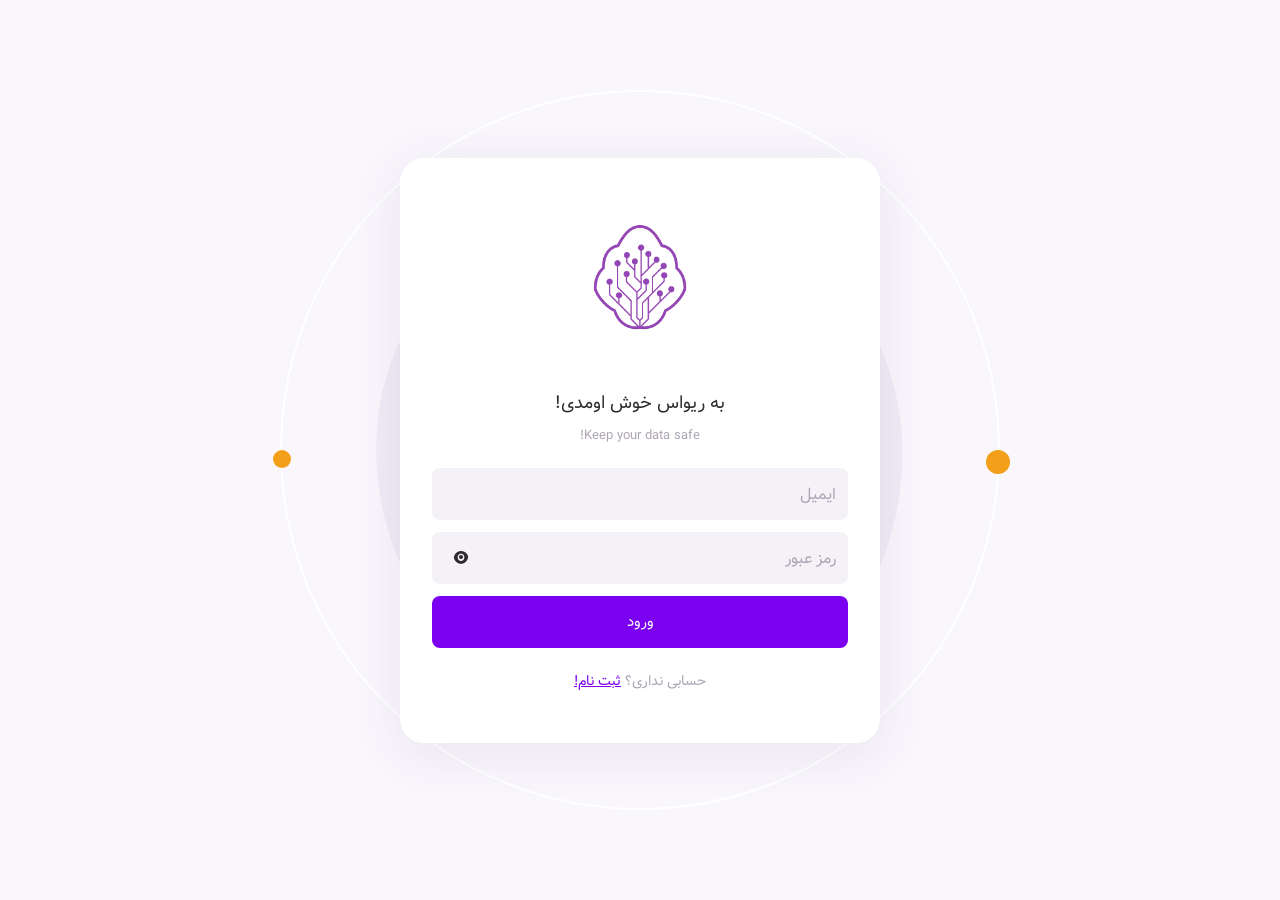
<file: Front/index.html>
<!DOCTYPE html>
<html lang="fa" dir="rtl">
  <head>
    <meta charset="UTF-8">
    <meta http-equiv="X-UA-Compatible" content="IE=edge" >
    <meta name="viewport" content="width=device-width, initial-scale=1.0" >
    <title>Login page</title>
    <link rel="stylesheet" href="./css/mainlog.css" >
    <!-- <link rel="preconnect" href="https://fonts.googleapis.com" >
    <link rel="preconnect" href="https://fonts.gstatic.com" crossorigin >
    <link
      href="https://fonts.googleapis.com/css2?family=Poppins:wght@300;400;500&display=swap"
      rel="stylesheet">
    <link
      rel="stylesheet"
      href="https://fonts.googleapis.com/css2?family=Material+Symbols+Outlined:opsz,wght,FILL,GRAD@24,400,0,0"> -->
      <link rel="stylesheet" href="./fonts/remixicon.css">
  </head>
  <body>
    <div class="container">

      <img src="image/blob.svg" class="blob" />
      <div class="orbit"></div>

      <div class="log--page sign-in-div">
        <div class="image-login-top">
          <img src="./image/rivas2.png" />
        </div>
        <div class="h-tag-top">
          <h2>به ریواس خوش اومدی!</h2>
          <h3 id="sign-in-error">Keep your data safe!</h3>
        </div>
        <form class="form">
          <div class="textbox">
            <input required type="text" id="sign-in-email">
            <label>ایمیل</label>
          </div>
          <div class="textbox">
            <input required  type="text" id="sign-in-password" >
             <div class="eye-icon" >
               <i class="ri-eye-fill" id="eye-icon-sign-in"></i>
             </div>
            <label>رمز عبور</label>
          </div>
          <button type="submit" id="subbtn-login">ورود</button>
        </form>
        <p class="footer">حسابی نداری؟ <a href="./upload.html">ثبت نام!</a></p>
      </div>
    </div>
    <script src="./js/jQuery.js"></script>
    <script src="./js/api-config.js"></script>
    <script src="./js/log.js"></script>
  </body>
</html>
</file>
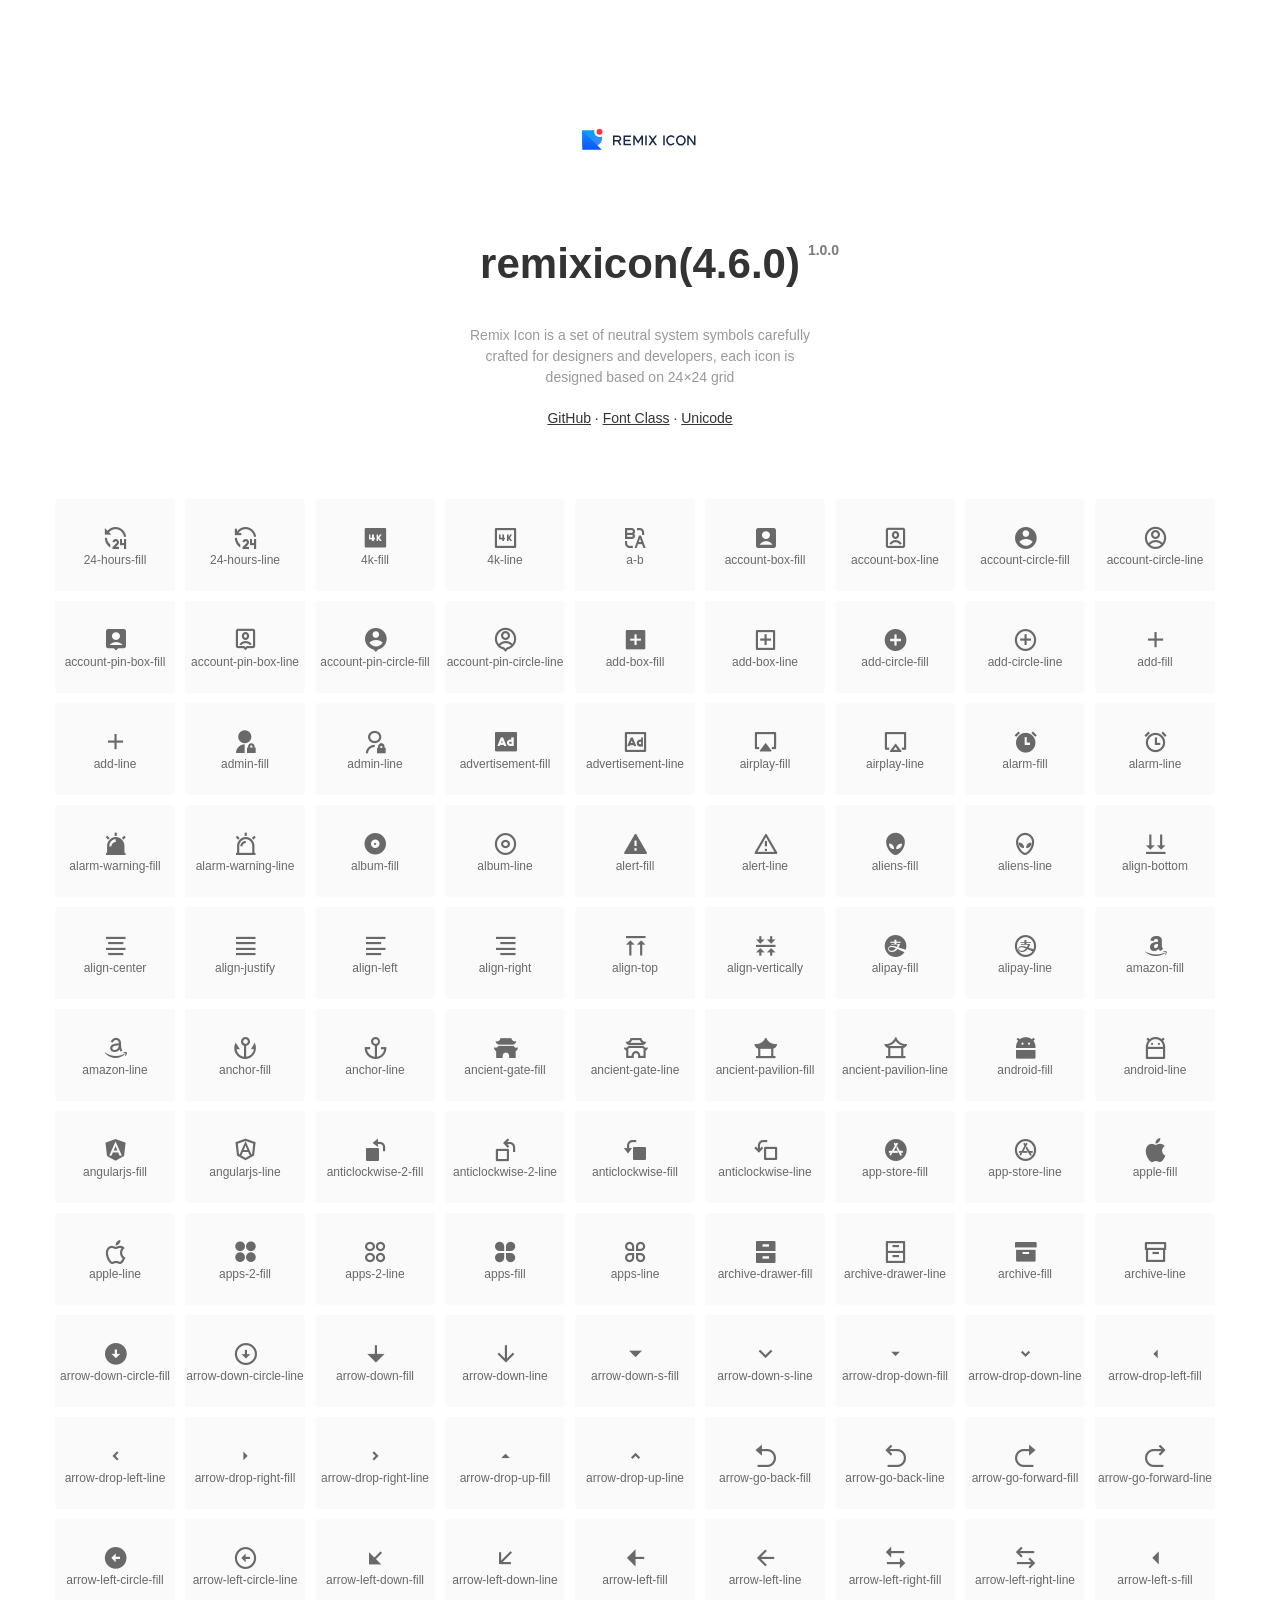
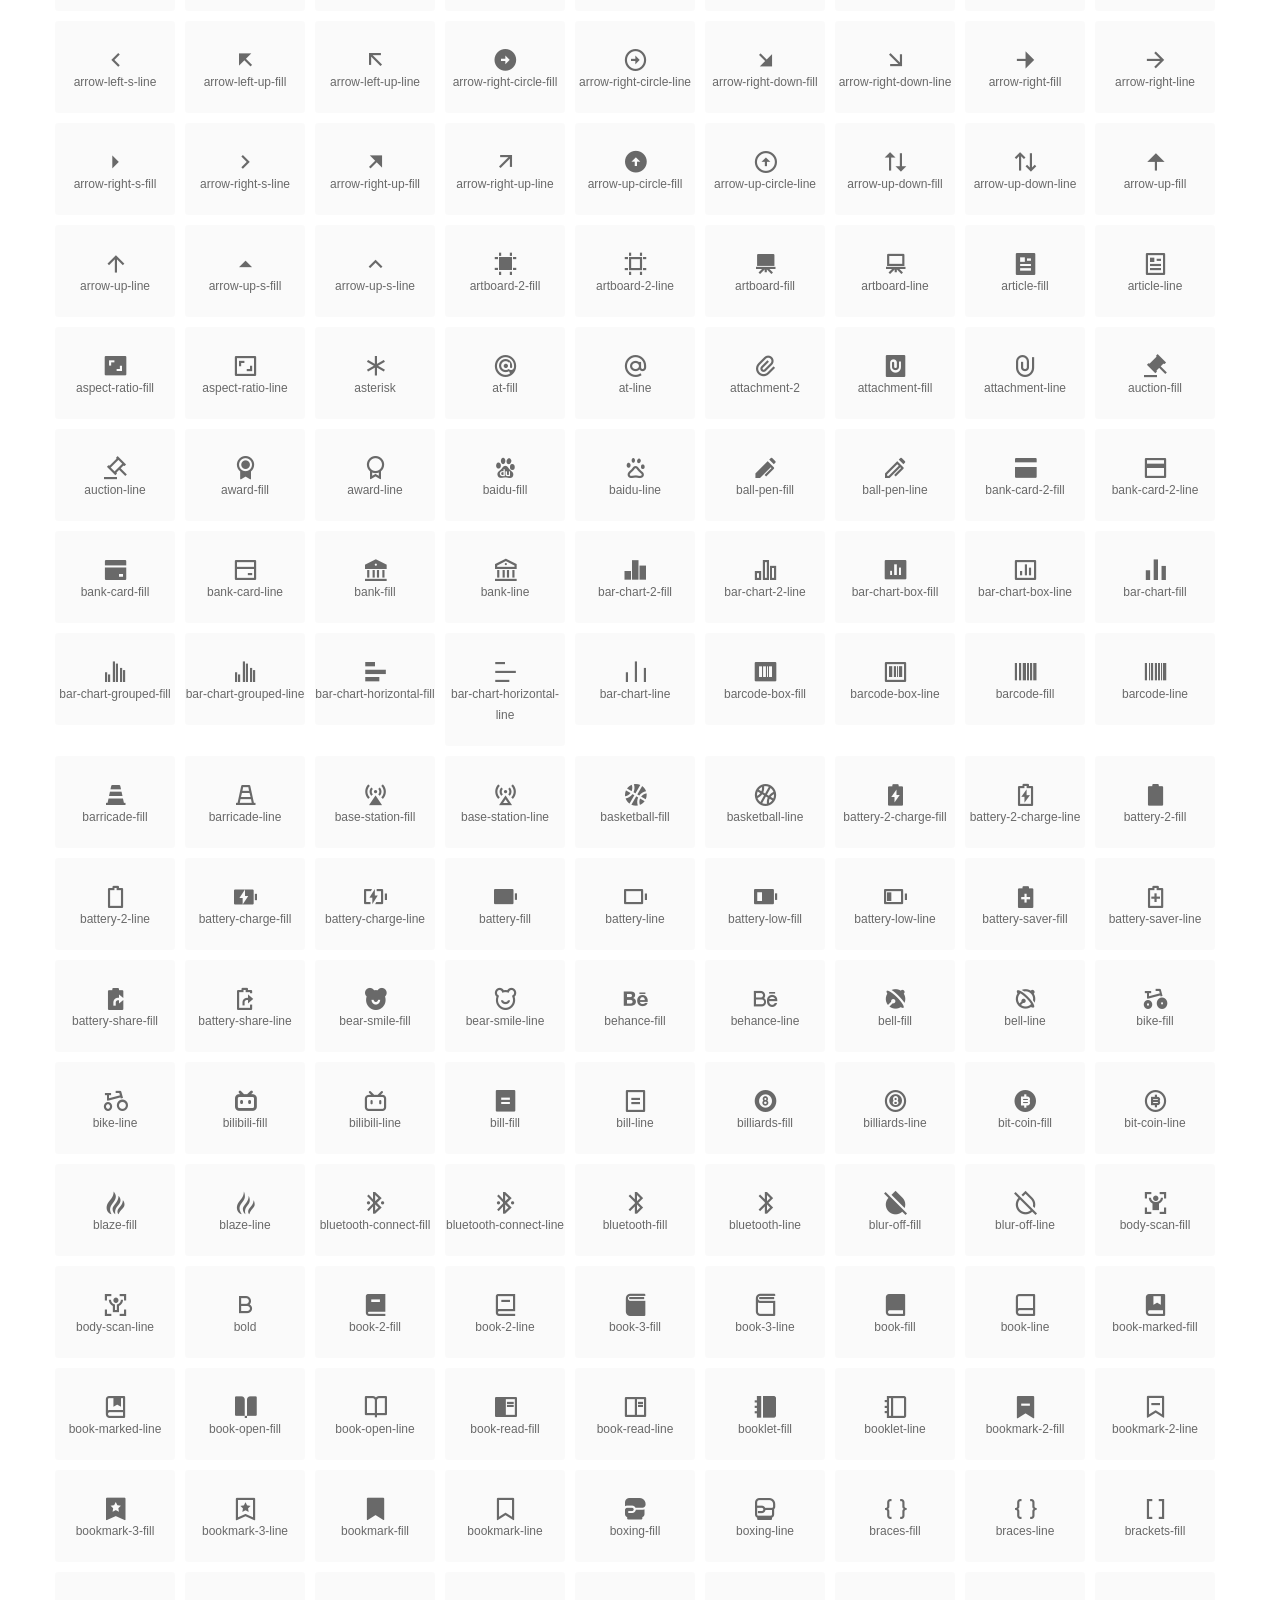
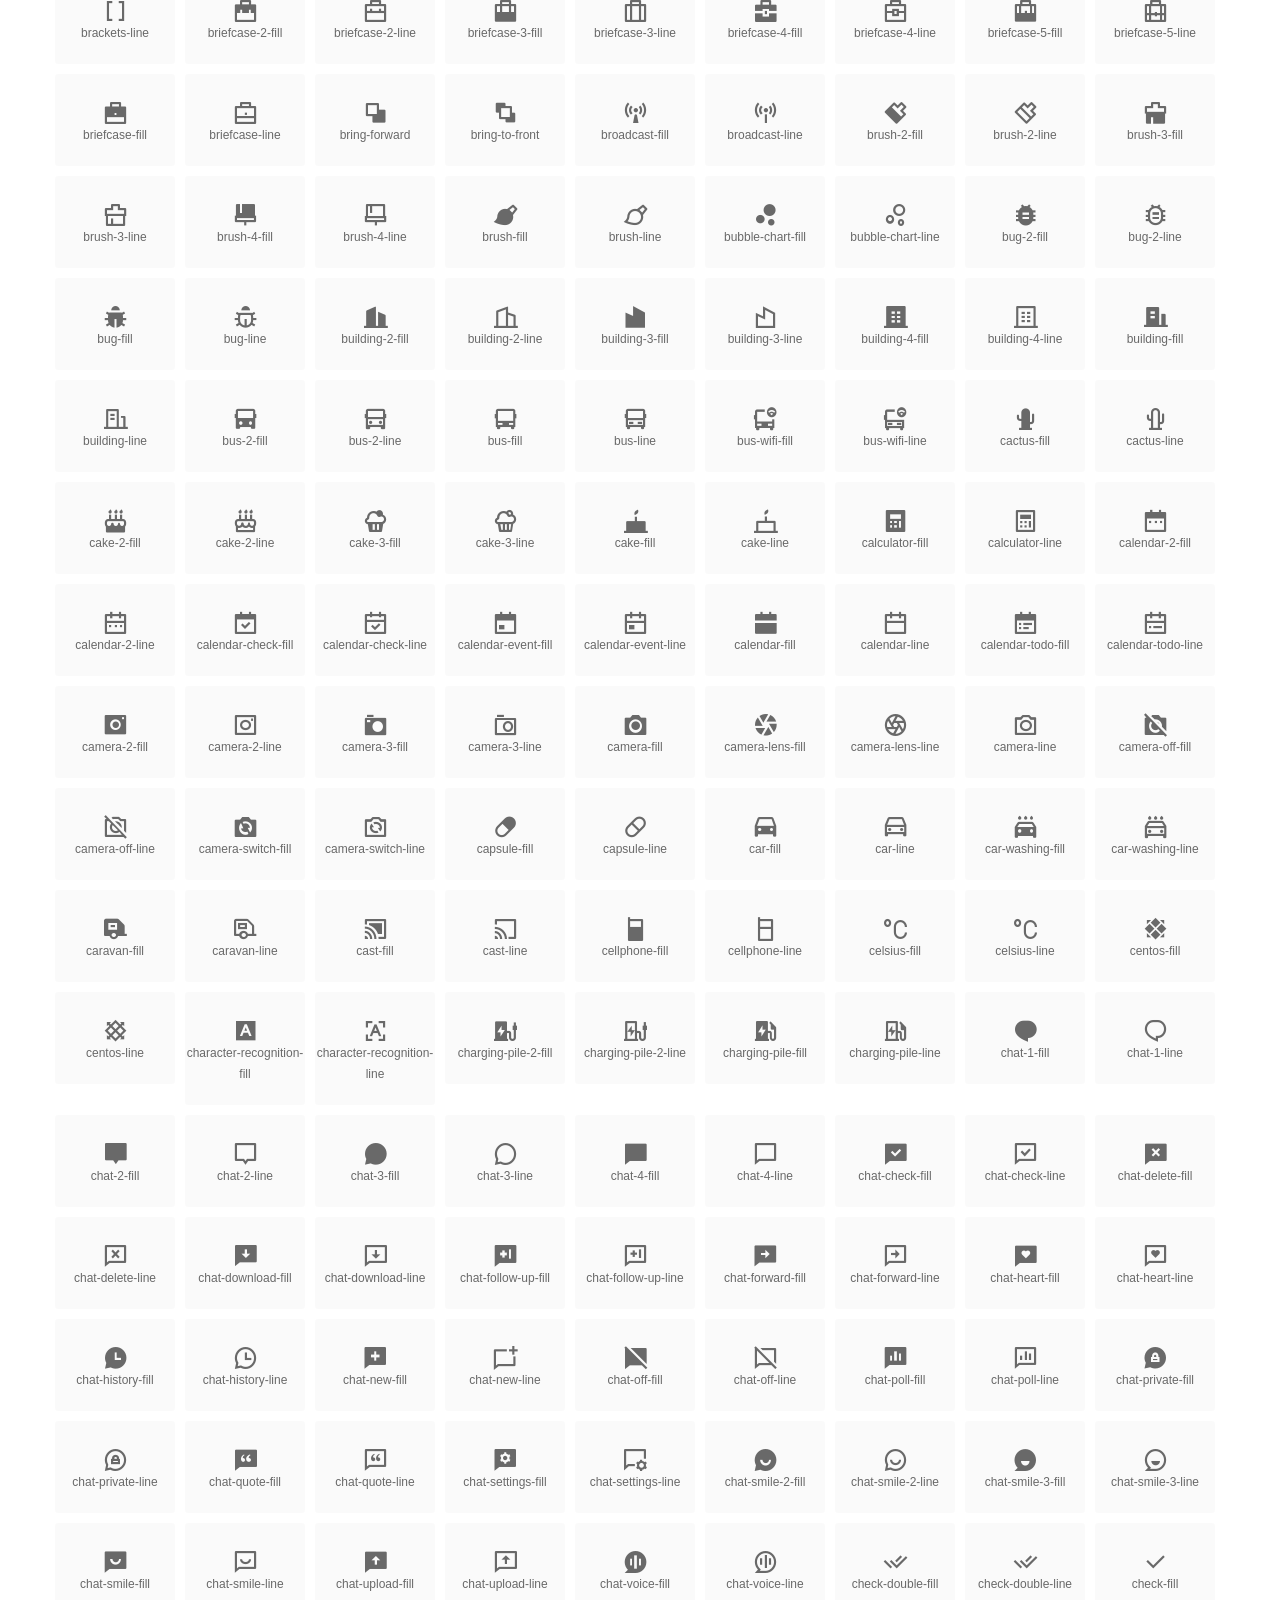
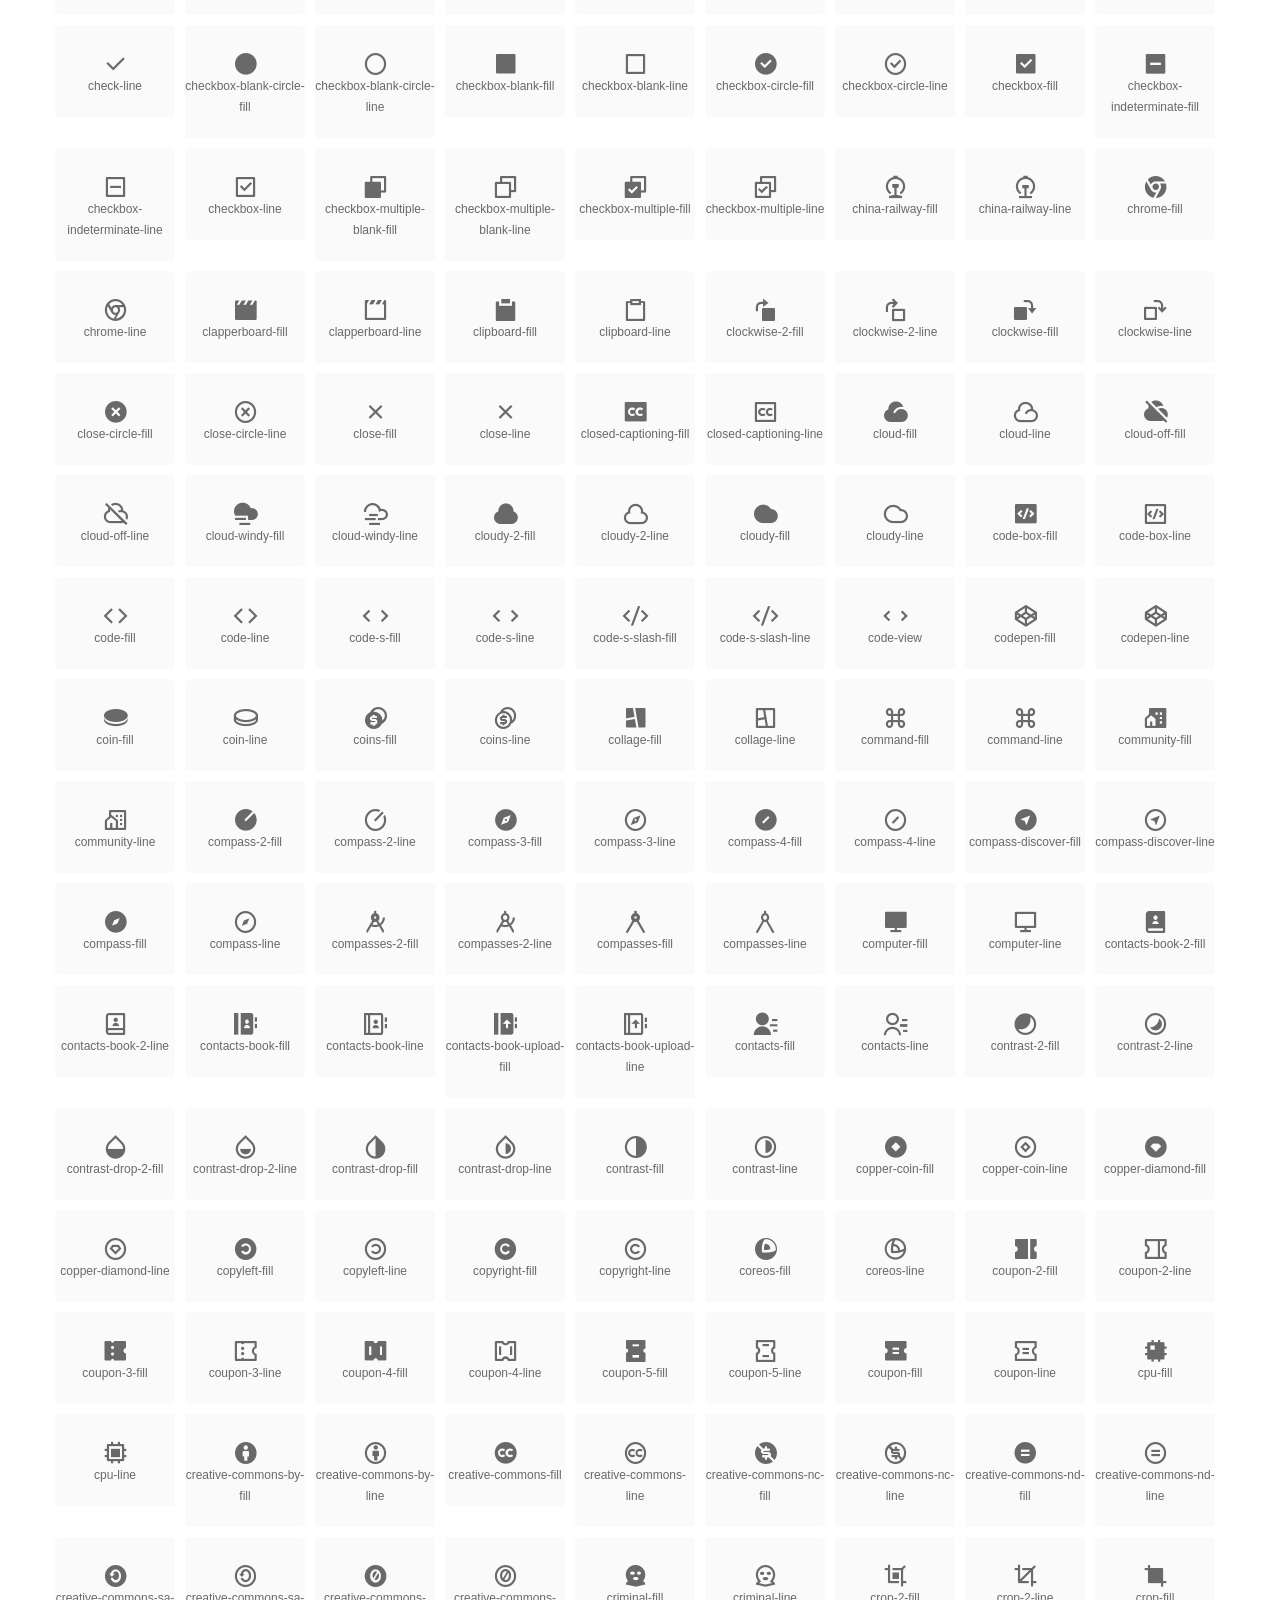
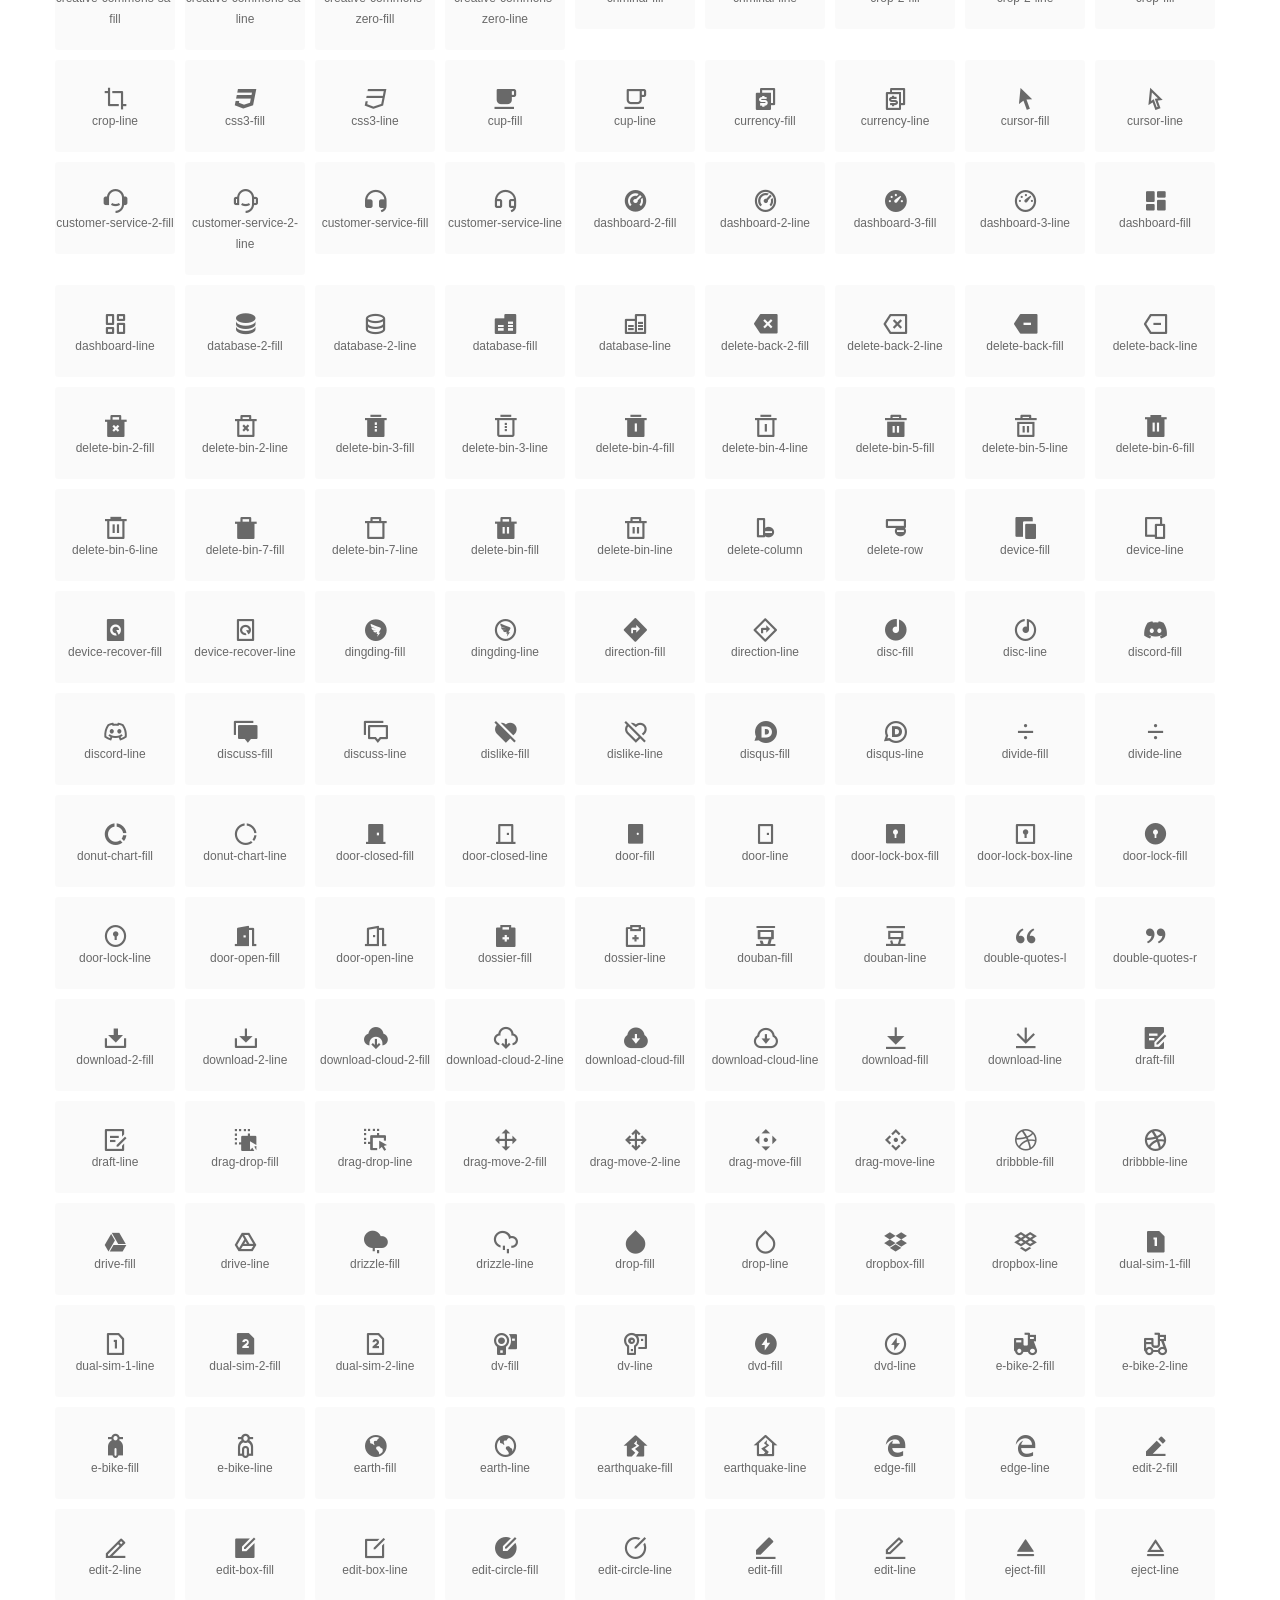
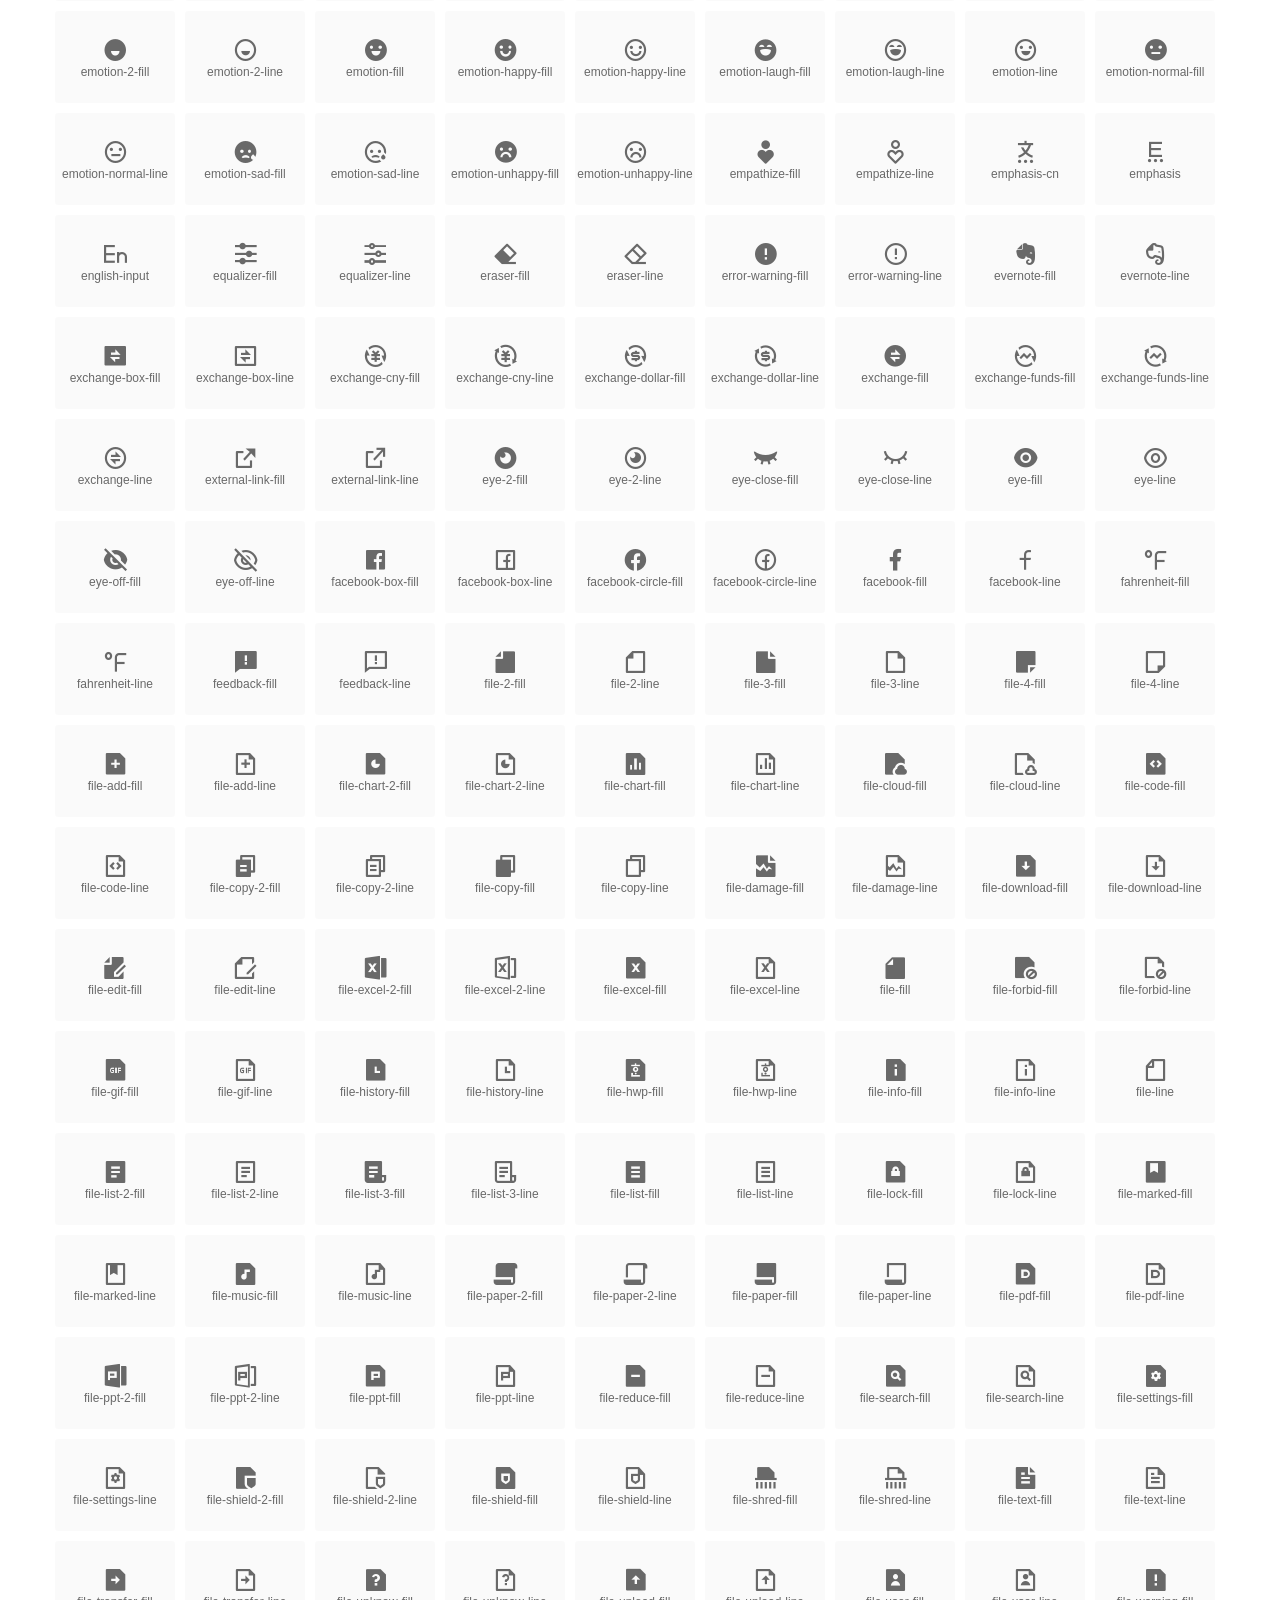
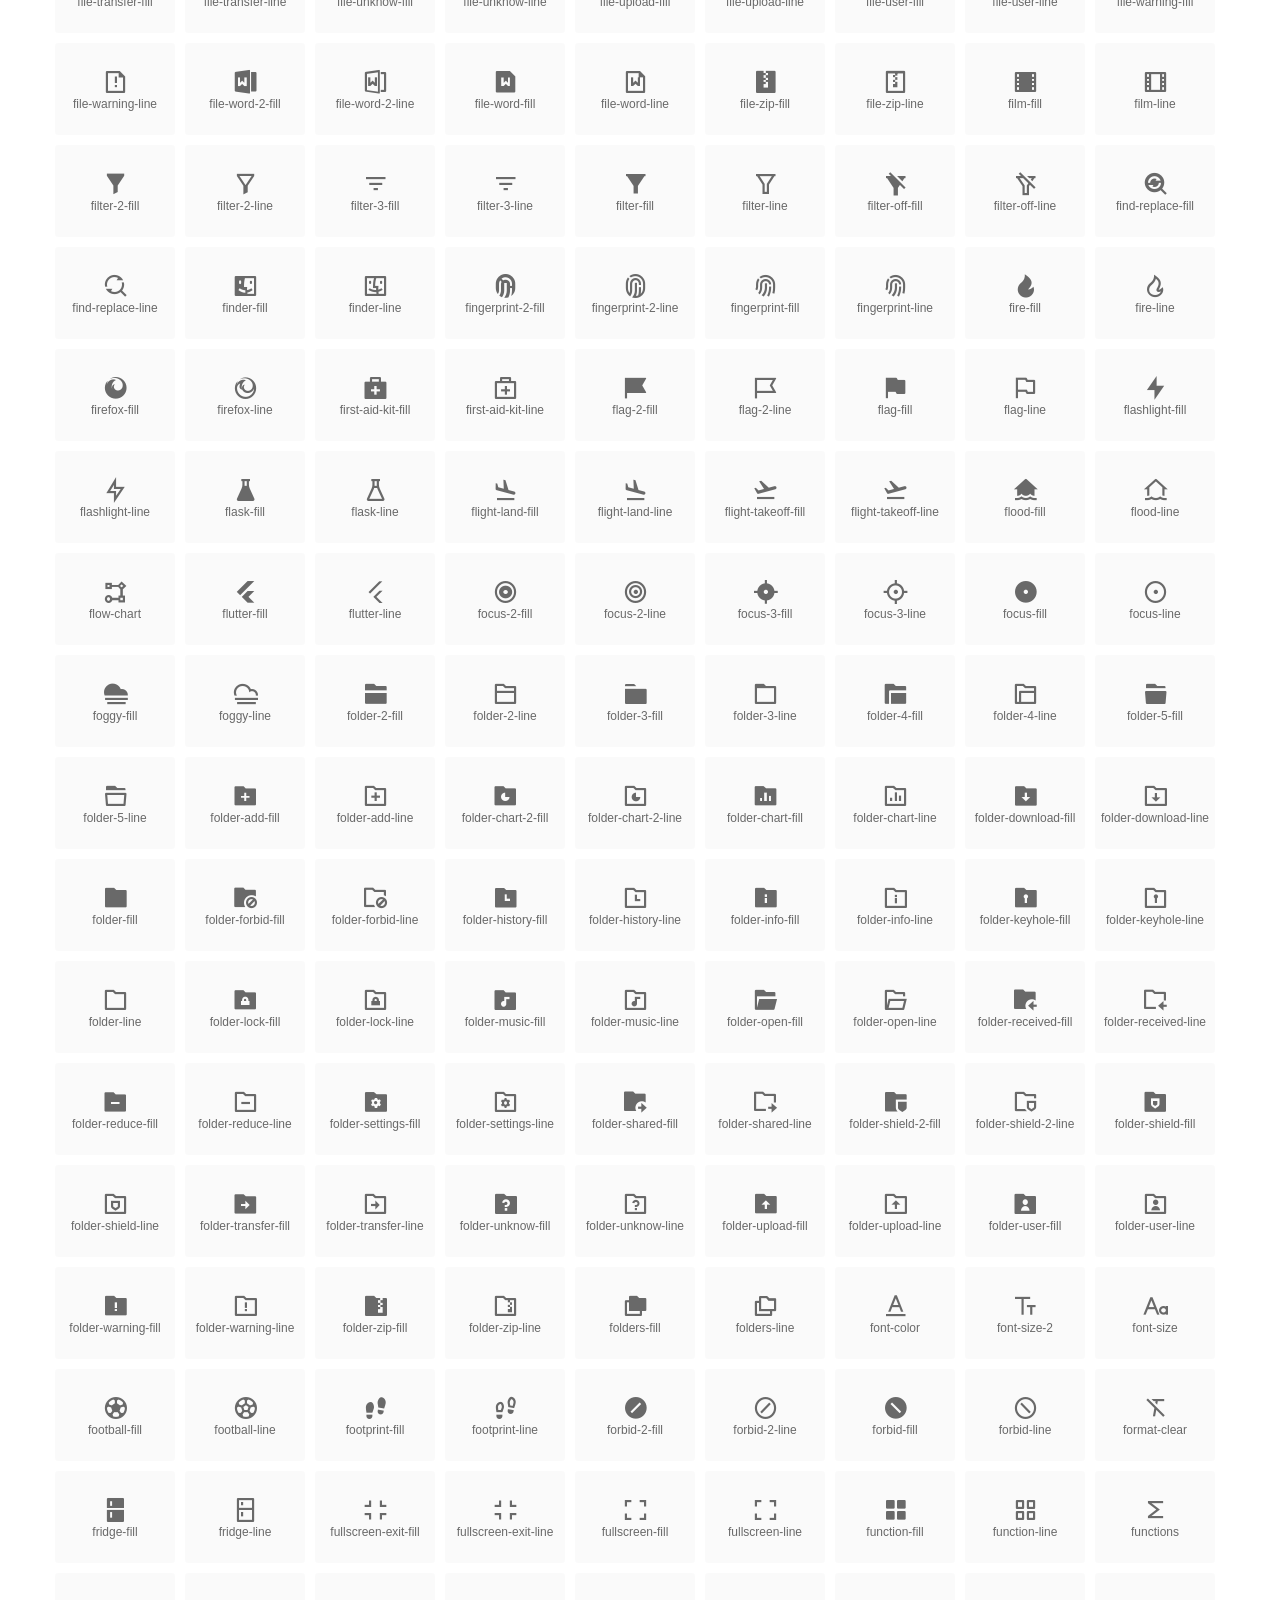
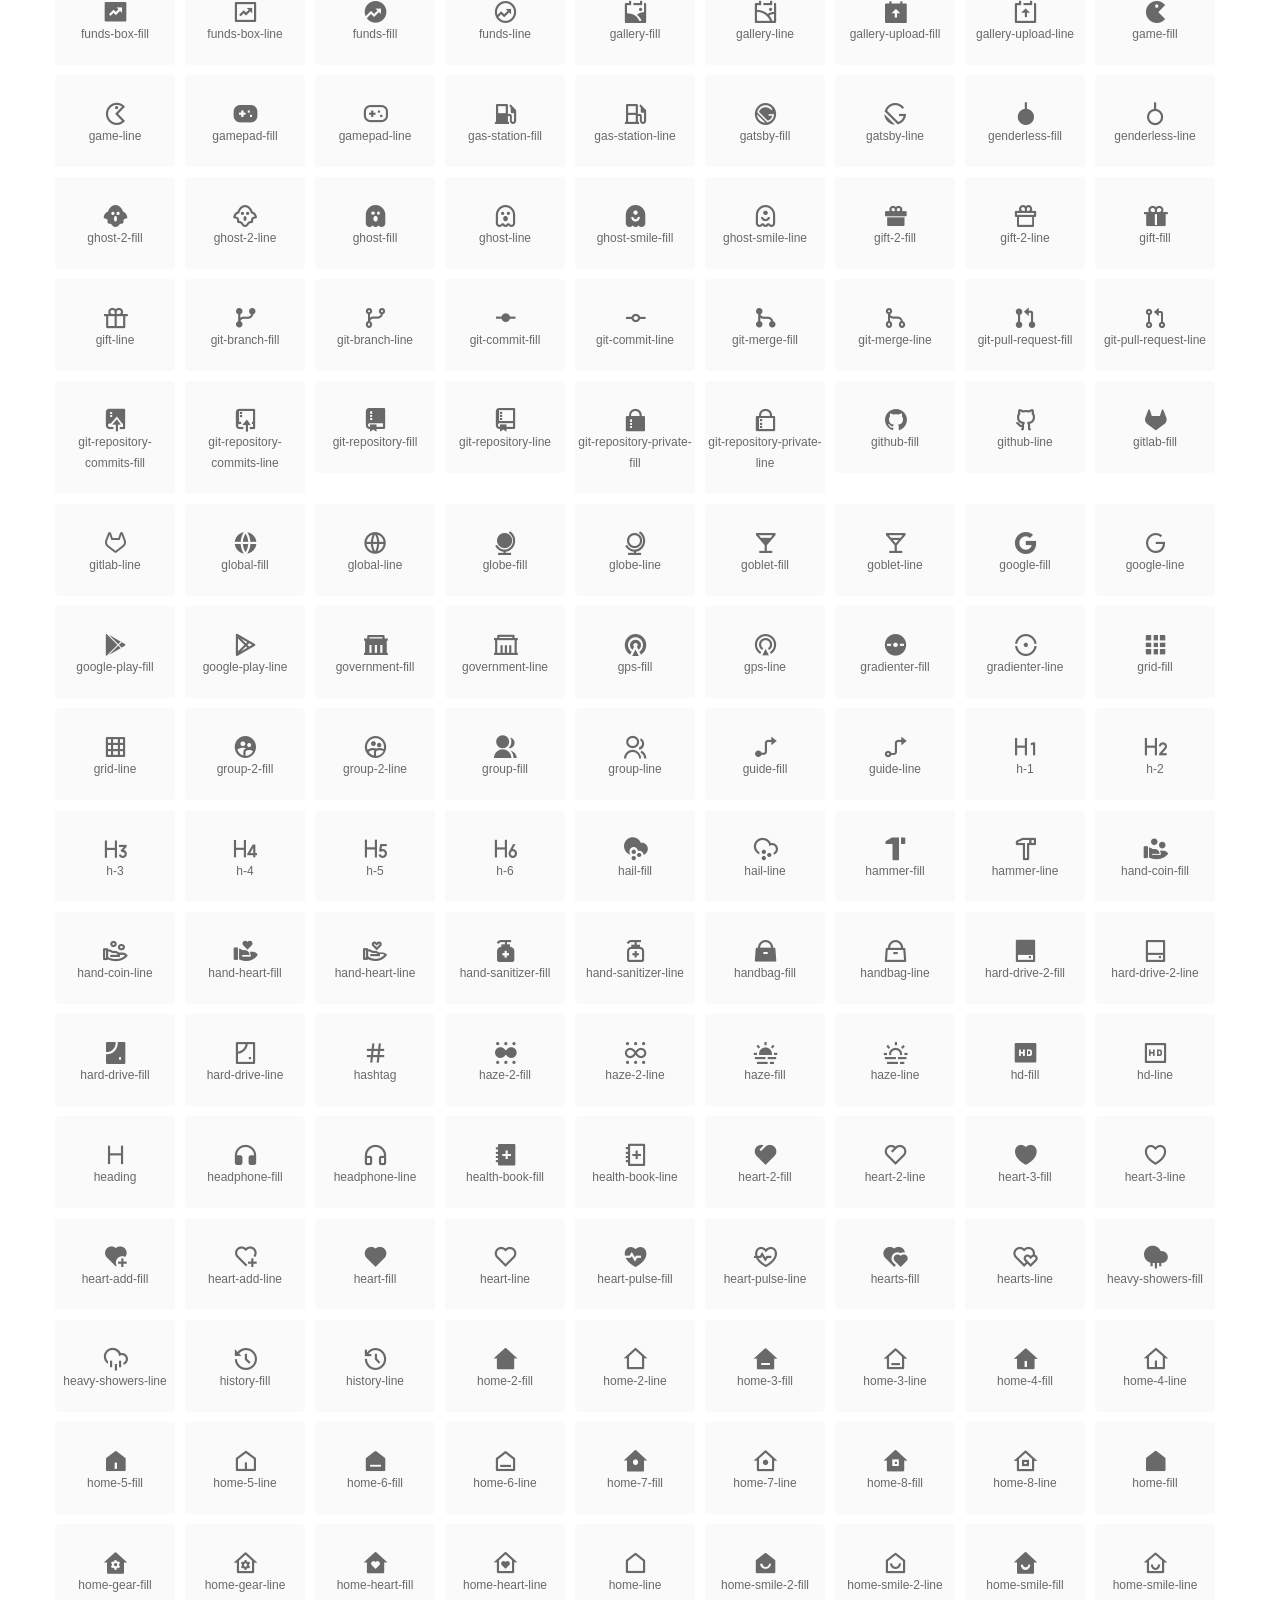
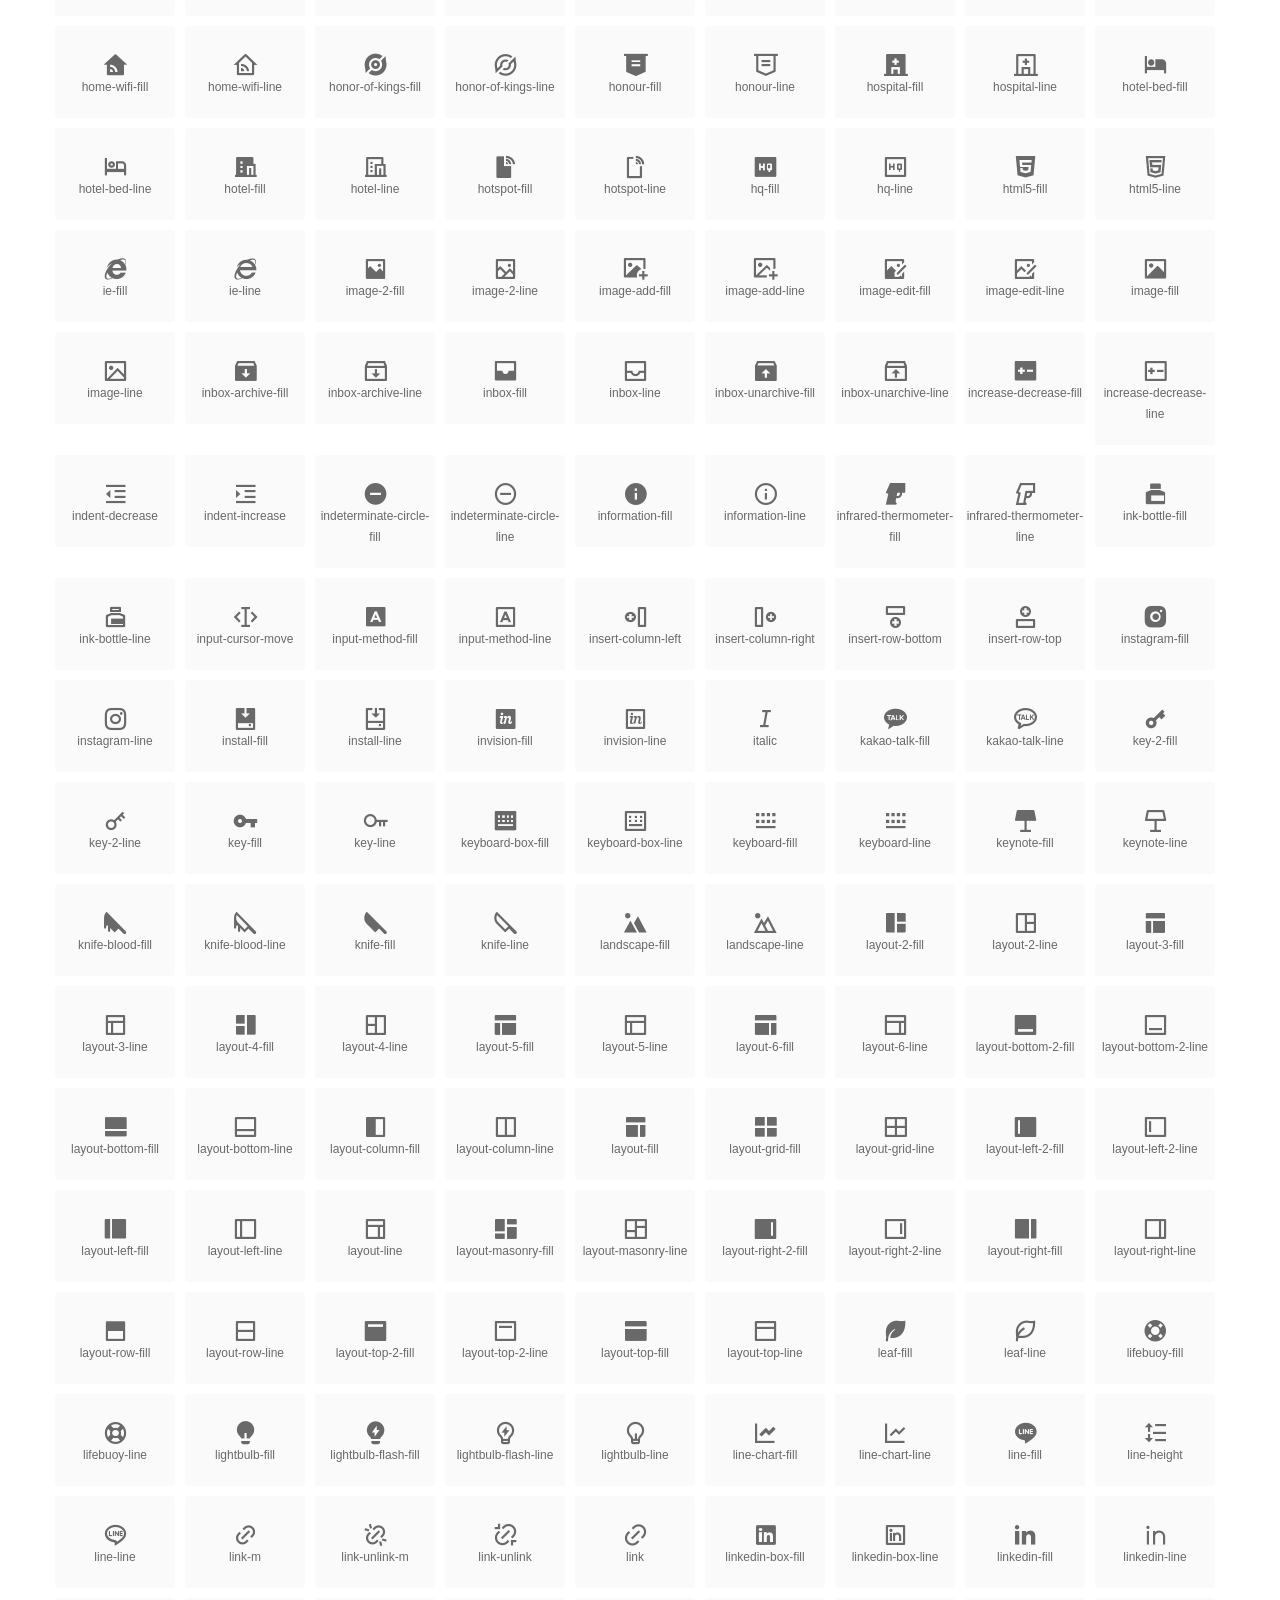
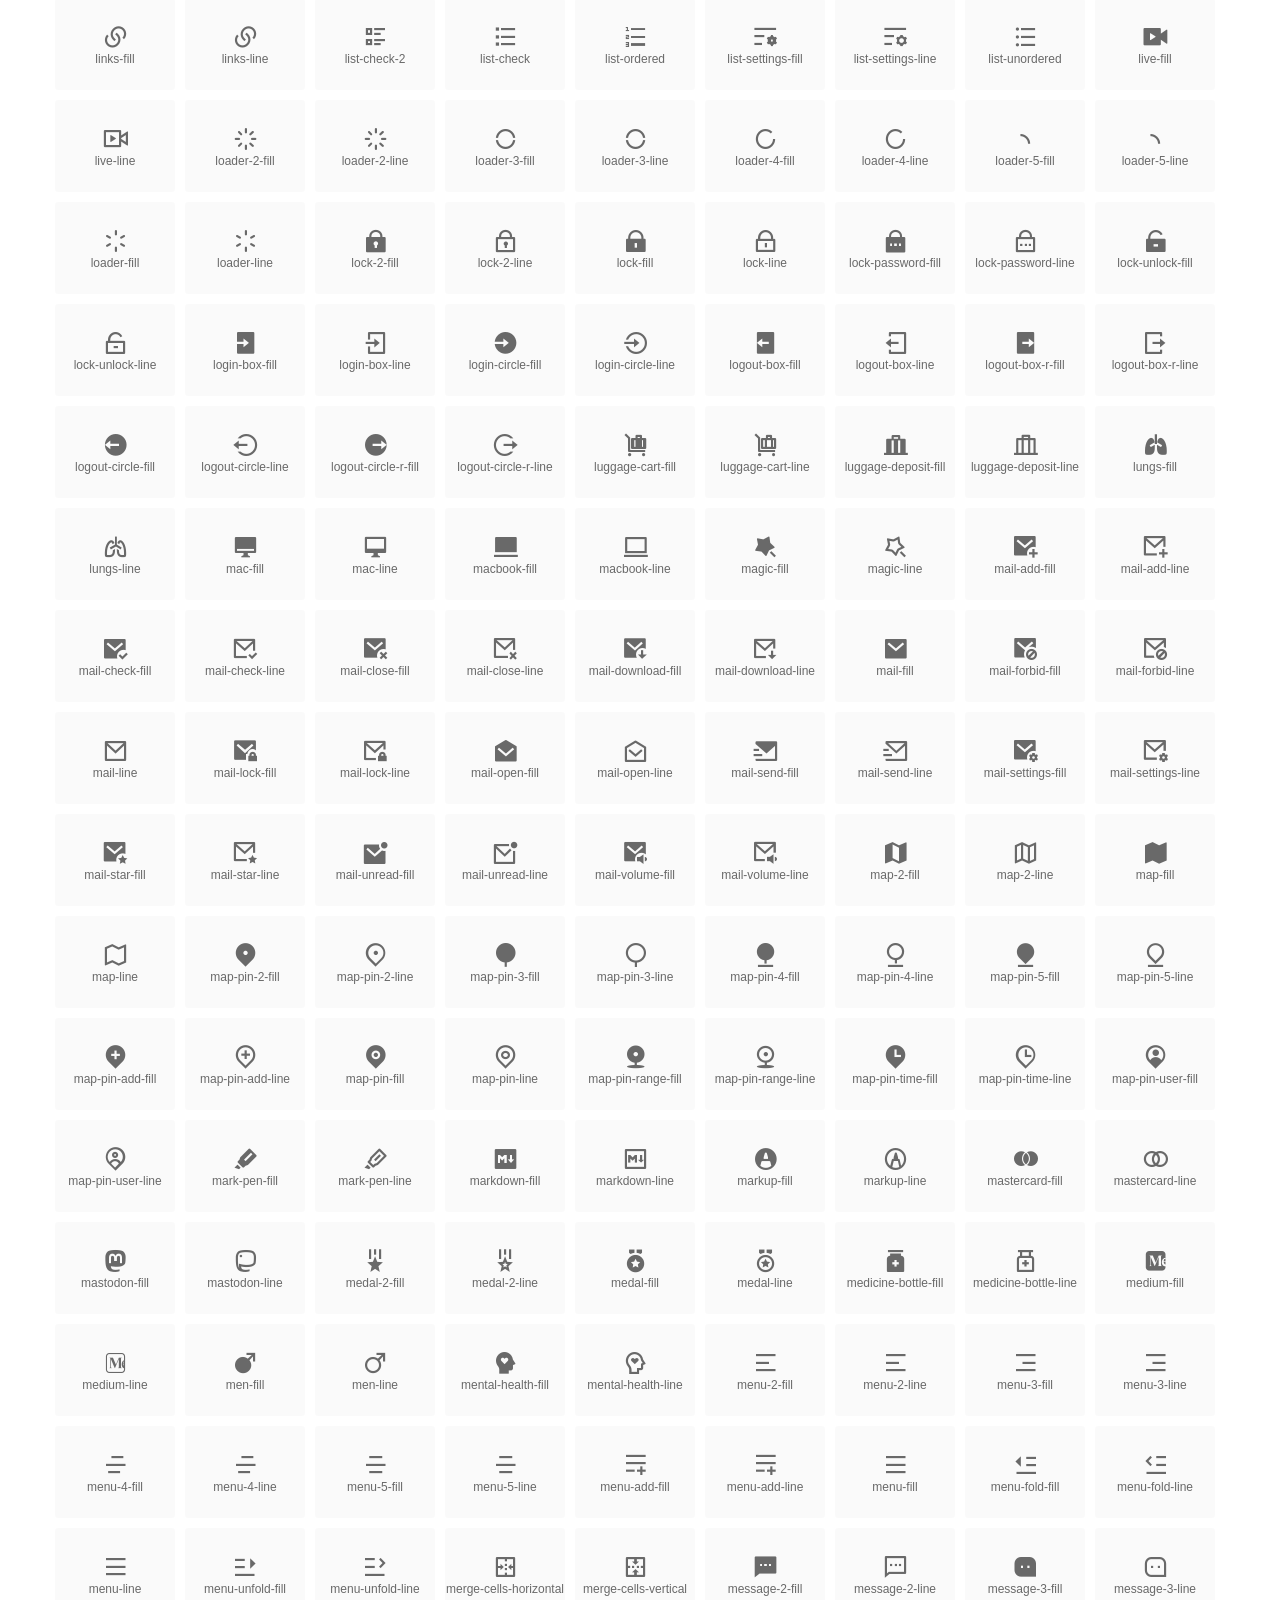
<file: Front/fonts/index.html>
<!DOCTYPE html>
<html lang="en">
<head>
  <meta charset="UTF-8">
  <title>remixicon(4.6.0)</title>
  <meta name="viewport" content="width=device-width,minimum-scale=1.0,maximum-scale=1.0,user-scalable=no">
   
  <meta name="description" content="Remix Icon is a set of neutral system symbols carefully crafted for designers and developers, each icon is designed based on 24×24 grid">
   
  <meta name="keywords" content="remixicon,TTF,EOT,WOFF,WOFF2,SVG">
  
  
  
  <link rel="stylesheet" href="remixicon.css" />
  
  <style>
    *{margin: 0;padding: 0;list-style: none;}
    body { color: #696969; font: 12px/1.5 tahoma, arial, \5b8b\4f53, sans-serif; }
    a { color: #333; text-decoration: underline; }
    a:hover { color: rgb(9, 73, 209); }
    .header { color: #333; text-align: center; padding: 80px 0 60px 0; min-height: 153px; font-size: 14px; }
    .header .logo svg { height: 120px; width: 120px; }
    .header h1 { font-size: 42px; padding: 26px 0 10px 0; }
    .header sup {font-size: 14px; margin: 8px 0 0 8px; position: absolute; color: #7b7b7b; }
    .info {
      color: #999;
      font-weight: normal;
      max-width: 346px;
      margin: 0 auto;
      padding: 20px 0;
      font-size: 14px;
    }

    .icons { max-width: 1190px; margin: 0 auto; }
    .icons ul { text-align: center; }
    .icons ul li {
      vertical-align: top;
      width: 120px;
      display: inline-block;
      text-align: center;
      background-color: rgba(0,0,0,.02);
      border-radius: 3px;
      padding: 29px 0 10px 0;
      margin-right: 10px;
      margin-top: 10px;
      transition: all 0.6s ease;
    }
    .icons ul li:hover { background-color: rgba(0,0,0,.06); }
    .icons ul li:hover span { color: #3c75e4; opacity: 1; }
    .icons ul li .unicode { color: #8c8c8c; opacity: 0.3; }
    .icons ul li h4 {
      font-weight: normal;
      padding: 10px 0 5px 0;
      display: block;
      color: #8c8c8c;
      font-size: 14px;
      line-height: 12px;
      opacity: 0.8;
    }
    .icons ul li:hover h4 { opacity: 1; }
    .icons ul li svg { width: 24px; height: 24px; }
    .icons ul li:hover { color: #3c75e4; }
    .footer { text-align: center; padding: 10px 0 90px 0; }
    .footer a { text-align: center; padding: 10px 0 90px 0; color: #696969;}
    .footer a:hover { color: #0949d1; }
    .links { text-align: center; padding: 50px 0 0 0; font-size: 14px; }
    
    .icons ul li.class-icon { font-size: 21px; line-height: 21px; padding-bottom: 20px; }
    .icons ul li.class-icon p{ font-size: 12px; }
    .icons ul li.class-icon [class^="ri-"]{ font-size: 26px; }
    
    
    
  </style>
  
</head>

<body>
  
  <div class="header">
    
    <div class="logo">
      <a href="./"><svg width="160" height="32" viewBox="0 0 160 32" fill="none" xmlns="http://www.w3.org/2000/svg">
<path d="M121.5 9.80005C123.33 9.80005 124.984 10.5797 126.165 11.8344L124.75 13.2496C123.929 12.3549 122.773 11.8 121.5 11.8C119.029 11.8 117 13.891 117 16.5C117 19.1091 119.029 21.2 121.5 21.2C122.773 21.2 123.929 20.6452 124.75 19.7505L126.165 21.1657C124.984 22.4204 123.33 23.2 121.5 23.2C117.91 23.2 115 20.2004 115 16.5C115 12.7997 117.91 9.80005 121.5 9.80005Z" fill="#1A2947"/>
<path d="M113 10V23H111V10H113Z" fill="#1A2947"/>
<path d="M154 23V9.99988H152L152 19.6019L144.997 9.99988L143 10.0039V23H145L145 13.3969L152 23H154Z" fill="#1A2947"/>
<path d="M68 10V12H60V15.5H67V17.5H60V21H68V23H58V10H68Z" fill="#1A2947"/>
<path d="M82 10L77.4999 17.201L73 10H71V23H73V13.775L77.4999 20.975L82 13.773V23H84V10H82Z" fill="#1A2947"/>
<path d="M89 10V23H87V10H89Z" fill="#1A2947"/>
<path d="M96.9999 14.7565L93.6689 9.99951H91.2279L95.7789 16.4995L91.2289 22.9995H93.6689L96.9999 18.2435L100.33 22.9995H102.772L98.2209 16.4995L102.773 9.99951H100.33L96.9999 14.7565Z" fill="#1A2947"/>
<path fill-rule="evenodd" clip-rule="evenodd" d="M141 16.5C141 12.7997 138.09 9.80005 134.5 9.80005C130.91 9.80005 128 12.7997 128 16.5C128 20.2004 130.91 23.2 134.5 23.2C138.09 23.2 141 20.2004 141 16.5ZM130 16.5C130 13.891 132.029 11.8 134.5 11.8C136.971 11.8 139 13.891 139 16.5C139 19.1091 136.971 21.2 134.5 21.2C132.029 21.2 130 19.1091 130 16.5Z" fill="#1A2947"/>
<path fill-rule="evenodd" clip-rule="evenodd" d="M51 10C53.2091 10 55 11.7909 55 14C55 15.7175 53.9176 17.1821 52.3977 17.749L55.1901 22.999H52.9251L50.267 18H46V23H44V10H51ZM46 11.999V15.999L51 16C52.1046 16 53 15.1046 53 14C53 12.8955 52.1 12 51 12L46 11.999Z" fill="#1A2947"/>
<path fill-rule="evenodd" clip-rule="evenodd" d="M19.2887 3.00389C19.1928 3.0013 19.0965 3 19 3H3V24H19C24.799 24 29.5 19.299 29.5 13.5C29.5 12.7108 29.4129 11.942 29.2479 11.2025C28.2772 11.7119 27.1722 12 26 12C22.134 12 19 8.86599 19 5C19 4.30645 19.1009 3.63646 19.2887 3.00389Z" fill="url(#paint0_linear_960_1054)"/>
<g filter="url(#filter0_b_960_1054)">
<path fill-rule="evenodd" clip-rule="evenodd" d="M3 3L29 29H3V3Z" fill="url(#paint1_linear_960_1054)"/>
</g>
<circle cx="26" cy="5" r="4" fill="url(#paint2_linear_960_1054)"/>
<defs>
<filter id="filter0_b_960_1054" x="-2.43656" y="-2.43656" width="36.8731" height="36.8731" filterUnits="userSpaceOnUse" color-interpolation-filters="sRGB">
<feFlood flood-opacity="0" result="BackgroundImageFix"/>
<feGaussianBlur in="BackgroundImage" stdDeviation="2.71828"/>
<feComposite in2="SourceAlpha" operator="in" result="effect1_backgroundBlur_960_1054"/>
<feBlend mode="normal" in="SourceGraphic" in2="effect1_backgroundBlur_960_1054" result="shape"/>
</filter>
<linearGradient id="paint0_linear_960_1054" x1="3" y1="3" x2="3" y2="24" gradientUnits="userSpaceOnUse">
<stop stop-color="#05A0FA"/>
<stop offset="1" stop-color="#4785FF"/>
</linearGradient>
<linearGradient id="paint1_linear_960_1054" x1="3" y1="3" x2="3" y2="29" gradientUnits="userSpaceOnUse">
<stop stop-color="#1A8CFF"/>
<stop offset="1" stop-color="#0557FA"/>
</linearGradient>
<linearGradient id="paint2_linear_960_1054" x1="22" y1="1" x2="22" y2="9" gradientUnits="userSpaceOnUse">
<stop stop-color="#FF463A"/>
<stop offset="1" stop-color="#FF1F5A"/>
</linearGradient>
</defs>
</svg>
</a>
    </div>
    
    <h1>remixicon(4.6.0)<sup>1.0.0</sup></h1>
    <div class="info">
      Remix Icon is a set of neutral system symbols carefully crafted for designers and developers, each icon is designed based on 24×24 grid
    </div>
    <p>
      
      <a href="https://github.com/Remix-Design/remixicon.git">GitHub</a> · 
      
      <a href="index.html">Font Class</a> · 
      
      <a href="unicode.html">Unicode</a>
      
    </p>
  </div>
  <div class="icons">
    <ul>
      <li class="class-icon"><i class="ri-24-hours-fill"></i><p class="name">24-hours-fill</p></li><li class="class-icon"><i class="ri-24-hours-line"></i><p class="name">24-hours-line</p></li><li class="class-icon"><i class="ri-4k-fill"></i><p class="name">4k-fill</p></li><li class="class-icon"><i class="ri-4k-line"></i><p class="name">4k-line</p></li><li class="class-icon"><i class="ri-a-b"></i><p class="name">a-b</p></li><li class="class-icon"><i class="ri-account-box-fill"></i><p class="name">account-box-fill</p></li><li class="class-icon"><i class="ri-account-box-line"></i><p class="name">account-box-line</p></li><li class="class-icon"><i class="ri-account-circle-fill"></i><p class="name">account-circle-fill</p></li><li class="class-icon"><i class="ri-account-circle-line"></i><p class="name">account-circle-line</p></li><li class="class-icon"><i class="ri-account-pin-box-fill"></i><p class="name">account-pin-box-fill</p></li><li class="class-icon"><i class="ri-account-pin-box-line"></i><p class="name">account-pin-box-line</p></li><li class="class-icon"><i class="ri-account-pin-circle-fill"></i><p class="name">account-pin-circle-fill</p></li><li class="class-icon"><i class="ri-account-pin-circle-line"></i><p class="name">account-pin-circle-line</p></li><li class="class-icon"><i class="ri-add-box-fill"></i><p class="name">add-box-fill</p></li><li class="class-icon"><i class="ri-add-box-line"></i><p class="name">add-box-line</p></li><li class="class-icon"><i class="ri-add-circle-fill"></i><p class="name">add-circle-fill</p></li><li class="class-icon"><i class="ri-add-circle-line"></i><p class="name">add-circle-line</p></li><li class="class-icon"><i class="ri-add-fill"></i><p class="name">add-fill</p></li><li class="class-icon"><i class="ri-add-line"></i><p class="name">add-line</p></li><li class="class-icon"><i class="ri-admin-fill"></i><p class="name">admin-fill</p></li><li class="class-icon"><i class="ri-admin-line"></i><p class="name">admin-line</p></li><li class="class-icon"><i class="ri-advertisement-fill"></i><p class="name">advertisement-fill</p></li><li class="class-icon"><i class="ri-advertisement-line"></i><p class="name">advertisement-line</p></li><li class="class-icon"><i class="ri-airplay-fill"></i><p class="name">airplay-fill</p></li><li class="class-icon"><i class="ri-airplay-line"></i><p class="name">airplay-line</p></li><li class="class-icon"><i class="ri-alarm-fill"></i><p class="name">alarm-fill</p></li><li class="class-icon"><i class="ri-alarm-line"></i><p class="name">alarm-line</p></li><li class="class-icon"><i class="ri-alarm-warning-fill"></i><p class="name">alarm-warning-fill</p></li><li class="class-icon"><i class="ri-alarm-warning-line"></i><p class="name">alarm-warning-line</p></li><li class="class-icon"><i class="ri-album-fill"></i><p class="name">album-fill</p></li><li class="class-icon"><i class="ri-album-line"></i><p class="name">album-line</p></li><li class="class-icon"><i class="ri-alert-fill"></i><p class="name">alert-fill</p></li><li class="class-icon"><i class="ri-alert-line"></i><p class="name">alert-line</p></li><li class="class-icon"><i class="ri-aliens-fill"></i><p class="name">aliens-fill</p></li><li class="class-icon"><i class="ri-aliens-line"></i><p class="name">aliens-line</p></li><li class="class-icon"><i class="ri-align-bottom"></i><p class="name">align-bottom</p></li><li class="class-icon"><i class="ri-align-center"></i><p class="name">align-center</p></li><li class="class-icon"><i class="ri-align-justify"></i><p class="name">align-justify</p></li><li class="class-icon"><i class="ri-align-left"></i><p class="name">align-left</p></li><li class="class-icon"><i class="ri-align-right"></i><p class="name">align-right</p></li><li class="class-icon"><i class="ri-align-top"></i><p class="name">align-top</p></li><li class="class-icon"><i class="ri-align-vertically"></i><p class="name">align-vertically</p></li><li class="class-icon"><i class="ri-alipay-fill"></i><p class="name">alipay-fill</p></li><li class="class-icon"><i class="ri-alipay-line"></i><p class="name">alipay-line</p></li><li class="class-icon"><i class="ri-amazon-fill"></i><p class="name">amazon-fill</p></li><li class="class-icon"><i class="ri-amazon-line"></i><p class="name">amazon-line</p></li><li class="class-icon"><i class="ri-anchor-fill"></i><p class="name">anchor-fill</p></li><li class="class-icon"><i class="ri-anchor-line"></i><p class="name">anchor-line</p></li><li class="class-icon"><i class="ri-ancient-gate-fill"></i><p class="name">ancient-gate-fill</p></li><li class="class-icon"><i class="ri-ancient-gate-line"></i><p class="name">ancient-gate-line</p></li><li class="class-icon"><i class="ri-ancient-pavilion-fill"></i><p class="name">ancient-pavilion-fill</p></li><li class="class-icon"><i class="ri-ancient-pavilion-line"></i><p class="name">ancient-pavilion-line</p></li><li class="class-icon"><i class="ri-android-fill"></i><p class="name">android-fill</p></li><li class="class-icon"><i class="ri-android-line"></i><p class="name">android-line</p></li><li class="class-icon"><i class="ri-angularjs-fill"></i><p class="name">angularjs-fill</p></li><li class="class-icon"><i class="ri-angularjs-line"></i><p class="name">angularjs-line</p></li><li class="class-icon"><i class="ri-anticlockwise-2-fill"></i><p class="name">anticlockwise-2-fill</p></li><li class="class-icon"><i class="ri-anticlockwise-2-line"></i><p class="name">anticlockwise-2-line</p></li><li class="class-icon"><i class="ri-anticlockwise-fill"></i><p class="name">anticlockwise-fill</p></li><li class="class-icon"><i class="ri-anticlockwise-line"></i><p class="name">anticlockwise-line</p></li><li class="class-icon"><i class="ri-app-store-fill"></i><p class="name">app-store-fill</p></li><li class="class-icon"><i class="ri-app-store-line"></i><p class="name">app-store-line</p></li><li class="class-icon"><i class="ri-apple-fill"></i><p class="name">apple-fill</p></li><li class="class-icon"><i class="ri-apple-line"></i><p class="name">apple-line</p></li><li class="class-icon"><i class="ri-apps-2-fill"></i><p class="name">apps-2-fill</p></li><li class="class-icon"><i class="ri-apps-2-line"></i><p class="name">apps-2-line</p></li><li class="class-icon"><i class="ri-apps-fill"></i><p class="name">apps-fill</p></li><li class="class-icon"><i class="ri-apps-line"></i><p class="name">apps-line</p></li><li class="class-icon"><i class="ri-archive-drawer-fill"></i><p class="name">archive-drawer-fill</p></li><li class="class-icon"><i class="ri-archive-drawer-line"></i><p class="name">archive-drawer-line</p></li><li class="class-icon"><i class="ri-archive-fill"></i><p class="name">archive-fill</p></li><li class="class-icon"><i class="ri-archive-line"></i><p class="name">archive-line</p></li><li class="class-icon"><i class="ri-arrow-down-circle-fill"></i><p class="name">arrow-down-circle-fill</p></li><li class="class-icon"><i class="ri-arrow-down-circle-line"></i><p class="name">arrow-down-circle-line</p></li><li class="class-icon"><i class="ri-arrow-down-fill"></i><p class="name">arrow-down-fill</p></li><li class="class-icon"><i class="ri-arrow-down-line"></i><p class="name">arrow-down-line</p></li><li class="class-icon"><i class="ri-arrow-down-s-fill"></i><p class="name">arrow-down-s-fill</p></li><li class="class-icon"><i class="ri-arrow-down-s-line"></i><p class="name">arrow-down-s-line</p></li><li class="class-icon"><i class="ri-arrow-drop-down-fill"></i><p class="name">arrow-drop-down-fill</p></li><li class="class-icon"><i class="ri-arrow-drop-down-line"></i><p class="name">arrow-drop-down-line</p></li><li class="class-icon"><i class="ri-arrow-drop-left-fill"></i><p class="name">arrow-drop-left-fill</p></li><li class="class-icon"><i class="ri-arrow-drop-left-line"></i><p class="name">arrow-drop-left-line</p></li><li class="class-icon"><i class="ri-arrow-drop-right-fill"></i><p class="name">arrow-drop-right-fill</p></li><li class="class-icon"><i class="ri-arrow-drop-right-line"></i><p class="name">arrow-drop-right-line</p></li><li class="class-icon"><i class="ri-arrow-drop-up-fill"></i><p class="name">arrow-drop-up-fill</p></li><li class="class-icon"><i class="ri-arrow-drop-up-line"></i><p class="name">arrow-drop-up-line</p></li><li class="class-icon"><i class="ri-arrow-go-back-fill"></i><p class="name">arrow-go-back-fill</p></li><li class="class-icon"><i class="ri-arrow-go-back-line"></i><p class="name">arrow-go-back-line</p></li><li class="class-icon"><i class="ri-arrow-go-forward-fill"></i><p class="name">arrow-go-forward-fill</p></li><li class="class-icon"><i class="ri-arrow-go-forward-line"></i><p class="name">arrow-go-forward-line</p></li><li class="class-icon"><i class="ri-arrow-left-circle-fill"></i><p class="name">arrow-left-circle-fill</p></li><li class="class-icon"><i class="ri-arrow-left-circle-line"></i><p class="name">arrow-left-circle-line</p></li><li class="class-icon"><i class="ri-arrow-left-down-fill"></i><p class="name">arrow-left-down-fill</p></li><li class="class-icon"><i class="ri-arrow-left-down-line"></i><p class="name">arrow-left-down-line</p></li><li class="class-icon"><i class="ri-arrow-left-fill"></i><p class="name">arrow-left-fill</p></li><li class="class-icon"><i class="ri-arrow-left-line"></i><p class="name">arrow-left-line</p></li><li class="class-icon"><i class="ri-arrow-left-right-fill"></i><p class="name">arrow-left-right-fill</p></li><li class="class-icon"><i class="ri-arrow-left-right-line"></i><p class="name">arrow-left-right-line</p></li><li class="class-icon"><i class="ri-arrow-left-s-fill"></i><p class="name">arrow-left-s-fill</p></li><li class="class-icon"><i class="ri-arrow-left-s-line"></i><p class="name">arrow-left-s-line</p></li><li class="class-icon"><i class="ri-arrow-left-up-fill"></i><p class="name">arrow-left-up-fill</p></li><li class="class-icon"><i class="ri-arrow-left-up-line"></i><p class="name">arrow-left-up-line</p></li><li class="class-icon"><i class="ri-arrow-right-circle-fill"></i><p class="name">arrow-right-circle-fill</p></li><li class="class-icon"><i class="ri-arrow-right-circle-line"></i><p class="name">arrow-right-circle-line</p></li><li class="class-icon"><i class="ri-arrow-right-down-fill"></i><p class="name">arrow-right-down-fill</p></li><li class="class-icon"><i class="ri-arrow-right-down-line"></i><p class="name">arrow-right-down-line</p></li><li class="class-icon"><i class="ri-arrow-right-fill"></i><p class="name">arrow-right-fill</p></li><li class="class-icon"><i class="ri-arrow-right-line"></i><p class="name">arrow-right-line</p></li><li class="class-icon"><i class="ri-arrow-right-s-fill"></i><p class="name">arrow-right-s-fill</p></li><li class="class-icon"><i class="ri-arrow-right-s-line"></i><p class="name">arrow-right-s-line</p></li><li class="class-icon"><i class="ri-arrow-right-up-fill"></i><p class="name">arrow-right-up-fill</p></li><li class="class-icon"><i class="ri-arrow-right-up-line"></i><p class="name">arrow-right-up-line</p></li><li class="class-icon"><i class="ri-arrow-up-circle-fill"></i><p class="name">arrow-up-circle-fill</p></li><li class="class-icon"><i class="ri-arrow-up-circle-line"></i><p class="name">arrow-up-circle-line</p></li><li class="class-icon"><i class="ri-arrow-up-down-fill"></i><p class="name">arrow-up-down-fill</p></li><li class="class-icon"><i class="ri-arrow-up-down-line"></i><p class="name">arrow-up-down-line</p></li><li class="class-icon"><i class="ri-arrow-up-fill"></i><p class="name">arrow-up-fill</p></li><li class="class-icon"><i class="ri-arrow-up-line"></i><p class="name">arrow-up-line</p></li><li class="class-icon"><i class="ri-arrow-up-s-fill"></i><p class="name">arrow-up-s-fill</p></li><li class="class-icon"><i class="ri-arrow-up-s-line"></i><p class="name">arrow-up-s-line</p></li><li class="class-icon"><i class="ri-artboard-2-fill"></i><p class="name">artboard-2-fill</p></li><li class="class-icon"><i class="ri-artboard-2-line"></i><p class="name">artboard-2-line</p></li><li class="class-icon"><i class="ri-artboard-fill"></i><p class="name">artboard-fill</p></li><li class="class-icon"><i class="ri-artboard-line"></i><p class="name">artboard-line</p></li><li class="class-icon"><i class="ri-article-fill"></i><p class="name">article-fill</p></li><li class="class-icon"><i class="ri-article-line"></i><p class="name">article-line</p></li><li class="class-icon"><i class="ri-aspect-ratio-fill"></i><p class="name">aspect-ratio-fill</p></li><li class="class-icon"><i class="ri-aspect-ratio-line"></i><p class="name">aspect-ratio-line</p></li><li class="class-icon"><i class="ri-asterisk"></i><p class="name">asterisk</p></li><li class="class-icon"><i class="ri-at-fill"></i><p class="name">at-fill</p></li><li class="class-icon"><i class="ri-at-line"></i><p class="name">at-line</p></li><li class="class-icon"><i class="ri-attachment-2"></i><p class="name">attachment-2</p></li><li class="class-icon"><i class="ri-attachment-fill"></i><p class="name">attachment-fill</p></li><li class="class-icon"><i class="ri-attachment-line"></i><p class="name">attachment-line</p></li><li class="class-icon"><i class="ri-auction-fill"></i><p class="name">auction-fill</p></li><li class="class-icon"><i class="ri-auction-line"></i><p class="name">auction-line</p></li><li class="class-icon"><i class="ri-award-fill"></i><p class="name">award-fill</p></li><li class="class-icon"><i class="ri-award-line"></i><p class="name">award-line</p></li><li class="class-icon"><i class="ri-baidu-fill"></i><p class="name">baidu-fill</p></li><li class="class-icon"><i class="ri-baidu-line"></i><p class="name">baidu-line</p></li><li class="class-icon"><i class="ri-ball-pen-fill"></i><p class="name">ball-pen-fill</p></li><li class="class-icon"><i class="ri-ball-pen-line"></i><p class="name">ball-pen-line</p></li><li class="class-icon"><i class="ri-bank-card-2-fill"></i><p class="name">bank-card-2-fill</p></li><li class="class-icon"><i class="ri-bank-card-2-line"></i><p class="name">bank-card-2-line</p></li><li class="class-icon"><i class="ri-bank-card-fill"></i><p class="name">bank-card-fill</p></li><li class="class-icon"><i class="ri-bank-card-line"></i><p class="name">bank-card-line</p></li><li class="class-icon"><i class="ri-bank-fill"></i><p class="name">bank-fill</p></li><li class="class-icon"><i class="ri-bank-line"></i><p class="name">bank-line</p></li><li class="class-icon"><i class="ri-bar-chart-2-fill"></i><p class="name">bar-chart-2-fill</p></li><li class="class-icon"><i class="ri-bar-chart-2-line"></i><p class="name">bar-chart-2-line</p></li><li class="class-icon"><i class="ri-bar-chart-box-fill"></i><p class="name">bar-chart-box-fill</p></li><li class="class-icon"><i class="ri-bar-chart-box-line"></i><p class="name">bar-chart-box-line</p></li><li class="class-icon"><i class="ri-bar-chart-fill"></i><p class="name">bar-chart-fill</p></li><li class="class-icon"><i class="ri-bar-chart-grouped-fill"></i><p class="name">bar-chart-grouped-fill</p></li><li class="class-icon"><i class="ri-bar-chart-grouped-line"></i><p class="name">bar-chart-grouped-line</p></li><li class="class-icon"><i class="ri-bar-chart-horizontal-fill"></i><p class="name">bar-chart-horizontal-fill</p></li><li class="class-icon"><i class="ri-bar-chart-horizontal-line"></i><p class="name">bar-chart-horizontal-line</p></li><li class="class-icon"><i class="ri-bar-chart-line"></i><p class="name">bar-chart-line</p></li><li class="class-icon"><i class="ri-barcode-box-fill"></i><p class="name">barcode-box-fill</p></li><li class="class-icon"><i class="ri-barcode-box-line"></i><p class="name">barcode-box-line</p></li><li class="class-icon"><i class="ri-barcode-fill"></i><p class="name">barcode-fill</p></li><li class="class-icon"><i class="ri-barcode-line"></i><p class="name">barcode-line</p></li><li class="class-icon"><i class="ri-barricade-fill"></i><p class="name">barricade-fill</p></li><li class="class-icon"><i class="ri-barricade-line"></i><p class="name">barricade-line</p></li><li class="class-icon"><i class="ri-base-station-fill"></i><p class="name">base-station-fill</p></li><li class="class-icon"><i class="ri-base-station-line"></i><p class="name">base-station-line</p></li><li class="class-icon"><i class="ri-basketball-fill"></i><p class="name">basketball-fill</p></li><li class="class-icon"><i class="ri-basketball-line"></i><p class="name">basketball-line</p></li><li class="class-icon"><i class="ri-battery-2-charge-fill"></i><p class="name">battery-2-charge-fill</p></li><li class="class-icon"><i class="ri-battery-2-charge-line"></i><p class="name">battery-2-charge-line</p></li><li class="class-icon"><i class="ri-battery-2-fill"></i><p class="name">battery-2-fill</p></li><li class="class-icon"><i class="ri-battery-2-line"></i><p class="name">battery-2-line</p></li><li class="class-icon"><i class="ri-battery-charge-fill"></i><p class="name">battery-charge-fill</p></li><li class="class-icon"><i class="ri-battery-charge-line"></i><p class="name">battery-charge-line</p></li><li class="class-icon"><i class="ri-battery-fill"></i><p class="name">battery-fill</p></li><li class="class-icon"><i class="ri-battery-line"></i><p class="name">battery-line</p></li><li class="class-icon"><i class="ri-battery-low-fill"></i><p class="name">battery-low-fill</p></li><li class="class-icon"><i class="ri-battery-low-line"></i><p class="name">battery-low-line</p></li><li class="class-icon"><i class="ri-battery-saver-fill"></i><p class="name">battery-saver-fill</p></li><li class="class-icon"><i class="ri-battery-saver-line"></i><p class="name">battery-saver-line</p></li><li class="class-icon"><i class="ri-battery-share-fill"></i><p class="name">battery-share-fill</p></li><li class="class-icon"><i class="ri-battery-share-line"></i><p class="name">battery-share-line</p></li><li class="class-icon"><i class="ri-bear-smile-fill"></i><p class="name">bear-smile-fill</p></li><li class="class-icon"><i class="ri-bear-smile-line"></i><p class="name">bear-smile-line</p></li><li class="class-icon"><i class="ri-behance-fill"></i><p class="name">behance-fill</p></li><li class="class-icon"><i class="ri-behance-line"></i><p class="name">behance-line</p></li><li class="class-icon"><i class="ri-bell-fill"></i><p class="name">bell-fill</p></li><li class="class-icon"><i class="ri-bell-line"></i><p class="name">bell-line</p></li><li class="class-icon"><i class="ri-bike-fill"></i><p class="name">bike-fill</p></li><li class="class-icon"><i class="ri-bike-line"></i><p class="name">bike-line</p></li><li class="class-icon"><i class="ri-bilibili-fill"></i><p class="name">bilibili-fill</p></li><li class="class-icon"><i class="ri-bilibili-line"></i><p class="name">bilibili-line</p></li><li class="class-icon"><i class="ri-bill-fill"></i><p class="name">bill-fill</p></li><li class="class-icon"><i class="ri-bill-line"></i><p class="name">bill-line</p></li><li class="class-icon"><i class="ri-billiards-fill"></i><p class="name">billiards-fill</p></li><li class="class-icon"><i class="ri-billiards-line"></i><p class="name">billiards-line</p></li><li class="class-icon"><i class="ri-bit-coin-fill"></i><p class="name">bit-coin-fill</p></li><li class="class-icon"><i class="ri-bit-coin-line"></i><p class="name">bit-coin-line</p></li><li class="class-icon"><i class="ri-blaze-fill"></i><p class="name">blaze-fill</p></li><li class="class-icon"><i class="ri-blaze-line"></i><p class="name">blaze-line</p></li><li class="class-icon"><i class="ri-bluetooth-connect-fill"></i><p class="name">bluetooth-connect-fill</p></li><li class="class-icon"><i class="ri-bluetooth-connect-line"></i><p class="name">bluetooth-connect-line</p></li><li class="class-icon"><i class="ri-bluetooth-fill"></i><p class="name">bluetooth-fill</p></li><li class="class-icon"><i class="ri-bluetooth-line"></i><p class="name">bluetooth-line</p></li><li class="class-icon"><i class="ri-blur-off-fill"></i><p class="name">blur-off-fill</p></li><li class="class-icon"><i class="ri-blur-off-line"></i><p class="name">blur-off-line</p></li><li class="class-icon"><i class="ri-body-scan-fill"></i><p class="name">body-scan-fill</p></li><li class="class-icon"><i class="ri-body-scan-line"></i><p class="name">body-scan-line</p></li><li class="class-icon"><i class="ri-bold"></i><p class="name">bold</p></li><li class="class-icon"><i class="ri-book-2-fill"></i><p class="name">book-2-fill</p></li><li class="class-icon"><i class="ri-book-2-line"></i><p class="name">book-2-line</p></li><li class="class-icon"><i class="ri-book-3-fill"></i><p class="name">book-3-fill</p></li><li class="class-icon"><i class="ri-book-3-line"></i><p class="name">book-3-line</p></li><li class="class-icon"><i class="ri-book-fill"></i><p class="name">book-fill</p></li><li class="class-icon"><i class="ri-book-line"></i><p class="name">book-line</p></li><li class="class-icon"><i class="ri-book-marked-fill"></i><p class="name">book-marked-fill</p></li><li class="class-icon"><i class="ri-book-marked-line"></i><p class="name">book-marked-line</p></li><li class="class-icon"><i class="ri-book-open-fill"></i><p class="name">book-open-fill</p></li><li class="class-icon"><i class="ri-book-open-line"></i><p class="name">book-open-line</p></li><li class="class-icon"><i class="ri-book-read-fill"></i><p class="name">book-read-fill</p></li><li class="class-icon"><i class="ri-book-read-line"></i><p class="name">book-read-line</p></li><li class="class-icon"><i class="ri-booklet-fill"></i><p class="name">booklet-fill</p></li><li class="class-icon"><i class="ri-booklet-line"></i><p class="name">booklet-line</p></li><li class="class-icon"><i class="ri-bookmark-2-fill"></i><p class="name">bookmark-2-fill</p></li><li class="class-icon"><i class="ri-bookmark-2-line"></i><p class="name">bookmark-2-line</p></li><li class="class-icon"><i class="ri-bookmark-3-fill"></i><p class="name">bookmark-3-fill</p></li><li class="class-icon"><i class="ri-bookmark-3-line"></i><p class="name">bookmark-3-line</p></li><li class="class-icon"><i class="ri-bookmark-fill"></i><p class="name">bookmark-fill</p></li><li class="class-icon"><i class="ri-bookmark-line"></i><p class="name">bookmark-line</p></li><li class="class-icon"><i class="ri-boxing-fill"></i><p class="name">boxing-fill</p></li><li class="class-icon"><i class="ri-boxing-line"></i><p class="name">boxing-line</p></li><li class="class-icon"><i class="ri-braces-fill"></i><p class="name">braces-fill</p></li><li class="class-icon"><i class="ri-braces-line"></i><p class="name">braces-line</p></li><li class="class-icon"><i class="ri-brackets-fill"></i><p class="name">brackets-fill</p></li><li class="class-icon"><i class="ri-brackets-line"></i><p class="name">brackets-line</p></li><li class="class-icon"><i class="ri-briefcase-2-fill"></i><p class="name">briefcase-2-fill</p></li><li class="class-icon"><i class="ri-briefcase-2-line"></i><p class="name">briefcase-2-line</p></li><li class="class-icon"><i class="ri-briefcase-3-fill"></i><p class="name">briefcase-3-fill</p></li><li class="class-icon"><i class="ri-briefcase-3-line"></i><p class="name">briefcase-3-line</p></li><li class="class-icon"><i class="ri-briefcase-4-fill"></i><p class="name">briefcase-4-fill</p></li><li class="class-icon"><i class="ri-briefcase-4-line"></i><p class="name">briefcase-4-line</p></li><li class="class-icon"><i class="ri-briefcase-5-fill"></i><p class="name">briefcase-5-fill</p></li><li class="class-icon"><i class="ri-briefcase-5-line"></i><p class="name">briefcase-5-line</p></li><li class="class-icon"><i class="ri-briefcase-fill"></i><p class="name">briefcase-fill</p></li><li class="class-icon"><i class="ri-briefcase-line"></i><p class="name">briefcase-line</p></li><li class="class-icon"><i class="ri-bring-forward"></i><p class="name">bring-forward</p></li><li class="class-icon"><i class="ri-bring-to-front"></i><p class="name">bring-to-front</p></li><li class="class-icon"><i class="ri-broadcast-fill"></i><p class="name">broadcast-fill</p></li><li class="class-icon"><i class="ri-broadcast-line"></i><p class="name">broadcast-line</p></li><li class="class-icon"><i class="ri-brush-2-fill"></i><p class="name">brush-2-fill</p></li><li class="class-icon"><i class="ri-brush-2-line"></i><p class="name">brush-2-line</p></li><li class="class-icon"><i class="ri-brush-3-fill"></i><p class="name">brush-3-fill</p></li><li class="class-icon"><i class="ri-brush-3-line"></i><p class="name">brush-3-line</p></li><li class="class-icon"><i class="ri-brush-4-fill"></i><p class="name">brush-4-fill</p></li><li class="class-icon"><i class="ri-brush-4-line"></i><p class="name">brush-4-line</p></li><li class="class-icon"><i class="ri-brush-fill"></i><p class="name">brush-fill</p></li><li class="class-icon"><i class="ri-brush-line"></i><p class="name">brush-line</p></li><li class="class-icon"><i class="ri-bubble-chart-fill"></i><p class="name">bubble-chart-fill</p></li><li class="class-icon"><i class="ri-bubble-chart-line"></i><p class="name">bubble-chart-line</p></li><li class="class-icon"><i class="ri-bug-2-fill"></i><p class="name">bug-2-fill</p></li><li class="class-icon"><i class="ri-bug-2-line"></i><p class="name">bug-2-line</p></li><li class="class-icon"><i class="ri-bug-fill"></i><p class="name">bug-fill</p></li><li class="class-icon"><i class="ri-bug-line"></i><p class="name">bug-line</p></li><li class="class-icon"><i class="ri-building-2-fill"></i><p class="name">building-2-fill</p></li><li class="class-icon"><i class="ri-building-2-line"></i><p class="name">building-2-line</p></li><li class="class-icon"><i class="ri-building-3-fill"></i><p class="name">building-3-fill</p></li><li class="class-icon"><i class="ri-building-3-line"></i><p class="name">building-3-line</p></li><li class="class-icon"><i class="ri-building-4-fill"></i><p class="name">building-4-fill</p></li><li class="class-icon"><i class="ri-building-4-line"></i><p class="name">building-4-line</p></li><li class="class-icon"><i class="ri-building-fill"></i><p class="name">building-fill</p></li><li class="class-icon"><i class="ri-building-line"></i><p class="name">building-line</p></li><li class="class-icon"><i class="ri-bus-2-fill"></i><p class="name">bus-2-fill</p></li><li class="class-icon"><i class="ri-bus-2-line"></i><p class="name">bus-2-line</p></li><li class="class-icon"><i class="ri-bus-fill"></i><p class="name">bus-fill</p></li><li class="class-icon"><i class="ri-bus-line"></i><p class="name">bus-line</p></li><li class="class-icon"><i class="ri-bus-wifi-fill"></i><p class="name">bus-wifi-fill</p></li><li class="class-icon"><i class="ri-bus-wifi-line"></i><p class="name">bus-wifi-line</p></li><li class="class-icon"><i class="ri-cactus-fill"></i><p class="name">cactus-fill</p></li><li class="class-icon"><i class="ri-cactus-line"></i><p class="name">cactus-line</p></li><li class="class-icon"><i class="ri-cake-2-fill"></i><p class="name">cake-2-fill</p></li><li class="class-icon"><i class="ri-cake-2-line"></i><p class="name">cake-2-line</p></li><li class="class-icon"><i class="ri-cake-3-fill"></i><p class="name">cake-3-fill</p></li><li class="class-icon"><i class="ri-cake-3-line"></i><p class="name">cake-3-line</p></li><li class="class-icon"><i class="ri-cake-fill"></i><p class="name">cake-fill</p></li><li class="class-icon"><i class="ri-cake-line"></i><p class="name">cake-line</p></li><li class="class-icon"><i class="ri-calculator-fill"></i><p class="name">calculator-fill</p></li><li class="class-icon"><i class="ri-calculator-line"></i><p class="name">calculator-line</p></li><li class="class-icon"><i class="ri-calendar-2-fill"></i><p class="name">calendar-2-fill</p></li><li class="class-icon"><i class="ri-calendar-2-line"></i><p class="name">calendar-2-line</p></li><li class="class-icon"><i class="ri-calendar-check-fill"></i><p class="name">calendar-check-fill</p></li><li class="class-icon"><i class="ri-calendar-check-line"></i><p class="name">calendar-check-line</p></li><li class="class-icon"><i class="ri-calendar-event-fill"></i><p class="name">calendar-event-fill</p></li><li class="class-icon"><i class="ri-calendar-event-line"></i><p class="name">calendar-event-line</p></li><li class="class-icon"><i class="ri-calendar-fill"></i><p class="name">calendar-fill</p></li><li class="class-icon"><i class="ri-calendar-line"></i><p class="name">calendar-line</p></li><li class="class-icon"><i class="ri-calendar-todo-fill"></i><p class="name">calendar-todo-fill</p></li><li class="class-icon"><i class="ri-calendar-todo-line"></i><p class="name">calendar-todo-line</p></li><li class="class-icon"><i class="ri-camera-2-fill"></i><p class="name">camera-2-fill</p></li><li class="class-icon"><i class="ri-camera-2-line"></i><p class="name">camera-2-line</p></li><li class="class-icon"><i class="ri-camera-3-fill"></i><p class="name">camera-3-fill</p></li><li class="class-icon"><i class="ri-camera-3-line"></i><p class="name">camera-3-line</p></li><li class="class-icon"><i class="ri-camera-fill"></i><p class="name">camera-fill</p></li><li class="class-icon"><i class="ri-camera-lens-fill"></i><p class="name">camera-lens-fill</p></li><li class="class-icon"><i class="ri-camera-lens-line"></i><p class="name">camera-lens-line</p></li><li class="class-icon"><i class="ri-camera-line"></i><p class="name">camera-line</p></li><li class="class-icon"><i class="ri-camera-off-fill"></i><p class="name">camera-off-fill</p></li><li class="class-icon"><i class="ri-camera-off-line"></i><p class="name">camera-off-line</p></li><li class="class-icon"><i class="ri-camera-switch-fill"></i><p class="name">camera-switch-fill</p></li><li class="class-icon"><i class="ri-camera-switch-line"></i><p class="name">camera-switch-line</p></li><li class="class-icon"><i class="ri-capsule-fill"></i><p class="name">capsule-fill</p></li><li class="class-icon"><i class="ri-capsule-line"></i><p class="name">capsule-line</p></li><li class="class-icon"><i class="ri-car-fill"></i><p class="name">car-fill</p></li><li class="class-icon"><i class="ri-car-line"></i><p class="name">car-line</p></li><li class="class-icon"><i class="ri-car-washing-fill"></i><p class="name">car-washing-fill</p></li><li class="class-icon"><i class="ri-car-washing-line"></i><p class="name">car-washing-line</p></li><li class="class-icon"><i class="ri-caravan-fill"></i><p class="name">caravan-fill</p></li><li class="class-icon"><i class="ri-caravan-line"></i><p class="name">caravan-line</p></li><li class="class-icon"><i class="ri-cast-fill"></i><p class="name">cast-fill</p></li><li class="class-icon"><i class="ri-cast-line"></i><p class="name">cast-line</p></li><li class="class-icon"><i class="ri-cellphone-fill"></i><p class="name">cellphone-fill</p></li><li class="class-icon"><i class="ri-cellphone-line"></i><p class="name">cellphone-line</p></li><li class="class-icon"><i class="ri-celsius-fill"></i><p class="name">celsius-fill</p></li><li class="class-icon"><i class="ri-celsius-line"></i><p class="name">celsius-line</p></li><li class="class-icon"><i class="ri-centos-fill"></i><p class="name">centos-fill</p></li><li class="class-icon"><i class="ri-centos-line"></i><p class="name">centos-line</p></li><li class="class-icon"><i class="ri-character-recognition-fill"></i><p class="name">character-recognition-fill</p></li><li class="class-icon"><i class="ri-character-recognition-line"></i><p class="name">character-recognition-line</p></li><li class="class-icon"><i class="ri-charging-pile-2-fill"></i><p class="name">charging-pile-2-fill</p></li><li class="class-icon"><i class="ri-charging-pile-2-line"></i><p class="name">charging-pile-2-line</p></li><li class="class-icon"><i class="ri-charging-pile-fill"></i><p class="name">charging-pile-fill</p></li><li class="class-icon"><i class="ri-charging-pile-line"></i><p class="name">charging-pile-line</p></li><li class="class-icon"><i class="ri-chat-1-fill"></i><p class="name">chat-1-fill</p></li><li class="class-icon"><i class="ri-chat-1-line"></i><p class="name">chat-1-line</p></li><li class="class-icon"><i class="ri-chat-2-fill"></i><p class="name">chat-2-fill</p></li><li class="class-icon"><i class="ri-chat-2-line"></i><p class="name">chat-2-line</p></li><li class="class-icon"><i class="ri-chat-3-fill"></i><p class="name">chat-3-fill</p></li><li class="class-icon"><i class="ri-chat-3-line"></i><p class="name">chat-3-line</p></li><li class="class-icon"><i class="ri-chat-4-fill"></i><p class="name">chat-4-fill</p></li><li class="class-icon"><i class="ri-chat-4-line"></i><p class="name">chat-4-line</p></li><li class="class-icon"><i class="ri-chat-check-fill"></i><p class="name">chat-check-fill</p></li><li class="class-icon"><i class="ri-chat-check-line"></i><p class="name">chat-check-line</p></li><li class="class-icon"><i class="ri-chat-delete-fill"></i><p class="name">chat-delete-fill</p></li><li class="class-icon"><i class="ri-chat-delete-line"></i><p class="name">chat-delete-line</p></li><li class="class-icon"><i class="ri-chat-download-fill"></i><p class="name">chat-download-fill</p></li><li class="class-icon"><i class="ri-chat-download-line"></i><p class="name">chat-download-line</p></li><li class="class-icon"><i class="ri-chat-follow-up-fill"></i><p class="name">chat-follow-up-fill</p></li><li class="class-icon"><i class="ri-chat-follow-up-line"></i><p class="name">chat-follow-up-line</p></li><li class="class-icon"><i class="ri-chat-forward-fill"></i><p class="name">chat-forward-fill</p></li><li class="class-icon"><i class="ri-chat-forward-line"></i><p class="name">chat-forward-line</p></li><li class="class-icon"><i class="ri-chat-heart-fill"></i><p class="name">chat-heart-fill</p></li><li class="class-icon"><i class="ri-chat-heart-line"></i><p class="name">chat-heart-line</p></li><li class="class-icon"><i class="ri-chat-history-fill"></i><p class="name">chat-history-fill</p></li><li class="class-icon"><i class="ri-chat-history-line"></i><p class="name">chat-history-line</p></li><li class="class-icon"><i class="ri-chat-new-fill"></i><p class="name">chat-new-fill</p></li><li class="class-icon"><i class="ri-chat-new-line"></i><p class="name">chat-new-line</p></li><li class="class-icon"><i class="ri-chat-off-fill"></i><p class="name">chat-off-fill</p></li><li class="class-icon"><i class="ri-chat-off-line"></i><p class="name">chat-off-line</p></li><li class="class-icon"><i class="ri-chat-poll-fill"></i><p class="name">chat-poll-fill</p></li><li class="class-icon"><i class="ri-chat-poll-line"></i><p class="name">chat-poll-line</p></li><li class="class-icon"><i class="ri-chat-private-fill"></i><p class="name">chat-private-fill</p></li><li class="class-icon"><i class="ri-chat-private-line"></i><p class="name">chat-private-line</p></li><li class="class-icon"><i class="ri-chat-quote-fill"></i><p class="name">chat-quote-fill</p></li><li class="class-icon"><i class="ri-chat-quote-line"></i><p class="name">chat-quote-line</p></li><li class="class-icon"><i class="ri-chat-settings-fill"></i><p class="name">chat-settings-fill</p></li><li class="class-icon"><i class="ri-chat-settings-line"></i><p class="name">chat-settings-line</p></li><li class="class-icon"><i class="ri-chat-smile-2-fill"></i><p class="name">chat-smile-2-fill</p></li><li class="class-icon"><i class="ri-chat-smile-2-line"></i><p class="name">chat-smile-2-line</p></li><li class="class-icon"><i class="ri-chat-smile-3-fill"></i><p class="name">chat-smile-3-fill</p></li><li class="class-icon"><i class="ri-chat-smile-3-line"></i><p class="name">chat-smile-3-line</p></li><li class="class-icon"><i class="ri-chat-smile-fill"></i><p class="name">chat-smile-fill</p></li><li class="class-icon"><i class="ri-chat-smile-line"></i><p class="name">chat-smile-line</p></li><li class="class-icon"><i class="ri-chat-upload-fill"></i><p class="name">chat-upload-fill</p></li><li class="class-icon"><i class="ri-chat-upload-line"></i><p class="name">chat-upload-line</p></li><li class="class-icon"><i class="ri-chat-voice-fill"></i><p class="name">chat-voice-fill</p></li><li class="class-icon"><i class="ri-chat-voice-line"></i><p class="name">chat-voice-line</p></li><li class="class-icon"><i class="ri-check-double-fill"></i><p class="name">check-double-fill</p></li><li class="class-icon"><i class="ri-check-double-line"></i><p class="name">check-double-line</p></li><li class="class-icon"><i class="ri-check-fill"></i><p class="name">check-fill</p></li><li class="class-icon"><i class="ri-check-line"></i><p class="name">check-line</p></li><li class="class-icon"><i class="ri-checkbox-blank-circle-fill"></i><p class="name">checkbox-blank-circle-fill</p></li><li class="class-icon"><i class="ri-checkbox-blank-circle-line"></i><p class="name">checkbox-blank-circle-line</p></li><li class="class-icon"><i class="ri-checkbox-blank-fill"></i><p class="name">checkbox-blank-fill</p></li><li class="class-icon"><i class="ri-checkbox-blank-line"></i><p class="name">checkbox-blank-line</p></li><li class="class-icon"><i class="ri-checkbox-circle-fill"></i><p class="name">checkbox-circle-fill</p></li><li class="class-icon"><i class="ri-checkbox-circle-line"></i><p class="name">checkbox-circle-line</p></li><li class="class-icon"><i class="ri-checkbox-fill"></i><p class="name">checkbox-fill</p></li><li class="class-icon"><i class="ri-checkbox-indeterminate-fill"></i><p class="name">checkbox-indeterminate-fill</p></li><li class="class-icon"><i class="ri-checkbox-indeterminate-line"></i><p class="name">checkbox-indeterminate-line</p></li><li class="class-icon"><i class="ri-checkbox-line"></i><p class="name">checkbox-line</p></li><li class="class-icon"><i class="ri-checkbox-multiple-blank-fill"></i><p class="name">checkbox-multiple-blank-fill</p></li><li class="class-icon"><i class="ri-checkbox-multiple-blank-line"></i><p class="name">checkbox-multiple-blank-line</p></li><li class="class-icon"><i class="ri-checkbox-multiple-fill"></i><p class="name">checkbox-multiple-fill</p></li><li class="class-icon"><i class="ri-checkbox-multiple-line"></i><p class="name">checkbox-multiple-line</p></li><li class="class-icon"><i class="ri-china-railway-fill"></i><p class="name">china-railway-fill</p></li><li class="class-icon"><i class="ri-china-railway-line"></i><p class="name">china-railway-line</p></li><li class="class-icon"><i class="ri-chrome-fill"></i><p class="name">chrome-fill</p></li><li class="class-icon"><i class="ri-chrome-line"></i><p class="name">chrome-line</p></li><li class="class-icon"><i class="ri-clapperboard-fill"></i><p class="name">clapperboard-fill</p></li><li class="class-icon"><i class="ri-clapperboard-line"></i><p class="name">clapperboard-line</p></li><li class="class-icon"><i class="ri-clipboard-fill"></i><p class="name">clipboard-fill</p></li><li class="class-icon"><i class="ri-clipboard-line"></i><p class="name">clipboard-line</p></li><li class="class-icon"><i class="ri-clockwise-2-fill"></i><p class="name">clockwise-2-fill</p></li><li class="class-icon"><i class="ri-clockwise-2-line"></i><p class="name">clockwise-2-line</p></li><li class="class-icon"><i class="ri-clockwise-fill"></i><p class="name">clockwise-fill</p></li><li class="class-icon"><i class="ri-clockwise-line"></i><p class="name">clockwise-line</p></li><li class="class-icon"><i class="ri-close-circle-fill"></i><p class="name">close-circle-fill</p></li><li class="class-icon"><i class="ri-close-circle-line"></i><p class="name">close-circle-line</p></li><li class="class-icon"><i class="ri-close-fill"></i><p class="name">close-fill</p></li><li class="class-icon"><i class="ri-close-line"></i><p class="name">close-line</p></li><li class="class-icon"><i class="ri-closed-captioning-fill"></i><p class="name">closed-captioning-fill</p></li><li class="class-icon"><i class="ri-closed-captioning-line"></i><p class="name">closed-captioning-line</p></li><li class="class-icon"><i class="ri-cloud-fill"></i><p class="name">cloud-fill</p></li><li class="class-icon"><i class="ri-cloud-line"></i><p class="name">cloud-line</p></li><li class="class-icon"><i class="ri-cloud-off-fill"></i><p class="name">cloud-off-fill</p></li><li class="class-icon"><i class="ri-cloud-off-line"></i><p class="name">cloud-off-line</p></li><li class="class-icon"><i class="ri-cloud-windy-fill"></i><p class="name">cloud-windy-fill</p></li><li class="class-icon"><i class="ri-cloud-windy-line"></i><p class="name">cloud-windy-line</p></li><li class="class-icon"><i class="ri-cloudy-2-fill"></i><p class="name">cloudy-2-fill</p></li><li class="class-icon"><i class="ri-cloudy-2-line"></i><p class="name">cloudy-2-line</p></li><li class="class-icon"><i class="ri-cloudy-fill"></i><p class="name">cloudy-fill</p></li><li class="class-icon"><i class="ri-cloudy-line"></i><p class="name">cloudy-line</p></li><li class="class-icon"><i class="ri-code-box-fill"></i><p class="name">code-box-fill</p></li><li class="class-icon"><i class="ri-code-box-line"></i><p class="name">code-box-line</p></li><li class="class-icon"><i class="ri-code-fill"></i><p class="name">code-fill</p></li><li class="class-icon"><i class="ri-code-line"></i><p class="name">code-line</p></li><li class="class-icon"><i class="ri-code-s-fill"></i><p class="name">code-s-fill</p></li><li class="class-icon"><i class="ri-code-s-line"></i><p class="name">code-s-line</p></li><li class="class-icon"><i class="ri-code-s-slash-fill"></i><p class="name">code-s-slash-fill</p></li><li class="class-icon"><i class="ri-code-s-slash-line"></i><p class="name">code-s-slash-line</p></li><li class="class-icon"><i class="ri-code-view"></i><p class="name">code-view</p></li><li class="class-icon"><i class="ri-codepen-fill"></i><p class="name">codepen-fill</p></li><li class="class-icon"><i class="ri-codepen-line"></i><p class="name">codepen-line</p></li><li class="class-icon"><i class="ri-coin-fill"></i><p class="name">coin-fill</p></li><li class="class-icon"><i class="ri-coin-line"></i><p class="name">coin-line</p></li><li class="class-icon"><i class="ri-coins-fill"></i><p class="name">coins-fill</p></li><li class="class-icon"><i class="ri-coins-line"></i><p class="name">coins-line</p></li><li class="class-icon"><i class="ri-collage-fill"></i><p class="name">collage-fill</p></li><li class="class-icon"><i class="ri-collage-line"></i><p class="name">collage-line</p></li><li class="class-icon"><i class="ri-command-fill"></i><p class="name">command-fill</p></li><li class="class-icon"><i class="ri-command-line"></i><p class="name">command-line</p></li><li class="class-icon"><i class="ri-community-fill"></i><p class="name">community-fill</p></li><li class="class-icon"><i class="ri-community-line"></i><p class="name">community-line</p></li><li class="class-icon"><i class="ri-compass-2-fill"></i><p class="name">compass-2-fill</p></li><li class="class-icon"><i class="ri-compass-2-line"></i><p class="name">compass-2-line</p></li><li class="class-icon"><i class="ri-compass-3-fill"></i><p class="name">compass-3-fill</p></li><li class="class-icon"><i class="ri-compass-3-line"></i><p class="name">compass-3-line</p></li><li class="class-icon"><i class="ri-compass-4-fill"></i><p class="name">compass-4-fill</p></li><li class="class-icon"><i class="ri-compass-4-line"></i><p class="name">compass-4-line</p></li><li class="class-icon"><i class="ri-compass-discover-fill"></i><p class="name">compass-discover-fill</p></li><li class="class-icon"><i class="ri-compass-discover-line"></i><p class="name">compass-discover-line</p></li><li class="class-icon"><i class="ri-compass-fill"></i><p class="name">compass-fill</p></li><li class="class-icon"><i class="ri-compass-line"></i><p class="name">compass-line</p></li><li class="class-icon"><i class="ri-compasses-2-fill"></i><p class="name">compasses-2-fill</p></li><li class="class-icon"><i class="ri-compasses-2-line"></i><p class="name">compasses-2-line</p></li><li class="class-icon"><i class="ri-compasses-fill"></i><p class="name">compasses-fill</p></li><li class="class-icon"><i class="ri-compasses-line"></i><p class="name">compasses-line</p></li><li class="class-icon"><i class="ri-computer-fill"></i><p class="name">computer-fill</p></li><li class="class-icon"><i class="ri-computer-line"></i><p class="name">computer-line</p></li><li class="class-icon"><i class="ri-contacts-book-2-fill"></i><p class="name">contacts-book-2-fill</p></li><li class="class-icon"><i class="ri-contacts-book-2-line"></i><p class="name">contacts-book-2-line</p></li><li class="class-icon"><i class="ri-contacts-book-fill"></i><p class="name">contacts-book-fill</p></li><li class="class-icon"><i class="ri-contacts-book-line"></i><p class="name">contacts-book-line</p></li><li class="class-icon"><i class="ri-contacts-book-upload-fill"></i><p class="name">contacts-book-upload-fill</p></li><li class="class-icon"><i class="ri-contacts-book-upload-line"></i><p class="name">contacts-book-upload-line</p></li><li class="class-icon"><i class="ri-contacts-fill"></i><p class="name">contacts-fill</p></li><li class="class-icon"><i class="ri-contacts-line"></i><p class="name">contacts-line</p></li><li class="class-icon"><i class="ri-contrast-2-fill"></i><p class="name">contrast-2-fill</p></li><li class="class-icon"><i class="ri-contrast-2-line"></i><p class="name">contrast-2-line</p></li><li class="class-icon"><i class="ri-contrast-drop-2-fill"></i><p class="name">contrast-drop-2-fill</p></li><li class="class-icon"><i class="ri-contrast-drop-2-line"></i><p class="name">contrast-drop-2-line</p></li><li class="class-icon"><i class="ri-contrast-drop-fill"></i><p class="name">contrast-drop-fill</p></li><li class="class-icon"><i class="ri-contrast-drop-line"></i><p class="name">contrast-drop-line</p></li><li class="class-icon"><i class="ri-contrast-fill"></i><p class="name">contrast-fill</p></li><li class="class-icon"><i class="ri-contrast-line"></i><p class="name">contrast-line</p></li><li class="class-icon"><i class="ri-copper-coin-fill"></i><p class="name">copper-coin-fill</p></li><li class="class-icon"><i class="ri-copper-coin-line"></i><p class="name">copper-coin-line</p></li><li class="class-icon"><i class="ri-copper-diamond-fill"></i><p class="name">copper-diamond-fill</p></li><li class="class-icon"><i class="ri-copper-diamond-line"></i><p class="name">copper-diamond-line</p></li><li class="class-icon"><i class="ri-copyleft-fill"></i><p class="name">copyleft-fill</p></li><li class="class-icon"><i class="ri-copyleft-line"></i><p class="name">copyleft-line</p></li><li class="class-icon"><i class="ri-copyright-fill"></i><p class="name">copyright-fill</p></li><li class="class-icon"><i class="ri-copyright-line"></i><p class="name">copyright-line</p></li><li class="class-icon"><i class="ri-coreos-fill"></i><p class="name">coreos-fill</p></li><li class="class-icon"><i class="ri-coreos-line"></i><p class="name">coreos-line</p></li><li class="class-icon"><i class="ri-coupon-2-fill"></i><p class="name">coupon-2-fill</p></li><li class="class-icon"><i class="ri-coupon-2-line"></i><p class="name">coupon-2-line</p></li><li class="class-icon"><i class="ri-coupon-3-fill"></i><p class="name">coupon-3-fill</p></li><li class="class-icon"><i class="ri-coupon-3-line"></i><p class="name">coupon-3-line</p></li><li class="class-icon"><i class="ri-coupon-4-fill"></i><p class="name">coupon-4-fill</p></li><li class="class-icon"><i class="ri-coupon-4-line"></i><p class="name">coupon-4-line</p></li><li class="class-icon"><i class="ri-coupon-5-fill"></i><p class="name">coupon-5-fill</p></li><li class="class-icon"><i class="ri-coupon-5-line"></i><p class="name">coupon-5-line</p></li><li class="class-icon"><i class="ri-coupon-fill"></i><p class="name">coupon-fill</p></li><li class="class-icon"><i class="ri-coupon-line"></i><p class="name">coupon-line</p></li><li class="class-icon"><i class="ri-cpu-fill"></i><p class="name">cpu-fill</p></li><li class="class-icon"><i class="ri-cpu-line"></i><p class="name">cpu-line</p></li><li class="class-icon"><i class="ri-creative-commons-by-fill"></i><p class="name">creative-commons-by-fill</p></li><li class="class-icon"><i class="ri-creative-commons-by-line"></i><p class="name">creative-commons-by-line</p></li><li class="class-icon"><i class="ri-creative-commons-fill"></i><p class="name">creative-commons-fill</p></li><li class="class-icon"><i class="ri-creative-commons-line"></i><p class="name">creative-commons-line</p></li><li class="class-icon"><i class="ri-creative-commons-nc-fill"></i><p class="name">creative-commons-nc-fill</p></li><li class="class-icon"><i class="ri-creative-commons-nc-line"></i><p class="name">creative-commons-nc-line</p></li><li class="class-icon"><i class="ri-creative-commons-nd-fill"></i><p class="name">creative-commons-nd-fill</p></li><li class="class-icon"><i class="ri-creative-commons-nd-line"></i><p class="name">creative-commons-nd-line</p></li><li class="class-icon"><i class="ri-creative-commons-sa-fill"></i><p class="name">creative-commons-sa-fill</p></li><li class="class-icon"><i class="ri-creative-commons-sa-line"></i><p class="name">creative-commons-sa-line</p></li><li class="class-icon"><i class="ri-creative-commons-zero-fill"></i><p class="name">creative-commons-zero-fill</p></li><li class="class-icon"><i class="ri-creative-commons-zero-line"></i><p class="name">creative-commons-zero-line</p></li><li class="class-icon"><i class="ri-criminal-fill"></i><p class="name">criminal-fill</p></li><li class="class-icon"><i class="ri-criminal-line"></i><p class="name">criminal-line</p></li><li class="class-icon"><i class="ri-crop-2-fill"></i><p class="name">crop-2-fill</p></li><li class="class-icon"><i class="ri-crop-2-line"></i><p class="name">crop-2-line</p></li><li class="class-icon"><i class="ri-crop-fill"></i><p class="name">crop-fill</p></li><li class="class-icon"><i class="ri-crop-line"></i><p class="name">crop-line</p></li><li class="class-icon"><i class="ri-css3-fill"></i><p class="name">css3-fill</p></li><li class="class-icon"><i class="ri-css3-line"></i><p class="name">css3-line</p></li><li class="class-icon"><i class="ri-cup-fill"></i><p class="name">cup-fill</p></li><li class="class-icon"><i class="ri-cup-line"></i><p class="name">cup-line</p></li><li class="class-icon"><i class="ri-currency-fill"></i><p class="name">currency-fill</p></li><li class="class-icon"><i class="ri-currency-line"></i><p class="name">currency-line</p></li><li class="class-icon"><i class="ri-cursor-fill"></i><p class="name">cursor-fill</p></li><li class="class-icon"><i class="ri-cursor-line"></i><p class="name">cursor-line</p></li><li class="class-icon"><i class="ri-customer-service-2-fill"></i><p class="name">customer-service-2-fill</p></li><li class="class-icon"><i class="ri-customer-service-2-line"></i><p class="name">customer-service-2-line</p></li><li class="class-icon"><i class="ri-customer-service-fill"></i><p class="name">customer-service-fill</p></li><li class="class-icon"><i class="ri-customer-service-line"></i><p class="name">customer-service-line</p></li><li class="class-icon"><i class="ri-dashboard-2-fill"></i><p class="name">dashboard-2-fill</p></li><li class="class-icon"><i class="ri-dashboard-2-line"></i><p class="name">dashboard-2-line</p></li><li class="class-icon"><i class="ri-dashboard-3-fill"></i><p class="name">dashboard-3-fill</p></li><li class="class-icon"><i class="ri-dashboard-3-line"></i><p class="name">dashboard-3-line</p></li><li class="class-icon"><i class="ri-dashboard-fill"></i><p class="name">dashboard-fill</p></li><li class="class-icon"><i class="ri-dashboard-line"></i><p class="name">dashboard-line</p></li><li class="class-icon"><i class="ri-database-2-fill"></i><p class="name">database-2-fill</p></li><li class="class-icon"><i class="ri-database-2-line"></i><p class="name">database-2-line</p></li><li class="class-icon"><i class="ri-database-fill"></i><p class="name">database-fill</p></li><li class="class-icon"><i class="ri-database-line"></i><p class="name">database-line</p></li><li class="class-icon"><i class="ri-delete-back-2-fill"></i><p class="name">delete-back-2-fill</p></li><li class="class-icon"><i class="ri-delete-back-2-line"></i><p class="name">delete-back-2-line</p></li><li class="class-icon"><i class="ri-delete-back-fill"></i><p class="name">delete-back-fill</p></li><li class="class-icon"><i class="ri-delete-back-line"></i><p class="name">delete-back-line</p></li><li class="class-icon"><i class="ri-delete-bin-2-fill"></i><p class="name">delete-bin-2-fill</p></li><li class="class-icon"><i class="ri-delete-bin-2-line"></i><p class="name">delete-bin-2-line</p></li><li class="class-icon"><i class="ri-delete-bin-3-fill"></i><p class="name">delete-bin-3-fill</p></li><li class="class-icon"><i class="ri-delete-bin-3-line"></i><p class="name">delete-bin-3-line</p></li><li class="class-icon"><i class="ri-delete-bin-4-fill"></i><p class="name">delete-bin-4-fill</p></li><li class="class-icon"><i class="ri-delete-bin-4-line"></i><p class="name">delete-bin-4-line</p></li><li class="class-icon"><i class="ri-delete-bin-5-fill"></i><p class="name">delete-bin-5-fill</p></li><li class="class-icon"><i class="ri-delete-bin-5-line"></i><p class="name">delete-bin-5-line</p></li><li class="class-icon"><i class="ri-delete-bin-6-fill"></i><p class="name">delete-bin-6-fill</p></li><li class="class-icon"><i class="ri-delete-bin-6-line"></i><p class="name">delete-bin-6-line</p></li><li class="class-icon"><i class="ri-delete-bin-7-fill"></i><p class="name">delete-bin-7-fill</p></li><li class="class-icon"><i class="ri-delete-bin-7-line"></i><p class="name">delete-bin-7-line</p></li><li class="class-icon"><i class="ri-delete-bin-fill"></i><p class="name">delete-bin-fill</p></li><li class="class-icon"><i class="ri-delete-bin-line"></i><p class="name">delete-bin-line</p></li><li class="class-icon"><i class="ri-delete-column"></i><p class="name">delete-column</p></li><li class="class-icon"><i class="ri-delete-row"></i><p class="name">delete-row</p></li><li class="class-icon"><i class="ri-device-fill"></i><p class="name">device-fill</p></li><li class="class-icon"><i class="ri-device-line"></i><p class="name">device-line</p></li><li class="class-icon"><i class="ri-device-recover-fill"></i><p class="name">device-recover-fill</p></li><li class="class-icon"><i class="ri-device-recover-line"></i><p class="name">device-recover-line</p></li><li class="class-icon"><i class="ri-dingding-fill"></i><p class="name">dingding-fill</p></li><li class="class-icon"><i class="ri-dingding-line"></i><p class="name">dingding-line</p></li><li class="class-icon"><i class="ri-direction-fill"></i><p class="name">direction-fill</p></li><li class="class-icon"><i class="ri-direction-line"></i><p class="name">direction-line</p></li><li class="class-icon"><i class="ri-disc-fill"></i><p class="name">disc-fill</p></li><li class="class-icon"><i class="ri-disc-line"></i><p class="name">disc-line</p></li><li class="class-icon"><i class="ri-discord-fill"></i><p class="name">discord-fill</p></li><li class="class-icon"><i class="ri-discord-line"></i><p class="name">discord-line</p></li><li class="class-icon"><i class="ri-discuss-fill"></i><p class="name">discuss-fill</p></li><li class="class-icon"><i class="ri-discuss-line"></i><p class="name">discuss-line</p></li><li class="class-icon"><i class="ri-dislike-fill"></i><p class="name">dislike-fill</p></li><li class="class-icon"><i class="ri-dislike-line"></i><p class="name">dislike-line</p></li><li class="class-icon"><i class="ri-disqus-fill"></i><p class="name">disqus-fill</p></li><li class="class-icon"><i class="ri-disqus-line"></i><p class="name">disqus-line</p></li><li class="class-icon"><i class="ri-divide-fill"></i><p class="name">divide-fill</p></li><li class="class-icon"><i class="ri-divide-line"></i><p class="name">divide-line</p></li><li class="class-icon"><i class="ri-donut-chart-fill"></i><p class="name">donut-chart-fill</p></li><li class="class-icon"><i class="ri-donut-chart-line"></i><p class="name">donut-chart-line</p></li><li class="class-icon"><i class="ri-door-closed-fill"></i><p class="name">door-closed-fill</p></li><li class="class-icon"><i class="ri-door-closed-line"></i><p class="name">door-closed-line</p></li><li class="class-icon"><i class="ri-door-fill"></i><p class="name">door-fill</p></li><li class="class-icon"><i class="ri-door-line"></i><p class="name">door-line</p></li><li class="class-icon"><i class="ri-door-lock-box-fill"></i><p class="name">door-lock-box-fill</p></li><li class="class-icon"><i class="ri-door-lock-box-line"></i><p class="name">door-lock-box-line</p></li><li class="class-icon"><i class="ri-door-lock-fill"></i><p class="name">door-lock-fill</p></li><li class="class-icon"><i class="ri-door-lock-line"></i><p class="name">door-lock-line</p></li><li class="class-icon"><i class="ri-door-open-fill"></i><p class="name">door-open-fill</p></li><li class="class-icon"><i class="ri-door-open-line"></i><p class="name">door-open-line</p></li><li class="class-icon"><i class="ri-dossier-fill"></i><p class="name">dossier-fill</p></li><li class="class-icon"><i class="ri-dossier-line"></i><p class="name">dossier-line</p></li><li class="class-icon"><i class="ri-douban-fill"></i><p class="name">douban-fill</p></li><li class="class-icon"><i class="ri-douban-line"></i><p class="name">douban-line</p></li><li class="class-icon"><i class="ri-double-quotes-l"></i><p class="name">double-quotes-l</p></li><li class="class-icon"><i class="ri-double-quotes-r"></i><p class="name">double-quotes-r</p></li><li class="class-icon"><i class="ri-download-2-fill"></i><p class="name">download-2-fill</p></li><li class="class-icon"><i class="ri-download-2-line"></i><p class="name">download-2-line</p></li><li class="class-icon"><i class="ri-download-cloud-2-fill"></i><p class="name">download-cloud-2-fill</p></li><li class="class-icon"><i class="ri-download-cloud-2-line"></i><p class="name">download-cloud-2-line</p></li><li class="class-icon"><i class="ri-download-cloud-fill"></i><p class="name">download-cloud-fill</p></li><li class="class-icon"><i class="ri-download-cloud-line"></i><p class="name">download-cloud-line</p></li><li class="class-icon"><i class="ri-download-fill"></i><p class="name">download-fill</p></li><li class="class-icon"><i class="ri-download-line"></i><p class="name">download-line</p></li><li class="class-icon"><i class="ri-draft-fill"></i><p class="name">draft-fill</p></li><li class="class-icon"><i class="ri-draft-line"></i><p class="name">draft-line</p></li><li class="class-icon"><i class="ri-drag-drop-fill"></i><p class="name">drag-drop-fill</p></li><li class="class-icon"><i class="ri-drag-drop-line"></i><p class="name">drag-drop-line</p></li><li class="class-icon"><i class="ri-drag-move-2-fill"></i><p class="name">drag-move-2-fill</p></li><li class="class-icon"><i class="ri-drag-move-2-line"></i><p class="name">drag-move-2-line</p></li><li class="class-icon"><i class="ri-drag-move-fill"></i><p class="name">drag-move-fill</p></li><li class="class-icon"><i class="ri-drag-move-line"></i><p class="name">drag-move-line</p></li><li class="class-icon"><i class="ri-dribbble-fill"></i><p class="name">dribbble-fill</p></li><li class="class-icon"><i class="ri-dribbble-line"></i><p class="name">dribbble-line</p></li><li class="class-icon"><i class="ri-drive-fill"></i><p class="name">drive-fill</p></li><li class="class-icon"><i class="ri-drive-line"></i><p class="name">drive-line</p></li><li class="class-icon"><i class="ri-drizzle-fill"></i><p class="name">drizzle-fill</p></li><li class="class-icon"><i class="ri-drizzle-line"></i><p class="name">drizzle-line</p></li><li class="class-icon"><i class="ri-drop-fill"></i><p class="name">drop-fill</p></li><li class="class-icon"><i class="ri-drop-line"></i><p class="name">drop-line</p></li><li class="class-icon"><i class="ri-dropbox-fill"></i><p class="name">dropbox-fill</p></li><li class="class-icon"><i class="ri-dropbox-line"></i><p class="name">dropbox-line</p></li><li class="class-icon"><i class="ri-dual-sim-1-fill"></i><p class="name">dual-sim-1-fill</p></li><li class="class-icon"><i class="ri-dual-sim-1-line"></i><p class="name">dual-sim-1-line</p></li><li class="class-icon"><i class="ri-dual-sim-2-fill"></i><p class="name">dual-sim-2-fill</p></li><li class="class-icon"><i class="ri-dual-sim-2-line"></i><p class="name">dual-sim-2-line</p></li><li class="class-icon"><i class="ri-dv-fill"></i><p class="name">dv-fill</p></li><li class="class-icon"><i class="ri-dv-line"></i><p class="name">dv-line</p></li><li class="class-icon"><i class="ri-dvd-fill"></i><p class="name">dvd-fill</p></li><li class="class-icon"><i class="ri-dvd-line"></i><p class="name">dvd-line</p></li><li class="class-icon"><i class="ri-e-bike-2-fill"></i><p class="name">e-bike-2-fill</p></li><li class="class-icon"><i class="ri-e-bike-2-line"></i><p class="name">e-bike-2-line</p></li><li class="class-icon"><i class="ri-e-bike-fill"></i><p class="name">e-bike-fill</p></li><li class="class-icon"><i class="ri-e-bike-line"></i><p class="name">e-bike-line</p></li><li class="class-icon"><i class="ri-earth-fill"></i><p class="name">earth-fill</p></li><li class="class-icon"><i class="ri-earth-line"></i><p class="name">earth-line</p></li><li class="class-icon"><i class="ri-earthquake-fill"></i><p class="name">earthquake-fill</p></li><li class="class-icon"><i class="ri-earthquake-line"></i><p class="name">earthquake-line</p></li><li class="class-icon"><i class="ri-edge-fill"></i><p class="name">edge-fill</p></li><li class="class-icon"><i class="ri-edge-line"></i><p class="name">edge-line</p></li><li class="class-icon"><i class="ri-edit-2-fill"></i><p class="name">edit-2-fill</p></li><li class="class-icon"><i class="ri-edit-2-line"></i><p class="name">edit-2-line</p></li><li class="class-icon"><i class="ri-edit-box-fill"></i><p class="name">edit-box-fill</p></li><li class="class-icon"><i class="ri-edit-box-line"></i><p class="name">edit-box-line</p></li><li class="class-icon"><i class="ri-edit-circle-fill"></i><p class="name">edit-circle-fill</p></li><li class="class-icon"><i class="ri-edit-circle-line"></i><p class="name">edit-circle-line</p></li><li class="class-icon"><i class="ri-edit-fill"></i><p class="name">edit-fill</p></li><li class="class-icon"><i class="ri-edit-line"></i><p class="name">edit-line</p></li><li class="class-icon"><i class="ri-eject-fill"></i><p class="name">eject-fill</p></li><li class="class-icon"><i class="ri-eject-line"></i><p class="name">eject-line</p></li><li class="class-icon"><i class="ri-emotion-2-fill"></i><p class="name">emotion-2-fill</p></li><li class="class-icon"><i class="ri-emotion-2-line"></i><p class="name">emotion-2-line</p></li><li class="class-icon"><i class="ri-emotion-fill"></i><p class="name">emotion-fill</p></li><li class="class-icon"><i class="ri-emotion-happy-fill"></i><p class="name">emotion-happy-fill</p></li><li class="class-icon"><i class="ri-emotion-happy-line"></i><p class="name">emotion-happy-line</p></li><li class="class-icon"><i class="ri-emotion-laugh-fill"></i><p class="name">emotion-laugh-fill</p></li><li class="class-icon"><i class="ri-emotion-laugh-line"></i><p class="name">emotion-laugh-line</p></li><li class="class-icon"><i class="ri-emotion-line"></i><p class="name">emotion-line</p></li><li class="class-icon"><i class="ri-emotion-normal-fill"></i><p class="name">emotion-normal-fill</p></li><li class="class-icon"><i class="ri-emotion-normal-line"></i><p class="name">emotion-normal-line</p></li><li class="class-icon"><i class="ri-emotion-sad-fill"></i><p class="name">emotion-sad-fill</p></li><li class="class-icon"><i class="ri-emotion-sad-line"></i><p class="name">emotion-sad-line</p></li><li class="class-icon"><i class="ri-emotion-unhappy-fill"></i><p class="name">emotion-unhappy-fill</p></li><li class="class-icon"><i class="ri-emotion-unhappy-line"></i><p class="name">emotion-unhappy-line</p></li><li class="class-icon"><i class="ri-empathize-fill"></i><p class="name">empathize-fill</p></li><li class="class-icon"><i class="ri-empathize-line"></i><p class="name">empathize-line</p></li><li class="class-icon"><i class="ri-emphasis-cn"></i><p class="name">emphasis-cn</p></li><li class="class-icon"><i class="ri-emphasis"></i><p class="name">emphasis</p></li><li class="class-icon"><i class="ri-english-input"></i><p class="name">english-input</p></li><li class="class-icon"><i class="ri-equalizer-fill"></i><p class="name">equalizer-fill</p></li><li class="class-icon"><i class="ri-equalizer-line"></i><p class="name">equalizer-line</p></li><li class="class-icon"><i class="ri-eraser-fill"></i><p class="name">eraser-fill</p></li><li class="class-icon"><i class="ri-eraser-line"></i><p class="name">eraser-line</p></li><li class="class-icon"><i class="ri-error-warning-fill"></i><p class="name">error-warning-fill</p></li><li class="class-icon"><i class="ri-error-warning-line"></i><p class="name">error-warning-line</p></li><li class="class-icon"><i class="ri-evernote-fill"></i><p class="name">evernote-fill</p></li><li class="class-icon"><i class="ri-evernote-line"></i><p class="name">evernote-line</p></li><li class="class-icon"><i class="ri-exchange-box-fill"></i><p class="name">exchange-box-fill</p></li><li class="class-icon"><i class="ri-exchange-box-line"></i><p class="name">exchange-box-line</p></li><li class="class-icon"><i class="ri-exchange-cny-fill"></i><p class="name">exchange-cny-fill</p></li><li class="class-icon"><i class="ri-exchange-cny-line"></i><p class="name">exchange-cny-line</p></li><li class="class-icon"><i class="ri-exchange-dollar-fill"></i><p class="name">exchange-dollar-fill</p></li><li class="class-icon"><i class="ri-exchange-dollar-line"></i><p class="name">exchange-dollar-line</p></li><li class="class-icon"><i class="ri-exchange-fill"></i><p class="name">exchange-fill</p></li><li class="class-icon"><i class="ri-exchange-funds-fill"></i><p class="name">exchange-funds-fill</p></li><li class="class-icon"><i class="ri-exchange-funds-line"></i><p class="name">exchange-funds-line</p></li><li class="class-icon"><i class="ri-exchange-line"></i><p class="name">exchange-line</p></li><li class="class-icon"><i class="ri-external-link-fill"></i><p class="name">external-link-fill</p></li><li class="class-icon"><i class="ri-external-link-line"></i><p class="name">external-link-line</p></li><li class="class-icon"><i class="ri-eye-2-fill"></i><p class="name">eye-2-fill</p></li><li class="class-icon"><i class="ri-eye-2-line"></i><p class="name">eye-2-line</p></li><li class="class-icon"><i class="ri-eye-close-fill"></i><p class="name">eye-close-fill</p></li><li class="class-icon"><i class="ri-eye-close-line"></i><p class="name">eye-close-line</p></li><li class="class-icon"><i class="ri-eye-fill"></i><p class="name">eye-fill</p></li><li class="class-icon"><i class="ri-eye-line"></i><p class="name">eye-line</p></li><li class="class-icon"><i class="ri-eye-off-fill"></i><p class="name">eye-off-fill</p></li><li class="class-icon"><i class="ri-eye-off-line"></i><p class="name">eye-off-line</p></li><li class="class-icon"><i class="ri-facebook-box-fill"></i><p class="name">facebook-box-fill</p></li><li class="class-icon"><i class="ri-facebook-box-line"></i><p class="name">facebook-box-line</p></li><li class="class-icon"><i class="ri-facebook-circle-fill"></i><p class="name">facebook-circle-fill</p></li><li class="class-icon"><i class="ri-facebook-circle-line"></i><p class="name">facebook-circle-line</p></li><li class="class-icon"><i class="ri-facebook-fill"></i><p class="name">facebook-fill</p></li><li class="class-icon"><i class="ri-facebook-line"></i><p class="name">facebook-line</p></li><li class="class-icon"><i class="ri-fahrenheit-fill"></i><p class="name">fahrenheit-fill</p></li><li class="class-icon"><i class="ri-fahrenheit-line"></i><p class="name">fahrenheit-line</p></li><li class="class-icon"><i class="ri-feedback-fill"></i><p class="name">feedback-fill</p></li><li class="class-icon"><i class="ri-feedback-line"></i><p class="name">feedback-line</p></li><li class="class-icon"><i class="ri-file-2-fill"></i><p class="name">file-2-fill</p></li><li class="class-icon"><i class="ri-file-2-line"></i><p class="name">file-2-line</p></li><li class="class-icon"><i class="ri-file-3-fill"></i><p class="name">file-3-fill</p></li><li class="class-icon"><i class="ri-file-3-line"></i><p class="name">file-3-line</p></li><li class="class-icon"><i class="ri-file-4-fill"></i><p class="name">file-4-fill</p></li><li class="class-icon"><i class="ri-file-4-line"></i><p class="name">file-4-line</p></li><li class="class-icon"><i class="ri-file-add-fill"></i><p class="name">file-add-fill</p></li><li class="class-icon"><i class="ri-file-add-line"></i><p class="name">file-add-line</p></li><li class="class-icon"><i class="ri-file-chart-2-fill"></i><p class="name">file-chart-2-fill</p></li><li class="class-icon"><i class="ri-file-chart-2-line"></i><p class="name">file-chart-2-line</p></li><li class="class-icon"><i class="ri-file-chart-fill"></i><p class="name">file-chart-fill</p></li><li class="class-icon"><i class="ri-file-chart-line"></i><p class="name">file-chart-line</p></li><li class="class-icon"><i class="ri-file-cloud-fill"></i><p class="name">file-cloud-fill</p></li><li class="class-icon"><i class="ri-file-cloud-line"></i><p class="name">file-cloud-line</p></li><li class="class-icon"><i class="ri-file-code-fill"></i><p class="name">file-code-fill</p></li><li class="class-icon"><i class="ri-file-code-line"></i><p class="name">file-code-line</p></li><li class="class-icon"><i class="ri-file-copy-2-fill"></i><p class="name">file-copy-2-fill</p></li><li class="class-icon"><i class="ri-file-copy-2-line"></i><p class="name">file-copy-2-line</p></li><li class="class-icon"><i class="ri-file-copy-fill"></i><p class="name">file-copy-fill</p></li><li class="class-icon"><i class="ri-file-copy-line"></i><p class="name">file-copy-line</p></li><li class="class-icon"><i class="ri-file-damage-fill"></i><p class="name">file-damage-fill</p></li><li class="class-icon"><i class="ri-file-damage-line"></i><p class="name">file-damage-line</p></li><li class="class-icon"><i class="ri-file-download-fill"></i><p class="name">file-download-fill</p></li><li class="class-icon"><i class="ri-file-download-line"></i><p class="name">file-download-line</p></li><li class="class-icon"><i class="ri-file-edit-fill"></i><p class="name">file-edit-fill</p></li><li class="class-icon"><i class="ri-file-edit-line"></i><p class="name">file-edit-line</p></li><li class="class-icon"><i class="ri-file-excel-2-fill"></i><p class="name">file-excel-2-fill</p></li><li class="class-icon"><i class="ri-file-excel-2-line"></i><p class="name">file-excel-2-line</p></li><li class="class-icon"><i class="ri-file-excel-fill"></i><p class="name">file-excel-fill</p></li><li class="class-icon"><i class="ri-file-excel-line"></i><p class="name">file-excel-line</p></li><li class="class-icon"><i class="ri-file-fill"></i><p class="name">file-fill</p></li><li class="class-icon"><i class="ri-file-forbid-fill"></i><p class="name">file-forbid-fill</p></li><li class="class-icon"><i class="ri-file-forbid-line"></i><p class="name">file-forbid-line</p></li><li class="class-icon"><i class="ri-file-gif-fill"></i><p class="name">file-gif-fill</p></li><li class="class-icon"><i class="ri-file-gif-line"></i><p class="name">file-gif-line</p></li><li class="class-icon"><i class="ri-file-history-fill"></i><p class="name">file-history-fill</p></li><li class="class-icon"><i class="ri-file-history-line"></i><p class="name">file-history-line</p></li><li class="class-icon"><i class="ri-file-hwp-fill"></i><p class="name">file-hwp-fill</p></li><li class="class-icon"><i class="ri-file-hwp-line"></i><p class="name">file-hwp-line</p></li><li class="class-icon"><i class="ri-file-info-fill"></i><p class="name">file-info-fill</p></li><li class="class-icon"><i class="ri-file-info-line"></i><p class="name">file-info-line</p></li><li class="class-icon"><i class="ri-file-line"></i><p class="name">file-line</p></li><li class="class-icon"><i class="ri-file-list-2-fill"></i><p class="name">file-list-2-fill</p></li><li class="class-icon"><i class="ri-file-list-2-line"></i><p class="name">file-list-2-line</p></li><li class="class-icon"><i class="ri-file-list-3-fill"></i><p class="name">file-list-3-fill</p></li><li class="class-icon"><i class="ri-file-list-3-line"></i><p class="name">file-list-3-line</p></li><li class="class-icon"><i class="ri-file-list-fill"></i><p class="name">file-list-fill</p></li><li class="class-icon"><i class="ri-file-list-line"></i><p class="name">file-list-line</p></li><li class="class-icon"><i class="ri-file-lock-fill"></i><p class="name">file-lock-fill</p></li><li class="class-icon"><i class="ri-file-lock-line"></i><p class="name">file-lock-line</p></li><li class="class-icon"><i class="ri-file-marked-fill"></i><p class="name">file-marked-fill</p></li><li class="class-icon"><i class="ri-file-marked-line"></i><p class="name">file-marked-line</p></li><li class="class-icon"><i class="ri-file-music-fill"></i><p class="name">file-music-fill</p></li><li class="class-icon"><i class="ri-file-music-line"></i><p class="name">file-music-line</p></li><li class="class-icon"><i class="ri-file-paper-2-fill"></i><p class="name">file-paper-2-fill</p></li><li class="class-icon"><i class="ri-file-paper-2-line"></i><p class="name">file-paper-2-line</p></li><li class="class-icon"><i class="ri-file-paper-fill"></i><p class="name">file-paper-fill</p></li><li class="class-icon"><i class="ri-file-paper-line"></i><p class="name">file-paper-line</p></li><li class="class-icon"><i class="ri-file-pdf-fill"></i><p class="name">file-pdf-fill</p></li><li class="class-icon"><i class="ri-file-pdf-line"></i><p class="name">file-pdf-line</p></li><li class="class-icon"><i class="ri-file-ppt-2-fill"></i><p class="name">file-ppt-2-fill</p></li><li class="class-icon"><i class="ri-file-ppt-2-line"></i><p class="name">file-ppt-2-line</p></li><li class="class-icon"><i class="ri-file-ppt-fill"></i><p class="name">file-ppt-fill</p></li><li class="class-icon"><i class="ri-file-ppt-line"></i><p class="name">file-ppt-line</p></li><li class="class-icon"><i class="ri-file-reduce-fill"></i><p class="name">file-reduce-fill</p></li><li class="class-icon"><i class="ri-file-reduce-line"></i><p class="name">file-reduce-line</p></li><li class="class-icon"><i class="ri-file-search-fill"></i><p class="name">file-search-fill</p></li><li class="class-icon"><i class="ri-file-search-line"></i><p class="name">file-search-line</p></li><li class="class-icon"><i class="ri-file-settings-fill"></i><p class="name">file-settings-fill</p></li><li class="class-icon"><i class="ri-file-settings-line"></i><p class="name">file-settings-line</p></li><li class="class-icon"><i class="ri-file-shield-2-fill"></i><p class="name">file-shield-2-fill</p></li><li class="class-icon"><i class="ri-file-shield-2-line"></i><p class="name">file-shield-2-line</p></li><li class="class-icon"><i class="ri-file-shield-fill"></i><p class="name">file-shield-fill</p></li><li class="class-icon"><i class="ri-file-shield-line"></i><p class="name">file-shield-line</p></li><li class="class-icon"><i class="ri-file-shred-fill"></i><p class="name">file-shred-fill</p></li><li class="class-icon"><i class="ri-file-shred-line"></i><p class="name">file-shred-line</p></li><li class="class-icon"><i class="ri-file-text-fill"></i><p class="name">file-text-fill</p></li><li class="class-icon"><i class="ri-file-text-line"></i><p class="name">file-text-line</p></li><li class="class-icon"><i class="ri-file-transfer-fill"></i><p class="name">file-transfer-fill</p></li><li class="class-icon"><i class="ri-file-transfer-line"></i><p class="name">file-transfer-line</p></li><li class="class-icon"><i class="ri-file-unknow-fill"></i><p class="name">file-unknow-fill</p></li><li class="class-icon"><i class="ri-file-unknow-line"></i><p class="name">file-unknow-line</p></li><li class="class-icon"><i class="ri-file-upload-fill"></i><p class="name">file-upload-fill</p></li><li class="class-icon"><i class="ri-file-upload-line"></i><p class="name">file-upload-line</p></li><li class="class-icon"><i class="ri-file-user-fill"></i><p class="name">file-user-fill</p></li><li class="class-icon"><i class="ri-file-user-line"></i><p class="name">file-user-line</p></li><li class="class-icon"><i class="ri-file-warning-fill"></i><p class="name">file-warning-fill</p></li><li class="class-icon"><i class="ri-file-warning-line"></i><p class="name">file-warning-line</p></li><li class="class-icon"><i class="ri-file-word-2-fill"></i><p class="name">file-word-2-fill</p></li><li class="class-icon"><i class="ri-file-word-2-line"></i><p class="name">file-word-2-line</p></li><li class="class-icon"><i class="ri-file-word-fill"></i><p class="name">file-word-fill</p></li><li class="class-icon"><i class="ri-file-word-line"></i><p class="name">file-word-line</p></li><li class="class-icon"><i class="ri-file-zip-fill"></i><p class="name">file-zip-fill</p></li><li class="class-icon"><i class="ri-file-zip-line"></i><p class="name">file-zip-line</p></li><li class="class-icon"><i class="ri-film-fill"></i><p class="name">film-fill</p></li><li class="class-icon"><i class="ri-film-line"></i><p class="name">film-line</p></li><li class="class-icon"><i class="ri-filter-2-fill"></i><p class="name">filter-2-fill</p></li><li class="class-icon"><i class="ri-filter-2-line"></i><p class="name">filter-2-line</p></li><li class="class-icon"><i class="ri-filter-3-fill"></i><p class="name">filter-3-fill</p></li><li class="class-icon"><i class="ri-filter-3-line"></i><p class="name">filter-3-line</p></li><li class="class-icon"><i class="ri-filter-fill"></i><p class="name">filter-fill</p></li><li class="class-icon"><i class="ri-filter-line"></i><p class="name">filter-line</p></li><li class="class-icon"><i class="ri-filter-off-fill"></i><p class="name">filter-off-fill</p></li><li class="class-icon"><i class="ri-filter-off-line"></i><p class="name">filter-off-line</p></li><li class="class-icon"><i class="ri-find-replace-fill"></i><p class="name">find-replace-fill</p></li><li class="class-icon"><i class="ri-find-replace-line"></i><p class="name">find-replace-line</p></li><li class="class-icon"><i class="ri-finder-fill"></i><p class="name">finder-fill</p></li><li class="class-icon"><i class="ri-finder-line"></i><p class="name">finder-line</p></li><li class="class-icon"><i class="ri-fingerprint-2-fill"></i><p class="name">fingerprint-2-fill</p></li><li class="class-icon"><i class="ri-fingerprint-2-line"></i><p class="name">fingerprint-2-line</p></li><li class="class-icon"><i class="ri-fingerprint-fill"></i><p class="name">fingerprint-fill</p></li><li class="class-icon"><i class="ri-fingerprint-line"></i><p class="name">fingerprint-line</p></li><li class="class-icon"><i class="ri-fire-fill"></i><p class="name">fire-fill</p></li><li class="class-icon"><i class="ri-fire-line"></i><p class="name">fire-line</p></li><li class="class-icon"><i class="ri-firefox-fill"></i><p class="name">firefox-fill</p></li><li class="class-icon"><i class="ri-firefox-line"></i><p class="name">firefox-line</p></li><li class="class-icon"><i class="ri-first-aid-kit-fill"></i><p class="name">first-aid-kit-fill</p></li><li class="class-icon"><i class="ri-first-aid-kit-line"></i><p class="name">first-aid-kit-line</p></li><li class="class-icon"><i class="ri-flag-2-fill"></i><p class="name">flag-2-fill</p></li><li class="class-icon"><i class="ri-flag-2-line"></i><p class="name">flag-2-line</p></li><li class="class-icon"><i class="ri-flag-fill"></i><p class="name">flag-fill</p></li><li class="class-icon"><i class="ri-flag-line"></i><p class="name">flag-line</p></li><li class="class-icon"><i class="ri-flashlight-fill"></i><p class="name">flashlight-fill</p></li><li class="class-icon"><i class="ri-flashlight-line"></i><p class="name">flashlight-line</p></li><li class="class-icon"><i class="ri-flask-fill"></i><p class="name">flask-fill</p></li><li class="class-icon"><i class="ri-flask-line"></i><p class="name">flask-line</p></li><li class="class-icon"><i class="ri-flight-land-fill"></i><p class="name">flight-land-fill</p></li><li class="class-icon"><i class="ri-flight-land-line"></i><p class="name">flight-land-line</p></li><li class="class-icon"><i class="ri-flight-takeoff-fill"></i><p class="name">flight-takeoff-fill</p></li><li class="class-icon"><i class="ri-flight-takeoff-line"></i><p class="name">flight-takeoff-line</p></li><li class="class-icon"><i class="ri-flood-fill"></i><p class="name">flood-fill</p></li><li class="class-icon"><i class="ri-flood-line"></i><p class="name">flood-line</p></li><li class="class-icon"><i class="ri-flow-chart"></i><p class="name">flow-chart</p></li><li class="class-icon"><i class="ri-flutter-fill"></i><p class="name">flutter-fill</p></li><li class="class-icon"><i class="ri-flutter-line"></i><p class="name">flutter-line</p></li><li class="class-icon"><i class="ri-focus-2-fill"></i><p class="name">focus-2-fill</p></li><li class="class-icon"><i class="ri-focus-2-line"></i><p class="name">focus-2-line</p></li><li class="class-icon"><i class="ri-focus-3-fill"></i><p class="name">focus-3-fill</p></li><li class="class-icon"><i class="ri-focus-3-line"></i><p class="name">focus-3-line</p></li><li class="class-icon"><i class="ri-focus-fill"></i><p class="name">focus-fill</p></li><li class="class-icon"><i class="ri-focus-line"></i><p class="name">focus-line</p></li><li class="class-icon"><i class="ri-foggy-fill"></i><p class="name">foggy-fill</p></li><li class="class-icon"><i class="ri-foggy-line"></i><p class="name">foggy-line</p></li><li class="class-icon"><i class="ri-folder-2-fill"></i><p class="name">folder-2-fill</p></li><li class="class-icon"><i class="ri-folder-2-line"></i><p class="name">folder-2-line</p></li><li class="class-icon"><i class="ri-folder-3-fill"></i><p class="name">folder-3-fill</p></li><li class="class-icon"><i class="ri-folder-3-line"></i><p class="name">folder-3-line</p></li><li class="class-icon"><i class="ri-folder-4-fill"></i><p class="name">folder-4-fill</p></li><li class="class-icon"><i class="ri-folder-4-line"></i><p class="name">folder-4-line</p></li><li class="class-icon"><i class="ri-folder-5-fill"></i><p class="name">folder-5-fill</p></li><li class="class-icon"><i class="ri-folder-5-line"></i><p class="name">folder-5-line</p></li><li class="class-icon"><i class="ri-folder-add-fill"></i><p class="name">folder-add-fill</p></li><li class="class-icon"><i class="ri-folder-add-line"></i><p class="name">folder-add-line</p></li><li class="class-icon"><i class="ri-folder-chart-2-fill"></i><p class="name">folder-chart-2-fill</p></li><li class="class-icon"><i class="ri-folder-chart-2-line"></i><p class="name">folder-chart-2-line</p></li><li class="class-icon"><i class="ri-folder-chart-fill"></i><p class="name">folder-chart-fill</p></li><li class="class-icon"><i class="ri-folder-chart-line"></i><p class="name">folder-chart-line</p></li><li class="class-icon"><i class="ri-folder-download-fill"></i><p class="name">folder-download-fill</p></li><li class="class-icon"><i class="ri-folder-download-line"></i><p class="name">folder-download-line</p></li><li class="class-icon"><i class="ri-folder-fill"></i><p class="name">folder-fill</p></li><li class="class-icon"><i class="ri-folder-forbid-fill"></i><p class="name">folder-forbid-fill</p></li><li class="class-icon"><i class="ri-folder-forbid-line"></i><p class="name">folder-forbid-line</p></li><li class="class-icon"><i class="ri-folder-history-fill"></i><p class="name">folder-history-fill</p></li><li class="class-icon"><i class="ri-folder-history-line"></i><p class="name">folder-history-line</p></li><li class="class-icon"><i class="ri-folder-info-fill"></i><p class="name">folder-info-fill</p></li><li class="class-icon"><i class="ri-folder-info-line"></i><p class="name">folder-info-line</p></li><li class="class-icon"><i class="ri-folder-keyhole-fill"></i><p class="name">folder-keyhole-fill</p></li><li class="class-icon"><i class="ri-folder-keyhole-line"></i><p class="name">folder-keyhole-line</p></li><li class="class-icon"><i class="ri-folder-line"></i><p class="name">folder-line</p></li><li class="class-icon"><i class="ri-folder-lock-fill"></i><p class="name">folder-lock-fill</p></li><li class="class-icon"><i class="ri-folder-lock-line"></i><p class="name">folder-lock-line</p></li><li class="class-icon"><i class="ri-folder-music-fill"></i><p class="name">folder-music-fill</p></li><li class="class-icon"><i class="ri-folder-music-line"></i><p class="name">folder-music-line</p></li><li class="class-icon"><i class="ri-folder-open-fill"></i><p class="name">folder-open-fill</p></li><li class="class-icon"><i class="ri-folder-open-line"></i><p class="name">folder-open-line</p></li><li class="class-icon"><i class="ri-folder-received-fill"></i><p class="name">folder-received-fill</p></li><li class="class-icon"><i class="ri-folder-received-line"></i><p class="name">folder-received-line</p></li><li class="class-icon"><i class="ri-folder-reduce-fill"></i><p class="name">folder-reduce-fill</p></li><li class="class-icon"><i class="ri-folder-reduce-line"></i><p class="name">folder-reduce-line</p></li><li class="class-icon"><i class="ri-folder-settings-fill"></i><p class="name">folder-settings-fill</p></li><li class="class-icon"><i class="ri-folder-settings-line"></i><p class="name">folder-settings-line</p></li><li class="class-icon"><i class="ri-folder-shared-fill"></i><p class="name">folder-shared-fill</p></li><li class="class-icon"><i class="ri-folder-shared-line"></i><p class="name">folder-shared-line</p></li><li class="class-icon"><i class="ri-folder-shield-2-fill"></i><p class="name">folder-shield-2-fill</p></li><li class="class-icon"><i class="ri-folder-shield-2-line"></i><p class="name">folder-shield-2-line</p></li><li class="class-icon"><i class="ri-folder-shield-fill"></i><p class="name">folder-shield-fill</p></li><li class="class-icon"><i class="ri-folder-shield-line"></i><p class="name">folder-shield-line</p></li><li class="class-icon"><i class="ri-folder-transfer-fill"></i><p class="name">folder-transfer-fill</p></li><li class="class-icon"><i class="ri-folder-transfer-line"></i><p class="name">folder-transfer-line</p></li><li class="class-icon"><i class="ri-folder-unknow-fill"></i><p class="name">folder-unknow-fill</p></li><li class="class-icon"><i class="ri-folder-unknow-line"></i><p class="name">folder-unknow-line</p></li><li class="class-icon"><i class="ri-folder-upload-fill"></i><p class="name">folder-upload-fill</p></li><li class="class-icon"><i class="ri-folder-upload-line"></i><p class="name">folder-upload-line</p></li><li class="class-icon"><i class="ri-folder-user-fill"></i><p class="name">folder-user-fill</p></li><li class="class-icon"><i class="ri-folder-user-line"></i><p class="name">folder-user-line</p></li><li class="class-icon"><i class="ri-folder-warning-fill"></i><p class="name">folder-warning-fill</p></li><li class="class-icon"><i class="ri-folder-warning-line"></i><p class="name">folder-warning-line</p></li><li class="class-icon"><i class="ri-folder-zip-fill"></i><p class="name">folder-zip-fill</p></li><li class="class-icon"><i class="ri-folder-zip-line"></i><p class="name">folder-zip-line</p></li><li class="class-icon"><i class="ri-folders-fill"></i><p class="name">folders-fill</p></li><li class="class-icon"><i class="ri-folders-line"></i><p class="name">folders-line</p></li><li class="class-icon"><i class="ri-font-color"></i><p class="name">font-color</p></li><li class="class-icon"><i class="ri-font-size-2"></i><p class="name">font-size-2</p></li><li class="class-icon"><i class="ri-font-size"></i><p class="name">font-size</p></li><li class="class-icon"><i class="ri-football-fill"></i><p class="name">football-fill</p></li><li class="class-icon"><i class="ri-football-line"></i><p class="name">football-line</p></li><li class="class-icon"><i class="ri-footprint-fill"></i><p class="name">footprint-fill</p></li><li class="class-icon"><i class="ri-footprint-line"></i><p class="name">footprint-line</p></li><li class="class-icon"><i class="ri-forbid-2-fill"></i><p class="name">forbid-2-fill</p></li><li class="class-icon"><i class="ri-forbid-2-line"></i><p class="name">forbid-2-line</p></li><li class="class-icon"><i class="ri-forbid-fill"></i><p class="name">forbid-fill</p></li><li class="class-icon"><i class="ri-forbid-line"></i><p class="name">forbid-line</p></li><li class="class-icon"><i class="ri-format-clear"></i><p class="name">format-clear</p></li><li class="class-icon"><i class="ri-fridge-fill"></i><p class="name">fridge-fill</p></li><li class="class-icon"><i class="ri-fridge-line"></i><p class="name">fridge-line</p></li><li class="class-icon"><i class="ri-fullscreen-exit-fill"></i><p class="name">fullscreen-exit-fill</p></li><li class="class-icon"><i class="ri-fullscreen-exit-line"></i><p class="name">fullscreen-exit-line</p></li><li class="class-icon"><i class="ri-fullscreen-fill"></i><p class="name">fullscreen-fill</p></li><li class="class-icon"><i class="ri-fullscreen-line"></i><p class="name">fullscreen-line</p></li><li class="class-icon"><i class="ri-function-fill"></i><p class="name">function-fill</p></li><li class="class-icon"><i class="ri-function-line"></i><p class="name">function-line</p></li><li class="class-icon"><i class="ri-functions"></i><p class="name">functions</p></li><li class="class-icon"><i class="ri-funds-box-fill"></i><p class="name">funds-box-fill</p></li><li class="class-icon"><i class="ri-funds-box-line"></i><p class="name">funds-box-line</p></li><li class="class-icon"><i class="ri-funds-fill"></i><p class="name">funds-fill</p></li><li class="class-icon"><i class="ri-funds-line"></i><p class="name">funds-line</p></li><li class="class-icon"><i class="ri-gallery-fill"></i><p class="name">gallery-fill</p></li><li class="class-icon"><i class="ri-gallery-line"></i><p class="name">gallery-line</p></li><li class="class-icon"><i class="ri-gallery-upload-fill"></i><p class="name">gallery-upload-fill</p></li><li class="class-icon"><i class="ri-gallery-upload-line"></i><p class="name">gallery-upload-line</p></li><li class="class-icon"><i class="ri-game-fill"></i><p class="name">game-fill</p></li><li class="class-icon"><i class="ri-game-line"></i><p class="name">game-line</p></li><li class="class-icon"><i class="ri-gamepad-fill"></i><p class="name">gamepad-fill</p></li><li class="class-icon"><i class="ri-gamepad-line"></i><p class="name">gamepad-line</p></li><li class="class-icon"><i class="ri-gas-station-fill"></i><p class="name">gas-station-fill</p></li><li class="class-icon"><i class="ri-gas-station-line"></i><p class="name">gas-station-line</p></li><li class="class-icon"><i class="ri-gatsby-fill"></i><p class="name">gatsby-fill</p></li><li class="class-icon"><i class="ri-gatsby-line"></i><p class="name">gatsby-line</p></li><li class="class-icon"><i class="ri-genderless-fill"></i><p class="name">genderless-fill</p></li><li class="class-icon"><i class="ri-genderless-line"></i><p class="name">genderless-line</p></li><li class="class-icon"><i class="ri-ghost-2-fill"></i><p class="name">ghost-2-fill</p></li><li class="class-icon"><i class="ri-ghost-2-line"></i><p class="name">ghost-2-line</p></li><li class="class-icon"><i class="ri-ghost-fill"></i><p class="name">ghost-fill</p></li><li class="class-icon"><i class="ri-ghost-line"></i><p class="name">ghost-line</p></li><li class="class-icon"><i class="ri-ghost-smile-fill"></i><p class="name">ghost-smile-fill</p></li><li class="class-icon"><i class="ri-ghost-smile-line"></i><p class="name">ghost-smile-line</p></li><li class="class-icon"><i class="ri-gift-2-fill"></i><p class="name">gift-2-fill</p></li><li class="class-icon"><i class="ri-gift-2-line"></i><p class="name">gift-2-line</p></li><li class="class-icon"><i class="ri-gift-fill"></i><p class="name">gift-fill</p></li><li class="class-icon"><i class="ri-gift-line"></i><p class="name">gift-line</p></li><li class="class-icon"><i class="ri-git-branch-fill"></i><p class="name">git-branch-fill</p></li><li class="class-icon"><i class="ri-git-branch-line"></i><p class="name">git-branch-line</p></li><li class="class-icon"><i class="ri-git-commit-fill"></i><p class="name">git-commit-fill</p></li><li class="class-icon"><i class="ri-git-commit-line"></i><p class="name">git-commit-line</p></li><li class="class-icon"><i class="ri-git-merge-fill"></i><p class="name">git-merge-fill</p></li><li class="class-icon"><i class="ri-git-merge-line"></i><p class="name">git-merge-line</p></li><li class="class-icon"><i class="ri-git-pull-request-fill"></i><p class="name">git-pull-request-fill</p></li><li class="class-icon"><i class="ri-git-pull-request-line"></i><p class="name">git-pull-request-line</p></li><li class="class-icon"><i class="ri-git-repository-commits-fill"></i><p class="name">git-repository-commits-fill</p></li><li class="class-icon"><i class="ri-git-repository-commits-line"></i><p class="name">git-repository-commits-line</p></li><li class="class-icon"><i class="ri-git-repository-fill"></i><p class="name">git-repository-fill</p></li><li class="class-icon"><i class="ri-git-repository-line"></i><p class="name">git-repository-line</p></li><li class="class-icon"><i class="ri-git-repository-private-fill"></i><p class="name">git-repository-private-fill</p></li><li class="class-icon"><i class="ri-git-repository-private-line"></i><p class="name">git-repository-private-line</p></li><li class="class-icon"><i class="ri-github-fill"></i><p class="name">github-fill</p></li><li class="class-icon"><i class="ri-github-line"></i><p class="name">github-line</p></li><li class="class-icon"><i class="ri-gitlab-fill"></i><p class="name">gitlab-fill</p></li><li class="class-icon"><i class="ri-gitlab-line"></i><p class="name">gitlab-line</p></li><li class="class-icon"><i class="ri-global-fill"></i><p class="name">global-fill</p></li><li class="class-icon"><i class="ri-global-line"></i><p class="name">global-line</p></li><li class="class-icon"><i class="ri-globe-fill"></i><p class="name">globe-fill</p></li><li class="class-icon"><i class="ri-globe-line"></i><p class="name">globe-line</p></li><li class="class-icon"><i class="ri-goblet-fill"></i><p class="name">goblet-fill</p></li><li class="class-icon"><i class="ri-goblet-line"></i><p class="name">goblet-line</p></li><li class="class-icon"><i class="ri-google-fill"></i><p class="name">google-fill</p></li><li class="class-icon"><i class="ri-google-line"></i><p class="name">google-line</p></li><li class="class-icon"><i class="ri-google-play-fill"></i><p class="name">google-play-fill</p></li><li class="class-icon"><i class="ri-google-play-line"></i><p class="name">google-play-line</p></li><li class="class-icon"><i class="ri-government-fill"></i><p class="name">government-fill</p></li><li class="class-icon"><i class="ri-government-line"></i><p class="name">government-line</p></li><li class="class-icon"><i class="ri-gps-fill"></i><p class="name">gps-fill</p></li><li class="class-icon"><i class="ri-gps-line"></i><p class="name">gps-line</p></li><li class="class-icon"><i class="ri-gradienter-fill"></i><p class="name">gradienter-fill</p></li><li class="class-icon"><i class="ri-gradienter-line"></i><p class="name">gradienter-line</p></li><li class="class-icon"><i class="ri-grid-fill"></i><p class="name">grid-fill</p></li><li class="class-icon"><i class="ri-grid-line"></i><p class="name">grid-line</p></li><li class="class-icon"><i class="ri-group-2-fill"></i><p class="name">group-2-fill</p></li><li class="class-icon"><i class="ri-group-2-line"></i><p class="name">group-2-line</p></li><li class="class-icon"><i class="ri-group-fill"></i><p class="name">group-fill</p></li><li class="class-icon"><i class="ri-group-line"></i><p class="name">group-line</p></li><li class="class-icon"><i class="ri-guide-fill"></i><p class="name">guide-fill</p></li><li class="class-icon"><i class="ri-guide-line"></i><p class="name">guide-line</p></li><li class="class-icon"><i class="ri-h-1"></i><p class="name">h-1</p></li><li class="class-icon"><i class="ri-h-2"></i><p class="name">h-2</p></li><li class="class-icon"><i class="ri-h-3"></i><p class="name">h-3</p></li><li class="class-icon"><i class="ri-h-4"></i><p class="name">h-4</p></li><li class="class-icon"><i class="ri-h-5"></i><p class="name">h-5</p></li><li class="class-icon"><i class="ri-h-6"></i><p class="name">h-6</p></li><li class="class-icon"><i class="ri-hail-fill"></i><p class="name">hail-fill</p></li><li class="class-icon"><i class="ri-hail-line"></i><p class="name">hail-line</p></li><li class="class-icon"><i class="ri-hammer-fill"></i><p class="name">hammer-fill</p></li><li class="class-icon"><i class="ri-hammer-line"></i><p class="name">hammer-line</p></li><li class="class-icon"><i class="ri-hand-coin-fill"></i><p class="name">hand-coin-fill</p></li><li class="class-icon"><i class="ri-hand-coin-line"></i><p class="name">hand-coin-line</p></li><li class="class-icon"><i class="ri-hand-heart-fill"></i><p class="name">hand-heart-fill</p></li><li class="class-icon"><i class="ri-hand-heart-line"></i><p class="name">hand-heart-line</p></li><li class="class-icon"><i class="ri-hand-sanitizer-fill"></i><p class="name">hand-sanitizer-fill</p></li><li class="class-icon"><i class="ri-hand-sanitizer-line"></i><p class="name">hand-sanitizer-line</p></li><li class="class-icon"><i class="ri-handbag-fill"></i><p class="name">handbag-fill</p></li><li class="class-icon"><i class="ri-handbag-line"></i><p class="name">handbag-line</p></li><li class="class-icon"><i class="ri-hard-drive-2-fill"></i><p class="name">hard-drive-2-fill</p></li><li class="class-icon"><i class="ri-hard-drive-2-line"></i><p class="name">hard-drive-2-line</p></li><li class="class-icon"><i class="ri-hard-drive-fill"></i><p class="name">hard-drive-fill</p></li><li class="class-icon"><i class="ri-hard-drive-line"></i><p class="name">hard-drive-line</p></li><li class="class-icon"><i class="ri-hashtag"></i><p class="name">hashtag</p></li><li class="class-icon"><i class="ri-haze-2-fill"></i><p class="name">haze-2-fill</p></li><li class="class-icon"><i class="ri-haze-2-line"></i><p class="name">haze-2-line</p></li><li class="class-icon"><i class="ri-haze-fill"></i><p class="name">haze-fill</p></li><li class="class-icon"><i class="ri-haze-line"></i><p class="name">haze-line</p></li><li class="class-icon"><i class="ri-hd-fill"></i><p class="name">hd-fill</p></li><li class="class-icon"><i class="ri-hd-line"></i><p class="name">hd-line</p></li><li class="class-icon"><i class="ri-heading"></i><p class="name">heading</p></li><li class="class-icon"><i class="ri-headphone-fill"></i><p class="name">headphone-fill</p></li><li class="class-icon"><i class="ri-headphone-line"></i><p class="name">headphone-line</p></li><li class="class-icon"><i class="ri-health-book-fill"></i><p class="name">health-book-fill</p></li><li class="class-icon"><i class="ri-health-book-line"></i><p class="name">health-book-line</p></li><li class="class-icon"><i class="ri-heart-2-fill"></i><p class="name">heart-2-fill</p></li><li class="class-icon"><i class="ri-heart-2-line"></i><p class="name">heart-2-line</p></li><li class="class-icon"><i class="ri-heart-3-fill"></i><p class="name">heart-3-fill</p></li><li class="class-icon"><i class="ri-heart-3-line"></i><p class="name">heart-3-line</p></li><li class="class-icon"><i class="ri-heart-add-fill"></i><p class="name">heart-add-fill</p></li><li class="class-icon"><i class="ri-heart-add-line"></i><p class="name">heart-add-line</p></li><li class="class-icon"><i class="ri-heart-fill"></i><p class="name">heart-fill</p></li><li class="class-icon"><i class="ri-heart-line"></i><p class="name">heart-line</p></li><li class="class-icon"><i class="ri-heart-pulse-fill"></i><p class="name">heart-pulse-fill</p></li><li class="class-icon"><i class="ri-heart-pulse-line"></i><p class="name">heart-pulse-line</p></li><li class="class-icon"><i class="ri-hearts-fill"></i><p class="name">hearts-fill</p></li><li class="class-icon"><i class="ri-hearts-line"></i><p class="name">hearts-line</p></li><li class="class-icon"><i class="ri-heavy-showers-fill"></i><p class="name">heavy-showers-fill</p></li><li class="class-icon"><i class="ri-heavy-showers-line"></i><p class="name">heavy-showers-line</p></li><li class="class-icon"><i class="ri-history-fill"></i><p class="name">history-fill</p></li><li class="class-icon"><i class="ri-history-line"></i><p class="name">history-line</p></li><li class="class-icon"><i class="ri-home-2-fill"></i><p class="name">home-2-fill</p></li><li class="class-icon"><i class="ri-home-2-line"></i><p class="name">home-2-line</p></li><li class="class-icon"><i class="ri-home-3-fill"></i><p class="name">home-3-fill</p></li><li class="class-icon"><i class="ri-home-3-line"></i><p class="name">home-3-line</p></li><li class="class-icon"><i class="ri-home-4-fill"></i><p class="name">home-4-fill</p></li><li class="class-icon"><i class="ri-home-4-line"></i><p class="name">home-4-line</p></li><li class="class-icon"><i class="ri-home-5-fill"></i><p class="name">home-5-fill</p></li><li class="class-icon"><i class="ri-home-5-line"></i><p class="name">home-5-line</p></li><li class="class-icon"><i class="ri-home-6-fill"></i><p class="name">home-6-fill</p></li><li class="class-icon"><i class="ri-home-6-line"></i><p class="name">home-6-line</p></li><li class="class-icon"><i class="ri-home-7-fill"></i><p class="name">home-7-fill</p></li><li class="class-icon"><i class="ri-home-7-line"></i><p class="name">home-7-line</p></li><li class="class-icon"><i class="ri-home-8-fill"></i><p class="name">home-8-fill</p></li><li class="class-icon"><i class="ri-home-8-line"></i><p class="name">home-8-line</p></li><li class="class-icon"><i class="ri-home-fill"></i><p class="name">home-fill</p></li><li class="class-icon"><i class="ri-home-gear-fill"></i><p class="name">home-gear-fill</p></li><li class="class-icon"><i class="ri-home-gear-line"></i><p class="name">home-gear-line</p></li><li class="class-icon"><i class="ri-home-heart-fill"></i><p class="name">home-heart-fill</p></li><li class="class-icon"><i class="ri-home-heart-line"></i><p class="name">home-heart-line</p></li><li class="class-icon"><i class="ri-home-line"></i><p class="name">home-line</p></li><li class="class-icon"><i class="ri-home-smile-2-fill"></i><p class="name">home-smile-2-fill</p></li><li class="class-icon"><i class="ri-home-smile-2-line"></i><p class="name">home-smile-2-line</p></li><li class="class-icon"><i class="ri-home-smile-fill"></i><p class="name">home-smile-fill</p></li><li class="class-icon"><i class="ri-home-smile-line"></i><p class="name">home-smile-line</p></li><li class="class-icon"><i class="ri-home-wifi-fill"></i><p class="name">home-wifi-fill</p></li><li class="class-icon"><i class="ri-home-wifi-line"></i><p class="name">home-wifi-line</p></li><li class="class-icon"><i class="ri-honor-of-kings-fill"></i><p class="name">honor-of-kings-fill</p></li><li class="class-icon"><i class="ri-honor-of-kings-line"></i><p class="name">honor-of-kings-line</p></li><li class="class-icon"><i class="ri-honour-fill"></i><p class="name">honour-fill</p></li><li class="class-icon"><i class="ri-honour-line"></i><p class="name">honour-line</p></li><li class="class-icon"><i class="ri-hospital-fill"></i><p class="name">hospital-fill</p></li><li class="class-icon"><i class="ri-hospital-line"></i><p class="name">hospital-line</p></li><li class="class-icon"><i class="ri-hotel-bed-fill"></i><p class="name">hotel-bed-fill</p></li><li class="class-icon"><i class="ri-hotel-bed-line"></i><p class="name">hotel-bed-line</p></li><li class="class-icon"><i class="ri-hotel-fill"></i><p class="name">hotel-fill</p></li><li class="class-icon"><i class="ri-hotel-line"></i><p class="name">hotel-line</p></li><li class="class-icon"><i class="ri-hotspot-fill"></i><p class="name">hotspot-fill</p></li><li class="class-icon"><i class="ri-hotspot-line"></i><p class="name">hotspot-line</p></li><li class="class-icon"><i class="ri-hq-fill"></i><p class="name">hq-fill</p></li><li class="class-icon"><i class="ri-hq-line"></i><p class="name">hq-line</p></li><li class="class-icon"><i class="ri-html5-fill"></i><p class="name">html5-fill</p></li><li class="class-icon"><i class="ri-html5-line"></i><p class="name">html5-line</p></li><li class="class-icon"><i class="ri-ie-fill"></i><p class="name">ie-fill</p></li><li class="class-icon"><i class="ri-ie-line"></i><p class="name">ie-line</p></li><li class="class-icon"><i class="ri-image-2-fill"></i><p class="name">image-2-fill</p></li><li class="class-icon"><i class="ri-image-2-line"></i><p class="name">image-2-line</p></li><li class="class-icon"><i class="ri-image-add-fill"></i><p class="name">image-add-fill</p></li><li class="class-icon"><i class="ri-image-add-line"></i><p class="name">image-add-line</p></li><li class="class-icon"><i class="ri-image-edit-fill"></i><p class="name">image-edit-fill</p></li><li class="class-icon"><i class="ri-image-edit-line"></i><p class="name">image-edit-line</p></li><li class="class-icon"><i class="ri-image-fill"></i><p class="name">image-fill</p></li><li class="class-icon"><i class="ri-image-line"></i><p class="name">image-line</p></li><li class="class-icon"><i class="ri-inbox-archive-fill"></i><p class="name">inbox-archive-fill</p></li><li class="class-icon"><i class="ri-inbox-archive-line"></i><p class="name">inbox-archive-line</p></li><li class="class-icon"><i class="ri-inbox-fill"></i><p class="name">inbox-fill</p></li><li class="class-icon"><i class="ri-inbox-line"></i><p class="name">inbox-line</p></li><li class="class-icon"><i class="ri-inbox-unarchive-fill"></i><p class="name">inbox-unarchive-fill</p></li><li class="class-icon"><i class="ri-inbox-unarchive-line"></i><p class="name">inbox-unarchive-line</p></li><li class="class-icon"><i class="ri-increase-decrease-fill"></i><p class="name">increase-decrease-fill</p></li><li class="class-icon"><i class="ri-increase-decrease-line"></i><p class="name">increase-decrease-line</p></li><li class="class-icon"><i class="ri-indent-decrease"></i><p class="name">indent-decrease</p></li><li class="class-icon"><i class="ri-indent-increase"></i><p class="name">indent-increase</p></li><li class="class-icon"><i class="ri-indeterminate-circle-fill"></i><p class="name">indeterminate-circle-fill</p></li><li class="class-icon"><i class="ri-indeterminate-circle-line"></i><p class="name">indeterminate-circle-line</p></li><li class="class-icon"><i class="ri-information-fill"></i><p class="name">information-fill</p></li><li class="class-icon"><i class="ri-information-line"></i><p class="name">information-line</p></li><li class="class-icon"><i class="ri-infrared-thermometer-fill"></i><p class="name">infrared-thermometer-fill</p></li><li class="class-icon"><i class="ri-infrared-thermometer-line"></i><p class="name">infrared-thermometer-line</p></li><li class="class-icon"><i class="ri-ink-bottle-fill"></i><p class="name">ink-bottle-fill</p></li><li class="class-icon"><i class="ri-ink-bottle-line"></i><p class="name">ink-bottle-line</p></li><li class="class-icon"><i class="ri-input-cursor-move"></i><p class="name">input-cursor-move</p></li><li class="class-icon"><i class="ri-input-method-fill"></i><p class="name">input-method-fill</p></li><li class="class-icon"><i class="ri-input-method-line"></i><p class="name">input-method-line</p></li><li class="class-icon"><i class="ri-insert-column-left"></i><p class="name">insert-column-left</p></li><li class="class-icon"><i class="ri-insert-column-right"></i><p class="name">insert-column-right</p></li><li class="class-icon"><i class="ri-insert-row-bottom"></i><p class="name">insert-row-bottom</p></li><li class="class-icon"><i class="ri-insert-row-top"></i><p class="name">insert-row-top</p></li><li class="class-icon"><i class="ri-instagram-fill"></i><p class="name">instagram-fill</p></li><li class="class-icon"><i class="ri-instagram-line"></i><p class="name">instagram-line</p></li><li class="class-icon"><i class="ri-install-fill"></i><p class="name">install-fill</p></li><li class="class-icon"><i class="ri-install-line"></i><p class="name">install-line</p></li><li class="class-icon"><i class="ri-invision-fill"></i><p class="name">invision-fill</p></li><li class="class-icon"><i class="ri-invision-line"></i><p class="name">invision-line</p></li><li class="class-icon"><i class="ri-italic"></i><p class="name">italic</p></li><li class="class-icon"><i class="ri-kakao-talk-fill"></i><p class="name">kakao-talk-fill</p></li><li class="class-icon"><i class="ri-kakao-talk-line"></i><p class="name">kakao-talk-line</p></li><li class="class-icon"><i class="ri-key-2-fill"></i><p class="name">key-2-fill</p></li><li class="class-icon"><i class="ri-key-2-line"></i><p class="name">key-2-line</p></li><li class="class-icon"><i class="ri-key-fill"></i><p class="name">key-fill</p></li><li class="class-icon"><i class="ri-key-line"></i><p class="name">key-line</p></li><li class="class-icon"><i class="ri-keyboard-box-fill"></i><p class="name">keyboard-box-fill</p></li><li class="class-icon"><i class="ri-keyboard-box-line"></i><p class="name">keyboard-box-line</p></li><li class="class-icon"><i class="ri-keyboard-fill"></i><p class="name">keyboard-fill</p></li><li class="class-icon"><i class="ri-keyboard-line"></i><p class="name">keyboard-line</p></li><li class="class-icon"><i class="ri-keynote-fill"></i><p class="name">keynote-fill</p></li><li class="class-icon"><i class="ri-keynote-line"></i><p class="name">keynote-line</p></li><li class="class-icon"><i class="ri-knife-blood-fill"></i><p class="name">knife-blood-fill</p></li><li class="class-icon"><i class="ri-knife-blood-line"></i><p class="name">knife-blood-line</p></li><li class="class-icon"><i class="ri-knife-fill"></i><p class="name">knife-fill</p></li><li class="class-icon"><i class="ri-knife-line"></i><p class="name">knife-line</p></li><li class="class-icon"><i class="ri-landscape-fill"></i><p class="name">landscape-fill</p></li><li class="class-icon"><i class="ri-landscape-line"></i><p class="name">landscape-line</p></li><li class="class-icon"><i class="ri-layout-2-fill"></i><p class="name">layout-2-fill</p></li><li class="class-icon"><i class="ri-layout-2-line"></i><p class="name">layout-2-line</p></li><li class="class-icon"><i class="ri-layout-3-fill"></i><p class="name">layout-3-fill</p></li><li class="class-icon"><i class="ri-layout-3-line"></i><p class="name">layout-3-line</p></li><li class="class-icon"><i class="ri-layout-4-fill"></i><p class="name">layout-4-fill</p></li><li class="class-icon"><i class="ri-layout-4-line"></i><p class="name">layout-4-line</p></li><li class="class-icon"><i class="ri-layout-5-fill"></i><p class="name">layout-5-fill</p></li><li class="class-icon"><i class="ri-layout-5-line"></i><p class="name">layout-5-line</p></li><li class="class-icon"><i class="ri-layout-6-fill"></i><p class="name">layout-6-fill</p></li><li class="class-icon"><i class="ri-layout-6-line"></i><p class="name">layout-6-line</p></li><li class="class-icon"><i class="ri-layout-bottom-2-fill"></i><p class="name">layout-bottom-2-fill</p></li><li class="class-icon"><i class="ri-layout-bottom-2-line"></i><p class="name">layout-bottom-2-line</p></li><li class="class-icon"><i class="ri-layout-bottom-fill"></i><p class="name">layout-bottom-fill</p></li><li class="class-icon"><i class="ri-layout-bottom-line"></i><p class="name">layout-bottom-line</p></li><li class="class-icon"><i class="ri-layout-column-fill"></i><p class="name">layout-column-fill</p></li><li class="class-icon"><i class="ri-layout-column-line"></i><p class="name">layout-column-line</p></li><li class="class-icon"><i class="ri-layout-fill"></i><p class="name">layout-fill</p></li><li class="class-icon"><i class="ri-layout-grid-fill"></i><p class="name">layout-grid-fill</p></li><li class="class-icon"><i class="ri-layout-grid-line"></i><p class="name">layout-grid-line</p></li><li class="class-icon"><i class="ri-layout-left-2-fill"></i><p class="name">layout-left-2-fill</p></li><li class="class-icon"><i class="ri-layout-left-2-line"></i><p class="name">layout-left-2-line</p></li><li class="class-icon"><i class="ri-layout-left-fill"></i><p class="name">layout-left-fill</p></li><li class="class-icon"><i class="ri-layout-left-line"></i><p class="name">layout-left-line</p></li><li class="class-icon"><i class="ri-layout-line"></i><p class="name">layout-line</p></li><li class="class-icon"><i class="ri-layout-masonry-fill"></i><p class="name">layout-masonry-fill</p></li><li class="class-icon"><i class="ri-layout-masonry-line"></i><p class="name">layout-masonry-line</p></li><li class="class-icon"><i class="ri-layout-right-2-fill"></i><p class="name">layout-right-2-fill</p></li><li class="class-icon"><i class="ri-layout-right-2-line"></i><p class="name">layout-right-2-line</p></li><li class="class-icon"><i class="ri-layout-right-fill"></i><p class="name">layout-right-fill</p></li><li class="class-icon"><i class="ri-layout-right-line"></i><p class="name">layout-right-line</p></li><li class="class-icon"><i class="ri-layout-row-fill"></i><p class="name">layout-row-fill</p></li><li class="class-icon"><i class="ri-layout-row-line"></i><p class="name">layout-row-line</p></li><li class="class-icon"><i class="ri-layout-top-2-fill"></i><p class="name">layout-top-2-fill</p></li><li class="class-icon"><i class="ri-layout-top-2-line"></i><p class="name">layout-top-2-line</p></li><li class="class-icon"><i class="ri-layout-top-fill"></i><p class="name">layout-top-fill</p></li><li class="class-icon"><i class="ri-layout-top-line"></i><p class="name">layout-top-line</p></li><li class="class-icon"><i class="ri-leaf-fill"></i><p class="name">leaf-fill</p></li><li class="class-icon"><i class="ri-leaf-line"></i><p class="name">leaf-line</p></li><li class="class-icon"><i class="ri-lifebuoy-fill"></i><p class="name">lifebuoy-fill</p></li><li class="class-icon"><i class="ri-lifebuoy-line"></i><p class="name">lifebuoy-line</p></li><li class="class-icon"><i class="ri-lightbulb-fill"></i><p class="name">lightbulb-fill</p></li><li class="class-icon"><i class="ri-lightbulb-flash-fill"></i><p class="name">lightbulb-flash-fill</p></li><li class="class-icon"><i class="ri-lightbulb-flash-line"></i><p class="name">lightbulb-flash-line</p></li><li class="class-icon"><i class="ri-lightbulb-line"></i><p class="name">lightbulb-line</p></li><li class="class-icon"><i class="ri-line-chart-fill"></i><p class="name">line-chart-fill</p></li><li class="class-icon"><i class="ri-line-chart-line"></i><p class="name">line-chart-line</p></li><li class="class-icon"><i class="ri-line-fill"></i><p class="name">line-fill</p></li><li class="class-icon"><i class="ri-line-height"></i><p class="name">line-height</p></li><li class="class-icon"><i class="ri-line-line"></i><p class="name">line-line</p></li><li class="class-icon"><i class="ri-link-m"></i><p class="name">link-m</p></li><li class="class-icon"><i class="ri-link-unlink-m"></i><p class="name">link-unlink-m</p></li><li class="class-icon"><i class="ri-link-unlink"></i><p class="name">link-unlink</p></li><li class="class-icon"><i class="ri-link"></i><p class="name">link</p></li><li class="class-icon"><i class="ri-linkedin-box-fill"></i><p class="name">linkedin-box-fill</p></li><li class="class-icon"><i class="ri-linkedin-box-line"></i><p class="name">linkedin-box-line</p></li><li class="class-icon"><i class="ri-linkedin-fill"></i><p class="name">linkedin-fill</p></li><li class="class-icon"><i class="ri-linkedin-line"></i><p class="name">linkedin-line</p></li><li class="class-icon"><i class="ri-links-fill"></i><p class="name">links-fill</p></li><li class="class-icon"><i class="ri-links-line"></i><p class="name">links-line</p></li><li class="class-icon"><i class="ri-list-check-2"></i><p class="name">list-check-2</p></li><li class="class-icon"><i class="ri-list-check"></i><p class="name">list-check</p></li><li class="class-icon"><i class="ri-list-ordered"></i><p class="name">list-ordered</p></li><li class="class-icon"><i class="ri-list-settings-fill"></i><p class="name">list-settings-fill</p></li><li class="class-icon"><i class="ri-list-settings-line"></i><p class="name">list-settings-line</p></li><li class="class-icon"><i class="ri-list-unordered"></i><p class="name">list-unordered</p></li><li class="class-icon"><i class="ri-live-fill"></i><p class="name">live-fill</p></li><li class="class-icon"><i class="ri-live-line"></i><p class="name">live-line</p></li><li class="class-icon"><i class="ri-loader-2-fill"></i><p class="name">loader-2-fill</p></li><li class="class-icon"><i class="ri-loader-2-line"></i><p class="name">loader-2-line</p></li><li class="class-icon"><i class="ri-loader-3-fill"></i><p class="name">loader-3-fill</p></li><li class="class-icon"><i class="ri-loader-3-line"></i><p class="name">loader-3-line</p></li><li class="class-icon"><i class="ri-loader-4-fill"></i><p class="name">loader-4-fill</p></li><li class="class-icon"><i class="ri-loader-4-line"></i><p class="name">loader-4-line</p></li><li class="class-icon"><i class="ri-loader-5-fill"></i><p class="name">loader-5-fill</p></li><li class="class-icon"><i class="ri-loader-5-line"></i><p class="name">loader-5-line</p></li><li class="class-icon"><i class="ri-loader-fill"></i><p class="name">loader-fill</p></li><li class="class-icon"><i class="ri-loader-line"></i><p class="name">loader-line</p></li><li class="class-icon"><i class="ri-lock-2-fill"></i><p class="name">lock-2-fill</p></li><li class="class-icon"><i class="ri-lock-2-line"></i><p class="name">lock-2-line</p></li><li class="class-icon"><i class="ri-lock-fill"></i><p class="name">lock-fill</p></li><li class="class-icon"><i class="ri-lock-line"></i><p class="name">lock-line</p></li><li class="class-icon"><i class="ri-lock-password-fill"></i><p class="name">lock-password-fill</p></li><li class="class-icon"><i class="ri-lock-password-line"></i><p class="name">lock-password-line</p></li><li class="class-icon"><i class="ri-lock-unlock-fill"></i><p class="name">lock-unlock-fill</p></li><li class="class-icon"><i class="ri-lock-unlock-line"></i><p class="name">lock-unlock-line</p></li><li class="class-icon"><i class="ri-login-box-fill"></i><p class="name">login-box-fill</p></li><li class="class-icon"><i class="ri-login-box-line"></i><p class="name">login-box-line</p></li><li class="class-icon"><i class="ri-login-circle-fill"></i><p class="name">login-circle-fill</p></li><li class="class-icon"><i class="ri-login-circle-line"></i><p class="name">login-circle-line</p></li><li class="class-icon"><i class="ri-logout-box-fill"></i><p class="name">logout-box-fill</p></li><li class="class-icon"><i class="ri-logout-box-line"></i><p class="name">logout-box-line</p></li><li class="class-icon"><i class="ri-logout-box-r-fill"></i><p class="name">logout-box-r-fill</p></li><li class="class-icon"><i class="ri-logout-box-r-line"></i><p class="name">logout-box-r-line</p></li><li class="class-icon"><i class="ri-logout-circle-fill"></i><p class="name">logout-circle-fill</p></li><li class="class-icon"><i class="ri-logout-circle-line"></i><p class="name">logout-circle-line</p></li><li class="class-icon"><i class="ri-logout-circle-r-fill"></i><p class="name">logout-circle-r-fill</p></li><li class="class-icon"><i class="ri-logout-circle-r-line"></i><p class="name">logout-circle-r-line</p></li><li class="class-icon"><i class="ri-luggage-cart-fill"></i><p class="name">luggage-cart-fill</p></li><li class="class-icon"><i class="ri-luggage-cart-line"></i><p class="name">luggage-cart-line</p></li><li class="class-icon"><i class="ri-luggage-deposit-fill"></i><p class="name">luggage-deposit-fill</p></li><li class="class-icon"><i class="ri-luggage-deposit-line"></i><p class="name">luggage-deposit-line</p></li><li class="class-icon"><i class="ri-lungs-fill"></i><p class="name">lungs-fill</p></li><li class="class-icon"><i class="ri-lungs-line"></i><p class="name">lungs-line</p></li><li class="class-icon"><i class="ri-mac-fill"></i><p class="name">mac-fill</p></li><li class="class-icon"><i class="ri-mac-line"></i><p class="name">mac-line</p></li><li class="class-icon"><i class="ri-macbook-fill"></i><p class="name">macbook-fill</p></li><li class="class-icon"><i class="ri-macbook-line"></i><p class="name">macbook-line</p></li><li class="class-icon"><i class="ri-magic-fill"></i><p class="name">magic-fill</p></li><li class="class-icon"><i class="ri-magic-line"></i><p class="name">magic-line</p></li><li class="class-icon"><i class="ri-mail-add-fill"></i><p class="name">mail-add-fill</p></li><li class="class-icon"><i class="ri-mail-add-line"></i><p class="name">mail-add-line</p></li><li class="class-icon"><i class="ri-mail-check-fill"></i><p class="name">mail-check-fill</p></li><li class="class-icon"><i class="ri-mail-check-line"></i><p class="name">mail-check-line</p></li><li class="class-icon"><i class="ri-mail-close-fill"></i><p class="name">mail-close-fill</p></li><li class="class-icon"><i class="ri-mail-close-line"></i><p class="name">mail-close-line</p></li><li class="class-icon"><i class="ri-mail-download-fill"></i><p class="name">mail-download-fill</p></li><li class="class-icon"><i class="ri-mail-download-line"></i><p class="name">mail-download-line</p></li><li class="class-icon"><i class="ri-mail-fill"></i><p class="name">mail-fill</p></li><li class="class-icon"><i class="ri-mail-forbid-fill"></i><p class="name">mail-forbid-fill</p></li><li class="class-icon"><i class="ri-mail-forbid-line"></i><p class="name">mail-forbid-line</p></li><li class="class-icon"><i class="ri-mail-line"></i><p class="name">mail-line</p></li><li class="class-icon"><i class="ri-mail-lock-fill"></i><p class="name">mail-lock-fill</p></li><li class="class-icon"><i class="ri-mail-lock-line"></i><p class="name">mail-lock-line</p></li><li class="class-icon"><i class="ri-mail-open-fill"></i><p class="name">mail-open-fill</p></li><li class="class-icon"><i class="ri-mail-open-line"></i><p class="name">mail-open-line</p></li><li class="class-icon"><i class="ri-mail-send-fill"></i><p class="name">mail-send-fill</p></li><li class="class-icon"><i class="ri-mail-send-line"></i><p class="name">mail-send-line</p></li><li class="class-icon"><i class="ri-mail-settings-fill"></i><p class="name">mail-settings-fill</p></li><li class="class-icon"><i class="ri-mail-settings-line"></i><p class="name">mail-settings-line</p></li><li class="class-icon"><i class="ri-mail-star-fill"></i><p class="name">mail-star-fill</p></li><li class="class-icon"><i class="ri-mail-star-line"></i><p class="name">mail-star-line</p></li><li class="class-icon"><i class="ri-mail-unread-fill"></i><p class="name">mail-unread-fill</p></li><li class="class-icon"><i class="ri-mail-unread-line"></i><p class="name">mail-unread-line</p></li><li class="class-icon"><i class="ri-mail-volume-fill"></i><p class="name">mail-volume-fill</p></li><li class="class-icon"><i class="ri-mail-volume-line"></i><p class="name">mail-volume-line</p></li><li class="class-icon"><i class="ri-map-2-fill"></i><p class="name">map-2-fill</p></li><li class="class-icon"><i class="ri-map-2-line"></i><p class="name">map-2-line</p></li><li class="class-icon"><i class="ri-map-fill"></i><p class="name">map-fill</p></li><li class="class-icon"><i class="ri-map-line"></i><p class="name">map-line</p></li><li class="class-icon"><i class="ri-map-pin-2-fill"></i><p class="name">map-pin-2-fill</p></li><li class="class-icon"><i class="ri-map-pin-2-line"></i><p class="name">map-pin-2-line</p></li><li class="class-icon"><i class="ri-map-pin-3-fill"></i><p class="name">map-pin-3-fill</p></li><li class="class-icon"><i class="ri-map-pin-3-line"></i><p class="name">map-pin-3-line</p></li><li class="class-icon"><i class="ri-map-pin-4-fill"></i><p class="name">map-pin-4-fill</p></li><li class="class-icon"><i class="ri-map-pin-4-line"></i><p class="name">map-pin-4-line</p></li><li class="class-icon"><i class="ri-map-pin-5-fill"></i><p class="name">map-pin-5-fill</p></li><li class="class-icon"><i class="ri-map-pin-5-line"></i><p class="name">map-pin-5-line</p></li><li class="class-icon"><i class="ri-map-pin-add-fill"></i><p class="name">map-pin-add-fill</p></li><li class="class-icon"><i class="ri-map-pin-add-line"></i><p class="name">map-pin-add-line</p></li><li class="class-icon"><i class="ri-map-pin-fill"></i><p class="name">map-pin-fill</p></li><li class="class-icon"><i class="ri-map-pin-line"></i><p class="name">map-pin-line</p></li><li class="class-icon"><i class="ri-map-pin-range-fill"></i><p class="name">map-pin-range-fill</p></li><li class="class-icon"><i class="ri-map-pin-range-line"></i><p class="name">map-pin-range-line</p></li><li class="class-icon"><i class="ri-map-pin-time-fill"></i><p class="name">map-pin-time-fill</p></li><li class="class-icon"><i class="ri-map-pin-time-line"></i><p class="name">map-pin-time-line</p></li><li class="class-icon"><i class="ri-map-pin-user-fill"></i><p class="name">map-pin-user-fill</p></li><li class="class-icon"><i class="ri-map-pin-user-line"></i><p class="name">map-pin-user-line</p></li><li class="class-icon"><i class="ri-mark-pen-fill"></i><p class="name">mark-pen-fill</p></li><li class="class-icon"><i class="ri-mark-pen-line"></i><p class="name">mark-pen-line</p></li><li class="class-icon"><i class="ri-markdown-fill"></i><p class="name">markdown-fill</p></li><li class="class-icon"><i class="ri-markdown-line"></i><p class="name">markdown-line</p></li><li class="class-icon"><i class="ri-markup-fill"></i><p class="name">markup-fill</p></li><li class="class-icon"><i class="ri-markup-line"></i><p class="name">markup-line</p></li><li class="class-icon"><i class="ri-mastercard-fill"></i><p class="name">mastercard-fill</p></li><li class="class-icon"><i class="ri-mastercard-line"></i><p class="name">mastercard-line</p></li><li class="class-icon"><i class="ri-mastodon-fill"></i><p class="name">mastodon-fill</p></li><li class="class-icon"><i class="ri-mastodon-line"></i><p class="name">mastodon-line</p></li><li class="class-icon"><i class="ri-medal-2-fill"></i><p class="name">medal-2-fill</p></li><li class="class-icon"><i class="ri-medal-2-line"></i><p class="name">medal-2-line</p></li><li class="class-icon"><i class="ri-medal-fill"></i><p class="name">medal-fill</p></li><li class="class-icon"><i class="ri-medal-line"></i><p class="name">medal-line</p></li><li class="class-icon"><i class="ri-medicine-bottle-fill"></i><p class="name">medicine-bottle-fill</p></li><li class="class-icon"><i class="ri-medicine-bottle-line"></i><p class="name">medicine-bottle-line</p></li><li class="class-icon"><i class="ri-medium-fill"></i><p class="name">medium-fill</p></li><li class="class-icon"><i class="ri-medium-line"></i><p class="name">medium-line</p></li><li class="class-icon"><i class="ri-men-fill"></i><p class="name">men-fill</p></li><li class="class-icon"><i class="ri-men-line"></i><p class="name">men-line</p></li><li class="class-icon"><i class="ri-mental-health-fill"></i><p class="name">mental-health-fill</p></li><li class="class-icon"><i class="ri-mental-health-line"></i><p class="name">mental-health-line</p></li><li class="class-icon"><i class="ri-menu-2-fill"></i><p class="name">menu-2-fill</p></li><li class="class-icon"><i class="ri-menu-2-line"></i><p class="name">menu-2-line</p></li><li class="class-icon"><i class="ri-menu-3-fill"></i><p class="name">menu-3-fill</p></li><li class="class-icon"><i class="ri-menu-3-line"></i><p class="name">menu-3-line</p></li><li class="class-icon"><i class="ri-menu-4-fill"></i><p class="name">menu-4-fill</p></li><li class="class-icon"><i class="ri-menu-4-line"></i><p class="name">menu-4-line</p></li><li class="class-icon"><i class="ri-menu-5-fill"></i><p class="name">menu-5-fill</p></li><li class="class-icon"><i class="ri-menu-5-line"></i><p class="name">menu-5-line</p></li><li class="class-icon"><i class="ri-menu-add-fill"></i><p class="name">menu-add-fill</p></li><li class="class-icon"><i class="ri-menu-add-line"></i><p class="name">menu-add-line</p></li><li class="class-icon"><i class="ri-menu-fill"></i><p class="name">menu-fill</p></li><li class="class-icon"><i class="ri-menu-fold-fill"></i><p class="name">menu-fold-fill</p></li><li class="class-icon"><i class="ri-menu-fold-line"></i><p class="name">menu-fold-line</p></li><li class="class-icon"><i class="ri-menu-line"></i><p class="name">menu-line</p></li><li class="class-icon"><i class="ri-menu-unfold-fill"></i><p class="name">menu-unfold-fill</p></li><li class="class-icon"><i class="ri-menu-unfold-line"></i><p class="name">menu-unfold-line</p></li><li class="class-icon"><i class="ri-merge-cells-horizontal"></i><p class="name">merge-cells-horizontal</p></li><li class="class-icon"><i class="ri-merge-cells-vertical"></i><p class="name">merge-cells-vertical</p></li><li class="class-icon"><i class="ri-message-2-fill"></i><p class="name">message-2-fill</p></li><li class="class-icon"><i class="ri-message-2-line"></i><p class="name">message-2-line</p></li><li class="class-icon"><i class="ri-message-3-fill"></i><p class="name">message-3-fill</p></li><li class="class-icon"><i class="ri-message-3-line"></i><p class="name">message-3-line</p></li><li class="class-icon"><i class="ri-message-fill"></i><p class="name">message-fill</p></li><li class="class-icon"><i class="ri-message-line"></i><p class="name">message-line</p></li><li class="class-icon"><i class="ri-messenger-fill"></i><p class="name">messenger-fill</p></li><li class="class-icon"><i class="ri-messenger-line"></i><p class="name">messenger-line</p></li><li class="class-icon"><i class="ri-meteor-fill"></i><p class="name">meteor-fill</p></li><li class="class-icon"><i class="ri-meteor-line"></i><p class="name">meteor-line</p></li><li class="class-icon"><i class="ri-mic-2-fill"></i><p class="name">mic-2-fill</p></li><li class="class-icon"><i class="ri-mic-2-line"></i><p class="name">mic-2-line</p></li><li class="class-icon"><i class="ri-mic-fill"></i><p class="name">mic-fill</p></li><li class="class-icon"><i class="ri-mic-line"></i><p class="name">mic-line</p></li><li class="class-icon"><i class="ri-mic-off-fill"></i><p class="name">mic-off-fill</p></li><li class="class-icon"><i class="ri-mic-off-line"></i><p class="name">mic-off-line</p></li><li class="class-icon"><i class="ri-mickey-fill"></i><p class="name">mickey-fill</p></li><li class="class-icon"><i class="ri-mickey-line"></i><p class="name">mickey-line</p></li><li class="class-icon"><i class="ri-microscope-fill"></i><p class="name">microscope-fill</p></li><li class="class-icon"><i class="ri-microscope-line"></i><p class="name">microscope-line</p></li><li class="class-icon"><i class="ri-microsoft-fill"></i><p class="name">microsoft-fill</p></li><li class="class-icon"><i class="ri-microsoft-line"></i><p class="name">microsoft-line</p></li><li class="class-icon"><i class="ri-mind-map"></i><p class="name">mind-map</p></li><li class="class-icon"><i class="ri-mini-program-fill"></i><p class="name">mini-program-fill</p></li><li class="class-icon"><i class="ri-mini-program-line"></i><p class="name">mini-program-line</p></li><li class="class-icon"><i class="ri-mist-fill"></i><p class="name">mist-fill</p></li><li class="class-icon"><i class="ri-mist-line"></i><p class="name">mist-line</p></li><li class="class-icon"><i class="ri-money-cny-box-fill"></i><p class="name">money-cny-box-fill</p></li><li class="class-icon"><i class="ri-money-cny-box-line"></i><p class="name">money-cny-box-line</p></li><li class="class-icon"><i class="ri-money-cny-circle-fill"></i><p class="name">money-cny-circle-fill</p></li><li class="class-icon"><i class="ri-money-cny-circle-line"></i><p class="name">money-cny-circle-line</p></li><li class="class-icon"><i class="ri-money-dollar-box-fill"></i><p class="name">money-dollar-box-fill</p></li><li class="class-icon"><i class="ri-money-dollar-box-line"></i><p class="name">money-dollar-box-line</p></li><li class="class-icon"><i class="ri-money-dollar-circle-fill"></i><p class="name">money-dollar-circle-fill</p></li><li class="class-icon"><i class="ri-money-dollar-circle-line"></i><p class="name">money-dollar-circle-line</p></li><li class="class-icon"><i class="ri-money-euro-box-fill"></i><p class="name">money-euro-box-fill</p></li><li class="class-icon"><i class="ri-money-euro-box-line"></i><p class="name">money-euro-box-line</p></li><li class="class-icon"><i class="ri-money-euro-circle-fill"></i><p class="name">money-euro-circle-fill</p></li><li class="class-icon"><i class="ri-money-euro-circle-line"></i><p class="name">money-euro-circle-line</p></li><li class="class-icon"><i class="ri-money-pound-box-fill"></i><p class="name">money-pound-box-fill</p></li><li class="class-icon"><i class="ri-money-pound-box-line"></i><p class="name">money-pound-box-line</p></li><li class="class-icon"><i class="ri-money-pound-circle-fill"></i><p class="name">money-pound-circle-fill</p></li><li class="class-icon"><i class="ri-money-pound-circle-line"></i><p class="name">money-pound-circle-line</p></li><li class="class-icon"><i class="ri-moon-clear-fill"></i><p class="name">moon-clear-fill</p></li><li class="class-icon"><i class="ri-moon-clear-line"></i><p class="name">moon-clear-line</p></li><li class="class-icon"><i class="ri-moon-cloudy-fill"></i><p class="name">moon-cloudy-fill</p></li><li class="class-icon"><i class="ri-moon-cloudy-line"></i><p class="name">moon-cloudy-line</p></li><li class="class-icon"><i class="ri-moon-fill"></i><p class="name">moon-fill</p></li><li class="class-icon"><i class="ri-moon-foggy-fill"></i><p class="name">moon-foggy-fill</p></li><li class="class-icon"><i class="ri-moon-foggy-line"></i><p class="name">moon-foggy-line</p></li><li class="class-icon"><i class="ri-moon-line"></i><p class="name">moon-line</p></li><li class="class-icon"><i class="ri-more-2-fill"></i><p class="name">more-2-fill</p></li><li class="class-icon"><i class="ri-more-2-line"></i><p class="name">more-2-line</p></li><li class="class-icon"><i class="ri-more-fill"></i><p class="name">more-fill</p></li><li class="class-icon"><i class="ri-more-line"></i><p class="name">more-line</p></li><li class="class-icon"><i class="ri-motorbike-fill"></i><p class="name">motorbike-fill</p></li><li class="class-icon"><i class="ri-motorbike-line"></i><p class="name">motorbike-line</p></li><li class="class-icon"><i class="ri-mouse-fill"></i><p class="name">mouse-fill</p></li><li class="class-icon"><i class="ri-mouse-line"></i><p class="name">mouse-line</p></li><li class="class-icon"><i class="ri-movie-2-fill"></i><p class="name">movie-2-fill</p></li><li class="class-icon"><i class="ri-movie-2-line"></i><p class="name">movie-2-line</p></li><li class="class-icon"><i class="ri-movie-fill"></i><p class="name">movie-fill</p></li><li class="class-icon"><i class="ri-movie-line"></i><p class="name">movie-line</p></li><li class="class-icon"><i class="ri-music-2-fill"></i><p class="name">music-2-fill</p></li><li class="class-icon"><i class="ri-music-2-line"></i><p class="name">music-2-line</p></li><li class="class-icon"><i class="ri-music-fill"></i><p class="name">music-fill</p></li><li class="class-icon"><i class="ri-music-line"></i><p class="name">music-line</p></li><li class="class-icon"><i class="ri-mv-fill"></i><p class="name">mv-fill</p></li><li class="class-icon"><i class="ri-mv-line"></i><p class="name">mv-line</p></li><li class="class-icon"><i class="ri-navigation-fill"></i><p class="name">navigation-fill</p></li><li class="class-icon"><i class="ri-navigation-line"></i><p class="name">navigation-line</p></li><li class="class-icon"><i class="ri-netease-cloud-music-fill"></i><p class="name">netease-cloud-music-fill</p></li><li class="class-icon"><i class="ri-netease-cloud-music-line"></i><p class="name">netease-cloud-music-line</p></li><li class="class-icon"><i class="ri-netflix-fill"></i><p class="name">netflix-fill</p></li><li class="class-icon"><i class="ri-netflix-line"></i><p class="name">netflix-line</p></li><li class="class-icon"><i class="ri-newspaper-fill"></i><p class="name">newspaper-fill</p></li><li class="class-icon"><i class="ri-newspaper-line"></i><p class="name">newspaper-line</p></li><li class="class-icon"><i class="ri-node-tree"></i><p class="name">node-tree</p></li><li class="class-icon"><i class="ri-notification-2-fill"></i><p class="name">notification-2-fill</p></li><li class="class-icon"><i class="ri-notification-2-line"></i><p class="name">notification-2-line</p></li><li class="class-icon"><i class="ri-notification-3-fill"></i><p class="name">notification-3-fill</p></li><li class="class-icon"><i class="ri-notification-3-line"></i><p class="name">notification-3-line</p></li><li class="class-icon"><i class="ri-notification-4-fill"></i><p class="name">notification-4-fill</p></li><li class="class-icon"><i class="ri-notification-4-line"></i><p class="name">notification-4-line</p></li><li class="class-icon"><i class="ri-notification-badge-fill"></i><p class="name">notification-badge-fill</p></li><li class="class-icon"><i class="ri-notification-badge-line"></i><p class="name">notification-badge-line</p></li><li class="class-icon"><i class="ri-notification-fill"></i><p class="name">notification-fill</p></li><li class="class-icon"><i class="ri-notification-line"></i><p class="name">notification-line</p></li><li class="class-icon"><i class="ri-notification-off-fill"></i><p class="name">notification-off-fill</p></li><li class="class-icon"><i class="ri-notification-off-line"></i><p class="name">notification-off-line</p></li><li class="class-icon"><i class="ri-npmjs-fill"></i><p class="name">npmjs-fill</p></li><li class="class-icon"><i class="ri-npmjs-line"></i><p class="name">npmjs-line</p></li><li class="class-icon"><i class="ri-number-0"></i><p class="name">number-0</p></li><li class="class-icon"><i class="ri-number-1"></i><p class="name">number-1</p></li><li class="class-icon"><i class="ri-number-2"></i><p class="name">number-2</p></li><li class="class-icon"><i class="ri-number-3"></i><p class="name">number-3</p></li><li class="class-icon"><i class="ri-number-4"></i><p class="name">number-4</p></li><li class="class-icon"><i class="ri-number-5"></i><p class="name">number-5</p></li><li class="class-icon"><i class="ri-number-6"></i><p class="name">number-6</p></li><li class="class-icon"><i class="ri-number-7"></i><p class="name">number-7</p></li><li class="class-icon"><i class="ri-number-8"></i><p class="name">number-8</p></li><li class="class-icon"><i class="ri-number-9"></i><p class="name">number-9</p></li><li class="class-icon"><i class="ri-numbers-fill"></i><p class="name">numbers-fill</p></li><li class="class-icon"><i class="ri-numbers-line"></i><p class="name">numbers-line</p></li><li class="class-icon"><i class="ri-nurse-fill"></i><p class="name">nurse-fill</p></li><li class="class-icon"><i class="ri-nurse-line"></i><p class="name">nurse-line</p></li><li class="class-icon"><i class="ri-oil-fill"></i><p class="name">oil-fill</p></li><li class="class-icon"><i class="ri-oil-line"></i><p class="name">oil-line</p></li><li class="class-icon"><i class="ri-omega"></i><p class="name">omega</p></li><li class="class-icon"><i class="ri-open-arm-fill"></i><p class="name">open-arm-fill</p></li><li class="class-icon"><i class="ri-open-arm-line"></i><p class="name">open-arm-line</p></li><li class="class-icon"><i class="ri-open-source-fill"></i><p class="name">open-source-fill</p></li><li class="class-icon"><i class="ri-open-source-line"></i><p class="name">open-source-line</p></li><li class="class-icon"><i class="ri-opera-fill"></i><p class="name">opera-fill</p></li><li class="class-icon"><i class="ri-opera-line"></i><p class="name">opera-line</p></li><li class="class-icon"><i class="ri-order-play-fill"></i><p class="name">order-play-fill</p></li><li class="class-icon"><i class="ri-order-play-line"></i><p class="name">order-play-line</p></li><li class="class-icon"><i class="ri-organization-chart"></i><p class="name">organization-chart</p></li><li class="class-icon"><i class="ri-outlet-2-fill"></i><p class="name">outlet-2-fill</p></li><li class="class-icon"><i class="ri-outlet-2-line"></i><p class="name">outlet-2-line</p></li><li class="class-icon"><i class="ri-outlet-fill"></i><p class="name">outlet-fill</p></li><li class="class-icon"><i class="ri-outlet-line"></i><p class="name">outlet-line</p></li><li class="class-icon"><i class="ri-page-separator"></i><p class="name">page-separator</p></li><li class="class-icon"><i class="ri-pages-fill"></i><p class="name">pages-fill</p></li><li class="class-icon"><i class="ri-pages-line"></i><p class="name">pages-line</p></li><li class="class-icon"><i class="ri-paint-brush-fill"></i><p class="name">paint-brush-fill</p></li><li class="class-icon"><i class="ri-paint-brush-line"></i><p class="name">paint-brush-line</p></li><li class="class-icon"><i class="ri-paint-fill"></i><p class="name">paint-fill</p></li><li class="class-icon"><i class="ri-paint-line"></i><p class="name">paint-line</p></li><li class="class-icon"><i class="ri-palette-fill"></i><p class="name">palette-fill</p></li><li class="class-icon"><i class="ri-palette-line"></i><p class="name">palette-line</p></li><li class="class-icon"><i class="ri-pantone-fill"></i><p class="name">pantone-fill</p></li><li class="class-icon"><i class="ri-pantone-line"></i><p class="name">pantone-line</p></li><li class="class-icon"><i class="ri-paragraph"></i><p class="name">paragraph</p></li><li class="class-icon"><i class="ri-parent-fill"></i><p class="name">parent-fill</p></li><li class="class-icon"><i class="ri-parent-line"></i><p class="name">parent-line</p></li><li class="class-icon"><i class="ri-parentheses-fill"></i><p class="name">parentheses-fill</p></li><li class="class-icon"><i class="ri-parentheses-line"></i><p class="name">parentheses-line</p></li><li class="class-icon"><i class="ri-parking-box-fill"></i><p class="name">parking-box-fill</p></li><li class="class-icon"><i class="ri-parking-box-line"></i><p class="name">parking-box-line</p></li><li class="class-icon"><i class="ri-parking-fill"></i><p class="name">parking-fill</p></li><li class="class-icon"><i class="ri-parking-line"></i><p class="name">parking-line</p></li><li class="class-icon"><i class="ri-passport-fill"></i><p class="name">passport-fill</p></li><li class="class-icon"><i class="ri-passport-line"></i><p class="name">passport-line</p></li><li class="class-icon"><i class="ri-patreon-fill"></i><p class="name">patreon-fill</p></li><li class="class-icon"><i class="ri-patreon-line"></i><p class="name">patreon-line</p></li><li class="class-icon"><i class="ri-pause-circle-fill"></i><p class="name">pause-circle-fill</p></li><li class="class-icon"><i class="ri-pause-circle-line"></i><p class="name">pause-circle-line</p></li><li class="class-icon"><i class="ri-pause-fill"></i><p class="name">pause-fill</p></li><li class="class-icon"><i class="ri-pause-line"></i><p class="name">pause-line</p></li><li class="class-icon"><i class="ri-pause-mini-fill"></i><p class="name">pause-mini-fill</p></li><li class="class-icon"><i class="ri-pause-mini-line"></i><p class="name">pause-mini-line</p></li><li class="class-icon"><i class="ri-paypal-fill"></i><p class="name">paypal-fill</p></li><li class="class-icon"><i class="ri-paypal-line"></i><p class="name">paypal-line</p></li><li class="class-icon"><i class="ri-pen-nib-fill"></i><p class="name">pen-nib-fill</p></li><li class="class-icon"><i class="ri-pen-nib-line"></i><p class="name">pen-nib-line</p></li><li class="class-icon"><i class="ri-pencil-fill"></i><p class="name">pencil-fill</p></li><li class="class-icon"><i class="ri-pencil-line"></i><p class="name">pencil-line</p></li><li class="class-icon"><i class="ri-pencil-ruler-2-fill"></i><p class="name">pencil-ruler-2-fill</p></li><li class="class-icon"><i class="ri-pencil-ruler-2-line"></i><p class="name">pencil-ruler-2-line</p></li><li class="class-icon"><i class="ri-pencil-ruler-fill"></i><p class="name">pencil-ruler-fill</p></li><li class="class-icon"><i class="ri-pencil-ruler-line"></i><p class="name">pencil-ruler-line</p></li><li class="class-icon"><i class="ri-percent-fill"></i><p class="name">percent-fill</p></li><li class="class-icon"><i class="ri-percent-line"></i><p class="name">percent-line</p></li><li class="class-icon"><i class="ri-phone-camera-fill"></i><p class="name">phone-camera-fill</p></li><li class="class-icon"><i class="ri-phone-camera-line"></i><p class="name">phone-camera-line</p></li><li class="class-icon"><i class="ri-phone-fill"></i><p class="name">phone-fill</p></li><li class="class-icon"><i class="ri-phone-find-fill"></i><p class="name">phone-find-fill</p></li><li class="class-icon"><i class="ri-phone-find-line"></i><p class="name">phone-find-line</p></li><li class="class-icon"><i class="ri-phone-line"></i><p class="name">phone-line</p></li><li class="class-icon"><i class="ri-phone-lock-fill"></i><p class="name">phone-lock-fill</p></li><li class="class-icon"><i class="ri-phone-lock-line"></i><p class="name">phone-lock-line</p></li><li class="class-icon"><i class="ri-picture-in-picture-2-fill"></i><p class="name">picture-in-picture-2-fill</p></li><li class="class-icon"><i class="ri-picture-in-picture-2-line"></i><p class="name">picture-in-picture-2-line</p></li><li class="class-icon"><i class="ri-picture-in-picture-exit-fill"></i><p class="name">picture-in-picture-exit-fill</p></li><li class="class-icon"><i class="ri-picture-in-picture-exit-line"></i><p class="name">picture-in-picture-exit-line</p></li><li class="class-icon"><i class="ri-picture-in-picture-fill"></i><p class="name">picture-in-picture-fill</p></li><li class="class-icon"><i class="ri-picture-in-picture-line"></i><p class="name">picture-in-picture-line</p></li><li class="class-icon"><i class="ri-pie-chart-2-fill"></i><p class="name">pie-chart-2-fill</p></li><li class="class-icon"><i class="ri-pie-chart-2-line"></i><p class="name">pie-chart-2-line</p></li><li class="class-icon"><i class="ri-pie-chart-box-fill"></i><p class="name">pie-chart-box-fill</p></li><li class="class-icon"><i class="ri-pie-chart-box-line"></i><p class="name">pie-chart-box-line</p></li><li class="class-icon"><i class="ri-pie-chart-fill"></i><p class="name">pie-chart-fill</p></li><li class="class-icon"><i class="ri-pie-chart-line"></i><p class="name">pie-chart-line</p></li><li class="class-icon"><i class="ri-pin-distance-fill"></i><p class="name">pin-distance-fill</p></li><li class="class-icon"><i class="ri-pin-distance-line"></i><p class="name">pin-distance-line</p></li><li class="class-icon"><i class="ri-ping-pong-fill"></i><p class="name">ping-pong-fill</p></li><li class="class-icon"><i class="ri-ping-pong-line"></i><p class="name">ping-pong-line</p></li><li class="class-icon"><i class="ri-pinterest-fill"></i><p class="name">pinterest-fill</p></li><li class="class-icon"><i class="ri-pinterest-line"></i><p class="name">pinterest-line</p></li><li class="class-icon"><i class="ri-pinyin-input"></i><p class="name">pinyin-input</p></li><li class="class-icon"><i class="ri-pixelfed-fill"></i><p class="name">pixelfed-fill</p></li><li class="class-icon"><i class="ri-pixelfed-line"></i><p class="name">pixelfed-line</p></li><li class="class-icon"><i class="ri-plane-fill"></i><p class="name">plane-fill</p></li><li class="class-icon"><i class="ri-plane-line"></i><p class="name">plane-line</p></li><li class="class-icon"><i class="ri-plant-fill"></i><p class="name">plant-fill</p></li><li class="class-icon"><i class="ri-plant-line"></i><p class="name">plant-line</p></li><li class="class-icon"><i class="ri-play-circle-fill"></i><p class="name">play-circle-fill</p></li><li class="class-icon"><i class="ri-play-circle-line"></i><p class="name">play-circle-line</p></li><li class="class-icon"><i class="ri-play-fill"></i><p class="name">play-fill</p></li><li class="class-icon"><i class="ri-play-line"></i><p class="name">play-line</p></li><li class="class-icon"><i class="ri-play-list-2-fill"></i><p class="name">play-list-2-fill</p></li><li class="class-icon"><i class="ri-play-list-2-line"></i><p class="name">play-list-2-line</p></li><li class="class-icon"><i class="ri-play-list-add-fill"></i><p class="name">play-list-add-fill</p></li><li class="class-icon"><i class="ri-play-list-add-line"></i><p class="name">play-list-add-line</p></li><li class="class-icon"><i class="ri-play-list-fill"></i><p class="name">play-list-fill</p></li><li class="class-icon"><i class="ri-play-list-line"></i><p class="name">play-list-line</p></li><li class="class-icon"><i class="ri-play-mini-fill"></i><p class="name">play-mini-fill</p></li><li class="class-icon"><i class="ri-play-mini-line"></i><p class="name">play-mini-line</p></li><li class="class-icon"><i class="ri-playstation-fill"></i><p class="name">playstation-fill</p></li><li class="class-icon"><i class="ri-playstation-line"></i><p class="name">playstation-line</p></li><li class="class-icon"><i class="ri-plug-2-fill"></i><p class="name">plug-2-fill</p></li><li class="class-icon"><i class="ri-plug-2-line"></i><p class="name">plug-2-line</p></li><li class="class-icon"><i class="ri-plug-fill"></i><p class="name">plug-fill</p></li><li class="class-icon"><i class="ri-plug-line"></i><p class="name">plug-line</p></li><li class="class-icon"><i class="ri-polaroid-2-fill"></i><p class="name">polaroid-2-fill</p></li><li class="class-icon"><i class="ri-polaroid-2-line"></i><p class="name">polaroid-2-line</p></li><li class="class-icon"><i class="ri-polaroid-fill"></i><p class="name">polaroid-fill</p></li><li class="class-icon"><i class="ri-polaroid-line"></i><p class="name">polaroid-line</p></li><li class="class-icon"><i class="ri-police-car-fill"></i><p class="name">police-car-fill</p></li><li class="class-icon"><i class="ri-police-car-line"></i><p class="name">police-car-line</p></li><li class="class-icon"><i class="ri-price-tag-2-fill"></i><p class="name">price-tag-2-fill</p></li><li class="class-icon"><i class="ri-price-tag-2-line"></i><p class="name">price-tag-2-line</p></li><li class="class-icon"><i class="ri-price-tag-3-fill"></i><p class="name">price-tag-3-fill</p></li><li class="class-icon"><i class="ri-price-tag-3-line"></i><p class="name">price-tag-3-line</p></li><li class="class-icon"><i class="ri-price-tag-fill"></i><p class="name">price-tag-fill</p></li><li class="class-icon"><i class="ri-price-tag-line"></i><p class="name">price-tag-line</p></li><li class="class-icon"><i class="ri-printer-cloud-fill"></i><p class="name">printer-cloud-fill</p></li><li class="class-icon"><i class="ri-printer-cloud-line"></i><p class="name">printer-cloud-line</p></li><li class="class-icon"><i class="ri-printer-fill"></i><p class="name">printer-fill</p></li><li class="class-icon"><i class="ri-printer-line"></i><p class="name">printer-line</p></li><li class="class-icon"><i class="ri-product-hunt-fill"></i><p class="name">product-hunt-fill</p></li><li class="class-icon"><i class="ri-product-hunt-line"></i><p class="name">product-hunt-line</p></li><li class="class-icon"><i class="ri-profile-fill"></i><p class="name">profile-fill</p></li><li class="class-icon"><i class="ri-profile-line"></i><p class="name">profile-line</p></li><li class="class-icon"><i class="ri-projector-2-fill"></i><p class="name">projector-2-fill</p></li><li class="class-icon"><i class="ri-projector-2-line"></i><p class="name">projector-2-line</p></li><li class="class-icon"><i class="ri-projector-fill"></i><p class="name">projector-fill</p></li><li class="class-icon"><i class="ri-projector-line"></i><p class="name">projector-line</p></li><li class="class-icon"><i class="ri-psychotherapy-fill"></i><p class="name">psychotherapy-fill</p></li><li class="class-icon"><i class="ri-psychotherapy-line"></i><p class="name">psychotherapy-line</p></li><li class="class-icon"><i class="ri-pulse-fill"></i><p class="name">pulse-fill</p></li><li class="class-icon"><i class="ri-pulse-line"></i><p class="name">pulse-line</p></li><li class="class-icon"><i class="ri-pushpin-2-fill"></i><p class="name">pushpin-2-fill</p></li><li class="class-icon"><i class="ri-pushpin-2-line"></i><p class="name">pushpin-2-line</p></li><li class="class-icon"><i class="ri-pushpin-fill"></i><p class="name">pushpin-fill</p></li><li class="class-icon"><i class="ri-pushpin-line"></i><p class="name">pushpin-line</p></li><li class="class-icon"><i class="ri-qq-fill"></i><p class="name">qq-fill</p></li><li class="class-icon"><i class="ri-qq-line"></i><p class="name">qq-line</p></li><li class="class-icon"><i class="ri-qr-code-fill"></i><p class="name">qr-code-fill</p></li><li class="class-icon"><i class="ri-qr-code-line"></i><p class="name">qr-code-line</p></li><li class="class-icon"><i class="ri-qr-scan-2-fill"></i><p class="name">qr-scan-2-fill</p></li><li class="class-icon"><i class="ri-qr-scan-2-line"></i><p class="name">qr-scan-2-line</p></li><li class="class-icon"><i class="ri-qr-scan-fill"></i><p class="name">qr-scan-fill</p></li><li class="class-icon"><i class="ri-qr-scan-line"></i><p class="name">qr-scan-line</p></li><li class="class-icon"><i class="ri-question-answer-fill"></i><p class="name">question-answer-fill</p></li><li class="class-icon"><i class="ri-question-answer-line"></i><p class="name">question-answer-line</p></li><li class="class-icon"><i class="ri-question-fill"></i><p class="name">question-fill</p></li><li class="class-icon"><i class="ri-question-line"></i><p class="name">question-line</p></li><li class="class-icon"><i class="ri-question-mark"></i><p class="name">question-mark</p></li><li class="class-icon"><i class="ri-questionnaire-fill"></i><p class="name">questionnaire-fill</p></li><li class="class-icon"><i class="ri-questionnaire-line"></i><p class="name">questionnaire-line</p></li><li class="class-icon"><i class="ri-quill-pen-fill"></i><p class="name">quill-pen-fill</p></li><li class="class-icon"><i class="ri-quill-pen-line"></i><p class="name">quill-pen-line</p></li><li class="class-icon"><i class="ri-radar-fill"></i><p class="name">radar-fill</p></li><li class="class-icon"><i class="ri-radar-line"></i><p class="name">radar-line</p></li><li class="class-icon"><i class="ri-radio-2-fill"></i><p class="name">radio-2-fill</p></li><li class="class-icon"><i class="ri-radio-2-line"></i><p class="name">radio-2-line</p></li><li class="class-icon"><i class="ri-radio-button-fill"></i><p class="name">radio-button-fill</p></li><li class="class-icon"><i class="ri-radio-button-line"></i><p class="name">radio-button-line</p></li><li class="class-icon"><i class="ri-radio-fill"></i><p class="name">radio-fill</p></li><li class="class-icon"><i class="ri-radio-line"></i><p class="name">radio-line</p></li><li class="class-icon"><i class="ri-rainbow-fill"></i><p class="name">rainbow-fill</p></li><li class="class-icon"><i class="ri-rainbow-line"></i><p class="name">rainbow-line</p></li><li class="class-icon"><i class="ri-rainy-fill"></i><p class="name">rainy-fill</p></li><li class="class-icon"><i class="ri-rainy-line"></i><p class="name">rainy-line</p></li><li class="class-icon"><i class="ri-reactjs-fill"></i><p class="name">reactjs-fill</p></li><li class="class-icon"><i class="ri-reactjs-line"></i><p class="name">reactjs-line</p></li><li class="class-icon"><i class="ri-record-circle-fill"></i><p class="name">record-circle-fill</p></li><li class="class-icon"><i class="ri-record-circle-line"></i><p class="name">record-circle-line</p></li><li class="class-icon"><i class="ri-record-mail-fill"></i><p class="name">record-mail-fill</p></li><li class="class-icon"><i class="ri-record-mail-line"></i><p class="name">record-mail-line</p></li><li class="class-icon"><i class="ri-recycle-fill"></i><p class="name">recycle-fill</p></li><li class="class-icon"><i class="ri-recycle-line"></i><p class="name">recycle-line</p></li><li class="class-icon"><i class="ri-red-packet-fill"></i><p class="name">red-packet-fill</p></li><li class="class-icon"><i class="ri-red-packet-line"></i><p class="name">red-packet-line</p></li><li class="class-icon"><i class="ri-reddit-fill"></i><p class="name">reddit-fill</p></li><li class="class-icon"><i class="ri-reddit-line"></i><p class="name">reddit-line</p></li><li class="class-icon"><i class="ri-refresh-fill"></i><p class="name">refresh-fill</p></li><li class="class-icon"><i class="ri-refresh-line"></i><p class="name">refresh-line</p></li><li class="class-icon"><i class="ri-refund-2-fill"></i><p class="name">refund-2-fill</p></li><li class="class-icon"><i class="ri-refund-2-line"></i><p class="name">refund-2-line</p></li><li class="class-icon"><i class="ri-refund-fill"></i><p class="name">refund-fill</p></li><li class="class-icon"><i class="ri-refund-line"></i><p class="name">refund-line</p></li><li class="class-icon"><i class="ri-registered-fill"></i><p class="name">registered-fill</p></li><li class="class-icon"><i class="ri-registered-line"></i><p class="name">registered-line</p></li><li class="class-icon"><i class="ri-remixicon-fill"></i><p class="name">remixicon-fill</p></li><li class="class-icon"><i class="ri-remixicon-line"></i><p class="name">remixicon-line</p></li><li class="class-icon"><i class="ri-remote-control-2-fill"></i><p class="name">remote-control-2-fill</p></li><li class="class-icon"><i class="ri-remote-control-2-line"></i><p class="name">remote-control-2-line</p></li><li class="class-icon"><i class="ri-remote-control-fill"></i><p class="name">remote-control-fill</p></li><li class="class-icon"><i class="ri-remote-control-line"></i><p class="name">remote-control-line</p></li><li class="class-icon"><i class="ri-repeat-2-fill"></i><p class="name">repeat-2-fill</p></li><li class="class-icon"><i class="ri-repeat-2-line"></i><p class="name">repeat-2-line</p></li><li class="class-icon"><i class="ri-repeat-fill"></i><p class="name">repeat-fill</p></li><li class="class-icon"><i class="ri-repeat-line"></i><p class="name">repeat-line</p></li><li class="class-icon"><i class="ri-repeat-one-fill"></i><p class="name">repeat-one-fill</p></li><li class="class-icon"><i class="ri-repeat-one-line"></i><p class="name">repeat-one-line</p></li><li class="class-icon"><i class="ri-reply-all-fill"></i><p class="name">reply-all-fill</p></li><li class="class-icon"><i class="ri-reply-all-line"></i><p class="name">reply-all-line</p></li><li class="class-icon"><i class="ri-reply-fill"></i><p class="name">reply-fill</p></li><li class="class-icon"><i class="ri-reply-line"></i><p class="name">reply-line</p></li><li class="class-icon"><i class="ri-reserved-fill"></i><p class="name">reserved-fill</p></li><li class="class-icon"><i class="ri-reserved-line"></i><p class="name">reserved-line</p></li><li class="class-icon"><i class="ri-rest-time-fill"></i><p class="name">rest-time-fill</p></li><li class="class-icon"><i class="ri-rest-time-line"></i><p class="name">rest-time-line</p></li><li class="class-icon"><i class="ri-restart-fill"></i><p class="name">restart-fill</p></li><li class="class-icon"><i class="ri-restart-line"></i><p class="name">restart-line</p></li><li class="class-icon"><i class="ri-restaurant-2-fill"></i><p class="name">restaurant-2-fill</p></li><li class="class-icon"><i class="ri-restaurant-2-line"></i><p class="name">restaurant-2-line</p></li><li class="class-icon"><i class="ri-restaurant-fill"></i><p class="name">restaurant-fill</p></li><li class="class-icon"><i class="ri-restaurant-line"></i><p class="name">restaurant-line</p></li><li class="class-icon"><i class="ri-rewind-fill"></i><p class="name">rewind-fill</p></li><li class="class-icon"><i class="ri-rewind-line"></i><p class="name">rewind-line</p></li><li class="class-icon"><i class="ri-rewind-mini-fill"></i><p class="name">rewind-mini-fill</p></li><li class="class-icon"><i class="ri-rewind-mini-line"></i><p class="name">rewind-mini-line</p></li><li class="class-icon"><i class="ri-rhythm-fill"></i><p class="name">rhythm-fill</p></li><li class="class-icon"><i class="ri-rhythm-line"></i><p class="name">rhythm-line</p></li><li class="class-icon"><i class="ri-riding-fill"></i><p class="name">riding-fill</p></li><li class="class-icon"><i class="ri-riding-line"></i><p class="name">riding-line</p></li><li class="class-icon"><i class="ri-road-map-fill"></i><p class="name">road-map-fill</p></li><li class="class-icon"><i class="ri-road-map-line"></i><p class="name">road-map-line</p></li><li class="class-icon"><i class="ri-roadster-fill"></i><p class="name">roadster-fill</p></li><li class="class-icon"><i class="ri-roadster-line"></i><p class="name">roadster-line</p></li><li class="class-icon"><i class="ri-robot-fill"></i><p class="name">robot-fill</p></li><li class="class-icon"><i class="ri-robot-line"></i><p class="name">robot-line</p></li><li class="class-icon"><i class="ri-rocket-2-fill"></i><p class="name">rocket-2-fill</p></li><li class="class-icon"><i class="ri-rocket-2-line"></i><p class="name">rocket-2-line</p></li><li class="class-icon"><i class="ri-rocket-fill"></i><p class="name">rocket-fill</p></li><li class="class-icon"><i class="ri-rocket-line"></i><p class="name">rocket-line</p></li><li class="class-icon"><i class="ri-rotate-lock-fill"></i><p class="name">rotate-lock-fill</p></li><li class="class-icon"><i class="ri-rotate-lock-line"></i><p class="name">rotate-lock-line</p></li><li class="class-icon"><i class="ri-rounded-corner"></i><p class="name">rounded-corner</p></li><li class="class-icon"><i class="ri-route-fill"></i><p class="name">route-fill</p></li><li class="class-icon"><i class="ri-route-line"></i><p class="name">route-line</p></li><li class="class-icon"><i class="ri-router-fill"></i><p class="name">router-fill</p></li><li class="class-icon"><i class="ri-router-line"></i><p class="name">router-line</p></li><li class="class-icon"><i class="ri-rss-fill"></i><p class="name">rss-fill</p></li><li class="class-icon"><i class="ri-rss-line"></i><p class="name">rss-line</p></li><li class="class-icon"><i class="ri-ruler-2-fill"></i><p class="name">ruler-2-fill</p></li><li class="class-icon"><i class="ri-ruler-2-line"></i><p class="name">ruler-2-line</p></li><li class="class-icon"><i class="ri-ruler-fill"></i><p class="name">ruler-fill</p></li><li class="class-icon"><i class="ri-ruler-line"></i><p class="name">ruler-line</p></li><li class="class-icon"><i class="ri-run-fill"></i><p class="name">run-fill</p></li><li class="class-icon"><i class="ri-run-line"></i><p class="name">run-line</p></li><li class="class-icon"><i class="ri-safari-fill"></i><p class="name">safari-fill</p></li><li class="class-icon"><i class="ri-safari-line"></i><p class="name">safari-line</p></li><li class="class-icon"><i class="ri-safe-2-fill"></i><p class="name">safe-2-fill</p></li><li class="class-icon"><i class="ri-safe-2-line"></i><p class="name">safe-2-line</p></li><li class="class-icon"><i class="ri-safe-fill"></i><p class="name">safe-fill</p></li><li class="class-icon"><i class="ri-safe-line"></i><p class="name">safe-line</p></li><li class="class-icon"><i class="ri-sailboat-fill"></i><p class="name">sailboat-fill</p></li><li class="class-icon"><i class="ri-sailboat-line"></i><p class="name">sailboat-line</p></li><li class="class-icon"><i class="ri-save-2-fill"></i><p class="name">save-2-fill</p></li><li class="class-icon"><i class="ri-save-2-line"></i><p class="name">save-2-line</p></li><li class="class-icon"><i class="ri-save-3-fill"></i><p class="name">save-3-fill</p></li><li class="class-icon"><i class="ri-save-3-line"></i><p class="name">save-3-line</p></li><li class="class-icon"><i class="ri-save-fill"></i><p class="name">save-fill</p></li><li class="class-icon"><i class="ri-save-line"></i><p class="name">save-line</p></li><li class="class-icon"><i class="ri-scales-2-fill"></i><p class="name">scales-2-fill</p></li><li class="class-icon"><i class="ri-scales-2-line"></i><p class="name">scales-2-line</p></li><li class="class-icon"><i class="ri-scales-3-fill"></i><p class="name">scales-3-fill</p></li><li class="class-icon"><i class="ri-scales-3-line"></i><p class="name">scales-3-line</p></li><li class="class-icon"><i class="ri-scales-fill"></i><p class="name">scales-fill</p></li><li class="class-icon"><i class="ri-scales-line"></i><p class="name">scales-line</p></li><li class="class-icon"><i class="ri-scan-2-fill"></i><p class="name">scan-2-fill</p></li><li class="class-icon"><i class="ri-scan-2-line"></i><p class="name">scan-2-line</p></li><li class="class-icon"><i class="ri-scan-fill"></i><p class="name">scan-fill</p></li><li class="class-icon"><i class="ri-scan-line"></i><p class="name">scan-line</p></li><li class="class-icon"><i class="ri-scissors-2-fill"></i><p class="name">scissors-2-fill</p></li><li class="class-icon"><i class="ri-scissors-2-line"></i><p class="name">scissors-2-line</p></li><li class="class-icon"><i class="ri-scissors-cut-fill"></i><p class="name">scissors-cut-fill</p></li><li class="class-icon"><i class="ri-scissors-cut-line"></i><p class="name">scissors-cut-line</p></li><li class="class-icon"><i class="ri-scissors-fill"></i><p class="name">scissors-fill</p></li><li class="class-icon"><i class="ri-scissors-line"></i><p class="name">scissors-line</p></li><li class="class-icon"><i class="ri-screenshot-2-fill"></i><p class="name">screenshot-2-fill</p></li><li class="class-icon"><i class="ri-screenshot-2-line"></i><p class="name">screenshot-2-line</p></li><li class="class-icon"><i class="ri-screenshot-fill"></i><p class="name">screenshot-fill</p></li><li class="class-icon"><i class="ri-screenshot-line"></i><p class="name">screenshot-line</p></li><li class="class-icon"><i class="ri-sd-card-fill"></i><p class="name">sd-card-fill</p></li><li class="class-icon"><i class="ri-sd-card-line"></i><p class="name">sd-card-line</p></li><li class="class-icon"><i class="ri-sd-card-mini-fill"></i><p class="name">sd-card-mini-fill</p></li><li class="class-icon"><i class="ri-sd-card-mini-line"></i><p class="name">sd-card-mini-line</p></li><li class="class-icon"><i class="ri-search-2-fill"></i><p class="name">search-2-fill</p></li><li class="class-icon"><i class="ri-search-2-line"></i><p class="name">search-2-line</p></li><li class="class-icon"><i class="ri-search-eye-fill"></i><p class="name">search-eye-fill</p></li><li class="class-icon"><i class="ri-search-eye-line"></i><p class="name">search-eye-line</p></li><li class="class-icon"><i class="ri-search-fill"></i><p class="name">search-fill</p></li><li class="class-icon"><i class="ri-search-line"></i><p class="name">search-line</p></li><li class="class-icon"><i class="ri-secure-payment-fill"></i><p class="name">secure-payment-fill</p></li><li class="class-icon"><i class="ri-secure-payment-line"></i><p class="name">secure-payment-line</p></li><li class="class-icon"><i class="ri-seedling-fill"></i><p class="name">seedling-fill</p></li><li class="class-icon"><i class="ri-seedling-line"></i><p class="name">seedling-line</p></li><li class="class-icon"><i class="ri-send-backward"></i><p class="name">send-backward</p></li><li class="class-icon"><i class="ri-send-plane-2-fill"></i><p class="name">send-plane-2-fill</p></li><li class="class-icon"><i class="ri-send-plane-2-line"></i><p class="name">send-plane-2-line</p></li><li class="class-icon"><i class="ri-send-plane-fill"></i><p class="name">send-plane-fill</p></li><li class="class-icon"><i class="ri-send-plane-line"></i><p class="name">send-plane-line</p></li><li class="class-icon"><i class="ri-send-to-back"></i><p class="name">send-to-back</p></li><li class="class-icon"><i class="ri-sensor-fill"></i><p class="name">sensor-fill</p></li><li class="class-icon"><i class="ri-sensor-line"></i><p class="name">sensor-line</p></li><li class="class-icon"><i class="ri-separator"></i><p class="name">separator</p></li><li class="class-icon"><i class="ri-server-fill"></i><p class="name">server-fill</p></li><li class="class-icon"><i class="ri-server-line"></i><p class="name">server-line</p></li><li class="class-icon"><i class="ri-service-fill"></i><p class="name">service-fill</p></li><li class="class-icon"><i class="ri-service-line"></i><p class="name">service-line</p></li><li class="class-icon"><i class="ri-settings-2-fill"></i><p class="name">settings-2-fill</p></li><li class="class-icon"><i class="ri-settings-2-line"></i><p class="name">settings-2-line</p></li><li class="class-icon"><i class="ri-settings-3-fill"></i><p class="name">settings-3-fill</p></li><li class="class-icon"><i class="ri-settings-3-line"></i><p class="name">settings-3-line</p></li><li class="class-icon"><i class="ri-settings-4-fill"></i><p class="name">settings-4-fill</p></li><li class="class-icon"><i class="ri-settings-4-line"></i><p class="name">settings-4-line</p></li><li class="class-icon"><i class="ri-settings-5-fill"></i><p class="name">settings-5-fill</p></li><li class="class-icon"><i class="ri-settings-5-line"></i><p class="name">settings-5-line</p></li><li class="class-icon"><i class="ri-settings-6-fill"></i><p class="name">settings-6-fill</p></li><li class="class-icon"><i class="ri-settings-6-line"></i><p class="name">settings-6-line</p></li><li class="class-icon"><i class="ri-settings-fill"></i><p class="name">settings-fill</p></li><li class="class-icon"><i class="ri-settings-line"></i><p class="name">settings-line</p></li><li class="class-icon"><i class="ri-shape-2-fill"></i><p class="name">shape-2-fill</p></li><li class="class-icon"><i class="ri-shape-2-line"></i><p class="name">shape-2-line</p></li><li class="class-icon"><i class="ri-shape-fill"></i><p class="name">shape-fill</p></li><li class="class-icon"><i class="ri-shape-line"></i><p class="name">shape-line</p></li><li class="class-icon"><i class="ri-share-box-fill"></i><p class="name">share-box-fill</p></li><li class="class-icon"><i class="ri-share-box-line"></i><p class="name">share-box-line</p></li><li class="class-icon"><i class="ri-share-circle-fill"></i><p class="name">share-circle-fill</p></li><li class="class-icon"><i class="ri-share-circle-line"></i><p class="name">share-circle-line</p></li><li class="class-icon"><i class="ri-share-fill"></i><p class="name">share-fill</p></li><li class="class-icon"><i class="ri-share-forward-2-fill"></i><p class="name">share-forward-2-fill</p></li><li class="class-icon"><i class="ri-share-forward-2-line"></i><p class="name">share-forward-2-line</p></li><li class="class-icon"><i class="ri-share-forward-box-fill"></i><p class="name">share-forward-box-fill</p></li><li class="class-icon"><i class="ri-share-forward-box-line"></i><p class="name">share-forward-box-line</p></li><li class="class-icon"><i class="ri-share-forward-fill"></i><p class="name">share-forward-fill</p></li><li class="class-icon"><i class="ri-share-forward-line"></i><p class="name">share-forward-line</p></li><li class="class-icon"><i class="ri-share-line"></i><p class="name">share-line</p></li><li class="class-icon"><i class="ri-shield-check-fill"></i><p class="name">shield-check-fill</p></li><li class="class-icon"><i class="ri-shield-check-line"></i><p class="name">shield-check-line</p></li><li class="class-icon"><i class="ri-shield-cross-fill"></i><p class="name">shield-cross-fill</p></li><li class="class-icon"><i class="ri-shield-cross-line"></i><p class="name">shield-cross-line</p></li><li class="class-icon"><i class="ri-shield-fill"></i><p class="name">shield-fill</p></li><li class="class-icon"><i class="ri-shield-flash-fill"></i><p class="name">shield-flash-fill</p></li><li class="class-icon"><i class="ri-shield-flash-line"></i><p class="name">shield-flash-line</p></li><li class="class-icon"><i class="ri-shield-keyhole-fill"></i><p class="name">shield-keyhole-fill</p></li><li class="class-icon"><i class="ri-shield-keyhole-line"></i><p class="name">shield-keyhole-line</p></li><li class="class-icon"><i class="ri-shield-line"></i><p class="name">shield-line</p></li><li class="class-icon"><i class="ri-shield-star-fill"></i><p class="name">shield-star-fill</p></li><li class="class-icon"><i class="ri-shield-star-line"></i><p class="name">shield-star-line</p></li><li class="class-icon"><i class="ri-shield-user-fill"></i><p class="name">shield-user-fill</p></li><li class="class-icon"><i class="ri-shield-user-line"></i><p class="name">shield-user-line</p></li><li class="class-icon"><i class="ri-ship-2-fill"></i><p class="name">ship-2-fill</p></li><li class="class-icon"><i class="ri-ship-2-line"></i><p class="name">ship-2-line</p></li><li class="class-icon"><i class="ri-ship-fill"></i><p class="name">ship-fill</p></li><li class="class-icon"><i class="ri-ship-line"></i><p class="name">ship-line</p></li><li class="class-icon"><i class="ri-shirt-fill"></i><p class="name">shirt-fill</p></li><li class="class-icon"><i class="ri-shirt-line"></i><p class="name">shirt-line</p></li><li class="class-icon"><i class="ri-shopping-bag-2-fill"></i><p class="name">shopping-bag-2-fill</p></li><li class="class-icon"><i class="ri-shopping-bag-2-line"></i><p class="name">shopping-bag-2-line</p></li><li class="class-icon"><i class="ri-shopping-bag-3-fill"></i><p class="name">shopping-bag-3-fill</p></li><li class="class-icon"><i class="ri-shopping-bag-3-line"></i><p class="name">shopping-bag-3-line</p></li><li class="class-icon"><i class="ri-shopping-bag-fill"></i><p class="name">shopping-bag-fill</p></li><li class="class-icon"><i class="ri-shopping-bag-line"></i><p class="name">shopping-bag-line</p></li><li class="class-icon"><i class="ri-shopping-basket-2-fill"></i><p class="name">shopping-basket-2-fill</p></li><li class="class-icon"><i class="ri-shopping-basket-2-line"></i><p class="name">shopping-basket-2-line</p></li><li class="class-icon"><i class="ri-shopping-basket-fill"></i><p class="name">shopping-basket-fill</p></li><li class="class-icon"><i class="ri-shopping-basket-line"></i><p class="name">shopping-basket-line</p></li><li class="class-icon"><i class="ri-shopping-cart-2-fill"></i><p class="name">shopping-cart-2-fill</p></li><li class="class-icon"><i class="ri-shopping-cart-2-line"></i><p class="name">shopping-cart-2-line</p></li><li class="class-icon"><i class="ri-shopping-cart-fill"></i><p class="name">shopping-cart-fill</p></li><li class="class-icon"><i class="ri-shopping-cart-line"></i><p class="name">shopping-cart-line</p></li><li class="class-icon"><i class="ri-showers-fill"></i><p class="name">showers-fill</p></li><li class="class-icon"><i class="ri-showers-line"></i><p class="name">showers-line</p></li><li class="class-icon"><i class="ri-shuffle-fill"></i><p class="name">shuffle-fill</p></li><li class="class-icon"><i class="ri-shuffle-line"></i><p class="name">shuffle-line</p></li><li class="class-icon"><i class="ri-shut-down-fill"></i><p class="name">shut-down-fill</p></li><li class="class-icon"><i class="ri-shut-down-line"></i><p class="name">shut-down-line</p></li><li class="class-icon"><i class="ri-side-bar-fill"></i><p class="name">side-bar-fill</p></li><li class="class-icon"><i class="ri-side-bar-line"></i><p class="name">side-bar-line</p></li><li class="class-icon"><i class="ri-signal-tower-fill"></i><p class="name">signal-tower-fill</p></li><li class="class-icon"><i class="ri-signal-tower-line"></i><p class="name">signal-tower-line</p></li><li class="class-icon"><i class="ri-signal-wifi-1-fill"></i><p class="name">signal-wifi-1-fill</p></li><li class="class-icon"><i class="ri-signal-wifi-1-line"></i><p class="name">signal-wifi-1-line</p></li><li class="class-icon"><i class="ri-signal-wifi-2-fill"></i><p class="name">signal-wifi-2-fill</p></li><li class="class-icon"><i class="ri-signal-wifi-2-line"></i><p class="name">signal-wifi-2-line</p></li><li class="class-icon"><i class="ri-signal-wifi-3-fill"></i><p class="name">signal-wifi-3-fill</p></li><li class="class-icon"><i class="ri-signal-wifi-3-line"></i><p class="name">signal-wifi-3-line</p></li><li class="class-icon"><i class="ri-signal-wifi-error-fill"></i><p class="name">signal-wifi-error-fill</p></li><li class="class-icon"><i class="ri-signal-wifi-error-line"></i><p class="name">signal-wifi-error-line</p></li><li class="class-icon"><i class="ri-signal-wifi-fill"></i><p class="name">signal-wifi-fill</p></li><li class="class-icon"><i class="ri-signal-wifi-line"></i><p class="name">signal-wifi-line</p></li><li class="class-icon"><i class="ri-signal-wifi-off-fill"></i><p class="name">signal-wifi-off-fill</p></li><li class="class-icon"><i class="ri-signal-wifi-off-line"></i><p class="name">signal-wifi-off-line</p></li><li class="class-icon"><i class="ri-sim-card-2-fill"></i><p class="name">sim-card-2-fill</p></li><li class="class-icon"><i class="ri-sim-card-2-line"></i><p class="name">sim-card-2-line</p></li><li class="class-icon"><i class="ri-sim-card-fill"></i><p class="name">sim-card-fill</p></li><li class="class-icon"><i class="ri-sim-card-line"></i><p class="name">sim-card-line</p></li><li class="class-icon"><i class="ri-single-quotes-l"></i><p class="name">single-quotes-l</p></li><li class="class-icon"><i class="ri-single-quotes-r"></i><p class="name">single-quotes-r</p></li><li class="class-icon"><i class="ri-sip-fill"></i><p class="name">sip-fill</p></li><li class="class-icon"><i class="ri-sip-line"></i><p class="name">sip-line</p></li><li class="class-icon"><i class="ri-skip-back-fill"></i><p class="name">skip-back-fill</p></li><li class="class-icon"><i class="ri-skip-back-line"></i><p class="name">skip-back-line</p></li><li class="class-icon"><i class="ri-skip-back-mini-fill"></i><p class="name">skip-back-mini-fill</p></li><li class="class-icon"><i class="ri-skip-back-mini-line"></i><p class="name">skip-back-mini-line</p></li><li class="class-icon"><i class="ri-skip-forward-fill"></i><p class="name">skip-forward-fill</p></li><li class="class-icon"><i class="ri-skip-forward-line"></i><p class="name">skip-forward-line</p></li><li class="class-icon"><i class="ri-skip-forward-mini-fill"></i><p class="name">skip-forward-mini-fill</p></li><li class="class-icon"><i class="ri-skip-forward-mini-line"></i><p class="name">skip-forward-mini-line</p></li><li class="class-icon"><i class="ri-skull-2-fill"></i><p class="name">skull-2-fill</p></li><li class="class-icon"><i class="ri-skull-2-line"></i><p class="name">skull-2-line</p></li><li class="class-icon"><i class="ri-skull-fill"></i><p class="name">skull-fill</p></li><li class="class-icon"><i class="ri-skull-line"></i><p class="name">skull-line</p></li><li class="class-icon"><i class="ri-skype-fill"></i><p class="name">skype-fill</p></li><li class="class-icon"><i class="ri-skype-line"></i><p class="name">skype-line</p></li><li class="class-icon"><i class="ri-slack-fill"></i><p class="name">slack-fill</p></li><li class="class-icon"><i class="ri-slack-line"></i><p class="name">slack-line</p></li><li class="class-icon"><i class="ri-slice-fill"></i><p class="name">slice-fill</p></li><li class="class-icon"><i class="ri-slice-line"></i><p class="name">slice-line</p></li><li class="class-icon"><i class="ri-slideshow-2-fill"></i><p class="name">slideshow-2-fill</p></li><li class="class-icon"><i class="ri-slideshow-2-line"></i><p class="name">slideshow-2-line</p></li><li class="class-icon"><i class="ri-slideshow-3-fill"></i><p class="name">slideshow-3-fill</p></li><li class="class-icon"><i class="ri-slideshow-3-line"></i><p class="name">slideshow-3-line</p></li><li class="class-icon"><i class="ri-slideshow-4-fill"></i><p class="name">slideshow-4-fill</p></li><li class="class-icon"><i class="ri-slideshow-4-line"></i><p class="name">slideshow-4-line</p></li><li class="class-icon"><i class="ri-slideshow-fill"></i><p class="name">slideshow-fill</p></li><li class="class-icon"><i class="ri-slideshow-line"></i><p class="name">slideshow-line</p></li><li class="class-icon"><i class="ri-smartphone-fill"></i><p class="name">smartphone-fill</p></li><li class="class-icon"><i class="ri-smartphone-line"></i><p class="name">smartphone-line</p></li><li class="class-icon"><i class="ri-snapchat-fill"></i><p class="name">snapchat-fill</p></li><li class="class-icon"><i class="ri-snapchat-line"></i><p class="name">snapchat-line</p></li><li class="class-icon"><i class="ri-snowy-fill"></i><p class="name">snowy-fill</p></li><li class="class-icon"><i class="ri-snowy-line"></i><p class="name">snowy-line</p></li><li class="class-icon"><i class="ri-sort-asc"></i><p class="name">sort-asc</p></li><li class="class-icon"><i class="ri-sort-desc"></i><p class="name">sort-desc</p></li><li class="class-icon"><i class="ri-sound-module-fill"></i><p class="name">sound-module-fill</p></li><li class="class-icon"><i class="ri-sound-module-line"></i><p class="name">sound-module-line</p></li><li class="class-icon"><i class="ri-soundcloud-fill"></i><p class="name">soundcloud-fill</p></li><li class="class-icon"><i class="ri-soundcloud-line"></i><p class="name">soundcloud-line</p></li><li class="class-icon"><i class="ri-space-ship-fill"></i><p class="name">space-ship-fill</p></li><li class="class-icon"><i class="ri-space-ship-line"></i><p class="name">space-ship-line</p></li><li class="class-icon"><i class="ri-space"></i><p class="name">space</p></li><li class="class-icon"><i class="ri-spam-2-fill"></i><p class="name">spam-2-fill</p></li><li class="class-icon"><i class="ri-spam-2-line"></i><p class="name">spam-2-line</p></li><li class="class-icon"><i class="ri-spam-3-fill"></i><p class="name">spam-3-fill</p></li><li class="class-icon"><i class="ri-spam-3-line"></i><p class="name">spam-3-line</p></li><li class="class-icon"><i class="ri-spam-fill"></i><p class="name">spam-fill</p></li><li class="class-icon"><i class="ri-spam-line"></i><p class="name">spam-line</p></li><li class="class-icon"><i class="ri-speaker-2-fill"></i><p class="name">speaker-2-fill</p></li><li class="class-icon"><i class="ri-speaker-2-line"></i><p class="name">speaker-2-line</p></li><li class="class-icon"><i class="ri-speaker-3-fill"></i><p class="name">speaker-3-fill</p></li><li class="class-icon"><i class="ri-speaker-3-line"></i><p class="name">speaker-3-line</p></li><li class="class-icon"><i class="ri-speaker-fill"></i><p class="name">speaker-fill</p></li><li class="class-icon"><i class="ri-speaker-line"></i><p class="name">speaker-line</p></li><li class="class-icon"><i class="ri-spectrum-fill"></i><p class="name">spectrum-fill</p></li><li class="class-icon"><i class="ri-spectrum-line"></i><p class="name">spectrum-line</p></li><li class="class-icon"><i class="ri-speed-fill"></i><p class="name">speed-fill</p></li><li class="class-icon"><i class="ri-speed-line"></i><p class="name">speed-line</p></li><li class="class-icon"><i class="ri-speed-mini-fill"></i><p class="name">speed-mini-fill</p></li><li class="class-icon"><i class="ri-speed-mini-line"></i><p class="name">speed-mini-line</p></li><li class="class-icon"><i class="ri-split-cells-horizontal"></i><p class="name">split-cells-horizontal</p></li><li class="class-icon"><i class="ri-split-cells-vertical"></i><p class="name">split-cells-vertical</p></li><li class="class-icon"><i class="ri-spotify-fill"></i><p class="name">spotify-fill</p></li><li class="class-icon"><i class="ri-spotify-line"></i><p class="name">spotify-line</p></li><li class="class-icon"><i class="ri-spy-fill"></i><p class="name">spy-fill</p></li><li class="class-icon"><i class="ri-spy-line"></i><p class="name">spy-line</p></li><li class="class-icon"><i class="ri-stack-fill"></i><p class="name">stack-fill</p></li><li class="class-icon"><i class="ri-stack-line"></i><p class="name">stack-line</p></li><li class="class-icon"><i class="ri-stack-overflow-fill"></i><p class="name">stack-overflow-fill</p></li><li class="class-icon"><i class="ri-stack-overflow-line"></i><p class="name">stack-overflow-line</p></li><li class="class-icon"><i class="ri-stackshare-fill"></i><p class="name">stackshare-fill</p></li><li class="class-icon"><i class="ri-stackshare-line"></i><p class="name">stackshare-line</p></li><li class="class-icon"><i class="ri-star-fill"></i><p class="name">star-fill</p></li><li class="class-icon"><i class="ri-star-half-fill"></i><p class="name">star-half-fill</p></li><li class="class-icon"><i class="ri-star-half-line"></i><p class="name">star-half-line</p></li><li class="class-icon"><i class="ri-star-half-s-fill"></i><p class="name">star-half-s-fill</p></li><li class="class-icon"><i class="ri-star-half-s-line"></i><p class="name">star-half-s-line</p></li><li class="class-icon"><i class="ri-star-line"></i><p class="name">star-line</p></li><li class="class-icon"><i class="ri-star-s-fill"></i><p class="name">star-s-fill</p></li><li class="class-icon"><i class="ri-star-s-line"></i><p class="name">star-s-line</p></li><li class="class-icon"><i class="ri-star-smile-fill"></i><p class="name">star-smile-fill</p></li><li class="class-icon"><i class="ri-star-smile-line"></i><p class="name">star-smile-line</p></li><li class="class-icon"><i class="ri-steam-fill"></i><p class="name">steam-fill</p></li><li class="class-icon"><i class="ri-steam-line"></i><p class="name">steam-line</p></li><li class="class-icon"><i class="ri-steering-2-fill"></i><p class="name">steering-2-fill</p></li><li class="class-icon"><i class="ri-steering-2-line"></i><p class="name">steering-2-line</p></li><li class="class-icon"><i class="ri-steering-fill"></i><p class="name">steering-fill</p></li><li class="class-icon"><i class="ri-steering-line"></i><p class="name">steering-line</p></li><li class="class-icon"><i class="ri-stethoscope-fill"></i><p class="name">stethoscope-fill</p></li><li class="class-icon"><i class="ri-stethoscope-line"></i><p class="name">stethoscope-line</p></li><li class="class-icon"><i class="ri-sticky-note-2-fill"></i><p class="name">sticky-note-2-fill</p></li><li class="class-icon"><i class="ri-sticky-note-2-line"></i><p class="name">sticky-note-2-line</p></li><li class="class-icon"><i class="ri-sticky-note-fill"></i><p class="name">sticky-note-fill</p></li><li class="class-icon"><i class="ri-sticky-note-line"></i><p class="name">sticky-note-line</p></li><li class="class-icon"><i class="ri-stock-fill"></i><p class="name">stock-fill</p></li><li class="class-icon"><i class="ri-stock-line"></i><p class="name">stock-line</p></li><li class="class-icon"><i class="ri-stop-circle-fill"></i><p class="name">stop-circle-fill</p></li><li class="class-icon"><i class="ri-stop-circle-line"></i><p class="name">stop-circle-line</p></li><li class="class-icon"><i class="ri-stop-fill"></i><p class="name">stop-fill</p></li><li class="class-icon"><i class="ri-stop-line"></i><p class="name">stop-line</p></li><li class="class-icon"><i class="ri-stop-mini-fill"></i><p class="name">stop-mini-fill</p></li><li class="class-icon"><i class="ri-stop-mini-line"></i><p class="name">stop-mini-line</p></li><li class="class-icon"><i class="ri-store-2-fill"></i><p class="name">store-2-fill</p></li><li class="class-icon"><i class="ri-store-2-line"></i><p class="name">store-2-line</p></li><li class="class-icon"><i class="ri-store-3-fill"></i><p class="name">store-3-fill</p></li><li class="class-icon"><i class="ri-store-3-line"></i><p class="name">store-3-line</p></li><li class="class-icon"><i class="ri-store-fill"></i><p class="name">store-fill</p></li><li class="class-icon"><i class="ri-store-line"></i><p class="name">store-line</p></li><li class="class-icon"><i class="ri-strikethrough-2"></i><p class="name">strikethrough-2</p></li><li class="class-icon"><i class="ri-strikethrough"></i><p class="name">strikethrough</p></li><li class="class-icon"><i class="ri-subscript-2"></i><p class="name">subscript-2</p></li><li class="class-icon"><i class="ri-subscript"></i><p class="name">subscript</p></li><li class="class-icon"><i class="ri-subtract-fill"></i><p class="name">subtract-fill</p></li><li class="class-icon"><i class="ri-subtract-line"></i><p class="name">subtract-line</p></li><li class="class-icon"><i class="ri-subway-fill"></i><p class="name">subway-fill</p></li><li class="class-icon"><i class="ri-subway-line"></i><p class="name">subway-line</p></li><li class="class-icon"><i class="ri-subway-wifi-fill"></i><p class="name">subway-wifi-fill</p></li><li class="class-icon"><i class="ri-subway-wifi-line"></i><p class="name">subway-wifi-line</p></li><li class="class-icon"><i class="ri-suitcase-2-fill"></i><p class="name">suitcase-2-fill</p></li><li class="class-icon"><i class="ri-suitcase-2-line"></i><p class="name">suitcase-2-line</p></li><li class="class-icon"><i class="ri-suitcase-3-fill"></i><p class="name">suitcase-3-fill</p></li><li class="class-icon"><i class="ri-suitcase-3-line"></i><p class="name">suitcase-3-line</p></li><li class="class-icon"><i class="ri-suitcase-fill"></i><p class="name">suitcase-fill</p></li><li class="class-icon"><i class="ri-suitcase-line"></i><p class="name">suitcase-line</p></li><li class="class-icon"><i class="ri-sun-cloudy-fill"></i><p class="name">sun-cloudy-fill</p></li><li class="class-icon"><i class="ri-sun-cloudy-line"></i><p class="name">sun-cloudy-line</p></li><li class="class-icon"><i class="ri-sun-fill"></i><p class="name">sun-fill</p></li><li class="class-icon"><i class="ri-sun-foggy-fill"></i><p class="name">sun-foggy-fill</p></li><li class="class-icon"><i class="ri-sun-foggy-line"></i><p class="name">sun-foggy-line</p></li><li class="class-icon"><i class="ri-sun-line"></i><p class="name">sun-line</p></li><li class="class-icon"><i class="ri-superscript-2"></i><p class="name">superscript-2</p></li><li class="class-icon"><i class="ri-superscript"></i><p class="name">superscript</p></li><li class="class-icon"><i class="ri-surgical-mask-fill"></i><p class="name">surgical-mask-fill</p></li><li class="class-icon"><i class="ri-surgical-mask-line"></i><p class="name">surgical-mask-line</p></li><li class="class-icon"><i class="ri-surround-sound-fill"></i><p class="name">surround-sound-fill</p></li><li class="class-icon"><i class="ri-surround-sound-line"></i><p class="name">surround-sound-line</p></li><li class="class-icon"><i class="ri-survey-fill"></i><p class="name">survey-fill</p></li><li class="class-icon"><i class="ri-survey-line"></i><p class="name">survey-line</p></li><li class="class-icon"><i class="ri-swap-box-fill"></i><p class="name">swap-box-fill</p></li><li class="class-icon"><i class="ri-swap-box-line"></i><p class="name">swap-box-line</p></li><li class="class-icon"><i class="ri-swap-fill"></i><p class="name">swap-fill</p></li><li class="class-icon"><i class="ri-swap-line"></i><p class="name">swap-line</p></li><li class="class-icon"><i class="ri-switch-fill"></i><p class="name">switch-fill</p></li><li class="class-icon"><i class="ri-switch-line"></i><p class="name">switch-line</p></li><li class="class-icon"><i class="ri-sword-fill"></i><p class="name">sword-fill</p></li><li class="class-icon"><i class="ri-sword-line"></i><p class="name">sword-line</p></li><li class="class-icon"><i class="ri-syringe-fill"></i><p class="name">syringe-fill</p></li><li class="class-icon"><i class="ri-syringe-line"></i><p class="name">syringe-line</p></li><li class="class-icon"><i class="ri-t-box-fill"></i><p class="name">t-box-fill</p></li><li class="class-icon"><i class="ri-t-box-line"></i><p class="name">t-box-line</p></li><li class="class-icon"><i class="ri-t-shirt-2-fill"></i><p class="name">t-shirt-2-fill</p></li><li class="class-icon"><i class="ri-t-shirt-2-line"></i><p class="name">t-shirt-2-line</p></li><li class="class-icon"><i class="ri-t-shirt-air-fill"></i><p class="name">t-shirt-air-fill</p></li><li class="class-icon"><i class="ri-t-shirt-air-line"></i><p class="name">t-shirt-air-line</p></li><li class="class-icon"><i class="ri-t-shirt-fill"></i><p class="name">t-shirt-fill</p></li><li class="class-icon"><i class="ri-t-shirt-line"></i><p class="name">t-shirt-line</p></li><li class="class-icon"><i class="ri-table-2"></i><p class="name">table-2</p></li><li class="class-icon"><i class="ri-table-alt-fill"></i><p class="name">table-alt-fill</p></li><li class="class-icon"><i class="ri-table-alt-line"></i><p class="name">table-alt-line</p></li><li class="class-icon"><i class="ri-table-fill"></i><p class="name">table-fill</p></li><li class="class-icon"><i class="ri-table-line"></i><p class="name">table-line</p></li><li class="class-icon"><i class="ri-tablet-fill"></i><p class="name">tablet-fill</p></li><li class="class-icon"><i class="ri-tablet-line"></i><p class="name">tablet-line</p></li><li class="class-icon"><i class="ri-takeaway-fill"></i><p class="name">takeaway-fill</p></li><li class="class-icon"><i class="ri-takeaway-line"></i><p class="name">takeaway-line</p></li><li class="class-icon"><i class="ri-taobao-fill"></i><p class="name">taobao-fill</p></li><li class="class-icon"><i class="ri-taobao-line"></i><p class="name">taobao-line</p></li><li class="class-icon"><i class="ri-tape-fill"></i><p class="name">tape-fill</p></li><li class="class-icon"><i class="ri-tape-line"></i><p class="name">tape-line</p></li><li class="class-icon"><i class="ri-task-fill"></i><p class="name">task-fill</p></li><li class="class-icon"><i class="ri-task-line"></i><p class="name">task-line</p></li><li class="class-icon"><i class="ri-taxi-fill"></i><p class="name">taxi-fill</p></li><li class="class-icon"><i class="ri-taxi-line"></i><p class="name">taxi-line</p></li><li class="class-icon"><i class="ri-taxi-wifi-fill"></i><p class="name">taxi-wifi-fill</p></li><li class="class-icon"><i class="ri-taxi-wifi-line"></i><p class="name">taxi-wifi-line</p></li><li class="class-icon"><i class="ri-team-fill"></i><p class="name">team-fill</p></li><li class="class-icon"><i class="ri-team-line"></i><p class="name">team-line</p></li><li class="class-icon"><i class="ri-telegram-fill"></i><p class="name">telegram-fill</p></li><li class="class-icon"><i class="ri-telegram-line"></i><p class="name">telegram-line</p></li><li class="class-icon"><i class="ri-temp-cold-fill"></i><p class="name">temp-cold-fill</p></li><li class="class-icon"><i class="ri-temp-cold-line"></i><p class="name">temp-cold-line</p></li><li class="class-icon"><i class="ri-temp-hot-fill"></i><p class="name">temp-hot-fill</p></li><li class="class-icon"><i class="ri-temp-hot-line"></i><p class="name">temp-hot-line</p></li><li class="class-icon"><i class="ri-terminal-box-fill"></i><p class="name">terminal-box-fill</p></li><li class="class-icon"><i class="ri-terminal-box-line"></i><p class="name">terminal-box-line</p></li><li class="class-icon"><i class="ri-terminal-fill"></i><p class="name">terminal-fill</p></li><li class="class-icon"><i class="ri-terminal-line"></i><p class="name">terminal-line</p></li><li class="class-icon"><i class="ri-terminal-window-fill"></i><p class="name">terminal-window-fill</p></li><li class="class-icon"><i class="ri-terminal-window-line"></i><p class="name">terminal-window-line</p></li><li class="class-icon"><i class="ri-test-tube-fill"></i><p class="name">test-tube-fill</p></li><li class="class-icon"><i class="ri-test-tube-line"></i><p class="name">test-tube-line</p></li><li class="class-icon"><i class="ri-text-direction-l"></i><p class="name">text-direction-l</p></li><li class="class-icon"><i class="ri-text-direction-r"></i><p class="name">text-direction-r</p></li><li class="class-icon"><i class="ri-text-spacing"></i><p class="name">text-spacing</p></li><li class="class-icon"><i class="ri-text-wrap"></i><p class="name">text-wrap</p></li><li class="class-icon"><i class="ri-text"></i><p class="name">text</p></li><li class="class-icon"><i class="ri-thermometer-fill"></i><p class="name">thermometer-fill</p></li><li class="class-icon"><i class="ri-thermometer-line"></i><p class="name">thermometer-line</p></li><li class="class-icon"><i class="ri-thumb-down-fill"></i><p class="name">thumb-down-fill</p></li><li class="class-icon"><i class="ri-thumb-down-line"></i><p class="name">thumb-down-line</p></li><li class="class-icon"><i class="ri-thumb-up-fill"></i><p class="name">thumb-up-fill</p></li><li class="class-icon"><i class="ri-thumb-up-line"></i><p class="name">thumb-up-line</p></li><li class="class-icon"><i class="ri-thunderstorms-fill"></i><p class="name">thunderstorms-fill</p></li><li class="class-icon"><i class="ri-thunderstorms-line"></i><p class="name">thunderstorms-line</p></li><li class="class-icon"><i class="ri-ticket-2-fill"></i><p class="name">ticket-2-fill</p></li><li class="class-icon"><i class="ri-ticket-2-line"></i><p class="name">ticket-2-line</p></li><li class="class-icon"><i class="ri-ticket-fill"></i><p class="name">ticket-fill</p></li><li class="class-icon"><i class="ri-ticket-line"></i><p class="name">ticket-line</p></li><li class="class-icon"><i class="ri-time-fill"></i><p class="name">time-fill</p></li><li class="class-icon"><i class="ri-time-line"></i><p class="name">time-line</p></li><li class="class-icon"><i class="ri-timer-2-fill"></i><p class="name">timer-2-fill</p></li><li class="class-icon"><i class="ri-timer-2-line"></i><p class="name">timer-2-line</p></li><li class="class-icon"><i class="ri-timer-fill"></i><p class="name">timer-fill</p></li><li class="class-icon"><i class="ri-timer-flash-fill"></i><p class="name">timer-flash-fill</p></li><li class="class-icon"><i class="ri-timer-flash-line"></i><p class="name">timer-flash-line</p></li><li class="class-icon"><i class="ri-timer-line"></i><p class="name">timer-line</p></li><li class="class-icon"><i class="ri-todo-fill"></i><p class="name">todo-fill</p></li><li class="class-icon"><i class="ri-todo-line"></i><p class="name">todo-line</p></li><li class="class-icon"><i class="ri-toggle-fill"></i><p class="name">toggle-fill</p></li><li class="class-icon"><i class="ri-toggle-line"></i><p class="name">toggle-line</p></li><li class="class-icon"><i class="ri-tools-fill"></i><p class="name">tools-fill</p></li><li class="class-icon"><i class="ri-tools-line"></i><p class="name">tools-line</p></li><li class="class-icon"><i class="ri-tornado-fill"></i><p class="name">tornado-fill</p></li><li class="class-icon"><i class="ri-tornado-line"></i><p class="name">tornado-line</p></li><li class="class-icon"><i class="ri-trademark-fill"></i><p class="name">trademark-fill</p></li><li class="class-icon"><i class="ri-trademark-line"></i><p class="name">trademark-line</p></li><li class="class-icon"><i class="ri-traffic-light-fill"></i><p class="name">traffic-light-fill</p></li><li class="class-icon"><i class="ri-traffic-light-line"></i><p class="name">traffic-light-line</p></li><li class="class-icon"><i class="ri-train-fill"></i><p class="name">train-fill</p></li><li class="class-icon"><i class="ri-train-line"></i><p class="name">train-line</p></li><li class="class-icon"><i class="ri-train-wifi-fill"></i><p class="name">train-wifi-fill</p></li><li class="class-icon"><i class="ri-train-wifi-line"></i><p class="name">train-wifi-line</p></li><li class="class-icon"><i class="ri-translate-2"></i><p class="name">translate-2</p></li><li class="class-icon"><i class="ri-translate"></i><p class="name">translate</p></li><li class="class-icon"><i class="ri-travesti-fill"></i><p class="name">travesti-fill</p></li><li class="class-icon"><i class="ri-travesti-line"></i><p class="name">travesti-line</p></li><li class="class-icon"><i class="ri-treasure-map-fill"></i><p class="name">treasure-map-fill</p></li><li class="class-icon"><i class="ri-treasure-map-line"></i><p class="name">treasure-map-line</p></li><li class="class-icon"><i class="ri-trello-fill"></i><p class="name">trello-fill</p></li><li class="class-icon"><i class="ri-trello-line"></i><p class="name">trello-line</p></li><li class="class-icon"><i class="ri-trophy-fill"></i><p class="name">trophy-fill</p></li><li class="class-icon"><i class="ri-trophy-line"></i><p class="name">trophy-line</p></li><li class="class-icon"><i class="ri-truck-fill"></i><p class="name">truck-fill</p></li><li class="class-icon"><i class="ri-truck-line"></i><p class="name">truck-line</p></li><li class="class-icon"><i class="ri-tumblr-fill"></i><p class="name">tumblr-fill</p></li><li class="class-icon"><i class="ri-tumblr-line"></i><p class="name">tumblr-line</p></li><li class="class-icon"><i class="ri-tv-2-fill"></i><p class="name">tv-2-fill</p></li><li class="class-icon"><i class="ri-tv-2-line"></i><p class="name">tv-2-line</p></li><li class="class-icon"><i class="ri-tv-fill"></i><p class="name">tv-fill</p></li><li class="class-icon"><i class="ri-tv-line"></i><p class="name">tv-line</p></li><li class="class-icon"><i class="ri-twitch-fill"></i><p class="name">twitch-fill</p></li><li class="class-icon"><i class="ri-twitch-line"></i><p class="name">twitch-line</p></li><li class="class-icon"><i class="ri-twitter-fill"></i><p class="name">twitter-fill</p></li><li class="class-icon"><i class="ri-twitter-line"></i><p class="name">twitter-line</p></li><li class="class-icon"><i class="ri-typhoon-fill"></i><p class="name">typhoon-fill</p></li><li class="class-icon"><i class="ri-typhoon-line"></i><p class="name">typhoon-line</p></li><li class="class-icon"><i class="ri-u-disk-fill"></i><p class="name">u-disk-fill</p></li><li class="class-icon"><i class="ri-u-disk-line"></i><p class="name">u-disk-line</p></li><li class="class-icon"><i class="ri-ubuntu-fill"></i><p class="name">ubuntu-fill</p></li><li class="class-icon"><i class="ri-ubuntu-line"></i><p class="name">ubuntu-line</p></li><li class="class-icon"><i class="ri-umbrella-fill"></i><p class="name">umbrella-fill</p></li><li class="class-icon"><i class="ri-umbrella-line"></i><p class="name">umbrella-line</p></li><li class="class-icon"><i class="ri-underline"></i><p class="name">underline</p></li><li class="class-icon"><i class="ri-uninstall-fill"></i><p class="name">uninstall-fill</p></li><li class="class-icon"><i class="ri-uninstall-line"></i><p class="name">uninstall-line</p></li><li class="class-icon"><i class="ri-unsplash-fill"></i><p class="name">unsplash-fill</p></li><li class="class-icon"><i class="ri-unsplash-line"></i><p class="name">unsplash-line</p></li><li class="class-icon"><i class="ri-upload-2-fill"></i><p class="name">upload-2-fill</p></li><li class="class-icon"><i class="ri-upload-2-line"></i><p class="name">upload-2-line</p></li><li class="class-icon"><i class="ri-upload-cloud-2-fill"></i><p class="name">upload-cloud-2-fill</p></li><li class="class-icon"><i class="ri-upload-cloud-2-line"></i><p class="name">upload-cloud-2-line</p></li><li class="class-icon"><i class="ri-upload-cloud-fill"></i><p class="name">upload-cloud-fill</p></li><li class="class-icon"><i class="ri-upload-cloud-line"></i><p class="name">upload-cloud-line</p></li><li class="class-icon"><i class="ri-upload-fill"></i><p class="name">upload-fill</p></li><li class="class-icon"><i class="ri-upload-line"></i><p class="name">upload-line</p></li><li class="class-icon"><i class="ri-usb-fill"></i><p class="name">usb-fill</p></li><li class="class-icon"><i class="ri-usb-line"></i><p class="name">usb-line</p></li><li class="class-icon"><i class="ri-user-2-fill"></i><p class="name">user-2-fill</p></li><li class="class-icon"><i class="ri-user-2-line"></i><p class="name">user-2-line</p></li><li class="class-icon"><i class="ri-user-3-fill"></i><p class="name">user-3-fill</p></li><li class="class-icon"><i class="ri-user-3-line"></i><p class="name">user-3-line</p></li><li class="class-icon"><i class="ri-user-4-fill"></i><p class="name">user-4-fill</p></li><li class="class-icon"><i class="ri-user-4-line"></i><p class="name">user-4-line</p></li><li class="class-icon"><i class="ri-user-5-fill"></i><p class="name">user-5-fill</p></li><li class="class-icon"><i class="ri-user-5-line"></i><p class="name">user-5-line</p></li><li class="class-icon"><i class="ri-user-6-fill"></i><p class="name">user-6-fill</p></li><li class="class-icon"><i class="ri-user-6-line"></i><p class="name">user-6-line</p></li><li class="class-icon"><i class="ri-user-add-fill"></i><p class="name">user-add-fill</p></li><li class="class-icon"><i class="ri-user-add-line"></i><p class="name">user-add-line</p></li><li class="class-icon"><i class="ri-user-fill"></i><p class="name">user-fill</p></li><li class="class-icon"><i class="ri-user-follow-fill"></i><p class="name">user-follow-fill</p></li><li class="class-icon"><i class="ri-user-follow-line"></i><p class="name">user-follow-line</p></li><li class="class-icon"><i class="ri-user-heart-fill"></i><p class="name">user-heart-fill</p></li><li class="class-icon"><i class="ri-user-heart-line"></i><p class="name">user-heart-line</p></li><li class="class-icon"><i class="ri-user-line"></i><p class="name">user-line</p></li><li class="class-icon"><i class="ri-user-location-fill"></i><p class="name">user-location-fill</p></li><li class="class-icon"><i class="ri-user-location-line"></i><p class="name">user-location-line</p></li><li class="class-icon"><i class="ri-user-received-2-fill"></i><p class="name">user-received-2-fill</p></li><li class="class-icon"><i class="ri-user-received-2-line"></i><p class="name">user-received-2-line</p></li><li class="class-icon"><i class="ri-user-received-fill"></i><p class="name">user-received-fill</p></li><li class="class-icon"><i class="ri-user-received-line"></i><p class="name">user-received-line</p></li><li class="class-icon"><i class="ri-user-search-fill"></i><p class="name">user-search-fill</p></li><li class="class-icon"><i class="ri-user-search-line"></i><p class="name">user-search-line</p></li><li class="class-icon"><i class="ri-user-settings-fill"></i><p class="name">user-settings-fill</p></li><li class="class-icon"><i class="ri-user-settings-line"></i><p class="name">user-settings-line</p></li><li class="class-icon"><i class="ri-user-shared-2-fill"></i><p class="name">user-shared-2-fill</p></li><li class="class-icon"><i class="ri-user-shared-2-line"></i><p class="name">user-shared-2-line</p></li><li class="class-icon"><i class="ri-user-shared-fill"></i><p class="name">user-shared-fill</p></li><li class="class-icon"><i class="ri-user-shared-line"></i><p class="name">user-shared-line</p></li><li class="class-icon"><i class="ri-user-smile-fill"></i><p class="name">user-smile-fill</p></li><li class="class-icon"><i class="ri-user-smile-line"></i><p class="name">user-smile-line</p></li><li class="class-icon"><i class="ri-user-star-fill"></i><p class="name">user-star-fill</p></li><li class="class-icon"><i class="ri-user-star-line"></i><p class="name">user-star-line</p></li><li class="class-icon"><i class="ri-user-unfollow-fill"></i><p class="name">user-unfollow-fill</p></li><li class="class-icon"><i class="ri-user-unfollow-line"></i><p class="name">user-unfollow-line</p></li><li class="class-icon"><i class="ri-user-voice-fill"></i><p class="name">user-voice-fill</p></li><li class="class-icon"><i class="ri-user-voice-line"></i><p class="name">user-voice-line</p></li><li class="class-icon"><i class="ri-video-add-fill"></i><p class="name">video-add-fill</p></li><li class="class-icon"><i class="ri-video-add-line"></i><p class="name">video-add-line</p></li><li class="class-icon"><i class="ri-video-chat-fill"></i><p class="name">video-chat-fill</p></li><li class="class-icon"><i class="ri-video-chat-line"></i><p class="name">video-chat-line</p></li><li class="class-icon"><i class="ri-video-download-fill"></i><p class="name">video-download-fill</p></li><li class="class-icon"><i class="ri-video-download-line"></i><p class="name">video-download-line</p></li><li class="class-icon"><i class="ri-video-fill"></i><p class="name">video-fill</p></li><li class="class-icon"><i class="ri-video-line"></i><p class="name">video-line</p></li><li class="class-icon"><i class="ri-video-upload-fill"></i><p class="name">video-upload-fill</p></li><li class="class-icon"><i class="ri-video-upload-line"></i><p class="name">video-upload-line</p></li><li class="class-icon"><i class="ri-vidicon-2-fill"></i><p class="name">vidicon-2-fill</p></li><li class="class-icon"><i class="ri-vidicon-2-line"></i><p class="name">vidicon-2-line</p></li><li class="class-icon"><i class="ri-vidicon-fill"></i><p class="name">vidicon-fill</p></li><li class="class-icon"><i class="ri-vidicon-line"></i><p class="name">vidicon-line</p></li><li class="class-icon"><i class="ri-vimeo-fill"></i><p class="name">vimeo-fill</p></li><li class="class-icon"><i class="ri-vimeo-line"></i><p class="name">vimeo-line</p></li><li class="class-icon"><i class="ri-vip-crown-2-fill"></i><p class="name">vip-crown-2-fill</p></li><li class="class-icon"><i class="ri-vip-crown-2-line"></i><p class="name">vip-crown-2-line</p></li><li class="class-icon"><i class="ri-vip-crown-fill"></i><p class="name">vip-crown-fill</p></li><li class="class-icon"><i class="ri-vip-crown-line"></i><p class="name">vip-crown-line</p></li><li class="class-icon"><i class="ri-vip-diamond-fill"></i><p class="name">vip-diamond-fill</p></li><li class="class-icon"><i class="ri-vip-diamond-line"></i><p class="name">vip-diamond-line</p></li><li class="class-icon"><i class="ri-vip-fill"></i><p class="name">vip-fill</p></li><li class="class-icon"><i class="ri-vip-line"></i><p class="name">vip-line</p></li><li class="class-icon"><i class="ri-virus-fill"></i><p class="name">virus-fill</p></li><li class="class-icon"><i class="ri-virus-line"></i><p class="name">virus-line</p></li><li class="class-icon"><i class="ri-visa-fill"></i><p class="name">visa-fill</p></li><li class="class-icon"><i class="ri-visa-line"></i><p class="name">visa-line</p></li><li class="class-icon"><i class="ri-voice-recognition-fill"></i><p class="name">voice-recognition-fill</p></li><li class="class-icon"><i class="ri-voice-recognition-line"></i><p class="name">voice-recognition-line</p></li><li class="class-icon"><i class="ri-voiceprint-fill"></i><p class="name">voiceprint-fill</p></li><li class="class-icon"><i class="ri-voiceprint-line"></i><p class="name">voiceprint-line</p></li><li class="class-icon"><i class="ri-volume-down-fill"></i><p class="name">volume-down-fill</p></li><li class="class-icon"><i class="ri-volume-down-line"></i><p class="name">volume-down-line</p></li><li class="class-icon"><i class="ri-volume-mute-fill"></i><p class="name">volume-mute-fill</p></li><li class="class-icon"><i class="ri-volume-mute-line"></i><p class="name">volume-mute-line</p></li><li class="class-icon"><i class="ri-volume-off-vibrate-fill"></i><p class="name">volume-off-vibrate-fill</p></li><li class="class-icon"><i class="ri-volume-off-vibrate-line"></i><p class="name">volume-off-vibrate-line</p></li><li class="class-icon"><i class="ri-volume-up-fill"></i><p class="name">volume-up-fill</p></li><li class="class-icon"><i class="ri-volume-up-line"></i><p class="name">volume-up-line</p></li><li class="class-icon"><i class="ri-volume-vibrate-fill"></i><p class="name">volume-vibrate-fill</p></li><li class="class-icon"><i class="ri-volume-vibrate-line"></i><p class="name">volume-vibrate-line</p></li><li class="class-icon"><i class="ri-vuejs-fill"></i><p class="name">vuejs-fill</p></li><li class="class-icon"><i class="ri-vuejs-line"></i><p class="name">vuejs-line</p></li><li class="class-icon"><i class="ri-walk-fill"></i><p class="name">walk-fill</p></li><li class="class-icon"><i class="ri-walk-line"></i><p class="name">walk-line</p></li><li class="class-icon"><i class="ri-wallet-2-fill"></i><p class="name">wallet-2-fill</p></li><li class="class-icon"><i class="ri-wallet-2-line"></i><p class="name">wallet-2-line</p></li><li class="class-icon"><i class="ri-wallet-3-fill"></i><p class="name">wallet-3-fill</p></li><li class="class-icon"><i class="ri-wallet-3-line"></i><p class="name">wallet-3-line</p></li><li class="class-icon"><i class="ri-wallet-fill"></i><p class="name">wallet-fill</p></li><li class="class-icon"><i class="ri-wallet-line"></i><p class="name">wallet-line</p></li><li class="class-icon"><i class="ri-water-flash-fill"></i><p class="name">water-flash-fill</p></li><li class="class-icon"><i class="ri-water-flash-line"></i><p class="name">water-flash-line</p></li><li class="class-icon"><i class="ri-webcam-fill"></i><p class="name">webcam-fill</p></li><li class="class-icon"><i class="ri-webcam-line"></i><p class="name">webcam-line</p></li><li class="class-icon"><i class="ri-wechat-2-fill"></i><p class="name">wechat-2-fill</p></li><li class="class-icon"><i class="ri-wechat-2-line"></i><p class="name">wechat-2-line</p></li><li class="class-icon"><i class="ri-wechat-fill"></i><p class="name">wechat-fill</p></li><li class="class-icon"><i class="ri-wechat-line"></i><p class="name">wechat-line</p></li><li class="class-icon"><i class="ri-wechat-pay-fill"></i><p class="name">wechat-pay-fill</p></li><li class="class-icon"><i class="ri-wechat-pay-line"></i><p class="name">wechat-pay-line</p></li><li class="class-icon"><i class="ri-weibo-fill"></i><p class="name">weibo-fill</p></li><li class="class-icon"><i class="ri-weibo-line"></i><p class="name">weibo-line</p></li><li class="class-icon"><i class="ri-whatsapp-fill"></i><p class="name">whatsapp-fill</p></li><li class="class-icon"><i class="ri-whatsapp-line"></i><p class="name">whatsapp-line</p></li><li class="class-icon"><i class="ri-wheelchair-fill"></i><p class="name">wheelchair-fill</p></li><li class="class-icon"><i class="ri-wheelchair-line"></i><p class="name">wheelchair-line</p></li><li class="class-icon"><i class="ri-wifi-fill"></i><p class="name">wifi-fill</p></li><li class="class-icon"><i class="ri-wifi-line"></i><p class="name">wifi-line</p></li><li class="class-icon"><i class="ri-wifi-off-fill"></i><p class="name">wifi-off-fill</p></li><li class="class-icon"><i class="ri-wifi-off-line"></i><p class="name">wifi-off-line</p></li><li class="class-icon"><i class="ri-window-2-fill"></i><p class="name">window-2-fill</p></li><li class="class-icon"><i class="ri-window-2-line"></i><p class="name">window-2-line</p></li><li class="class-icon"><i class="ri-window-fill"></i><p class="name">window-fill</p></li><li class="class-icon"><i class="ri-window-line"></i><p class="name">window-line</p></li><li class="class-icon"><i class="ri-windows-fill"></i><p class="name">windows-fill</p></li><li class="class-icon"><i class="ri-windows-line"></i><p class="name">windows-line</p></li><li class="class-icon"><i class="ri-windy-fill"></i><p class="name">windy-fill</p></li><li class="class-icon"><i class="ri-windy-line"></i><p class="name">windy-line</p></li><li class="class-icon"><i class="ri-wireless-charging-fill"></i><p class="name">wireless-charging-fill</p></li><li class="class-icon"><i class="ri-wireless-charging-line"></i><p class="name">wireless-charging-line</p></li><li class="class-icon"><i class="ri-women-fill"></i><p class="name">women-fill</p></li><li class="class-icon"><i class="ri-women-line"></i><p class="name">women-line</p></li><li class="class-icon"><i class="ri-wubi-input"></i><p class="name">wubi-input</p></li><li class="class-icon"><i class="ri-xbox-fill"></i><p class="name">xbox-fill</p></li><li class="class-icon"><i class="ri-xbox-line"></i><p class="name">xbox-line</p></li><li class="class-icon"><i class="ri-xing-fill"></i><p class="name">xing-fill</p></li><li class="class-icon"><i class="ri-xing-line"></i><p class="name">xing-line</p></li><li class="class-icon"><i class="ri-youtube-fill"></i><p class="name">youtube-fill</p></li><li class="class-icon"><i class="ri-youtube-line"></i><p class="name">youtube-line</p></li><li class="class-icon"><i class="ri-zcool-fill"></i><p class="name">zcool-fill</p></li><li class="class-icon"><i class="ri-zcool-line"></i><p class="name">zcool-line</p></li><li class="class-icon"><i class="ri-zhihu-fill"></i><p class="name">zhihu-fill</p></li><li class="class-icon"><i class="ri-zhihu-line"></i><p class="name">zhihu-line</p></li><li class="class-icon"><i class="ri-zoom-in-fill"></i><p class="name">zoom-in-fill</p></li><li class="class-icon"><i class="ri-zoom-in-line"></i><p class="name">zoom-in-line</p></li><li class="class-icon"><i class="ri-zoom-out-fill"></i><p class="name">zoom-out-fill</p></li><li class="class-icon"><i class="ri-zoom-out-line"></i><p class="name">zoom-out-line</p></li><li class="class-icon"><i class="ri-zzz-fill"></i><p class="name">zzz-fill</p></li><li class="class-icon"><i class="ri-zzz-line"></i><p class="name">zzz-line</p></li><li class="class-icon"><i class="ri-arrow-down-double-fill"></i><p class="name">arrow-down-double-fill</p></li><li class="class-icon"><i class="ri-arrow-down-double-line"></i><p class="name">arrow-down-double-line</p></li><li class="class-icon"><i class="ri-arrow-left-double-fill"></i><p class="name">arrow-left-double-fill</p></li><li class="class-icon"><i class="ri-arrow-left-double-line"></i><p class="name">arrow-left-double-line</p></li><li class="class-icon"><i class="ri-arrow-right-double-fill"></i><p class="name">arrow-right-double-fill</p></li><li class="class-icon"><i class="ri-arrow-right-double-line"></i><p class="name">arrow-right-double-line</p></li><li class="class-icon"><i class="ri-arrow-turn-back-fill"></i><p class="name">arrow-turn-back-fill</p></li><li class="class-icon"><i class="ri-arrow-turn-back-line"></i><p class="name">arrow-turn-back-line</p></li><li class="class-icon"><i class="ri-arrow-turn-forward-fill"></i><p class="name">arrow-turn-forward-fill</p></li><li class="class-icon"><i class="ri-arrow-turn-forward-line"></i><p class="name">arrow-turn-forward-line</p></li><li class="class-icon"><i class="ri-arrow-up-double-fill"></i><p class="name">arrow-up-double-fill</p></li><li class="class-icon"><i class="ri-arrow-up-double-line"></i><p class="name">arrow-up-double-line</p></li><li class="class-icon"><i class="ri-bard-fill"></i><p class="name">bard-fill</p></li><li class="class-icon"><i class="ri-bard-line"></i><p class="name">bard-line</p></li><li class="class-icon"><i class="ri-bootstrap-fill"></i><p class="name">bootstrap-fill</p></li><li class="class-icon"><i class="ri-bootstrap-line"></i><p class="name">bootstrap-line</p></li><li class="class-icon"><i class="ri-box-1-fill"></i><p class="name">box-1-fill</p></li><li class="class-icon"><i class="ri-box-1-line"></i><p class="name">box-1-line</p></li><li class="class-icon"><i class="ri-box-2-fill"></i><p class="name">box-2-fill</p></li><li class="class-icon"><i class="ri-box-2-line"></i><p class="name">box-2-line</p></li><li class="class-icon"><i class="ri-box-3-fill"></i><p class="name">box-3-fill</p></li><li class="class-icon"><i class="ri-box-3-line"></i><p class="name">box-3-line</p></li><li class="class-icon"><i class="ri-brain-fill"></i><p class="name">brain-fill</p></li><li class="class-icon"><i class="ri-brain-line"></i><p class="name">brain-line</p></li><li class="class-icon"><i class="ri-candle-fill"></i><p class="name">candle-fill</p></li><li class="class-icon"><i class="ri-candle-line"></i><p class="name">candle-line</p></li><li class="class-icon"><i class="ri-cash-fill"></i><p class="name">cash-fill</p></li><li class="class-icon"><i class="ri-cash-line"></i><p class="name">cash-line</p></li><li class="class-icon"><i class="ri-contract-left-fill"></i><p class="name">contract-left-fill</p></li><li class="class-icon"><i class="ri-contract-left-line"></i><p class="name">contract-left-line</p></li><li class="class-icon"><i class="ri-contract-left-right-fill"></i><p class="name">contract-left-right-fill</p></li><li class="class-icon"><i class="ri-contract-left-right-line"></i><p class="name">contract-left-right-line</p></li><li class="class-icon"><i class="ri-contract-right-fill"></i><p class="name">contract-right-fill</p></li><li class="class-icon"><i class="ri-contract-right-line"></i><p class="name">contract-right-line</p></li><li class="class-icon"><i class="ri-contract-up-down-fill"></i><p class="name">contract-up-down-fill</p></li><li class="class-icon"><i class="ri-contract-up-down-line"></i><p class="name">contract-up-down-line</p></li><li class="class-icon"><i class="ri-copilot-fill"></i><p class="name">copilot-fill</p></li><li class="class-icon"><i class="ri-copilot-line"></i><p class="name">copilot-line</p></li><li class="class-icon"><i class="ri-corner-down-left-fill"></i><p class="name">corner-down-left-fill</p></li><li class="class-icon"><i class="ri-corner-down-left-line"></i><p class="name">corner-down-left-line</p></li><li class="class-icon"><i class="ri-corner-down-right-fill"></i><p class="name">corner-down-right-fill</p></li><li class="class-icon"><i class="ri-corner-down-right-line"></i><p class="name">corner-down-right-line</p></li><li class="class-icon"><i class="ri-corner-left-down-fill"></i><p class="name">corner-left-down-fill</p></li><li class="class-icon"><i class="ri-corner-left-down-line"></i><p class="name">corner-left-down-line</p></li><li class="class-icon"><i class="ri-corner-left-up-fill"></i><p class="name">corner-left-up-fill</p></li><li class="class-icon"><i class="ri-corner-left-up-line"></i><p class="name">corner-left-up-line</p></li><li class="class-icon"><i class="ri-corner-right-down-fill"></i><p class="name">corner-right-down-fill</p></li><li class="class-icon"><i class="ri-corner-right-down-line"></i><p class="name">corner-right-down-line</p></li><li class="class-icon"><i class="ri-corner-right-up-fill"></i><p class="name">corner-right-up-fill</p></li><li class="class-icon"><i class="ri-corner-right-up-line"></i><p class="name">corner-right-up-line</p></li><li class="class-icon"><i class="ri-corner-up-left-double-fill"></i><p class="name">corner-up-left-double-fill</p></li><li class="class-icon"><i class="ri-corner-up-left-double-line"></i><p class="name">corner-up-left-double-line</p></li><li class="class-icon"><i class="ri-corner-up-left-fill"></i><p class="name">corner-up-left-fill</p></li><li class="class-icon"><i class="ri-corner-up-left-line"></i><p class="name">corner-up-left-line</p></li><li class="class-icon"><i class="ri-corner-up-right-double-fill"></i><p class="name">corner-up-right-double-fill</p></li><li class="class-icon"><i class="ri-corner-up-right-double-line"></i><p class="name">corner-up-right-double-line</p></li><li class="class-icon"><i class="ri-corner-up-right-fill"></i><p class="name">corner-up-right-fill</p></li><li class="class-icon"><i class="ri-corner-up-right-line"></i><p class="name">corner-up-right-line</p></li><li class="class-icon"><i class="ri-cross-fill"></i><p class="name">cross-fill</p></li><li class="class-icon"><i class="ri-cross-line"></i><p class="name">cross-line</p></li><li class="class-icon"><i class="ri-edge-new-fill"></i><p class="name">edge-new-fill</p></li><li class="class-icon"><i class="ri-edge-new-line"></i><p class="name">edge-new-line</p></li><li class="class-icon"><i class="ri-equal-fill"></i><p class="name">equal-fill</p></li><li class="class-icon"><i class="ri-equal-line"></i><p class="name">equal-line</p></li><li class="class-icon"><i class="ri-expand-left-fill"></i><p class="name">expand-left-fill</p></li><li class="class-icon"><i class="ri-expand-left-line"></i><p class="name">expand-left-line</p></li><li class="class-icon"><i class="ri-expand-left-right-fill"></i><p class="name">expand-left-right-fill</p></li><li class="class-icon"><i class="ri-expand-left-right-line"></i><p class="name">expand-left-right-line</p></li><li class="class-icon"><i class="ri-expand-right-fill"></i><p class="name">expand-right-fill</p></li><li class="class-icon"><i class="ri-expand-right-line"></i><p class="name">expand-right-line</p></li><li class="class-icon"><i class="ri-expand-up-down-fill"></i><p class="name">expand-up-down-fill</p></li><li class="class-icon"><i class="ri-expand-up-down-line"></i><p class="name">expand-up-down-line</p></li><li class="class-icon"><i class="ri-flickr-fill"></i><p class="name">flickr-fill</p></li><li class="class-icon"><i class="ri-flickr-line"></i><p class="name">flickr-line</p></li><li class="class-icon"><i class="ri-forward-10-fill"></i><p class="name">forward-10-fill</p></li><li class="class-icon"><i class="ri-forward-10-line"></i><p class="name">forward-10-line</p></li><li class="class-icon"><i class="ri-forward-15-fill"></i><p class="name">forward-15-fill</p></li><li class="class-icon"><i class="ri-forward-15-line"></i><p class="name">forward-15-line</p></li><li class="class-icon"><i class="ri-forward-30-fill"></i><p class="name">forward-30-fill</p></li><li class="class-icon"><i class="ri-forward-30-line"></i><p class="name">forward-30-line</p></li><li class="class-icon"><i class="ri-forward-5-fill"></i><p class="name">forward-5-fill</p></li><li class="class-icon"><i class="ri-forward-5-line"></i><p class="name">forward-5-line</p></li><li class="class-icon"><i class="ri-graduation-cap-fill"></i><p class="name">graduation-cap-fill</p></li><li class="class-icon"><i class="ri-graduation-cap-line"></i><p class="name">graduation-cap-line</p></li><li class="class-icon"><i class="ri-home-office-fill"></i><p class="name">home-office-fill</p></li><li class="class-icon"><i class="ri-home-office-line"></i><p class="name">home-office-line</p></li><li class="class-icon"><i class="ri-hourglass-2-fill"></i><p class="name">hourglass-2-fill</p></li><li class="class-icon"><i class="ri-hourglass-2-line"></i><p class="name">hourglass-2-line</p></li><li class="class-icon"><i class="ri-hourglass-fill"></i><p class="name">hourglass-fill</p></li><li class="class-icon"><i class="ri-hourglass-line"></i><p class="name">hourglass-line</p></li><li class="class-icon"><i class="ri-javascript-fill"></i><p class="name">javascript-fill</p></li><li class="class-icon"><i class="ri-javascript-line"></i><p class="name">javascript-line</p></li><li class="class-icon"><i class="ri-loop-left-fill"></i><p class="name">loop-left-fill</p></li><li class="class-icon"><i class="ri-loop-left-line"></i><p class="name">loop-left-line</p></li><li class="class-icon"><i class="ri-loop-right-fill"></i><p class="name">loop-right-fill</p></li><li class="class-icon"><i class="ri-loop-right-line"></i><p class="name">loop-right-line</p></li><li class="class-icon"><i class="ri-memories-fill"></i><p class="name">memories-fill</p></li><li class="class-icon"><i class="ri-memories-line"></i><p class="name">memories-line</p></li><li class="class-icon"><i class="ri-meta-fill"></i><p class="name">meta-fill</p></li><li class="class-icon"><i class="ri-meta-line"></i><p class="name">meta-line</p></li><li class="class-icon"><i class="ri-microsoft-loop-fill"></i><p class="name">microsoft-loop-fill</p></li><li class="class-icon"><i class="ri-microsoft-loop-line"></i><p class="name">microsoft-loop-line</p></li><li class="class-icon"><i class="ri-nft-fill"></i><p class="name">nft-fill</p></li><li class="class-icon"><i class="ri-nft-line"></i><p class="name">nft-line</p></li><li class="class-icon"><i class="ri-notion-fill"></i><p class="name">notion-fill</p></li><li class="class-icon"><i class="ri-notion-line"></i><p class="name">notion-line</p></li><li class="class-icon"><i class="ri-openai-fill"></i><p class="name">openai-fill</p></li><li class="class-icon"><i class="ri-openai-line"></i><p class="name">openai-line</p></li><li class="class-icon"><i class="ri-overline"></i><p class="name">overline</p></li><li class="class-icon"><i class="ri-p2p-fill"></i><p class="name">p2p-fill</p></li><li class="class-icon"><i class="ri-p2p-line"></i><p class="name">p2p-line</p></li><li class="class-icon"><i class="ri-presentation-fill"></i><p class="name">presentation-fill</p></li><li class="class-icon"><i class="ri-presentation-line"></i><p class="name">presentation-line</p></li><li class="class-icon"><i class="ri-replay-10-fill"></i><p class="name">replay-10-fill</p></li><li class="class-icon"><i class="ri-replay-10-line"></i><p class="name">replay-10-line</p></li><li class="class-icon"><i class="ri-replay-15-fill"></i><p class="name">replay-15-fill</p></li><li class="class-icon"><i class="ri-replay-15-line"></i><p class="name">replay-15-line</p></li><li class="class-icon"><i class="ri-replay-30-fill"></i><p class="name">replay-30-fill</p></li><li class="class-icon"><i class="ri-replay-30-line"></i><p class="name">replay-30-line</p></li><li class="class-icon"><i class="ri-replay-5-fill"></i><p class="name">replay-5-fill</p></li><li class="class-icon"><i class="ri-replay-5-line"></i><p class="name">replay-5-line</p></li><li class="class-icon"><i class="ri-school-fill"></i><p class="name">school-fill</p></li><li class="class-icon"><i class="ri-school-line"></i><p class="name">school-line</p></li><li class="class-icon"><i class="ri-shining-2-fill"></i><p class="name">shining-2-fill</p></li><li class="class-icon"><i class="ri-shining-2-line"></i><p class="name">shining-2-line</p></li><li class="class-icon"><i class="ri-shining-fill"></i><p class="name">shining-fill</p></li><li class="class-icon"><i class="ri-shining-line"></i><p class="name">shining-line</p></li><li class="class-icon"><i class="ri-sketching"></i><p class="name">sketching</p></li><li class="class-icon"><i class="ri-skip-down-fill"></i><p class="name">skip-down-fill</p></li><li class="class-icon"><i class="ri-skip-down-line"></i><p class="name">skip-down-line</p></li><li class="class-icon"><i class="ri-skip-left-fill"></i><p class="name">skip-left-fill</p></li><li class="class-icon"><i class="ri-skip-left-line"></i><p class="name">skip-left-line</p></li><li class="class-icon"><i class="ri-skip-right-fill"></i><p class="name">skip-right-fill</p></li><li class="class-icon"><i class="ri-skip-right-line"></i><p class="name">skip-right-line</p></li><li class="class-icon"><i class="ri-skip-up-fill"></i><p class="name">skip-up-fill</p></li><li class="class-icon"><i class="ri-skip-up-line"></i><p class="name">skip-up-line</p></li><li class="class-icon"><i class="ri-slow-down-fill"></i><p class="name">slow-down-fill</p></li><li class="class-icon"><i class="ri-slow-down-line"></i><p class="name">slow-down-line</p></li><li class="class-icon"><i class="ri-sparkling-2-fill"></i><p class="name">sparkling-2-fill</p></li><li class="class-icon"><i class="ri-sparkling-2-line"></i><p class="name">sparkling-2-line</p></li><li class="class-icon"><i class="ri-sparkling-fill"></i><p class="name">sparkling-fill</p></li><li class="class-icon"><i class="ri-sparkling-line"></i><p class="name">sparkling-line</p></li><li class="class-icon"><i class="ri-speak-fill"></i><p class="name">speak-fill</p></li><li class="class-icon"><i class="ri-speak-line"></i><p class="name">speak-line</p></li><li class="class-icon"><i class="ri-speed-up-fill"></i><p class="name">speed-up-fill</p></li><li class="class-icon"><i class="ri-speed-up-line"></i><p class="name">speed-up-line</p></li><li class="class-icon"><i class="ri-tiktok-fill"></i><p class="name">tiktok-fill</p></li><li class="class-icon"><i class="ri-tiktok-line"></i><p class="name">tiktok-line</p></li><li class="class-icon"><i class="ri-token-swap-fill"></i><p class="name">token-swap-fill</p></li><li class="class-icon"><i class="ri-token-swap-line"></i><p class="name">token-swap-line</p></li><li class="class-icon"><i class="ri-unpin-fill"></i><p class="name">unpin-fill</p></li><li class="class-icon"><i class="ri-unpin-line"></i><p class="name">unpin-line</p></li><li class="class-icon"><i class="ri-wechat-channels-fill"></i><p class="name">wechat-channels-fill</p></li><li class="class-icon"><i class="ri-wechat-channels-line"></i><p class="name">wechat-channels-line</p></li><li class="class-icon"><i class="ri-wordpress-fill"></i><p class="name">wordpress-fill</p></li><li class="class-icon"><i class="ri-wordpress-line"></i><p class="name">wordpress-line</p></li><li class="class-icon"><i class="ri-blender-fill"></i><p class="name">blender-fill</p></li><li class="class-icon"><i class="ri-blender-line"></i><p class="name">blender-line</p></li><li class="class-icon"><i class="ri-emoji-sticker-fill"></i><p class="name">emoji-sticker-fill</p></li><li class="class-icon"><i class="ri-emoji-sticker-line"></i><p class="name">emoji-sticker-line</p></li><li class="class-icon"><i class="ri-git-close-pull-request-fill"></i><p class="name">git-close-pull-request-fill</p></li><li class="class-icon"><i class="ri-git-close-pull-request-line"></i><p class="name">git-close-pull-request-line</p></li><li class="class-icon"><i class="ri-instance-fill"></i><p class="name">instance-fill</p></li><li class="class-icon"><i class="ri-instance-line"></i><p class="name">instance-line</p></li><li class="class-icon"><i class="ri-megaphone-fill"></i><p class="name">megaphone-fill</p></li><li class="class-icon"><i class="ri-megaphone-line"></i><p class="name">megaphone-line</p></li><li class="class-icon"><i class="ri-pass-expired-fill"></i><p class="name">pass-expired-fill</p></li><li class="class-icon"><i class="ri-pass-expired-line"></i><p class="name">pass-expired-line</p></li><li class="class-icon"><i class="ri-pass-pending-fill"></i><p class="name">pass-pending-fill</p></li><li class="class-icon"><i class="ri-pass-pending-line"></i><p class="name">pass-pending-line</p></li><li class="class-icon"><i class="ri-pass-valid-fill"></i><p class="name">pass-valid-fill</p></li><li class="class-icon"><i class="ri-pass-valid-line"></i><p class="name">pass-valid-line</p></li><li class="class-icon"><i class="ri-ai-generate"></i><p class="name">ai-generate</p></li><li class="class-icon"><i class="ri-calendar-close-fill"></i><p class="name">calendar-close-fill</p></li><li class="class-icon"><i class="ri-calendar-close-line"></i><p class="name">calendar-close-line</p></li><li class="class-icon"><i class="ri-draggable"></i><p class="name">draggable</p></li><li class="class-icon"><i class="ri-font-family"></i><p class="name">font-family</p></li><li class="class-icon"><i class="ri-font-mono"></i><p class="name">font-mono</p></li><li class="class-icon"><i class="ri-font-sans-serif"></i><p class="name">font-sans-serif</p></li><li class="class-icon"><i class="ri-font-sans"></i><p class="name">font-sans</p></li><li class="class-icon"><i class="ri-hard-drive-3-fill"></i><p class="name">hard-drive-3-fill</p></li><li class="class-icon"><i class="ri-hard-drive-3-line"></i><p class="name">hard-drive-3-line</p></li><li class="class-icon"><i class="ri-kick-fill"></i><p class="name">kick-fill</p></li><li class="class-icon"><i class="ri-kick-line"></i><p class="name">kick-line</p></li><li class="class-icon"><i class="ri-list-check-3"></i><p class="name">list-check-3</p></li><li class="class-icon"><i class="ri-list-indefinite"></i><p class="name">list-indefinite</p></li><li class="class-icon"><i class="ri-list-ordered-2"></i><p class="name">list-ordered-2</p></li><li class="class-icon"><i class="ri-list-radio"></i><p class="name">list-radio</p></li><li class="class-icon"><i class="ri-openbase-fill"></i><p class="name">openbase-fill</p></li><li class="class-icon"><i class="ri-openbase-line"></i><p class="name">openbase-line</p></li><li class="class-icon"><i class="ri-planet-fill"></i><p class="name">planet-fill</p></li><li class="class-icon"><i class="ri-planet-line"></i><p class="name">planet-line</p></li><li class="class-icon"><i class="ri-prohibited-fill"></i><p class="name">prohibited-fill</p></li><li class="class-icon"><i class="ri-prohibited-line"></i><p class="name">prohibited-line</p></li><li class="class-icon"><i class="ri-quote-text"></i><p class="name">quote-text</p></li><li class="class-icon"><i class="ri-seo-fill"></i><p class="name">seo-fill</p></li><li class="class-icon"><i class="ri-seo-line"></i><p class="name">seo-line</p></li><li class="class-icon"><i class="ri-slash-commands"></i><p class="name">slash-commands</p></li><li class="class-icon"><i class="ri-archive-2-fill"></i><p class="name">archive-2-fill</p></li><li class="class-icon"><i class="ri-archive-2-line"></i><p class="name">archive-2-line</p></li><li class="class-icon"><i class="ri-inbox-2-fill"></i><p class="name">inbox-2-fill</p></li><li class="class-icon"><i class="ri-inbox-2-line"></i><p class="name">inbox-2-line</p></li><li class="class-icon"><i class="ri-shake-hands-fill"></i><p class="name">shake-hands-fill</p></li><li class="class-icon"><i class="ri-shake-hands-line"></i><p class="name">shake-hands-line</p></li><li class="class-icon"><i class="ri-supabase-fill"></i><p class="name">supabase-fill</p></li><li class="class-icon"><i class="ri-supabase-line"></i><p class="name">supabase-line</p></li><li class="class-icon"><i class="ri-water-percent-fill"></i><p class="name">water-percent-fill</p></li><li class="class-icon"><i class="ri-water-percent-line"></i><p class="name">water-percent-line</p></li><li class="class-icon"><i class="ri-yuque-fill"></i><p class="name">yuque-fill</p></li><li class="class-icon"><i class="ri-yuque-line"></i><p class="name">yuque-line</p></li><li class="class-icon"><i class="ri-crosshair-2-fill"></i><p class="name">crosshair-2-fill</p></li><li class="class-icon"><i class="ri-crosshair-2-line"></i><p class="name">crosshair-2-line</p></li><li class="class-icon"><i class="ri-crosshair-fill"></i><p class="name">crosshair-fill</p></li><li class="class-icon"><i class="ri-crosshair-line"></i><p class="name">crosshair-line</p></li><li class="class-icon"><i class="ri-file-close-fill"></i><p class="name">file-close-fill</p></li><li class="class-icon"><i class="ri-file-close-line"></i><p class="name">file-close-line</p></li><li class="class-icon"><i class="ri-infinity-fill"></i><p class="name">infinity-fill</p></li><li class="class-icon"><i class="ri-infinity-line"></i><p class="name">infinity-line</p></li><li class="class-icon"><i class="ri-rfid-fill"></i><p class="name">rfid-fill</p></li><li class="class-icon"><i class="ri-rfid-line"></i><p class="name">rfid-line</p></li><li class="class-icon"><i class="ri-slash-commands-2"></i><p class="name">slash-commands-2</p></li><li class="class-icon"><i class="ri-user-forbid-fill"></i><p class="name">user-forbid-fill</p></li><li class="class-icon"><i class="ri-user-forbid-line"></i><p class="name">user-forbid-line</p></li><li class="class-icon"><i class="ri-beer-fill"></i><p class="name">beer-fill</p></li><li class="class-icon"><i class="ri-beer-line"></i><p class="name">beer-line</p></li><li class="class-icon"><i class="ri-circle-fill"></i><p class="name">circle-fill</p></li><li class="class-icon"><i class="ri-circle-line"></i><p class="name">circle-line</p></li><li class="class-icon"><i class="ri-dropdown-list"></i><p class="name">dropdown-list</p></li><li class="class-icon"><i class="ri-file-image-fill"></i><p class="name">file-image-fill</p></li><li class="class-icon"><i class="ri-file-image-line"></i><p class="name">file-image-line</p></li><li class="class-icon"><i class="ri-file-pdf-2-fill"></i><p class="name">file-pdf-2-fill</p></li><li class="class-icon"><i class="ri-file-pdf-2-line"></i><p class="name">file-pdf-2-line</p></li><li class="class-icon"><i class="ri-file-video-fill"></i><p class="name">file-video-fill</p></li><li class="class-icon"><i class="ri-file-video-line"></i><p class="name">file-video-line</p></li><li class="class-icon"><i class="ri-folder-image-fill"></i><p class="name">folder-image-fill</p></li><li class="class-icon"><i class="ri-folder-image-line"></i><p class="name">folder-image-line</p></li><li class="class-icon"><i class="ri-folder-video-fill"></i><p class="name">folder-video-fill</p></li><li class="class-icon"><i class="ri-folder-video-line"></i><p class="name">folder-video-line</p></li><li class="class-icon"><i class="ri-hexagon-fill"></i><p class="name">hexagon-fill</p></li><li class="class-icon"><i class="ri-hexagon-line"></i><p class="name">hexagon-line</p></li><li class="class-icon"><i class="ri-menu-search-fill"></i><p class="name">menu-search-fill</p></li><li class="class-icon"><i class="ri-menu-search-line"></i><p class="name">menu-search-line</p></li><li class="class-icon"><i class="ri-octagon-fill"></i><p class="name">octagon-fill</p></li><li class="class-icon"><i class="ri-octagon-line"></i><p class="name">octagon-line</p></li><li class="class-icon"><i class="ri-pentagon-fill"></i><p class="name">pentagon-fill</p></li><li class="class-icon"><i class="ri-pentagon-line"></i><p class="name">pentagon-line</p></li><li class="class-icon"><i class="ri-rectangle-fill"></i><p class="name">rectangle-fill</p></li><li class="class-icon"><i class="ri-rectangle-line"></i><p class="name">rectangle-line</p></li><li class="class-icon"><i class="ri-robot-2-fill"></i><p class="name">robot-2-fill</p></li><li class="class-icon"><i class="ri-robot-2-line"></i><p class="name">robot-2-line</p></li><li class="class-icon"><i class="ri-shapes-fill"></i><p class="name">shapes-fill</p></li><li class="class-icon"><i class="ri-shapes-line"></i><p class="name">shapes-line</p></li><li class="class-icon"><i class="ri-square-fill"></i><p class="name">square-fill</p></li><li class="class-icon"><i class="ri-square-line"></i><p class="name">square-line</p></li><li class="class-icon"><i class="ri-tent-fill"></i><p class="name">tent-fill</p></li><li class="class-icon"><i class="ri-tent-line"></i><p class="name">tent-line</p></li><li class="class-icon"><i class="ri-threads-fill"></i><p class="name">threads-fill</p></li><li class="class-icon"><i class="ri-threads-line"></i><p class="name">threads-line</p></li><li class="class-icon"><i class="ri-tree-fill"></i><p class="name">tree-fill</p></li><li class="class-icon"><i class="ri-tree-line"></i><p class="name">tree-line</p></li><li class="class-icon"><i class="ri-triangle-fill"></i><p class="name">triangle-fill</p></li><li class="class-icon"><i class="ri-triangle-line"></i><p class="name">triangle-line</p></li><li class="class-icon"><i class="ri-twitter-x-fill"></i><p class="name">twitter-x-fill</p></li><li class="class-icon"><i class="ri-twitter-x-line"></i><p class="name">twitter-x-line</p></li><li class="class-icon"><i class="ri-verified-badge-fill"></i><p class="name">verified-badge-fill</p></li><li class="class-icon"><i class="ri-verified-badge-line"></i><p class="name">verified-badge-line</p></li><li class="class-icon"><i class="ri-armchair-fill"></i><p class="name">armchair-fill</p></li><li class="class-icon"><i class="ri-armchair-line"></i><p class="name">armchair-line</p></li><li class="class-icon"><i class="ri-bnb-fill"></i><p class="name">bnb-fill</p></li><li class="class-icon"><i class="ri-bnb-line"></i><p class="name">bnb-line</p></li><li class="class-icon"><i class="ri-bread-fill"></i><p class="name">bread-fill</p></li><li class="class-icon"><i class="ri-bread-line"></i><p class="name">bread-line</p></li><li class="class-icon"><i class="ri-btc-fill"></i><p class="name">btc-fill</p></li><li class="class-icon"><i class="ri-btc-line"></i><p class="name">btc-line</p></li><li class="class-icon"><i class="ri-calendar-schedule-fill"></i><p class="name">calendar-schedule-fill</p></li><li class="class-icon"><i class="ri-calendar-schedule-line"></i><p class="name">calendar-schedule-line</p></li><li class="class-icon"><i class="ri-dice-1-fill"></i><p class="name">dice-1-fill</p></li><li class="class-icon"><i class="ri-dice-1-line"></i><p class="name">dice-1-line</p></li><li class="class-icon"><i class="ri-dice-2-fill"></i><p class="name">dice-2-fill</p></li><li class="class-icon"><i class="ri-dice-2-line"></i><p class="name">dice-2-line</p></li><li class="class-icon"><i class="ri-dice-3-fill"></i><p class="name">dice-3-fill</p></li><li class="class-icon"><i class="ri-dice-3-line"></i><p class="name">dice-3-line</p></li><li class="class-icon"><i class="ri-dice-4-fill"></i><p class="name">dice-4-fill</p></li><li class="class-icon"><i class="ri-dice-4-line"></i><p class="name">dice-4-line</p></li><li class="class-icon"><i class="ri-dice-5-fill"></i><p class="name">dice-5-fill</p></li><li class="class-icon"><i class="ri-dice-5-line"></i><p class="name">dice-5-line</p></li><li class="class-icon"><i class="ri-dice-6-fill"></i><p class="name">dice-6-fill</p></li><li class="class-icon"><i class="ri-dice-6-line"></i><p class="name">dice-6-line</p></li><li class="class-icon"><i class="ri-dice-fill"></i><p class="name">dice-fill</p></li><li class="class-icon"><i class="ri-dice-line"></i><p class="name">dice-line</p></li><li class="class-icon"><i class="ri-drinks-fill"></i><p class="name">drinks-fill</p></li><li class="class-icon"><i class="ri-drinks-line"></i><p class="name">drinks-line</p></li><li class="class-icon"><i class="ri-equalizer-2-fill"></i><p class="name">equalizer-2-fill</p></li><li class="class-icon"><i class="ri-equalizer-2-line"></i><p class="name">equalizer-2-line</p></li><li class="class-icon"><i class="ri-equalizer-3-fill"></i><p class="name">equalizer-3-fill</p></li><li class="class-icon"><i class="ri-equalizer-3-line"></i><p class="name">equalizer-3-line</p></li><li class="class-icon"><i class="ri-eth-fill"></i><p class="name">eth-fill</p></li><li class="class-icon"><i class="ri-eth-line"></i><p class="name">eth-line</p></li><li class="class-icon"><i class="ri-flower-fill"></i><p class="name">flower-fill</p></li><li class="class-icon"><i class="ri-flower-line"></i><p class="name">flower-line</p></li><li class="class-icon"><i class="ri-glasses-2-fill"></i><p class="name">glasses-2-fill</p></li><li class="class-icon"><i class="ri-glasses-2-line"></i><p class="name">glasses-2-line</p></li><li class="class-icon"><i class="ri-glasses-fill"></i><p class="name">glasses-fill</p></li><li class="class-icon"><i class="ri-glasses-line"></i><p class="name">glasses-line</p></li><li class="class-icon"><i class="ri-goggles-fill"></i><p class="name">goggles-fill</p></li><li class="class-icon"><i class="ri-goggles-line"></i><p class="name">goggles-line</p></li><li class="class-icon"><i class="ri-image-circle-fill"></i><p class="name">image-circle-fill</p></li><li class="class-icon"><i class="ri-image-circle-line"></i><p class="name">image-circle-line</p></li><li class="class-icon"><i class="ri-info-i"></i><p class="name">info-i</p></li><li class="class-icon"><i class="ri-money-rupee-circle-fill"></i><p class="name">money-rupee-circle-fill</p></li><li class="class-icon"><i class="ri-money-rupee-circle-line"></i><p class="name">money-rupee-circle-line</p></li><li class="class-icon"><i class="ri-news-fill"></i><p class="name">news-fill</p></li><li class="class-icon"><i class="ri-news-line"></i><p class="name">news-line</p></li><li class="class-icon"><i class="ri-robot-3-fill"></i><p class="name">robot-3-fill</p></li><li class="class-icon"><i class="ri-robot-3-line"></i><p class="name">robot-3-line</p></li><li class="class-icon"><i class="ri-share-2-fill"></i><p class="name">share-2-fill</p></li><li class="class-icon"><i class="ri-share-2-line"></i><p class="name">share-2-line</p></li><li class="class-icon"><i class="ri-sofa-fill"></i><p class="name">sofa-fill</p></li><li class="class-icon"><i class="ri-sofa-line"></i><p class="name">sofa-line</p></li><li class="class-icon"><i class="ri-svelte-fill"></i><p class="name">svelte-fill</p></li><li class="class-icon"><i class="ri-svelte-line"></i><p class="name">svelte-line</p></li><li class="class-icon"><i class="ri-vk-fill"></i><p class="name">vk-fill</p></li><li class="class-icon"><i class="ri-vk-line"></i><p class="name">vk-line</p></li><li class="class-icon"><i class="ri-xrp-fill"></i><p class="name">xrp-fill</p></li><li class="class-icon"><i class="ri-xrp-line"></i><p class="name">xrp-line</p></li><li class="class-icon"><i class="ri-xtz-fill"></i><p class="name">xtz-fill</p></li><li class="class-icon"><i class="ri-xtz-line"></i><p class="name">xtz-line</p></li><li class="class-icon"><i class="ri-archive-stack-fill"></i><p class="name">archive-stack-fill</p></li><li class="class-icon"><i class="ri-archive-stack-line"></i><p class="name">archive-stack-line</p></li><li class="class-icon"><i class="ri-bowl-fill"></i><p class="name">bowl-fill</p></li><li class="class-icon"><i class="ri-bowl-line"></i><p class="name">bowl-line</p></li><li class="class-icon"><i class="ri-calendar-view"></i><p class="name">calendar-view</p></li><li class="class-icon"><i class="ri-carousel-view"></i><p class="name">carousel-view</p></li><li class="class-icon"><i class="ri-code-block"></i><p class="name">code-block</p></li><li class="class-icon"><i class="ri-color-filter-fill"></i><p class="name">color-filter-fill</p></li><li class="class-icon"><i class="ri-color-filter-line"></i><p class="name">color-filter-line</p></li><li class="class-icon"><i class="ri-contacts-book-3-fill"></i><p class="name">contacts-book-3-fill</p></li><li class="class-icon"><i class="ri-contacts-book-3-line"></i><p class="name">contacts-book-3-line</p></li><li class="class-icon"><i class="ri-contract-fill"></i><p class="name">contract-fill</p></li><li class="class-icon"><i class="ri-contract-line"></i><p class="name">contract-line</p></li><li class="class-icon"><i class="ri-drinks-2-fill"></i><p class="name">drinks-2-fill</p></li><li class="class-icon"><i class="ri-drinks-2-line"></i><p class="name">drinks-2-line</p></li><li class="class-icon"><i class="ri-export-fill"></i><p class="name">export-fill</p></li><li class="class-icon"><i class="ri-export-line"></i><p class="name">export-line</p></li><li class="class-icon"><i class="ri-file-check-fill"></i><p class="name">file-check-fill</p></li><li class="class-icon"><i class="ri-file-check-line"></i><p class="name">file-check-line</p></li><li class="class-icon"><i class="ri-focus-mode"></i><p class="name">focus-mode</p></li><li class="class-icon"><i class="ri-folder-6-fill"></i><p class="name">folder-6-fill</p></li><li class="class-icon"><i class="ri-folder-6-line"></i><p class="name">folder-6-line</p></li><li class="class-icon"><i class="ri-folder-check-fill"></i><p class="name">folder-check-fill</p></li><li class="class-icon"><i class="ri-folder-check-line"></i><p class="name">folder-check-line</p></li><li class="class-icon"><i class="ri-folder-close-fill"></i><p class="name">folder-close-fill</p></li><li class="class-icon"><i class="ri-folder-close-line"></i><p class="name">folder-close-line</p></li><li class="class-icon"><i class="ri-folder-cloud-fill"></i><p class="name">folder-cloud-fill</p></li><li class="class-icon"><i class="ri-folder-cloud-line"></i><p class="name">folder-cloud-line</p></li><li class="class-icon"><i class="ri-gallery-view-2"></i><p class="name">gallery-view-2</p></li><li class="class-icon"><i class="ri-gallery-view"></i><p class="name">gallery-view</p></li><li class="class-icon"><i class="ri-hand"></i><p class="name">hand</p></li><li class="class-icon"><i class="ri-import-fill"></i><p class="name">import-fill</p></li><li class="class-icon"><i class="ri-import-line"></i><p class="name">import-line</p></li><li class="class-icon"><i class="ri-information-2-fill"></i><p class="name">information-2-fill</p></li><li class="class-icon"><i class="ri-information-2-line"></i><p class="name">information-2-line</p></li><li class="class-icon"><i class="ri-kanban-view-2"></i><p class="name">kanban-view-2</p></li><li class="class-icon"><i class="ri-kanban-view"></i><p class="name">kanban-view</p></li><li class="class-icon"><i class="ri-list-view"></i><p class="name">list-view</p></li><li class="class-icon"><i class="ri-lock-star-fill"></i><p class="name">lock-star-fill</p></li><li class="class-icon"><i class="ri-lock-star-line"></i><p class="name">lock-star-line</p></li><li class="class-icon"><i class="ri-puzzle-2-fill"></i><p class="name">puzzle-2-fill</p></li><li class="class-icon"><i class="ri-puzzle-2-line"></i><p class="name">puzzle-2-line</p></li><li class="class-icon"><i class="ri-puzzle-fill"></i><p class="name">puzzle-fill</p></li><li class="class-icon"><i class="ri-puzzle-line"></i><p class="name">puzzle-line</p></li><li class="class-icon"><i class="ri-ram-2-fill"></i><p class="name">ram-2-fill</p></li><li class="class-icon"><i class="ri-ram-2-line"></i><p class="name">ram-2-line</p></li><li class="class-icon"><i class="ri-ram-fill"></i><p class="name">ram-fill</p></li><li class="class-icon"><i class="ri-ram-line"></i><p class="name">ram-line</p></li><li class="class-icon"><i class="ri-receipt-fill"></i><p class="name">receipt-fill</p></li><li class="class-icon"><i class="ri-receipt-line"></i><p class="name">receipt-line</p></li><li class="class-icon"><i class="ri-shadow-fill"></i><p class="name">shadow-fill</p></li><li class="class-icon"><i class="ri-shadow-line"></i><p class="name">shadow-line</p></li><li class="class-icon"><i class="ri-sidebar-fold-fill"></i><p class="name">sidebar-fold-fill</p></li><li class="class-icon"><i class="ri-sidebar-fold-line"></i><p class="name">sidebar-fold-line</p></li><li class="class-icon"><i class="ri-sidebar-unfold-fill"></i><p class="name">sidebar-unfold-fill</p></li><li class="class-icon"><i class="ri-sidebar-unfold-line"></i><p class="name">sidebar-unfold-line</p></li><li class="class-icon"><i class="ri-slideshow-view"></i><p class="name">slideshow-view</p></li><li class="class-icon"><i class="ri-sort-alphabet-asc"></i><p class="name">sort-alphabet-asc</p></li><li class="class-icon"><i class="ri-sort-alphabet-desc"></i><p class="name">sort-alphabet-desc</p></li><li class="class-icon"><i class="ri-sort-number-asc"></i><p class="name">sort-number-asc</p></li><li class="class-icon"><i class="ri-sort-number-desc"></i><p class="name">sort-number-desc</p></li><li class="class-icon"><i class="ri-stacked-view"></i><p class="name">stacked-view</p></li><li class="class-icon"><i class="ri-sticky-note-add-fill"></i><p class="name">sticky-note-add-fill</p></li><li class="class-icon"><i class="ri-sticky-note-add-line"></i><p class="name">sticky-note-add-line</p></li><li class="class-icon"><i class="ri-swap-2-fill"></i><p class="name">swap-2-fill</p></li><li class="class-icon"><i class="ri-swap-2-line"></i><p class="name">swap-2-line</p></li><li class="class-icon"><i class="ri-swap-3-fill"></i><p class="name">swap-3-fill</p></li><li class="class-icon"><i class="ri-swap-3-line"></i><p class="name">swap-3-line</p></li><li class="class-icon"><i class="ri-table-3"></i><p class="name">table-3</p></li><li class="class-icon"><i class="ri-table-view"></i><p class="name">table-view</p></li><li class="class-icon"><i class="ri-text-block"></i><p class="name">text-block</p></li><li class="class-icon"><i class="ri-text-snippet"></i><p class="name">text-snippet</p></li><li class="class-icon"><i class="ri-timeline-view"></i><p class="name">timeline-view</p></li><li class="class-icon"><i class="ri-blogger-fill"></i><p class="name">blogger-fill</p></li><li class="class-icon"><i class="ri-blogger-line"></i><p class="name">blogger-line</p></li><li class="class-icon"><i class="ri-chat-thread-fill"></i><p class="name">chat-thread-fill</p></li><li class="class-icon"><i class="ri-chat-thread-line"></i><p class="name">chat-thread-line</p></li><li class="class-icon"><i class="ri-discount-percent-fill"></i><p class="name">discount-percent-fill</p></li><li class="class-icon"><i class="ri-discount-percent-line"></i><p class="name">discount-percent-line</p></li><li class="class-icon"><i class="ri-exchange-2-fill"></i><p class="name">exchange-2-fill</p></li><li class="class-icon"><i class="ri-exchange-2-line"></i><p class="name">exchange-2-line</p></li><li class="class-icon"><i class="ri-git-fork-fill"></i><p class="name">git-fork-fill</p></li><li class="class-icon"><i class="ri-git-fork-line"></i><p class="name">git-fork-line</p></li><li class="class-icon"><i class="ri-input-field"></i><p class="name">input-field</p></li><li class="class-icon"><i class="ri-progress-1-fill"></i><p class="name">progress-1-fill</p></li><li class="class-icon"><i class="ri-progress-1-line"></i><p class="name">progress-1-line</p></li><li class="class-icon"><i class="ri-progress-2-fill"></i><p class="name">progress-2-fill</p></li><li class="class-icon"><i class="ri-progress-2-line"></i><p class="name">progress-2-line</p></li><li class="class-icon"><i class="ri-progress-3-fill"></i><p class="name">progress-3-fill</p></li><li class="class-icon"><i class="ri-progress-3-line"></i><p class="name">progress-3-line</p></li><li class="class-icon"><i class="ri-progress-4-fill"></i><p class="name">progress-4-fill</p></li><li class="class-icon"><i class="ri-progress-4-line"></i><p class="name">progress-4-line</p></li><li class="class-icon"><i class="ri-progress-5-fill"></i><p class="name">progress-5-fill</p></li><li class="class-icon"><i class="ri-progress-5-line"></i><p class="name">progress-5-line</p></li><li class="class-icon"><i class="ri-progress-6-fill"></i><p class="name">progress-6-fill</p></li><li class="class-icon"><i class="ri-progress-6-line"></i><p class="name">progress-6-line</p></li><li class="class-icon"><i class="ri-progress-7-fill"></i><p class="name">progress-7-fill</p></li><li class="class-icon"><i class="ri-progress-7-line"></i><p class="name">progress-7-line</p></li><li class="class-icon"><i class="ri-progress-8-fill"></i><p class="name">progress-8-fill</p></li><li class="class-icon"><i class="ri-progress-8-line"></i><p class="name">progress-8-line</p></li><li class="class-icon"><i class="ri-remix-run-fill"></i><p class="name">remix-run-fill</p></li><li class="class-icon"><i class="ri-remix-run-line"></i><p class="name">remix-run-line</p></li><li class="class-icon"><i class="ri-signpost-fill"></i><p class="name">signpost-fill</p></li><li class="class-icon"><i class="ri-signpost-line"></i><p class="name">signpost-line</p></li><li class="class-icon"><i class="ri-time-zone-fill"></i><p class="name">time-zone-fill</p></li><li class="class-icon"><i class="ri-time-zone-line"></i><p class="name">time-zone-line</p></li><li class="class-icon"><i class="ri-arrow-down-wide-fill"></i><p class="name">arrow-down-wide-fill</p></li><li class="class-icon"><i class="ri-arrow-down-wide-line"></i><p class="name">arrow-down-wide-line</p></li><li class="class-icon"><i class="ri-arrow-left-wide-fill"></i><p class="name">arrow-left-wide-fill</p></li><li class="class-icon"><i class="ri-arrow-left-wide-line"></i><p class="name">arrow-left-wide-line</p></li><li class="class-icon"><i class="ri-arrow-right-wide-fill"></i><p class="name">arrow-right-wide-fill</p></li><li class="class-icon"><i class="ri-arrow-right-wide-line"></i><p class="name">arrow-right-wide-line</p></li><li class="class-icon"><i class="ri-arrow-up-wide-fill"></i><p class="name">arrow-up-wide-fill</p></li><li class="class-icon"><i class="ri-arrow-up-wide-line"></i><p class="name">arrow-up-wide-line</p></li><li class="class-icon"><i class="ri-bluesky-fill"></i><p class="name">bluesky-fill</p></li><li class="class-icon"><i class="ri-bluesky-line"></i><p class="name">bluesky-line</p></li><li class="class-icon"><i class="ri-expand-height-fill"></i><p class="name">expand-height-fill</p></li><li class="class-icon"><i class="ri-expand-height-line"></i><p class="name">expand-height-line</p></li><li class="class-icon"><i class="ri-expand-width-fill"></i><p class="name">expand-width-fill</p></li><li class="class-icon"><i class="ri-expand-width-line"></i><p class="name">expand-width-line</p></li><li class="class-icon"><i class="ri-forward-end-fill"></i><p class="name">forward-end-fill</p></li><li class="class-icon"><i class="ri-forward-end-line"></i><p class="name">forward-end-line</p></li><li class="class-icon"><i class="ri-forward-end-mini-fill"></i><p class="name">forward-end-mini-fill</p></li><li class="class-icon"><i class="ri-forward-end-mini-line"></i><p class="name">forward-end-mini-line</p></li><li class="class-icon"><i class="ri-friendica-fill"></i><p class="name">friendica-fill</p></li><li class="class-icon"><i class="ri-friendica-line"></i><p class="name">friendica-line</p></li><li class="class-icon"><i class="ri-git-pr-draft-fill"></i><p class="name">git-pr-draft-fill</p></li><li class="class-icon"><i class="ri-git-pr-draft-line"></i><p class="name">git-pr-draft-line</p></li><li class="class-icon"><i class="ri-play-reverse-fill"></i><p class="name">play-reverse-fill</p></li><li class="class-icon"><i class="ri-play-reverse-line"></i><p class="name">play-reverse-line</p></li><li class="class-icon"><i class="ri-play-reverse-mini-fill"></i><p class="name">play-reverse-mini-fill</p></li><li class="class-icon"><i class="ri-play-reverse-mini-line"></i><p class="name">play-reverse-mini-line</p></li><li class="class-icon"><i class="ri-rewind-start-fill"></i><p class="name">rewind-start-fill</p></li><li class="class-icon"><i class="ri-rewind-start-line"></i><p class="name">rewind-start-line</p></li><li class="class-icon"><i class="ri-rewind-start-mini-fill"></i><p class="name">rewind-start-mini-fill</p></li><li class="class-icon"><i class="ri-rewind-start-mini-line"></i><p class="name">rewind-start-mini-line</p></li><li class="class-icon"><i class="ri-scroll-to-bottom-fill"></i><p class="name">scroll-to-bottom-fill</p></li><li class="class-icon"><i class="ri-scroll-to-bottom-line"></i><p class="name">scroll-to-bottom-line</p></li><li class="class-icon"><i class="ri-add-large-fill"></i><p class="name">add-large-fill</p></li><li class="class-icon"><i class="ri-add-large-line"></i><p class="name">add-large-line</p></li><li class="class-icon"><i class="ri-aed-electrodes-fill"></i><p class="name">aed-electrodes-fill</p></li><li class="class-icon"><i class="ri-aed-electrodes-line"></i><p class="name">aed-electrodes-line</p></li><li class="class-icon"><i class="ri-aed-fill"></i><p class="name">aed-fill</p></li><li class="class-icon"><i class="ri-aed-line"></i><p class="name">aed-line</p></li><li class="class-icon"><i class="ri-alibaba-cloud-fill"></i><p class="name">alibaba-cloud-fill</p></li><li class="class-icon"><i class="ri-alibaba-cloud-line"></i><p class="name">alibaba-cloud-line</p></li><li class="class-icon"><i class="ri-align-item-bottom-fill"></i><p class="name">align-item-bottom-fill</p></li><li class="class-icon"><i class="ri-align-item-bottom-line"></i><p class="name">align-item-bottom-line</p></li><li class="class-icon"><i class="ri-align-item-horizontal-center-fill"></i><p class="name">align-item-horizontal-center-fill</p></li><li class="class-icon"><i class="ri-align-item-horizontal-center-line"></i><p class="name">align-item-horizontal-center-line</p></li><li class="class-icon"><i class="ri-align-item-left-fill"></i><p class="name">align-item-left-fill</p></li><li class="class-icon"><i class="ri-align-item-left-line"></i><p class="name">align-item-left-line</p></li><li class="class-icon"><i class="ri-align-item-right-fill"></i><p class="name">align-item-right-fill</p></li><li class="class-icon"><i class="ri-align-item-right-line"></i><p class="name">align-item-right-line</p></li><li class="class-icon"><i class="ri-align-item-top-fill"></i><p class="name">align-item-top-fill</p></li><li class="class-icon"><i class="ri-align-item-top-line"></i><p class="name">align-item-top-line</p></li><li class="class-icon"><i class="ri-align-item-vertical-center-fill"></i><p class="name">align-item-vertical-center-fill</p></li><li class="class-icon"><i class="ri-align-item-vertical-center-line"></i><p class="name">align-item-vertical-center-line</p></li><li class="class-icon"><i class="ri-apps-2-add-fill"></i><p class="name">apps-2-add-fill</p></li><li class="class-icon"><i class="ri-apps-2-add-line"></i><p class="name">apps-2-add-line</p></li><li class="class-icon"><i class="ri-close-large-fill"></i><p class="name">close-large-fill</p></li><li class="class-icon"><i class="ri-close-large-line"></i><p class="name">close-large-line</p></li><li class="class-icon"><i class="ri-collapse-diagonal-2-fill"></i><p class="name">collapse-diagonal-2-fill</p></li><li class="class-icon"><i class="ri-collapse-diagonal-2-line"></i><p class="name">collapse-diagonal-2-line</p></li><li class="class-icon"><i class="ri-collapse-diagonal-fill"></i><p class="name">collapse-diagonal-fill</p></li><li class="class-icon"><i class="ri-collapse-diagonal-line"></i><p class="name">collapse-diagonal-line</p></li><li class="class-icon"><i class="ri-dashboard-horizontal-fill"></i><p class="name">dashboard-horizontal-fill</p></li><li class="class-icon"><i class="ri-dashboard-horizontal-line"></i><p class="name">dashboard-horizontal-line</p></li><li class="class-icon"><i class="ri-expand-diagonal-2-fill"></i><p class="name">expand-diagonal-2-fill</p></li><li class="class-icon"><i class="ri-expand-diagonal-2-line"></i><p class="name">expand-diagonal-2-line</p></li><li class="class-icon"><i class="ri-expand-diagonal-fill"></i><p class="name">expand-diagonal-fill</p></li><li class="class-icon"><i class="ri-expand-diagonal-line"></i><p class="name">expand-diagonal-line</p></li><li class="class-icon"><i class="ri-firebase-fill"></i><p class="name">firebase-fill</p></li><li class="class-icon"><i class="ri-firebase-line"></i><p class="name">firebase-line</p></li><li class="class-icon"><i class="ri-flip-horizontal-2-fill"></i><p class="name">flip-horizontal-2-fill</p></li><li class="class-icon"><i class="ri-flip-horizontal-2-line"></i><p class="name">flip-horizontal-2-line</p></li><li class="class-icon"><i class="ri-flip-horizontal-fill"></i><p class="name">flip-horizontal-fill</p></li><li class="class-icon"><i class="ri-flip-horizontal-line"></i><p class="name">flip-horizontal-line</p></li><li class="class-icon"><i class="ri-flip-vertical-2-fill"></i><p class="name">flip-vertical-2-fill</p></li><li class="class-icon"><i class="ri-flip-vertical-2-line"></i><p class="name">flip-vertical-2-line</p></li><li class="class-icon"><i class="ri-flip-vertical-fill"></i><p class="name">flip-vertical-fill</p></li><li class="class-icon"><i class="ri-flip-vertical-line"></i><p class="name">flip-vertical-line</p></li><li class="class-icon"><i class="ri-formula"></i><p class="name">formula</p></li><li class="class-icon"><i class="ri-function-add-fill"></i><p class="name">function-add-fill</p></li><li class="class-icon"><i class="ri-function-add-line"></i><p class="name">function-add-line</p></li><li class="class-icon"><i class="ri-goblet-2-fill"></i><p class="name">goblet-2-fill</p></li><li class="class-icon"><i class="ri-goblet-2-line"></i><p class="name">goblet-2-line</p></li><li class="class-icon"><i class="ri-golf-ball-fill"></i><p class="name">golf-ball-fill</p></li><li class="class-icon"><i class="ri-golf-ball-line"></i><p class="name">golf-ball-line</p></li><li class="class-icon"><i class="ri-group-3-fill"></i><p class="name">group-3-fill</p></li><li class="class-icon"><i class="ri-group-3-line"></i><p class="name">group-3-line</p></li><li class="class-icon"><i class="ri-heart-add-2-fill"></i><p class="name">heart-add-2-fill</p></li><li class="class-icon"><i class="ri-heart-add-2-line"></i><p class="name">heart-add-2-line</p></li><li class="class-icon"><i class="ri-id-card-fill"></i><p class="name">id-card-fill</p></li><li class="class-icon"><i class="ri-id-card-line"></i><p class="name">id-card-line</p></li><li class="class-icon"><i class="ri-information-off-fill"></i><p class="name">information-off-fill</p></li><li class="class-icon"><i class="ri-information-off-line"></i><p class="name">information-off-line</p></li><li class="class-icon"><i class="ri-java-fill"></i><p class="name">java-fill</p></li><li class="class-icon"><i class="ri-java-line"></i><p class="name">java-line</p></li><li class="class-icon"><i class="ri-layout-grid-2-fill"></i><p class="name">layout-grid-2-fill</p></li><li class="class-icon"><i class="ri-layout-grid-2-line"></i><p class="name">layout-grid-2-line</p></li><li class="class-icon"><i class="ri-layout-horizontal-fill"></i><p class="name">layout-horizontal-fill</p></li><li class="class-icon"><i class="ri-layout-horizontal-line"></i><p class="name">layout-horizontal-line</p></li><li class="class-icon"><i class="ri-layout-vertical-fill"></i><p class="name">layout-vertical-fill</p></li><li class="class-icon"><i class="ri-layout-vertical-line"></i><p class="name">layout-vertical-line</p></li><li class="class-icon"><i class="ri-menu-fold-2-fill"></i><p class="name">menu-fold-2-fill</p></li><li class="class-icon"><i class="ri-menu-fold-2-line"></i><p class="name">menu-fold-2-line</p></li><li class="class-icon"><i class="ri-menu-fold-3-fill"></i><p class="name">menu-fold-3-fill</p></li><li class="class-icon"><i class="ri-menu-fold-3-line"></i><p class="name">menu-fold-3-line</p></li><li class="class-icon"><i class="ri-menu-fold-4-fill"></i><p class="name">menu-fold-4-fill</p></li><li class="class-icon"><i class="ri-menu-fold-4-line"></i><p class="name">menu-fold-4-line</p></li><li class="class-icon"><i class="ri-menu-unfold-2-fill"></i><p class="name">menu-unfold-2-fill</p></li><li class="class-icon"><i class="ri-menu-unfold-2-line"></i><p class="name">menu-unfold-2-line</p></li><li class="class-icon"><i class="ri-menu-unfold-3-fill"></i><p class="name">menu-unfold-3-fill</p></li><li class="class-icon"><i class="ri-menu-unfold-3-line"></i><p class="name">menu-unfold-3-line</p></li><li class="class-icon"><i class="ri-menu-unfold-4-fill"></i><p class="name">menu-unfold-4-fill</p></li><li class="class-icon"><i class="ri-menu-unfold-4-line"></i><p class="name">menu-unfold-4-line</p></li><li class="class-icon"><i class="ri-mobile-download-fill"></i><p class="name">mobile-download-fill</p></li><li class="class-icon"><i class="ri-mobile-download-line"></i><p class="name">mobile-download-line</p></li><li class="class-icon"><i class="ri-nextjs-fill"></i><p class="name">nextjs-fill</p></li><li class="class-icon"><i class="ri-nextjs-line"></i><p class="name">nextjs-line</p></li><li class="class-icon"><i class="ri-nodejs-fill"></i><p class="name">nodejs-fill</p></li><li class="class-icon"><i class="ri-nodejs-line"></i><p class="name">nodejs-line</p></li><li class="class-icon"><i class="ri-pause-large-fill"></i><p class="name">pause-large-fill</p></li><li class="class-icon"><i class="ri-pause-large-line"></i><p class="name">pause-large-line</p></li><li class="class-icon"><i class="ri-play-large-fill"></i><p class="name">play-large-fill</p></li><li class="class-icon"><i class="ri-play-large-line"></i><p class="name">play-large-line</p></li><li class="class-icon"><i class="ri-play-reverse-large-fill"></i><p class="name">play-reverse-large-fill</p></li><li class="class-icon"><i class="ri-play-reverse-large-line"></i><p class="name">play-reverse-large-line</p></li><li class="class-icon"><i class="ri-police-badge-fill"></i><p class="name">police-badge-fill</p></li><li class="class-icon"><i class="ri-police-badge-line"></i><p class="name">police-badge-line</p></li><li class="class-icon"><i class="ri-prohibited-2-fill"></i><p class="name">prohibited-2-fill</p></li><li class="class-icon"><i class="ri-prohibited-2-line"></i><p class="name">prohibited-2-line</p></li><li class="class-icon"><i class="ri-shopping-bag-4-fill"></i><p class="name">shopping-bag-4-fill</p></li><li class="class-icon"><i class="ri-shopping-bag-4-line"></i><p class="name">shopping-bag-4-line</p></li><li class="class-icon"><i class="ri-snowflake-fill"></i><p class="name">snowflake-fill</p></li><li class="class-icon"><i class="ri-snowflake-line"></i><p class="name">snowflake-line</p></li><li class="class-icon"><i class="ri-square-root"></i><p class="name">square-root</p></li><li class="class-icon"><i class="ri-stop-large-fill"></i><p class="name">stop-large-fill</p></li><li class="class-icon"><i class="ri-stop-large-line"></i><p class="name">stop-large-line</p></li><li class="class-icon"><i class="ri-tailwind-css-fill"></i><p class="name">tailwind-css-fill</p></li><li class="class-icon"><i class="ri-tailwind-css-line"></i><p class="name">tailwind-css-line</p></li><li class="class-icon"><i class="ri-tooth-fill"></i><p class="name">tooth-fill</p></li><li class="class-icon"><i class="ri-tooth-line"></i><p class="name">tooth-line</p></li><li class="class-icon"><i class="ri-video-off-fill"></i><p class="name">video-off-fill</p></li><li class="class-icon"><i class="ri-video-off-line"></i><p class="name">video-off-line</p></li><li class="class-icon"><i class="ri-video-on-fill"></i><p class="name">video-on-fill</p></li><li class="class-icon"><i class="ri-video-on-line"></i><p class="name">video-on-line</p></li><li class="class-icon"><i class="ri-webhook-fill"></i><p class="name">webhook-fill</p></li><li class="class-icon"><i class="ri-webhook-line"></i><p class="name">webhook-line</p></li><li class="class-icon"><i class="ri-weight-fill"></i><p class="name">weight-fill</p></li><li class="class-icon"><i class="ri-weight-line"></i><p class="name">weight-line</p></li><li class="class-icon"><i class="ri-book-shelf-fill"></i><p class="name">book-shelf-fill</p></li><li class="class-icon"><i class="ri-book-shelf-line"></i><p class="name">book-shelf-line</p></li><li class="class-icon"><i class="ri-brain-2-fill"></i><p class="name">brain-2-fill</p></li><li class="class-icon"><i class="ri-brain-2-line"></i><p class="name">brain-2-line</p></li><li class="class-icon"><i class="ri-chat-search-fill"></i><p class="name">chat-search-fill</p></li><li class="class-icon"><i class="ri-chat-search-line"></i><p class="name">chat-search-line</p></li><li class="class-icon"><i class="ri-chat-unread-fill"></i><p class="name">chat-unread-fill</p></li><li class="class-icon"><i class="ri-chat-unread-line"></i><p class="name">chat-unread-line</p></li><li class="class-icon"><i class="ri-collapse-horizontal-fill"></i><p class="name">collapse-horizontal-fill</p></li><li class="class-icon"><i class="ri-collapse-horizontal-line"></i><p class="name">collapse-horizontal-line</p></li><li class="class-icon"><i class="ri-collapse-vertical-fill"></i><p class="name">collapse-vertical-fill</p></li><li class="class-icon"><i class="ri-collapse-vertical-line"></i><p class="name">collapse-vertical-line</p></li><li class="class-icon"><i class="ri-dna-fill"></i><p class="name">dna-fill</p></li><li class="class-icon"><i class="ri-dna-line"></i><p class="name">dna-line</p></li><li class="class-icon"><i class="ri-dropper-fill"></i><p class="name">dropper-fill</p></li><li class="class-icon"><i class="ri-dropper-line"></i><p class="name">dropper-line</p></li><li class="class-icon"><i class="ri-expand-diagonal-s-2-fill"></i><p class="name">expand-diagonal-s-2-fill</p></li><li class="class-icon"><i class="ri-expand-diagonal-s-2-line"></i><p class="name">expand-diagonal-s-2-line</p></li><li class="class-icon"><i class="ri-expand-diagonal-s-fill"></i><p class="name">expand-diagonal-s-fill</p></li><li class="class-icon"><i class="ri-expand-diagonal-s-line"></i><p class="name">expand-diagonal-s-line</p></li><li class="class-icon"><i class="ri-expand-horizontal-fill"></i><p class="name">expand-horizontal-fill</p></li><li class="class-icon"><i class="ri-expand-horizontal-line"></i><p class="name">expand-horizontal-line</p></li><li class="class-icon"><i class="ri-expand-horizontal-s-fill"></i><p class="name">expand-horizontal-s-fill</p></li><li class="class-icon"><i class="ri-expand-horizontal-s-line"></i><p class="name">expand-horizontal-s-line</p></li><li class="class-icon"><i class="ri-expand-vertical-fill"></i><p class="name">expand-vertical-fill</p></li><li class="class-icon"><i class="ri-expand-vertical-line"></i><p class="name">expand-vertical-line</p></li><li class="class-icon"><i class="ri-expand-vertical-s-fill"></i><p class="name">expand-vertical-s-fill</p></li><li class="class-icon"><i class="ri-expand-vertical-s-line"></i><p class="name">expand-vertical-s-line</p></li><li class="class-icon"><i class="ri-gemini-fill"></i><p class="name">gemini-fill</p></li><li class="class-icon"><i class="ri-gemini-line"></i><p class="name">gemini-line</p></li><li class="class-icon"><i class="ri-reset-left-fill"></i><p class="name">reset-left-fill</p></li><li class="class-icon"><i class="ri-reset-left-line"></i><p class="name">reset-left-line</p></li><li class="class-icon"><i class="ri-reset-right-fill"></i><p class="name">reset-right-fill</p></li><li class="class-icon"><i class="ri-reset-right-line"></i><p class="name">reset-right-line</p></li><li class="class-icon"><i class="ri-stairs-fill"></i><p class="name">stairs-fill</p></li><li class="class-icon"><i class="ri-stairs-line"></i><p class="name">stairs-line</p></li><li class="class-icon"><i class="ri-telegram-2-fill"></i><p class="name">telegram-2-fill</p></li><li class="class-icon"><i class="ri-telegram-2-line"></i><p class="name">telegram-2-line</p></li><li class="class-icon"><i class="ri-triangular-flag-fill"></i><p class="name">triangular-flag-fill</p></li><li class="class-icon"><i class="ri-triangular-flag-line"></i><p class="name">triangular-flag-line</p></li><li class="class-icon"><i class="ri-user-minus-fill"></i><p class="name">user-minus-fill</p></li><li class="class-icon"><i class="ri-user-minus-line"></i><p class="name">user-minus-line</p></li><li class="class-icon"><i class="ri-account-box-2-fill"></i><p class="name">account-box-2-fill</p></li><li class="class-icon"><i class="ri-account-box-2-line"></i><p class="name">account-box-2-line</p></li><li class="class-icon"><i class="ri-account-circle-2-fill"></i><p class="name">account-circle-2-fill</p></li><li class="class-icon"><i class="ri-account-circle-2-line"></i><p class="name">account-circle-2-line</p></li><li class="class-icon"><i class="ri-alarm-snooze-fill"></i><p class="name">alarm-snooze-fill</p></li><li class="class-icon"><i class="ri-alarm-snooze-line"></i><p class="name">alarm-snooze-line</p></li><li class="class-icon"><i class="ri-arrow-down-box-fill"></i><p class="name">arrow-down-box-fill</p></li><li class="class-icon"><i class="ri-arrow-down-box-line"></i><p class="name">arrow-down-box-line</p></li><li class="class-icon"><i class="ri-arrow-left-box-fill"></i><p class="name">arrow-left-box-fill</p></li><li class="class-icon"><i class="ri-arrow-left-box-line"></i><p class="name">arrow-left-box-line</p></li><li class="class-icon"><i class="ri-arrow-left-down-box-fill"></i><p class="name">arrow-left-down-box-fill</p></li><li class="class-icon"><i class="ri-arrow-left-down-box-line"></i><p class="name">arrow-left-down-box-line</p></li><li class="class-icon"><i class="ri-arrow-left-up-box-fill"></i><p class="name">arrow-left-up-box-fill</p></li><li class="class-icon"><i class="ri-arrow-left-up-box-line"></i><p class="name">arrow-left-up-box-line</p></li><li class="class-icon"><i class="ri-arrow-right-box-fill"></i><p class="name">arrow-right-box-fill</p></li><li class="class-icon"><i class="ri-arrow-right-box-line"></i><p class="name">arrow-right-box-line</p></li><li class="class-icon"><i class="ri-arrow-right-down-box-fill"></i><p class="name">arrow-right-down-box-fill</p></li><li class="class-icon"><i class="ri-arrow-right-down-box-line"></i><p class="name">arrow-right-down-box-line</p></li><li class="class-icon"><i class="ri-arrow-right-up-box-fill"></i><p class="name">arrow-right-up-box-fill</p></li><li class="class-icon"><i class="ri-arrow-right-up-box-line"></i><p class="name">arrow-right-up-box-line</p></li><li class="class-icon"><i class="ri-arrow-up-box-fill"></i><p class="name">arrow-up-box-fill</p></li><li class="class-icon"><i class="ri-arrow-up-box-line"></i><p class="name">arrow-up-box-line</p></li><li class="class-icon"><i class="ri-bar-chart-box-ai-fill"></i><p class="name">bar-chart-box-ai-fill</p></li><li class="class-icon"><i class="ri-bar-chart-box-ai-line"></i><p class="name">bar-chart-box-ai-line</p></li><li class="class-icon"><i class="ri-brush-ai-fill"></i><p class="name">brush-ai-fill</p></li><li class="class-icon"><i class="ri-brush-ai-line"></i><p class="name">brush-ai-line</p></li><li class="class-icon"><i class="ri-camera-ai-fill"></i><p class="name">camera-ai-fill</p></li><li class="class-icon"><i class="ri-camera-ai-line"></i><p class="name">camera-ai-line</p></li><li class="class-icon"><i class="ri-chat-ai-fill"></i><p class="name">chat-ai-fill</p></li><li class="class-icon"><i class="ri-chat-ai-line"></i><p class="name">chat-ai-line</p></li><li class="class-icon"><i class="ri-chat-smile-ai-fill"></i><p class="name">chat-smile-ai-fill</p></li><li class="class-icon"><i class="ri-chat-smile-ai-line"></i><p class="name">chat-smile-ai-line</p></li><li class="class-icon"><i class="ri-chat-voice-ai-fill"></i><p class="name">chat-voice-ai-fill</p></li><li class="class-icon"><i class="ri-chat-voice-ai-line"></i><p class="name">chat-voice-ai-line</p></li><li class="class-icon"><i class="ri-code-ai-fill"></i><p class="name">code-ai-fill</p></li><li class="class-icon"><i class="ri-code-ai-line"></i><p class="name">code-ai-line</p></li><li class="class-icon"><i class="ri-color-filter-ai-fill"></i><p class="name">color-filter-ai-fill</p></li><li class="class-icon"><i class="ri-color-filter-ai-line"></i><p class="name">color-filter-ai-line</p></li><li class="class-icon"><i class="ri-custom-size"></i><p class="name">custom-size</p></li><li class="class-icon"><i class="ri-fediverse-fill"></i><p class="name">fediverse-fill</p></li><li class="class-icon"><i class="ri-fediverse-line"></i><p class="name">fediverse-line</p></li><li class="class-icon"><i class="ri-flag-off-fill"></i><p class="name">flag-off-fill</p></li><li class="class-icon"><i class="ri-flag-off-line"></i><p class="name">flag-off-line</p></li><li class="class-icon"><i class="ri-home-9-fill"></i><p class="name">home-9-fill</p></li><li class="class-icon"><i class="ri-home-9-line"></i><p class="name">home-9-line</p></li><li class="class-icon"><i class="ri-image-ai-fill"></i><p class="name">image-ai-fill</p></li><li class="class-icon"><i class="ri-image-ai-line"></i><p class="name">image-ai-line</p></li><li class="class-icon"><i class="ri-image-circle-ai-fill"></i><p class="name">image-circle-ai-fill</p></li><li class="class-icon"><i class="ri-image-circle-ai-line"></i><p class="name">image-circle-ai-line</p></li><li class="class-icon"><i class="ri-info-card-fill"></i><p class="name">info-card-fill</p></li><li class="class-icon"><i class="ri-info-card-line"></i><p class="name">info-card-line</p></li><li class="class-icon"><i class="ri-landscape-ai-fill"></i><p class="name">landscape-ai-fill</p></li><li class="class-icon"><i class="ri-landscape-ai-line"></i><p class="name">landscape-ai-line</p></li><li class="class-icon"><i class="ri-letter-spacing-2"></i><p class="name">letter-spacing-2</p></li><li class="class-icon"><i class="ri-line-height-2"></i><p class="name">line-height-2</p></li><li class="class-icon"><i class="ri-mail-ai-fill"></i><p class="name">mail-ai-fill</p></li><li class="class-icon"><i class="ri-mail-ai-line"></i><p class="name">mail-ai-line</p></li><li class="class-icon"><i class="ri-mic-2-ai-fill"></i><p class="name">mic-2-ai-fill</p></li><li class="class-icon"><i class="ri-mic-2-ai-line"></i><p class="name">mic-2-ai-line</p></li><li class="class-icon"><i class="ri-mic-ai-fill"></i><p class="name">mic-ai-fill</p></li><li class="class-icon"><i class="ri-mic-ai-line"></i><p class="name">mic-ai-line</p></li><li class="class-icon"><i class="ri-movie-ai-fill"></i><p class="name">movie-ai-fill</p></li><li class="class-icon"><i class="ri-movie-ai-line"></i><p class="name">movie-ai-line</p></li><li class="class-icon"><i class="ri-music-ai-fill"></i><p class="name">music-ai-fill</p></li><li class="class-icon"><i class="ri-music-ai-line"></i><p class="name">music-ai-line</p></li><li class="class-icon"><i class="ri-notification-snooze-fill"></i><p class="name">notification-snooze-fill</p></li><li class="class-icon"><i class="ri-notification-snooze-line"></i><p class="name">notification-snooze-line</p></li><li class="class-icon"><i class="ri-php-fill"></i><p class="name">php-fill</p></li><li class="class-icon"><i class="ri-php-line"></i><p class="name">php-line</p></li><li class="class-icon"><i class="ri-pix-fill"></i><p class="name">pix-fill</p></li><li class="class-icon"><i class="ri-pix-line"></i><p class="name">pix-line</p></li><li class="class-icon"><i class="ri-pulse-ai-fill"></i><p class="name">pulse-ai-fill</p></li><li class="class-icon"><i class="ri-pulse-ai-line"></i><p class="name">pulse-ai-line</p></li><li class="class-icon"><i class="ri-quill-pen-ai-fill"></i><p class="name">quill-pen-ai-fill</p></li><li class="class-icon"><i class="ri-quill-pen-ai-line"></i><p class="name">quill-pen-ai-line</p></li><li class="class-icon"><i class="ri-speak-ai-fill"></i><p class="name">speak-ai-fill</p></li><li class="class-icon"><i class="ri-speak-ai-line"></i><p class="name">speak-ai-line</p></li><li class="class-icon"><i class="ri-star-off-fill"></i><p class="name">star-off-fill</p></li><li class="class-icon"><i class="ri-star-off-line"></i><p class="name">star-off-line</p></li><li class="class-icon"><i class="ri-translate-ai-2"></i><p class="name">translate-ai-2</p></li><li class="class-icon"><i class="ri-translate-ai"></i><p class="name">translate-ai</p></li><li class="class-icon"><i class="ri-user-community-fill"></i><p class="name">user-community-fill</p></li><li class="class-icon"><i class="ri-user-community-line"></i><p class="name">user-community-line</p></li><li class="class-icon"><i class="ri-vercel-fill"></i><p class="name">vercel-fill</p></li><li class="class-icon"><i class="ri-vercel-line"></i><p class="name">vercel-line</p></li><li class="class-icon"><i class="ri-video-ai-fill"></i><p class="name">video-ai-fill</p></li><li class="class-icon"><i class="ri-video-ai-line"></i><p class="name">video-ai-line</p></li><li class="class-icon"><i class="ri-video-on-ai-fill"></i><p class="name">video-on-ai-fill</p></li><li class="class-icon"><i class="ri-video-on-ai-line"></i><p class="name">video-on-ai-line</p></li><li class="class-icon"><i class="ri-voice-ai-fill"></i><p class="name">voice-ai-fill</p></li><li class="class-icon"><i class="ri-voice-ai-line"></i><p class="name">voice-ai-line</p></li><li class="class-icon"><i class="ri-ai-generate-2"></i><p class="name">ai-generate-2</p></li><li class="class-icon"><i class="ri-ai-generate-text"></i><p class="name">ai-generate-text</p></li><li class="class-icon"><i class="ri-anthropic-fill"></i><p class="name">anthropic-fill</p></li><li class="class-icon"><i class="ri-anthropic-line"></i><p class="name">anthropic-line</p></li><li class="class-icon"><i class="ri-apps-2-ai-fill"></i><p class="name">apps-2-ai-fill</p></li><li class="class-icon"><i class="ri-apps-2-ai-line"></i><p class="name">apps-2-ai-line</p></li><li class="class-icon"><i class="ri-camera-lens-ai-fill"></i><p class="name">camera-lens-ai-fill</p></li><li class="class-icon"><i class="ri-camera-lens-ai-line"></i><p class="name">camera-lens-ai-line</p></li><li class="class-icon"><i class="ri-clapperboard-ai-fill"></i><p class="name">clapperboard-ai-fill</p></li><li class="class-icon"><i class="ri-clapperboard-ai-line"></i><p class="name">clapperboard-ai-line</p></li><li class="class-icon"><i class="ri-claude-fill"></i><p class="name">claude-fill</p></li><li class="class-icon"><i class="ri-claude-line"></i><p class="name">claude-line</p></li><li class="class-icon"><i class="ri-closed-captioning-ai-fill"></i><p class="name">closed-captioning-ai-fill</p></li><li class="class-icon"><i class="ri-closed-captioning-ai-line"></i><p class="name">closed-captioning-ai-line</p></li><li class="class-icon"><i class="ri-dvd-ai-fill"></i><p class="name">dvd-ai-fill</p></li><li class="class-icon"><i class="ri-dvd-ai-line"></i><p class="name">dvd-ai-line</p></li><li class="class-icon"><i class="ri-film-ai-fill"></i><p class="name">film-ai-fill</p></li><li class="class-icon"><i class="ri-film-ai-line"></i><p class="name">film-ai-line</p></li><li class="class-icon"><i class="ri-font-size-ai"></i><p class="name">font-size-ai</p></li><li class="class-icon"><i class="ri-mixtral-fill"></i><p class="name">mixtral-fill</p></li><li class="class-icon"><i class="ri-mixtral-line"></i><p class="name">mixtral-line</p></li><li class="class-icon"><i class="ri-movie-2-ai-fill"></i><p class="name">movie-2-ai-fill</p></li><li class="class-icon"><i class="ri-movie-2-ai-line"></i><p class="name">movie-2-ai-line</p></li><li class="class-icon"><i class="ri-mv-ai-fill"></i><p class="name">mv-ai-fill</p></li><li class="class-icon"><i class="ri-mv-ai-line"></i><p class="name">mv-ai-line</p></li><li class="class-icon"><i class="ri-perplexity-fill"></i><p class="name">perplexity-fill</p></li><li class="class-icon"><i class="ri-perplexity-line"></i><p class="name">perplexity-line</p></li><li class="class-icon"><i class="ri-poker-clubs-fill"></i><p class="name">poker-clubs-fill</p></li><li class="class-icon"><i class="ri-poker-clubs-line"></i><p class="name">poker-clubs-line</p></li><li class="class-icon"><i class="ri-poker-diamonds-fill"></i><p class="name">poker-diamonds-fill</p></li><li class="class-icon"><i class="ri-poker-diamonds-line"></i><p class="name">poker-diamonds-line</p></li><li class="class-icon"><i class="ri-poker-hearts-fill"></i><p class="name">poker-hearts-fill</p></li><li class="class-icon"><i class="ri-poker-hearts-line"></i><p class="name">poker-hearts-line</p></li><li class="class-icon"><i class="ri-poker-spades-fill"></i><p class="name">poker-spades-fill</p></li><li class="class-icon"><i class="ri-poker-spades-line"></i><p class="name">poker-spades-line</p></li><li class="class-icon"><i class="ri-safe-3-fill"></i><p class="name">safe-3-fill</p></li><li class="class-icon"><i class="ri-safe-3-line"></i><p class="name">safe-3-line</p></li><li class="class-icon"><i class="ri-accessibility-fill"></i><p class="name">accessibility-fill</p></li><li class="class-icon"><i class="ri-accessibility-line"></i><p class="name">accessibility-line</p></li><li class="class-icon"><i class="ri-alarm-add-fill"></i><p class="name">alarm-add-fill</p></li><li class="class-icon"><i class="ri-alarm-add-line"></i><p class="name">alarm-add-line</p></li><li class="class-icon"><i class="ri-arrow-down-long-fill"></i><p class="name">arrow-down-long-fill</p></li><li class="class-icon"><i class="ri-arrow-down-long-line"></i><p class="name">arrow-down-long-line</p></li><li class="class-icon"><i class="ri-arrow-left-down-long-fill"></i><p class="name">arrow-left-down-long-fill</p></li><li class="class-icon"><i class="ri-arrow-left-down-long-line"></i><p class="name">arrow-left-down-long-line</p></li><li class="class-icon"><i class="ri-arrow-left-long-fill"></i><p class="name">arrow-left-long-fill</p></li><li class="class-icon"><i class="ri-arrow-left-long-line"></i><p class="name">arrow-left-long-line</p></li><li class="class-icon"><i class="ri-arrow-left-up-long-fill"></i><p class="name">arrow-left-up-long-fill</p></li><li class="class-icon"><i class="ri-arrow-left-up-long-line"></i><p class="name">arrow-left-up-long-line</p></li><li class="class-icon"><i class="ri-arrow-right-down-long-fill"></i><p class="name">arrow-right-down-long-fill</p></li><li class="class-icon"><i class="ri-arrow-right-down-long-line"></i><p class="name">arrow-right-down-long-line</p></li><li class="class-icon"><i class="ri-arrow-right-long-fill"></i><p class="name">arrow-right-long-fill</p></li><li class="class-icon"><i class="ri-arrow-right-long-line"></i><p class="name">arrow-right-long-line</p></li><li class="class-icon"><i class="ri-arrow-right-up-long-fill"></i><p class="name">arrow-right-up-long-fill</p></li><li class="class-icon"><i class="ri-arrow-right-up-long-line"></i><p class="name">arrow-right-up-long-line</p></li><li class="class-icon"><i class="ri-arrow-up-long-fill"></i><p class="name">arrow-up-long-fill</p></li><li class="class-icon"><i class="ri-arrow-up-long-line"></i><p class="name">arrow-up-long-line</p></li><li class="class-icon"><i class="ri-chess-fill"></i><p class="name">chess-fill</p></li><li class="class-icon"><i class="ri-chess-line"></i><p class="name">chess-line</p></li><li class="class-icon"><i class="ri-diamond-fill"></i><p class="name">diamond-fill</p></li><li class="class-icon"><i class="ri-diamond-line"></i><p class="name">diamond-line</p></li><li class="class-icon"><i class="ri-diamond-ring-fill"></i><p class="name">diamond-ring-fill</p></li><li class="class-icon"><i class="ri-diamond-ring-line"></i><p class="name">diamond-ring-line</p></li><li class="class-icon"><i class="ri-figma-fill"></i><p class="name">figma-fill</p></li><li class="class-icon"><i class="ri-figma-line"></i><p class="name">figma-line</p></li><li class="class-icon"><i class="ri-firefox-browser-fill"></i><p class="name">firefox-browser-fill</p></li><li class="class-icon"><i class="ri-firefox-browser-line"></i><p class="name">firefox-browser-line</p></li><li class="class-icon"><i class="ri-jewelry-fill"></i><p class="name">jewelry-fill</p></li><li class="class-icon"><i class="ri-jewelry-line"></i><p class="name">jewelry-line</p></li><li class="class-icon"><i class="ri-multi-image-fill"></i><p class="name">multi-image-fill</p></li><li class="class-icon"><i class="ri-multi-image-line"></i><p class="name">multi-image-line</p></li><li class="class-icon"><i class="ri-no-credit-card-fill"></i><p class="name">no-credit-card-fill</p></li><li class="class-icon"><i class="ri-no-credit-card-line"></i><p class="name">no-credit-card-line</p></li><li class="class-icon"><i class="ri-service-bell-fill"></i><p class="name">service-bell-fill</p></li><li class="class-icon"><i class="ri-service-bell-line"></i><p class="name">service-bell-line</p></li>
    </ul>
  </div>
  <p class="links">
    
    <a href="https://github.com/Remix-Design/remixicon.git">GitHub</a> · 
    
    <a href="index.html">Font Class</a> · 
    
    <a href="unicode.html">Unicode</a>
    
  </p>
  <div class="footer">
    Licensed under MIT. (Yes it's free and <a href="https://github.com/Remix-Design/remixicon">open-sourced</a>)
    <div><a target="_blank" href="https://github.com/jaywcjlove/svgtofont">Created By svgtofont</a></div>
  </div>
</body>

</html>
</file>
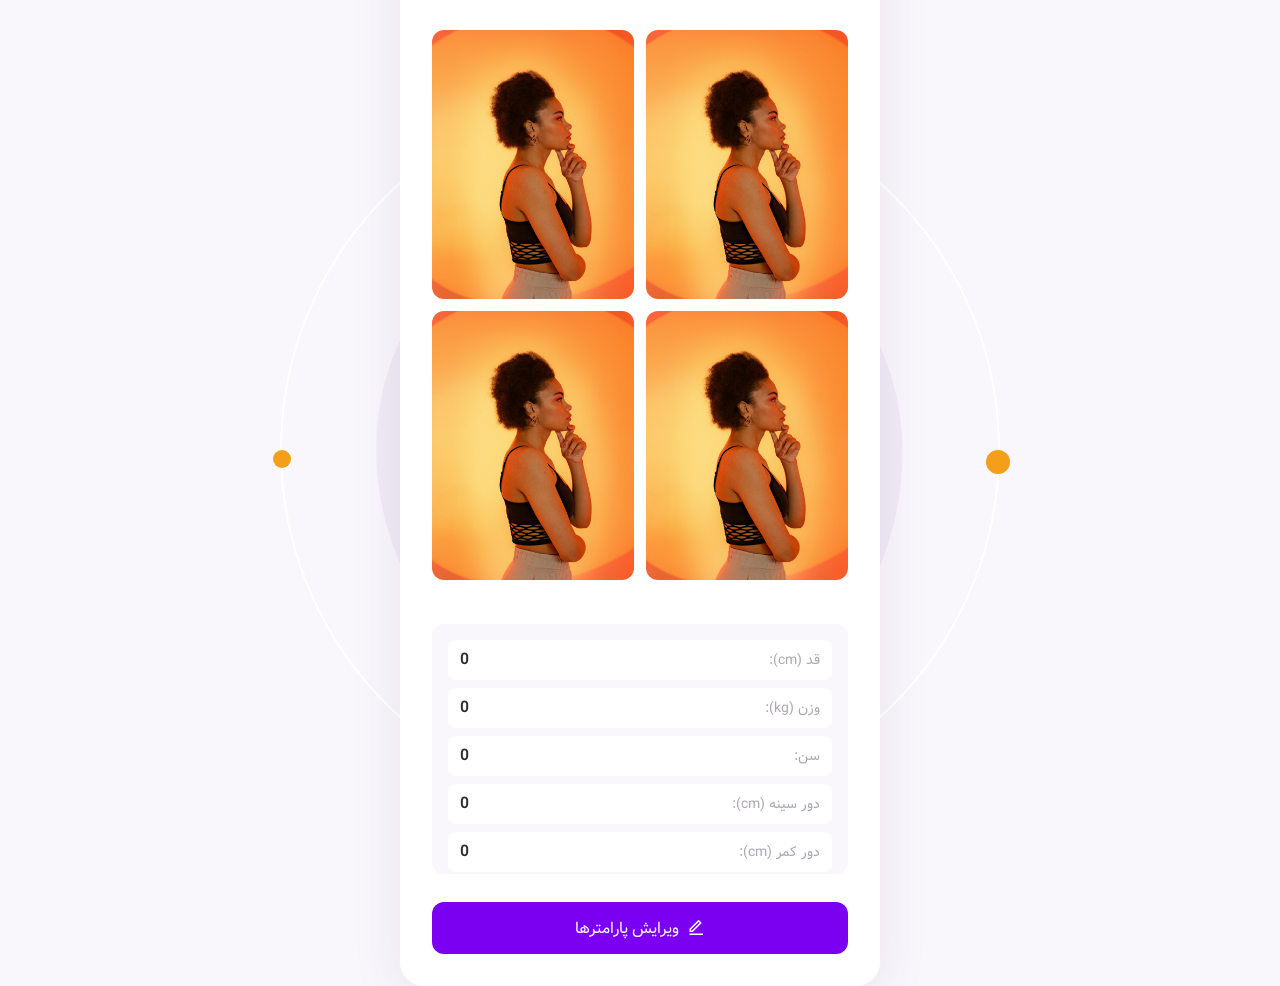
<file: Front/check.html>
<!DOCTYPE html>
<html lang="en">
  <head>
    <meta charset="UTF-8" />
    <meta http-equiv="X-UA-Compatible" content="IE=edge" />
    <meta name="viewport" content="width=device-width, initial-scale=1.0" />
    <title>check page</title>
    <link rel="stylesheet" href="./css/mainlog.css" />
    <link rel="preconnect" href="https://fonts.googleapis.com" />
    <link rel="preconnect" href="https://fonts.gstatic.com" crossorigin />
    <link
      href="https://fonts.googleapis.com/css2?family=Poppins:wght@300;400;500&display=swap"
      rel="stylesheet"
    />
    <link
      rel="stylesheet"
      href="https://fonts.googleapis.com/css2?family=Material+Symbols+Outlined:opsz,wght,FILL,GRAD@24,400,0,0"
    />
    <link rel="stylesheet" href="./fonts/remixicon.css" />
  </head>
  <body>
    <div class="container">
      <img src="image/blob.svg" class="blob" />
      <div class="orbit"></div>

      <div class="check-form">
        <div class="h-tag-top">
          <h2>صفحه چک نهایی</h2>
        </div>

        <!--  images grid section -->
        <div class="check-images-grid">
          <div class="check-image-item">
            <img id="checkImage1" src="./image/image.jpg" alt="جلو A-Pose" />
          </div>
          <div class="check-image-item">
            <img id="checkImage2" src="./image/image.jpg" alt="نیم‌رخ" />
          </div>
          <div class="check-image-item">
            <img id="checkImage3" src="./image/image.jpg" alt="پشت A-Pose" />
          </div>
          <div class="check-image-item">
            <img id="checkImage4" src="./image/image.jpg" alt="جلو T-Pose" />
          </div>
        </div>

        <!--  parameters display section -->
        <form class="check-parameters">
          <div class="parameter-item">
            <span class="parameter-label">قد (cm):</span>
            <span class="parameter-value" id="param-height">0</span>
          </div>
          <div class="parameter-item">
            <span class="parameter-label">وزن (kg):</span>
            <span class="parameter-value" id="param-weight">0</span>
          </div>
          <div class="parameter-item">
            <span class="parameter-label">سن:</span>
            <span class="parameter-value" id="param-age">0</span>
          </div>
          <div class="parameter-item">
            <span class="parameter-label">دور سینه (cm):</span>
            <span class="parameter-value" id="param-chest">0</span>
          </div>
          <div class="parameter-item">
            <span class="parameter-label">دور کمر (cm):</span>
            <span class="parameter-value" id="param-waist">0</span>
          </div>
          <div class="parameter-item">
            <span class="parameter-label">دور باسن (cm):</span>
            <span class="parameter-value" id="param-hips">0</span>
          </div>
          <div class="parameter-item">
            <span class="parameter-label">دور بازو (cm):</span>
            <span class="parameter-value" id="param-arm">0</span>
          </div>
          <div class="parameter-item">
            <span class="parameter-label">دور ران (cm):</span>
            <span class="parameter-value" id="param-thigh">0</span>
          </div>
          <div class="parameter-item">
            <span class="parameter-label">دور ساق (cm):</span>
            <span class="parameter-value" id="param-calf">0</span>
          </div>
          <div class="parameter-item">
            <span class="parameter-label">دور گردن (cm):</span>
            <span class="parameter-value" id="param-neck">0</span>
          </div>
          <div class="parameter-item">
            <span class="parameter-label">طول دست (cm):</span>
            <span class="parameter-value" id="param-arm-length">0</span>
          </div>
          <div class="parameter-item">
            <span class="parameter-label">طول پا (cm):</span>
            <span class="parameter-value" id="param-leg-length">0</span>
          </div>
        </form>

        <!--  Save/Edit button -->
        <button type="button" class="check-edit-btn" id="openEditModal">
          <i class="ri-edit-line"></i>
          ویرایش پارامترها
        </button>
      </div>
    </div>

    <!--  edit modal -->
    <div class="edit-modal" id="editModal">
      <div class="edit-modal-box">
        <div class="modal-header">
          <h3>ویرایش پارامترها</h3>
          <button type="button" class="modal-close" id="closeModal">
            <i class="ri-close-line"></i>
          </button>
        </div>
        
        <form id="editForm" class="modal-form">
          <div class="modal-input-group">
            <label for="edit-height">قد (cm)</label>
            <input type="number" id="edit-height" name="height" required />
          </div>
          <div class="modal-input-group">
            <label for="edit-weight">وزن (kg)</label>
            <input type="number" id="edit-weight" name="weight" required />
          </div>
          <div class="modal-input-group">
            <label for="edit-age">سن</label>
            <input type="number" id="edit-age" name="age" min="3" max="120" required />
          </div>
          <div class="modal-input-group">
            <label for="edit-chest">دور سینه (cm)</label>
            <input type="number" id="edit-chest" name="chest" required />
          </div>
          <div class="modal-input-group">
            <label for="edit-waist">دور کمر (cm)</label>
            <input type="number" id="edit-waist" name="waist" required />
          </div>
          <div class="modal-input-group">
            <label for="edit-hips">دور باسن (cm)</label>
            <input type="number" id="edit-hips" name="hips" required />
          </div>
          <div class="modal-input-group">
            <label for="edit-arm">دور بازو (cm)</label>
            <input type="number" id="edit-arm" name="arm" required />
          </div>
          <div class="modal-input-group">
            <label for="edit-thigh">دور ران (cm)</label>
            <input type="number" id="edit-thigh" name="thigh" required />
          </div>
          <div class="modal-input-group">
            <label for="edit-calf">دور ساق (cm)</label>
            <input type="number" id="edit-calf" name="calf" required />
          </div>
          <div class="modal-input-group">
            <label for="edit-neck">دور گردن (cm)</label>
            <input type="number" id="edit-neck" name="neck" required />
          </div>
          <div class="modal-input-group">
            <label for="edit-arm-length">طول دست (cm)</label>
            <input type="number" id="edit-arm-length" name="arm-length" required />
          </div>
          <div class="modal-input-group">
            <label for="edit-leg-length">طول پا (cm)</label>
            <input type="number" id="edit-leg-length" name="leg-length" required />
          </div>

          <div class="modal-actions">
            <button type="submit" class="modal-save-btn">
              <i class="ri-save-line"></i>
              ذخیره تغییرات
            </button>
            <button type="button" class="modal-cancel-btn" id="cancelModal">
              انصراف
            </button>
          </div>
        </form>
      </div>
    </div>
    
     <script src="./js/jQuery.js"></script>
    <script src="./js/api-config.js"></script>
    <script src="./js/nakh.js"></script>
  </body>
</html>
</file>
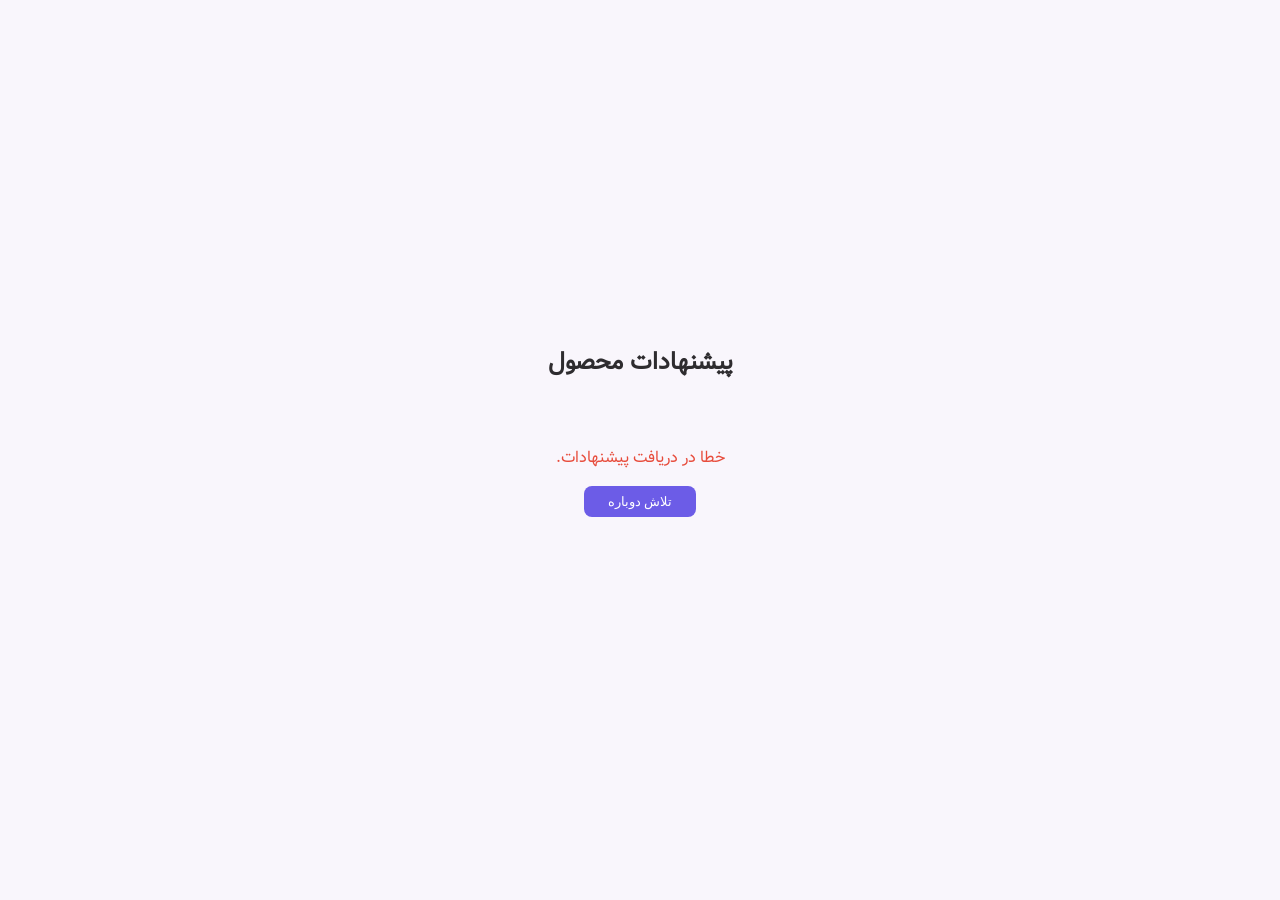
<file: Front/recommendations.html>
<!DOCTYPE html>
<html lang="fa" dir="rtl">
  <head>
    <meta charset="UTF-8" />
    <meta http-equiv="X-UA-Compatible" content="IE=edge" />
    <meta name="viewport" content="width=device-width, initial-scale=1.0" />
    <title>پیشنهادات</title>
    <link rel="stylesheet" href="css/mainlog.css" />
    <!-- <link rel="preconnect" href="https://fonts.googleapis.com" />
    <link rel="preconnect" href="https://fonts.gstatic.com" crossorigin />
    <link
      href="https://fonts.googleapis.com/css2?family=Poppins:wght@300;400;500&display=swap"
      rel="stylesheet"
    />
    <link
      rel="stylesheet"
      href="https://fonts.googleapis.com/css2?family=Material+Symbols+Outlined:opsz,wght,FILL,GRAD@24,400,0,0"
    /> -->
    <link rel="stylesheet" href="fonts/remixicon.css" />
    <style>
      .rec-container {
        max-width: 720px;
        margin: 0 auto;
        padding: 20px;
      }
      .rec-loading {
        text-align: center;
        padding: 60px 20px;
      }
      .rec-loading .loader {
        display: inline-block;
        width: 48px;
        height: 48px;
        border: 4px solid rgba(0,0,0,0.1);
        border-top-color: #6c5ce7;
        border-radius: 50%;
        animation: spin 0.8s linear infinite;
      }
      @keyframes spin { to { transform: rotate(360deg); } }
      .rec-loading p {
        margin-top: 16px;
        color: #666;
        font-size: 14px;
      }
      .rec-text {
        background: #f8f9fa;
        border-radius: 12px;
        padding: 24px;
        margin-bottom: 24px;
        line-height: 1.8;
        white-space: pre-wrap;
        font-size: 15px;
      }
      .rec-products {
        display: grid;
        grid-template-columns: repeat(auto-fill, minmax(200px, 1fr));
        gap: 16px;
      }
      /* Card link wrapper — no underline, block-level */
      .product-card-link {
        text-decoration: none;
        color: inherit;
        display: block;
      }
      .product-card {
        background: #fff;
        border: 1px solid #e0e0e0;
        border-radius: 12px;
        padding: 16px;
        text-align: center;
        transition: box-shadow 0.2s, transform 0.2s;
        cursor: pointer;
        position: relative;
      }
      .product-card:hover {
        box-shadow: 0 4px 16px rgba(108, 92, 231, 0.15);
        transform: translateY(-2px);
      }
      .product-card.out-of-stock { opacity: 0.7; }
      .product-card .product-name { margin: 0 0 6px; font-size: 15px; color: #2d3436; }
      .product-card .brand { font-size: 12px; color: #999; margin-bottom: 6px; }
      .product-card .category { font-size: 12px; color: #888; margin-top: 6px; }

      /* Image wrapper + out-of-stock overlay */
      .product-card .product-img-wrap { position: relative; margin-bottom: 10px; }
      .product-card .product-img {
        width: 100%;
        height: 180px;
        object-fit: cover;
        border-radius: 8px;
      }
      .stock-overlay {
        position: absolute;
        top: 8px;
        left: 8px;
        background: rgba(231,76,60,0.85);
        color: #fff;
        font-size: 11px;
        padding: 2px 8px;
        border-radius: 4px;
      }

      /* Size badge */
      .product-card .size-badge {
        background: #dfe6e9;
        color: #2d3436;
        border-radius: 6px;
        padding: 4px 10px;
        font-size: 13px;
        margin-bottom: 8px;
        display: inline-block;
      }

      /* Price block */
      .price-block {
        display: flex;
        align-items: center;
        justify-content: center;
        gap: 6px;
        margin: 6px 0;
        flex-wrap: wrap;
      }
      .price-block .price {
        color: #6c5ce7;
        font-weight: 700;
        font-size: 15px;
      }
      .price-block .regular-price {
        color: #b2bec3;
        text-decoration: line-through;
        font-size: 12px;
      }
      .price-block .discount-badge {
        background: #e74c3c;
        color: #fff;
        font-size: 11px;
        padding: 1px 6px;
        border-radius: 4px;
        font-weight: 600;
      }

      /* Availability text (fallback when no image) */
      .availability {
        font-size: 12px;
        margin-top: 4px;
        font-weight: 500;
      }
      .availability.in-stock { color: #00b894; }
      .availability.no-stock { color: #e74c3c; }

      /* Size chips */
      .product-card .available-sizes {
        display: flex;
        gap: 4px;
        flex-wrap: wrap;
        justify-content: center;
        margin-top: 8px;
      }
      .size-chip {
        display: inline-block;
        padding: 2px 8px;
        border: 1px solid #ddd;
        border-radius: 4px;
        font-size: 11px;
        color: #666;
      }
      .size-chip.active {
        background: #6c5ce7;
        color: #fff;
        border-color: #6c5ce7;
        font-weight: 600;
      }

      /* CTA button */
      .product-card .view-btn {
        display: inline-block;
        margin-top: 12px;
        padding: 8px 20px;
        background: #6c5ce7;
        color: #fff;
        border-radius: 8px;
        text-decoration: none;
        font-size: 13px;
        font-weight: 500;
        transition: background 0.2s;
      }
      .product-card:hover .view-btn { background: #5a4bd1; }
      /* Size info banner */
      .size-info {
        background: linear-gradient(135deg, #6c5ce7 0%, #a29bfe 100%);
        color: #fff;
        border-radius: 12px;
        padding: 20px 24px;
        margin-bottom: 20px;
        text-align: center;
      }
      .size-info .size-main {
        font-size: 28px;
        font-weight: 700;
        margin-bottom: 4px;
      }
      .size-info .size-sub {
        font-size: 13px;
        opacity: 0.85;
      }
      .rec-error {
        text-align: center;
        color: #e74c3c;
        padding: 40px 20px;
      }
      .rec-error button {
        margin-top: 16px;
        padding: 8px 24px;
        border: none;
        border-radius: 8px;
        background: #6c5ce7;
        color: #fff;
        cursor: pointer;
      }
    </style>
  </head>
  <body>
    <div class="container">
      <!-- <img src="image/blob.svg" class="blob" alt="background" /> -->
      <!-- <div class="orbit"></div> -->

      <div class="rec-container">
        <h2 style="text-align:center;margin-bottom:24px;">پیشنهادات محصول</h2>

        <!-- Loading -->
        <div id="recLoading" class="rec-loading">
          <span class="loader"></span>
          <p>در حال دریافت پیشنهادات از هوش مصنوعی...</p>
          <p style="font-size:12px;color:#999;">این فرایند ممکن است تا ۳ دقیقه طول بکشد.</p>
        </div>

        <!-- Results (hidden initially) -->
        <div id="recResults" style="display:none;">
          <!-- Calculated size banner -->
          <div id="sizeInfo" class="size-info" style="display:none;">
            <div>سایز محاسبه‌شده شما</div>
            <div id="sizeLabel" class="size-main"></div>
            <div id="sizeDetails" class="size-sub"></div>
          </div>

          <div id="recText" class="rec-text"></div>
          <h3 style="margin-bottom:12px;">محصولات پیشنهادی برای سایز شما</h3>
          <div id="recProducts" class="rec-products"></div>
        </div>

        <!-- Error (hidden initially) -->
        <div id="recError" class="rec-error" style="display:none;">
          <p id="recErrorMsg">خطا در دریافت پیشنهادات</p>
          <button onclick="location.reload()">تلاش دوباره</button>
        </div>
      </div>
    </div>

    <script src="./js/jQuery.js"></script>
    <script src="./js/api-config.js"></script>
    <script src="./js/recommendations.js"></script>
  </body>
</html>
</file>
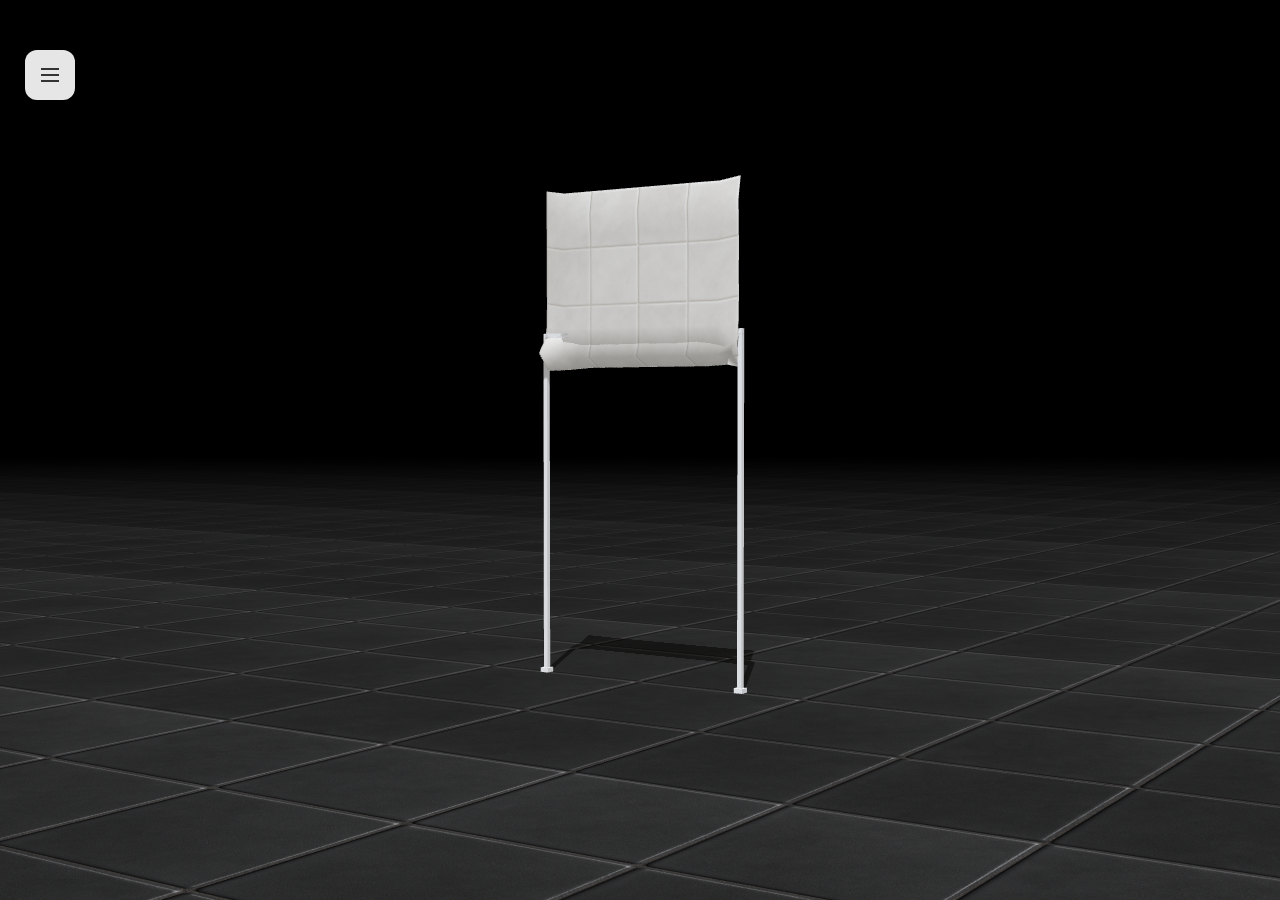
<file: Front/ShowFabrics.html>
<!DOCTYPE html>
<html lang="fa" dir="rtl">
  <head>
    <title>Show Fabrics</title>
    <meta charset="utf-8" />
    <meta
      name="viewport"
      content="width=device-width, user-scalable=no, minimum-scale=1.0, maximum-scale=1.0"
    />
    <link type="text/css" rel="stylesheet" href="./css/style.css" />
  </head>

  <body>
    <!-- menu toggle button for when menu is hidden -->
    <button class="menu-toggle-btn" id="menuToggleBtn" >
      <svg width="24" height="24" viewBox="0 0 24 24" fill="none" stroke="currentColor" stroke-width="2">
        <line x1="3" y1="12" x2="21" y2="12"></line>
        <line x1="3" y1="6" x2="21" y2="6"></line>
        <line x1="3" y1="18" x2="21" y2="18"></line>
      </svg>
    </button>

    <div class="dynamic-menu" id="dynamicMenu" >
      <!--close button to menu header -->
      <div class="menu-header">
        <button class="menu-close-btn" id="menuCloseBtn">
          <svg width="20" height="20" viewBox="0 0 24 24" fill="none" stroke="currentColor" stroke-width="2">
            <line x1="18" y1="6" x2="6" y2="18"></line>
            <line x1="6" y1="6" x2="18" y2="18"></line>
          </svg>
        </button>
      </div>

      <!-- AI recommendation text -->
      <div class="fabric-rec-text" id="fabricRecText" style="display:none;"></div>

      <div class="dynamic-menu-options-btn">
        <button data-option="fabric" class="active">پارچه</button>
        <button data-option="color">رنگ</button>
      </div>
	  <div class="dynamic-menu-options-list" id="optionsList">
        <div class="empty-state">در حال بارگذاری پیشنهادات...</div>
	  </div>
	  <div class="dynamic-menu-submit-btn">
		<button id="saveSubmitBtn">ثبت و ارسال</button>
	  </div>
    </div>

    <!--AI Suggestions Modal -->
    <div class="ai-modal" id="aiModal">
      <div class="ai-modal-content">
        <div class="ai-modal-header">
          <h2>پیشنهادات هوش مصنوعی</h2>
          <button class="ai-modal-close" id="aiModalClose">
            <svg width="24" height="24" viewBox="0 0 24 24" fill="none" stroke="currentColor" stroke-width="2">
              <line x1="18" y1="6" x2="6" y2="18"></line>
              <line x1="6" y1="6" x2="18" y2="18"></line>
            </svg>
          </button>
        </div>
        <div class="ai-modal-body" id="aiModalBody">
          <!-- AI suggestions will be populated here -->
        </div>
      </div>
    </div>
  </body>
  <script src="./js/api-config.js"></script>
  <script type="module" src="./js/app.js"></script>
</html>
</file>
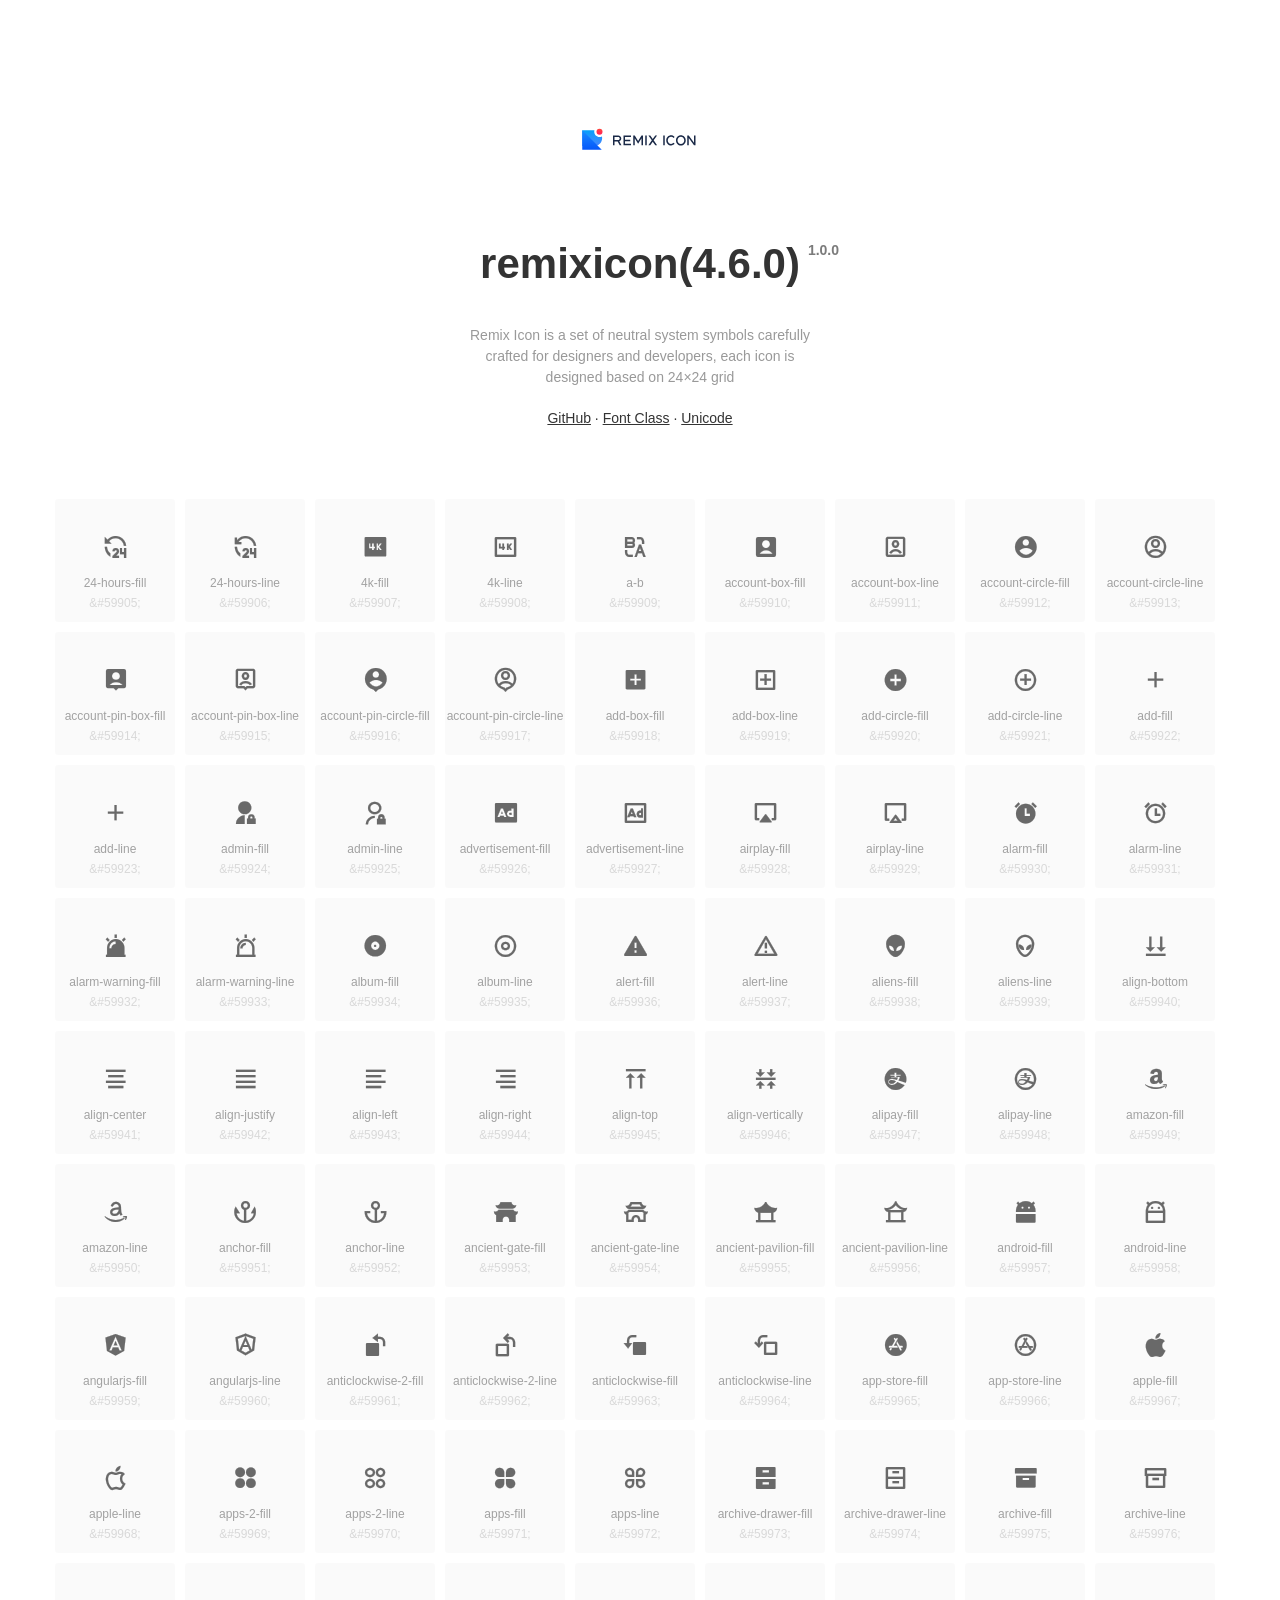
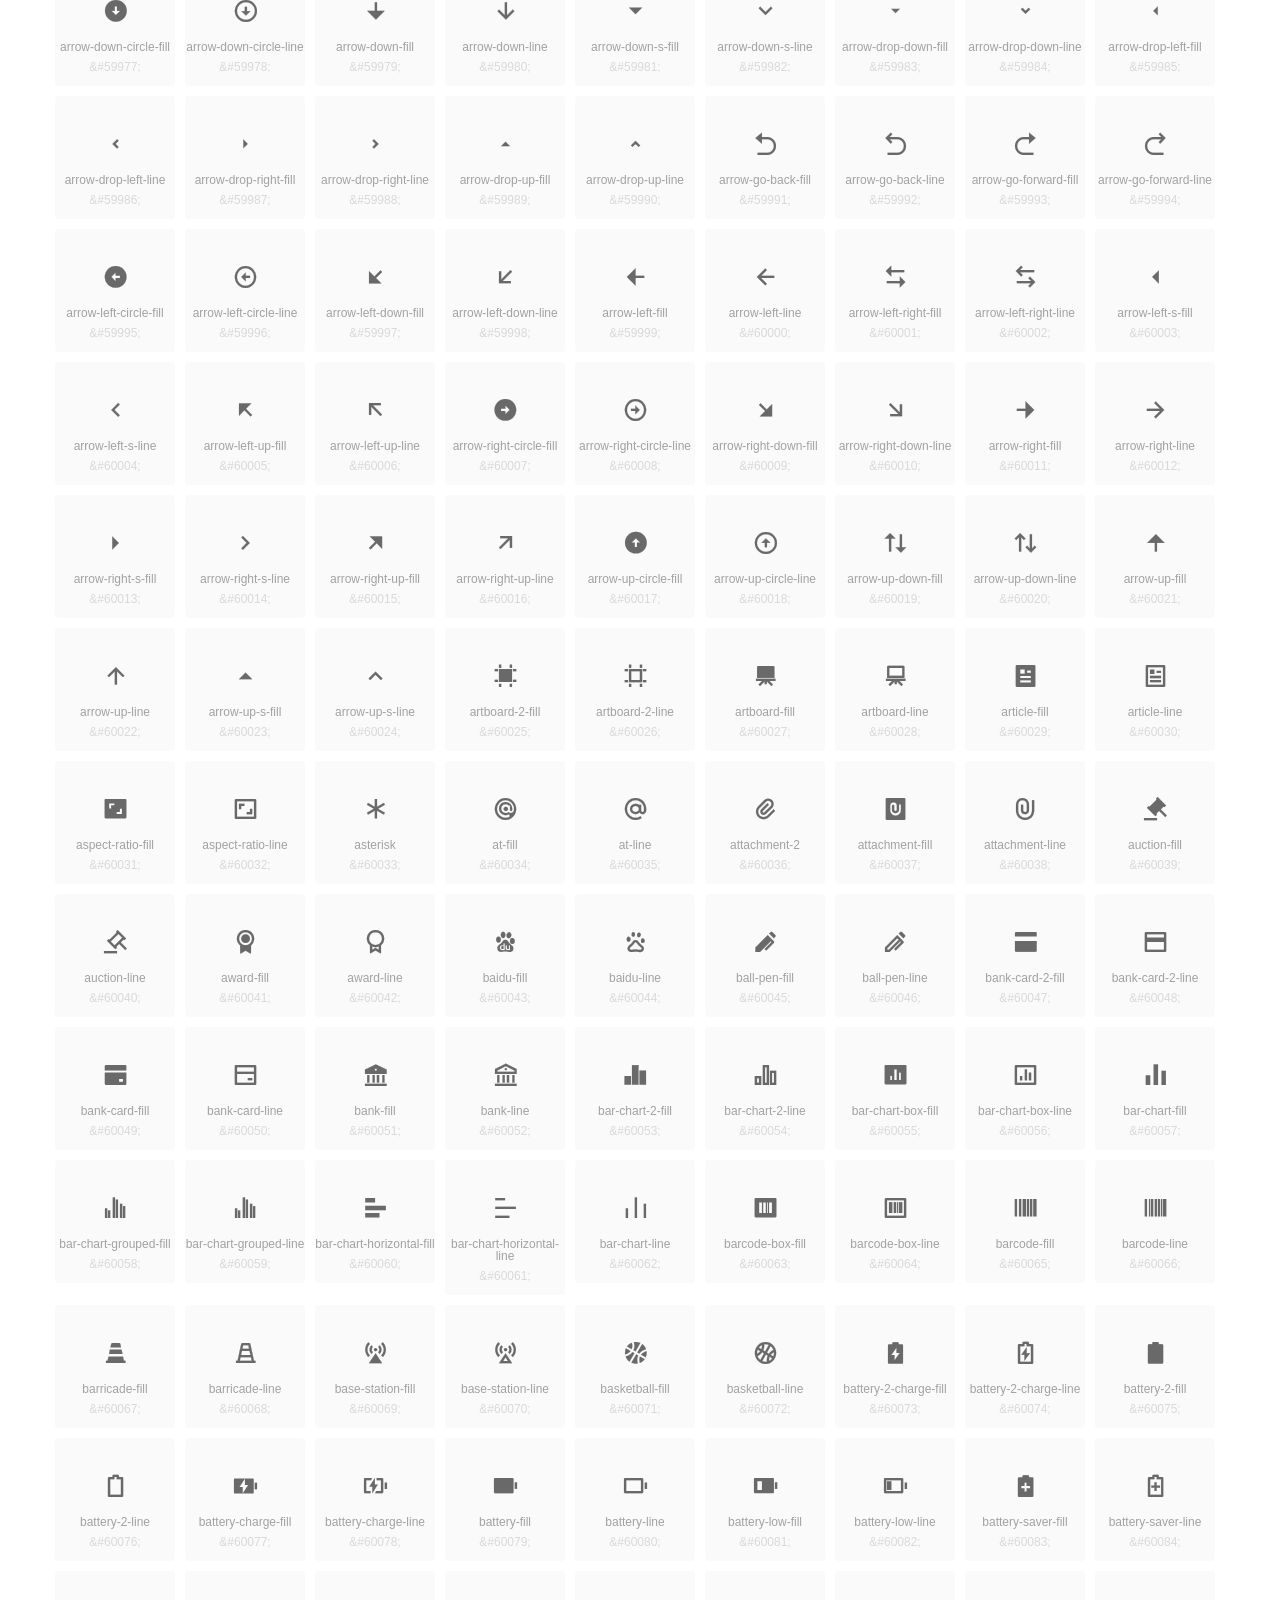
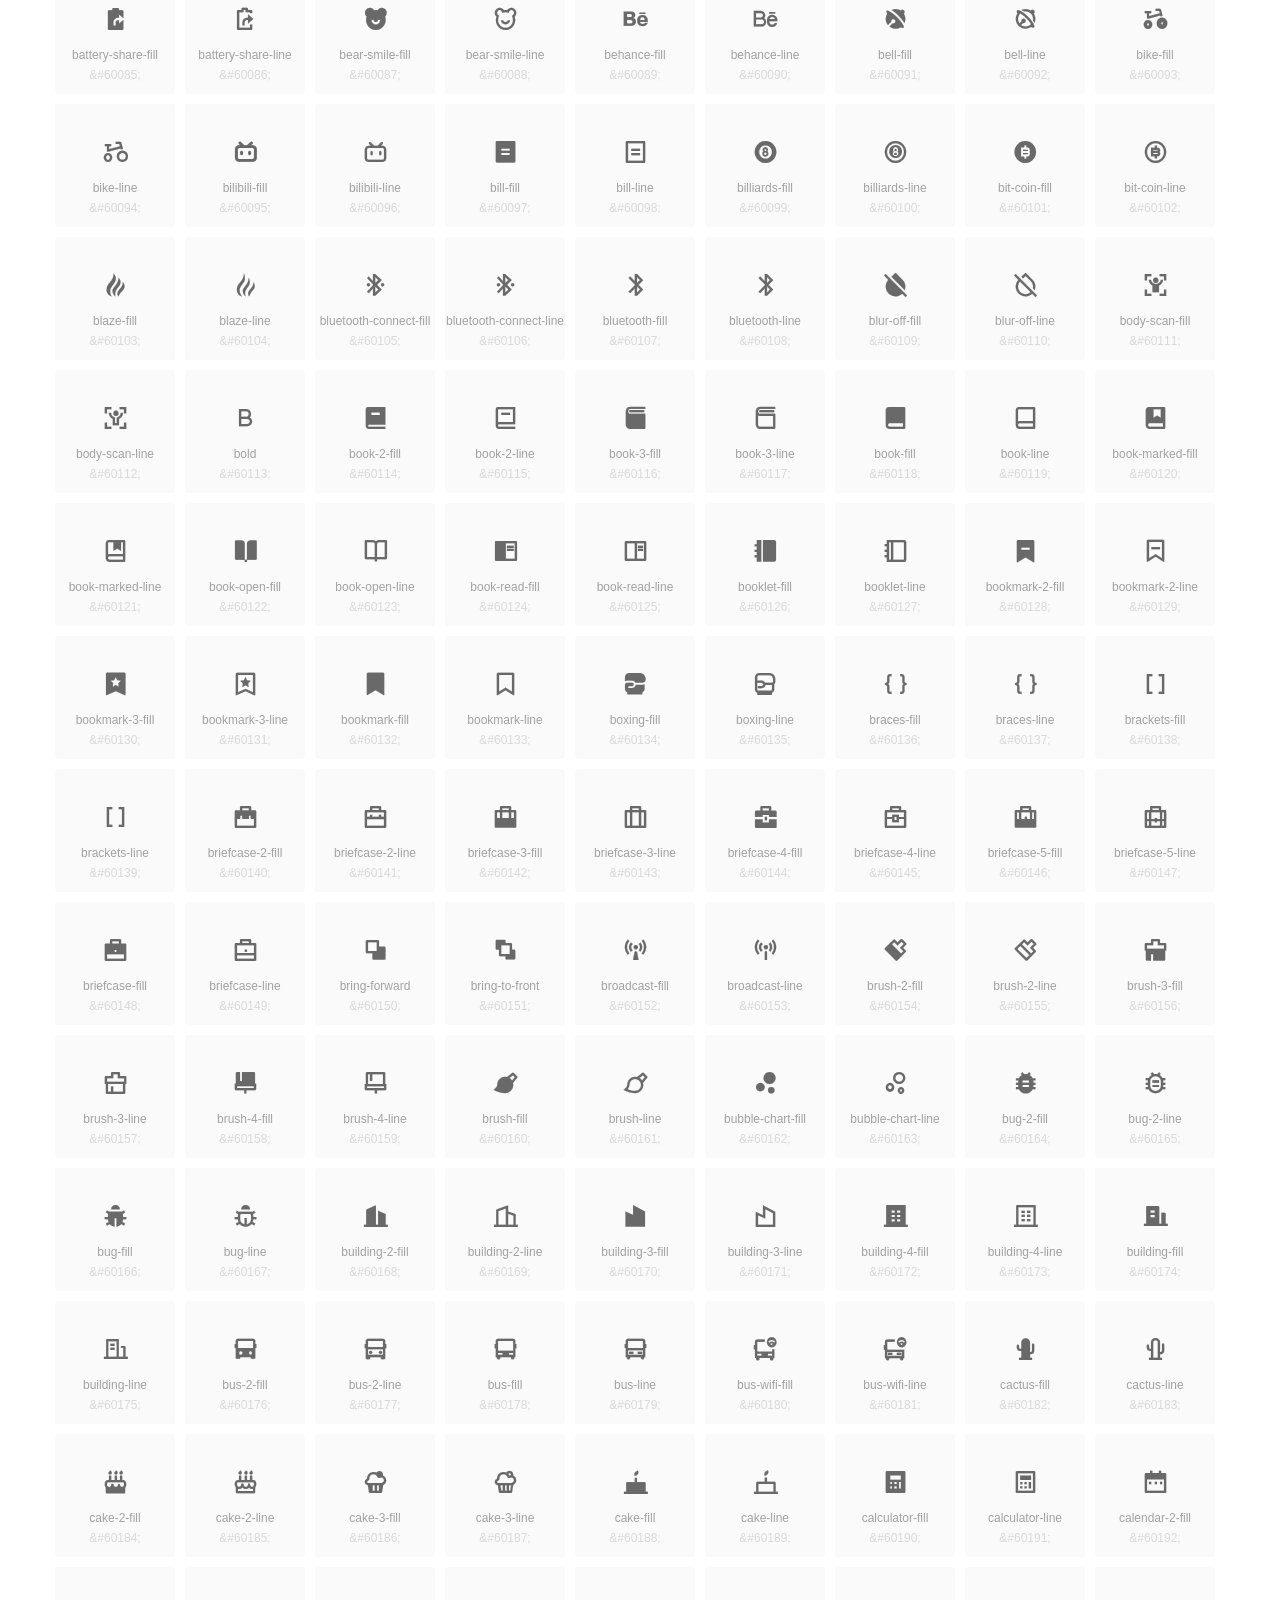
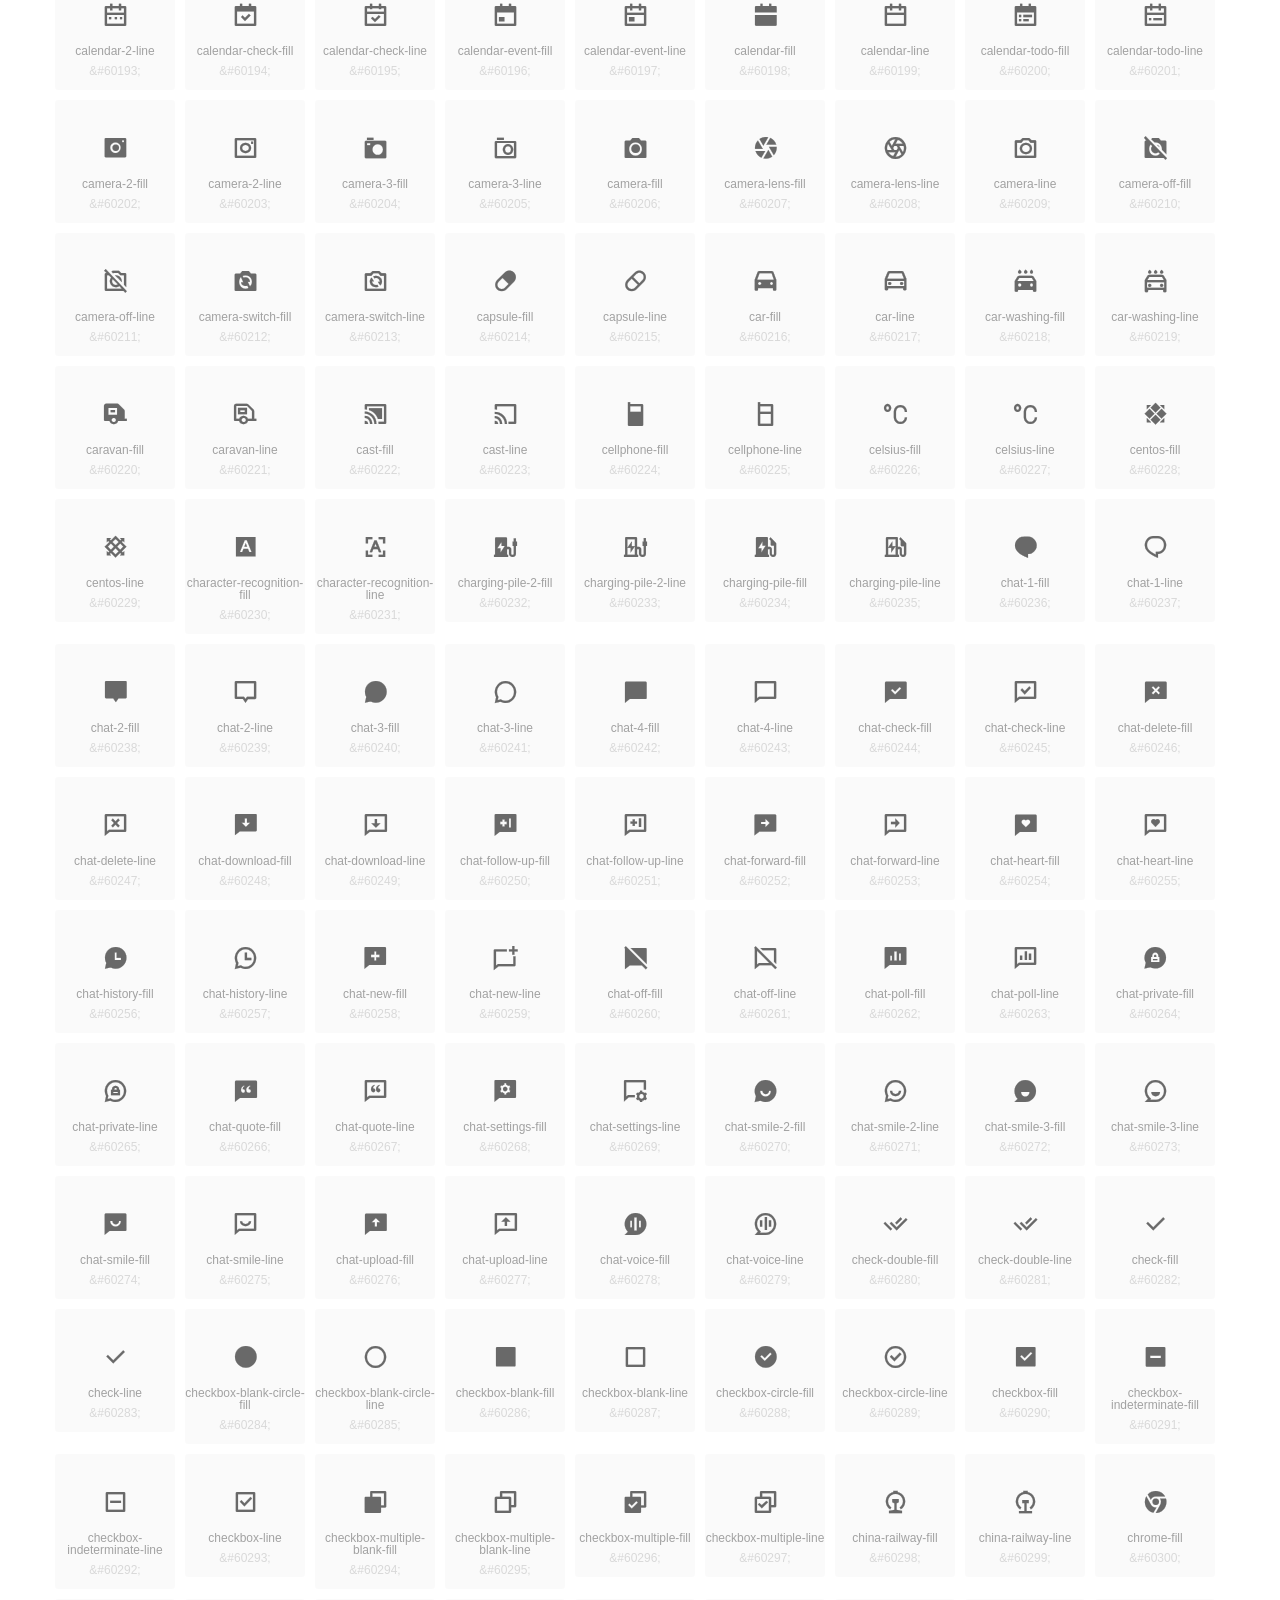
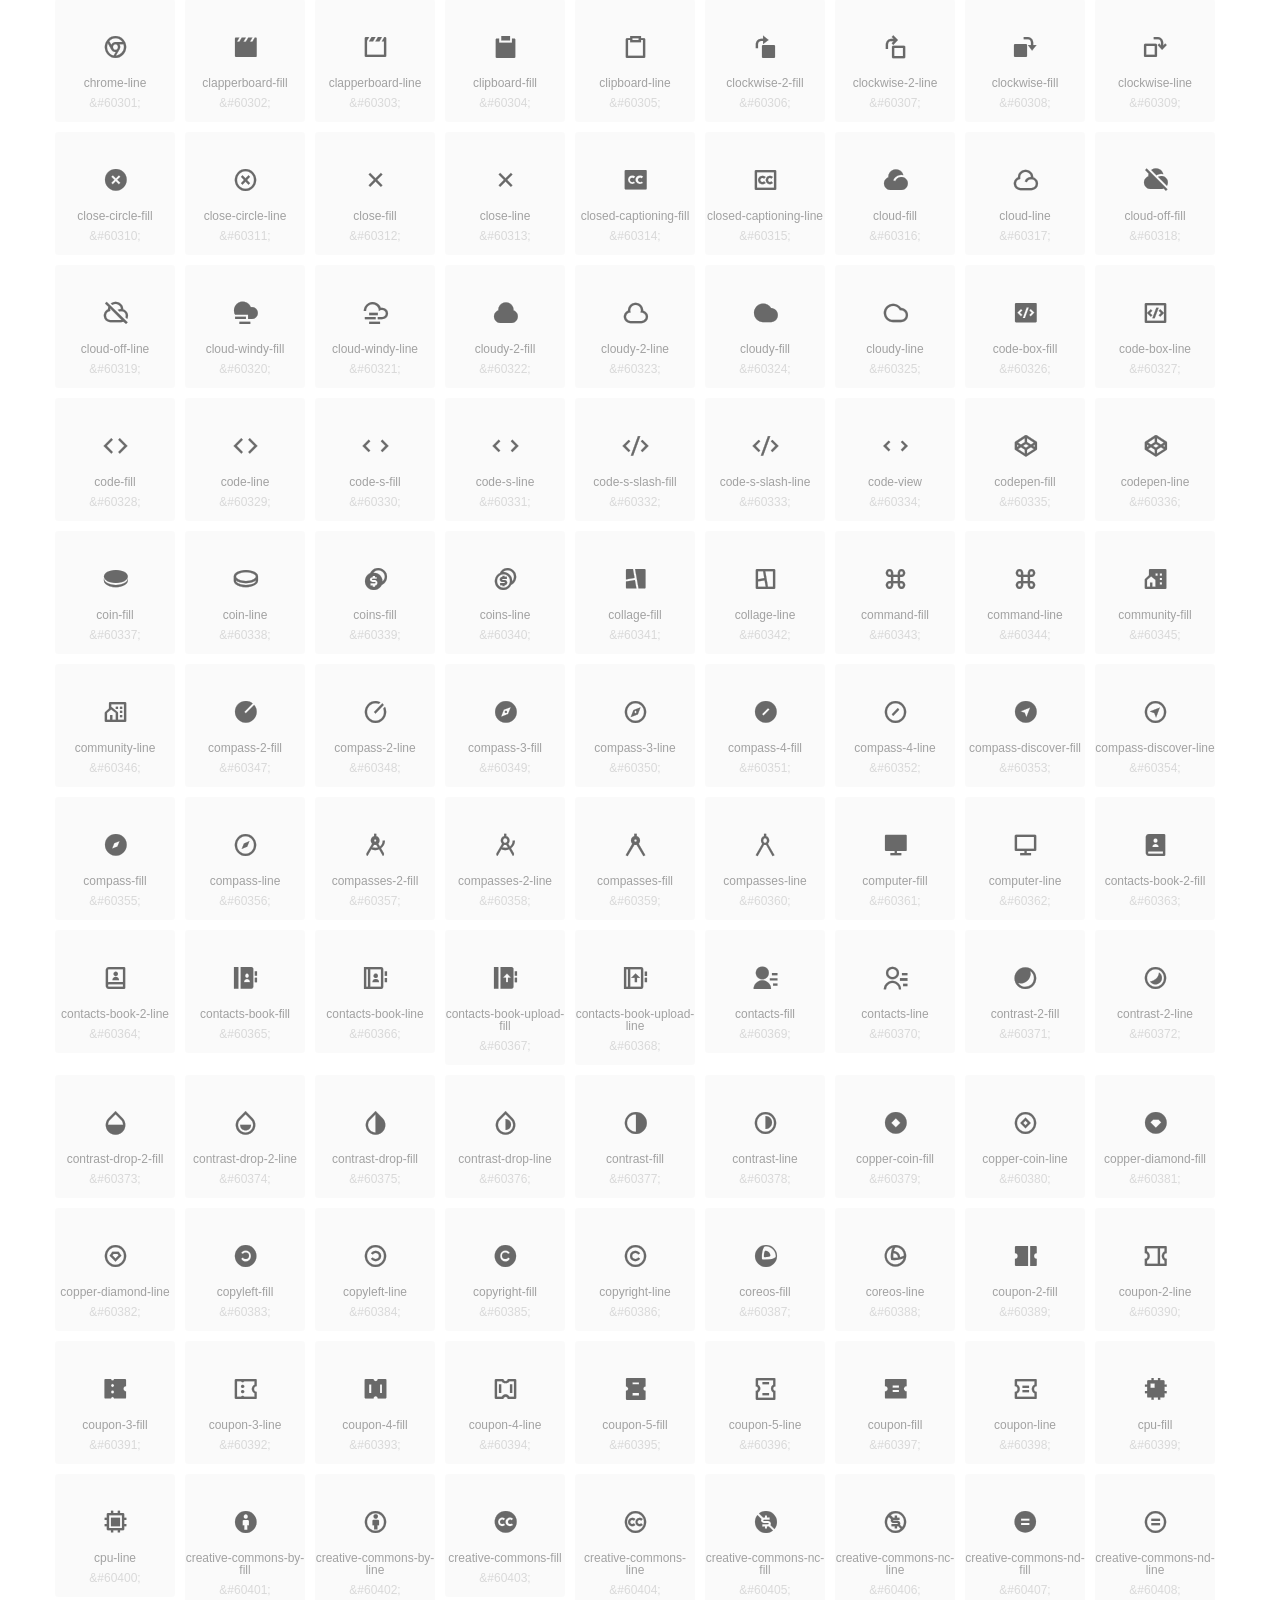
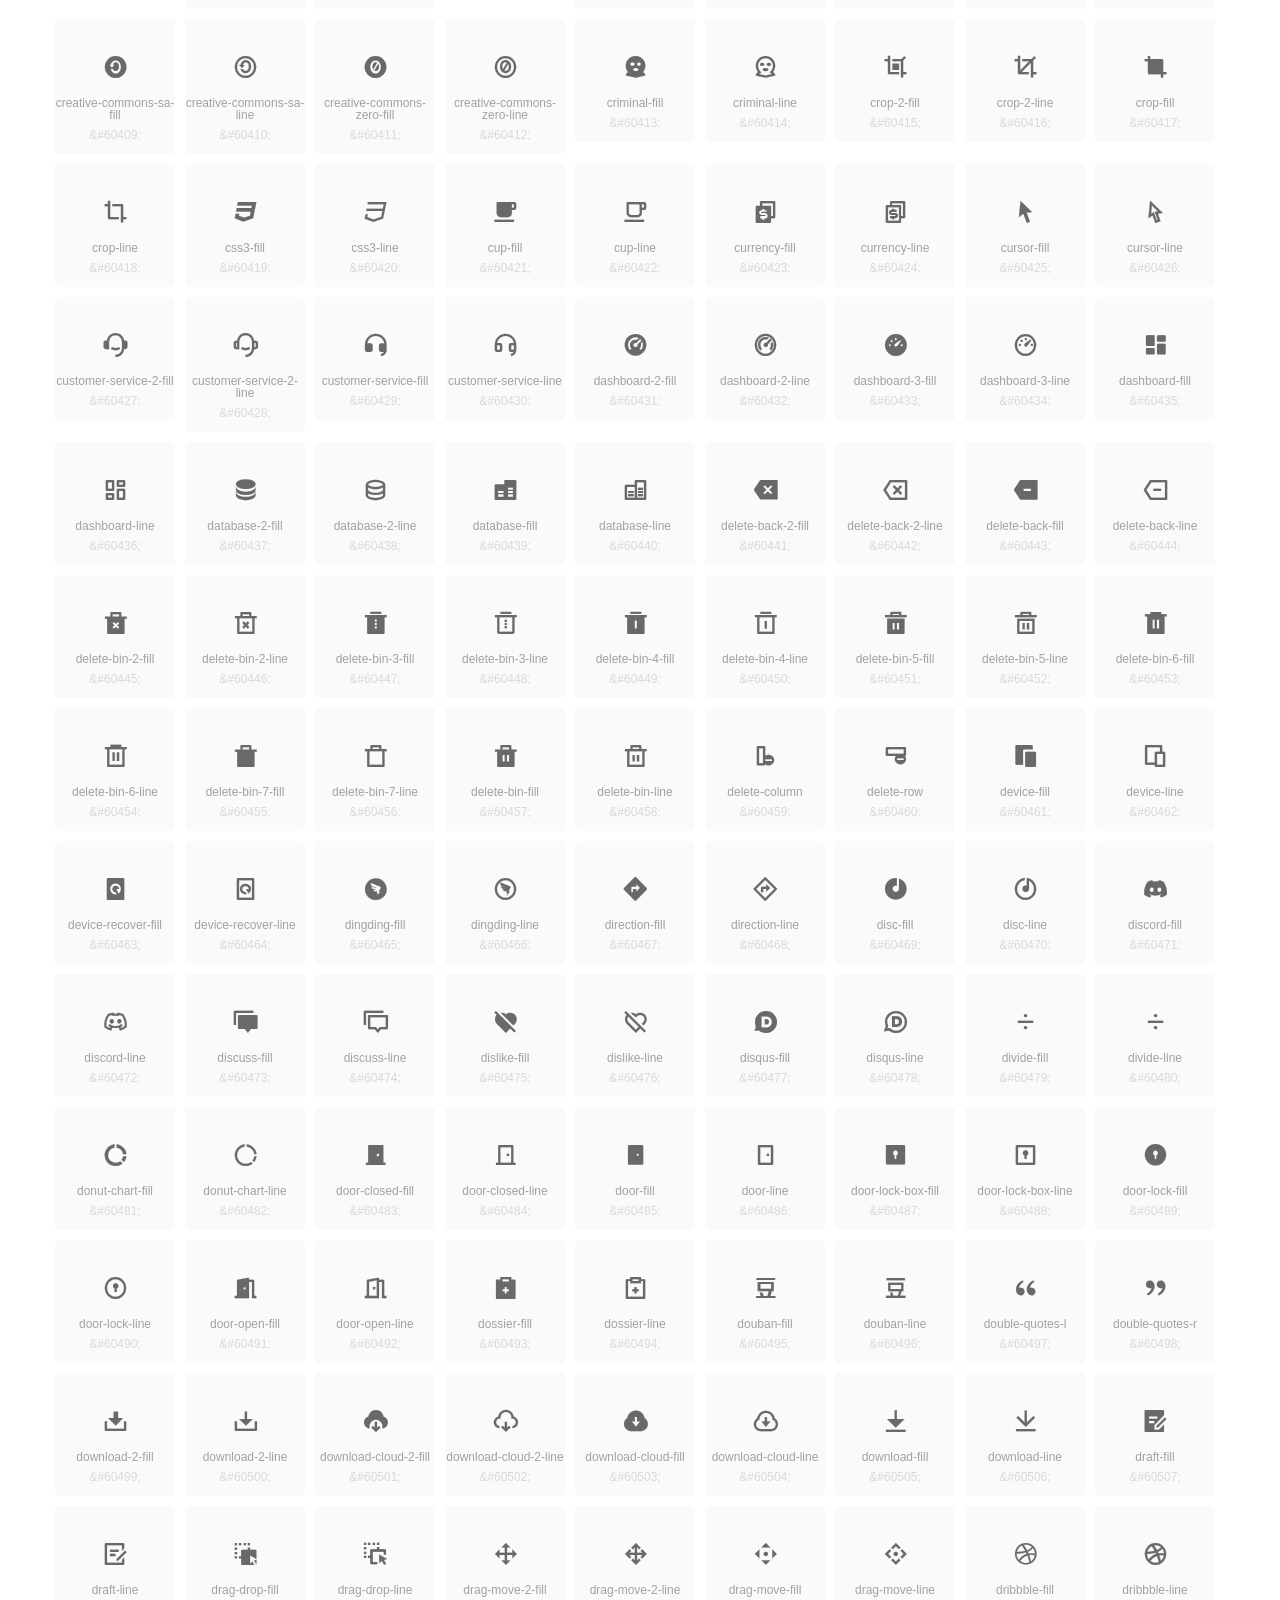
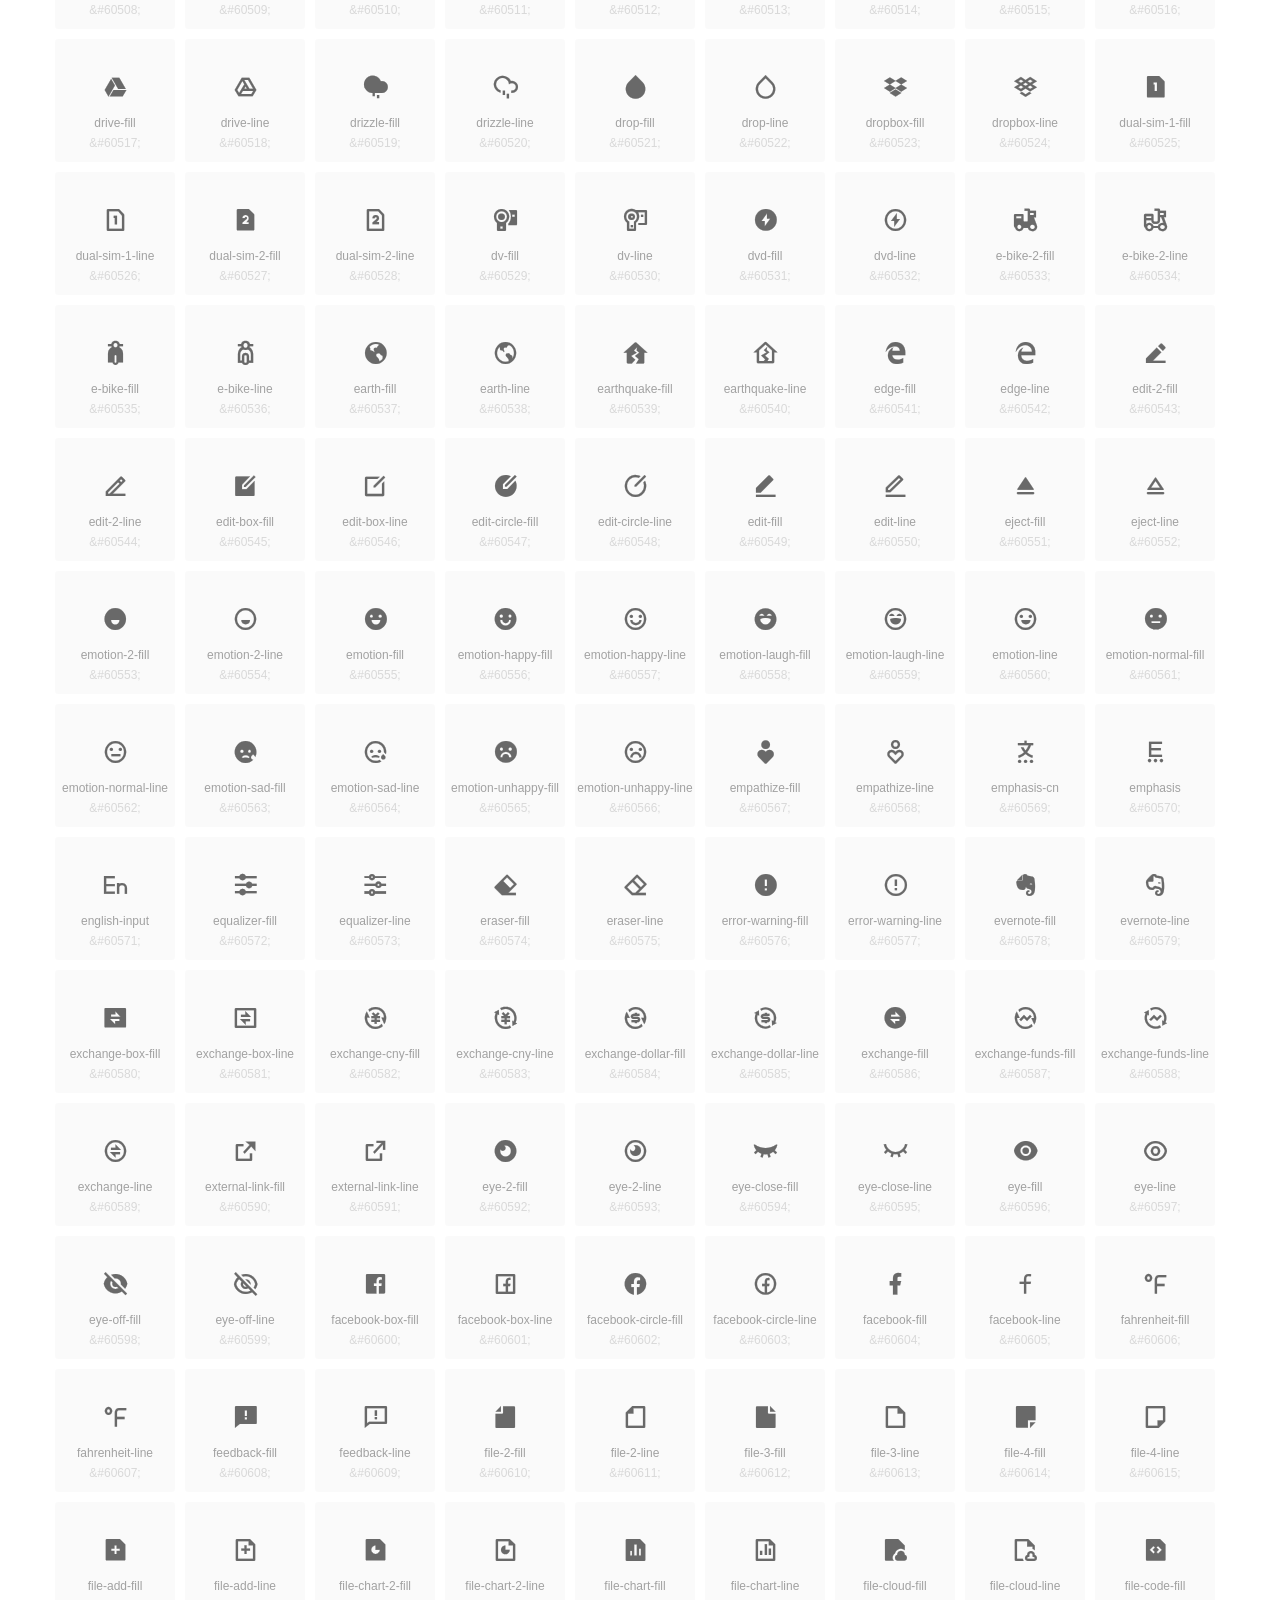
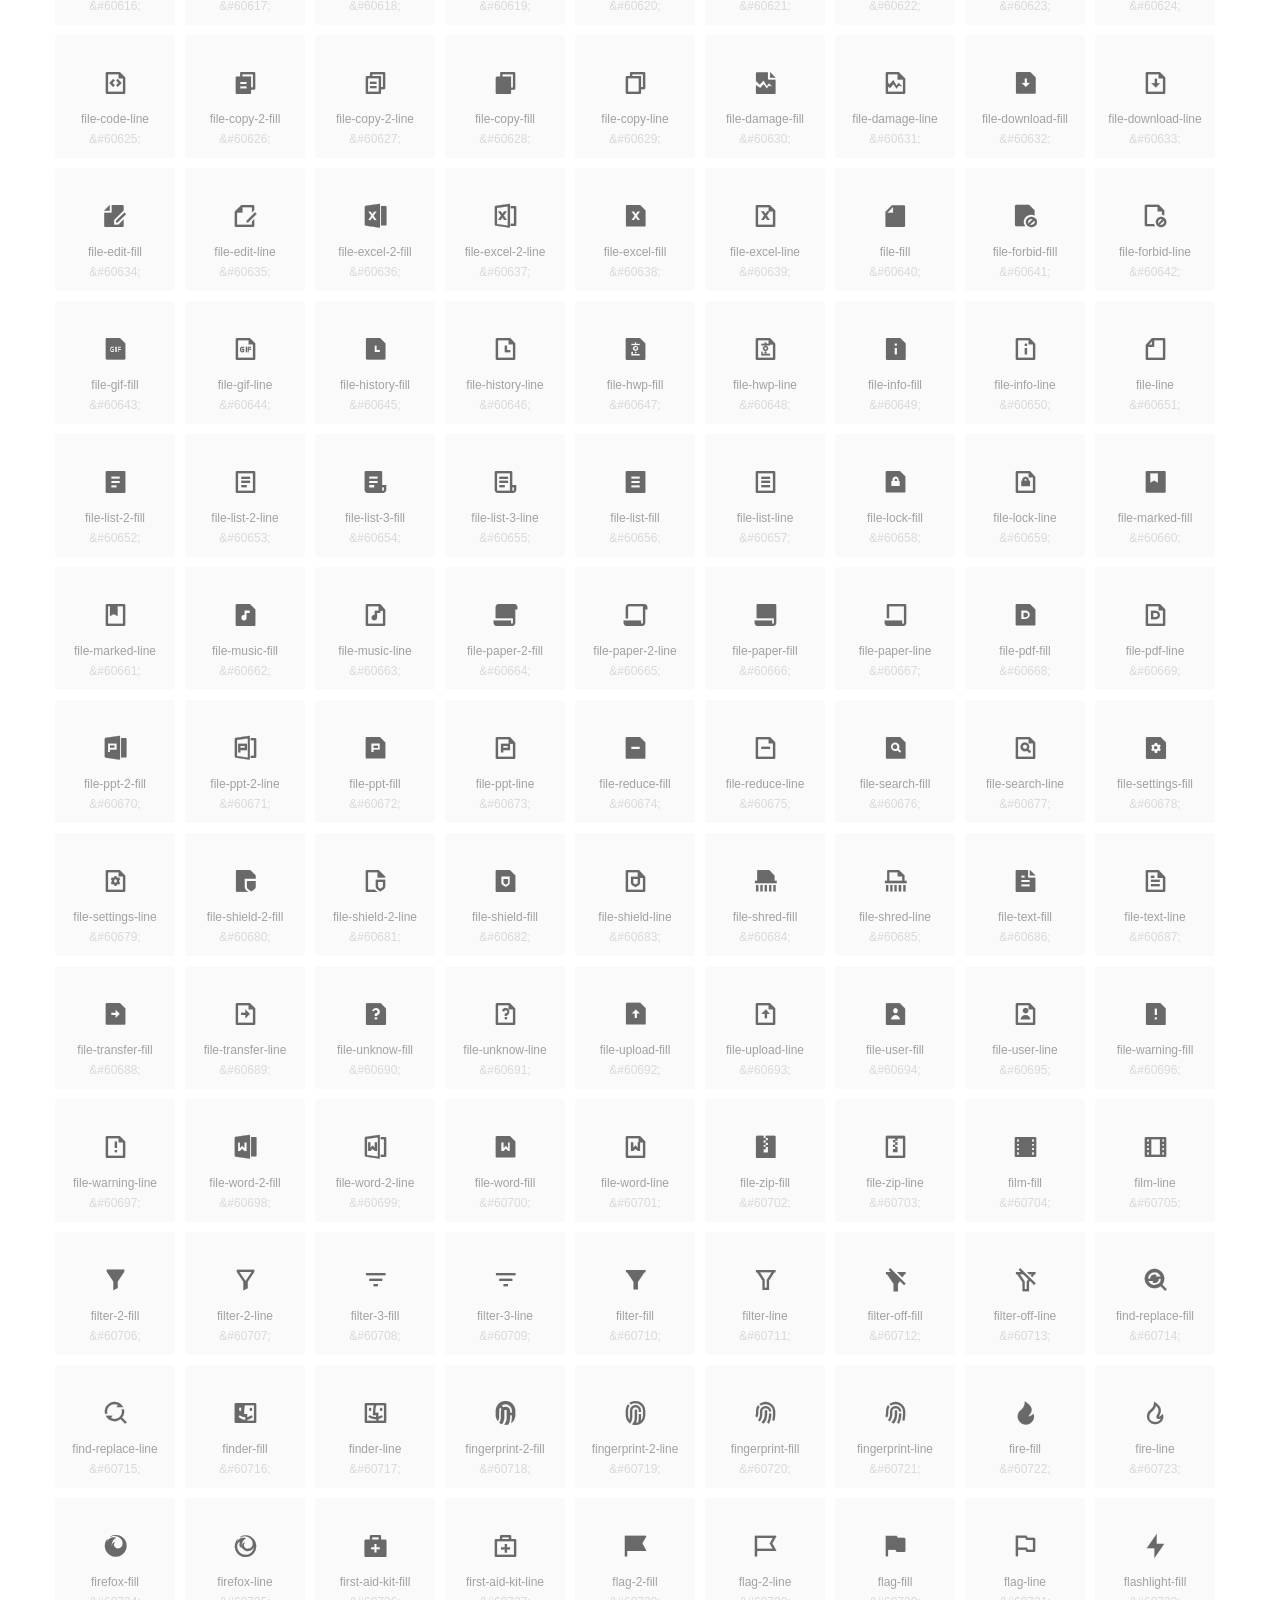
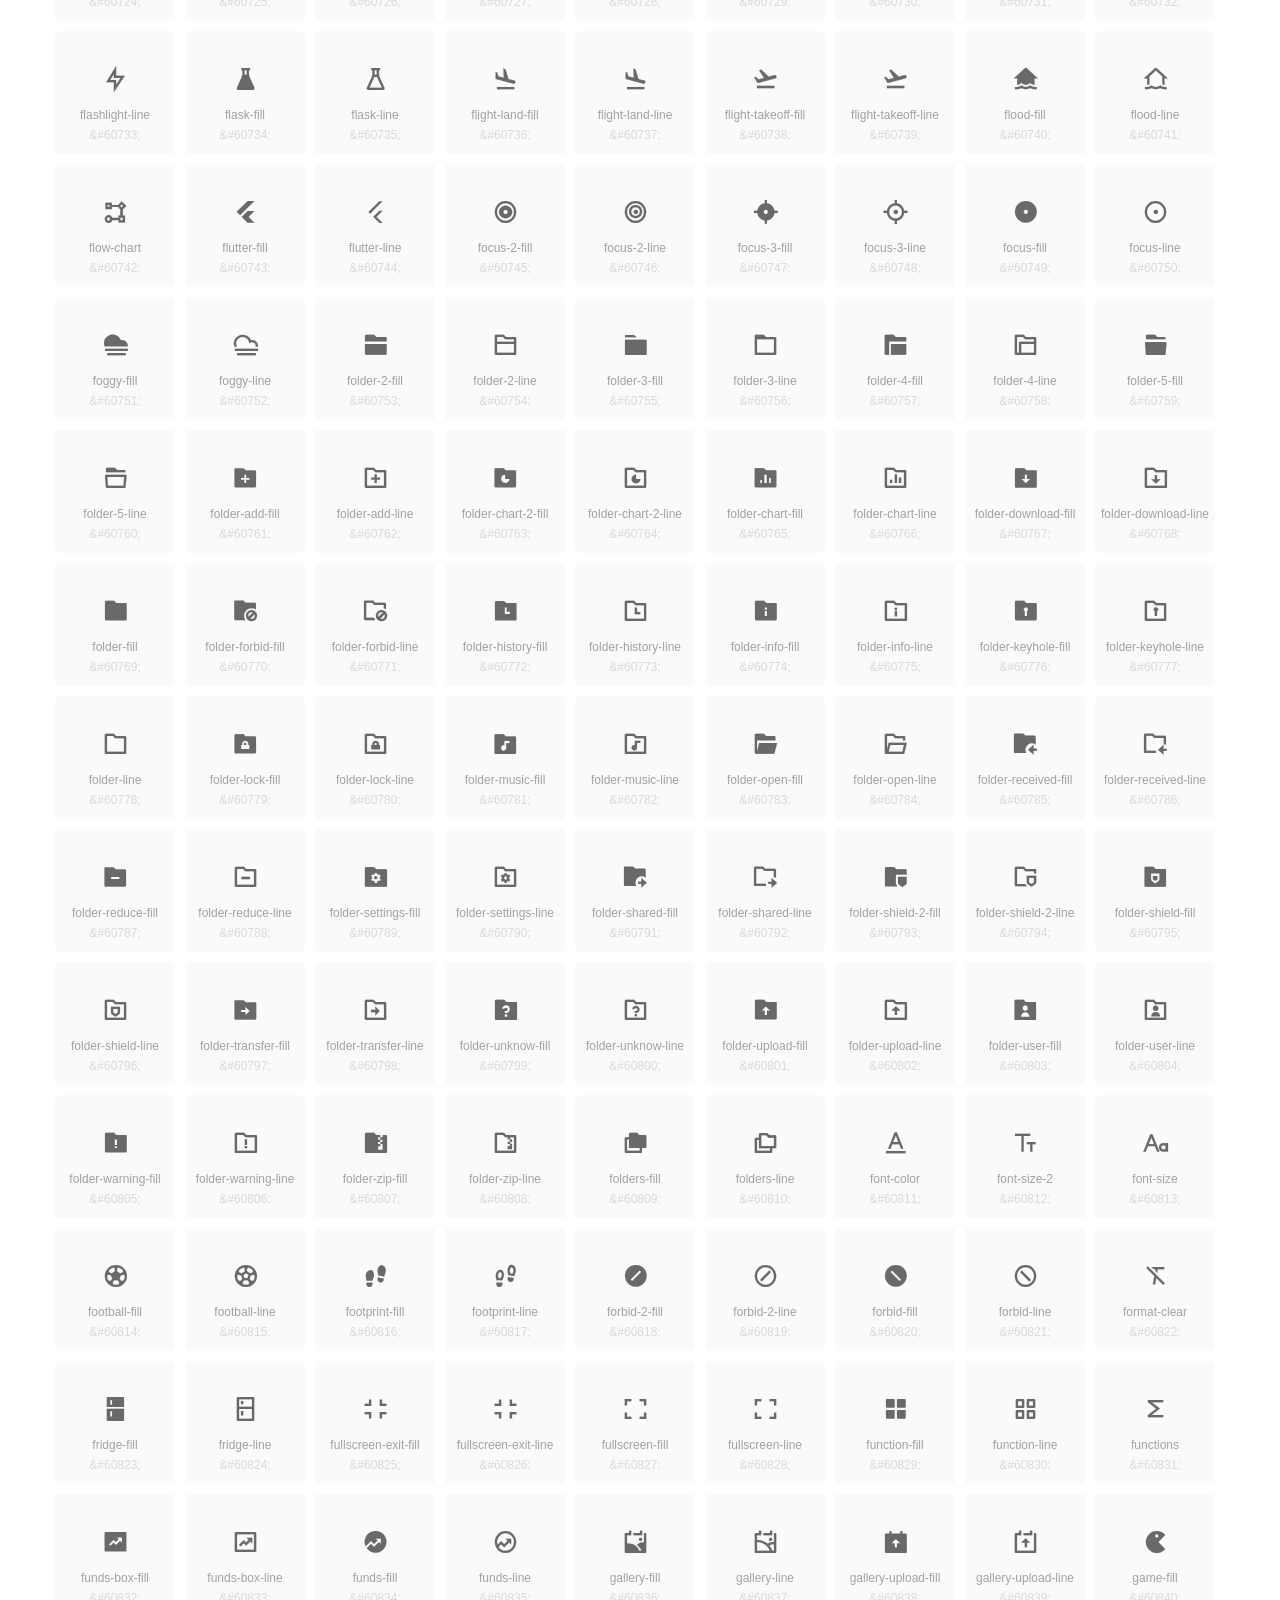
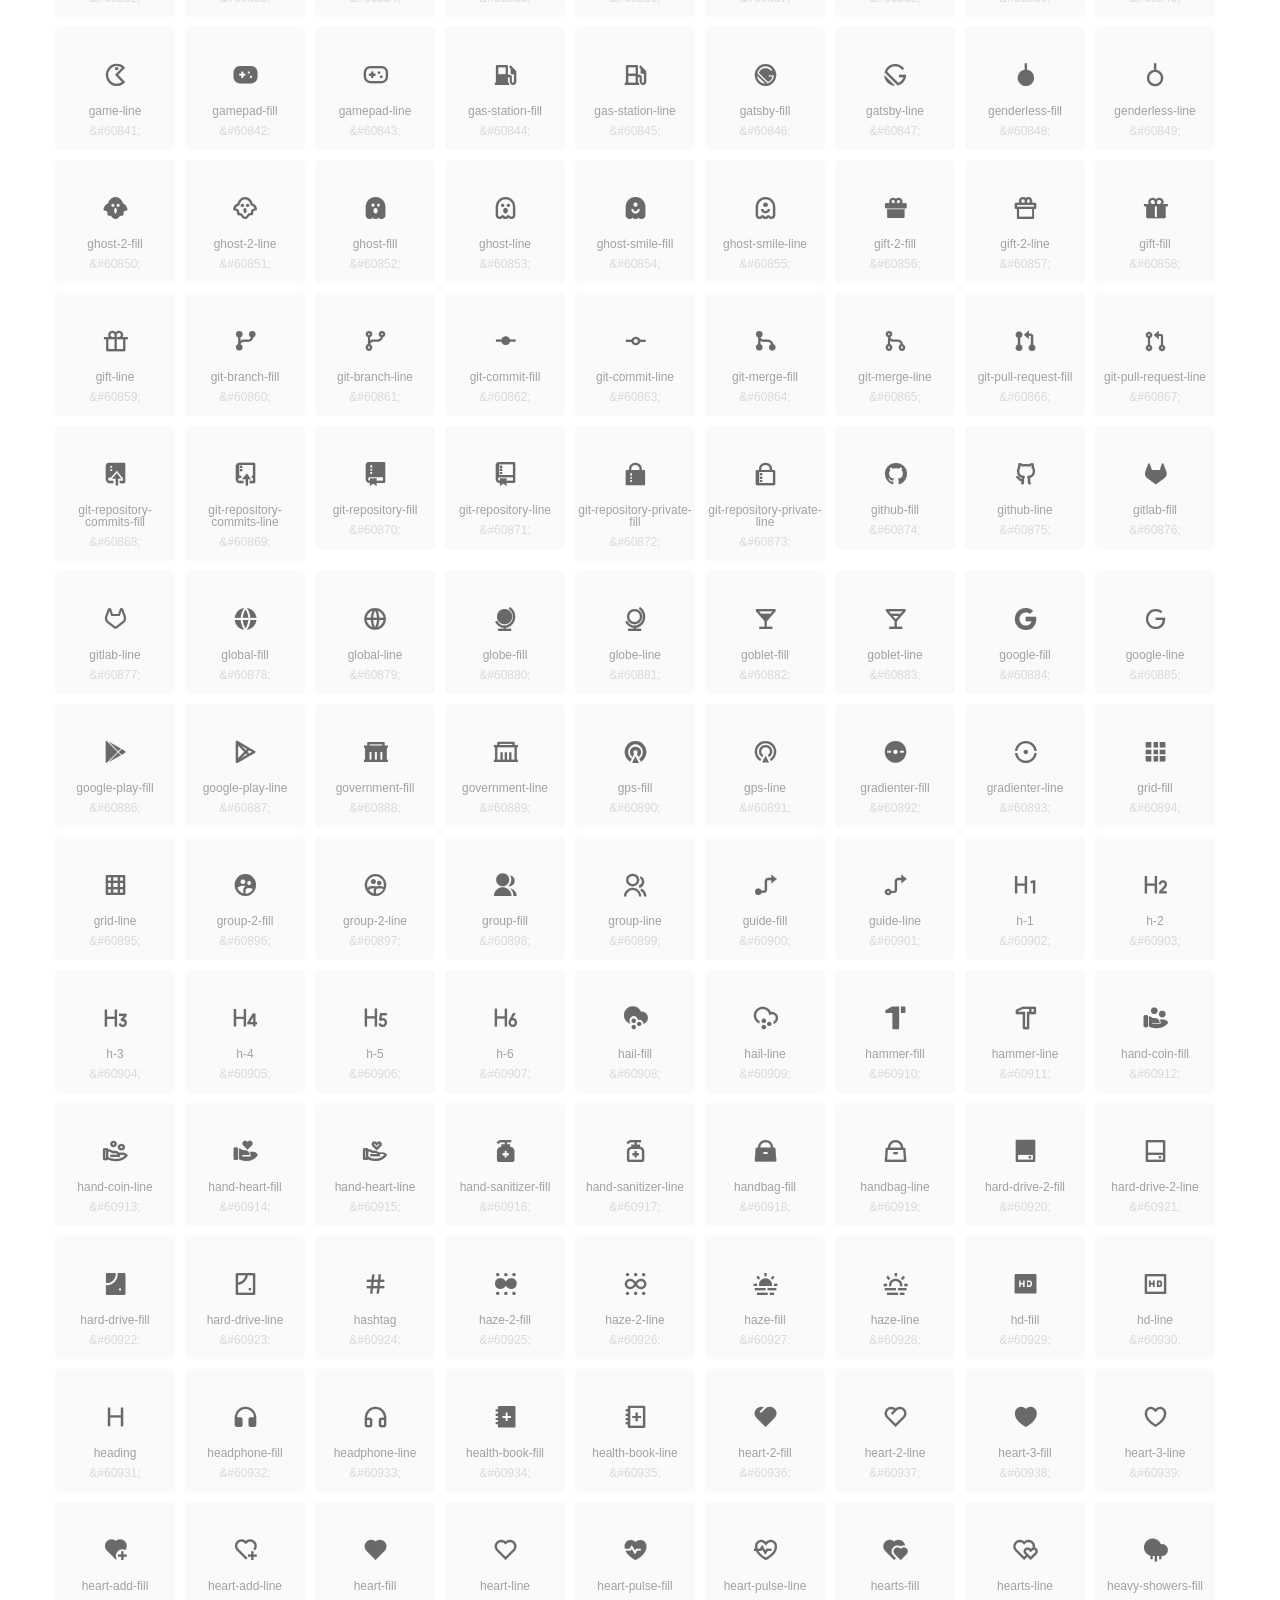
<file: Front/fonts/unicode.html>
<!DOCTYPE html>
<html lang="en">
<head>
  <meta charset="UTF-8">
  <title>remixicon(4.6.0)</title>
  <meta name="viewport" content="width=device-width,minimum-scale=1.0,maximum-scale=1.0,user-scalable=no">
   
  <meta name="description" content="Remix Icon is a set of neutral system symbols carefully crafted for designers and developers, each icon is designed based on 24×24 grid">
   
  <meta name="keywords" content="remixicon,TTF,EOT,WOFF,WOFF2,SVG">
  
  
  
  <style>
    *{margin: 0;padding: 0;list-style: none;}
    body { color: #696969; font: 12px/1.5 tahoma, arial, \5b8b\4f53, sans-serif; }
    a { color: #333; text-decoration: underline; }
    a:hover { color: rgb(9, 73, 209); }
    .header { color: #333; text-align: center; padding: 80px 0 60px 0; min-height: 153px; font-size: 14px; }
    .header .logo svg { height: 120px; width: 120px; }
    .header h1 { font-size: 42px; padding: 26px 0 10px 0; }
    .header sup {font-size: 14px; margin: 8px 0 0 8px; position: absolute; color: #7b7b7b; }
    .info {
      color: #999;
      font-weight: normal;
      max-width: 346px;
      margin: 0 auto;
      padding: 20px 0;
      font-size: 14px;
    }

    .icons { max-width: 1190px; margin: 0 auto; }
    .icons ul { text-align: center; }
    .icons ul li {
      vertical-align: top;
      width: 120px;
      display: inline-block;
      text-align: center;
      background-color: rgba(0,0,0,.02);
      border-radius: 3px;
      padding: 29px 0 10px 0;
      margin-right: 10px;
      margin-top: 10px;
      transition: all 0.6s ease;
    }
    .icons ul li:hover { background-color: rgba(0,0,0,.06); }
    .icons ul li:hover span { color: #3c75e4; opacity: 1; }
    .icons ul li .unicode { color: #8c8c8c; opacity: 0.3; }
    .icons ul li h4 {
      font-weight: normal;
      padding: 10px 0 5px 0;
      display: block;
      color: #8c8c8c;
      font-size: 14px;
      line-height: 12px;
      opacity: 0.8;
    }
    .icons ul li:hover h4 { opacity: 1; }
    .icons ul li svg { width: 24px; height: 24px; }
    .icons ul li:hover { color: #3c75e4; }
    .footer { text-align: center; padding: 10px 0 90px 0; }
    .footer a { text-align: center; padding: 10px 0 90px 0; color: #696969;}
    .footer a:hover { color: #0949d1; }
    .links { text-align: center; padding: 50px 0 0 0; font-size: 14px; }
    
    
    .icons ul .unicode-icon span { display: block; }
    .icons ul .unicode-icon h4 { font-size: 12px; }
    @font-face {
      font-family: "remixicon";
      src: url("remixicon.eot");
      /* IE9*/
      src: url("remixicon.eot#iefix") format("embedded-opentype"),
      /* IE6-IE8 */
      url("remixicon.woff2?1734404658166") format("woff2"),
      url("remixicon.woff?1734404658166") format("woff"),
      /* chrome, firefox */
      url("remixicon.ttf?1734404658166") format("truetype"),
      /* chrome, firefox, opera, Safari, Android, iOS 4.2+*/
      url("remixicon.svg#remixicon?1734404658166") format("svg");
      /* iOS 4.1- */
    }
    .iconfont {
      font-family: "remixicon" !important;
      font-size: 26px;
      font-style: normal;
      -webkit-font-smoothing: antialiased;
      -webkit-text-stroke-width: 0.2px;
      -moz-osx-font-smoothing: grayscale;
    }
    
    
  </style>
  
</head>

<body>
  
  <div class="header">
    
    <div class="logo">
      <a href="./"><svg width="160" height="32" viewBox="0 0 160 32" fill="none" xmlns="http://www.w3.org/2000/svg">
<path d="M121.5 9.80005C123.33 9.80005 124.984 10.5797 126.165 11.8344L124.75 13.2496C123.929 12.3549 122.773 11.8 121.5 11.8C119.029 11.8 117 13.891 117 16.5C117 19.1091 119.029 21.2 121.5 21.2C122.773 21.2 123.929 20.6452 124.75 19.7505L126.165 21.1657C124.984 22.4204 123.33 23.2 121.5 23.2C117.91 23.2 115 20.2004 115 16.5C115 12.7997 117.91 9.80005 121.5 9.80005Z" fill="#1A2947"/>
<path d="M113 10V23H111V10H113Z" fill="#1A2947"/>
<path d="M154 23V9.99988H152L152 19.6019L144.997 9.99988L143 10.0039V23H145L145 13.3969L152 23H154Z" fill="#1A2947"/>
<path d="M68 10V12H60V15.5H67V17.5H60V21H68V23H58V10H68Z" fill="#1A2947"/>
<path d="M82 10L77.4999 17.201L73 10H71V23H73V13.775L77.4999 20.975L82 13.773V23H84V10H82Z" fill="#1A2947"/>
<path d="M89 10V23H87V10H89Z" fill="#1A2947"/>
<path d="M96.9999 14.7565L93.6689 9.99951H91.2279L95.7789 16.4995L91.2289 22.9995H93.6689L96.9999 18.2435L100.33 22.9995H102.772L98.2209 16.4995L102.773 9.99951H100.33L96.9999 14.7565Z" fill="#1A2947"/>
<path fill-rule="evenodd" clip-rule="evenodd" d="M141 16.5C141 12.7997 138.09 9.80005 134.5 9.80005C130.91 9.80005 128 12.7997 128 16.5C128 20.2004 130.91 23.2 134.5 23.2C138.09 23.2 141 20.2004 141 16.5ZM130 16.5C130 13.891 132.029 11.8 134.5 11.8C136.971 11.8 139 13.891 139 16.5C139 19.1091 136.971 21.2 134.5 21.2C132.029 21.2 130 19.1091 130 16.5Z" fill="#1A2947"/>
<path fill-rule="evenodd" clip-rule="evenodd" d="M51 10C53.2091 10 55 11.7909 55 14C55 15.7175 53.9176 17.1821 52.3977 17.749L55.1901 22.999H52.9251L50.267 18H46V23H44V10H51ZM46 11.999V15.999L51 16C52.1046 16 53 15.1046 53 14C53 12.8955 52.1 12 51 12L46 11.999Z" fill="#1A2947"/>
<path fill-rule="evenodd" clip-rule="evenodd" d="M19.2887 3.00389C19.1928 3.0013 19.0965 3 19 3H3V24H19C24.799 24 29.5 19.299 29.5 13.5C29.5 12.7108 29.4129 11.942 29.2479 11.2025C28.2772 11.7119 27.1722 12 26 12C22.134 12 19 8.86599 19 5C19 4.30645 19.1009 3.63646 19.2887 3.00389Z" fill="url(#paint0_linear_960_1054)"/>
<g filter="url(#filter0_b_960_1054)">
<path fill-rule="evenodd" clip-rule="evenodd" d="M3 3L29 29H3V3Z" fill="url(#paint1_linear_960_1054)"/>
</g>
<circle cx="26" cy="5" r="4" fill="url(#paint2_linear_960_1054)"/>
<defs>
<filter id="filter0_b_960_1054" x="-2.43656" y="-2.43656" width="36.8731" height="36.8731" filterUnits="userSpaceOnUse" color-interpolation-filters="sRGB">
<feFlood flood-opacity="0" result="BackgroundImageFix"/>
<feGaussianBlur in="BackgroundImage" stdDeviation="2.71828"/>
<feComposite in2="SourceAlpha" operator="in" result="effect1_backgroundBlur_960_1054"/>
<feBlend mode="normal" in="SourceGraphic" in2="effect1_backgroundBlur_960_1054" result="shape"/>
</filter>
<linearGradient id="paint0_linear_960_1054" x1="3" y1="3" x2="3" y2="24" gradientUnits="userSpaceOnUse">
<stop stop-color="#05A0FA"/>
<stop offset="1" stop-color="#4785FF"/>
</linearGradient>
<linearGradient id="paint1_linear_960_1054" x1="3" y1="3" x2="3" y2="29" gradientUnits="userSpaceOnUse">
<stop stop-color="#1A8CFF"/>
<stop offset="1" stop-color="#0557FA"/>
</linearGradient>
<linearGradient id="paint2_linear_960_1054" x1="22" y1="1" x2="22" y2="9" gradientUnits="userSpaceOnUse">
<stop stop-color="#FF463A"/>
<stop offset="1" stop-color="#FF1F5A"/>
</linearGradient>
</defs>
</svg>
</a>
    </div>
    
    <h1>remixicon(4.6.0)<sup>1.0.0</sup></h1>
    <div class="info">
      Remix Icon is a set of neutral system symbols carefully crafted for designers and developers, each icon is designed based on 24×24 grid
    </div>
    <p>
      
      <a href="https://github.com/Remix-Design/remixicon.git">GitHub</a> · 
      
      <a href="index.html">Font Class</a> · 
      
      <a href="unicode.html">Unicode</a>
      
    </p>
  </div>
  <div class="icons">
    <ul>
      <li class="unicode-icon"><span class="iconfont"></span><h4>24-hours-fill</h4><span class="unicode">&amp;#59905;</span></li><li class="unicode-icon"><span class="iconfont"></span><h4>24-hours-line</h4><span class="unicode">&amp;#59906;</span></li><li class="unicode-icon"><span class="iconfont"></span><h4>4k-fill</h4><span class="unicode">&amp;#59907;</span></li><li class="unicode-icon"><span class="iconfont"></span><h4>4k-line</h4><span class="unicode">&amp;#59908;</span></li><li class="unicode-icon"><span class="iconfont"></span><h4>a-b</h4><span class="unicode">&amp;#59909;</span></li><li class="unicode-icon"><span class="iconfont"></span><h4>account-box-fill</h4><span class="unicode">&amp;#59910;</span></li><li class="unicode-icon"><span class="iconfont"></span><h4>account-box-line</h4><span class="unicode">&amp;#59911;</span></li><li class="unicode-icon"><span class="iconfont"></span><h4>account-circle-fill</h4><span class="unicode">&amp;#59912;</span></li><li class="unicode-icon"><span class="iconfont"></span><h4>account-circle-line</h4><span class="unicode">&amp;#59913;</span></li><li class="unicode-icon"><span class="iconfont"></span><h4>account-pin-box-fill</h4><span class="unicode">&amp;#59914;</span></li><li class="unicode-icon"><span class="iconfont"></span><h4>account-pin-box-line</h4><span class="unicode">&amp;#59915;</span></li><li class="unicode-icon"><span class="iconfont"></span><h4>account-pin-circle-fill</h4><span class="unicode">&amp;#59916;</span></li><li class="unicode-icon"><span class="iconfont"></span><h4>account-pin-circle-line</h4><span class="unicode">&amp;#59917;</span></li><li class="unicode-icon"><span class="iconfont"></span><h4>add-box-fill</h4><span class="unicode">&amp;#59918;</span></li><li class="unicode-icon"><span class="iconfont"></span><h4>add-box-line</h4><span class="unicode">&amp;#59919;</span></li><li class="unicode-icon"><span class="iconfont"></span><h4>add-circle-fill</h4><span class="unicode">&amp;#59920;</span></li><li class="unicode-icon"><span class="iconfont"></span><h4>add-circle-line</h4><span class="unicode">&amp;#59921;</span></li><li class="unicode-icon"><span class="iconfont"></span><h4>add-fill</h4><span class="unicode">&amp;#59922;</span></li><li class="unicode-icon"><span class="iconfont"></span><h4>add-line</h4><span class="unicode">&amp;#59923;</span></li><li class="unicode-icon"><span class="iconfont"></span><h4>admin-fill</h4><span class="unicode">&amp;#59924;</span></li><li class="unicode-icon"><span class="iconfont"></span><h4>admin-line</h4><span class="unicode">&amp;#59925;</span></li><li class="unicode-icon"><span class="iconfont"></span><h4>advertisement-fill</h4><span class="unicode">&amp;#59926;</span></li><li class="unicode-icon"><span class="iconfont"></span><h4>advertisement-line</h4><span class="unicode">&amp;#59927;</span></li><li class="unicode-icon"><span class="iconfont"></span><h4>airplay-fill</h4><span class="unicode">&amp;#59928;</span></li><li class="unicode-icon"><span class="iconfont"></span><h4>airplay-line</h4><span class="unicode">&amp;#59929;</span></li><li class="unicode-icon"><span class="iconfont"></span><h4>alarm-fill</h4><span class="unicode">&amp;#59930;</span></li><li class="unicode-icon"><span class="iconfont"></span><h4>alarm-line</h4><span class="unicode">&amp;#59931;</span></li><li class="unicode-icon"><span class="iconfont"></span><h4>alarm-warning-fill</h4><span class="unicode">&amp;#59932;</span></li><li class="unicode-icon"><span class="iconfont"></span><h4>alarm-warning-line</h4><span class="unicode">&amp;#59933;</span></li><li class="unicode-icon"><span class="iconfont"></span><h4>album-fill</h4><span class="unicode">&amp;#59934;</span></li><li class="unicode-icon"><span class="iconfont"></span><h4>album-line</h4><span class="unicode">&amp;#59935;</span></li><li class="unicode-icon"><span class="iconfont"></span><h4>alert-fill</h4><span class="unicode">&amp;#59936;</span></li><li class="unicode-icon"><span class="iconfont"></span><h4>alert-line</h4><span class="unicode">&amp;#59937;</span></li><li class="unicode-icon"><span class="iconfont"></span><h4>aliens-fill</h4><span class="unicode">&amp;#59938;</span></li><li class="unicode-icon"><span class="iconfont"></span><h4>aliens-line</h4><span class="unicode">&amp;#59939;</span></li><li class="unicode-icon"><span class="iconfont"></span><h4>align-bottom</h4><span class="unicode">&amp;#59940;</span></li><li class="unicode-icon"><span class="iconfont"></span><h4>align-center</h4><span class="unicode">&amp;#59941;</span></li><li class="unicode-icon"><span class="iconfont"></span><h4>align-justify</h4><span class="unicode">&amp;#59942;</span></li><li class="unicode-icon"><span class="iconfont"></span><h4>align-left</h4><span class="unicode">&amp;#59943;</span></li><li class="unicode-icon"><span class="iconfont"></span><h4>align-right</h4><span class="unicode">&amp;#59944;</span></li><li class="unicode-icon"><span class="iconfont"></span><h4>align-top</h4><span class="unicode">&amp;#59945;</span></li><li class="unicode-icon"><span class="iconfont"></span><h4>align-vertically</h4><span class="unicode">&amp;#59946;</span></li><li class="unicode-icon"><span class="iconfont"></span><h4>alipay-fill</h4><span class="unicode">&amp;#59947;</span></li><li class="unicode-icon"><span class="iconfont"></span><h4>alipay-line</h4><span class="unicode">&amp;#59948;</span></li><li class="unicode-icon"><span class="iconfont"></span><h4>amazon-fill</h4><span class="unicode">&amp;#59949;</span></li><li class="unicode-icon"><span class="iconfont"></span><h4>amazon-line</h4><span class="unicode">&amp;#59950;</span></li><li class="unicode-icon"><span class="iconfont"></span><h4>anchor-fill</h4><span class="unicode">&amp;#59951;</span></li><li class="unicode-icon"><span class="iconfont"></span><h4>anchor-line</h4><span class="unicode">&amp;#59952;</span></li><li class="unicode-icon"><span class="iconfont"></span><h4>ancient-gate-fill</h4><span class="unicode">&amp;#59953;</span></li><li class="unicode-icon"><span class="iconfont"></span><h4>ancient-gate-line</h4><span class="unicode">&amp;#59954;</span></li><li class="unicode-icon"><span class="iconfont"></span><h4>ancient-pavilion-fill</h4><span class="unicode">&amp;#59955;</span></li><li class="unicode-icon"><span class="iconfont"></span><h4>ancient-pavilion-line</h4><span class="unicode">&amp;#59956;</span></li><li class="unicode-icon"><span class="iconfont"></span><h4>android-fill</h4><span class="unicode">&amp;#59957;</span></li><li class="unicode-icon"><span class="iconfont"></span><h4>android-line</h4><span class="unicode">&amp;#59958;</span></li><li class="unicode-icon"><span class="iconfont"></span><h4>angularjs-fill</h4><span class="unicode">&amp;#59959;</span></li><li class="unicode-icon"><span class="iconfont"></span><h4>angularjs-line</h4><span class="unicode">&amp;#59960;</span></li><li class="unicode-icon"><span class="iconfont"></span><h4>anticlockwise-2-fill</h4><span class="unicode">&amp;#59961;</span></li><li class="unicode-icon"><span class="iconfont"></span><h4>anticlockwise-2-line</h4><span class="unicode">&amp;#59962;</span></li><li class="unicode-icon"><span class="iconfont"></span><h4>anticlockwise-fill</h4><span class="unicode">&amp;#59963;</span></li><li class="unicode-icon"><span class="iconfont"></span><h4>anticlockwise-line</h4><span class="unicode">&amp;#59964;</span></li><li class="unicode-icon"><span class="iconfont"></span><h4>app-store-fill</h4><span class="unicode">&amp;#59965;</span></li><li class="unicode-icon"><span class="iconfont"></span><h4>app-store-line</h4><span class="unicode">&amp;#59966;</span></li><li class="unicode-icon"><span class="iconfont"></span><h4>apple-fill</h4><span class="unicode">&amp;#59967;</span></li><li class="unicode-icon"><span class="iconfont"></span><h4>apple-line</h4><span class="unicode">&amp;#59968;</span></li><li class="unicode-icon"><span class="iconfont"></span><h4>apps-2-fill</h4><span class="unicode">&amp;#59969;</span></li><li class="unicode-icon"><span class="iconfont"></span><h4>apps-2-line</h4><span class="unicode">&amp;#59970;</span></li><li class="unicode-icon"><span class="iconfont"></span><h4>apps-fill</h4><span class="unicode">&amp;#59971;</span></li><li class="unicode-icon"><span class="iconfont"></span><h4>apps-line</h4><span class="unicode">&amp;#59972;</span></li><li class="unicode-icon"><span class="iconfont"></span><h4>archive-drawer-fill</h4><span class="unicode">&amp;#59973;</span></li><li class="unicode-icon"><span class="iconfont"></span><h4>archive-drawer-line</h4><span class="unicode">&amp;#59974;</span></li><li class="unicode-icon"><span class="iconfont"></span><h4>archive-fill</h4><span class="unicode">&amp;#59975;</span></li><li class="unicode-icon"><span class="iconfont"></span><h4>archive-line</h4><span class="unicode">&amp;#59976;</span></li><li class="unicode-icon"><span class="iconfont"></span><h4>arrow-down-circle-fill</h4><span class="unicode">&amp;#59977;</span></li><li class="unicode-icon"><span class="iconfont"></span><h4>arrow-down-circle-line</h4><span class="unicode">&amp;#59978;</span></li><li class="unicode-icon"><span class="iconfont"></span><h4>arrow-down-fill</h4><span class="unicode">&amp;#59979;</span></li><li class="unicode-icon"><span class="iconfont"></span><h4>arrow-down-line</h4><span class="unicode">&amp;#59980;</span></li><li class="unicode-icon"><span class="iconfont"></span><h4>arrow-down-s-fill</h4><span class="unicode">&amp;#59981;</span></li><li class="unicode-icon"><span class="iconfont"></span><h4>arrow-down-s-line</h4><span class="unicode">&amp;#59982;</span></li><li class="unicode-icon"><span class="iconfont"></span><h4>arrow-drop-down-fill</h4><span class="unicode">&amp;#59983;</span></li><li class="unicode-icon"><span class="iconfont"></span><h4>arrow-drop-down-line</h4><span class="unicode">&amp;#59984;</span></li><li class="unicode-icon"><span class="iconfont"></span><h4>arrow-drop-left-fill</h4><span class="unicode">&amp;#59985;</span></li><li class="unicode-icon"><span class="iconfont"></span><h4>arrow-drop-left-line</h4><span class="unicode">&amp;#59986;</span></li><li class="unicode-icon"><span class="iconfont"></span><h4>arrow-drop-right-fill</h4><span class="unicode">&amp;#59987;</span></li><li class="unicode-icon"><span class="iconfont"></span><h4>arrow-drop-right-line</h4><span class="unicode">&amp;#59988;</span></li><li class="unicode-icon"><span class="iconfont"></span><h4>arrow-drop-up-fill</h4><span class="unicode">&amp;#59989;</span></li><li class="unicode-icon"><span class="iconfont"></span><h4>arrow-drop-up-line</h4><span class="unicode">&amp;#59990;</span></li><li class="unicode-icon"><span class="iconfont"></span><h4>arrow-go-back-fill</h4><span class="unicode">&amp;#59991;</span></li><li class="unicode-icon"><span class="iconfont"></span><h4>arrow-go-back-line</h4><span class="unicode">&amp;#59992;</span></li><li class="unicode-icon"><span class="iconfont"></span><h4>arrow-go-forward-fill</h4><span class="unicode">&amp;#59993;</span></li><li class="unicode-icon"><span class="iconfont"></span><h4>arrow-go-forward-line</h4><span class="unicode">&amp;#59994;</span></li><li class="unicode-icon"><span class="iconfont"></span><h4>arrow-left-circle-fill</h4><span class="unicode">&amp;#59995;</span></li><li class="unicode-icon"><span class="iconfont"></span><h4>arrow-left-circle-line</h4><span class="unicode">&amp;#59996;</span></li><li class="unicode-icon"><span class="iconfont"></span><h4>arrow-left-down-fill</h4><span class="unicode">&amp;#59997;</span></li><li class="unicode-icon"><span class="iconfont"></span><h4>arrow-left-down-line</h4><span class="unicode">&amp;#59998;</span></li><li class="unicode-icon"><span class="iconfont"></span><h4>arrow-left-fill</h4><span class="unicode">&amp;#59999;</span></li><li class="unicode-icon"><span class="iconfont"></span><h4>arrow-left-line</h4><span class="unicode">&amp;#60000;</span></li><li class="unicode-icon"><span class="iconfont"></span><h4>arrow-left-right-fill</h4><span class="unicode">&amp;#60001;</span></li><li class="unicode-icon"><span class="iconfont"></span><h4>arrow-left-right-line</h4><span class="unicode">&amp;#60002;</span></li><li class="unicode-icon"><span class="iconfont"></span><h4>arrow-left-s-fill</h4><span class="unicode">&amp;#60003;</span></li><li class="unicode-icon"><span class="iconfont"></span><h4>arrow-left-s-line</h4><span class="unicode">&amp;#60004;</span></li><li class="unicode-icon"><span class="iconfont"></span><h4>arrow-left-up-fill</h4><span class="unicode">&amp;#60005;</span></li><li class="unicode-icon"><span class="iconfont"></span><h4>arrow-left-up-line</h4><span class="unicode">&amp;#60006;</span></li><li class="unicode-icon"><span class="iconfont"></span><h4>arrow-right-circle-fill</h4><span class="unicode">&amp;#60007;</span></li><li class="unicode-icon"><span class="iconfont"></span><h4>arrow-right-circle-line</h4><span class="unicode">&amp;#60008;</span></li><li class="unicode-icon"><span class="iconfont"></span><h4>arrow-right-down-fill</h4><span class="unicode">&amp;#60009;</span></li><li class="unicode-icon"><span class="iconfont"></span><h4>arrow-right-down-line</h4><span class="unicode">&amp;#60010;</span></li><li class="unicode-icon"><span class="iconfont"></span><h4>arrow-right-fill</h4><span class="unicode">&amp;#60011;</span></li><li class="unicode-icon"><span class="iconfont"></span><h4>arrow-right-line</h4><span class="unicode">&amp;#60012;</span></li><li class="unicode-icon"><span class="iconfont"></span><h4>arrow-right-s-fill</h4><span class="unicode">&amp;#60013;</span></li><li class="unicode-icon"><span class="iconfont"></span><h4>arrow-right-s-line</h4><span class="unicode">&amp;#60014;</span></li><li class="unicode-icon"><span class="iconfont"></span><h4>arrow-right-up-fill</h4><span class="unicode">&amp;#60015;</span></li><li class="unicode-icon"><span class="iconfont"></span><h4>arrow-right-up-line</h4><span class="unicode">&amp;#60016;</span></li><li class="unicode-icon"><span class="iconfont"></span><h4>arrow-up-circle-fill</h4><span class="unicode">&amp;#60017;</span></li><li class="unicode-icon"><span class="iconfont"></span><h4>arrow-up-circle-line</h4><span class="unicode">&amp;#60018;</span></li><li class="unicode-icon"><span class="iconfont"></span><h4>arrow-up-down-fill</h4><span class="unicode">&amp;#60019;</span></li><li class="unicode-icon"><span class="iconfont"></span><h4>arrow-up-down-line</h4><span class="unicode">&amp;#60020;</span></li><li class="unicode-icon"><span class="iconfont"></span><h4>arrow-up-fill</h4><span class="unicode">&amp;#60021;</span></li><li class="unicode-icon"><span class="iconfont"></span><h4>arrow-up-line</h4><span class="unicode">&amp;#60022;</span></li><li class="unicode-icon"><span class="iconfont"></span><h4>arrow-up-s-fill</h4><span class="unicode">&amp;#60023;</span></li><li class="unicode-icon"><span class="iconfont"></span><h4>arrow-up-s-line</h4><span class="unicode">&amp;#60024;</span></li><li class="unicode-icon"><span class="iconfont"></span><h4>artboard-2-fill</h4><span class="unicode">&amp;#60025;</span></li><li class="unicode-icon"><span class="iconfont"></span><h4>artboard-2-line</h4><span class="unicode">&amp;#60026;</span></li><li class="unicode-icon"><span class="iconfont"></span><h4>artboard-fill</h4><span class="unicode">&amp;#60027;</span></li><li class="unicode-icon"><span class="iconfont"></span><h4>artboard-line</h4><span class="unicode">&amp;#60028;</span></li><li class="unicode-icon"><span class="iconfont"></span><h4>article-fill</h4><span class="unicode">&amp;#60029;</span></li><li class="unicode-icon"><span class="iconfont"></span><h4>article-line</h4><span class="unicode">&amp;#60030;</span></li><li class="unicode-icon"><span class="iconfont"></span><h4>aspect-ratio-fill</h4><span class="unicode">&amp;#60031;</span></li><li class="unicode-icon"><span class="iconfont"></span><h4>aspect-ratio-line</h4><span class="unicode">&amp;#60032;</span></li><li class="unicode-icon"><span class="iconfont"></span><h4>asterisk</h4><span class="unicode">&amp;#60033;</span></li><li class="unicode-icon"><span class="iconfont"></span><h4>at-fill</h4><span class="unicode">&amp;#60034;</span></li><li class="unicode-icon"><span class="iconfont"></span><h4>at-line</h4><span class="unicode">&amp;#60035;</span></li><li class="unicode-icon"><span class="iconfont"></span><h4>attachment-2</h4><span class="unicode">&amp;#60036;</span></li><li class="unicode-icon"><span class="iconfont"></span><h4>attachment-fill</h4><span class="unicode">&amp;#60037;</span></li><li class="unicode-icon"><span class="iconfont"></span><h4>attachment-line</h4><span class="unicode">&amp;#60038;</span></li><li class="unicode-icon"><span class="iconfont"></span><h4>auction-fill</h4><span class="unicode">&amp;#60039;</span></li><li class="unicode-icon"><span class="iconfont"></span><h4>auction-line</h4><span class="unicode">&amp;#60040;</span></li><li class="unicode-icon"><span class="iconfont"></span><h4>award-fill</h4><span class="unicode">&amp;#60041;</span></li><li class="unicode-icon"><span class="iconfont"></span><h4>award-line</h4><span class="unicode">&amp;#60042;</span></li><li class="unicode-icon"><span class="iconfont"></span><h4>baidu-fill</h4><span class="unicode">&amp;#60043;</span></li><li class="unicode-icon"><span class="iconfont"></span><h4>baidu-line</h4><span class="unicode">&amp;#60044;</span></li><li class="unicode-icon"><span class="iconfont"></span><h4>ball-pen-fill</h4><span class="unicode">&amp;#60045;</span></li><li class="unicode-icon"><span class="iconfont"></span><h4>ball-pen-line</h4><span class="unicode">&amp;#60046;</span></li><li class="unicode-icon"><span class="iconfont"></span><h4>bank-card-2-fill</h4><span class="unicode">&amp;#60047;</span></li><li class="unicode-icon"><span class="iconfont"></span><h4>bank-card-2-line</h4><span class="unicode">&amp;#60048;</span></li><li class="unicode-icon"><span class="iconfont"></span><h4>bank-card-fill</h4><span class="unicode">&amp;#60049;</span></li><li class="unicode-icon"><span class="iconfont"></span><h4>bank-card-line</h4><span class="unicode">&amp;#60050;</span></li><li class="unicode-icon"><span class="iconfont"></span><h4>bank-fill</h4><span class="unicode">&amp;#60051;</span></li><li class="unicode-icon"><span class="iconfont"></span><h4>bank-line</h4><span class="unicode">&amp;#60052;</span></li><li class="unicode-icon"><span class="iconfont"></span><h4>bar-chart-2-fill</h4><span class="unicode">&amp;#60053;</span></li><li class="unicode-icon"><span class="iconfont"></span><h4>bar-chart-2-line</h4><span class="unicode">&amp;#60054;</span></li><li class="unicode-icon"><span class="iconfont"></span><h4>bar-chart-box-fill</h4><span class="unicode">&amp;#60055;</span></li><li class="unicode-icon"><span class="iconfont"></span><h4>bar-chart-box-line</h4><span class="unicode">&amp;#60056;</span></li><li class="unicode-icon"><span class="iconfont"></span><h4>bar-chart-fill</h4><span class="unicode">&amp;#60057;</span></li><li class="unicode-icon"><span class="iconfont"></span><h4>bar-chart-grouped-fill</h4><span class="unicode">&amp;#60058;</span></li><li class="unicode-icon"><span class="iconfont"></span><h4>bar-chart-grouped-line</h4><span class="unicode">&amp;#60059;</span></li><li class="unicode-icon"><span class="iconfont"></span><h4>bar-chart-horizontal-fill</h4><span class="unicode">&amp;#60060;</span></li><li class="unicode-icon"><span class="iconfont"></span><h4>bar-chart-horizontal-line</h4><span class="unicode">&amp;#60061;</span></li><li class="unicode-icon"><span class="iconfont"></span><h4>bar-chart-line</h4><span class="unicode">&amp;#60062;</span></li><li class="unicode-icon"><span class="iconfont"></span><h4>barcode-box-fill</h4><span class="unicode">&amp;#60063;</span></li><li class="unicode-icon"><span class="iconfont"></span><h4>barcode-box-line</h4><span class="unicode">&amp;#60064;</span></li><li class="unicode-icon"><span class="iconfont"></span><h4>barcode-fill</h4><span class="unicode">&amp;#60065;</span></li><li class="unicode-icon"><span class="iconfont"></span><h4>barcode-line</h4><span class="unicode">&amp;#60066;</span></li><li class="unicode-icon"><span class="iconfont"></span><h4>barricade-fill</h4><span class="unicode">&amp;#60067;</span></li><li class="unicode-icon"><span class="iconfont"></span><h4>barricade-line</h4><span class="unicode">&amp;#60068;</span></li><li class="unicode-icon"><span class="iconfont"></span><h4>base-station-fill</h4><span class="unicode">&amp;#60069;</span></li><li class="unicode-icon"><span class="iconfont"></span><h4>base-station-line</h4><span class="unicode">&amp;#60070;</span></li><li class="unicode-icon"><span class="iconfont"></span><h4>basketball-fill</h4><span class="unicode">&amp;#60071;</span></li><li class="unicode-icon"><span class="iconfont"></span><h4>basketball-line</h4><span class="unicode">&amp;#60072;</span></li><li class="unicode-icon"><span class="iconfont"></span><h4>battery-2-charge-fill</h4><span class="unicode">&amp;#60073;</span></li><li class="unicode-icon"><span class="iconfont"></span><h4>battery-2-charge-line</h4><span class="unicode">&amp;#60074;</span></li><li class="unicode-icon"><span class="iconfont"></span><h4>battery-2-fill</h4><span class="unicode">&amp;#60075;</span></li><li class="unicode-icon"><span class="iconfont"></span><h4>battery-2-line</h4><span class="unicode">&amp;#60076;</span></li><li class="unicode-icon"><span class="iconfont"></span><h4>battery-charge-fill</h4><span class="unicode">&amp;#60077;</span></li><li class="unicode-icon"><span class="iconfont"></span><h4>battery-charge-line</h4><span class="unicode">&amp;#60078;</span></li><li class="unicode-icon"><span class="iconfont"></span><h4>battery-fill</h4><span class="unicode">&amp;#60079;</span></li><li class="unicode-icon"><span class="iconfont"></span><h4>battery-line</h4><span class="unicode">&amp;#60080;</span></li><li class="unicode-icon"><span class="iconfont"></span><h4>battery-low-fill</h4><span class="unicode">&amp;#60081;</span></li><li class="unicode-icon"><span class="iconfont"></span><h4>battery-low-line</h4><span class="unicode">&amp;#60082;</span></li><li class="unicode-icon"><span class="iconfont"></span><h4>battery-saver-fill</h4><span class="unicode">&amp;#60083;</span></li><li class="unicode-icon"><span class="iconfont"></span><h4>battery-saver-line</h4><span class="unicode">&amp;#60084;</span></li><li class="unicode-icon"><span class="iconfont"></span><h4>battery-share-fill</h4><span class="unicode">&amp;#60085;</span></li><li class="unicode-icon"><span class="iconfont"></span><h4>battery-share-line</h4><span class="unicode">&amp;#60086;</span></li><li class="unicode-icon"><span class="iconfont"></span><h4>bear-smile-fill</h4><span class="unicode">&amp;#60087;</span></li><li class="unicode-icon"><span class="iconfont"></span><h4>bear-smile-line</h4><span class="unicode">&amp;#60088;</span></li><li class="unicode-icon"><span class="iconfont"></span><h4>behance-fill</h4><span class="unicode">&amp;#60089;</span></li><li class="unicode-icon"><span class="iconfont"></span><h4>behance-line</h4><span class="unicode">&amp;#60090;</span></li><li class="unicode-icon"><span class="iconfont"></span><h4>bell-fill</h4><span class="unicode">&amp;#60091;</span></li><li class="unicode-icon"><span class="iconfont"></span><h4>bell-line</h4><span class="unicode">&amp;#60092;</span></li><li class="unicode-icon"><span class="iconfont"></span><h4>bike-fill</h4><span class="unicode">&amp;#60093;</span></li><li class="unicode-icon"><span class="iconfont"></span><h4>bike-line</h4><span class="unicode">&amp;#60094;</span></li><li class="unicode-icon"><span class="iconfont"></span><h4>bilibili-fill</h4><span class="unicode">&amp;#60095;</span></li><li class="unicode-icon"><span class="iconfont"></span><h4>bilibili-line</h4><span class="unicode">&amp;#60096;</span></li><li class="unicode-icon"><span class="iconfont"></span><h4>bill-fill</h4><span class="unicode">&amp;#60097;</span></li><li class="unicode-icon"><span class="iconfont"></span><h4>bill-line</h4><span class="unicode">&amp;#60098;</span></li><li class="unicode-icon"><span class="iconfont"></span><h4>billiards-fill</h4><span class="unicode">&amp;#60099;</span></li><li class="unicode-icon"><span class="iconfont"></span><h4>billiards-line</h4><span class="unicode">&amp;#60100;</span></li><li class="unicode-icon"><span class="iconfont"></span><h4>bit-coin-fill</h4><span class="unicode">&amp;#60101;</span></li><li class="unicode-icon"><span class="iconfont"></span><h4>bit-coin-line</h4><span class="unicode">&amp;#60102;</span></li><li class="unicode-icon"><span class="iconfont"></span><h4>blaze-fill</h4><span class="unicode">&amp;#60103;</span></li><li class="unicode-icon"><span class="iconfont"></span><h4>blaze-line</h4><span class="unicode">&amp;#60104;</span></li><li class="unicode-icon"><span class="iconfont"></span><h4>bluetooth-connect-fill</h4><span class="unicode">&amp;#60105;</span></li><li class="unicode-icon"><span class="iconfont"></span><h4>bluetooth-connect-line</h4><span class="unicode">&amp;#60106;</span></li><li class="unicode-icon"><span class="iconfont"></span><h4>bluetooth-fill</h4><span class="unicode">&amp;#60107;</span></li><li class="unicode-icon"><span class="iconfont"></span><h4>bluetooth-line</h4><span class="unicode">&amp;#60108;</span></li><li class="unicode-icon"><span class="iconfont"></span><h4>blur-off-fill</h4><span class="unicode">&amp;#60109;</span></li><li class="unicode-icon"><span class="iconfont"></span><h4>blur-off-line</h4><span class="unicode">&amp;#60110;</span></li><li class="unicode-icon"><span class="iconfont"></span><h4>body-scan-fill</h4><span class="unicode">&amp;#60111;</span></li><li class="unicode-icon"><span class="iconfont"></span><h4>body-scan-line</h4><span class="unicode">&amp;#60112;</span></li><li class="unicode-icon"><span class="iconfont"></span><h4>bold</h4><span class="unicode">&amp;#60113;</span></li><li class="unicode-icon"><span class="iconfont"></span><h4>book-2-fill</h4><span class="unicode">&amp;#60114;</span></li><li class="unicode-icon"><span class="iconfont"></span><h4>book-2-line</h4><span class="unicode">&amp;#60115;</span></li><li class="unicode-icon"><span class="iconfont"></span><h4>book-3-fill</h4><span class="unicode">&amp;#60116;</span></li><li class="unicode-icon"><span class="iconfont"></span><h4>book-3-line</h4><span class="unicode">&amp;#60117;</span></li><li class="unicode-icon"><span class="iconfont"></span><h4>book-fill</h4><span class="unicode">&amp;#60118;</span></li><li class="unicode-icon"><span class="iconfont"></span><h4>book-line</h4><span class="unicode">&amp;#60119;</span></li><li class="unicode-icon"><span class="iconfont"></span><h4>book-marked-fill</h4><span class="unicode">&amp;#60120;</span></li><li class="unicode-icon"><span class="iconfont"></span><h4>book-marked-line</h4><span class="unicode">&amp;#60121;</span></li><li class="unicode-icon"><span class="iconfont"></span><h4>book-open-fill</h4><span class="unicode">&amp;#60122;</span></li><li class="unicode-icon"><span class="iconfont"></span><h4>book-open-line</h4><span class="unicode">&amp;#60123;</span></li><li class="unicode-icon"><span class="iconfont"></span><h4>book-read-fill</h4><span class="unicode">&amp;#60124;</span></li><li class="unicode-icon"><span class="iconfont"></span><h4>book-read-line</h4><span class="unicode">&amp;#60125;</span></li><li class="unicode-icon"><span class="iconfont"></span><h4>booklet-fill</h4><span class="unicode">&amp;#60126;</span></li><li class="unicode-icon"><span class="iconfont"></span><h4>booklet-line</h4><span class="unicode">&amp;#60127;</span></li><li class="unicode-icon"><span class="iconfont"></span><h4>bookmark-2-fill</h4><span class="unicode">&amp;#60128;</span></li><li class="unicode-icon"><span class="iconfont"></span><h4>bookmark-2-line</h4><span class="unicode">&amp;#60129;</span></li><li class="unicode-icon"><span class="iconfont"></span><h4>bookmark-3-fill</h4><span class="unicode">&amp;#60130;</span></li><li class="unicode-icon"><span class="iconfont"></span><h4>bookmark-3-line</h4><span class="unicode">&amp;#60131;</span></li><li class="unicode-icon"><span class="iconfont"></span><h4>bookmark-fill</h4><span class="unicode">&amp;#60132;</span></li><li class="unicode-icon"><span class="iconfont"></span><h4>bookmark-line</h4><span class="unicode">&amp;#60133;</span></li><li class="unicode-icon"><span class="iconfont"></span><h4>boxing-fill</h4><span class="unicode">&amp;#60134;</span></li><li class="unicode-icon"><span class="iconfont"></span><h4>boxing-line</h4><span class="unicode">&amp;#60135;</span></li><li class="unicode-icon"><span class="iconfont"></span><h4>braces-fill</h4><span class="unicode">&amp;#60136;</span></li><li class="unicode-icon"><span class="iconfont"></span><h4>braces-line</h4><span class="unicode">&amp;#60137;</span></li><li class="unicode-icon"><span class="iconfont"></span><h4>brackets-fill</h4><span class="unicode">&amp;#60138;</span></li><li class="unicode-icon"><span class="iconfont"></span><h4>brackets-line</h4><span class="unicode">&amp;#60139;</span></li><li class="unicode-icon"><span class="iconfont"></span><h4>briefcase-2-fill</h4><span class="unicode">&amp;#60140;</span></li><li class="unicode-icon"><span class="iconfont"></span><h4>briefcase-2-line</h4><span class="unicode">&amp;#60141;</span></li><li class="unicode-icon"><span class="iconfont"></span><h4>briefcase-3-fill</h4><span class="unicode">&amp;#60142;</span></li><li class="unicode-icon"><span class="iconfont"></span><h4>briefcase-3-line</h4><span class="unicode">&amp;#60143;</span></li><li class="unicode-icon"><span class="iconfont"></span><h4>briefcase-4-fill</h4><span class="unicode">&amp;#60144;</span></li><li class="unicode-icon"><span class="iconfont"></span><h4>briefcase-4-line</h4><span class="unicode">&amp;#60145;</span></li><li class="unicode-icon"><span class="iconfont"></span><h4>briefcase-5-fill</h4><span class="unicode">&amp;#60146;</span></li><li class="unicode-icon"><span class="iconfont"></span><h4>briefcase-5-line</h4><span class="unicode">&amp;#60147;</span></li><li class="unicode-icon"><span class="iconfont"></span><h4>briefcase-fill</h4><span class="unicode">&amp;#60148;</span></li><li class="unicode-icon"><span class="iconfont"></span><h4>briefcase-line</h4><span class="unicode">&amp;#60149;</span></li><li class="unicode-icon"><span class="iconfont"></span><h4>bring-forward</h4><span class="unicode">&amp;#60150;</span></li><li class="unicode-icon"><span class="iconfont"></span><h4>bring-to-front</h4><span class="unicode">&amp;#60151;</span></li><li class="unicode-icon"><span class="iconfont"></span><h4>broadcast-fill</h4><span class="unicode">&amp;#60152;</span></li><li class="unicode-icon"><span class="iconfont"></span><h4>broadcast-line</h4><span class="unicode">&amp;#60153;</span></li><li class="unicode-icon"><span class="iconfont"></span><h4>brush-2-fill</h4><span class="unicode">&amp;#60154;</span></li><li class="unicode-icon"><span class="iconfont"></span><h4>brush-2-line</h4><span class="unicode">&amp;#60155;</span></li><li class="unicode-icon"><span class="iconfont"></span><h4>brush-3-fill</h4><span class="unicode">&amp;#60156;</span></li><li class="unicode-icon"><span class="iconfont"></span><h4>brush-3-line</h4><span class="unicode">&amp;#60157;</span></li><li class="unicode-icon"><span class="iconfont"></span><h4>brush-4-fill</h4><span class="unicode">&amp;#60158;</span></li><li class="unicode-icon"><span class="iconfont"></span><h4>brush-4-line</h4><span class="unicode">&amp;#60159;</span></li><li class="unicode-icon"><span class="iconfont"></span><h4>brush-fill</h4><span class="unicode">&amp;#60160;</span></li><li class="unicode-icon"><span class="iconfont"></span><h4>brush-line</h4><span class="unicode">&amp;#60161;</span></li><li class="unicode-icon"><span class="iconfont"></span><h4>bubble-chart-fill</h4><span class="unicode">&amp;#60162;</span></li><li class="unicode-icon"><span class="iconfont"></span><h4>bubble-chart-line</h4><span class="unicode">&amp;#60163;</span></li><li class="unicode-icon"><span class="iconfont"></span><h4>bug-2-fill</h4><span class="unicode">&amp;#60164;</span></li><li class="unicode-icon"><span class="iconfont"></span><h4>bug-2-line</h4><span class="unicode">&amp;#60165;</span></li><li class="unicode-icon"><span class="iconfont"></span><h4>bug-fill</h4><span class="unicode">&amp;#60166;</span></li><li class="unicode-icon"><span class="iconfont"></span><h4>bug-line</h4><span class="unicode">&amp;#60167;</span></li><li class="unicode-icon"><span class="iconfont"></span><h4>building-2-fill</h4><span class="unicode">&amp;#60168;</span></li><li class="unicode-icon"><span class="iconfont"></span><h4>building-2-line</h4><span class="unicode">&amp;#60169;</span></li><li class="unicode-icon"><span class="iconfont"></span><h4>building-3-fill</h4><span class="unicode">&amp;#60170;</span></li><li class="unicode-icon"><span class="iconfont"></span><h4>building-3-line</h4><span class="unicode">&amp;#60171;</span></li><li class="unicode-icon"><span class="iconfont"></span><h4>building-4-fill</h4><span class="unicode">&amp;#60172;</span></li><li class="unicode-icon"><span class="iconfont"></span><h4>building-4-line</h4><span class="unicode">&amp;#60173;</span></li><li class="unicode-icon"><span class="iconfont"></span><h4>building-fill</h4><span class="unicode">&amp;#60174;</span></li><li class="unicode-icon"><span class="iconfont"></span><h4>building-line</h4><span class="unicode">&amp;#60175;</span></li><li class="unicode-icon"><span class="iconfont"></span><h4>bus-2-fill</h4><span class="unicode">&amp;#60176;</span></li><li class="unicode-icon"><span class="iconfont"></span><h4>bus-2-line</h4><span class="unicode">&amp;#60177;</span></li><li class="unicode-icon"><span class="iconfont"></span><h4>bus-fill</h4><span class="unicode">&amp;#60178;</span></li><li class="unicode-icon"><span class="iconfont"></span><h4>bus-line</h4><span class="unicode">&amp;#60179;</span></li><li class="unicode-icon"><span class="iconfont"></span><h4>bus-wifi-fill</h4><span class="unicode">&amp;#60180;</span></li><li class="unicode-icon"><span class="iconfont"></span><h4>bus-wifi-line</h4><span class="unicode">&amp;#60181;</span></li><li class="unicode-icon"><span class="iconfont"></span><h4>cactus-fill</h4><span class="unicode">&amp;#60182;</span></li><li class="unicode-icon"><span class="iconfont"></span><h4>cactus-line</h4><span class="unicode">&amp;#60183;</span></li><li class="unicode-icon"><span class="iconfont"></span><h4>cake-2-fill</h4><span class="unicode">&amp;#60184;</span></li><li class="unicode-icon"><span class="iconfont"></span><h4>cake-2-line</h4><span class="unicode">&amp;#60185;</span></li><li class="unicode-icon"><span class="iconfont"></span><h4>cake-3-fill</h4><span class="unicode">&amp;#60186;</span></li><li class="unicode-icon"><span class="iconfont"></span><h4>cake-3-line</h4><span class="unicode">&amp;#60187;</span></li><li class="unicode-icon"><span class="iconfont"></span><h4>cake-fill</h4><span class="unicode">&amp;#60188;</span></li><li class="unicode-icon"><span class="iconfont"></span><h4>cake-line</h4><span class="unicode">&amp;#60189;</span></li><li class="unicode-icon"><span class="iconfont"></span><h4>calculator-fill</h4><span class="unicode">&amp;#60190;</span></li><li class="unicode-icon"><span class="iconfont"></span><h4>calculator-line</h4><span class="unicode">&amp;#60191;</span></li><li class="unicode-icon"><span class="iconfont"></span><h4>calendar-2-fill</h4><span class="unicode">&amp;#60192;</span></li><li class="unicode-icon"><span class="iconfont"></span><h4>calendar-2-line</h4><span class="unicode">&amp;#60193;</span></li><li class="unicode-icon"><span class="iconfont"></span><h4>calendar-check-fill</h4><span class="unicode">&amp;#60194;</span></li><li class="unicode-icon"><span class="iconfont"></span><h4>calendar-check-line</h4><span class="unicode">&amp;#60195;</span></li><li class="unicode-icon"><span class="iconfont"></span><h4>calendar-event-fill</h4><span class="unicode">&amp;#60196;</span></li><li class="unicode-icon"><span class="iconfont"></span><h4>calendar-event-line</h4><span class="unicode">&amp;#60197;</span></li><li class="unicode-icon"><span class="iconfont"></span><h4>calendar-fill</h4><span class="unicode">&amp;#60198;</span></li><li class="unicode-icon"><span class="iconfont"></span><h4>calendar-line</h4><span class="unicode">&amp;#60199;</span></li><li class="unicode-icon"><span class="iconfont"></span><h4>calendar-todo-fill</h4><span class="unicode">&amp;#60200;</span></li><li class="unicode-icon"><span class="iconfont"></span><h4>calendar-todo-line</h4><span class="unicode">&amp;#60201;</span></li><li class="unicode-icon"><span class="iconfont"></span><h4>camera-2-fill</h4><span class="unicode">&amp;#60202;</span></li><li class="unicode-icon"><span class="iconfont"></span><h4>camera-2-line</h4><span class="unicode">&amp;#60203;</span></li><li class="unicode-icon"><span class="iconfont"></span><h4>camera-3-fill</h4><span class="unicode">&amp;#60204;</span></li><li class="unicode-icon"><span class="iconfont"></span><h4>camera-3-line</h4><span class="unicode">&amp;#60205;</span></li><li class="unicode-icon"><span class="iconfont"></span><h4>camera-fill</h4><span class="unicode">&amp;#60206;</span></li><li class="unicode-icon"><span class="iconfont"></span><h4>camera-lens-fill</h4><span class="unicode">&amp;#60207;</span></li><li class="unicode-icon"><span class="iconfont"></span><h4>camera-lens-line</h4><span class="unicode">&amp;#60208;</span></li><li class="unicode-icon"><span class="iconfont"></span><h4>camera-line</h4><span class="unicode">&amp;#60209;</span></li><li class="unicode-icon"><span class="iconfont"></span><h4>camera-off-fill</h4><span class="unicode">&amp;#60210;</span></li><li class="unicode-icon"><span class="iconfont"></span><h4>camera-off-line</h4><span class="unicode">&amp;#60211;</span></li><li class="unicode-icon"><span class="iconfont"></span><h4>camera-switch-fill</h4><span class="unicode">&amp;#60212;</span></li><li class="unicode-icon"><span class="iconfont"></span><h4>camera-switch-line</h4><span class="unicode">&amp;#60213;</span></li><li class="unicode-icon"><span class="iconfont"></span><h4>capsule-fill</h4><span class="unicode">&amp;#60214;</span></li><li class="unicode-icon"><span class="iconfont"></span><h4>capsule-line</h4><span class="unicode">&amp;#60215;</span></li><li class="unicode-icon"><span class="iconfont"></span><h4>car-fill</h4><span class="unicode">&amp;#60216;</span></li><li class="unicode-icon"><span class="iconfont"></span><h4>car-line</h4><span class="unicode">&amp;#60217;</span></li><li class="unicode-icon"><span class="iconfont"></span><h4>car-washing-fill</h4><span class="unicode">&amp;#60218;</span></li><li class="unicode-icon"><span class="iconfont"></span><h4>car-washing-line</h4><span class="unicode">&amp;#60219;</span></li><li class="unicode-icon"><span class="iconfont"></span><h4>caravan-fill</h4><span class="unicode">&amp;#60220;</span></li><li class="unicode-icon"><span class="iconfont"></span><h4>caravan-line</h4><span class="unicode">&amp;#60221;</span></li><li class="unicode-icon"><span class="iconfont"></span><h4>cast-fill</h4><span class="unicode">&amp;#60222;</span></li><li class="unicode-icon"><span class="iconfont"></span><h4>cast-line</h4><span class="unicode">&amp;#60223;</span></li><li class="unicode-icon"><span class="iconfont"></span><h4>cellphone-fill</h4><span class="unicode">&amp;#60224;</span></li><li class="unicode-icon"><span class="iconfont"></span><h4>cellphone-line</h4><span class="unicode">&amp;#60225;</span></li><li class="unicode-icon"><span class="iconfont"></span><h4>celsius-fill</h4><span class="unicode">&amp;#60226;</span></li><li class="unicode-icon"><span class="iconfont"></span><h4>celsius-line</h4><span class="unicode">&amp;#60227;</span></li><li class="unicode-icon"><span class="iconfont"></span><h4>centos-fill</h4><span class="unicode">&amp;#60228;</span></li><li class="unicode-icon"><span class="iconfont"></span><h4>centos-line</h4><span class="unicode">&amp;#60229;</span></li><li class="unicode-icon"><span class="iconfont"></span><h4>character-recognition-fill</h4><span class="unicode">&amp;#60230;</span></li><li class="unicode-icon"><span class="iconfont"></span><h4>character-recognition-line</h4><span class="unicode">&amp;#60231;</span></li><li class="unicode-icon"><span class="iconfont"></span><h4>charging-pile-2-fill</h4><span class="unicode">&amp;#60232;</span></li><li class="unicode-icon"><span class="iconfont"></span><h4>charging-pile-2-line</h4><span class="unicode">&amp;#60233;</span></li><li class="unicode-icon"><span class="iconfont"></span><h4>charging-pile-fill</h4><span class="unicode">&amp;#60234;</span></li><li class="unicode-icon"><span class="iconfont"></span><h4>charging-pile-line</h4><span class="unicode">&amp;#60235;</span></li><li class="unicode-icon"><span class="iconfont"></span><h4>chat-1-fill</h4><span class="unicode">&amp;#60236;</span></li><li class="unicode-icon"><span class="iconfont"></span><h4>chat-1-line</h4><span class="unicode">&amp;#60237;</span></li><li class="unicode-icon"><span class="iconfont"></span><h4>chat-2-fill</h4><span class="unicode">&amp;#60238;</span></li><li class="unicode-icon"><span class="iconfont"></span><h4>chat-2-line</h4><span class="unicode">&amp;#60239;</span></li><li class="unicode-icon"><span class="iconfont"></span><h4>chat-3-fill</h4><span class="unicode">&amp;#60240;</span></li><li class="unicode-icon"><span class="iconfont"></span><h4>chat-3-line</h4><span class="unicode">&amp;#60241;</span></li><li class="unicode-icon"><span class="iconfont"></span><h4>chat-4-fill</h4><span class="unicode">&amp;#60242;</span></li><li class="unicode-icon"><span class="iconfont"></span><h4>chat-4-line</h4><span class="unicode">&amp;#60243;</span></li><li class="unicode-icon"><span class="iconfont"></span><h4>chat-check-fill</h4><span class="unicode">&amp;#60244;</span></li><li class="unicode-icon"><span class="iconfont"></span><h4>chat-check-line</h4><span class="unicode">&amp;#60245;</span></li><li class="unicode-icon"><span class="iconfont"></span><h4>chat-delete-fill</h4><span class="unicode">&amp;#60246;</span></li><li class="unicode-icon"><span class="iconfont"></span><h4>chat-delete-line</h4><span class="unicode">&amp;#60247;</span></li><li class="unicode-icon"><span class="iconfont"></span><h4>chat-download-fill</h4><span class="unicode">&amp;#60248;</span></li><li class="unicode-icon"><span class="iconfont"></span><h4>chat-download-line</h4><span class="unicode">&amp;#60249;</span></li><li class="unicode-icon"><span class="iconfont"></span><h4>chat-follow-up-fill</h4><span class="unicode">&amp;#60250;</span></li><li class="unicode-icon"><span class="iconfont"></span><h4>chat-follow-up-line</h4><span class="unicode">&amp;#60251;</span></li><li class="unicode-icon"><span class="iconfont"></span><h4>chat-forward-fill</h4><span class="unicode">&amp;#60252;</span></li><li class="unicode-icon"><span class="iconfont"></span><h4>chat-forward-line</h4><span class="unicode">&amp;#60253;</span></li><li class="unicode-icon"><span class="iconfont"></span><h4>chat-heart-fill</h4><span class="unicode">&amp;#60254;</span></li><li class="unicode-icon"><span class="iconfont"></span><h4>chat-heart-line</h4><span class="unicode">&amp;#60255;</span></li><li class="unicode-icon"><span class="iconfont"></span><h4>chat-history-fill</h4><span class="unicode">&amp;#60256;</span></li><li class="unicode-icon"><span class="iconfont"></span><h4>chat-history-line</h4><span class="unicode">&amp;#60257;</span></li><li class="unicode-icon"><span class="iconfont"></span><h4>chat-new-fill</h4><span class="unicode">&amp;#60258;</span></li><li class="unicode-icon"><span class="iconfont"></span><h4>chat-new-line</h4><span class="unicode">&amp;#60259;</span></li><li class="unicode-icon"><span class="iconfont"></span><h4>chat-off-fill</h4><span class="unicode">&amp;#60260;</span></li><li class="unicode-icon"><span class="iconfont"></span><h4>chat-off-line</h4><span class="unicode">&amp;#60261;</span></li><li class="unicode-icon"><span class="iconfont"></span><h4>chat-poll-fill</h4><span class="unicode">&amp;#60262;</span></li><li class="unicode-icon"><span class="iconfont"></span><h4>chat-poll-line</h4><span class="unicode">&amp;#60263;</span></li><li class="unicode-icon"><span class="iconfont"></span><h4>chat-private-fill</h4><span class="unicode">&amp;#60264;</span></li><li class="unicode-icon"><span class="iconfont"></span><h4>chat-private-line</h4><span class="unicode">&amp;#60265;</span></li><li class="unicode-icon"><span class="iconfont"></span><h4>chat-quote-fill</h4><span class="unicode">&amp;#60266;</span></li><li class="unicode-icon"><span class="iconfont"></span><h4>chat-quote-line</h4><span class="unicode">&amp;#60267;</span></li><li class="unicode-icon"><span class="iconfont"></span><h4>chat-settings-fill</h4><span class="unicode">&amp;#60268;</span></li><li class="unicode-icon"><span class="iconfont"></span><h4>chat-settings-line</h4><span class="unicode">&amp;#60269;</span></li><li class="unicode-icon"><span class="iconfont"></span><h4>chat-smile-2-fill</h4><span class="unicode">&amp;#60270;</span></li><li class="unicode-icon"><span class="iconfont"></span><h4>chat-smile-2-line</h4><span class="unicode">&amp;#60271;</span></li><li class="unicode-icon"><span class="iconfont"></span><h4>chat-smile-3-fill</h4><span class="unicode">&amp;#60272;</span></li><li class="unicode-icon"><span class="iconfont"></span><h4>chat-smile-3-line</h4><span class="unicode">&amp;#60273;</span></li><li class="unicode-icon"><span class="iconfont"></span><h4>chat-smile-fill</h4><span class="unicode">&amp;#60274;</span></li><li class="unicode-icon"><span class="iconfont"></span><h4>chat-smile-line</h4><span class="unicode">&amp;#60275;</span></li><li class="unicode-icon"><span class="iconfont"></span><h4>chat-upload-fill</h4><span class="unicode">&amp;#60276;</span></li><li class="unicode-icon"><span class="iconfont"></span><h4>chat-upload-line</h4><span class="unicode">&amp;#60277;</span></li><li class="unicode-icon"><span class="iconfont"></span><h4>chat-voice-fill</h4><span class="unicode">&amp;#60278;</span></li><li class="unicode-icon"><span class="iconfont"></span><h4>chat-voice-line</h4><span class="unicode">&amp;#60279;</span></li><li class="unicode-icon"><span class="iconfont"></span><h4>check-double-fill</h4><span class="unicode">&amp;#60280;</span></li><li class="unicode-icon"><span class="iconfont"></span><h4>check-double-line</h4><span class="unicode">&amp;#60281;</span></li><li class="unicode-icon"><span class="iconfont"></span><h4>check-fill</h4><span class="unicode">&amp;#60282;</span></li><li class="unicode-icon"><span class="iconfont"></span><h4>check-line</h4><span class="unicode">&amp;#60283;</span></li><li class="unicode-icon"><span class="iconfont"></span><h4>checkbox-blank-circle-fill</h4><span class="unicode">&amp;#60284;</span></li><li class="unicode-icon"><span class="iconfont"></span><h4>checkbox-blank-circle-line</h4><span class="unicode">&amp;#60285;</span></li><li class="unicode-icon"><span class="iconfont"></span><h4>checkbox-blank-fill</h4><span class="unicode">&amp;#60286;</span></li><li class="unicode-icon"><span class="iconfont"></span><h4>checkbox-blank-line</h4><span class="unicode">&amp;#60287;</span></li><li class="unicode-icon"><span class="iconfont"></span><h4>checkbox-circle-fill</h4><span class="unicode">&amp;#60288;</span></li><li class="unicode-icon"><span class="iconfont"></span><h4>checkbox-circle-line</h4><span class="unicode">&amp;#60289;</span></li><li class="unicode-icon"><span class="iconfont"></span><h4>checkbox-fill</h4><span class="unicode">&amp;#60290;</span></li><li class="unicode-icon"><span class="iconfont"></span><h4>checkbox-indeterminate-fill</h4><span class="unicode">&amp;#60291;</span></li><li class="unicode-icon"><span class="iconfont"></span><h4>checkbox-indeterminate-line</h4><span class="unicode">&amp;#60292;</span></li><li class="unicode-icon"><span class="iconfont"></span><h4>checkbox-line</h4><span class="unicode">&amp;#60293;</span></li><li class="unicode-icon"><span class="iconfont"></span><h4>checkbox-multiple-blank-fill</h4><span class="unicode">&amp;#60294;</span></li><li class="unicode-icon"><span class="iconfont"></span><h4>checkbox-multiple-blank-line</h4><span class="unicode">&amp;#60295;</span></li><li class="unicode-icon"><span class="iconfont"></span><h4>checkbox-multiple-fill</h4><span class="unicode">&amp;#60296;</span></li><li class="unicode-icon"><span class="iconfont"></span><h4>checkbox-multiple-line</h4><span class="unicode">&amp;#60297;</span></li><li class="unicode-icon"><span class="iconfont"></span><h4>china-railway-fill</h4><span class="unicode">&amp;#60298;</span></li><li class="unicode-icon"><span class="iconfont"></span><h4>china-railway-line</h4><span class="unicode">&amp;#60299;</span></li><li class="unicode-icon"><span class="iconfont"></span><h4>chrome-fill</h4><span class="unicode">&amp;#60300;</span></li><li class="unicode-icon"><span class="iconfont"></span><h4>chrome-line</h4><span class="unicode">&amp;#60301;</span></li><li class="unicode-icon"><span class="iconfont"></span><h4>clapperboard-fill</h4><span class="unicode">&amp;#60302;</span></li><li class="unicode-icon"><span class="iconfont"></span><h4>clapperboard-line</h4><span class="unicode">&amp;#60303;</span></li><li class="unicode-icon"><span class="iconfont"></span><h4>clipboard-fill</h4><span class="unicode">&amp;#60304;</span></li><li class="unicode-icon"><span class="iconfont"></span><h4>clipboard-line</h4><span class="unicode">&amp;#60305;</span></li><li class="unicode-icon"><span class="iconfont"></span><h4>clockwise-2-fill</h4><span class="unicode">&amp;#60306;</span></li><li class="unicode-icon"><span class="iconfont"></span><h4>clockwise-2-line</h4><span class="unicode">&amp;#60307;</span></li><li class="unicode-icon"><span class="iconfont"></span><h4>clockwise-fill</h4><span class="unicode">&amp;#60308;</span></li><li class="unicode-icon"><span class="iconfont"></span><h4>clockwise-line</h4><span class="unicode">&amp;#60309;</span></li><li class="unicode-icon"><span class="iconfont"></span><h4>close-circle-fill</h4><span class="unicode">&amp;#60310;</span></li><li class="unicode-icon"><span class="iconfont"></span><h4>close-circle-line</h4><span class="unicode">&amp;#60311;</span></li><li class="unicode-icon"><span class="iconfont"></span><h4>close-fill</h4><span class="unicode">&amp;#60312;</span></li><li class="unicode-icon"><span class="iconfont"></span><h4>close-line</h4><span class="unicode">&amp;#60313;</span></li><li class="unicode-icon"><span class="iconfont"></span><h4>closed-captioning-fill</h4><span class="unicode">&amp;#60314;</span></li><li class="unicode-icon"><span class="iconfont"></span><h4>closed-captioning-line</h4><span class="unicode">&amp;#60315;</span></li><li class="unicode-icon"><span class="iconfont"></span><h4>cloud-fill</h4><span class="unicode">&amp;#60316;</span></li><li class="unicode-icon"><span class="iconfont"></span><h4>cloud-line</h4><span class="unicode">&amp;#60317;</span></li><li class="unicode-icon"><span class="iconfont"></span><h4>cloud-off-fill</h4><span class="unicode">&amp;#60318;</span></li><li class="unicode-icon"><span class="iconfont"></span><h4>cloud-off-line</h4><span class="unicode">&amp;#60319;</span></li><li class="unicode-icon"><span class="iconfont"></span><h4>cloud-windy-fill</h4><span class="unicode">&amp;#60320;</span></li><li class="unicode-icon"><span class="iconfont"></span><h4>cloud-windy-line</h4><span class="unicode">&amp;#60321;</span></li><li class="unicode-icon"><span class="iconfont"></span><h4>cloudy-2-fill</h4><span class="unicode">&amp;#60322;</span></li><li class="unicode-icon"><span class="iconfont"></span><h4>cloudy-2-line</h4><span class="unicode">&amp;#60323;</span></li><li class="unicode-icon"><span class="iconfont"></span><h4>cloudy-fill</h4><span class="unicode">&amp;#60324;</span></li><li class="unicode-icon"><span class="iconfont"></span><h4>cloudy-line</h4><span class="unicode">&amp;#60325;</span></li><li class="unicode-icon"><span class="iconfont"></span><h4>code-box-fill</h4><span class="unicode">&amp;#60326;</span></li><li class="unicode-icon"><span class="iconfont"></span><h4>code-box-line</h4><span class="unicode">&amp;#60327;</span></li><li class="unicode-icon"><span class="iconfont"></span><h4>code-fill</h4><span class="unicode">&amp;#60328;</span></li><li class="unicode-icon"><span class="iconfont"></span><h4>code-line</h4><span class="unicode">&amp;#60329;</span></li><li class="unicode-icon"><span class="iconfont"></span><h4>code-s-fill</h4><span class="unicode">&amp;#60330;</span></li><li class="unicode-icon"><span class="iconfont"></span><h4>code-s-line</h4><span class="unicode">&amp;#60331;</span></li><li class="unicode-icon"><span class="iconfont"></span><h4>code-s-slash-fill</h4><span class="unicode">&amp;#60332;</span></li><li class="unicode-icon"><span class="iconfont"></span><h4>code-s-slash-line</h4><span class="unicode">&amp;#60333;</span></li><li class="unicode-icon"><span class="iconfont"></span><h4>code-view</h4><span class="unicode">&amp;#60334;</span></li><li class="unicode-icon"><span class="iconfont"></span><h4>codepen-fill</h4><span class="unicode">&amp;#60335;</span></li><li class="unicode-icon"><span class="iconfont"></span><h4>codepen-line</h4><span class="unicode">&amp;#60336;</span></li><li class="unicode-icon"><span class="iconfont"></span><h4>coin-fill</h4><span class="unicode">&amp;#60337;</span></li><li class="unicode-icon"><span class="iconfont"></span><h4>coin-line</h4><span class="unicode">&amp;#60338;</span></li><li class="unicode-icon"><span class="iconfont"></span><h4>coins-fill</h4><span class="unicode">&amp;#60339;</span></li><li class="unicode-icon"><span class="iconfont"></span><h4>coins-line</h4><span class="unicode">&amp;#60340;</span></li><li class="unicode-icon"><span class="iconfont"></span><h4>collage-fill</h4><span class="unicode">&amp;#60341;</span></li><li class="unicode-icon"><span class="iconfont"></span><h4>collage-line</h4><span class="unicode">&amp;#60342;</span></li><li class="unicode-icon"><span class="iconfont"></span><h4>command-fill</h4><span class="unicode">&amp;#60343;</span></li><li class="unicode-icon"><span class="iconfont"></span><h4>command-line</h4><span class="unicode">&amp;#60344;</span></li><li class="unicode-icon"><span class="iconfont"></span><h4>community-fill</h4><span class="unicode">&amp;#60345;</span></li><li class="unicode-icon"><span class="iconfont"></span><h4>community-line</h4><span class="unicode">&amp;#60346;</span></li><li class="unicode-icon"><span class="iconfont"></span><h4>compass-2-fill</h4><span class="unicode">&amp;#60347;</span></li><li class="unicode-icon"><span class="iconfont"></span><h4>compass-2-line</h4><span class="unicode">&amp;#60348;</span></li><li class="unicode-icon"><span class="iconfont"></span><h4>compass-3-fill</h4><span class="unicode">&amp;#60349;</span></li><li class="unicode-icon"><span class="iconfont"></span><h4>compass-3-line</h4><span class="unicode">&amp;#60350;</span></li><li class="unicode-icon"><span class="iconfont"></span><h4>compass-4-fill</h4><span class="unicode">&amp;#60351;</span></li><li class="unicode-icon"><span class="iconfont"></span><h4>compass-4-line</h4><span class="unicode">&amp;#60352;</span></li><li class="unicode-icon"><span class="iconfont"></span><h4>compass-discover-fill</h4><span class="unicode">&amp;#60353;</span></li><li class="unicode-icon"><span class="iconfont"></span><h4>compass-discover-line</h4><span class="unicode">&amp;#60354;</span></li><li class="unicode-icon"><span class="iconfont"></span><h4>compass-fill</h4><span class="unicode">&amp;#60355;</span></li><li class="unicode-icon"><span class="iconfont"></span><h4>compass-line</h4><span class="unicode">&amp;#60356;</span></li><li class="unicode-icon"><span class="iconfont"></span><h4>compasses-2-fill</h4><span class="unicode">&amp;#60357;</span></li><li class="unicode-icon"><span class="iconfont"></span><h4>compasses-2-line</h4><span class="unicode">&amp;#60358;</span></li><li class="unicode-icon"><span class="iconfont"></span><h4>compasses-fill</h4><span class="unicode">&amp;#60359;</span></li><li class="unicode-icon"><span class="iconfont"></span><h4>compasses-line</h4><span class="unicode">&amp;#60360;</span></li><li class="unicode-icon"><span class="iconfont"></span><h4>computer-fill</h4><span class="unicode">&amp;#60361;</span></li><li class="unicode-icon"><span class="iconfont"></span><h4>computer-line</h4><span class="unicode">&amp;#60362;</span></li><li class="unicode-icon"><span class="iconfont"></span><h4>contacts-book-2-fill</h4><span class="unicode">&amp;#60363;</span></li><li class="unicode-icon"><span class="iconfont"></span><h4>contacts-book-2-line</h4><span class="unicode">&amp;#60364;</span></li><li class="unicode-icon"><span class="iconfont"></span><h4>contacts-book-fill</h4><span class="unicode">&amp;#60365;</span></li><li class="unicode-icon"><span class="iconfont"></span><h4>contacts-book-line</h4><span class="unicode">&amp;#60366;</span></li><li class="unicode-icon"><span class="iconfont"></span><h4>contacts-book-upload-fill</h4><span class="unicode">&amp;#60367;</span></li><li class="unicode-icon"><span class="iconfont"></span><h4>contacts-book-upload-line</h4><span class="unicode">&amp;#60368;</span></li><li class="unicode-icon"><span class="iconfont"></span><h4>contacts-fill</h4><span class="unicode">&amp;#60369;</span></li><li class="unicode-icon"><span class="iconfont"></span><h4>contacts-line</h4><span class="unicode">&amp;#60370;</span></li><li class="unicode-icon"><span class="iconfont"></span><h4>contrast-2-fill</h4><span class="unicode">&amp;#60371;</span></li><li class="unicode-icon"><span class="iconfont"></span><h4>contrast-2-line</h4><span class="unicode">&amp;#60372;</span></li><li class="unicode-icon"><span class="iconfont"></span><h4>contrast-drop-2-fill</h4><span class="unicode">&amp;#60373;</span></li><li class="unicode-icon"><span class="iconfont"></span><h4>contrast-drop-2-line</h4><span class="unicode">&amp;#60374;</span></li><li class="unicode-icon"><span class="iconfont"></span><h4>contrast-drop-fill</h4><span class="unicode">&amp;#60375;</span></li><li class="unicode-icon"><span class="iconfont"></span><h4>contrast-drop-line</h4><span class="unicode">&amp;#60376;</span></li><li class="unicode-icon"><span class="iconfont"></span><h4>contrast-fill</h4><span class="unicode">&amp;#60377;</span></li><li class="unicode-icon"><span class="iconfont"></span><h4>contrast-line</h4><span class="unicode">&amp;#60378;</span></li><li class="unicode-icon"><span class="iconfont"></span><h4>copper-coin-fill</h4><span class="unicode">&amp;#60379;</span></li><li class="unicode-icon"><span class="iconfont"></span><h4>copper-coin-line</h4><span class="unicode">&amp;#60380;</span></li><li class="unicode-icon"><span class="iconfont"></span><h4>copper-diamond-fill</h4><span class="unicode">&amp;#60381;</span></li><li class="unicode-icon"><span class="iconfont"></span><h4>copper-diamond-line</h4><span class="unicode">&amp;#60382;</span></li><li class="unicode-icon"><span class="iconfont"></span><h4>copyleft-fill</h4><span class="unicode">&amp;#60383;</span></li><li class="unicode-icon"><span class="iconfont"></span><h4>copyleft-line</h4><span class="unicode">&amp;#60384;</span></li><li class="unicode-icon"><span class="iconfont"></span><h4>copyright-fill</h4><span class="unicode">&amp;#60385;</span></li><li class="unicode-icon"><span class="iconfont"></span><h4>copyright-line</h4><span class="unicode">&amp;#60386;</span></li><li class="unicode-icon"><span class="iconfont"></span><h4>coreos-fill</h4><span class="unicode">&amp;#60387;</span></li><li class="unicode-icon"><span class="iconfont"></span><h4>coreos-line</h4><span class="unicode">&amp;#60388;</span></li><li class="unicode-icon"><span class="iconfont"></span><h4>coupon-2-fill</h4><span class="unicode">&amp;#60389;</span></li><li class="unicode-icon"><span class="iconfont"></span><h4>coupon-2-line</h4><span class="unicode">&amp;#60390;</span></li><li class="unicode-icon"><span class="iconfont"></span><h4>coupon-3-fill</h4><span class="unicode">&amp;#60391;</span></li><li class="unicode-icon"><span class="iconfont"></span><h4>coupon-3-line</h4><span class="unicode">&amp;#60392;</span></li><li class="unicode-icon"><span class="iconfont"></span><h4>coupon-4-fill</h4><span class="unicode">&amp;#60393;</span></li><li class="unicode-icon"><span class="iconfont"></span><h4>coupon-4-line</h4><span class="unicode">&amp;#60394;</span></li><li class="unicode-icon"><span class="iconfont"></span><h4>coupon-5-fill</h4><span class="unicode">&amp;#60395;</span></li><li class="unicode-icon"><span class="iconfont"></span><h4>coupon-5-line</h4><span class="unicode">&amp;#60396;</span></li><li class="unicode-icon"><span class="iconfont"></span><h4>coupon-fill</h4><span class="unicode">&amp;#60397;</span></li><li class="unicode-icon"><span class="iconfont"></span><h4>coupon-line</h4><span class="unicode">&amp;#60398;</span></li><li class="unicode-icon"><span class="iconfont"></span><h4>cpu-fill</h4><span class="unicode">&amp;#60399;</span></li><li class="unicode-icon"><span class="iconfont"></span><h4>cpu-line</h4><span class="unicode">&amp;#60400;</span></li><li class="unicode-icon"><span class="iconfont"></span><h4>creative-commons-by-fill</h4><span class="unicode">&amp;#60401;</span></li><li class="unicode-icon"><span class="iconfont"></span><h4>creative-commons-by-line</h4><span class="unicode">&amp;#60402;</span></li><li class="unicode-icon"><span class="iconfont"></span><h4>creative-commons-fill</h4><span class="unicode">&amp;#60403;</span></li><li class="unicode-icon"><span class="iconfont"></span><h4>creative-commons-line</h4><span class="unicode">&amp;#60404;</span></li><li class="unicode-icon"><span class="iconfont"></span><h4>creative-commons-nc-fill</h4><span class="unicode">&amp;#60405;</span></li><li class="unicode-icon"><span class="iconfont"></span><h4>creative-commons-nc-line</h4><span class="unicode">&amp;#60406;</span></li><li class="unicode-icon"><span class="iconfont"></span><h4>creative-commons-nd-fill</h4><span class="unicode">&amp;#60407;</span></li><li class="unicode-icon"><span class="iconfont"></span><h4>creative-commons-nd-line</h4><span class="unicode">&amp;#60408;</span></li><li class="unicode-icon"><span class="iconfont"></span><h4>creative-commons-sa-fill</h4><span class="unicode">&amp;#60409;</span></li><li class="unicode-icon"><span class="iconfont"></span><h4>creative-commons-sa-line</h4><span class="unicode">&amp;#60410;</span></li><li class="unicode-icon"><span class="iconfont"></span><h4>creative-commons-zero-fill</h4><span class="unicode">&amp;#60411;</span></li><li class="unicode-icon"><span class="iconfont"></span><h4>creative-commons-zero-line</h4><span class="unicode">&amp;#60412;</span></li><li class="unicode-icon"><span class="iconfont"></span><h4>criminal-fill</h4><span class="unicode">&amp;#60413;</span></li><li class="unicode-icon"><span class="iconfont"></span><h4>criminal-line</h4><span class="unicode">&amp;#60414;</span></li><li class="unicode-icon"><span class="iconfont"></span><h4>crop-2-fill</h4><span class="unicode">&amp;#60415;</span></li><li class="unicode-icon"><span class="iconfont"></span><h4>crop-2-line</h4><span class="unicode">&amp;#60416;</span></li><li class="unicode-icon"><span class="iconfont"></span><h4>crop-fill</h4><span class="unicode">&amp;#60417;</span></li><li class="unicode-icon"><span class="iconfont"></span><h4>crop-line</h4><span class="unicode">&amp;#60418;</span></li><li class="unicode-icon"><span class="iconfont"></span><h4>css3-fill</h4><span class="unicode">&amp;#60419;</span></li><li class="unicode-icon"><span class="iconfont"></span><h4>css3-line</h4><span class="unicode">&amp;#60420;</span></li><li class="unicode-icon"><span class="iconfont"></span><h4>cup-fill</h4><span class="unicode">&amp;#60421;</span></li><li class="unicode-icon"><span class="iconfont"></span><h4>cup-line</h4><span class="unicode">&amp;#60422;</span></li><li class="unicode-icon"><span class="iconfont"></span><h4>currency-fill</h4><span class="unicode">&amp;#60423;</span></li><li class="unicode-icon"><span class="iconfont"></span><h4>currency-line</h4><span class="unicode">&amp;#60424;</span></li><li class="unicode-icon"><span class="iconfont"></span><h4>cursor-fill</h4><span class="unicode">&amp;#60425;</span></li><li class="unicode-icon"><span class="iconfont"></span><h4>cursor-line</h4><span class="unicode">&amp;#60426;</span></li><li class="unicode-icon"><span class="iconfont"></span><h4>customer-service-2-fill</h4><span class="unicode">&amp;#60427;</span></li><li class="unicode-icon"><span class="iconfont"></span><h4>customer-service-2-line</h4><span class="unicode">&amp;#60428;</span></li><li class="unicode-icon"><span class="iconfont"></span><h4>customer-service-fill</h4><span class="unicode">&amp;#60429;</span></li><li class="unicode-icon"><span class="iconfont"></span><h4>customer-service-line</h4><span class="unicode">&amp;#60430;</span></li><li class="unicode-icon"><span class="iconfont"></span><h4>dashboard-2-fill</h4><span class="unicode">&amp;#60431;</span></li><li class="unicode-icon"><span class="iconfont"></span><h4>dashboard-2-line</h4><span class="unicode">&amp;#60432;</span></li><li class="unicode-icon"><span class="iconfont"></span><h4>dashboard-3-fill</h4><span class="unicode">&amp;#60433;</span></li><li class="unicode-icon"><span class="iconfont"></span><h4>dashboard-3-line</h4><span class="unicode">&amp;#60434;</span></li><li class="unicode-icon"><span class="iconfont"></span><h4>dashboard-fill</h4><span class="unicode">&amp;#60435;</span></li><li class="unicode-icon"><span class="iconfont"></span><h4>dashboard-line</h4><span class="unicode">&amp;#60436;</span></li><li class="unicode-icon"><span class="iconfont"></span><h4>database-2-fill</h4><span class="unicode">&amp;#60437;</span></li><li class="unicode-icon"><span class="iconfont"></span><h4>database-2-line</h4><span class="unicode">&amp;#60438;</span></li><li class="unicode-icon"><span class="iconfont"></span><h4>database-fill</h4><span class="unicode">&amp;#60439;</span></li><li class="unicode-icon"><span class="iconfont"></span><h4>database-line</h4><span class="unicode">&amp;#60440;</span></li><li class="unicode-icon"><span class="iconfont"></span><h4>delete-back-2-fill</h4><span class="unicode">&amp;#60441;</span></li><li class="unicode-icon"><span class="iconfont"></span><h4>delete-back-2-line</h4><span class="unicode">&amp;#60442;</span></li><li class="unicode-icon"><span class="iconfont"></span><h4>delete-back-fill</h4><span class="unicode">&amp;#60443;</span></li><li class="unicode-icon"><span class="iconfont"></span><h4>delete-back-line</h4><span class="unicode">&amp;#60444;</span></li><li class="unicode-icon"><span class="iconfont"></span><h4>delete-bin-2-fill</h4><span class="unicode">&amp;#60445;</span></li><li class="unicode-icon"><span class="iconfont"></span><h4>delete-bin-2-line</h4><span class="unicode">&amp;#60446;</span></li><li class="unicode-icon"><span class="iconfont"></span><h4>delete-bin-3-fill</h4><span class="unicode">&amp;#60447;</span></li><li class="unicode-icon"><span class="iconfont"></span><h4>delete-bin-3-line</h4><span class="unicode">&amp;#60448;</span></li><li class="unicode-icon"><span class="iconfont"></span><h4>delete-bin-4-fill</h4><span class="unicode">&amp;#60449;</span></li><li class="unicode-icon"><span class="iconfont"></span><h4>delete-bin-4-line</h4><span class="unicode">&amp;#60450;</span></li><li class="unicode-icon"><span class="iconfont"></span><h4>delete-bin-5-fill</h4><span class="unicode">&amp;#60451;</span></li><li class="unicode-icon"><span class="iconfont"></span><h4>delete-bin-5-line</h4><span class="unicode">&amp;#60452;</span></li><li class="unicode-icon"><span class="iconfont"></span><h4>delete-bin-6-fill</h4><span class="unicode">&amp;#60453;</span></li><li class="unicode-icon"><span class="iconfont"></span><h4>delete-bin-6-line</h4><span class="unicode">&amp;#60454;</span></li><li class="unicode-icon"><span class="iconfont"></span><h4>delete-bin-7-fill</h4><span class="unicode">&amp;#60455;</span></li><li class="unicode-icon"><span class="iconfont"></span><h4>delete-bin-7-line</h4><span class="unicode">&amp;#60456;</span></li><li class="unicode-icon"><span class="iconfont"></span><h4>delete-bin-fill</h4><span class="unicode">&amp;#60457;</span></li><li class="unicode-icon"><span class="iconfont"></span><h4>delete-bin-line</h4><span class="unicode">&amp;#60458;</span></li><li class="unicode-icon"><span class="iconfont"></span><h4>delete-column</h4><span class="unicode">&amp;#60459;</span></li><li class="unicode-icon"><span class="iconfont"></span><h4>delete-row</h4><span class="unicode">&amp;#60460;</span></li><li class="unicode-icon"><span class="iconfont"></span><h4>device-fill</h4><span class="unicode">&amp;#60461;</span></li><li class="unicode-icon"><span class="iconfont"></span><h4>device-line</h4><span class="unicode">&amp;#60462;</span></li><li class="unicode-icon"><span class="iconfont"></span><h4>device-recover-fill</h4><span class="unicode">&amp;#60463;</span></li><li class="unicode-icon"><span class="iconfont"></span><h4>device-recover-line</h4><span class="unicode">&amp;#60464;</span></li><li class="unicode-icon"><span class="iconfont"></span><h4>dingding-fill</h4><span class="unicode">&amp;#60465;</span></li><li class="unicode-icon"><span class="iconfont"></span><h4>dingding-line</h4><span class="unicode">&amp;#60466;</span></li><li class="unicode-icon"><span class="iconfont"></span><h4>direction-fill</h4><span class="unicode">&amp;#60467;</span></li><li class="unicode-icon"><span class="iconfont"></span><h4>direction-line</h4><span class="unicode">&amp;#60468;</span></li><li class="unicode-icon"><span class="iconfont"></span><h4>disc-fill</h4><span class="unicode">&amp;#60469;</span></li><li class="unicode-icon"><span class="iconfont"></span><h4>disc-line</h4><span class="unicode">&amp;#60470;</span></li><li class="unicode-icon"><span class="iconfont"></span><h4>discord-fill</h4><span class="unicode">&amp;#60471;</span></li><li class="unicode-icon"><span class="iconfont"></span><h4>discord-line</h4><span class="unicode">&amp;#60472;</span></li><li class="unicode-icon"><span class="iconfont"></span><h4>discuss-fill</h4><span class="unicode">&amp;#60473;</span></li><li class="unicode-icon"><span class="iconfont"></span><h4>discuss-line</h4><span class="unicode">&amp;#60474;</span></li><li class="unicode-icon"><span class="iconfont"></span><h4>dislike-fill</h4><span class="unicode">&amp;#60475;</span></li><li class="unicode-icon"><span class="iconfont"></span><h4>dislike-line</h4><span class="unicode">&amp;#60476;</span></li><li class="unicode-icon"><span class="iconfont"></span><h4>disqus-fill</h4><span class="unicode">&amp;#60477;</span></li><li class="unicode-icon"><span class="iconfont"></span><h4>disqus-line</h4><span class="unicode">&amp;#60478;</span></li><li class="unicode-icon"><span class="iconfont"></span><h4>divide-fill</h4><span class="unicode">&amp;#60479;</span></li><li class="unicode-icon"><span class="iconfont"></span><h4>divide-line</h4><span class="unicode">&amp;#60480;</span></li><li class="unicode-icon"><span class="iconfont"></span><h4>donut-chart-fill</h4><span class="unicode">&amp;#60481;</span></li><li class="unicode-icon"><span class="iconfont"></span><h4>donut-chart-line</h4><span class="unicode">&amp;#60482;</span></li><li class="unicode-icon"><span class="iconfont"></span><h4>door-closed-fill</h4><span class="unicode">&amp;#60483;</span></li><li class="unicode-icon"><span class="iconfont"></span><h4>door-closed-line</h4><span class="unicode">&amp;#60484;</span></li><li class="unicode-icon"><span class="iconfont"></span><h4>door-fill</h4><span class="unicode">&amp;#60485;</span></li><li class="unicode-icon"><span class="iconfont"></span><h4>door-line</h4><span class="unicode">&amp;#60486;</span></li><li class="unicode-icon"><span class="iconfont"></span><h4>door-lock-box-fill</h4><span class="unicode">&amp;#60487;</span></li><li class="unicode-icon"><span class="iconfont"></span><h4>door-lock-box-line</h4><span class="unicode">&amp;#60488;</span></li><li class="unicode-icon"><span class="iconfont"></span><h4>door-lock-fill</h4><span class="unicode">&amp;#60489;</span></li><li class="unicode-icon"><span class="iconfont"></span><h4>door-lock-line</h4><span class="unicode">&amp;#60490;</span></li><li class="unicode-icon"><span class="iconfont"></span><h4>door-open-fill</h4><span class="unicode">&amp;#60491;</span></li><li class="unicode-icon"><span class="iconfont"></span><h4>door-open-line</h4><span class="unicode">&amp;#60492;</span></li><li class="unicode-icon"><span class="iconfont"></span><h4>dossier-fill</h4><span class="unicode">&amp;#60493;</span></li><li class="unicode-icon"><span class="iconfont"></span><h4>dossier-line</h4><span class="unicode">&amp;#60494;</span></li><li class="unicode-icon"><span class="iconfont"></span><h4>douban-fill</h4><span class="unicode">&amp;#60495;</span></li><li class="unicode-icon"><span class="iconfont"></span><h4>douban-line</h4><span class="unicode">&amp;#60496;</span></li><li class="unicode-icon"><span class="iconfont"></span><h4>double-quotes-l</h4><span class="unicode">&amp;#60497;</span></li><li class="unicode-icon"><span class="iconfont"></span><h4>double-quotes-r</h4><span class="unicode">&amp;#60498;</span></li><li class="unicode-icon"><span class="iconfont"></span><h4>download-2-fill</h4><span class="unicode">&amp;#60499;</span></li><li class="unicode-icon"><span class="iconfont"></span><h4>download-2-line</h4><span class="unicode">&amp;#60500;</span></li><li class="unicode-icon"><span class="iconfont"></span><h4>download-cloud-2-fill</h4><span class="unicode">&amp;#60501;</span></li><li class="unicode-icon"><span class="iconfont"></span><h4>download-cloud-2-line</h4><span class="unicode">&amp;#60502;</span></li><li class="unicode-icon"><span class="iconfont"></span><h4>download-cloud-fill</h4><span class="unicode">&amp;#60503;</span></li><li class="unicode-icon"><span class="iconfont"></span><h4>download-cloud-line</h4><span class="unicode">&amp;#60504;</span></li><li class="unicode-icon"><span class="iconfont"></span><h4>download-fill</h4><span class="unicode">&amp;#60505;</span></li><li class="unicode-icon"><span class="iconfont"></span><h4>download-line</h4><span class="unicode">&amp;#60506;</span></li><li class="unicode-icon"><span class="iconfont"></span><h4>draft-fill</h4><span class="unicode">&amp;#60507;</span></li><li class="unicode-icon"><span class="iconfont"></span><h4>draft-line</h4><span class="unicode">&amp;#60508;</span></li><li class="unicode-icon"><span class="iconfont"></span><h4>drag-drop-fill</h4><span class="unicode">&amp;#60509;</span></li><li class="unicode-icon"><span class="iconfont"></span><h4>drag-drop-line</h4><span class="unicode">&amp;#60510;</span></li><li class="unicode-icon"><span class="iconfont"></span><h4>drag-move-2-fill</h4><span class="unicode">&amp;#60511;</span></li><li class="unicode-icon"><span class="iconfont"></span><h4>drag-move-2-line</h4><span class="unicode">&amp;#60512;</span></li><li class="unicode-icon"><span class="iconfont"></span><h4>drag-move-fill</h4><span class="unicode">&amp;#60513;</span></li><li class="unicode-icon"><span class="iconfont"></span><h4>drag-move-line</h4><span class="unicode">&amp;#60514;</span></li><li class="unicode-icon"><span class="iconfont"></span><h4>dribbble-fill</h4><span class="unicode">&amp;#60515;</span></li><li class="unicode-icon"><span class="iconfont"></span><h4>dribbble-line</h4><span class="unicode">&amp;#60516;</span></li><li class="unicode-icon"><span class="iconfont"></span><h4>drive-fill</h4><span class="unicode">&amp;#60517;</span></li><li class="unicode-icon"><span class="iconfont"></span><h4>drive-line</h4><span class="unicode">&amp;#60518;</span></li><li class="unicode-icon"><span class="iconfont"></span><h4>drizzle-fill</h4><span class="unicode">&amp;#60519;</span></li><li class="unicode-icon"><span class="iconfont"></span><h4>drizzle-line</h4><span class="unicode">&amp;#60520;</span></li><li class="unicode-icon"><span class="iconfont"></span><h4>drop-fill</h4><span class="unicode">&amp;#60521;</span></li><li class="unicode-icon"><span class="iconfont"></span><h4>drop-line</h4><span class="unicode">&amp;#60522;</span></li><li class="unicode-icon"><span class="iconfont"></span><h4>dropbox-fill</h4><span class="unicode">&amp;#60523;</span></li><li class="unicode-icon"><span class="iconfont"></span><h4>dropbox-line</h4><span class="unicode">&amp;#60524;</span></li><li class="unicode-icon"><span class="iconfont"></span><h4>dual-sim-1-fill</h4><span class="unicode">&amp;#60525;</span></li><li class="unicode-icon"><span class="iconfont"></span><h4>dual-sim-1-line</h4><span class="unicode">&amp;#60526;</span></li><li class="unicode-icon"><span class="iconfont"></span><h4>dual-sim-2-fill</h4><span class="unicode">&amp;#60527;</span></li><li class="unicode-icon"><span class="iconfont"></span><h4>dual-sim-2-line</h4><span class="unicode">&amp;#60528;</span></li><li class="unicode-icon"><span class="iconfont"></span><h4>dv-fill</h4><span class="unicode">&amp;#60529;</span></li><li class="unicode-icon"><span class="iconfont"></span><h4>dv-line</h4><span class="unicode">&amp;#60530;</span></li><li class="unicode-icon"><span class="iconfont"></span><h4>dvd-fill</h4><span class="unicode">&amp;#60531;</span></li><li class="unicode-icon"><span class="iconfont"></span><h4>dvd-line</h4><span class="unicode">&amp;#60532;</span></li><li class="unicode-icon"><span class="iconfont"></span><h4>e-bike-2-fill</h4><span class="unicode">&amp;#60533;</span></li><li class="unicode-icon"><span class="iconfont"></span><h4>e-bike-2-line</h4><span class="unicode">&amp;#60534;</span></li><li class="unicode-icon"><span class="iconfont"></span><h4>e-bike-fill</h4><span class="unicode">&amp;#60535;</span></li><li class="unicode-icon"><span class="iconfont"></span><h4>e-bike-line</h4><span class="unicode">&amp;#60536;</span></li><li class="unicode-icon"><span class="iconfont"></span><h4>earth-fill</h4><span class="unicode">&amp;#60537;</span></li><li class="unicode-icon"><span class="iconfont"></span><h4>earth-line</h4><span class="unicode">&amp;#60538;</span></li><li class="unicode-icon"><span class="iconfont"></span><h4>earthquake-fill</h4><span class="unicode">&amp;#60539;</span></li><li class="unicode-icon"><span class="iconfont"></span><h4>earthquake-line</h4><span class="unicode">&amp;#60540;</span></li><li class="unicode-icon"><span class="iconfont"></span><h4>edge-fill</h4><span class="unicode">&amp;#60541;</span></li><li class="unicode-icon"><span class="iconfont"></span><h4>edge-line</h4><span class="unicode">&amp;#60542;</span></li><li class="unicode-icon"><span class="iconfont"></span><h4>edit-2-fill</h4><span class="unicode">&amp;#60543;</span></li><li class="unicode-icon"><span class="iconfont"></span><h4>edit-2-line</h4><span class="unicode">&amp;#60544;</span></li><li class="unicode-icon"><span class="iconfont"></span><h4>edit-box-fill</h4><span class="unicode">&amp;#60545;</span></li><li class="unicode-icon"><span class="iconfont"></span><h4>edit-box-line</h4><span class="unicode">&amp;#60546;</span></li><li class="unicode-icon"><span class="iconfont"></span><h4>edit-circle-fill</h4><span class="unicode">&amp;#60547;</span></li><li class="unicode-icon"><span class="iconfont"></span><h4>edit-circle-line</h4><span class="unicode">&amp;#60548;</span></li><li class="unicode-icon"><span class="iconfont"></span><h4>edit-fill</h4><span class="unicode">&amp;#60549;</span></li><li class="unicode-icon"><span class="iconfont"></span><h4>edit-line</h4><span class="unicode">&amp;#60550;</span></li><li class="unicode-icon"><span class="iconfont"></span><h4>eject-fill</h4><span class="unicode">&amp;#60551;</span></li><li class="unicode-icon"><span class="iconfont"></span><h4>eject-line</h4><span class="unicode">&amp;#60552;</span></li><li class="unicode-icon"><span class="iconfont"></span><h4>emotion-2-fill</h4><span class="unicode">&amp;#60553;</span></li><li class="unicode-icon"><span class="iconfont"></span><h4>emotion-2-line</h4><span class="unicode">&amp;#60554;</span></li><li class="unicode-icon"><span class="iconfont"></span><h4>emotion-fill</h4><span class="unicode">&amp;#60555;</span></li><li class="unicode-icon"><span class="iconfont"></span><h4>emotion-happy-fill</h4><span class="unicode">&amp;#60556;</span></li><li class="unicode-icon"><span class="iconfont"></span><h4>emotion-happy-line</h4><span class="unicode">&amp;#60557;</span></li><li class="unicode-icon"><span class="iconfont"></span><h4>emotion-laugh-fill</h4><span class="unicode">&amp;#60558;</span></li><li class="unicode-icon"><span class="iconfont"></span><h4>emotion-laugh-line</h4><span class="unicode">&amp;#60559;</span></li><li class="unicode-icon"><span class="iconfont"></span><h4>emotion-line</h4><span class="unicode">&amp;#60560;</span></li><li class="unicode-icon"><span class="iconfont"></span><h4>emotion-normal-fill</h4><span class="unicode">&amp;#60561;</span></li><li class="unicode-icon"><span class="iconfont"></span><h4>emotion-normal-line</h4><span class="unicode">&amp;#60562;</span></li><li class="unicode-icon"><span class="iconfont"></span><h4>emotion-sad-fill</h4><span class="unicode">&amp;#60563;</span></li><li class="unicode-icon"><span class="iconfont"></span><h4>emotion-sad-line</h4><span class="unicode">&amp;#60564;</span></li><li class="unicode-icon"><span class="iconfont"></span><h4>emotion-unhappy-fill</h4><span class="unicode">&amp;#60565;</span></li><li class="unicode-icon"><span class="iconfont"></span><h4>emotion-unhappy-line</h4><span class="unicode">&amp;#60566;</span></li><li class="unicode-icon"><span class="iconfont"></span><h4>empathize-fill</h4><span class="unicode">&amp;#60567;</span></li><li class="unicode-icon"><span class="iconfont"></span><h4>empathize-line</h4><span class="unicode">&amp;#60568;</span></li><li class="unicode-icon"><span class="iconfont"></span><h4>emphasis-cn</h4><span class="unicode">&amp;#60569;</span></li><li class="unicode-icon"><span class="iconfont"></span><h4>emphasis</h4><span class="unicode">&amp;#60570;</span></li><li class="unicode-icon"><span class="iconfont"></span><h4>english-input</h4><span class="unicode">&amp;#60571;</span></li><li class="unicode-icon"><span class="iconfont"></span><h4>equalizer-fill</h4><span class="unicode">&amp;#60572;</span></li><li class="unicode-icon"><span class="iconfont"></span><h4>equalizer-line</h4><span class="unicode">&amp;#60573;</span></li><li class="unicode-icon"><span class="iconfont"></span><h4>eraser-fill</h4><span class="unicode">&amp;#60574;</span></li><li class="unicode-icon"><span class="iconfont"></span><h4>eraser-line</h4><span class="unicode">&amp;#60575;</span></li><li class="unicode-icon"><span class="iconfont"></span><h4>error-warning-fill</h4><span class="unicode">&amp;#60576;</span></li><li class="unicode-icon"><span class="iconfont"></span><h4>error-warning-line</h4><span class="unicode">&amp;#60577;</span></li><li class="unicode-icon"><span class="iconfont"></span><h4>evernote-fill</h4><span class="unicode">&amp;#60578;</span></li><li class="unicode-icon"><span class="iconfont"></span><h4>evernote-line</h4><span class="unicode">&amp;#60579;</span></li><li class="unicode-icon"><span class="iconfont"></span><h4>exchange-box-fill</h4><span class="unicode">&amp;#60580;</span></li><li class="unicode-icon"><span class="iconfont"></span><h4>exchange-box-line</h4><span class="unicode">&amp;#60581;</span></li><li class="unicode-icon"><span class="iconfont"></span><h4>exchange-cny-fill</h4><span class="unicode">&amp;#60582;</span></li><li class="unicode-icon"><span class="iconfont"></span><h4>exchange-cny-line</h4><span class="unicode">&amp;#60583;</span></li><li class="unicode-icon"><span class="iconfont"></span><h4>exchange-dollar-fill</h4><span class="unicode">&amp;#60584;</span></li><li class="unicode-icon"><span class="iconfont"></span><h4>exchange-dollar-line</h4><span class="unicode">&amp;#60585;</span></li><li class="unicode-icon"><span class="iconfont"></span><h4>exchange-fill</h4><span class="unicode">&amp;#60586;</span></li><li class="unicode-icon"><span class="iconfont"></span><h4>exchange-funds-fill</h4><span class="unicode">&amp;#60587;</span></li><li class="unicode-icon"><span class="iconfont"></span><h4>exchange-funds-line</h4><span class="unicode">&amp;#60588;</span></li><li class="unicode-icon"><span class="iconfont"></span><h4>exchange-line</h4><span class="unicode">&amp;#60589;</span></li><li class="unicode-icon"><span class="iconfont"></span><h4>external-link-fill</h4><span class="unicode">&amp;#60590;</span></li><li class="unicode-icon"><span class="iconfont"></span><h4>external-link-line</h4><span class="unicode">&amp;#60591;</span></li><li class="unicode-icon"><span class="iconfont"></span><h4>eye-2-fill</h4><span class="unicode">&amp;#60592;</span></li><li class="unicode-icon"><span class="iconfont"></span><h4>eye-2-line</h4><span class="unicode">&amp;#60593;</span></li><li class="unicode-icon"><span class="iconfont"></span><h4>eye-close-fill</h4><span class="unicode">&amp;#60594;</span></li><li class="unicode-icon"><span class="iconfont"></span><h4>eye-close-line</h4><span class="unicode">&amp;#60595;</span></li><li class="unicode-icon"><span class="iconfont"></span><h4>eye-fill</h4><span class="unicode">&amp;#60596;</span></li><li class="unicode-icon"><span class="iconfont"></span><h4>eye-line</h4><span class="unicode">&amp;#60597;</span></li><li class="unicode-icon"><span class="iconfont"></span><h4>eye-off-fill</h4><span class="unicode">&amp;#60598;</span></li><li class="unicode-icon"><span class="iconfont"></span><h4>eye-off-line</h4><span class="unicode">&amp;#60599;</span></li><li class="unicode-icon"><span class="iconfont"></span><h4>facebook-box-fill</h4><span class="unicode">&amp;#60600;</span></li><li class="unicode-icon"><span class="iconfont"></span><h4>facebook-box-line</h4><span class="unicode">&amp;#60601;</span></li><li class="unicode-icon"><span class="iconfont"></span><h4>facebook-circle-fill</h4><span class="unicode">&amp;#60602;</span></li><li class="unicode-icon"><span class="iconfont"></span><h4>facebook-circle-line</h4><span class="unicode">&amp;#60603;</span></li><li class="unicode-icon"><span class="iconfont"></span><h4>facebook-fill</h4><span class="unicode">&amp;#60604;</span></li><li class="unicode-icon"><span class="iconfont"></span><h4>facebook-line</h4><span class="unicode">&amp;#60605;</span></li><li class="unicode-icon"><span class="iconfont"></span><h4>fahrenheit-fill</h4><span class="unicode">&amp;#60606;</span></li><li class="unicode-icon"><span class="iconfont"></span><h4>fahrenheit-line</h4><span class="unicode">&amp;#60607;</span></li><li class="unicode-icon"><span class="iconfont"></span><h4>feedback-fill</h4><span class="unicode">&amp;#60608;</span></li><li class="unicode-icon"><span class="iconfont"></span><h4>feedback-line</h4><span class="unicode">&amp;#60609;</span></li><li class="unicode-icon"><span class="iconfont"></span><h4>file-2-fill</h4><span class="unicode">&amp;#60610;</span></li><li class="unicode-icon"><span class="iconfont"></span><h4>file-2-line</h4><span class="unicode">&amp;#60611;</span></li><li class="unicode-icon"><span class="iconfont"></span><h4>file-3-fill</h4><span class="unicode">&amp;#60612;</span></li><li class="unicode-icon"><span class="iconfont"></span><h4>file-3-line</h4><span class="unicode">&amp;#60613;</span></li><li class="unicode-icon"><span class="iconfont"></span><h4>file-4-fill</h4><span class="unicode">&amp;#60614;</span></li><li class="unicode-icon"><span class="iconfont"></span><h4>file-4-line</h4><span class="unicode">&amp;#60615;</span></li><li class="unicode-icon"><span class="iconfont"></span><h4>file-add-fill</h4><span class="unicode">&amp;#60616;</span></li><li class="unicode-icon"><span class="iconfont"></span><h4>file-add-line</h4><span class="unicode">&amp;#60617;</span></li><li class="unicode-icon"><span class="iconfont"></span><h4>file-chart-2-fill</h4><span class="unicode">&amp;#60618;</span></li><li class="unicode-icon"><span class="iconfont"></span><h4>file-chart-2-line</h4><span class="unicode">&amp;#60619;</span></li><li class="unicode-icon"><span class="iconfont"></span><h4>file-chart-fill</h4><span class="unicode">&amp;#60620;</span></li><li class="unicode-icon"><span class="iconfont"></span><h4>file-chart-line</h4><span class="unicode">&amp;#60621;</span></li><li class="unicode-icon"><span class="iconfont"></span><h4>file-cloud-fill</h4><span class="unicode">&amp;#60622;</span></li><li class="unicode-icon"><span class="iconfont"></span><h4>file-cloud-line</h4><span class="unicode">&amp;#60623;</span></li><li class="unicode-icon"><span class="iconfont"></span><h4>file-code-fill</h4><span class="unicode">&amp;#60624;</span></li><li class="unicode-icon"><span class="iconfont"></span><h4>file-code-line</h4><span class="unicode">&amp;#60625;</span></li><li class="unicode-icon"><span class="iconfont"></span><h4>file-copy-2-fill</h4><span class="unicode">&amp;#60626;</span></li><li class="unicode-icon"><span class="iconfont"></span><h4>file-copy-2-line</h4><span class="unicode">&amp;#60627;</span></li><li class="unicode-icon"><span class="iconfont"></span><h4>file-copy-fill</h4><span class="unicode">&amp;#60628;</span></li><li class="unicode-icon"><span class="iconfont"></span><h4>file-copy-line</h4><span class="unicode">&amp;#60629;</span></li><li class="unicode-icon"><span class="iconfont"></span><h4>file-damage-fill</h4><span class="unicode">&amp;#60630;</span></li><li class="unicode-icon"><span class="iconfont"></span><h4>file-damage-line</h4><span class="unicode">&amp;#60631;</span></li><li class="unicode-icon"><span class="iconfont"></span><h4>file-download-fill</h4><span class="unicode">&amp;#60632;</span></li><li class="unicode-icon"><span class="iconfont"></span><h4>file-download-line</h4><span class="unicode">&amp;#60633;</span></li><li class="unicode-icon"><span class="iconfont"></span><h4>file-edit-fill</h4><span class="unicode">&amp;#60634;</span></li><li class="unicode-icon"><span class="iconfont"></span><h4>file-edit-line</h4><span class="unicode">&amp;#60635;</span></li><li class="unicode-icon"><span class="iconfont"></span><h4>file-excel-2-fill</h4><span class="unicode">&amp;#60636;</span></li><li class="unicode-icon"><span class="iconfont"></span><h4>file-excel-2-line</h4><span class="unicode">&amp;#60637;</span></li><li class="unicode-icon"><span class="iconfont"></span><h4>file-excel-fill</h4><span class="unicode">&amp;#60638;</span></li><li class="unicode-icon"><span class="iconfont"></span><h4>file-excel-line</h4><span class="unicode">&amp;#60639;</span></li><li class="unicode-icon"><span class="iconfont"></span><h4>file-fill</h4><span class="unicode">&amp;#60640;</span></li><li class="unicode-icon"><span class="iconfont"></span><h4>file-forbid-fill</h4><span class="unicode">&amp;#60641;</span></li><li class="unicode-icon"><span class="iconfont"></span><h4>file-forbid-line</h4><span class="unicode">&amp;#60642;</span></li><li class="unicode-icon"><span class="iconfont"></span><h4>file-gif-fill</h4><span class="unicode">&amp;#60643;</span></li><li class="unicode-icon"><span class="iconfont"></span><h4>file-gif-line</h4><span class="unicode">&amp;#60644;</span></li><li class="unicode-icon"><span class="iconfont"></span><h4>file-history-fill</h4><span class="unicode">&amp;#60645;</span></li><li class="unicode-icon"><span class="iconfont"></span><h4>file-history-line</h4><span class="unicode">&amp;#60646;</span></li><li class="unicode-icon"><span class="iconfont"></span><h4>file-hwp-fill</h4><span class="unicode">&amp;#60647;</span></li><li class="unicode-icon"><span class="iconfont"></span><h4>file-hwp-line</h4><span class="unicode">&amp;#60648;</span></li><li class="unicode-icon"><span class="iconfont"></span><h4>file-info-fill</h4><span class="unicode">&amp;#60649;</span></li><li class="unicode-icon"><span class="iconfont"></span><h4>file-info-line</h4><span class="unicode">&amp;#60650;</span></li><li class="unicode-icon"><span class="iconfont"></span><h4>file-line</h4><span class="unicode">&amp;#60651;</span></li><li class="unicode-icon"><span class="iconfont"></span><h4>file-list-2-fill</h4><span class="unicode">&amp;#60652;</span></li><li class="unicode-icon"><span class="iconfont"></span><h4>file-list-2-line</h4><span class="unicode">&amp;#60653;</span></li><li class="unicode-icon"><span class="iconfont"></span><h4>file-list-3-fill</h4><span class="unicode">&amp;#60654;</span></li><li class="unicode-icon"><span class="iconfont"></span><h4>file-list-3-line</h4><span class="unicode">&amp;#60655;</span></li><li class="unicode-icon"><span class="iconfont"></span><h4>file-list-fill</h4><span class="unicode">&amp;#60656;</span></li><li class="unicode-icon"><span class="iconfont"></span><h4>file-list-line</h4><span class="unicode">&amp;#60657;</span></li><li class="unicode-icon"><span class="iconfont"></span><h4>file-lock-fill</h4><span class="unicode">&amp;#60658;</span></li><li class="unicode-icon"><span class="iconfont"></span><h4>file-lock-line</h4><span class="unicode">&amp;#60659;</span></li><li class="unicode-icon"><span class="iconfont"></span><h4>file-marked-fill</h4><span class="unicode">&amp;#60660;</span></li><li class="unicode-icon"><span class="iconfont"></span><h4>file-marked-line</h4><span class="unicode">&amp;#60661;</span></li><li class="unicode-icon"><span class="iconfont"></span><h4>file-music-fill</h4><span class="unicode">&amp;#60662;</span></li><li class="unicode-icon"><span class="iconfont"></span><h4>file-music-line</h4><span class="unicode">&amp;#60663;</span></li><li class="unicode-icon"><span class="iconfont"></span><h4>file-paper-2-fill</h4><span class="unicode">&amp;#60664;</span></li><li class="unicode-icon"><span class="iconfont"></span><h4>file-paper-2-line</h4><span class="unicode">&amp;#60665;</span></li><li class="unicode-icon"><span class="iconfont"></span><h4>file-paper-fill</h4><span class="unicode">&amp;#60666;</span></li><li class="unicode-icon"><span class="iconfont"></span><h4>file-paper-line</h4><span class="unicode">&amp;#60667;</span></li><li class="unicode-icon"><span class="iconfont"></span><h4>file-pdf-fill</h4><span class="unicode">&amp;#60668;</span></li><li class="unicode-icon"><span class="iconfont"></span><h4>file-pdf-line</h4><span class="unicode">&amp;#60669;</span></li><li class="unicode-icon"><span class="iconfont"></span><h4>file-ppt-2-fill</h4><span class="unicode">&amp;#60670;</span></li><li class="unicode-icon"><span class="iconfont"></span><h4>file-ppt-2-line</h4><span class="unicode">&amp;#60671;</span></li><li class="unicode-icon"><span class="iconfont"></span><h4>file-ppt-fill</h4><span class="unicode">&amp;#60672;</span></li><li class="unicode-icon"><span class="iconfont"></span><h4>file-ppt-line</h4><span class="unicode">&amp;#60673;</span></li><li class="unicode-icon"><span class="iconfont"></span><h4>file-reduce-fill</h4><span class="unicode">&amp;#60674;</span></li><li class="unicode-icon"><span class="iconfont"></span><h4>file-reduce-line</h4><span class="unicode">&amp;#60675;</span></li><li class="unicode-icon"><span class="iconfont"></span><h4>file-search-fill</h4><span class="unicode">&amp;#60676;</span></li><li class="unicode-icon"><span class="iconfont"></span><h4>file-search-line</h4><span class="unicode">&amp;#60677;</span></li><li class="unicode-icon"><span class="iconfont"></span><h4>file-settings-fill</h4><span class="unicode">&amp;#60678;</span></li><li class="unicode-icon"><span class="iconfont"></span><h4>file-settings-line</h4><span class="unicode">&amp;#60679;</span></li><li class="unicode-icon"><span class="iconfont"></span><h4>file-shield-2-fill</h4><span class="unicode">&amp;#60680;</span></li><li class="unicode-icon"><span class="iconfont"></span><h4>file-shield-2-line</h4><span class="unicode">&amp;#60681;</span></li><li class="unicode-icon"><span class="iconfont"></span><h4>file-shield-fill</h4><span class="unicode">&amp;#60682;</span></li><li class="unicode-icon"><span class="iconfont"></span><h4>file-shield-line</h4><span class="unicode">&amp;#60683;</span></li><li class="unicode-icon"><span class="iconfont"></span><h4>file-shred-fill</h4><span class="unicode">&amp;#60684;</span></li><li class="unicode-icon"><span class="iconfont"></span><h4>file-shred-line</h4><span class="unicode">&amp;#60685;</span></li><li class="unicode-icon"><span class="iconfont"></span><h4>file-text-fill</h4><span class="unicode">&amp;#60686;</span></li><li class="unicode-icon"><span class="iconfont"></span><h4>file-text-line</h4><span class="unicode">&amp;#60687;</span></li><li class="unicode-icon"><span class="iconfont"></span><h4>file-transfer-fill</h4><span class="unicode">&amp;#60688;</span></li><li class="unicode-icon"><span class="iconfont"></span><h4>file-transfer-line</h4><span class="unicode">&amp;#60689;</span></li><li class="unicode-icon"><span class="iconfont"></span><h4>file-unknow-fill</h4><span class="unicode">&amp;#60690;</span></li><li class="unicode-icon"><span class="iconfont"></span><h4>file-unknow-line</h4><span class="unicode">&amp;#60691;</span></li><li class="unicode-icon"><span class="iconfont"></span><h4>file-upload-fill</h4><span class="unicode">&amp;#60692;</span></li><li class="unicode-icon"><span class="iconfont"></span><h4>file-upload-line</h4><span class="unicode">&amp;#60693;</span></li><li class="unicode-icon"><span class="iconfont"></span><h4>file-user-fill</h4><span class="unicode">&amp;#60694;</span></li><li class="unicode-icon"><span class="iconfont"></span><h4>file-user-line</h4><span class="unicode">&amp;#60695;</span></li><li class="unicode-icon"><span class="iconfont"></span><h4>file-warning-fill</h4><span class="unicode">&amp;#60696;</span></li><li class="unicode-icon"><span class="iconfont"></span><h4>file-warning-line</h4><span class="unicode">&amp;#60697;</span></li><li class="unicode-icon"><span class="iconfont"></span><h4>file-word-2-fill</h4><span class="unicode">&amp;#60698;</span></li><li class="unicode-icon"><span class="iconfont"></span><h4>file-word-2-line</h4><span class="unicode">&amp;#60699;</span></li><li class="unicode-icon"><span class="iconfont"></span><h4>file-word-fill</h4><span class="unicode">&amp;#60700;</span></li><li class="unicode-icon"><span class="iconfont"></span><h4>file-word-line</h4><span class="unicode">&amp;#60701;</span></li><li class="unicode-icon"><span class="iconfont"></span><h4>file-zip-fill</h4><span class="unicode">&amp;#60702;</span></li><li class="unicode-icon"><span class="iconfont"></span><h4>file-zip-line</h4><span class="unicode">&amp;#60703;</span></li><li class="unicode-icon"><span class="iconfont"></span><h4>film-fill</h4><span class="unicode">&amp;#60704;</span></li><li class="unicode-icon"><span class="iconfont"></span><h4>film-line</h4><span class="unicode">&amp;#60705;</span></li><li class="unicode-icon"><span class="iconfont"></span><h4>filter-2-fill</h4><span class="unicode">&amp;#60706;</span></li><li class="unicode-icon"><span class="iconfont"></span><h4>filter-2-line</h4><span class="unicode">&amp;#60707;</span></li><li class="unicode-icon"><span class="iconfont"></span><h4>filter-3-fill</h4><span class="unicode">&amp;#60708;</span></li><li class="unicode-icon"><span class="iconfont"></span><h4>filter-3-line</h4><span class="unicode">&amp;#60709;</span></li><li class="unicode-icon"><span class="iconfont"></span><h4>filter-fill</h4><span class="unicode">&amp;#60710;</span></li><li class="unicode-icon"><span class="iconfont"></span><h4>filter-line</h4><span class="unicode">&amp;#60711;</span></li><li class="unicode-icon"><span class="iconfont"></span><h4>filter-off-fill</h4><span class="unicode">&amp;#60712;</span></li><li class="unicode-icon"><span class="iconfont"></span><h4>filter-off-line</h4><span class="unicode">&amp;#60713;</span></li><li class="unicode-icon"><span class="iconfont"></span><h4>find-replace-fill</h4><span class="unicode">&amp;#60714;</span></li><li class="unicode-icon"><span class="iconfont"></span><h4>find-replace-line</h4><span class="unicode">&amp;#60715;</span></li><li class="unicode-icon"><span class="iconfont"></span><h4>finder-fill</h4><span class="unicode">&amp;#60716;</span></li><li class="unicode-icon"><span class="iconfont"></span><h4>finder-line</h4><span class="unicode">&amp;#60717;</span></li><li class="unicode-icon"><span class="iconfont"></span><h4>fingerprint-2-fill</h4><span class="unicode">&amp;#60718;</span></li><li class="unicode-icon"><span class="iconfont"></span><h4>fingerprint-2-line</h4><span class="unicode">&amp;#60719;</span></li><li class="unicode-icon"><span class="iconfont"></span><h4>fingerprint-fill</h4><span class="unicode">&amp;#60720;</span></li><li class="unicode-icon"><span class="iconfont"></span><h4>fingerprint-line</h4><span class="unicode">&amp;#60721;</span></li><li class="unicode-icon"><span class="iconfont"></span><h4>fire-fill</h4><span class="unicode">&amp;#60722;</span></li><li class="unicode-icon"><span class="iconfont"></span><h4>fire-line</h4><span class="unicode">&amp;#60723;</span></li><li class="unicode-icon"><span class="iconfont"></span><h4>firefox-fill</h4><span class="unicode">&amp;#60724;</span></li><li class="unicode-icon"><span class="iconfont"></span><h4>firefox-line</h4><span class="unicode">&amp;#60725;</span></li><li class="unicode-icon"><span class="iconfont"></span><h4>first-aid-kit-fill</h4><span class="unicode">&amp;#60726;</span></li><li class="unicode-icon"><span class="iconfont"></span><h4>first-aid-kit-line</h4><span class="unicode">&amp;#60727;</span></li><li class="unicode-icon"><span class="iconfont"></span><h4>flag-2-fill</h4><span class="unicode">&amp;#60728;</span></li><li class="unicode-icon"><span class="iconfont"></span><h4>flag-2-line</h4><span class="unicode">&amp;#60729;</span></li><li class="unicode-icon"><span class="iconfont"></span><h4>flag-fill</h4><span class="unicode">&amp;#60730;</span></li><li class="unicode-icon"><span class="iconfont"></span><h4>flag-line</h4><span class="unicode">&amp;#60731;</span></li><li class="unicode-icon"><span class="iconfont"></span><h4>flashlight-fill</h4><span class="unicode">&amp;#60732;</span></li><li class="unicode-icon"><span class="iconfont"></span><h4>flashlight-line</h4><span class="unicode">&amp;#60733;</span></li><li class="unicode-icon"><span class="iconfont"></span><h4>flask-fill</h4><span class="unicode">&amp;#60734;</span></li><li class="unicode-icon"><span class="iconfont"></span><h4>flask-line</h4><span class="unicode">&amp;#60735;</span></li><li class="unicode-icon"><span class="iconfont"></span><h4>flight-land-fill</h4><span class="unicode">&amp;#60736;</span></li><li class="unicode-icon"><span class="iconfont"></span><h4>flight-land-line</h4><span class="unicode">&amp;#60737;</span></li><li class="unicode-icon"><span class="iconfont"></span><h4>flight-takeoff-fill</h4><span class="unicode">&amp;#60738;</span></li><li class="unicode-icon"><span class="iconfont"></span><h4>flight-takeoff-line</h4><span class="unicode">&amp;#60739;</span></li><li class="unicode-icon"><span class="iconfont"></span><h4>flood-fill</h4><span class="unicode">&amp;#60740;</span></li><li class="unicode-icon"><span class="iconfont"></span><h4>flood-line</h4><span class="unicode">&amp;#60741;</span></li><li class="unicode-icon"><span class="iconfont"></span><h4>flow-chart</h4><span class="unicode">&amp;#60742;</span></li><li class="unicode-icon"><span class="iconfont"></span><h4>flutter-fill</h4><span class="unicode">&amp;#60743;</span></li><li class="unicode-icon"><span class="iconfont"></span><h4>flutter-line</h4><span class="unicode">&amp;#60744;</span></li><li class="unicode-icon"><span class="iconfont"></span><h4>focus-2-fill</h4><span class="unicode">&amp;#60745;</span></li><li class="unicode-icon"><span class="iconfont"></span><h4>focus-2-line</h4><span class="unicode">&amp;#60746;</span></li><li class="unicode-icon"><span class="iconfont"></span><h4>focus-3-fill</h4><span class="unicode">&amp;#60747;</span></li><li class="unicode-icon"><span class="iconfont"></span><h4>focus-3-line</h4><span class="unicode">&amp;#60748;</span></li><li class="unicode-icon"><span class="iconfont"></span><h4>focus-fill</h4><span class="unicode">&amp;#60749;</span></li><li class="unicode-icon"><span class="iconfont"></span><h4>focus-line</h4><span class="unicode">&amp;#60750;</span></li><li class="unicode-icon"><span class="iconfont"></span><h4>foggy-fill</h4><span class="unicode">&amp;#60751;</span></li><li class="unicode-icon"><span class="iconfont"></span><h4>foggy-line</h4><span class="unicode">&amp;#60752;</span></li><li class="unicode-icon"><span class="iconfont"></span><h4>folder-2-fill</h4><span class="unicode">&amp;#60753;</span></li><li class="unicode-icon"><span class="iconfont"></span><h4>folder-2-line</h4><span class="unicode">&amp;#60754;</span></li><li class="unicode-icon"><span class="iconfont"></span><h4>folder-3-fill</h4><span class="unicode">&amp;#60755;</span></li><li class="unicode-icon"><span class="iconfont"></span><h4>folder-3-line</h4><span class="unicode">&amp;#60756;</span></li><li class="unicode-icon"><span class="iconfont"></span><h4>folder-4-fill</h4><span class="unicode">&amp;#60757;</span></li><li class="unicode-icon"><span class="iconfont"></span><h4>folder-4-line</h4><span class="unicode">&amp;#60758;</span></li><li class="unicode-icon"><span class="iconfont"></span><h4>folder-5-fill</h4><span class="unicode">&amp;#60759;</span></li><li class="unicode-icon"><span class="iconfont"></span><h4>folder-5-line</h4><span class="unicode">&amp;#60760;</span></li><li class="unicode-icon"><span class="iconfont"></span><h4>folder-add-fill</h4><span class="unicode">&amp;#60761;</span></li><li class="unicode-icon"><span class="iconfont"></span><h4>folder-add-line</h4><span class="unicode">&amp;#60762;</span></li><li class="unicode-icon"><span class="iconfont"></span><h4>folder-chart-2-fill</h4><span class="unicode">&amp;#60763;</span></li><li class="unicode-icon"><span class="iconfont"></span><h4>folder-chart-2-line</h4><span class="unicode">&amp;#60764;</span></li><li class="unicode-icon"><span class="iconfont"></span><h4>folder-chart-fill</h4><span class="unicode">&amp;#60765;</span></li><li class="unicode-icon"><span class="iconfont"></span><h4>folder-chart-line</h4><span class="unicode">&amp;#60766;</span></li><li class="unicode-icon"><span class="iconfont"></span><h4>folder-download-fill</h4><span class="unicode">&amp;#60767;</span></li><li class="unicode-icon"><span class="iconfont"></span><h4>folder-download-line</h4><span class="unicode">&amp;#60768;</span></li><li class="unicode-icon"><span class="iconfont"></span><h4>folder-fill</h4><span class="unicode">&amp;#60769;</span></li><li class="unicode-icon"><span class="iconfont"></span><h4>folder-forbid-fill</h4><span class="unicode">&amp;#60770;</span></li><li class="unicode-icon"><span class="iconfont"></span><h4>folder-forbid-line</h4><span class="unicode">&amp;#60771;</span></li><li class="unicode-icon"><span class="iconfont"></span><h4>folder-history-fill</h4><span class="unicode">&amp;#60772;</span></li><li class="unicode-icon"><span class="iconfont"></span><h4>folder-history-line</h4><span class="unicode">&amp;#60773;</span></li><li class="unicode-icon"><span class="iconfont"></span><h4>folder-info-fill</h4><span class="unicode">&amp;#60774;</span></li><li class="unicode-icon"><span class="iconfont"></span><h4>folder-info-line</h4><span class="unicode">&amp;#60775;</span></li><li class="unicode-icon"><span class="iconfont"></span><h4>folder-keyhole-fill</h4><span class="unicode">&amp;#60776;</span></li><li class="unicode-icon"><span class="iconfont"></span><h4>folder-keyhole-line</h4><span class="unicode">&amp;#60777;</span></li><li class="unicode-icon"><span class="iconfont"></span><h4>folder-line</h4><span class="unicode">&amp;#60778;</span></li><li class="unicode-icon"><span class="iconfont"></span><h4>folder-lock-fill</h4><span class="unicode">&amp;#60779;</span></li><li class="unicode-icon"><span class="iconfont"></span><h4>folder-lock-line</h4><span class="unicode">&amp;#60780;</span></li><li class="unicode-icon"><span class="iconfont"></span><h4>folder-music-fill</h4><span class="unicode">&amp;#60781;</span></li><li class="unicode-icon"><span class="iconfont"></span><h4>folder-music-line</h4><span class="unicode">&amp;#60782;</span></li><li class="unicode-icon"><span class="iconfont"></span><h4>folder-open-fill</h4><span class="unicode">&amp;#60783;</span></li><li class="unicode-icon"><span class="iconfont"></span><h4>folder-open-line</h4><span class="unicode">&amp;#60784;</span></li><li class="unicode-icon"><span class="iconfont"></span><h4>folder-received-fill</h4><span class="unicode">&amp;#60785;</span></li><li class="unicode-icon"><span class="iconfont"></span><h4>folder-received-line</h4><span class="unicode">&amp;#60786;</span></li><li class="unicode-icon"><span class="iconfont"></span><h4>folder-reduce-fill</h4><span class="unicode">&amp;#60787;</span></li><li class="unicode-icon"><span class="iconfont"></span><h4>folder-reduce-line</h4><span class="unicode">&amp;#60788;</span></li><li class="unicode-icon"><span class="iconfont"></span><h4>folder-settings-fill</h4><span class="unicode">&amp;#60789;</span></li><li class="unicode-icon"><span class="iconfont"></span><h4>folder-settings-line</h4><span class="unicode">&amp;#60790;</span></li><li class="unicode-icon"><span class="iconfont"></span><h4>folder-shared-fill</h4><span class="unicode">&amp;#60791;</span></li><li class="unicode-icon"><span class="iconfont"></span><h4>folder-shared-line</h4><span class="unicode">&amp;#60792;</span></li><li class="unicode-icon"><span class="iconfont"></span><h4>folder-shield-2-fill</h4><span class="unicode">&amp;#60793;</span></li><li class="unicode-icon"><span class="iconfont"></span><h4>folder-shield-2-line</h4><span class="unicode">&amp;#60794;</span></li><li class="unicode-icon"><span class="iconfont"></span><h4>folder-shield-fill</h4><span class="unicode">&amp;#60795;</span></li><li class="unicode-icon"><span class="iconfont"></span><h4>folder-shield-line</h4><span class="unicode">&amp;#60796;</span></li><li class="unicode-icon"><span class="iconfont"></span><h4>folder-transfer-fill</h4><span class="unicode">&amp;#60797;</span></li><li class="unicode-icon"><span class="iconfont"></span><h4>folder-transfer-line</h4><span class="unicode">&amp;#60798;</span></li><li class="unicode-icon"><span class="iconfont"></span><h4>folder-unknow-fill</h4><span class="unicode">&amp;#60799;</span></li><li class="unicode-icon"><span class="iconfont"></span><h4>folder-unknow-line</h4><span class="unicode">&amp;#60800;</span></li><li class="unicode-icon"><span class="iconfont"></span><h4>folder-upload-fill</h4><span class="unicode">&amp;#60801;</span></li><li class="unicode-icon"><span class="iconfont"></span><h4>folder-upload-line</h4><span class="unicode">&amp;#60802;</span></li><li class="unicode-icon"><span class="iconfont"></span><h4>folder-user-fill</h4><span class="unicode">&amp;#60803;</span></li><li class="unicode-icon"><span class="iconfont"></span><h4>folder-user-line</h4><span class="unicode">&amp;#60804;</span></li><li class="unicode-icon"><span class="iconfont"></span><h4>folder-warning-fill</h4><span class="unicode">&amp;#60805;</span></li><li class="unicode-icon"><span class="iconfont"></span><h4>folder-warning-line</h4><span class="unicode">&amp;#60806;</span></li><li class="unicode-icon"><span class="iconfont"></span><h4>folder-zip-fill</h4><span class="unicode">&amp;#60807;</span></li><li class="unicode-icon"><span class="iconfont"></span><h4>folder-zip-line</h4><span class="unicode">&amp;#60808;</span></li><li class="unicode-icon"><span class="iconfont"></span><h4>folders-fill</h4><span class="unicode">&amp;#60809;</span></li><li class="unicode-icon"><span class="iconfont"></span><h4>folders-line</h4><span class="unicode">&amp;#60810;</span></li><li class="unicode-icon"><span class="iconfont"></span><h4>font-color</h4><span class="unicode">&amp;#60811;</span></li><li class="unicode-icon"><span class="iconfont"></span><h4>font-size-2</h4><span class="unicode">&amp;#60812;</span></li><li class="unicode-icon"><span class="iconfont"></span><h4>font-size</h4><span class="unicode">&amp;#60813;</span></li><li class="unicode-icon"><span class="iconfont"></span><h4>football-fill</h4><span class="unicode">&amp;#60814;</span></li><li class="unicode-icon"><span class="iconfont"></span><h4>football-line</h4><span class="unicode">&amp;#60815;</span></li><li class="unicode-icon"><span class="iconfont"></span><h4>footprint-fill</h4><span class="unicode">&amp;#60816;</span></li><li class="unicode-icon"><span class="iconfont"></span><h4>footprint-line</h4><span class="unicode">&amp;#60817;</span></li><li class="unicode-icon"><span class="iconfont"></span><h4>forbid-2-fill</h4><span class="unicode">&amp;#60818;</span></li><li class="unicode-icon"><span class="iconfont"></span><h4>forbid-2-line</h4><span class="unicode">&amp;#60819;</span></li><li class="unicode-icon"><span class="iconfont"></span><h4>forbid-fill</h4><span class="unicode">&amp;#60820;</span></li><li class="unicode-icon"><span class="iconfont"></span><h4>forbid-line</h4><span class="unicode">&amp;#60821;</span></li><li class="unicode-icon"><span class="iconfont"></span><h4>format-clear</h4><span class="unicode">&amp;#60822;</span></li><li class="unicode-icon"><span class="iconfont"></span><h4>fridge-fill</h4><span class="unicode">&amp;#60823;</span></li><li class="unicode-icon"><span class="iconfont"></span><h4>fridge-line</h4><span class="unicode">&amp;#60824;</span></li><li class="unicode-icon"><span class="iconfont"></span><h4>fullscreen-exit-fill</h4><span class="unicode">&amp;#60825;</span></li><li class="unicode-icon"><span class="iconfont"></span><h4>fullscreen-exit-line</h4><span class="unicode">&amp;#60826;</span></li><li class="unicode-icon"><span class="iconfont"></span><h4>fullscreen-fill</h4><span class="unicode">&amp;#60827;</span></li><li class="unicode-icon"><span class="iconfont"></span><h4>fullscreen-line</h4><span class="unicode">&amp;#60828;</span></li><li class="unicode-icon"><span class="iconfont"></span><h4>function-fill</h4><span class="unicode">&amp;#60829;</span></li><li class="unicode-icon"><span class="iconfont"></span><h4>function-line</h4><span class="unicode">&amp;#60830;</span></li><li class="unicode-icon"><span class="iconfont"></span><h4>functions</h4><span class="unicode">&amp;#60831;</span></li><li class="unicode-icon"><span class="iconfont"></span><h4>funds-box-fill</h4><span class="unicode">&amp;#60832;</span></li><li class="unicode-icon"><span class="iconfont"></span><h4>funds-box-line</h4><span class="unicode">&amp;#60833;</span></li><li class="unicode-icon"><span class="iconfont"></span><h4>funds-fill</h4><span class="unicode">&amp;#60834;</span></li><li class="unicode-icon"><span class="iconfont"></span><h4>funds-line</h4><span class="unicode">&amp;#60835;</span></li><li class="unicode-icon"><span class="iconfont"></span><h4>gallery-fill</h4><span class="unicode">&amp;#60836;</span></li><li class="unicode-icon"><span class="iconfont"></span><h4>gallery-line</h4><span class="unicode">&amp;#60837;</span></li><li class="unicode-icon"><span class="iconfont"></span><h4>gallery-upload-fill</h4><span class="unicode">&amp;#60838;</span></li><li class="unicode-icon"><span class="iconfont"></span><h4>gallery-upload-line</h4><span class="unicode">&amp;#60839;</span></li><li class="unicode-icon"><span class="iconfont"></span><h4>game-fill</h4><span class="unicode">&amp;#60840;</span></li><li class="unicode-icon"><span class="iconfont"></span><h4>game-line</h4><span class="unicode">&amp;#60841;</span></li><li class="unicode-icon"><span class="iconfont"></span><h4>gamepad-fill</h4><span class="unicode">&amp;#60842;</span></li><li class="unicode-icon"><span class="iconfont"></span><h4>gamepad-line</h4><span class="unicode">&amp;#60843;</span></li><li class="unicode-icon"><span class="iconfont"></span><h4>gas-station-fill</h4><span class="unicode">&amp;#60844;</span></li><li class="unicode-icon"><span class="iconfont"></span><h4>gas-station-line</h4><span class="unicode">&amp;#60845;</span></li><li class="unicode-icon"><span class="iconfont"></span><h4>gatsby-fill</h4><span class="unicode">&amp;#60846;</span></li><li class="unicode-icon"><span class="iconfont"></span><h4>gatsby-line</h4><span class="unicode">&amp;#60847;</span></li><li class="unicode-icon"><span class="iconfont"></span><h4>genderless-fill</h4><span class="unicode">&amp;#60848;</span></li><li class="unicode-icon"><span class="iconfont"></span><h4>genderless-line</h4><span class="unicode">&amp;#60849;</span></li><li class="unicode-icon"><span class="iconfont"></span><h4>ghost-2-fill</h4><span class="unicode">&amp;#60850;</span></li><li class="unicode-icon"><span class="iconfont"></span><h4>ghost-2-line</h4><span class="unicode">&amp;#60851;</span></li><li class="unicode-icon"><span class="iconfont"></span><h4>ghost-fill</h4><span class="unicode">&amp;#60852;</span></li><li class="unicode-icon"><span class="iconfont"></span><h4>ghost-line</h4><span class="unicode">&amp;#60853;</span></li><li class="unicode-icon"><span class="iconfont"></span><h4>ghost-smile-fill</h4><span class="unicode">&amp;#60854;</span></li><li class="unicode-icon"><span class="iconfont"></span><h4>ghost-smile-line</h4><span class="unicode">&amp;#60855;</span></li><li class="unicode-icon"><span class="iconfont"></span><h4>gift-2-fill</h4><span class="unicode">&amp;#60856;</span></li><li class="unicode-icon"><span class="iconfont"></span><h4>gift-2-line</h4><span class="unicode">&amp;#60857;</span></li><li class="unicode-icon"><span class="iconfont"></span><h4>gift-fill</h4><span class="unicode">&amp;#60858;</span></li><li class="unicode-icon"><span class="iconfont"></span><h4>gift-line</h4><span class="unicode">&amp;#60859;</span></li><li class="unicode-icon"><span class="iconfont"></span><h4>git-branch-fill</h4><span class="unicode">&amp;#60860;</span></li><li class="unicode-icon"><span class="iconfont"></span><h4>git-branch-line</h4><span class="unicode">&amp;#60861;</span></li><li class="unicode-icon"><span class="iconfont"></span><h4>git-commit-fill</h4><span class="unicode">&amp;#60862;</span></li><li class="unicode-icon"><span class="iconfont"></span><h4>git-commit-line</h4><span class="unicode">&amp;#60863;</span></li><li class="unicode-icon"><span class="iconfont"></span><h4>git-merge-fill</h4><span class="unicode">&amp;#60864;</span></li><li class="unicode-icon"><span class="iconfont"></span><h4>git-merge-line</h4><span class="unicode">&amp;#60865;</span></li><li class="unicode-icon"><span class="iconfont"></span><h4>git-pull-request-fill</h4><span class="unicode">&amp;#60866;</span></li><li class="unicode-icon"><span class="iconfont"></span><h4>git-pull-request-line</h4><span class="unicode">&amp;#60867;</span></li><li class="unicode-icon"><span class="iconfont"></span><h4>git-repository-commits-fill</h4><span class="unicode">&amp;#60868;</span></li><li class="unicode-icon"><span class="iconfont"></span><h4>git-repository-commits-line</h4><span class="unicode">&amp;#60869;</span></li><li class="unicode-icon"><span class="iconfont"></span><h4>git-repository-fill</h4><span class="unicode">&amp;#60870;</span></li><li class="unicode-icon"><span class="iconfont"></span><h4>git-repository-line</h4><span class="unicode">&amp;#60871;</span></li><li class="unicode-icon"><span class="iconfont"></span><h4>git-repository-private-fill</h4><span class="unicode">&amp;#60872;</span></li><li class="unicode-icon"><span class="iconfont"></span><h4>git-repository-private-line</h4><span class="unicode">&amp;#60873;</span></li><li class="unicode-icon"><span class="iconfont"></span><h4>github-fill</h4><span class="unicode">&amp;#60874;</span></li><li class="unicode-icon"><span class="iconfont"></span><h4>github-line</h4><span class="unicode">&amp;#60875;</span></li><li class="unicode-icon"><span class="iconfont"></span><h4>gitlab-fill</h4><span class="unicode">&amp;#60876;</span></li><li class="unicode-icon"><span class="iconfont"></span><h4>gitlab-line</h4><span class="unicode">&amp;#60877;</span></li><li class="unicode-icon"><span class="iconfont"></span><h4>global-fill</h4><span class="unicode">&amp;#60878;</span></li><li class="unicode-icon"><span class="iconfont"></span><h4>global-line</h4><span class="unicode">&amp;#60879;</span></li><li class="unicode-icon"><span class="iconfont"></span><h4>globe-fill</h4><span class="unicode">&amp;#60880;</span></li><li class="unicode-icon"><span class="iconfont"></span><h4>globe-line</h4><span class="unicode">&amp;#60881;</span></li><li class="unicode-icon"><span class="iconfont"></span><h4>goblet-fill</h4><span class="unicode">&amp;#60882;</span></li><li class="unicode-icon"><span class="iconfont"></span><h4>goblet-line</h4><span class="unicode">&amp;#60883;</span></li><li class="unicode-icon"><span class="iconfont"></span><h4>google-fill</h4><span class="unicode">&amp;#60884;</span></li><li class="unicode-icon"><span class="iconfont"></span><h4>google-line</h4><span class="unicode">&amp;#60885;</span></li><li class="unicode-icon"><span class="iconfont"></span><h4>google-play-fill</h4><span class="unicode">&amp;#60886;</span></li><li class="unicode-icon"><span class="iconfont"></span><h4>google-play-line</h4><span class="unicode">&amp;#60887;</span></li><li class="unicode-icon"><span class="iconfont"></span><h4>government-fill</h4><span class="unicode">&amp;#60888;</span></li><li class="unicode-icon"><span class="iconfont"></span><h4>government-line</h4><span class="unicode">&amp;#60889;</span></li><li class="unicode-icon"><span class="iconfont"></span><h4>gps-fill</h4><span class="unicode">&amp;#60890;</span></li><li class="unicode-icon"><span class="iconfont"></span><h4>gps-line</h4><span class="unicode">&amp;#60891;</span></li><li class="unicode-icon"><span class="iconfont"></span><h4>gradienter-fill</h4><span class="unicode">&amp;#60892;</span></li><li class="unicode-icon"><span class="iconfont"></span><h4>gradienter-line</h4><span class="unicode">&amp;#60893;</span></li><li class="unicode-icon"><span class="iconfont"></span><h4>grid-fill</h4><span class="unicode">&amp;#60894;</span></li><li class="unicode-icon"><span class="iconfont"></span><h4>grid-line</h4><span class="unicode">&amp;#60895;</span></li><li class="unicode-icon"><span class="iconfont"></span><h4>group-2-fill</h4><span class="unicode">&amp;#60896;</span></li><li class="unicode-icon"><span class="iconfont"></span><h4>group-2-line</h4><span class="unicode">&amp;#60897;</span></li><li class="unicode-icon"><span class="iconfont"></span><h4>group-fill</h4><span class="unicode">&amp;#60898;</span></li><li class="unicode-icon"><span class="iconfont"></span><h4>group-line</h4><span class="unicode">&amp;#60899;</span></li><li class="unicode-icon"><span class="iconfont"></span><h4>guide-fill</h4><span class="unicode">&amp;#60900;</span></li><li class="unicode-icon"><span class="iconfont"></span><h4>guide-line</h4><span class="unicode">&amp;#60901;</span></li><li class="unicode-icon"><span class="iconfont"></span><h4>h-1</h4><span class="unicode">&amp;#60902;</span></li><li class="unicode-icon"><span class="iconfont"></span><h4>h-2</h4><span class="unicode">&amp;#60903;</span></li><li class="unicode-icon"><span class="iconfont"></span><h4>h-3</h4><span class="unicode">&amp;#60904;</span></li><li class="unicode-icon"><span class="iconfont"></span><h4>h-4</h4><span class="unicode">&amp;#60905;</span></li><li class="unicode-icon"><span class="iconfont"></span><h4>h-5</h4><span class="unicode">&amp;#60906;</span></li><li class="unicode-icon"><span class="iconfont"></span><h4>h-6</h4><span class="unicode">&amp;#60907;</span></li><li class="unicode-icon"><span class="iconfont"></span><h4>hail-fill</h4><span class="unicode">&amp;#60908;</span></li><li class="unicode-icon"><span class="iconfont"></span><h4>hail-line</h4><span class="unicode">&amp;#60909;</span></li><li class="unicode-icon"><span class="iconfont"></span><h4>hammer-fill</h4><span class="unicode">&amp;#60910;</span></li><li class="unicode-icon"><span class="iconfont"></span><h4>hammer-line</h4><span class="unicode">&amp;#60911;</span></li><li class="unicode-icon"><span class="iconfont"></span><h4>hand-coin-fill</h4><span class="unicode">&amp;#60912;</span></li><li class="unicode-icon"><span class="iconfont"></span><h4>hand-coin-line</h4><span class="unicode">&amp;#60913;</span></li><li class="unicode-icon"><span class="iconfont"></span><h4>hand-heart-fill</h4><span class="unicode">&amp;#60914;</span></li><li class="unicode-icon"><span class="iconfont"></span><h4>hand-heart-line</h4><span class="unicode">&amp;#60915;</span></li><li class="unicode-icon"><span class="iconfont"></span><h4>hand-sanitizer-fill</h4><span class="unicode">&amp;#60916;</span></li><li class="unicode-icon"><span class="iconfont"></span><h4>hand-sanitizer-line</h4><span class="unicode">&amp;#60917;</span></li><li class="unicode-icon"><span class="iconfont"></span><h4>handbag-fill</h4><span class="unicode">&amp;#60918;</span></li><li class="unicode-icon"><span class="iconfont"></span><h4>handbag-line</h4><span class="unicode">&amp;#60919;</span></li><li class="unicode-icon"><span class="iconfont"></span><h4>hard-drive-2-fill</h4><span class="unicode">&amp;#60920;</span></li><li class="unicode-icon"><span class="iconfont"></span><h4>hard-drive-2-line</h4><span class="unicode">&amp;#60921;</span></li><li class="unicode-icon"><span class="iconfont"></span><h4>hard-drive-fill</h4><span class="unicode">&amp;#60922;</span></li><li class="unicode-icon"><span class="iconfont"></span><h4>hard-drive-line</h4><span class="unicode">&amp;#60923;</span></li><li class="unicode-icon"><span class="iconfont"></span><h4>hashtag</h4><span class="unicode">&amp;#60924;</span></li><li class="unicode-icon"><span class="iconfont"></span><h4>haze-2-fill</h4><span class="unicode">&amp;#60925;</span></li><li class="unicode-icon"><span class="iconfont"></span><h4>haze-2-line</h4><span class="unicode">&amp;#60926;</span></li><li class="unicode-icon"><span class="iconfont"></span><h4>haze-fill</h4><span class="unicode">&amp;#60927;</span></li><li class="unicode-icon"><span class="iconfont"></span><h4>haze-line</h4><span class="unicode">&amp;#60928;</span></li><li class="unicode-icon"><span class="iconfont"></span><h4>hd-fill</h4><span class="unicode">&amp;#60929;</span></li><li class="unicode-icon"><span class="iconfont"></span><h4>hd-line</h4><span class="unicode">&amp;#60930;</span></li><li class="unicode-icon"><span class="iconfont"></span><h4>heading</h4><span class="unicode">&amp;#60931;</span></li><li class="unicode-icon"><span class="iconfont"></span><h4>headphone-fill</h4><span class="unicode">&amp;#60932;</span></li><li class="unicode-icon"><span class="iconfont"></span><h4>headphone-line</h4><span class="unicode">&amp;#60933;</span></li><li class="unicode-icon"><span class="iconfont"></span><h4>health-book-fill</h4><span class="unicode">&amp;#60934;</span></li><li class="unicode-icon"><span class="iconfont"></span><h4>health-book-line</h4><span class="unicode">&amp;#60935;</span></li><li class="unicode-icon"><span class="iconfont"></span><h4>heart-2-fill</h4><span class="unicode">&amp;#60936;</span></li><li class="unicode-icon"><span class="iconfont"></span><h4>heart-2-line</h4><span class="unicode">&amp;#60937;</span></li><li class="unicode-icon"><span class="iconfont"></span><h4>heart-3-fill</h4><span class="unicode">&amp;#60938;</span></li><li class="unicode-icon"><span class="iconfont"></span><h4>heart-3-line</h4><span class="unicode">&amp;#60939;</span></li><li class="unicode-icon"><span class="iconfont"></span><h4>heart-add-fill</h4><span class="unicode">&amp;#60940;</span></li><li class="unicode-icon"><span class="iconfont"></span><h4>heart-add-line</h4><span class="unicode">&amp;#60941;</span></li><li class="unicode-icon"><span class="iconfont"></span><h4>heart-fill</h4><span class="unicode">&amp;#60942;</span></li><li class="unicode-icon"><span class="iconfont"></span><h4>heart-line</h4><span class="unicode">&amp;#60943;</span></li><li class="unicode-icon"><span class="iconfont"></span><h4>heart-pulse-fill</h4><span class="unicode">&amp;#60944;</span></li><li class="unicode-icon"><span class="iconfont"></span><h4>heart-pulse-line</h4><span class="unicode">&amp;#60945;</span></li><li class="unicode-icon"><span class="iconfont"></span><h4>hearts-fill</h4><span class="unicode">&amp;#60946;</span></li><li class="unicode-icon"><span class="iconfont"></span><h4>hearts-line</h4><span class="unicode">&amp;#60947;</span></li><li class="unicode-icon"><span class="iconfont"></span><h4>heavy-showers-fill</h4><span class="unicode">&amp;#60948;</span></li><li class="unicode-icon"><span class="iconfont"></span><h4>heavy-showers-line</h4><span class="unicode">&amp;#60949;</span></li><li class="unicode-icon"><span class="iconfont"></span><h4>history-fill</h4><span class="unicode">&amp;#60950;</span></li><li class="unicode-icon"><span class="iconfont"></span><h4>history-line</h4><span class="unicode">&amp;#60951;</span></li><li class="unicode-icon"><span class="iconfont"></span><h4>home-2-fill</h4><span class="unicode">&amp;#60952;</span></li><li class="unicode-icon"><span class="iconfont"></span><h4>home-2-line</h4><span class="unicode">&amp;#60953;</span></li><li class="unicode-icon"><span class="iconfont"></span><h4>home-3-fill</h4><span class="unicode">&amp;#60954;</span></li><li class="unicode-icon"><span class="iconfont"></span><h4>home-3-line</h4><span class="unicode">&amp;#60955;</span></li><li class="unicode-icon"><span class="iconfont"></span><h4>home-4-fill</h4><span class="unicode">&amp;#60956;</span></li><li class="unicode-icon"><span class="iconfont"></span><h4>home-4-line</h4><span class="unicode">&amp;#60957;</span></li><li class="unicode-icon"><span class="iconfont"></span><h4>home-5-fill</h4><span class="unicode">&amp;#60958;</span></li><li class="unicode-icon"><span class="iconfont"></span><h4>home-5-line</h4><span class="unicode">&amp;#60959;</span></li><li class="unicode-icon"><span class="iconfont"></span><h4>home-6-fill</h4><span class="unicode">&amp;#60960;</span></li><li class="unicode-icon"><span class="iconfont"></span><h4>home-6-line</h4><span class="unicode">&amp;#60961;</span></li><li class="unicode-icon"><span class="iconfont"></span><h4>home-7-fill</h4><span class="unicode">&amp;#60962;</span></li><li class="unicode-icon"><span class="iconfont"></span><h4>home-7-line</h4><span class="unicode">&amp;#60963;</span></li><li class="unicode-icon"><span class="iconfont"></span><h4>home-8-fill</h4><span class="unicode">&amp;#60964;</span></li><li class="unicode-icon"><span class="iconfont"></span><h4>home-8-line</h4><span class="unicode">&amp;#60965;</span></li><li class="unicode-icon"><span class="iconfont"></span><h4>home-fill</h4><span class="unicode">&amp;#60966;</span></li><li class="unicode-icon"><span class="iconfont"></span><h4>home-gear-fill</h4><span class="unicode">&amp;#60967;</span></li><li class="unicode-icon"><span class="iconfont"></span><h4>home-gear-line</h4><span class="unicode">&amp;#60968;</span></li><li class="unicode-icon"><span class="iconfont"></span><h4>home-heart-fill</h4><span class="unicode">&amp;#60969;</span></li><li class="unicode-icon"><span class="iconfont"></span><h4>home-heart-line</h4><span class="unicode">&amp;#60970;</span></li><li class="unicode-icon"><span class="iconfont"></span><h4>home-line</h4><span class="unicode">&amp;#60971;</span></li><li class="unicode-icon"><span class="iconfont"></span><h4>home-smile-2-fill</h4><span class="unicode">&amp;#60972;</span></li><li class="unicode-icon"><span class="iconfont"></span><h4>home-smile-2-line</h4><span class="unicode">&amp;#60973;</span></li><li class="unicode-icon"><span class="iconfont"></span><h4>home-smile-fill</h4><span class="unicode">&amp;#60974;</span></li><li class="unicode-icon"><span class="iconfont"></span><h4>home-smile-line</h4><span class="unicode">&amp;#60975;</span></li><li class="unicode-icon"><span class="iconfont"></span><h4>home-wifi-fill</h4><span class="unicode">&amp;#60976;</span></li><li class="unicode-icon"><span class="iconfont"></span><h4>home-wifi-line</h4><span class="unicode">&amp;#60977;</span></li><li class="unicode-icon"><span class="iconfont"></span><h4>honor-of-kings-fill</h4><span class="unicode">&amp;#60978;</span></li><li class="unicode-icon"><span class="iconfont"></span><h4>honor-of-kings-line</h4><span class="unicode">&amp;#60979;</span></li><li class="unicode-icon"><span class="iconfont"></span><h4>honour-fill</h4><span class="unicode">&amp;#60980;</span></li><li class="unicode-icon"><span class="iconfont"></span><h4>honour-line</h4><span class="unicode">&amp;#60981;</span></li><li class="unicode-icon"><span class="iconfont"></span><h4>hospital-fill</h4><span class="unicode">&amp;#60982;</span></li><li class="unicode-icon"><span class="iconfont"></span><h4>hospital-line</h4><span class="unicode">&amp;#60983;</span></li><li class="unicode-icon"><span class="iconfont"></span><h4>hotel-bed-fill</h4><span class="unicode">&amp;#60984;</span></li><li class="unicode-icon"><span class="iconfont"></span><h4>hotel-bed-line</h4><span class="unicode">&amp;#60985;</span></li><li class="unicode-icon"><span class="iconfont"></span><h4>hotel-fill</h4><span class="unicode">&amp;#60986;</span></li><li class="unicode-icon"><span class="iconfont"></span><h4>hotel-line</h4><span class="unicode">&amp;#60987;</span></li><li class="unicode-icon"><span class="iconfont"></span><h4>hotspot-fill</h4><span class="unicode">&amp;#60988;</span></li><li class="unicode-icon"><span class="iconfont"></span><h4>hotspot-line</h4><span class="unicode">&amp;#60989;</span></li><li class="unicode-icon"><span class="iconfont"></span><h4>hq-fill</h4><span class="unicode">&amp;#60990;</span></li><li class="unicode-icon"><span class="iconfont"></span><h4>hq-line</h4><span class="unicode">&amp;#60991;</span></li><li class="unicode-icon"><span class="iconfont"></span><h4>html5-fill</h4><span class="unicode">&amp;#60992;</span></li><li class="unicode-icon"><span class="iconfont"></span><h4>html5-line</h4><span class="unicode">&amp;#60993;</span></li><li class="unicode-icon"><span class="iconfont"></span><h4>ie-fill</h4><span class="unicode">&amp;#60994;</span></li><li class="unicode-icon"><span class="iconfont"></span><h4>ie-line</h4><span class="unicode">&amp;#60995;</span></li><li class="unicode-icon"><span class="iconfont"></span><h4>image-2-fill</h4><span class="unicode">&amp;#60996;</span></li><li class="unicode-icon"><span class="iconfont"></span><h4>image-2-line</h4><span class="unicode">&amp;#60997;</span></li><li class="unicode-icon"><span class="iconfont"></span><h4>image-add-fill</h4><span class="unicode">&amp;#60998;</span></li><li class="unicode-icon"><span class="iconfont"></span><h4>image-add-line</h4><span class="unicode">&amp;#60999;</span></li><li class="unicode-icon"><span class="iconfont"></span><h4>image-edit-fill</h4><span class="unicode">&amp;#61000;</span></li><li class="unicode-icon"><span class="iconfont"></span><h4>image-edit-line</h4><span class="unicode">&amp;#61001;</span></li><li class="unicode-icon"><span class="iconfont"></span><h4>image-fill</h4><span class="unicode">&amp;#61002;</span></li><li class="unicode-icon"><span class="iconfont"></span><h4>image-line</h4><span class="unicode">&amp;#61003;</span></li><li class="unicode-icon"><span class="iconfont"></span><h4>inbox-archive-fill</h4><span class="unicode">&amp;#61004;</span></li><li class="unicode-icon"><span class="iconfont"></span><h4>inbox-archive-line</h4><span class="unicode">&amp;#61005;</span></li><li class="unicode-icon"><span class="iconfont"></span><h4>inbox-fill</h4><span class="unicode">&amp;#61006;</span></li><li class="unicode-icon"><span class="iconfont"></span><h4>inbox-line</h4><span class="unicode">&amp;#61007;</span></li><li class="unicode-icon"><span class="iconfont"></span><h4>inbox-unarchive-fill</h4><span class="unicode">&amp;#61008;</span></li><li class="unicode-icon"><span class="iconfont"></span><h4>inbox-unarchive-line</h4><span class="unicode">&amp;#61009;</span></li><li class="unicode-icon"><span class="iconfont"></span><h4>increase-decrease-fill</h4><span class="unicode">&amp;#61010;</span></li><li class="unicode-icon"><span class="iconfont"></span><h4>increase-decrease-line</h4><span class="unicode">&amp;#61011;</span></li><li class="unicode-icon"><span class="iconfont"></span><h4>indent-decrease</h4><span class="unicode">&amp;#61012;</span></li><li class="unicode-icon"><span class="iconfont"></span><h4>indent-increase</h4><span class="unicode">&amp;#61013;</span></li><li class="unicode-icon"><span class="iconfont"></span><h4>indeterminate-circle-fill</h4><span class="unicode">&amp;#61014;</span></li><li class="unicode-icon"><span class="iconfont"></span><h4>indeterminate-circle-line</h4><span class="unicode">&amp;#61015;</span></li><li class="unicode-icon"><span class="iconfont"></span><h4>information-fill</h4><span class="unicode">&amp;#61016;</span></li><li class="unicode-icon"><span class="iconfont"></span><h4>information-line</h4><span class="unicode">&amp;#61017;</span></li><li class="unicode-icon"><span class="iconfont"></span><h4>infrared-thermometer-fill</h4><span class="unicode">&amp;#61018;</span></li><li class="unicode-icon"><span class="iconfont"></span><h4>infrared-thermometer-line</h4><span class="unicode">&amp;#61019;</span></li><li class="unicode-icon"><span class="iconfont"></span><h4>ink-bottle-fill</h4><span class="unicode">&amp;#61020;</span></li><li class="unicode-icon"><span class="iconfont"></span><h4>ink-bottle-line</h4><span class="unicode">&amp;#61021;</span></li><li class="unicode-icon"><span class="iconfont"></span><h4>input-cursor-move</h4><span class="unicode">&amp;#61022;</span></li><li class="unicode-icon"><span class="iconfont"></span><h4>input-method-fill</h4><span class="unicode">&amp;#61023;</span></li><li class="unicode-icon"><span class="iconfont"></span><h4>input-method-line</h4><span class="unicode">&amp;#61024;</span></li><li class="unicode-icon"><span class="iconfont"></span><h4>insert-column-left</h4><span class="unicode">&amp;#61025;</span></li><li class="unicode-icon"><span class="iconfont"></span><h4>insert-column-right</h4><span class="unicode">&amp;#61026;</span></li><li class="unicode-icon"><span class="iconfont"></span><h4>insert-row-bottom</h4><span class="unicode">&amp;#61027;</span></li><li class="unicode-icon"><span class="iconfont"></span><h4>insert-row-top</h4><span class="unicode">&amp;#61028;</span></li><li class="unicode-icon"><span class="iconfont"></span><h4>instagram-fill</h4><span class="unicode">&amp;#61029;</span></li><li class="unicode-icon"><span class="iconfont"></span><h4>instagram-line</h4><span class="unicode">&amp;#61030;</span></li><li class="unicode-icon"><span class="iconfont"></span><h4>install-fill</h4><span class="unicode">&amp;#61031;</span></li><li class="unicode-icon"><span class="iconfont"></span><h4>install-line</h4><span class="unicode">&amp;#61032;</span></li><li class="unicode-icon"><span class="iconfont"></span><h4>invision-fill</h4><span class="unicode">&amp;#61033;</span></li><li class="unicode-icon"><span class="iconfont"></span><h4>invision-line</h4><span class="unicode">&amp;#61034;</span></li><li class="unicode-icon"><span class="iconfont"></span><h4>italic</h4><span class="unicode">&amp;#61035;</span></li><li class="unicode-icon"><span class="iconfont"></span><h4>kakao-talk-fill</h4><span class="unicode">&amp;#61036;</span></li><li class="unicode-icon"><span class="iconfont"></span><h4>kakao-talk-line</h4><span class="unicode">&amp;#61037;</span></li><li class="unicode-icon"><span class="iconfont"></span><h4>key-2-fill</h4><span class="unicode">&amp;#61038;</span></li><li class="unicode-icon"><span class="iconfont"></span><h4>key-2-line</h4><span class="unicode">&amp;#61039;</span></li><li class="unicode-icon"><span class="iconfont"></span><h4>key-fill</h4><span class="unicode">&amp;#61040;</span></li><li class="unicode-icon"><span class="iconfont"></span><h4>key-line</h4><span class="unicode">&amp;#61041;</span></li><li class="unicode-icon"><span class="iconfont"></span><h4>keyboard-box-fill</h4><span class="unicode">&amp;#61042;</span></li><li class="unicode-icon"><span class="iconfont"></span><h4>keyboard-box-line</h4><span class="unicode">&amp;#61043;</span></li><li class="unicode-icon"><span class="iconfont"></span><h4>keyboard-fill</h4><span class="unicode">&amp;#61044;</span></li><li class="unicode-icon"><span class="iconfont"></span><h4>keyboard-line</h4><span class="unicode">&amp;#61045;</span></li><li class="unicode-icon"><span class="iconfont"></span><h4>keynote-fill</h4><span class="unicode">&amp;#61046;</span></li><li class="unicode-icon"><span class="iconfont"></span><h4>keynote-line</h4><span class="unicode">&amp;#61047;</span></li><li class="unicode-icon"><span class="iconfont"></span><h4>knife-blood-fill</h4><span class="unicode">&amp;#61048;</span></li><li class="unicode-icon"><span class="iconfont"></span><h4>knife-blood-line</h4><span class="unicode">&amp;#61049;</span></li><li class="unicode-icon"><span class="iconfont"></span><h4>knife-fill</h4><span class="unicode">&amp;#61050;</span></li><li class="unicode-icon"><span class="iconfont"></span><h4>knife-line</h4><span class="unicode">&amp;#61051;</span></li><li class="unicode-icon"><span class="iconfont"></span><h4>landscape-fill</h4><span class="unicode">&amp;#61052;</span></li><li class="unicode-icon"><span class="iconfont"></span><h4>landscape-line</h4><span class="unicode">&amp;#61053;</span></li><li class="unicode-icon"><span class="iconfont"></span><h4>layout-2-fill</h4><span class="unicode">&amp;#61054;</span></li><li class="unicode-icon"><span class="iconfont"></span><h4>layout-2-line</h4><span class="unicode">&amp;#61055;</span></li><li class="unicode-icon"><span class="iconfont"></span><h4>layout-3-fill</h4><span class="unicode">&amp;#61056;</span></li><li class="unicode-icon"><span class="iconfont"></span><h4>layout-3-line</h4><span class="unicode">&amp;#61057;</span></li><li class="unicode-icon"><span class="iconfont"></span><h4>layout-4-fill</h4><span class="unicode">&amp;#61058;</span></li><li class="unicode-icon"><span class="iconfont"></span><h4>layout-4-line</h4><span class="unicode">&amp;#61059;</span></li><li class="unicode-icon"><span class="iconfont"></span><h4>layout-5-fill</h4><span class="unicode">&amp;#61060;</span></li><li class="unicode-icon"><span class="iconfont"></span><h4>layout-5-line</h4><span class="unicode">&amp;#61061;</span></li><li class="unicode-icon"><span class="iconfont"></span><h4>layout-6-fill</h4><span class="unicode">&amp;#61062;</span></li><li class="unicode-icon"><span class="iconfont"></span><h4>layout-6-line</h4><span class="unicode">&amp;#61063;</span></li><li class="unicode-icon"><span class="iconfont"></span><h4>layout-bottom-2-fill</h4><span class="unicode">&amp;#61064;</span></li><li class="unicode-icon"><span class="iconfont"></span><h4>layout-bottom-2-line</h4><span class="unicode">&amp;#61065;</span></li><li class="unicode-icon"><span class="iconfont"></span><h4>layout-bottom-fill</h4><span class="unicode">&amp;#61066;</span></li><li class="unicode-icon"><span class="iconfont"></span><h4>layout-bottom-line</h4><span class="unicode">&amp;#61067;</span></li><li class="unicode-icon"><span class="iconfont"></span><h4>layout-column-fill</h4><span class="unicode">&amp;#61068;</span></li><li class="unicode-icon"><span class="iconfont"></span><h4>layout-column-line</h4><span class="unicode">&amp;#61069;</span></li><li class="unicode-icon"><span class="iconfont"></span><h4>layout-fill</h4><span class="unicode">&amp;#61070;</span></li><li class="unicode-icon"><span class="iconfont"></span><h4>layout-grid-fill</h4><span class="unicode">&amp;#61071;</span></li><li class="unicode-icon"><span class="iconfont"></span><h4>layout-grid-line</h4><span class="unicode">&amp;#61072;</span></li><li class="unicode-icon"><span class="iconfont"></span><h4>layout-left-2-fill</h4><span class="unicode">&amp;#61073;</span></li><li class="unicode-icon"><span class="iconfont"></span><h4>layout-left-2-line</h4><span class="unicode">&amp;#61074;</span></li><li class="unicode-icon"><span class="iconfont"></span><h4>layout-left-fill</h4><span class="unicode">&amp;#61075;</span></li><li class="unicode-icon"><span class="iconfont"></span><h4>layout-left-line</h4><span class="unicode">&amp;#61076;</span></li><li class="unicode-icon"><span class="iconfont"></span><h4>layout-line</h4><span class="unicode">&amp;#61077;</span></li><li class="unicode-icon"><span class="iconfont"></span><h4>layout-masonry-fill</h4><span class="unicode">&amp;#61078;</span></li><li class="unicode-icon"><span class="iconfont"></span><h4>layout-masonry-line</h4><span class="unicode">&amp;#61079;</span></li><li class="unicode-icon"><span class="iconfont"></span><h4>layout-right-2-fill</h4><span class="unicode">&amp;#61080;</span></li><li class="unicode-icon"><span class="iconfont"></span><h4>layout-right-2-line</h4><span class="unicode">&amp;#61081;</span></li><li class="unicode-icon"><span class="iconfont"></span><h4>layout-right-fill</h4><span class="unicode">&amp;#61082;</span></li><li class="unicode-icon"><span class="iconfont"></span><h4>layout-right-line</h4><span class="unicode">&amp;#61083;</span></li><li class="unicode-icon"><span class="iconfont"></span><h4>layout-row-fill</h4><span class="unicode">&amp;#61084;</span></li><li class="unicode-icon"><span class="iconfont"></span><h4>layout-row-line</h4><span class="unicode">&amp;#61085;</span></li><li class="unicode-icon"><span class="iconfont"></span><h4>layout-top-2-fill</h4><span class="unicode">&amp;#61086;</span></li><li class="unicode-icon"><span class="iconfont"></span><h4>layout-top-2-line</h4><span class="unicode">&amp;#61087;</span></li><li class="unicode-icon"><span class="iconfont"></span><h4>layout-top-fill</h4><span class="unicode">&amp;#61088;</span></li><li class="unicode-icon"><span class="iconfont"></span><h4>layout-top-line</h4><span class="unicode">&amp;#61089;</span></li><li class="unicode-icon"><span class="iconfont"></span><h4>leaf-fill</h4><span class="unicode">&amp;#61090;</span></li><li class="unicode-icon"><span class="iconfont"></span><h4>leaf-line</h4><span class="unicode">&amp;#61091;</span></li><li class="unicode-icon"><span class="iconfont"></span><h4>lifebuoy-fill</h4><span class="unicode">&amp;#61092;</span></li><li class="unicode-icon"><span class="iconfont"></span><h4>lifebuoy-line</h4><span class="unicode">&amp;#61093;</span></li><li class="unicode-icon"><span class="iconfont"></span><h4>lightbulb-fill</h4><span class="unicode">&amp;#61094;</span></li><li class="unicode-icon"><span class="iconfont"></span><h4>lightbulb-flash-fill</h4><span class="unicode">&amp;#61095;</span></li><li class="unicode-icon"><span class="iconfont"></span><h4>lightbulb-flash-line</h4><span class="unicode">&amp;#61096;</span></li><li class="unicode-icon"><span class="iconfont"></span><h4>lightbulb-line</h4><span class="unicode">&amp;#61097;</span></li><li class="unicode-icon"><span class="iconfont"></span><h4>line-chart-fill</h4><span class="unicode">&amp;#61098;</span></li><li class="unicode-icon"><span class="iconfont"></span><h4>line-chart-line</h4><span class="unicode">&amp;#61099;</span></li><li class="unicode-icon"><span class="iconfont"></span><h4>line-fill</h4><span class="unicode">&amp;#61100;</span></li><li class="unicode-icon"><span class="iconfont"></span><h4>line-height</h4><span class="unicode">&amp;#61101;</span></li><li class="unicode-icon"><span class="iconfont"></span><h4>line-line</h4><span class="unicode">&amp;#61102;</span></li><li class="unicode-icon"><span class="iconfont"></span><h4>link-m</h4><span class="unicode">&amp;#61103;</span></li><li class="unicode-icon"><span class="iconfont"></span><h4>link-unlink-m</h4><span class="unicode">&amp;#61104;</span></li><li class="unicode-icon"><span class="iconfont"></span><h4>link-unlink</h4><span class="unicode">&amp;#61105;</span></li><li class="unicode-icon"><span class="iconfont"></span><h4>link</h4><span class="unicode">&amp;#61106;</span></li><li class="unicode-icon"><span class="iconfont"></span><h4>linkedin-box-fill</h4><span class="unicode">&amp;#61107;</span></li><li class="unicode-icon"><span class="iconfont"></span><h4>linkedin-box-line</h4><span class="unicode">&amp;#61108;</span></li><li class="unicode-icon"><span class="iconfont"></span><h4>linkedin-fill</h4><span class="unicode">&amp;#61109;</span></li><li class="unicode-icon"><span class="iconfont"></span><h4>linkedin-line</h4><span class="unicode">&amp;#61110;</span></li><li class="unicode-icon"><span class="iconfont"></span><h4>links-fill</h4><span class="unicode">&amp;#61111;</span></li><li class="unicode-icon"><span class="iconfont"></span><h4>links-line</h4><span class="unicode">&amp;#61112;</span></li><li class="unicode-icon"><span class="iconfont"></span><h4>list-check-2</h4><span class="unicode">&amp;#61113;</span></li><li class="unicode-icon"><span class="iconfont"></span><h4>list-check</h4><span class="unicode">&amp;#61114;</span></li><li class="unicode-icon"><span class="iconfont"></span><h4>list-ordered</h4><span class="unicode">&amp;#61115;</span></li><li class="unicode-icon"><span class="iconfont"></span><h4>list-settings-fill</h4><span class="unicode">&amp;#61116;</span></li><li class="unicode-icon"><span class="iconfont"></span><h4>list-settings-line</h4><span class="unicode">&amp;#61117;</span></li><li class="unicode-icon"><span class="iconfont"></span><h4>list-unordered</h4><span class="unicode">&amp;#61118;</span></li><li class="unicode-icon"><span class="iconfont"></span><h4>live-fill</h4><span class="unicode">&amp;#61119;</span></li><li class="unicode-icon"><span class="iconfont"></span><h4>live-line</h4><span class="unicode">&amp;#61120;</span></li><li class="unicode-icon"><span class="iconfont"></span><h4>loader-2-fill</h4><span class="unicode">&amp;#61121;</span></li><li class="unicode-icon"><span class="iconfont"></span><h4>loader-2-line</h4><span class="unicode">&amp;#61122;</span></li><li class="unicode-icon"><span class="iconfont"></span><h4>loader-3-fill</h4><span class="unicode">&amp;#61123;</span></li><li class="unicode-icon"><span class="iconfont"></span><h4>loader-3-line</h4><span class="unicode">&amp;#61124;</span></li><li class="unicode-icon"><span class="iconfont"></span><h4>loader-4-fill</h4><span class="unicode">&amp;#61125;</span></li><li class="unicode-icon"><span class="iconfont"></span><h4>loader-4-line</h4><span class="unicode">&amp;#61126;</span></li><li class="unicode-icon"><span class="iconfont"></span><h4>loader-5-fill</h4><span class="unicode">&amp;#61127;</span></li><li class="unicode-icon"><span class="iconfont"></span><h4>loader-5-line</h4><span class="unicode">&amp;#61128;</span></li><li class="unicode-icon"><span class="iconfont"></span><h4>loader-fill</h4><span class="unicode">&amp;#61129;</span></li><li class="unicode-icon"><span class="iconfont"></span><h4>loader-line</h4><span class="unicode">&amp;#61130;</span></li><li class="unicode-icon"><span class="iconfont"></span><h4>lock-2-fill</h4><span class="unicode">&amp;#61131;</span></li><li class="unicode-icon"><span class="iconfont"></span><h4>lock-2-line</h4><span class="unicode">&amp;#61132;</span></li><li class="unicode-icon"><span class="iconfont"></span><h4>lock-fill</h4><span class="unicode">&amp;#61133;</span></li><li class="unicode-icon"><span class="iconfont"></span><h4>lock-line</h4><span class="unicode">&amp;#61134;</span></li><li class="unicode-icon"><span class="iconfont"></span><h4>lock-password-fill</h4><span class="unicode">&amp;#61135;</span></li><li class="unicode-icon"><span class="iconfont"></span><h4>lock-password-line</h4><span class="unicode">&amp;#61136;</span></li><li class="unicode-icon"><span class="iconfont"></span><h4>lock-unlock-fill</h4><span class="unicode">&amp;#61137;</span></li><li class="unicode-icon"><span class="iconfont"></span><h4>lock-unlock-line</h4><span class="unicode">&amp;#61138;</span></li><li class="unicode-icon"><span class="iconfont"></span><h4>login-box-fill</h4><span class="unicode">&amp;#61139;</span></li><li class="unicode-icon"><span class="iconfont"></span><h4>login-box-line</h4><span class="unicode">&amp;#61140;</span></li><li class="unicode-icon"><span class="iconfont"></span><h4>login-circle-fill</h4><span class="unicode">&amp;#61141;</span></li><li class="unicode-icon"><span class="iconfont"></span><h4>login-circle-line</h4><span class="unicode">&amp;#61142;</span></li><li class="unicode-icon"><span class="iconfont"></span><h4>logout-box-fill</h4><span class="unicode">&amp;#61143;</span></li><li class="unicode-icon"><span class="iconfont"></span><h4>logout-box-line</h4><span class="unicode">&amp;#61144;</span></li><li class="unicode-icon"><span class="iconfont"></span><h4>logout-box-r-fill</h4><span class="unicode">&amp;#61145;</span></li><li class="unicode-icon"><span class="iconfont"></span><h4>logout-box-r-line</h4><span class="unicode">&amp;#61146;</span></li><li class="unicode-icon"><span class="iconfont"></span><h4>logout-circle-fill</h4><span class="unicode">&amp;#61147;</span></li><li class="unicode-icon"><span class="iconfont"></span><h4>logout-circle-line</h4><span class="unicode">&amp;#61148;</span></li><li class="unicode-icon"><span class="iconfont"></span><h4>logout-circle-r-fill</h4><span class="unicode">&amp;#61149;</span></li><li class="unicode-icon"><span class="iconfont"></span><h4>logout-circle-r-line</h4><span class="unicode">&amp;#61150;</span></li><li class="unicode-icon"><span class="iconfont"></span><h4>luggage-cart-fill</h4><span class="unicode">&amp;#61151;</span></li><li class="unicode-icon"><span class="iconfont"></span><h4>luggage-cart-line</h4><span class="unicode">&amp;#61152;</span></li><li class="unicode-icon"><span class="iconfont"></span><h4>luggage-deposit-fill</h4><span class="unicode">&amp;#61153;</span></li><li class="unicode-icon"><span class="iconfont"></span><h4>luggage-deposit-line</h4><span class="unicode">&amp;#61154;</span></li><li class="unicode-icon"><span class="iconfont"></span><h4>lungs-fill</h4><span class="unicode">&amp;#61155;</span></li><li class="unicode-icon"><span class="iconfont"></span><h4>lungs-line</h4><span class="unicode">&amp;#61156;</span></li><li class="unicode-icon"><span class="iconfont"></span><h4>mac-fill</h4><span class="unicode">&amp;#61157;</span></li><li class="unicode-icon"><span class="iconfont"></span><h4>mac-line</h4><span class="unicode">&amp;#61158;</span></li><li class="unicode-icon"><span class="iconfont"></span><h4>macbook-fill</h4><span class="unicode">&amp;#61159;</span></li><li class="unicode-icon"><span class="iconfont"></span><h4>macbook-line</h4><span class="unicode">&amp;#61160;</span></li><li class="unicode-icon"><span class="iconfont"></span><h4>magic-fill</h4><span class="unicode">&amp;#61161;</span></li><li class="unicode-icon"><span class="iconfont"></span><h4>magic-line</h4><span class="unicode">&amp;#61162;</span></li><li class="unicode-icon"><span class="iconfont"></span><h4>mail-add-fill</h4><span class="unicode">&amp;#61163;</span></li><li class="unicode-icon"><span class="iconfont"></span><h4>mail-add-line</h4><span class="unicode">&amp;#61164;</span></li><li class="unicode-icon"><span class="iconfont"></span><h4>mail-check-fill</h4><span class="unicode">&amp;#61165;</span></li><li class="unicode-icon"><span class="iconfont"></span><h4>mail-check-line</h4><span class="unicode">&amp;#61166;</span></li><li class="unicode-icon"><span class="iconfont"></span><h4>mail-close-fill</h4><span class="unicode">&amp;#61167;</span></li><li class="unicode-icon"><span class="iconfont"></span><h4>mail-close-line</h4><span class="unicode">&amp;#61168;</span></li><li class="unicode-icon"><span class="iconfont"></span><h4>mail-download-fill</h4><span class="unicode">&amp;#61169;</span></li><li class="unicode-icon"><span class="iconfont"></span><h4>mail-download-line</h4><span class="unicode">&amp;#61170;</span></li><li class="unicode-icon"><span class="iconfont"></span><h4>mail-fill</h4><span class="unicode">&amp;#61171;</span></li><li class="unicode-icon"><span class="iconfont"></span><h4>mail-forbid-fill</h4><span class="unicode">&amp;#61172;</span></li><li class="unicode-icon"><span class="iconfont"></span><h4>mail-forbid-line</h4><span class="unicode">&amp;#61173;</span></li><li class="unicode-icon"><span class="iconfont"></span><h4>mail-line</h4><span class="unicode">&amp;#61174;</span></li><li class="unicode-icon"><span class="iconfont"></span><h4>mail-lock-fill</h4><span class="unicode">&amp;#61175;</span></li><li class="unicode-icon"><span class="iconfont"></span><h4>mail-lock-line</h4><span class="unicode">&amp;#61176;</span></li><li class="unicode-icon"><span class="iconfont"></span><h4>mail-open-fill</h4><span class="unicode">&amp;#61177;</span></li><li class="unicode-icon"><span class="iconfont"></span><h4>mail-open-line</h4><span class="unicode">&amp;#61178;</span></li><li class="unicode-icon"><span class="iconfont"></span><h4>mail-send-fill</h4><span class="unicode">&amp;#61179;</span></li><li class="unicode-icon"><span class="iconfont"></span><h4>mail-send-line</h4><span class="unicode">&amp;#61180;</span></li><li class="unicode-icon"><span class="iconfont"></span><h4>mail-settings-fill</h4><span class="unicode">&amp;#61181;</span></li><li class="unicode-icon"><span class="iconfont"></span><h4>mail-settings-line</h4><span class="unicode">&amp;#61182;</span></li><li class="unicode-icon"><span class="iconfont"></span><h4>mail-star-fill</h4><span class="unicode">&amp;#61183;</span></li><li class="unicode-icon"><span class="iconfont"></span><h4>mail-star-line</h4><span class="unicode">&amp;#61184;</span></li><li class="unicode-icon"><span class="iconfont"></span><h4>mail-unread-fill</h4><span class="unicode">&amp;#61185;</span></li><li class="unicode-icon"><span class="iconfont"></span><h4>mail-unread-line</h4><span class="unicode">&amp;#61186;</span></li><li class="unicode-icon"><span class="iconfont"></span><h4>mail-volume-fill</h4><span class="unicode">&amp;#61187;</span></li><li class="unicode-icon"><span class="iconfont"></span><h4>mail-volume-line</h4><span class="unicode">&amp;#61188;</span></li><li class="unicode-icon"><span class="iconfont"></span><h4>map-2-fill</h4><span class="unicode">&amp;#61189;</span></li><li class="unicode-icon"><span class="iconfont"></span><h4>map-2-line</h4><span class="unicode">&amp;#61190;</span></li><li class="unicode-icon"><span class="iconfont"></span><h4>map-fill</h4><span class="unicode">&amp;#61191;</span></li><li class="unicode-icon"><span class="iconfont"></span><h4>map-line</h4><span class="unicode">&amp;#61192;</span></li><li class="unicode-icon"><span class="iconfont"></span><h4>map-pin-2-fill</h4><span class="unicode">&amp;#61193;</span></li><li class="unicode-icon"><span class="iconfont"></span><h4>map-pin-2-line</h4><span class="unicode">&amp;#61194;</span></li><li class="unicode-icon"><span class="iconfont"></span><h4>map-pin-3-fill</h4><span class="unicode">&amp;#61195;</span></li><li class="unicode-icon"><span class="iconfont"></span><h4>map-pin-3-line</h4><span class="unicode">&amp;#61196;</span></li><li class="unicode-icon"><span class="iconfont"></span><h4>map-pin-4-fill</h4><span class="unicode">&amp;#61197;</span></li><li class="unicode-icon"><span class="iconfont"></span><h4>map-pin-4-line</h4><span class="unicode">&amp;#61198;</span></li><li class="unicode-icon"><span class="iconfont"></span><h4>map-pin-5-fill</h4><span class="unicode">&amp;#61199;</span></li><li class="unicode-icon"><span class="iconfont"></span><h4>map-pin-5-line</h4><span class="unicode">&amp;#61200;</span></li><li class="unicode-icon"><span class="iconfont"></span><h4>map-pin-add-fill</h4><span class="unicode">&amp;#61201;</span></li><li class="unicode-icon"><span class="iconfont"></span><h4>map-pin-add-line</h4><span class="unicode">&amp;#61202;</span></li><li class="unicode-icon"><span class="iconfont"></span><h4>map-pin-fill</h4><span class="unicode">&amp;#61203;</span></li><li class="unicode-icon"><span class="iconfont"></span><h4>map-pin-line</h4><span class="unicode">&amp;#61204;</span></li><li class="unicode-icon"><span class="iconfont"></span><h4>map-pin-range-fill</h4><span class="unicode">&amp;#61205;</span></li><li class="unicode-icon"><span class="iconfont"></span><h4>map-pin-range-line</h4><span class="unicode">&amp;#61206;</span></li><li class="unicode-icon"><span class="iconfont"></span><h4>map-pin-time-fill</h4><span class="unicode">&amp;#61207;</span></li><li class="unicode-icon"><span class="iconfont"></span><h4>map-pin-time-line</h4><span class="unicode">&amp;#61208;</span></li><li class="unicode-icon"><span class="iconfont"></span><h4>map-pin-user-fill</h4><span class="unicode">&amp;#61209;</span></li><li class="unicode-icon"><span class="iconfont"></span><h4>map-pin-user-line</h4><span class="unicode">&amp;#61210;</span></li><li class="unicode-icon"><span class="iconfont"></span><h4>mark-pen-fill</h4><span class="unicode">&amp;#61211;</span></li><li class="unicode-icon"><span class="iconfont"></span><h4>mark-pen-line</h4><span class="unicode">&amp;#61212;</span></li><li class="unicode-icon"><span class="iconfont"></span><h4>markdown-fill</h4><span class="unicode">&amp;#61213;</span></li><li class="unicode-icon"><span class="iconfont"></span><h4>markdown-line</h4><span class="unicode">&amp;#61214;</span></li><li class="unicode-icon"><span class="iconfont"></span><h4>markup-fill</h4><span class="unicode">&amp;#61215;</span></li><li class="unicode-icon"><span class="iconfont"></span><h4>markup-line</h4><span class="unicode">&amp;#61216;</span></li><li class="unicode-icon"><span class="iconfont"></span><h4>mastercard-fill</h4><span class="unicode">&amp;#61217;</span></li><li class="unicode-icon"><span class="iconfont"></span><h4>mastercard-line</h4><span class="unicode">&amp;#61218;</span></li><li class="unicode-icon"><span class="iconfont"></span><h4>mastodon-fill</h4><span class="unicode">&amp;#61219;</span></li><li class="unicode-icon"><span class="iconfont"></span><h4>mastodon-line</h4><span class="unicode">&amp;#61220;</span></li><li class="unicode-icon"><span class="iconfont"></span><h4>medal-2-fill</h4><span class="unicode">&amp;#61221;</span></li><li class="unicode-icon"><span class="iconfont"></span><h4>medal-2-line</h4><span class="unicode">&amp;#61222;</span></li><li class="unicode-icon"><span class="iconfont"></span><h4>medal-fill</h4><span class="unicode">&amp;#61223;</span></li><li class="unicode-icon"><span class="iconfont"></span><h4>medal-line</h4><span class="unicode">&amp;#61224;</span></li><li class="unicode-icon"><span class="iconfont"></span><h4>medicine-bottle-fill</h4><span class="unicode">&amp;#61225;</span></li><li class="unicode-icon"><span class="iconfont"></span><h4>medicine-bottle-line</h4><span class="unicode">&amp;#61226;</span></li><li class="unicode-icon"><span class="iconfont"></span><h4>medium-fill</h4><span class="unicode">&amp;#61227;</span></li><li class="unicode-icon"><span class="iconfont"></span><h4>medium-line</h4><span class="unicode">&amp;#61228;</span></li><li class="unicode-icon"><span class="iconfont"></span><h4>men-fill</h4><span class="unicode">&amp;#61229;</span></li><li class="unicode-icon"><span class="iconfont"></span><h4>men-line</h4><span class="unicode">&amp;#61230;</span></li><li class="unicode-icon"><span class="iconfont"></span><h4>mental-health-fill</h4><span class="unicode">&amp;#61231;</span></li><li class="unicode-icon"><span class="iconfont"></span><h4>mental-health-line</h4><span class="unicode">&amp;#61232;</span></li><li class="unicode-icon"><span class="iconfont"></span><h4>menu-2-fill</h4><span class="unicode">&amp;#61233;</span></li><li class="unicode-icon"><span class="iconfont"></span><h4>menu-2-line</h4><span class="unicode">&amp;#61234;</span></li><li class="unicode-icon"><span class="iconfont"></span><h4>menu-3-fill</h4><span class="unicode">&amp;#61235;</span></li><li class="unicode-icon"><span class="iconfont"></span><h4>menu-3-line</h4><span class="unicode">&amp;#61236;</span></li><li class="unicode-icon"><span class="iconfont"></span><h4>menu-4-fill</h4><span class="unicode">&amp;#61237;</span></li><li class="unicode-icon"><span class="iconfont"></span><h4>menu-4-line</h4><span class="unicode">&amp;#61238;</span></li><li class="unicode-icon"><span class="iconfont"></span><h4>menu-5-fill</h4><span class="unicode">&amp;#61239;</span></li><li class="unicode-icon"><span class="iconfont"></span><h4>menu-5-line</h4><span class="unicode">&amp;#61240;</span></li><li class="unicode-icon"><span class="iconfont"></span><h4>menu-add-fill</h4><span class="unicode">&amp;#61241;</span></li><li class="unicode-icon"><span class="iconfont"></span><h4>menu-add-line</h4><span class="unicode">&amp;#61242;</span></li><li class="unicode-icon"><span class="iconfont"></span><h4>menu-fill</h4><span class="unicode">&amp;#61243;</span></li><li class="unicode-icon"><span class="iconfont"></span><h4>menu-fold-fill</h4><span class="unicode">&amp;#61244;</span></li><li class="unicode-icon"><span class="iconfont"></span><h4>menu-fold-line</h4><span class="unicode">&amp;#61245;</span></li><li class="unicode-icon"><span class="iconfont"></span><h4>menu-line</h4><span class="unicode">&amp;#61246;</span></li><li class="unicode-icon"><span class="iconfont"></span><h4>menu-unfold-fill</h4><span class="unicode">&amp;#61247;</span></li><li class="unicode-icon"><span class="iconfont"></span><h4>menu-unfold-line</h4><span class="unicode">&amp;#61248;</span></li><li class="unicode-icon"><span class="iconfont"></span><h4>merge-cells-horizontal</h4><span class="unicode">&amp;#61249;</span></li><li class="unicode-icon"><span class="iconfont"></span><h4>merge-cells-vertical</h4><span class="unicode">&amp;#61250;</span></li><li class="unicode-icon"><span class="iconfont"></span><h4>message-2-fill</h4><span class="unicode">&amp;#61251;</span></li><li class="unicode-icon"><span class="iconfont"></span><h4>message-2-line</h4><span class="unicode">&amp;#61252;</span></li><li class="unicode-icon"><span class="iconfont"></span><h4>message-3-fill</h4><span class="unicode">&amp;#61253;</span></li><li class="unicode-icon"><span class="iconfont"></span><h4>message-3-line</h4><span class="unicode">&amp;#61254;</span></li><li class="unicode-icon"><span class="iconfont"></span><h4>message-fill</h4><span class="unicode">&amp;#61255;</span></li><li class="unicode-icon"><span class="iconfont"></span><h4>message-line</h4><span class="unicode">&amp;#61256;</span></li><li class="unicode-icon"><span class="iconfont"></span><h4>messenger-fill</h4><span class="unicode">&amp;#61257;</span></li><li class="unicode-icon"><span class="iconfont"></span><h4>messenger-line</h4><span class="unicode">&amp;#61258;</span></li><li class="unicode-icon"><span class="iconfont"></span><h4>meteor-fill</h4><span class="unicode">&amp;#61259;</span></li><li class="unicode-icon"><span class="iconfont"></span><h4>meteor-line</h4><span class="unicode">&amp;#61260;</span></li><li class="unicode-icon"><span class="iconfont"></span><h4>mic-2-fill</h4><span class="unicode">&amp;#61261;</span></li><li class="unicode-icon"><span class="iconfont"></span><h4>mic-2-line</h4><span class="unicode">&amp;#61262;</span></li><li class="unicode-icon"><span class="iconfont"></span><h4>mic-fill</h4><span class="unicode">&amp;#61263;</span></li><li class="unicode-icon"><span class="iconfont"></span><h4>mic-line</h4><span class="unicode">&amp;#61264;</span></li><li class="unicode-icon"><span class="iconfont"></span><h4>mic-off-fill</h4><span class="unicode">&amp;#61265;</span></li><li class="unicode-icon"><span class="iconfont"></span><h4>mic-off-line</h4><span class="unicode">&amp;#61266;</span></li><li class="unicode-icon"><span class="iconfont"></span><h4>mickey-fill</h4><span class="unicode">&amp;#61267;</span></li><li class="unicode-icon"><span class="iconfont"></span><h4>mickey-line</h4><span class="unicode">&amp;#61268;</span></li><li class="unicode-icon"><span class="iconfont"></span><h4>microscope-fill</h4><span class="unicode">&amp;#61269;</span></li><li class="unicode-icon"><span class="iconfont"></span><h4>microscope-line</h4><span class="unicode">&amp;#61270;</span></li><li class="unicode-icon"><span class="iconfont"></span><h4>microsoft-fill</h4><span class="unicode">&amp;#61271;</span></li><li class="unicode-icon"><span class="iconfont"></span><h4>microsoft-line</h4><span class="unicode">&amp;#61272;</span></li><li class="unicode-icon"><span class="iconfont"></span><h4>mind-map</h4><span class="unicode">&amp;#61273;</span></li><li class="unicode-icon"><span class="iconfont"></span><h4>mini-program-fill</h4><span class="unicode">&amp;#61274;</span></li><li class="unicode-icon"><span class="iconfont"></span><h4>mini-program-line</h4><span class="unicode">&amp;#61275;</span></li><li class="unicode-icon"><span class="iconfont"></span><h4>mist-fill</h4><span class="unicode">&amp;#61276;</span></li><li class="unicode-icon"><span class="iconfont"></span><h4>mist-line</h4><span class="unicode">&amp;#61277;</span></li><li class="unicode-icon"><span class="iconfont"></span><h4>money-cny-box-fill</h4><span class="unicode">&amp;#61278;</span></li><li class="unicode-icon"><span class="iconfont"></span><h4>money-cny-box-line</h4><span class="unicode">&amp;#61279;</span></li><li class="unicode-icon"><span class="iconfont"></span><h4>money-cny-circle-fill</h4><span class="unicode">&amp;#61280;</span></li><li class="unicode-icon"><span class="iconfont"></span><h4>money-cny-circle-line</h4><span class="unicode">&amp;#61281;</span></li><li class="unicode-icon"><span class="iconfont"></span><h4>money-dollar-box-fill</h4><span class="unicode">&amp;#61282;</span></li><li class="unicode-icon"><span class="iconfont"></span><h4>money-dollar-box-line</h4><span class="unicode">&amp;#61283;</span></li><li class="unicode-icon"><span class="iconfont"></span><h4>money-dollar-circle-fill</h4><span class="unicode">&amp;#61284;</span></li><li class="unicode-icon"><span class="iconfont"></span><h4>money-dollar-circle-line</h4><span class="unicode">&amp;#61285;</span></li><li class="unicode-icon"><span class="iconfont"></span><h4>money-euro-box-fill</h4><span class="unicode">&amp;#61286;</span></li><li class="unicode-icon"><span class="iconfont"></span><h4>money-euro-box-line</h4><span class="unicode">&amp;#61287;</span></li><li class="unicode-icon"><span class="iconfont"></span><h4>money-euro-circle-fill</h4><span class="unicode">&amp;#61288;</span></li><li class="unicode-icon"><span class="iconfont"></span><h4>money-euro-circle-line</h4><span class="unicode">&amp;#61289;</span></li><li class="unicode-icon"><span class="iconfont"></span><h4>money-pound-box-fill</h4><span class="unicode">&amp;#61290;</span></li><li class="unicode-icon"><span class="iconfont"></span><h4>money-pound-box-line</h4><span class="unicode">&amp;#61291;</span></li><li class="unicode-icon"><span class="iconfont"></span><h4>money-pound-circle-fill</h4><span class="unicode">&amp;#61292;</span></li><li class="unicode-icon"><span class="iconfont"></span><h4>money-pound-circle-line</h4><span class="unicode">&amp;#61293;</span></li><li class="unicode-icon"><span class="iconfont"></span><h4>moon-clear-fill</h4><span class="unicode">&amp;#61294;</span></li><li class="unicode-icon"><span class="iconfont"></span><h4>moon-clear-line</h4><span class="unicode">&amp;#61295;</span></li><li class="unicode-icon"><span class="iconfont"></span><h4>moon-cloudy-fill</h4><span class="unicode">&amp;#61296;</span></li><li class="unicode-icon"><span class="iconfont"></span><h4>moon-cloudy-line</h4><span class="unicode">&amp;#61297;</span></li><li class="unicode-icon"><span class="iconfont"></span><h4>moon-fill</h4><span class="unicode">&amp;#61298;</span></li><li class="unicode-icon"><span class="iconfont"></span><h4>moon-foggy-fill</h4><span class="unicode">&amp;#61299;</span></li><li class="unicode-icon"><span class="iconfont"></span><h4>moon-foggy-line</h4><span class="unicode">&amp;#61300;</span></li><li class="unicode-icon"><span class="iconfont"></span><h4>moon-line</h4><span class="unicode">&amp;#61301;</span></li><li class="unicode-icon"><span class="iconfont"></span><h4>more-2-fill</h4><span class="unicode">&amp;#61302;</span></li><li class="unicode-icon"><span class="iconfont"></span><h4>more-2-line</h4><span class="unicode">&amp;#61303;</span></li><li class="unicode-icon"><span class="iconfont"></span><h4>more-fill</h4><span class="unicode">&amp;#61304;</span></li><li class="unicode-icon"><span class="iconfont"></span><h4>more-line</h4><span class="unicode">&amp;#61305;</span></li><li class="unicode-icon"><span class="iconfont"></span><h4>motorbike-fill</h4><span class="unicode">&amp;#61306;</span></li><li class="unicode-icon"><span class="iconfont"></span><h4>motorbike-line</h4><span class="unicode">&amp;#61307;</span></li><li class="unicode-icon"><span class="iconfont"></span><h4>mouse-fill</h4><span class="unicode">&amp;#61308;</span></li><li class="unicode-icon"><span class="iconfont"></span><h4>mouse-line</h4><span class="unicode">&amp;#61309;</span></li><li class="unicode-icon"><span class="iconfont"></span><h4>movie-2-fill</h4><span class="unicode">&amp;#61310;</span></li><li class="unicode-icon"><span class="iconfont"></span><h4>movie-2-line</h4><span class="unicode">&amp;#61311;</span></li><li class="unicode-icon"><span class="iconfont"></span><h4>movie-fill</h4><span class="unicode">&amp;#61312;</span></li><li class="unicode-icon"><span class="iconfont"></span><h4>movie-line</h4><span class="unicode">&amp;#61313;</span></li><li class="unicode-icon"><span class="iconfont"></span><h4>music-2-fill</h4><span class="unicode">&amp;#61314;</span></li><li class="unicode-icon"><span class="iconfont"></span><h4>music-2-line</h4><span class="unicode">&amp;#61315;</span></li><li class="unicode-icon"><span class="iconfont"></span><h4>music-fill</h4><span class="unicode">&amp;#61316;</span></li><li class="unicode-icon"><span class="iconfont"></span><h4>music-line</h4><span class="unicode">&amp;#61317;</span></li><li class="unicode-icon"><span class="iconfont"></span><h4>mv-fill</h4><span class="unicode">&amp;#61318;</span></li><li class="unicode-icon"><span class="iconfont"></span><h4>mv-line</h4><span class="unicode">&amp;#61319;</span></li><li class="unicode-icon"><span class="iconfont"></span><h4>navigation-fill</h4><span class="unicode">&amp;#61320;</span></li><li class="unicode-icon"><span class="iconfont"></span><h4>navigation-line</h4><span class="unicode">&amp;#61321;</span></li><li class="unicode-icon"><span class="iconfont"></span><h4>netease-cloud-music-fill</h4><span class="unicode">&amp;#61322;</span></li><li class="unicode-icon"><span class="iconfont"></span><h4>netease-cloud-music-line</h4><span class="unicode">&amp;#61323;</span></li><li class="unicode-icon"><span class="iconfont"></span><h4>netflix-fill</h4><span class="unicode">&amp;#61324;</span></li><li class="unicode-icon"><span class="iconfont"></span><h4>netflix-line</h4><span class="unicode">&amp;#61325;</span></li><li class="unicode-icon"><span class="iconfont"></span><h4>newspaper-fill</h4><span class="unicode">&amp;#61326;</span></li><li class="unicode-icon"><span class="iconfont"></span><h4>newspaper-line</h4><span class="unicode">&amp;#61327;</span></li><li class="unicode-icon"><span class="iconfont"></span><h4>node-tree</h4><span class="unicode">&amp;#61328;</span></li><li class="unicode-icon"><span class="iconfont"></span><h4>notification-2-fill</h4><span class="unicode">&amp;#61329;</span></li><li class="unicode-icon"><span class="iconfont"></span><h4>notification-2-line</h4><span class="unicode">&amp;#61330;</span></li><li class="unicode-icon"><span class="iconfont"></span><h4>notification-3-fill</h4><span class="unicode">&amp;#61331;</span></li><li class="unicode-icon"><span class="iconfont"></span><h4>notification-3-line</h4><span class="unicode">&amp;#61332;</span></li><li class="unicode-icon"><span class="iconfont"></span><h4>notification-4-fill</h4><span class="unicode">&amp;#61333;</span></li><li class="unicode-icon"><span class="iconfont"></span><h4>notification-4-line</h4><span class="unicode">&amp;#61334;</span></li><li class="unicode-icon"><span class="iconfont"></span><h4>notification-badge-fill</h4><span class="unicode">&amp;#61335;</span></li><li class="unicode-icon"><span class="iconfont"></span><h4>notification-badge-line</h4><span class="unicode">&amp;#61336;</span></li><li class="unicode-icon"><span class="iconfont"></span><h4>notification-fill</h4><span class="unicode">&amp;#61337;</span></li><li class="unicode-icon"><span class="iconfont"></span><h4>notification-line</h4><span class="unicode">&amp;#61338;</span></li><li class="unicode-icon"><span class="iconfont"></span><h4>notification-off-fill</h4><span class="unicode">&amp;#61339;</span></li><li class="unicode-icon"><span class="iconfont"></span><h4>notification-off-line</h4><span class="unicode">&amp;#61340;</span></li><li class="unicode-icon"><span class="iconfont"></span><h4>npmjs-fill</h4><span class="unicode">&amp;#61341;</span></li><li class="unicode-icon"><span class="iconfont"></span><h4>npmjs-line</h4><span class="unicode">&amp;#61342;</span></li><li class="unicode-icon"><span class="iconfont"></span><h4>number-0</h4><span class="unicode">&amp;#61343;</span></li><li class="unicode-icon"><span class="iconfont"></span><h4>number-1</h4><span class="unicode">&amp;#61344;</span></li><li class="unicode-icon"><span class="iconfont"></span><h4>number-2</h4><span class="unicode">&amp;#61345;</span></li><li class="unicode-icon"><span class="iconfont"></span><h4>number-3</h4><span class="unicode">&amp;#61346;</span></li><li class="unicode-icon"><span class="iconfont"></span><h4>number-4</h4><span class="unicode">&amp;#61347;</span></li><li class="unicode-icon"><span class="iconfont"></span><h4>number-5</h4><span class="unicode">&amp;#61348;</span></li><li class="unicode-icon"><span class="iconfont"></span><h4>number-6</h4><span class="unicode">&amp;#61349;</span></li><li class="unicode-icon"><span class="iconfont"></span><h4>number-7</h4><span class="unicode">&amp;#61350;</span></li><li class="unicode-icon"><span class="iconfont"></span><h4>number-8</h4><span class="unicode">&amp;#61351;</span></li><li class="unicode-icon"><span class="iconfont"></span><h4>number-9</h4><span class="unicode">&amp;#61352;</span></li><li class="unicode-icon"><span class="iconfont"></span><h4>numbers-fill</h4><span class="unicode">&amp;#61353;</span></li><li class="unicode-icon"><span class="iconfont"></span><h4>numbers-line</h4><span class="unicode">&amp;#61354;</span></li><li class="unicode-icon"><span class="iconfont"></span><h4>nurse-fill</h4><span class="unicode">&amp;#61355;</span></li><li class="unicode-icon"><span class="iconfont"></span><h4>nurse-line</h4><span class="unicode">&amp;#61356;</span></li><li class="unicode-icon"><span class="iconfont"></span><h4>oil-fill</h4><span class="unicode">&amp;#61357;</span></li><li class="unicode-icon"><span class="iconfont"></span><h4>oil-line</h4><span class="unicode">&amp;#61358;</span></li><li class="unicode-icon"><span class="iconfont"></span><h4>omega</h4><span class="unicode">&amp;#61359;</span></li><li class="unicode-icon"><span class="iconfont"></span><h4>open-arm-fill</h4><span class="unicode">&amp;#61360;</span></li><li class="unicode-icon"><span class="iconfont"></span><h4>open-arm-line</h4><span class="unicode">&amp;#61361;</span></li><li class="unicode-icon"><span class="iconfont"></span><h4>open-source-fill</h4><span class="unicode">&amp;#61362;</span></li><li class="unicode-icon"><span class="iconfont"></span><h4>open-source-line</h4><span class="unicode">&amp;#61363;</span></li><li class="unicode-icon"><span class="iconfont"></span><h4>opera-fill</h4><span class="unicode">&amp;#61364;</span></li><li class="unicode-icon"><span class="iconfont"></span><h4>opera-line</h4><span class="unicode">&amp;#61365;</span></li><li class="unicode-icon"><span class="iconfont"></span><h4>order-play-fill</h4><span class="unicode">&amp;#61366;</span></li><li class="unicode-icon"><span class="iconfont"></span><h4>order-play-line</h4><span class="unicode">&amp;#61367;</span></li><li class="unicode-icon"><span class="iconfont"></span><h4>organization-chart</h4><span class="unicode">&amp;#61368;</span></li><li class="unicode-icon"><span class="iconfont"></span><h4>outlet-2-fill</h4><span class="unicode">&amp;#61369;</span></li><li class="unicode-icon"><span class="iconfont"></span><h4>outlet-2-line</h4><span class="unicode">&amp;#61370;</span></li><li class="unicode-icon"><span class="iconfont"></span><h4>outlet-fill</h4><span class="unicode">&amp;#61371;</span></li><li class="unicode-icon"><span class="iconfont"></span><h4>outlet-line</h4><span class="unicode">&amp;#61372;</span></li><li class="unicode-icon"><span class="iconfont"></span><h4>page-separator</h4><span class="unicode">&amp;#61373;</span></li><li class="unicode-icon"><span class="iconfont"></span><h4>pages-fill</h4><span class="unicode">&amp;#61374;</span></li><li class="unicode-icon"><span class="iconfont"></span><h4>pages-line</h4><span class="unicode">&amp;#61375;</span></li><li class="unicode-icon"><span class="iconfont"></span><h4>paint-brush-fill</h4><span class="unicode">&amp;#61376;</span></li><li class="unicode-icon"><span class="iconfont"></span><h4>paint-brush-line</h4><span class="unicode">&amp;#61377;</span></li><li class="unicode-icon"><span class="iconfont"></span><h4>paint-fill</h4><span class="unicode">&amp;#61378;</span></li><li class="unicode-icon"><span class="iconfont"></span><h4>paint-line</h4><span class="unicode">&amp;#61379;</span></li><li class="unicode-icon"><span class="iconfont"></span><h4>palette-fill</h4><span class="unicode">&amp;#61380;</span></li><li class="unicode-icon"><span class="iconfont"></span><h4>palette-line</h4><span class="unicode">&amp;#61381;</span></li><li class="unicode-icon"><span class="iconfont"></span><h4>pantone-fill</h4><span class="unicode">&amp;#61382;</span></li><li class="unicode-icon"><span class="iconfont"></span><h4>pantone-line</h4><span class="unicode">&amp;#61383;</span></li><li class="unicode-icon"><span class="iconfont"></span><h4>paragraph</h4><span class="unicode">&amp;#61384;</span></li><li class="unicode-icon"><span class="iconfont"></span><h4>parent-fill</h4><span class="unicode">&amp;#61385;</span></li><li class="unicode-icon"><span class="iconfont"></span><h4>parent-line</h4><span class="unicode">&amp;#61386;</span></li><li class="unicode-icon"><span class="iconfont"></span><h4>parentheses-fill</h4><span class="unicode">&amp;#61387;</span></li><li class="unicode-icon"><span class="iconfont"></span><h4>parentheses-line</h4><span class="unicode">&amp;#61388;</span></li><li class="unicode-icon"><span class="iconfont"></span><h4>parking-box-fill</h4><span class="unicode">&amp;#61389;</span></li><li class="unicode-icon"><span class="iconfont"></span><h4>parking-box-line</h4><span class="unicode">&amp;#61390;</span></li><li class="unicode-icon"><span class="iconfont"></span><h4>parking-fill</h4><span class="unicode">&amp;#61391;</span></li><li class="unicode-icon"><span class="iconfont"></span><h4>parking-line</h4><span class="unicode">&amp;#61392;</span></li><li class="unicode-icon"><span class="iconfont"></span><h4>passport-fill</h4><span class="unicode">&amp;#61393;</span></li><li class="unicode-icon"><span class="iconfont"></span><h4>passport-line</h4><span class="unicode">&amp;#61394;</span></li><li class="unicode-icon"><span class="iconfont"></span><h4>patreon-fill</h4><span class="unicode">&amp;#61395;</span></li><li class="unicode-icon"><span class="iconfont"></span><h4>patreon-line</h4><span class="unicode">&amp;#61396;</span></li><li class="unicode-icon"><span class="iconfont"></span><h4>pause-circle-fill</h4><span class="unicode">&amp;#61397;</span></li><li class="unicode-icon"><span class="iconfont"></span><h4>pause-circle-line</h4><span class="unicode">&amp;#61398;</span></li><li class="unicode-icon"><span class="iconfont"></span><h4>pause-fill</h4><span class="unicode">&amp;#61399;</span></li><li class="unicode-icon"><span class="iconfont"></span><h4>pause-line</h4><span class="unicode">&amp;#61400;</span></li><li class="unicode-icon"><span class="iconfont"></span><h4>pause-mini-fill</h4><span class="unicode">&amp;#61401;</span></li><li class="unicode-icon"><span class="iconfont"></span><h4>pause-mini-line</h4><span class="unicode">&amp;#61402;</span></li><li class="unicode-icon"><span class="iconfont"></span><h4>paypal-fill</h4><span class="unicode">&amp;#61403;</span></li><li class="unicode-icon"><span class="iconfont"></span><h4>paypal-line</h4><span class="unicode">&amp;#61404;</span></li><li class="unicode-icon"><span class="iconfont"></span><h4>pen-nib-fill</h4><span class="unicode">&amp;#61405;</span></li><li class="unicode-icon"><span class="iconfont"></span><h4>pen-nib-line</h4><span class="unicode">&amp;#61406;</span></li><li class="unicode-icon"><span class="iconfont"></span><h4>pencil-fill</h4><span class="unicode">&amp;#61407;</span></li><li class="unicode-icon"><span class="iconfont"></span><h4>pencil-line</h4><span class="unicode">&amp;#61408;</span></li><li class="unicode-icon"><span class="iconfont"></span><h4>pencil-ruler-2-fill</h4><span class="unicode">&amp;#61409;</span></li><li class="unicode-icon"><span class="iconfont"></span><h4>pencil-ruler-2-line</h4><span class="unicode">&amp;#61410;</span></li><li class="unicode-icon"><span class="iconfont"></span><h4>pencil-ruler-fill</h4><span class="unicode">&amp;#61411;</span></li><li class="unicode-icon"><span class="iconfont"></span><h4>pencil-ruler-line</h4><span class="unicode">&amp;#61412;</span></li><li class="unicode-icon"><span class="iconfont"></span><h4>percent-fill</h4><span class="unicode">&amp;#61413;</span></li><li class="unicode-icon"><span class="iconfont"></span><h4>percent-line</h4><span class="unicode">&amp;#61414;</span></li><li class="unicode-icon"><span class="iconfont"></span><h4>phone-camera-fill</h4><span class="unicode">&amp;#61415;</span></li><li class="unicode-icon"><span class="iconfont"></span><h4>phone-camera-line</h4><span class="unicode">&amp;#61416;</span></li><li class="unicode-icon"><span class="iconfont"></span><h4>phone-fill</h4><span class="unicode">&amp;#61417;</span></li><li class="unicode-icon"><span class="iconfont"></span><h4>phone-find-fill</h4><span class="unicode">&amp;#61418;</span></li><li class="unicode-icon"><span class="iconfont"></span><h4>phone-find-line</h4><span class="unicode">&amp;#61419;</span></li><li class="unicode-icon"><span class="iconfont"></span><h4>phone-line</h4><span class="unicode">&amp;#61420;</span></li><li class="unicode-icon"><span class="iconfont"></span><h4>phone-lock-fill</h4><span class="unicode">&amp;#61421;</span></li><li class="unicode-icon"><span class="iconfont"></span><h4>phone-lock-line</h4><span class="unicode">&amp;#61422;</span></li><li class="unicode-icon"><span class="iconfont"></span><h4>picture-in-picture-2-fill</h4><span class="unicode">&amp;#61423;</span></li><li class="unicode-icon"><span class="iconfont"></span><h4>picture-in-picture-2-line</h4><span class="unicode">&amp;#61424;</span></li><li class="unicode-icon"><span class="iconfont"></span><h4>picture-in-picture-exit-fill</h4><span class="unicode">&amp;#61425;</span></li><li class="unicode-icon"><span class="iconfont"></span><h4>picture-in-picture-exit-line</h4><span class="unicode">&amp;#61426;</span></li><li class="unicode-icon"><span class="iconfont"></span><h4>picture-in-picture-fill</h4><span class="unicode">&amp;#61427;</span></li><li class="unicode-icon"><span class="iconfont"></span><h4>picture-in-picture-line</h4><span class="unicode">&amp;#61428;</span></li><li class="unicode-icon"><span class="iconfont"></span><h4>pie-chart-2-fill</h4><span class="unicode">&amp;#61429;</span></li><li class="unicode-icon"><span class="iconfont"></span><h4>pie-chart-2-line</h4><span class="unicode">&amp;#61430;</span></li><li class="unicode-icon"><span class="iconfont"></span><h4>pie-chart-box-fill</h4><span class="unicode">&amp;#61431;</span></li><li class="unicode-icon"><span class="iconfont"></span><h4>pie-chart-box-line</h4><span class="unicode">&amp;#61432;</span></li><li class="unicode-icon"><span class="iconfont"></span><h4>pie-chart-fill</h4><span class="unicode">&amp;#61433;</span></li><li class="unicode-icon"><span class="iconfont"></span><h4>pie-chart-line</h4><span class="unicode">&amp;#61434;</span></li><li class="unicode-icon"><span class="iconfont"></span><h4>pin-distance-fill</h4><span class="unicode">&amp;#61435;</span></li><li class="unicode-icon"><span class="iconfont"></span><h4>pin-distance-line</h4><span class="unicode">&amp;#61436;</span></li><li class="unicode-icon"><span class="iconfont"></span><h4>ping-pong-fill</h4><span class="unicode">&amp;#61437;</span></li><li class="unicode-icon"><span class="iconfont"></span><h4>ping-pong-line</h4><span class="unicode">&amp;#61438;</span></li><li class="unicode-icon"><span class="iconfont"></span><h4>pinterest-fill</h4><span class="unicode">&amp;#61439;</span></li><li class="unicode-icon"><span class="iconfont"></span><h4>pinterest-line</h4><span class="unicode">&amp;#61440;</span></li><li class="unicode-icon"><span class="iconfont"></span><h4>pinyin-input</h4><span class="unicode">&amp;#61441;</span></li><li class="unicode-icon"><span class="iconfont"></span><h4>pixelfed-fill</h4><span class="unicode">&amp;#61442;</span></li><li class="unicode-icon"><span class="iconfont"></span><h4>pixelfed-line</h4><span class="unicode">&amp;#61443;</span></li><li class="unicode-icon"><span class="iconfont"></span><h4>plane-fill</h4><span class="unicode">&amp;#61444;</span></li><li class="unicode-icon"><span class="iconfont"></span><h4>plane-line</h4><span class="unicode">&amp;#61445;</span></li><li class="unicode-icon"><span class="iconfont"></span><h4>plant-fill</h4><span class="unicode">&amp;#61446;</span></li><li class="unicode-icon"><span class="iconfont"></span><h4>plant-line</h4><span class="unicode">&amp;#61447;</span></li><li class="unicode-icon"><span class="iconfont"></span><h4>play-circle-fill</h4><span class="unicode">&amp;#61448;</span></li><li class="unicode-icon"><span class="iconfont"></span><h4>play-circle-line</h4><span class="unicode">&amp;#61449;</span></li><li class="unicode-icon"><span class="iconfont"></span><h4>play-fill</h4><span class="unicode">&amp;#61450;</span></li><li class="unicode-icon"><span class="iconfont"></span><h4>play-line</h4><span class="unicode">&amp;#61451;</span></li><li class="unicode-icon"><span class="iconfont"></span><h4>play-list-2-fill</h4><span class="unicode">&amp;#61452;</span></li><li class="unicode-icon"><span class="iconfont"></span><h4>play-list-2-line</h4><span class="unicode">&amp;#61453;</span></li><li class="unicode-icon"><span class="iconfont"></span><h4>play-list-add-fill</h4><span class="unicode">&amp;#61454;</span></li><li class="unicode-icon"><span class="iconfont"></span><h4>play-list-add-line</h4><span class="unicode">&amp;#61455;</span></li><li class="unicode-icon"><span class="iconfont"></span><h4>play-list-fill</h4><span class="unicode">&amp;#61456;</span></li><li class="unicode-icon"><span class="iconfont"></span><h4>play-list-line</h4><span class="unicode">&amp;#61457;</span></li><li class="unicode-icon"><span class="iconfont"></span><h4>play-mini-fill</h4><span class="unicode">&amp;#61458;</span></li><li class="unicode-icon"><span class="iconfont"></span><h4>play-mini-line</h4><span class="unicode">&amp;#61459;</span></li><li class="unicode-icon"><span class="iconfont"></span><h4>playstation-fill</h4><span class="unicode">&amp;#61460;</span></li><li class="unicode-icon"><span class="iconfont"></span><h4>playstation-line</h4><span class="unicode">&amp;#61461;</span></li><li class="unicode-icon"><span class="iconfont"></span><h4>plug-2-fill</h4><span class="unicode">&amp;#61462;</span></li><li class="unicode-icon"><span class="iconfont"></span><h4>plug-2-line</h4><span class="unicode">&amp;#61463;</span></li><li class="unicode-icon"><span class="iconfont"></span><h4>plug-fill</h4><span class="unicode">&amp;#61464;</span></li><li class="unicode-icon"><span class="iconfont"></span><h4>plug-line</h4><span class="unicode">&amp;#61465;</span></li><li class="unicode-icon"><span class="iconfont"></span><h4>polaroid-2-fill</h4><span class="unicode">&amp;#61466;</span></li><li class="unicode-icon"><span class="iconfont"></span><h4>polaroid-2-line</h4><span class="unicode">&amp;#61467;</span></li><li class="unicode-icon"><span class="iconfont"></span><h4>polaroid-fill</h4><span class="unicode">&amp;#61468;</span></li><li class="unicode-icon"><span class="iconfont"></span><h4>polaroid-line</h4><span class="unicode">&amp;#61469;</span></li><li class="unicode-icon"><span class="iconfont"></span><h4>police-car-fill</h4><span class="unicode">&amp;#61470;</span></li><li class="unicode-icon"><span class="iconfont"></span><h4>police-car-line</h4><span class="unicode">&amp;#61471;</span></li><li class="unicode-icon"><span class="iconfont"></span><h4>price-tag-2-fill</h4><span class="unicode">&amp;#61472;</span></li><li class="unicode-icon"><span class="iconfont"></span><h4>price-tag-2-line</h4><span class="unicode">&amp;#61473;</span></li><li class="unicode-icon"><span class="iconfont"></span><h4>price-tag-3-fill</h4><span class="unicode">&amp;#61474;</span></li><li class="unicode-icon"><span class="iconfont"></span><h4>price-tag-3-line</h4><span class="unicode">&amp;#61475;</span></li><li class="unicode-icon"><span class="iconfont"></span><h4>price-tag-fill</h4><span class="unicode">&amp;#61476;</span></li><li class="unicode-icon"><span class="iconfont"></span><h4>price-tag-line</h4><span class="unicode">&amp;#61477;</span></li><li class="unicode-icon"><span class="iconfont"></span><h4>printer-cloud-fill</h4><span class="unicode">&amp;#61478;</span></li><li class="unicode-icon"><span class="iconfont"></span><h4>printer-cloud-line</h4><span class="unicode">&amp;#61479;</span></li><li class="unicode-icon"><span class="iconfont"></span><h4>printer-fill</h4><span class="unicode">&amp;#61480;</span></li><li class="unicode-icon"><span class="iconfont"></span><h4>printer-line</h4><span class="unicode">&amp;#61481;</span></li><li class="unicode-icon"><span class="iconfont"></span><h4>product-hunt-fill</h4><span class="unicode">&amp;#61482;</span></li><li class="unicode-icon"><span class="iconfont"></span><h4>product-hunt-line</h4><span class="unicode">&amp;#61483;</span></li><li class="unicode-icon"><span class="iconfont"></span><h4>profile-fill</h4><span class="unicode">&amp;#61484;</span></li><li class="unicode-icon"><span class="iconfont"></span><h4>profile-line</h4><span class="unicode">&amp;#61485;</span></li><li class="unicode-icon"><span class="iconfont"></span><h4>projector-2-fill</h4><span class="unicode">&amp;#61486;</span></li><li class="unicode-icon"><span class="iconfont"></span><h4>projector-2-line</h4><span class="unicode">&amp;#61487;</span></li><li class="unicode-icon"><span class="iconfont"></span><h4>projector-fill</h4><span class="unicode">&amp;#61488;</span></li><li class="unicode-icon"><span class="iconfont"></span><h4>projector-line</h4><span class="unicode">&amp;#61489;</span></li><li class="unicode-icon"><span class="iconfont"></span><h4>psychotherapy-fill</h4><span class="unicode">&amp;#61490;</span></li><li class="unicode-icon"><span class="iconfont"></span><h4>psychotherapy-line</h4><span class="unicode">&amp;#61491;</span></li><li class="unicode-icon"><span class="iconfont"></span><h4>pulse-fill</h4><span class="unicode">&amp;#61492;</span></li><li class="unicode-icon"><span class="iconfont"></span><h4>pulse-line</h4><span class="unicode">&amp;#61493;</span></li><li class="unicode-icon"><span class="iconfont"></span><h4>pushpin-2-fill</h4><span class="unicode">&amp;#61494;</span></li><li class="unicode-icon"><span class="iconfont"></span><h4>pushpin-2-line</h4><span class="unicode">&amp;#61495;</span></li><li class="unicode-icon"><span class="iconfont"></span><h4>pushpin-fill</h4><span class="unicode">&amp;#61496;</span></li><li class="unicode-icon"><span class="iconfont"></span><h4>pushpin-line</h4><span class="unicode">&amp;#61497;</span></li><li class="unicode-icon"><span class="iconfont"></span><h4>qq-fill</h4><span class="unicode">&amp;#61498;</span></li><li class="unicode-icon"><span class="iconfont"></span><h4>qq-line</h4><span class="unicode">&amp;#61499;</span></li><li class="unicode-icon"><span class="iconfont"></span><h4>qr-code-fill</h4><span class="unicode">&amp;#61500;</span></li><li class="unicode-icon"><span class="iconfont"></span><h4>qr-code-line</h4><span class="unicode">&amp;#61501;</span></li><li class="unicode-icon"><span class="iconfont"></span><h4>qr-scan-2-fill</h4><span class="unicode">&amp;#61502;</span></li><li class="unicode-icon"><span class="iconfont"></span><h4>qr-scan-2-line</h4><span class="unicode">&amp;#61503;</span></li><li class="unicode-icon"><span class="iconfont"></span><h4>qr-scan-fill</h4><span class="unicode">&amp;#61504;</span></li><li class="unicode-icon"><span class="iconfont"></span><h4>qr-scan-line</h4><span class="unicode">&amp;#61505;</span></li><li class="unicode-icon"><span class="iconfont"></span><h4>question-answer-fill</h4><span class="unicode">&amp;#61506;</span></li><li class="unicode-icon"><span class="iconfont"></span><h4>question-answer-line</h4><span class="unicode">&amp;#61507;</span></li><li class="unicode-icon"><span class="iconfont"></span><h4>question-fill</h4><span class="unicode">&amp;#61508;</span></li><li class="unicode-icon"><span class="iconfont"></span><h4>question-line</h4><span class="unicode">&amp;#61509;</span></li><li class="unicode-icon"><span class="iconfont"></span><h4>question-mark</h4><span class="unicode">&amp;#61510;</span></li><li class="unicode-icon"><span class="iconfont"></span><h4>questionnaire-fill</h4><span class="unicode">&amp;#61511;</span></li><li class="unicode-icon"><span class="iconfont"></span><h4>questionnaire-line</h4><span class="unicode">&amp;#61512;</span></li><li class="unicode-icon"><span class="iconfont"></span><h4>quill-pen-fill</h4><span class="unicode">&amp;#61513;</span></li><li class="unicode-icon"><span class="iconfont"></span><h4>quill-pen-line</h4><span class="unicode">&amp;#61514;</span></li><li class="unicode-icon"><span class="iconfont"></span><h4>radar-fill</h4><span class="unicode">&amp;#61515;</span></li><li class="unicode-icon"><span class="iconfont"></span><h4>radar-line</h4><span class="unicode">&amp;#61516;</span></li><li class="unicode-icon"><span class="iconfont"></span><h4>radio-2-fill</h4><span class="unicode">&amp;#61517;</span></li><li class="unicode-icon"><span class="iconfont"></span><h4>radio-2-line</h4><span class="unicode">&amp;#61518;</span></li><li class="unicode-icon"><span class="iconfont"></span><h4>radio-button-fill</h4><span class="unicode">&amp;#61519;</span></li><li class="unicode-icon"><span class="iconfont"></span><h4>radio-button-line</h4><span class="unicode">&amp;#61520;</span></li><li class="unicode-icon"><span class="iconfont"></span><h4>radio-fill</h4><span class="unicode">&amp;#61521;</span></li><li class="unicode-icon"><span class="iconfont"></span><h4>radio-line</h4><span class="unicode">&amp;#61522;</span></li><li class="unicode-icon"><span class="iconfont"></span><h4>rainbow-fill</h4><span class="unicode">&amp;#61523;</span></li><li class="unicode-icon"><span class="iconfont"></span><h4>rainbow-line</h4><span class="unicode">&amp;#61524;</span></li><li class="unicode-icon"><span class="iconfont"></span><h4>rainy-fill</h4><span class="unicode">&amp;#61525;</span></li><li class="unicode-icon"><span class="iconfont"></span><h4>rainy-line</h4><span class="unicode">&amp;#61526;</span></li><li class="unicode-icon"><span class="iconfont"></span><h4>reactjs-fill</h4><span class="unicode">&amp;#61527;</span></li><li class="unicode-icon"><span class="iconfont"></span><h4>reactjs-line</h4><span class="unicode">&amp;#61528;</span></li><li class="unicode-icon"><span class="iconfont"></span><h4>record-circle-fill</h4><span class="unicode">&amp;#61529;</span></li><li class="unicode-icon"><span class="iconfont"></span><h4>record-circle-line</h4><span class="unicode">&amp;#61530;</span></li><li class="unicode-icon"><span class="iconfont"></span><h4>record-mail-fill</h4><span class="unicode">&amp;#61531;</span></li><li class="unicode-icon"><span class="iconfont"></span><h4>record-mail-line</h4><span class="unicode">&amp;#61532;</span></li><li class="unicode-icon"><span class="iconfont"></span><h4>recycle-fill</h4><span class="unicode">&amp;#61533;</span></li><li class="unicode-icon"><span class="iconfont"></span><h4>recycle-line</h4><span class="unicode">&amp;#61534;</span></li><li class="unicode-icon"><span class="iconfont"></span><h4>red-packet-fill</h4><span class="unicode">&amp;#61535;</span></li><li class="unicode-icon"><span class="iconfont"></span><h4>red-packet-line</h4><span class="unicode">&amp;#61536;</span></li><li class="unicode-icon"><span class="iconfont"></span><h4>reddit-fill</h4><span class="unicode">&amp;#61537;</span></li><li class="unicode-icon"><span class="iconfont"></span><h4>reddit-line</h4><span class="unicode">&amp;#61538;</span></li><li class="unicode-icon"><span class="iconfont"></span><h4>refresh-fill</h4><span class="unicode">&amp;#61539;</span></li><li class="unicode-icon"><span class="iconfont"></span><h4>refresh-line</h4><span class="unicode">&amp;#61540;</span></li><li class="unicode-icon"><span class="iconfont"></span><h4>refund-2-fill</h4><span class="unicode">&amp;#61541;</span></li><li class="unicode-icon"><span class="iconfont"></span><h4>refund-2-line</h4><span class="unicode">&amp;#61542;</span></li><li class="unicode-icon"><span class="iconfont"></span><h4>refund-fill</h4><span class="unicode">&amp;#61543;</span></li><li class="unicode-icon"><span class="iconfont"></span><h4>refund-line</h4><span class="unicode">&amp;#61544;</span></li><li class="unicode-icon"><span class="iconfont"></span><h4>registered-fill</h4><span class="unicode">&amp;#61545;</span></li><li class="unicode-icon"><span class="iconfont"></span><h4>registered-line</h4><span class="unicode">&amp;#61546;</span></li><li class="unicode-icon"><span class="iconfont"></span><h4>remixicon-fill</h4><span class="unicode">&amp;#61547;</span></li><li class="unicode-icon"><span class="iconfont"></span><h4>remixicon-line</h4><span class="unicode">&amp;#61548;</span></li><li class="unicode-icon"><span class="iconfont"></span><h4>remote-control-2-fill</h4><span class="unicode">&amp;#61549;</span></li><li class="unicode-icon"><span class="iconfont"></span><h4>remote-control-2-line</h4><span class="unicode">&amp;#61550;</span></li><li class="unicode-icon"><span class="iconfont"></span><h4>remote-control-fill</h4><span class="unicode">&amp;#61551;</span></li><li class="unicode-icon"><span class="iconfont"></span><h4>remote-control-line</h4><span class="unicode">&amp;#61552;</span></li><li class="unicode-icon"><span class="iconfont"></span><h4>repeat-2-fill</h4><span class="unicode">&amp;#61553;</span></li><li class="unicode-icon"><span class="iconfont"></span><h4>repeat-2-line</h4><span class="unicode">&amp;#61554;</span></li><li class="unicode-icon"><span class="iconfont"></span><h4>repeat-fill</h4><span class="unicode">&amp;#61555;</span></li><li class="unicode-icon"><span class="iconfont"></span><h4>repeat-line</h4><span class="unicode">&amp;#61556;</span></li><li class="unicode-icon"><span class="iconfont"></span><h4>repeat-one-fill</h4><span class="unicode">&amp;#61557;</span></li><li class="unicode-icon"><span class="iconfont"></span><h4>repeat-one-line</h4><span class="unicode">&amp;#61558;</span></li><li class="unicode-icon"><span class="iconfont"></span><h4>reply-all-fill</h4><span class="unicode">&amp;#61559;</span></li><li class="unicode-icon"><span class="iconfont"></span><h4>reply-all-line</h4><span class="unicode">&amp;#61560;</span></li><li class="unicode-icon"><span class="iconfont"></span><h4>reply-fill</h4><span class="unicode">&amp;#61561;</span></li><li class="unicode-icon"><span class="iconfont"></span><h4>reply-line</h4><span class="unicode">&amp;#61562;</span></li><li class="unicode-icon"><span class="iconfont"></span><h4>reserved-fill</h4><span class="unicode">&amp;#61563;</span></li><li class="unicode-icon"><span class="iconfont"></span><h4>reserved-line</h4><span class="unicode">&amp;#61564;</span></li><li class="unicode-icon"><span class="iconfont"></span><h4>rest-time-fill</h4><span class="unicode">&amp;#61565;</span></li><li class="unicode-icon"><span class="iconfont"></span><h4>rest-time-line</h4><span class="unicode">&amp;#61566;</span></li><li class="unicode-icon"><span class="iconfont"></span><h4>restart-fill</h4><span class="unicode">&amp;#61567;</span></li><li class="unicode-icon"><span class="iconfont"></span><h4>restart-line</h4><span class="unicode">&amp;#61568;</span></li><li class="unicode-icon"><span class="iconfont"></span><h4>restaurant-2-fill</h4><span class="unicode">&amp;#61569;</span></li><li class="unicode-icon"><span class="iconfont"></span><h4>restaurant-2-line</h4><span class="unicode">&amp;#61570;</span></li><li class="unicode-icon"><span class="iconfont"></span><h4>restaurant-fill</h4><span class="unicode">&amp;#61571;</span></li><li class="unicode-icon"><span class="iconfont"></span><h4>restaurant-line</h4><span class="unicode">&amp;#61572;</span></li><li class="unicode-icon"><span class="iconfont"></span><h4>rewind-fill</h4><span class="unicode">&amp;#61573;</span></li><li class="unicode-icon"><span class="iconfont"></span><h4>rewind-line</h4><span class="unicode">&amp;#61574;</span></li><li class="unicode-icon"><span class="iconfont"></span><h4>rewind-mini-fill</h4><span class="unicode">&amp;#61575;</span></li><li class="unicode-icon"><span class="iconfont"></span><h4>rewind-mini-line</h4><span class="unicode">&amp;#61576;</span></li><li class="unicode-icon"><span class="iconfont"></span><h4>rhythm-fill</h4><span class="unicode">&amp;#61577;</span></li><li class="unicode-icon"><span class="iconfont"></span><h4>rhythm-line</h4><span class="unicode">&amp;#61578;</span></li><li class="unicode-icon"><span class="iconfont"></span><h4>riding-fill</h4><span class="unicode">&amp;#61579;</span></li><li class="unicode-icon"><span class="iconfont"></span><h4>riding-line</h4><span class="unicode">&amp;#61580;</span></li><li class="unicode-icon"><span class="iconfont"></span><h4>road-map-fill</h4><span class="unicode">&amp;#61581;</span></li><li class="unicode-icon"><span class="iconfont"></span><h4>road-map-line</h4><span class="unicode">&amp;#61582;</span></li><li class="unicode-icon"><span class="iconfont"></span><h4>roadster-fill</h4><span class="unicode">&amp;#61583;</span></li><li class="unicode-icon"><span class="iconfont"></span><h4>roadster-line</h4><span class="unicode">&amp;#61584;</span></li><li class="unicode-icon"><span class="iconfont"></span><h4>robot-fill</h4><span class="unicode">&amp;#61585;</span></li><li class="unicode-icon"><span class="iconfont"></span><h4>robot-line</h4><span class="unicode">&amp;#61586;</span></li><li class="unicode-icon"><span class="iconfont"></span><h4>rocket-2-fill</h4><span class="unicode">&amp;#61587;</span></li><li class="unicode-icon"><span class="iconfont"></span><h4>rocket-2-line</h4><span class="unicode">&amp;#61588;</span></li><li class="unicode-icon"><span class="iconfont"></span><h4>rocket-fill</h4><span class="unicode">&amp;#61589;</span></li><li class="unicode-icon"><span class="iconfont"></span><h4>rocket-line</h4><span class="unicode">&amp;#61590;</span></li><li class="unicode-icon"><span class="iconfont"></span><h4>rotate-lock-fill</h4><span class="unicode">&amp;#61591;</span></li><li class="unicode-icon"><span class="iconfont"></span><h4>rotate-lock-line</h4><span class="unicode">&amp;#61592;</span></li><li class="unicode-icon"><span class="iconfont"></span><h4>rounded-corner</h4><span class="unicode">&amp;#61593;</span></li><li class="unicode-icon"><span class="iconfont"></span><h4>route-fill</h4><span class="unicode">&amp;#61594;</span></li><li class="unicode-icon"><span class="iconfont"></span><h4>route-line</h4><span class="unicode">&amp;#61595;</span></li><li class="unicode-icon"><span class="iconfont"></span><h4>router-fill</h4><span class="unicode">&amp;#61596;</span></li><li class="unicode-icon"><span class="iconfont"></span><h4>router-line</h4><span class="unicode">&amp;#61597;</span></li><li class="unicode-icon"><span class="iconfont"></span><h4>rss-fill</h4><span class="unicode">&amp;#61598;</span></li><li class="unicode-icon"><span class="iconfont"></span><h4>rss-line</h4><span class="unicode">&amp;#61599;</span></li><li class="unicode-icon"><span class="iconfont"></span><h4>ruler-2-fill</h4><span class="unicode">&amp;#61600;</span></li><li class="unicode-icon"><span class="iconfont"></span><h4>ruler-2-line</h4><span class="unicode">&amp;#61601;</span></li><li class="unicode-icon"><span class="iconfont"></span><h4>ruler-fill</h4><span class="unicode">&amp;#61602;</span></li><li class="unicode-icon"><span class="iconfont"></span><h4>ruler-line</h4><span class="unicode">&amp;#61603;</span></li><li class="unicode-icon"><span class="iconfont"></span><h4>run-fill</h4><span class="unicode">&amp;#61604;</span></li><li class="unicode-icon"><span class="iconfont"></span><h4>run-line</h4><span class="unicode">&amp;#61605;</span></li><li class="unicode-icon"><span class="iconfont"></span><h4>safari-fill</h4><span class="unicode">&amp;#61606;</span></li><li class="unicode-icon"><span class="iconfont"></span><h4>safari-line</h4><span class="unicode">&amp;#61607;</span></li><li class="unicode-icon"><span class="iconfont"></span><h4>safe-2-fill</h4><span class="unicode">&amp;#61608;</span></li><li class="unicode-icon"><span class="iconfont"></span><h4>safe-2-line</h4><span class="unicode">&amp;#61609;</span></li><li class="unicode-icon"><span class="iconfont"></span><h4>safe-fill</h4><span class="unicode">&amp;#61610;</span></li><li class="unicode-icon"><span class="iconfont"></span><h4>safe-line</h4><span class="unicode">&amp;#61611;</span></li><li class="unicode-icon"><span class="iconfont"></span><h4>sailboat-fill</h4><span class="unicode">&amp;#61612;</span></li><li class="unicode-icon"><span class="iconfont"></span><h4>sailboat-line</h4><span class="unicode">&amp;#61613;</span></li><li class="unicode-icon"><span class="iconfont"></span><h4>save-2-fill</h4><span class="unicode">&amp;#61614;</span></li><li class="unicode-icon"><span class="iconfont"></span><h4>save-2-line</h4><span class="unicode">&amp;#61615;</span></li><li class="unicode-icon"><span class="iconfont"></span><h4>save-3-fill</h4><span class="unicode">&amp;#61616;</span></li><li class="unicode-icon"><span class="iconfont"></span><h4>save-3-line</h4><span class="unicode">&amp;#61617;</span></li><li class="unicode-icon"><span class="iconfont"></span><h4>save-fill</h4><span class="unicode">&amp;#61618;</span></li><li class="unicode-icon"><span class="iconfont"></span><h4>save-line</h4><span class="unicode">&amp;#61619;</span></li><li class="unicode-icon"><span class="iconfont"></span><h4>scales-2-fill</h4><span class="unicode">&amp;#61620;</span></li><li class="unicode-icon"><span class="iconfont"></span><h4>scales-2-line</h4><span class="unicode">&amp;#61621;</span></li><li class="unicode-icon"><span class="iconfont"></span><h4>scales-3-fill</h4><span class="unicode">&amp;#61622;</span></li><li class="unicode-icon"><span class="iconfont"></span><h4>scales-3-line</h4><span class="unicode">&amp;#61623;</span></li><li class="unicode-icon"><span class="iconfont"></span><h4>scales-fill</h4><span class="unicode">&amp;#61624;</span></li><li class="unicode-icon"><span class="iconfont"></span><h4>scales-line</h4><span class="unicode">&amp;#61625;</span></li><li class="unicode-icon"><span class="iconfont"></span><h4>scan-2-fill</h4><span class="unicode">&amp;#61626;</span></li><li class="unicode-icon"><span class="iconfont"></span><h4>scan-2-line</h4><span class="unicode">&amp;#61627;</span></li><li class="unicode-icon"><span class="iconfont"></span><h4>scan-fill</h4><span class="unicode">&amp;#61628;</span></li><li class="unicode-icon"><span class="iconfont"></span><h4>scan-line</h4><span class="unicode">&amp;#61629;</span></li><li class="unicode-icon"><span class="iconfont"></span><h4>scissors-2-fill</h4><span class="unicode">&amp;#61630;</span></li><li class="unicode-icon"><span class="iconfont"></span><h4>scissors-2-line</h4><span class="unicode">&amp;#61631;</span></li><li class="unicode-icon"><span class="iconfont"></span><h4>scissors-cut-fill</h4><span class="unicode">&amp;#61632;</span></li><li class="unicode-icon"><span class="iconfont"></span><h4>scissors-cut-line</h4><span class="unicode">&amp;#61633;</span></li><li class="unicode-icon"><span class="iconfont"></span><h4>scissors-fill</h4><span class="unicode">&amp;#61634;</span></li><li class="unicode-icon"><span class="iconfont"></span><h4>scissors-line</h4><span class="unicode">&amp;#61635;</span></li><li class="unicode-icon"><span class="iconfont"></span><h4>screenshot-2-fill</h4><span class="unicode">&amp;#61636;</span></li><li class="unicode-icon"><span class="iconfont"></span><h4>screenshot-2-line</h4><span class="unicode">&amp;#61637;</span></li><li class="unicode-icon"><span class="iconfont"></span><h4>screenshot-fill</h4><span class="unicode">&amp;#61638;</span></li><li class="unicode-icon"><span class="iconfont"></span><h4>screenshot-line</h4><span class="unicode">&amp;#61639;</span></li><li class="unicode-icon"><span class="iconfont"></span><h4>sd-card-fill</h4><span class="unicode">&amp;#61640;</span></li><li class="unicode-icon"><span class="iconfont"></span><h4>sd-card-line</h4><span class="unicode">&amp;#61641;</span></li><li class="unicode-icon"><span class="iconfont"></span><h4>sd-card-mini-fill</h4><span class="unicode">&amp;#61642;</span></li><li class="unicode-icon"><span class="iconfont"></span><h4>sd-card-mini-line</h4><span class="unicode">&amp;#61643;</span></li><li class="unicode-icon"><span class="iconfont"></span><h4>search-2-fill</h4><span class="unicode">&amp;#61644;</span></li><li class="unicode-icon"><span class="iconfont"></span><h4>search-2-line</h4><span class="unicode">&amp;#61645;</span></li><li class="unicode-icon"><span class="iconfont"></span><h4>search-eye-fill</h4><span class="unicode">&amp;#61646;</span></li><li class="unicode-icon"><span class="iconfont"></span><h4>search-eye-line</h4><span class="unicode">&amp;#61647;</span></li><li class="unicode-icon"><span class="iconfont"></span><h4>search-fill</h4><span class="unicode">&amp;#61648;</span></li><li class="unicode-icon"><span class="iconfont"></span><h4>search-line</h4><span class="unicode">&amp;#61649;</span></li><li class="unicode-icon"><span class="iconfont"></span><h4>secure-payment-fill</h4><span class="unicode">&amp;#61650;</span></li><li class="unicode-icon"><span class="iconfont"></span><h4>secure-payment-line</h4><span class="unicode">&amp;#61651;</span></li><li class="unicode-icon"><span class="iconfont"></span><h4>seedling-fill</h4><span class="unicode">&amp;#61652;</span></li><li class="unicode-icon"><span class="iconfont"></span><h4>seedling-line</h4><span class="unicode">&amp;#61653;</span></li><li class="unicode-icon"><span class="iconfont"></span><h4>send-backward</h4><span class="unicode">&amp;#61654;</span></li><li class="unicode-icon"><span class="iconfont"></span><h4>send-plane-2-fill</h4><span class="unicode">&amp;#61655;</span></li><li class="unicode-icon"><span class="iconfont"></span><h4>send-plane-2-line</h4><span class="unicode">&amp;#61656;</span></li><li class="unicode-icon"><span class="iconfont"></span><h4>send-plane-fill</h4><span class="unicode">&amp;#61657;</span></li><li class="unicode-icon"><span class="iconfont"></span><h4>send-plane-line</h4><span class="unicode">&amp;#61658;</span></li><li class="unicode-icon"><span class="iconfont"></span><h4>send-to-back</h4><span class="unicode">&amp;#61659;</span></li><li class="unicode-icon"><span class="iconfont"></span><h4>sensor-fill</h4><span class="unicode">&amp;#61660;</span></li><li class="unicode-icon"><span class="iconfont"></span><h4>sensor-line</h4><span class="unicode">&amp;#61661;</span></li><li class="unicode-icon"><span class="iconfont"></span><h4>separator</h4><span class="unicode">&amp;#61662;</span></li><li class="unicode-icon"><span class="iconfont"></span><h4>server-fill</h4><span class="unicode">&amp;#61663;</span></li><li class="unicode-icon"><span class="iconfont"></span><h4>server-line</h4><span class="unicode">&amp;#61664;</span></li><li class="unicode-icon"><span class="iconfont"></span><h4>service-fill</h4><span class="unicode">&amp;#61665;</span></li><li class="unicode-icon"><span class="iconfont"></span><h4>service-line</h4><span class="unicode">&amp;#61666;</span></li><li class="unicode-icon"><span class="iconfont"></span><h4>settings-2-fill</h4><span class="unicode">&amp;#61667;</span></li><li class="unicode-icon"><span class="iconfont"></span><h4>settings-2-line</h4><span class="unicode">&amp;#61668;</span></li><li class="unicode-icon"><span class="iconfont"></span><h4>settings-3-fill</h4><span class="unicode">&amp;#61669;</span></li><li class="unicode-icon"><span class="iconfont"></span><h4>settings-3-line</h4><span class="unicode">&amp;#61670;</span></li><li class="unicode-icon"><span class="iconfont"></span><h4>settings-4-fill</h4><span class="unicode">&amp;#61671;</span></li><li class="unicode-icon"><span class="iconfont"></span><h4>settings-4-line</h4><span class="unicode">&amp;#61672;</span></li><li class="unicode-icon"><span class="iconfont"></span><h4>settings-5-fill</h4><span class="unicode">&amp;#61673;</span></li><li class="unicode-icon"><span class="iconfont"></span><h4>settings-5-line</h4><span class="unicode">&amp;#61674;</span></li><li class="unicode-icon"><span class="iconfont"></span><h4>settings-6-fill</h4><span class="unicode">&amp;#61675;</span></li><li class="unicode-icon"><span class="iconfont"></span><h4>settings-6-line</h4><span class="unicode">&amp;#61676;</span></li><li class="unicode-icon"><span class="iconfont"></span><h4>settings-fill</h4><span class="unicode">&amp;#61677;</span></li><li class="unicode-icon"><span class="iconfont"></span><h4>settings-line</h4><span class="unicode">&amp;#61678;</span></li><li class="unicode-icon"><span class="iconfont"></span><h4>shape-2-fill</h4><span class="unicode">&amp;#61679;</span></li><li class="unicode-icon"><span class="iconfont"></span><h4>shape-2-line</h4><span class="unicode">&amp;#61680;</span></li><li class="unicode-icon"><span class="iconfont"></span><h4>shape-fill</h4><span class="unicode">&amp;#61681;</span></li><li class="unicode-icon"><span class="iconfont"></span><h4>shape-line</h4><span class="unicode">&amp;#61682;</span></li><li class="unicode-icon"><span class="iconfont"></span><h4>share-box-fill</h4><span class="unicode">&amp;#61683;</span></li><li class="unicode-icon"><span class="iconfont"></span><h4>share-box-line</h4><span class="unicode">&amp;#61684;</span></li><li class="unicode-icon"><span class="iconfont"></span><h4>share-circle-fill</h4><span class="unicode">&amp;#61685;</span></li><li class="unicode-icon"><span class="iconfont"></span><h4>share-circle-line</h4><span class="unicode">&amp;#61686;</span></li><li class="unicode-icon"><span class="iconfont"></span><h4>share-fill</h4><span class="unicode">&amp;#61687;</span></li><li class="unicode-icon"><span class="iconfont"></span><h4>share-forward-2-fill</h4><span class="unicode">&amp;#61688;</span></li><li class="unicode-icon"><span class="iconfont"></span><h4>share-forward-2-line</h4><span class="unicode">&amp;#61689;</span></li><li class="unicode-icon"><span class="iconfont"></span><h4>share-forward-box-fill</h4><span class="unicode">&amp;#61690;</span></li><li class="unicode-icon"><span class="iconfont"></span><h4>share-forward-box-line</h4><span class="unicode">&amp;#61691;</span></li><li class="unicode-icon"><span class="iconfont"></span><h4>share-forward-fill</h4><span class="unicode">&amp;#61692;</span></li><li class="unicode-icon"><span class="iconfont"></span><h4>share-forward-line</h4><span class="unicode">&amp;#61693;</span></li><li class="unicode-icon"><span class="iconfont"></span><h4>share-line</h4><span class="unicode">&amp;#61694;</span></li><li class="unicode-icon"><span class="iconfont"></span><h4>shield-check-fill</h4><span class="unicode">&amp;#61695;</span></li><li class="unicode-icon"><span class="iconfont"></span><h4>shield-check-line</h4><span class="unicode">&amp;#61696;</span></li><li class="unicode-icon"><span class="iconfont"></span><h4>shield-cross-fill</h4><span class="unicode">&amp;#61697;</span></li><li class="unicode-icon"><span class="iconfont"></span><h4>shield-cross-line</h4><span class="unicode">&amp;#61698;</span></li><li class="unicode-icon"><span class="iconfont"></span><h4>shield-fill</h4><span class="unicode">&amp;#61699;</span></li><li class="unicode-icon"><span class="iconfont"></span><h4>shield-flash-fill</h4><span class="unicode">&amp;#61700;</span></li><li class="unicode-icon"><span class="iconfont"></span><h4>shield-flash-line</h4><span class="unicode">&amp;#61701;</span></li><li class="unicode-icon"><span class="iconfont"></span><h4>shield-keyhole-fill</h4><span class="unicode">&amp;#61702;</span></li><li class="unicode-icon"><span class="iconfont"></span><h4>shield-keyhole-line</h4><span class="unicode">&amp;#61703;</span></li><li class="unicode-icon"><span class="iconfont"></span><h4>shield-line</h4><span class="unicode">&amp;#61704;</span></li><li class="unicode-icon"><span class="iconfont"></span><h4>shield-star-fill</h4><span class="unicode">&amp;#61705;</span></li><li class="unicode-icon"><span class="iconfont"></span><h4>shield-star-line</h4><span class="unicode">&amp;#61706;</span></li><li class="unicode-icon"><span class="iconfont"></span><h4>shield-user-fill</h4><span class="unicode">&amp;#61707;</span></li><li class="unicode-icon"><span class="iconfont"></span><h4>shield-user-line</h4><span class="unicode">&amp;#61708;</span></li><li class="unicode-icon"><span class="iconfont"></span><h4>ship-2-fill</h4><span class="unicode">&amp;#61709;</span></li><li class="unicode-icon"><span class="iconfont"></span><h4>ship-2-line</h4><span class="unicode">&amp;#61710;</span></li><li class="unicode-icon"><span class="iconfont"></span><h4>ship-fill</h4><span class="unicode">&amp;#61711;</span></li><li class="unicode-icon"><span class="iconfont"></span><h4>ship-line</h4><span class="unicode">&amp;#61712;</span></li><li class="unicode-icon"><span class="iconfont"></span><h4>shirt-fill</h4><span class="unicode">&amp;#61713;</span></li><li class="unicode-icon"><span class="iconfont"></span><h4>shirt-line</h4><span class="unicode">&amp;#61714;</span></li><li class="unicode-icon"><span class="iconfont"></span><h4>shopping-bag-2-fill</h4><span class="unicode">&amp;#61715;</span></li><li class="unicode-icon"><span class="iconfont"></span><h4>shopping-bag-2-line</h4><span class="unicode">&amp;#61716;</span></li><li class="unicode-icon"><span class="iconfont"></span><h4>shopping-bag-3-fill</h4><span class="unicode">&amp;#61717;</span></li><li class="unicode-icon"><span class="iconfont"></span><h4>shopping-bag-3-line</h4><span class="unicode">&amp;#61718;</span></li><li class="unicode-icon"><span class="iconfont"></span><h4>shopping-bag-fill</h4><span class="unicode">&amp;#61719;</span></li><li class="unicode-icon"><span class="iconfont"></span><h4>shopping-bag-line</h4><span class="unicode">&amp;#61720;</span></li><li class="unicode-icon"><span class="iconfont"></span><h4>shopping-basket-2-fill</h4><span class="unicode">&amp;#61721;</span></li><li class="unicode-icon"><span class="iconfont"></span><h4>shopping-basket-2-line</h4><span class="unicode">&amp;#61722;</span></li><li class="unicode-icon"><span class="iconfont"></span><h4>shopping-basket-fill</h4><span class="unicode">&amp;#61723;</span></li><li class="unicode-icon"><span class="iconfont"></span><h4>shopping-basket-line</h4><span class="unicode">&amp;#61724;</span></li><li class="unicode-icon"><span class="iconfont"></span><h4>shopping-cart-2-fill</h4><span class="unicode">&amp;#61725;</span></li><li class="unicode-icon"><span class="iconfont"></span><h4>shopping-cart-2-line</h4><span class="unicode">&amp;#61726;</span></li><li class="unicode-icon"><span class="iconfont"></span><h4>shopping-cart-fill</h4><span class="unicode">&amp;#61727;</span></li><li class="unicode-icon"><span class="iconfont"></span><h4>shopping-cart-line</h4><span class="unicode">&amp;#61728;</span></li><li class="unicode-icon"><span class="iconfont"></span><h4>showers-fill</h4><span class="unicode">&amp;#61729;</span></li><li class="unicode-icon"><span class="iconfont"></span><h4>showers-line</h4><span class="unicode">&amp;#61730;</span></li><li class="unicode-icon"><span class="iconfont"></span><h4>shuffle-fill</h4><span class="unicode">&amp;#61731;</span></li><li class="unicode-icon"><span class="iconfont"></span><h4>shuffle-line</h4><span class="unicode">&amp;#61732;</span></li><li class="unicode-icon"><span class="iconfont"></span><h4>shut-down-fill</h4><span class="unicode">&amp;#61733;</span></li><li class="unicode-icon"><span class="iconfont"></span><h4>shut-down-line</h4><span class="unicode">&amp;#61734;</span></li><li class="unicode-icon"><span class="iconfont"></span><h4>side-bar-fill</h4><span class="unicode">&amp;#61735;</span></li><li class="unicode-icon"><span class="iconfont"></span><h4>side-bar-line</h4><span class="unicode">&amp;#61736;</span></li><li class="unicode-icon"><span class="iconfont"></span><h4>signal-tower-fill</h4><span class="unicode">&amp;#61737;</span></li><li class="unicode-icon"><span class="iconfont"></span><h4>signal-tower-line</h4><span class="unicode">&amp;#61738;</span></li><li class="unicode-icon"><span class="iconfont"></span><h4>signal-wifi-1-fill</h4><span class="unicode">&amp;#61739;</span></li><li class="unicode-icon"><span class="iconfont"></span><h4>signal-wifi-1-line</h4><span class="unicode">&amp;#61740;</span></li><li class="unicode-icon"><span class="iconfont"></span><h4>signal-wifi-2-fill</h4><span class="unicode">&amp;#61741;</span></li><li class="unicode-icon"><span class="iconfont"></span><h4>signal-wifi-2-line</h4><span class="unicode">&amp;#61742;</span></li><li class="unicode-icon"><span class="iconfont"></span><h4>signal-wifi-3-fill</h4><span class="unicode">&amp;#61743;</span></li><li class="unicode-icon"><span class="iconfont"></span><h4>signal-wifi-3-line</h4><span class="unicode">&amp;#61744;</span></li><li class="unicode-icon"><span class="iconfont"></span><h4>signal-wifi-error-fill</h4><span class="unicode">&amp;#61745;</span></li><li class="unicode-icon"><span class="iconfont"></span><h4>signal-wifi-error-line</h4><span class="unicode">&amp;#61746;</span></li><li class="unicode-icon"><span class="iconfont"></span><h4>signal-wifi-fill</h4><span class="unicode">&amp;#61747;</span></li><li class="unicode-icon"><span class="iconfont"></span><h4>signal-wifi-line</h4><span class="unicode">&amp;#61748;</span></li><li class="unicode-icon"><span class="iconfont"></span><h4>signal-wifi-off-fill</h4><span class="unicode">&amp;#61749;</span></li><li class="unicode-icon"><span class="iconfont"></span><h4>signal-wifi-off-line</h4><span class="unicode">&amp;#61750;</span></li><li class="unicode-icon"><span class="iconfont"></span><h4>sim-card-2-fill</h4><span class="unicode">&amp;#61751;</span></li><li class="unicode-icon"><span class="iconfont"></span><h4>sim-card-2-line</h4><span class="unicode">&amp;#61752;</span></li><li class="unicode-icon"><span class="iconfont"></span><h4>sim-card-fill</h4><span class="unicode">&amp;#61753;</span></li><li class="unicode-icon"><span class="iconfont"></span><h4>sim-card-line</h4><span class="unicode">&amp;#61754;</span></li><li class="unicode-icon"><span class="iconfont"></span><h4>single-quotes-l</h4><span class="unicode">&amp;#61755;</span></li><li class="unicode-icon"><span class="iconfont"></span><h4>single-quotes-r</h4><span class="unicode">&amp;#61756;</span></li><li class="unicode-icon"><span class="iconfont"></span><h4>sip-fill</h4><span class="unicode">&amp;#61757;</span></li><li class="unicode-icon"><span class="iconfont"></span><h4>sip-line</h4><span class="unicode">&amp;#61758;</span></li><li class="unicode-icon"><span class="iconfont"></span><h4>skip-back-fill</h4><span class="unicode">&amp;#61759;</span></li><li class="unicode-icon"><span class="iconfont"></span><h4>skip-back-line</h4><span class="unicode">&amp;#61760;</span></li><li class="unicode-icon"><span class="iconfont"></span><h4>skip-back-mini-fill</h4><span class="unicode">&amp;#61761;</span></li><li class="unicode-icon"><span class="iconfont"></span><h4>skip-back-mini-line</h4><span class="unicode">&amp;#61762;</span></li><li class="unicode-icon"><span class="iconfont"></span><h4>skip-forward-fill</h4><span class="unicode">&amp;#61763;</span></li><li class="unicode-icon"><span class="iconfont"></span><h4>skip-forward-line</h4><span class="unicode">&amp;#61764;</span></li><li class="unicode-icon"><span class="iconfont"></span><h4>skip-forward-mini-fill</h4><span class="unicode">&amp;#61765;</span></li><li class="unicode-icon"><span class="iconfont"></span><h4>skip-forward-mini-line</h4><span class="unicode">&amp;#61766;</span></li><li class="unicode-icon"><span class="iconfont"></span><h4>skull-2-fill</h4><span class="unicode">&amp;#61767;</span></li><li class="unicode-icon"><span class="iconfont"></span><h4>skull-2-line</h4><span class="unicode">&amp;#61768;</span></li><li class="unicode-icon"><span class="iconfont"></span><h4>skull-fill</h4><span class="unicode">&amp;#61769;</span></li><li class="unicode-icon"><span class="iconfont"></span><h4>skull-line</h4><span class="unicode">&amp;#61770;</span></li><li class="unicode-icon"><span class="iconfont"></span><h4>skype-fill</h4><span class="unicode">&amp;#61771;</span></li><li class="unicode-icon"><span class="iconfont"></span><h4>skype-line</h4><span class="unicode">&amp;#61772;</span></li><li class="unicode-icon"><span class="iconfont"></span><h4>slack-fill</h4><span class="unicode">&amp;#61773;</span></li><li class="unicode-icon"><span class="iconfont"></span><h4>slack-line</h4><span class="unicode">&amp;#61774;</span></li><li class="unicode-icon"><span class="iconfont"></span><h4>slice-fill</h4><span class="unicode">&amp;#61775;</span></li><li class="unicode-icon"><span class="iconfont"></span><h4>slice-line</h4><span class="unicode">&amp;#61776;</span></li><li class="unicode-icon"><span class="iconfont"></span><h4>slideshow-2-fill</h4><span class="unicode">&amp;#61777;</span></li><li class="unicode-icon"><span class="iconfont"></span><h4>slideshow-2-line</h4><span class="unicode">&amp;#61778;</span></li><li class="unicode-icon"><span class="iconfont"></span><h4>slideshow-3-fill</h4><span class="unicode">&amp;#61779;</span></li><li class="unicode-icon"><span class="iconfont"></span><h4>slideshow-3-line</h4><span class="unicode">&amp;#61780;</span></li><li class="unicode-icon"><span class="iconfont"></span><h4>slideshow-4-fill</h4><span class="unicode">&amp;#61781;</span></li><li class="unicode-icon"><span class="iconfont"></span><h4>slideshow-4-line</h4><span class="unicode">&amp;#61782;</span></li><li class="unicode-icon"><span class="iconfont"></span><h4>slideshow-fill</h4><span class="unicode">&amp;#61783;</span></li><li class="unicode-icon"><span class="iconfont"></span><h4>slideshow-line</h4><span class="unicode">&amp;#61784;</span></li><li class="unicode-icon"><span class="iconfont"></span><h4>smartphone-fill</h4><span class="unicode">&amp;#61785;</span></li><li class="unicode-icon"><span class="iconfont"></span><h4>smartphone-line</h4><span class="unicode">&amp;#61786;</span></li><li class="unicode-icon"><span class="iconfont"></span><h4>snapchat-fill</h4><span class="unicode">&amp;#61787;</span></li><li class="unicode-icon"><span class="iconfont"></span><h4>snapchat-line</h4><span class="unicode">&amp;#61788;</span></li><li class="unicode-icon"><span class="iconfont"></span><h4>snowy-fill</h4><span class="unicode">&amp;#61789;</span></li><li class="unicode-icon"><span class="iconfont"></span><h4>snowy-line</h4><span class="unicode">&amp;#61790;</span></li><li class="unicode-icon"><span class="iconfont"></span><h4>sort-asc</h4><span class="unicode">&amp;#61791;</span></li><li class="unicode-icon"><span class="iconfont"></span><h4>sort-desc</h4><span class="unicode">&amp;#61792;</span></li><li class="unicode-icon"><span class="iconfont"></span><h4>sound-module-fill</h4><span class="unicode">&amp;#61793;</span></li><li class="unicode-icon"><span class="iconfont"></span><h4>sound-module-line</h4><span class="unicode">&amp;#61794;</span></li><li class="unicode-icon"><span class="iconfont"></span><h4>soundcloud-fill</h4><span class="unicode">&amp;#61795;</span></li><li class="unicode-icon"><span class="iconfont"></span><h4>soundcloud-line</h4><span class="unicode">&amp;#61796;</span></li><li class="unicode-icon"><span class="iconfont"></span><h4>space-ship-fill</h4><span class="unicode">&amp;#61797;</span></li><li class="unicode-icon"><span class="iconfont"></span><h4>space-ship-line</h4><span class="unicode">&amp;#61798;</span></li><li class="unicode-icon"><span class="iconfont"></span><h4>space</h4><span class="unicode">&amp;#61799;</span></li><li class="unicode-icon"><span class="iconfont"></span><h4>spam-2-fill</h4><span class="unicode">&amp;#61800;</span></li><li class="unicode-icon"><span class="iconfont"></span><h4>spam-2-line</h4><span class="unicode">&amp;#61801;</span></li><li class="unicode-icon"><span class="iconfont"></span><h4>spam-3-fill</h4><span class="unicode">&amp;#61802;</span></li><li class="unicode-icon"><span class="iconfont"></span><h4>spam-3-line</h4><span class="unicode">&amp;#61803;</span></li><li class="unicode-icon"><span class="iconfont"></span><h4>spam-fill</h4><span class="unicode">&amp;#61804;</span></li><li class="unicode-icon"><span class="iconfont"></span><h4>spam-line</h4><span class="unicode">&amp;#61805;</span></li><li class="unicode-icon"><span class="iconfont"></span><h4>speaker-2-fill</h4><span class="unicode">&amp;#61806;</span></li><li class="unicode-icon"><span class="iconfont"></span><h4>speaker-2-line</h4><span class="unicode">&amp;#61807;</span></li><li class="unicode-icon"><span class="iconfont"></span><h4>speaker-3-fill</h4><span class="unicode">&amp;#61808;</span></li><li class="unicode-icon"><span class="iconfont"></span><h4>speaker-3-line</h4><span class="unicode">&amp;#61809;</span></li><li class="unicode-icon"><span class="iconfont"></span><h4>speaker-fill</h4><span class="unicode">&amp;#61810;</span></li><li class="unicode-icon"><span class="iconfont"></span><h4>speaker-line</h4><span class="unicode">&amp;#61811;</span></li><li class="unicode-icon"><span class="iconfont"></span><h4>spectrum-fill</h4><span class="unicode">&amp;#61812;</span></li><li class="unicode-icon"><span class="iconfont"></span><h4>spectrum-line</h4><span class="unicode">&amp;#61813;</span></li><li class="unicode-icon"><span class="iconfont"></span><h4>speed-fill</h4><span class="unicode">&amp;#61814;</span></li><li class="unicode-icon"><span class="iconfont"></span><h4>speed-line</h4><span class="unicode">&amp;#61815;</span></li><li class="unicode-icon"><span class="iconfont"></span><h4>speed-mini-fill</h4><span class="unicode">&amp;#61816;</span></li><li class="unicode-icon"><span class="iconfont"></span><h4>speed-mini-line</h4><span class="unicode">&amp;#61817;</span></li><li class="unicode-icon"><span class="iconfont"></span><h4>split-cells-horizontal</h4><span class="unicode">&amp;#61818;</span></li><li class="unicode-icon"><span class="iconfont"></span><h4>split-cells-vertical</h4><span class="unicode">&amp;#61819;</span></li><li class="unicode-icon"><span class="iconfont"></span><h4>spotify-fill</h4><span class="unicode">&amp;#61820;</span></li><li class="unicode-icon"><span class="iconfont"></span><h4>spotify-line</h4><span class="unicode">&amp;#61821;</span></li><li class="unicode-icon"><span class="iconfont"></span><h4>spy-fill</h4><span class="unicode">&amp;#61822;</span></li><li class="unicode-icon"><span class="iconfont"></span><h4>spy-line</h4><span class="unicode">&amp;#61823;</span></li><li class="unicode-icon"><span class="iconfont"></span><h4>stack-fill</h4><span class="unicode">&amp;#61824;</span></li><li class="unicode-icon"><span class="iconfont"></span><h4>stack-line</h4><span class="unicode">&amp;#61825;</span></li><li class="unicode-icon"><span class="iconfont"></span><h4>stack-overflow-fill</h4><span class="unicode">&amp;#61826;</span></li><li class="unicode-icon"><span class="iconfont"></span><h4>stack-overflow-line</h4><span class="unicode">&amp;#61827;</span></li><li class="unicode-icon"><span class="iconfont"></span><h4>stackshare-fill</h4><span class="unicode">&amp;#61828;</span></li><li class="unicode-icon"><span class="iconfont"></span><h4>stackshare-line</h4><span class="unicode">&amp;#61829;</span></li><li class="unicode-icon"><span class="iconfont"></span><h4>star-fill</h4><span class="unicode">&amp;#61830;</span></li><li class="unicode-icon"><span class="iconfont"></span><h4>star-half-fill</h4><span class="unicode">&amp;#61831;</span></li><li class="unicode-icon"><span class="iconfont"></span><h4>star-half-line</h4><span class="unicode">&amp;#61832;</span></li><li class="unicode-icon"><span class="iconfont"></span><h4>star-half-s-fill</h4><span class="unicode">&amp;#61833;</span></li><li class="unicode-icon"><span class="iconfont"></span><h4>star-half-s-line</h4><span class="unicode">&amp;#61834;</span></li><li class="unicode-icon"><span class="iconfont"></span><h4>star-line</h4><span class="unicode">&amp;#61835;</span></li><li class="unicode-icon"><span class="iconfont"></span><h4>star-s-fill</h4><span class="unicode">&amp;#61836;</span></li><li class="unicode-icon"><span class="iconfont"></span><h4>star-s-line</h4><span class="unicode">&amp;#61837;</span></li><li class="unicode-icon"><span class="iconfont"></span><h4>star-smile-fill</h4><span class="unicode">&amp;#61838;</span></li><li class="unicode-icon"><span class="iconfont"></span><h4>star-smile-line</h4><span class="unicode">&amp;#61839;</span></li><li class="unicode-icon"><span class="iconfont"></span><h4>steam-fill</h4><span class="unicode">&amp;#61840;</span></li><li class="unicode-icon"><span class="iconfont"></span><h4>steam-line</h4><span class="unicode">&amp;#61841;</span></li><li class="unicode-icon"><span class="iconfont"></span><h4>steering-2-fill</h4><span class="unicode">&amp;#61842;</span></li><li class="unicode-icon"><span class="iconfont"></span><h4>steering-2-line</h4><span class="unicode">&amp;#61843;</span></li><li class="unicode-icon"><span class="iconfont"></span><h4>steering-fill</h4><span class="unicode">&amp;#61844;</span></li><li class="unicode-icon"><span class="iconfont"></span><h4>steering-line</h4><span class="unicode">&amp;#61845;</span></li><li class="unicode-icon"><span class="iconfont"></span><h4>stethoscope-fill</h4><span class="unicode">&amp;#61846;</span></li><li class="unicode-icon"><span class="iconfont"></span><h4>stethoscope-line</h4><span class="unicode">&amp;#61847;</span></li><li class="unicode-icon"><span class="iconfont"></span><h4>sticky-note-2-fill</h4><span class="unicode">&amp;#61848;</span></li><li class="unicode-icon"><span class="iconfont"></span><h4>sticky-note-2-line</h4><span class="unicode">&amp;#61849;</span></li><li class="unicode-icon"><span class="iconfont"></span><h4>sticky-note-fill</h4><span class="unicode">&amp;#61850;</span></li><li class="unicode-icon"><span class="iconfont"></span><h4>sticky-note-line</h4><span class="unicode">&amp;#61851;</span></li><li class="unicode-icon"><span class="iconfont"></span><h4>stock-fill</h4><span class="unicode">&amp;#61852;</span></li><li class="unicode-icon"><span class="iconfont"></span><h4>stock-line</h4><span class="unicode">&amp;#61853;</span></li><li class="unicode-icon"><span class="iconfont"></span><h4>stop-circle-fill</h4><span class="unicode">&amp;#61854;</span></li><li class="unicode-icon"><span class="iconfont"></span><h4>stop-circle-line</h4><span class="unicode">&amp;#61855;</span></li><li class="unicode-icon"><span class="iconfont"></span><h4>stop-fill</h4><span class="unicode">&amp;#61856;</span></li><li class="unicode-icon"><span class="iconfont"></span><h4>stop-line</h4><span class="unicode">&amp;#61857;</span></li><li class="unicode-icon"><span class="iconfont"></span><h4>stop-mini-fill</h4><span class="unicode">&amp;#61858;</span></li><li class="unicode-icon"><span class="iconfont"></span><h4>stop-mini-line</h4><span class="unicode">&amp;#61859;</span></li><li class="unicode-icon"><span class="iconfont"></span><h4>store-2-fill</h4><span class="unicode">&amp;#61860;</span></li><li class="unicode-icon"><span class="iconfont"></span><h4>store-2-line</h4><span class="unicode">&amp;#61861;</span></li><li class="unicode-icon"><span class="iconfont"></span><h4>store-3-fill</h4><span class="unicode">&amp;#61862;</span></li><li class="unicode-icon"><span class="iconfont"></span><h4>store-3-line</h4><span class="unicode">&amp;#61863;</span></li><li class="unicode-icon"><span class="iconfont"></span><h4>store-fill</h4><span class="unicode">&amp;#61864;</span></li><li class="unicode-icon"><span class="iconfont"></span><h4>store-line</h4><span class="unicode">&amp;#61865;</span></li><li class="unicode-icon"><span class="iconfont"></span><h4>strikethrough-2</h4><span class="unicode">&amp;#61866;</span></li><li class="unicode-icon"><span class="iconfont"></span><h4>strikethrough</h4><span class="unicode">&amp;#61867;</span></li><li class="unicode-icon"><span class="iconfont"></span><h4>subscript-2</h4><span class="unicode">&amp;#61868;</span></li><li class="unicode-icon"><span class="iconfont"></span><h4>subscript</h4><span class="unicode">&amp;#61869;</span></li><li class="unicode-icon"><span class="iconfont"></span><h4>subtract-fill</h4><span class="unicode">&amp;#61870;</span></li><li class="unicode-icon"><span class="iconfont"></span><h4>subtract-line</h4><span class="unicode">&amp;#61871;</span></li><li class="unicode-icon"><span class="iconfont"></span><h4>subway-fill</h4><span class="unicode">&amp;#61872;</span></li><li class="unicode-icon"><span class="iconfont"></span><h4>subway-line</h4><span class="unicode">&amp;#61873;</span></li><li class="unicode-icon"><span class="iconfont"></span><h4>subway-wifi-fill</h4><span class="unicode">&amp;#61874;</span></li><li class="unicode-icon"><span class="iconfont"></span><h4>subway-wifi-line</h4><span class="unicode">&amp;#61875;</span></li><li class="unicode-icon"><span class="iconfont"></span><h4>suitcase-2-fill</h4><span class="unicode">&amp;#61876;</span></li><li class="unicode-icon"><span class="iconfont"></span><h4>suitcase-2-line</h4><span class="unicode">&amp;#61877;</span></li><li class="unicode-icon"><span class="iconfont"></span><h4>suitcase-3-fill</h4><span class="unicode">&amp;#61878;</span></li><li class="unicode-icon"><span class="iconfont"></span><h4>suitcase-3-line</h4><span class="unicode">&amp;#61879;</span></li><li class="unicode-icon"><span class="iconfont"></span><h4>suitcase-fill</h4><span class="unicode">&amp;#61880;</span></li><li class="unicode-icon"><span class="iconfont"></span><h4>suitcase-line</h4><span class="unicode">&amp;#61881;</span></li><li class="unicode-icon"><span class="iconfont"></span><h4>sun-cloudy-fill</h4><span class="unicode">&amp;#61882;</span></li><li class="unicode-icon"><span class="iconfont"></span><h4>sun-cloudy-line</h4><span class="unicode">&amp;#61883;</span></li><li class="unicode-icon"><span class="iconfont"></span><h4>sun-fill</h4><span class="unicode">&amp;#61884;</span></li><li class="unicode-icon"><span class="iconfont"></span><h4>sun-foggy-fill</h4><span class="unicode">&amp;#61885;</span></li><li class="unicode-icon"><span class="iconfont"></span><h4>sun-foggy-line</h4><span class="unicode">&amp;#61886;</span></li><li class="unicode-icon"><span class="iconfont"></span><h4>sun-line</h4><span class="unicode">&amp;#61887;</span></li><li class="unicode-icon"><span class="iconfont"></span><h4>superscript-2</h4><span class="unicode">&amp;#61888;</span></li><li class="unicode-icon"><span class="iconfont"></span><h4>superscript</h4><span class="unicode">&amp;#61889;</span></li><li class="unicode-icon"><span class="iconfont"></span><h4>surgical-mask-fill</h4><span class="unicode">&amp;#61890;</span></li><li class="unicode-icon"><span class="iconfont"></span><h4>surgical-mask-line</h4><span class="unicode">&amp;#61891;</span></li><li class="unicode-icon"><span class="iconfont"></span><h4>surround-sound-fill</h4><span class="unicode">&amp;#61892;</span></li><li class="unicode-icon"><span class="iconfont"></span><h4>surround-sound-line</h4><span class="unicode">&amp;#61893;</span></li><li class="unicode-icon"><span class="iconfont"></span><h4>survey-fill</h4><span class="unicode">&amp;#61894;</span></li><li class="unicode-icon"><span class="iconfont"></span><h4>survey-line</h4><span class="unicode">&amp;#61895;</span></li><li class="unicode-icon"><span class="iconfont"></span><h4>swap-box-fill</h4><span class="unicode">&amp;#61896;</span></li><li class="unicode-icon"><span class="iconfont"></span><h4>swap-box-line</h4><span class="unicode">&amp;#61897;</span></li><li class="unicode-icon"><span class="iconfont"></span><h4>swap-fill</h4><span class="unicode">&amp;#61898;</span></li><li class="unicode-icon"><span class="iconfont"></span><h4>swap-line</h4><span class="unicode">&amp;#61899;</span></li><li class="unicode-icon"><span class="iconfont"></span><h4>switch-fill</h4><span class="unicode">&amp;#61900;</span></li><li class="unicode-icon"><span class="iconfont"></span><h4>switch-line</h4><span class="unicode">&amp;#61901;</span></li><li class="unicode-icon"><span class="iconfont"></span><h4>sword-fill</h4><span class="unicode">&amp;#61902;</span></li><li class="unicode-icon"><span class="iconfont"></span><h4>sword-line</h4><span class="unicode">&amp;#61903;</span></li><li class="unicode-icon"><span class="iconfont"></span><h4>syringe-fill</h4><span class="unicode">&amp;#61904;</span></li><li class="unicode-icon"><span class="iconfont"></span><h4>syringe-line</h4><span class="unicode">&amp;#61905;</span></li><li class="unicode-icon"><span class="iconfont"></span><h4>t-box-fill</h4><span class="unicode">&amp;#61906;</span></li><li class="unicode-icon"><span class="iconfont"></span><h4>t-box-line</h4><span class="unicode">&amp;#61907;</span></li><li class="unicode-icon"><span class="iconfont"></span><h4>t-shirt-2-fill</h4><span class="unicode">&amp;#61908;</span></li><li class="unicode-icon"><span class="iconfont"></span><h4>t-shirt-2-line</h4><span class="unicode">&amp;#61909;</span></li><li class="unicode-icon"><span class="iconfont"></span><h4>t-shirt-air-fill</h4><span class="unicode">&amp;#61910;</span></li><li class="unicode-icon"><span class="iconfont"></span><h4>t-shirt-air-line</h4><span class="unicode">&amp;#61911;</span></li><li class="unicode-icon"><span class="iconfont"></span><h4>t-shirt-fill</h4><span class="unicode">&amp;#61912;</span></li><li class="unicode-icon"><span class="iconfont"></span><h4>t-shirt-line</h4><span class="unicode">&amp;#61913;</span></li><li class="unicode-icon"><span class="iconfont"></span><h4>table-2</h4><span class="unicode">&amp;#61914;</span></li><li class="unicode-icon"><span class="iconfont"></span><h4>table-alt-fill</h4><span class="unicode">&amp;#61915;</span></li><li class="unicode-icon"><span class="iconfont"></span><h4>table-alt-line</h4><span class="unicode">&amp;#61916;</span></li><li class="unicode-icon"><span class="iconfont"></span><h4>table-fill</h4><span class="unicode">&amp;#61917;</span></li><li class="unicode-icon"><span class="iconfont"></span><h4>table-line</h4><span class="unicode">&amp;#61918;</span></li><li class="unicode-icon"><span class="iconfont"></span><h4>tablet-fill</h4><span class="unicode">&amp;#61919;</span></li><li class="unicode-icon"><span class="iconfont"></span><h4>tablet-line</h4><span class="unicode">&amp;#61920;</span></li><li class="unicode-icon"><span class="iconfont"></span><h4>takeaway-fill</h4><span class="unicode">&amp;#61921;</span></li><li class="unicode-icon"><span class="iconfont"></span><h4>takeaway-line</h4><span class="unicode">&amp;#61922;</span></li><li class="unicode-icon"><span class="iconfont"></span><h4>taobao-fill</h4><span class="unicode">&amp;#61923;</span></li><li class="unicode-icon"><span class="iconfont"></span><h4>taobao-line</h4><span class="unicode">&amp;#61924;</span></li><li class="unicode-icon"><span class="iconfont"></span><h4>tape-fill</h4><span class="unicode">&amp;#61925;</span></li><li class="unicode-icon"><span class="iconfont"></span><h4>tape-line</h4><span class="unicode">&amp;#61926;</span></li><li class="unicode-icon"><span class="iconfont"></span><h4>task-fill</h4><span class="unicode">&amp;#61927;</span></li><li class="unicode-icon"><span class="iconfont"></span><h4>task-line</h4><span class="unicode">&amp;#61928;</span></li><li class="unicode-icon"><span class="iconfont"></span><h4>taxi-fill</h4><span class="unicode">&amp;#61929;</span></li><li class="unicode-icon"><span class="iconfont"></span><h4>taxi-line</h4><span class="unicode">&amp;#61930;</span></li><li class="unicode-icon"><span class="iconfont"></span><h4>taxi-wifi-fill</h4><span class="unicode">&amp;#61931;</span></li><li class="unicode-icon"><span class="iconfont"></span><h4>taxi-wifi-line</h4><span class="unicode">&amp;#61932;</span></li><li class="unicode-icon"><span class="iconfont"></span><h4>team-fill</h4><span class="unicode">&amp;#61933;</span></li><li class="unicode-icon"><span class="iconfont"></span><h4>team-line</h4><span class="unicode">&amp;#61934;</span></li><li class="unicode-icon"><span class="iconfont"></span><h4>telegram-fill</h4><span class="unicode">&amp;#61935;</span></li><li class="unicode-icon"><span class="iconfont"></span><h4>telegram-line</h4><span class="unicode">&amp;#61936;</span></li><li class="unicode-icon"><span class="iconfont"></span><h4>temp-cold-fill</h4><span class="unicode">&amp;#61937;</span></li><li class="unicode-icon"><span class="iconfont"></span><h4>temp-cold-line</h4><span class="unicode">&amp;#61938;</span></li><li class="unicode-icon"><span class="iconfont"></span><h4>temp-hot-fill</h4><span class="unicode">&amp;#61939;</span></li><li class="unicode-icon"><span class="iconfont"></span><h4>temp-hot-line</h4><span class="unicode">&amp;#61940;</span></li><li class="unicode-icon"><span class="iconfont"></span><h4>terminal-box-fill</h4><span class="unicode">&amp;#61941;</span></li><li class="unicode-icon"><span class="iconfont"></span><h4>terminal-box-line</h4><span class="unicode">&amp;#61942;</span></li><li class="unicode-icon"><span class="iconfont"></span><h4>terminal-fill</h4><span class="unicode">&amp;#61943;</span></li><li class="unicode-icon"><span class="iconfont"></span><h4>terminal-line</h4><span class="unicode">&amp;#61944;</span></li><li class="unicode-icon"><span class="iconfont"></span><h4>terminal-window-fill</h4><span class="unicode">&amp;#61945;</span></li><li class="unicode-icon"><span class="iconfont"></span><h4>terminal-window-line</h4><span class="unicode">&amp;#61946;</span></li><li class="unicode-icon"><span class="iconfont"></span><h4>test-tube-fill</h4><span class="unicode">&amp;#61947;</span></li><li class="unicode-icon"><span class="iconfont"></span><h4>test-tube-line</h4><span class="unicode">&amp;#61948;</span></li><li class="unicode-icon"><span class="iconfont"></span><h4>text-direction-l</h4><span class="unicode">&amp;#61949;</span></li><li class="unicode-icon"><span class="iconfont"></span><h4>text-direction-r</h4><span class="unicode">&amp;#61950;</span></li><li class="unicode-icon"><span class="iconfont"></span><h4>text-spacing</h4><span class="unicode">&amp;#61951;</span></li><li class="unicode-icon"><span class="iconfont"></span><h4>text-wrap</h4><span class="unicode">&amp;#61952;</span></li><li class="unicode-icon"><span class="iconfont"></span><h4>text</h4><span class="unicode">&amp;#61953;</span></li><li class="unicode-icon"><span class="iconfont"></span><h4>thermometer-fill</h4><span class="unicode">&amp;#61954;</span></li><li class="unicode-icon"><span class="iconfont"></span><h4>thermometer-line</h4><span class="unicode">&amp;#61955;</span></li><li class="unicode-icon"><span class="iconfont"></span><h4>thumb-down-fill</h4><span class="unicode">&amp;#61956;</span></li><li class="unicode-icon"><span class="iconfont"></span><h4>thumb-down-line</h4><span class="unicode">&amp;#61957;</span></li><li class="unicode-icon"><span class="iconfont"></span><h4>thumb-up-fill</h4><span class="unicode">&amp;#61958;</span></li><li class="unicode-icon"><span class="iconfont"></span><h4>thumb-up-line</h4><span class="unicode">&amp;#61959;</span></li><li class="unicode-icon"><span class="iconfont"></span><h4>thunderstorms-fill</h4><span class="unicode">&amp;#61960;</span></li><li class="unicode-icon"><span class="iconfont"></span><h4>thunderstorms-line</h4><span class="unicode">&amp;#61961;</span></li><li class="unicode-icon"><span class="iconfont"></span><h4>ticket-2-fill</h4><span class="unicode">&amp;#61962;</span></li><li class="unicode-icon"><span class="iconfont"></span><h4>ticket-2-line</h4><span class="unicode">&amp;#61963;</span></li><li class="unicode-icon"><span class="iconfont"></span><h4>ticket-fill</h4><span class="unicode">&amp;#61964;</span></li><li class="unicode-icon"><span class="iconfont"></span><h4>ticket-line</h4><span class="unicode">&amp;#61965;</span></li><li class="unicode-icon"><span class="iconfont"></span><h4>time-fill</h4><span class="unicode">&amp;#61966;</span></li><li class="unicode-icon"><span class="iconfont"></span><h4>time-line</h4><span class="unicode">&amp;#61967;</span></li><li class="unicode-icon"><span class="iconfont"></span><h4>timer-2-fill</h4><span class="unicode">&amp;#61968;</span></li><li class="unicode-icon"><span class="iconfont"></span><h4>timer-2-line</h4><span class="unicode">&amp;#61969;</span></li><li class="unicode-icon"><span class="iconfont"></span><h4>timer-fill</h4><span class="unicode">&amp;#61970;</span></li><li class="unicode-icon"><span class="iconfont"></span><h4>timer-flash-fill</h4><span class="unicode">&amp;#61971;</span></li><li class="unicode-icon"><span class="iconfont"></span><h4>timer-flash-line</h4><span class="unicode">&amp;#61972;</span></li><li class="unicode-icon"><span class="iconfont"></span><h4>timer-line</h4><span class="unicode">&amp;#61973;</span></li><li class="unicode-icon"><span class="iconfont"></span><h4>todo-fill</h4><span class="unicode">&amp;#61974;</span></li><li class="unicode-icon"><span class="iconfont"></span><h4>todo-line</h4><span class="unicode">&amp;#61975;</span></li><li class="unicode-icon"><span class="iconfont"></span><h4>toggle-fill</h4><span class="unicode">&amp;#61976;</span></li><li class="unicode-icon"><span class="iconfont"></span><h4>toggle-line</h4><span class="unicode">&amp;#61977;</span></li><li class="unicode-icon"><span class="iconfont"></span><h4>tools-fill</h4><span class="unicode">&amp;#61978;</span></li><li class="unicode-icon"><span class="iconfont"></span><h4>tools-line</h4><span class="unicode">&amp;#61979;</span></li><li class="unicode-icon"><span class="iconfont"></span><h4>tornado-fill</h4><span class="unicode">&amp;#61980;</span></li><li class="unicode-icon"><span class="iconfont"></span><h4>tornado-line</h4><span class="unicode">&amp;#61981;</span></li><li class="unicode-icon"><span class="iconfont"></span><h4>trademark-fill</h4><span class="unicode">&amp;#61982;</span></li><li class="unicode-icon"><span class="iconfont"></span><h4>trademark-line</h4><span class="unicode">&amp;#61983;</span></li><li class="unicode-icon"><span class="iconfont"></span><h4>traffic-light-fill</h4><span class="unicode">&amp;#61984;</span></li><li class="unicode-icon"><span class="iconfont"></span><h4>traffic-light-line</h4><span class="unicode">&amp;#61985;</span></li><li class="unicode-icon"><span class="iconfont"></span><h4>train-fill</h4><span class="unicode">&amp;#61986;</span></li><li class="unicode-icon"><span class="iconfont"></span><h4>train-line</h4><span class="unicode">&amp;#61987;</span></li><li class="unicode-icon"><span class="iconfont"></span><h4>train-wifi-fill</h4><span class="unicode">&amp;#61988;</span></li><li class="unicode-icon"><span class="iconfont"></span><h4>train-wifi-line</h4><span class="unicode">&amp;#61989;</span></li><li class="unicode-icon"><span class="iconfont"></span><h4>translate-2</h4><span class="unicode">&amp;#61990;</span></li><li class="unicode-icon"><span class="iconfont"></span><h4>translate</h4><span class="unicode">&amp;#61991;</span></li><li class="unicode-icon"><span class="iconfont"></span><h4>travesti-fill</h4><span class="unicode">&amp;#61992;</span></li><li class="unicode-icon"><span class="iconfont"></span><h4>travesti-line</h4><span class="unicode">&amp;#61993;</span></li><li class="unicode-icon"><span class="iconfont"></span><h4>treasure-map-fill</h4><span class="unicode">&amp;#61994;</span></li><li class="unicode-icon"><span class="iconfont"></span><h4>treasure-map-line</h4><span class="unicode">&amp;#61995;</span></li><li class="unicode-icon"><span class="iconfont"></span><h4>trello-fill</h4><span class="unicode">&amp;#61996;</span></li><li class="unicode-icon"><span class="iconfont"></span><h4>trello-line</h4><span class="unicode">&amp;#61997;</span></li><li class="unicode-icon"><span class="iconfont"></span><h4>trophy-fill</h4><span class="unicode">&amp;#61998;</span></li><li class="unicode-icon"><span class="iconfont"></span><h4>trophy-line</h4><span class="unicode">&amp;#61999;</span></li><li class="unicode-icon"><span class="iconfont"></span><h4>truck-fill</h4><span class="unicode">&amp;#62000;</span></li><li class="unicode-icon"><span class="iconfont"></span><h4>truck-line</h4><span class="unicode">&amp;#62001;</span></li><li class="unicode-icon"><span class="iconfont"></span><h4>tumblr-fill</h4><span class="unicode">&amp;#62002;</span></li><li class="unicode-icon"><span class="iconfont"></span><h4>tumblr-line</h4><span class="unicode">&amp;#62003;</span></li><li class="unicode-icon"><span class="iconfont"></span><h4>tv-2-fill</h4><span class="unicode">&amp;#62004;</span></li><li class="unicode-icon"><span class="iconfont"></span><h4>tv-2-line</h4><span class="unicode">&amp;#62005;</span></li><li class="unicode-icon"><span class="iconfont"></span><h4>tv-fill</h4><span class="unicode">&amp;#62006;</span></li><li class="unicode-icon"><span class="iconfont"></span><h4>tv-line</h4><span class="unicode">&amp;#62007;</span></li><li class="unicode-icon"><span class="iconfont"></span><h4>twitch-fill</h4><span class="unicode">&amp;#62008;</span></li><li class="unicode-icon"><span class="iconfont"></span><h4>twitch-line</h4><span class="unicode">&amp;#62009;</span></li><li class="unicode-icon"><span class="iconfont"></span><h4>twitter-fill</h4><span class="unicode">&amp;#62010;</span></li><li class="unicode-icon"><span class="iconfont"></span><h4>twitter-line</h4><span class="unicode">&amp;#62011;</span></li><li class="unicode-icon"><span class="iconfont"></span><h4>typhoon-fill</h4><span class="unicode">&amp;#62012;</span></li><li class="unicode-icon"><span class="iconfont"></span><h4>typhoon-line</h4><span class="unicode">&amp;#62013;</span></li><li class="unicode-icon"><span class="iconfont"></span><h4>u-disk-fill</h4><span class="unicode">&amp;#62014;</span></li><li class="unicode-icon"><span class="iconfont"></span><h4>u-disk-line</h4><span class="unicode">&amp;#62015;</span></li><li class="unicode-icon"><span class="iconfont"></span><h4>ubuntu-fill</h4><span class="unicode">&amp;#62016;</span></li><li class="unicode-icon"><span class="iconfont"></span><h4>ubuntu-line</h4><span class="unicode">&amp;#62017;</span></li><li class="unicode-icon"><span class="iconfont"></span><h4>umbrella-fill</h4><span class="unicode">&amp;#62018;</span></li><li class="unicode-icon"><span class="iconfont"></span><h4>umbrella-line</h4><span class="unicode">&amp;#62019;</span></li><li class="unicode-icon"><span class="iconfont"></span><h4>underline</h4><span class="unicode">&amp;#62020;</span></li><li class="unicode-icon"><span class="iconfont"></span><h4>uninstall-fill</h4><span class="unicode">&amp;#62021;</span></li><li class="unicode-icon"><span class="iconfont"></span><h4>uninstall-line</h4><span class="unicode">&amp;#62022;</span></li><li class="unicode-icon"><span class="iconfont"></span><h4>unsplash-fill</h4><span class="unicode">&amp;#62023;</span></li><li class="unicode-icon"><span class="iconfont"></span><h4>unsplash-line</h4><span class="unicode">&amp;#62024;</span></li><li class="unicode-icon"><span class="iconfont"></span><h4>upload-2-fill</h4><span class="unicode">&amp;#62025;</span></li><li class="unicode-icon"><span class="iconfont"></span><h4>upload-2-line</h4><span class="unicode">&amp;#62026;</span></li><li class="unicode-icon"><span class="iconfont"></span><h4>upload-cloud-2-fill</h4><span class="unicode">&amp;#62027;</span></li><li class="unicode-icon"><span class="iconfont"></span><h4>upload-cloud-2-line</h4><span class="unicode">&amp;#62028;</span></li><li class="unicode-icon"><span class="iconfont"></span><h4>upload-cloud-fill</h4><span class="unicode">&amp;#62029;</span></li><li class="unicode-icon"><span class="iconfont"></span><h4>upload-cloud-line</h4><span class="unicode">&amp;#62030;</span></li><li class="unicode-icon"><span class="iconfont"></span><h4>upload-fill</h4><span class="unicode">&amp;#62031;</span></li><li class="unicode-icon"><span class="iconfont"></span><h4>upload-line</h4><span class="unicode">&amp;#62032;</span></li><li class="unicode-icon"><span class="iconfont"></span><h4>usb-fill</h4><span class="unicode">&amp;#62033;</span></li><li class="unicode-icon"><span class="iconfont"></span><h4>usb-line</h4><span class="unicode">&amp;#62034;</span></li><li class="unicode-icon"><span class="iconfont"></span><h4>user-2-fill</h4><span class="unicode">&amp;#62035;</span></li><li class="unicode-icon"><span class="iconfont"></span><h4>user-2-line</h4><span class="unicode">&amp;#62036;</span></li><li class="unicode-icon"><span class="iconfont"></span><h4>user-3-fill</h4><span class="unicode">&amp;#62037;</span></li><li class="unicode-icon"><span class="iconfont"></span><h4>user-3-line</h4><span class="unicode">&amp;#62038;</span></li><li class="unicode-icon"><span class="iconfont"></span><h4>user-4-fill</h4><span class="unicode">&amp;#62039;</span></li><li class="unicode-icon"><span class="iconfont"></span><h4>user-4-line</h4><span class="unicode">&amp;#62040;</span></li><li class="unicode-icon"><span class="iconfont"></span><h4>user-5-fill</h4><span class="unicode">&amp;#62041;</span></li><li class="unicode-icon"><span class="iconfont"></span><h4>user-5-line</h4><span class="unicode">&amp;#62042;</span></li><li class="unicode-icon"><span class="iconfont"></span><h4>user-6-fill</h4><span class="unicode">&amp;#62043;</span></li><li class="unicode-icon"><span class="iconfont"></span><h4>user-6-line</h4><span class="unicode">&amp;#62044;</span></li><li class="unicode-icon"><span class="iconfont"></span><h4>user-add-fill</h4><span class="unicode">&amp;#62045;</span></li><li class="unicode-icon"><span class="iconfont"></span><h4>user-add-line</h4><span class="unicode">&amp;#62046;</span></li><li class="unicode-icon"><span class="iconfont"></span><h4>user-fill</h4><span class="unicode">&amp;#62047;</span></li><li class="unicode-icon"><span class="iconfont"></span><h4>user-follow-fill</h4><span class="unicode">&amp;#62048;</span></li><li class="unicode-icon"><span class="iconfont"></span><h4>user-follow-line</h4><span class="unicode">&amp;#62049;</span></li><li class="unicode-icon"><span class="iconfont"></span><h4>user-heart-fill</h4><span class="unicode">&amp;#62050;</span></li><li class="unicode-icon"><span class="iconfont"></span><h4>user-heart-line</h4><span class="unicode">&amp;#62051;</span></li><li class="unicode-icon"><span class="iconfont"></span><h4>user-line</h4><span class="unicode">&amp;#62052;</span></li><li class="unicode-icon"><span class="iconfont"></span><h4>user-location-fill</h4><span class="unicode">&amp;#62053;</span></li><li class="unicode-icon"><span class="iconfont"></span><h4>user-location-line</h4><span class="unicode">&amp;#62054;</span></li><li class="unicode-icon"><span class="iconfont"></span><h4>user-received-2-fill</h4><span class="unicode">&amp;#62055;</span></li><li class="unicode-icon"><span class="iconfont"></span><h4>user-received-2-line</h4><span class="unicode">&amp;#62056;</span></li><li class="unicode-icon"><span class="iconfont"></span><h4>user-received-fill</h4><span class="unicode">&amp;#62057;</span></li><li class="unicode-icon"><span class="iconfont"></span><h4>user-received-line</h4><span class="unicode">&amp;#62058;</span></li><li class="unicode-icon"><span class="iconfont"></span><h4>user-search-fill</h4><span class="unicode">&amp;#62059;</span></li><li class="unicode-icon"><span class="iconfont"></span><h4>user-search-line</h4><span class="unicode">&amp;#62060;</span></li><li class="unicode-icon"><span class="iconfont"></span><h4>user-settings-fill</h4><span class="unicode">&amp;#62061;</span></li><li class="unicode-icon"><span class="iconfont"></span><h4>user-settings-line</h4><span class="unicode">&amp;#62062;</span></li><li class="unicode-icon"><span class="iconfont"></span><h4>user-shared-2-fill</h4><span class="unicode">&amp;#62063;</span></li><li class="unicode-icon"><span class="iconfont"></span><h4>user-shared-2-line</h4><span class="unicode">&amp;#62064;</span></li><li class="unicode-icon"><span class="iconfont"></span><h4>user-shared-fill</h4><span class="unicode">&amp;#62065;</span></li><li class="unicode-icon"><span class="iconfont"></span><h4>user-shared-line</h4><span class="unicode">&amp;#62066;</span></li><li class="unicode-icon"><span class="iconfont"></span><h4>user-smile-fill</h4><span class="unicode">&amp;#62067;</span></li><li class="unicode-icon"><span class="iconfont"></span><h4>user-smile-line</h4><span class="unicode">&amp;#62068;</span></li><li class="unicode-icon"><span class="iconfont"></span><h4>user-star-fill</h4><span class="unicode">&amp;#62069;</span></li><li class="unicode-icon"><span class="iconfont"></span><h4>user-star-line</h4><span class="unicode">&amp;#62070;</span></li><li class="unicode-icon"><span class="iconfont"></span><h4>user-unfollow-fill</h4><span class="unicode">&amp;#62071;</span></li><li class="unicode-icon"><span class="iconfont"></span><h4>user-unfollow-line</h4><span class="unicode">&amp;#62072;</span></li><li class="unicode-icon"><span class="iconfont"></span><h4>user-voice-fill</h4><span class="unicode">&amp;#62073;</span></li><li class="unicode-icon"><span class="iconfont"></span><h4>user-voice-line</h4><span class="unicode">&amp;#62074;</span></li><li class="unicode-icon"><span class="iconfont"></span><h4>video-add-fill</h4><span class="unicode">&amp;#62075;</span></li><li class="unicode-icon"><span class="iconfont"></span><h4>video-add-line</h4><span class="unicode">&amp;#62076;</span></li><li class="unicode-icon"><span class="iconfont"></span><h4>video-chat-fill</h4><span class="unicode">&amp;#62077;</span></li><li class="unicode-icon"><span class="iconfont"></span><h4>video-chat-line</h4><span class="unicode">&amp;#62078;</span></li><li class="unicode-icon"><span class="iconfont"></span><h4>video-download-fill</h4><span class="unicode">&amp;#62079;</span></li><li class="unicode-icon"><span class="iconfont"></span><h4>video-download-line</h4><span class="unicode">&amp;#62080;</span></li><li class="unicode-icon"><span class="iconfont"></span><h4>video-fill</h4><span class="unicode">&amp;#62081;</span></li><li class="unicode-icon"><span class="iconfont"></span><h4>video-line</h4><span class="unicode">&amp;#62082;</span></li><li class="unicode-icon"><span class="iconfont"></span><h4>video-upload-fill</h4><span class="unicode">&amp;#62083;</span></li><li class="unicode-icon"><span class="iconfont"></span><h4>video-upload-line</h4><span class="unicode">&amp;#62084;</span></li><li class="unicode-icon"><span class="iconfont"></span><h4>vidicon-2-fill</h4><span class="unicode">&amp;#62085;</span></li><li class="unicode-icon"><span class="iconfont"></span><h4>vidicon-2-line</h4><span class="unicode">&amp;#62086;</span></li><li class="unicode-icon"><span class="iconfont"></span><h4>vidicon-fill</h4><span class="unicode">&amp;#62087;</span></li><li class="unicode-icon"><span class="iconfont"></span><h4>vidicon-line</h4><span class="unicode">&amp;#62088;</span></li><li class="unicode-icon"><span class="iconfont"></span><h4>vimeo-fill</h4><span class="unicode">&amp;#62089;</span></li><li class="unicode-icon"><span class="iconfont"></span><h4>vimeo-line</h4><span class="unicode">&amp;#62090;</span></li><li class="unicode-icon"><span class="iconfont"></span><h4>vip-crown-2-fill</h4><span class="unicode">&amp;#62091;</span></li><li class="unicode-icon"><span class="iconfont"></span><h4>vip-crown-2-line</h4><span class="unicode">&amp;#62092;</span></li><li class="unicode-icon"><span class="iconfont"></span><h4>vip-crown-fill</h4><span class="unicode">&amp;#62093;</span></li><li class="unicode-icon"><span class="iconfont"></span><h4>vip-crown-line</h4><span class="unicode">&amp;#62094;</span></li><li class="unicode-icon"><span class="iconfont"></span><h4>vip-diamond-fill</h4><span class="unicode">&amp;#62095;</span></li><li class="unicode-icon"><span class="iconfont"></span><h4>vip-diamond-line</h4><span class="unicode">&amp;#62096;</span></li><li class="unicode-icon"><span class="iconfont"></span><h4>vip-fill</h4><span class="unicode">&amp;#62097;</span></li><li class="unicode-icon"><span class="iconfont"></span><h4>vip-line</h4><span class="unicode">&amp;#62098;</span></li><li class="unicode-icon"><span class="iconfont"></span><h4>virus-fill</h4><span class="unicode">&amp;#62099;</span></li><li class="unicode-icon"><span class="iconfont"></span><h4>virus-line</h4><span class="unicode">&amp;#62100;</span></li><li class="unicode-icon"><span class="iconfont"></span><h4>visa-fill</h4><span class="unicode">&amp;#62101;</span></li><li class="unicode-icon"><span class="iconfont"></span><h4>visa-line</h4><span class="unicode">&amp;#62102;</span></li><li class="unicode-icon"><span class="iconfont"></span><h4>voice-recognition-fill</h4><span class="unicode">&amp;#62103;</span></li><li class="unicode-icon"><span class="iconfont"></span><h4>voice-recognition-line</h4><span class="unicode">&amp;#62104;</span></li><li class="unicode-icon"><span class="iconfont"></span><h4>voiceprint-fill</h4><span class="unicode">&amp;#62105;</span></li><li class="unicode-icon"><span class="iconfont"></span><h4>voiceprint-line</h4><span class="unicode">&amp;#62106;</span></li><li class="unicode-icon"><span class="iconfont"></span><h4>volume-down-fill</h4><span class="unicode">&amp;#62107;</span></li><li class="unicode-icon"><span class="iconfont"></span><h4>volume-down-line</h4><span class="unicode">&amp;#62108;</span></li><li class="unicode-icon"><span class="iconfont"></span><h4>volume-mute-fill</h4><span class="unicode">&amp;#62109;</span></li><li class="unicode-icon"><span class="iconfont"></span><h4>volume-mute-line</h4><span class="unicode">&amp;#62110;</span></li><li class="unicode-icon"><span class="iconfont"></span><h4>volume-off-vibrate-fill</h4><span class="unicode">&amp;#62111;</span></li><li class="unicode-icon"><span class="iconfont"></span><h4>volume-off-vibrate-line</h4><span class="unicode">&amp;#62112;</span></li><li class="unicode-icon"><span class="iconfont"></span><h4>volume-up-fill</h4><span class="unicode">&amp;#62113;</span></li><li class="unicode-icon"><span class="iconfont"></span><h4>volume-up-line</h4><span class="unicode">&amp;#62114;</span></li><li class="unicode-icon"><span class="iconfont"></span><h4>volume-vibrate-fill</h4><span class="unicode">&amp;#62115;</span></li><li class="unicode-icon"><span class="iconfont"></span><h4>volume-vibrate-line</h4><span class="unicode">&amp;#62116;</span></li><li class="unicode-icon"><span class="iconfont"></span><h4>vuejs-fill</h4><span class="unicode">&amp;#62117;</span></li><li class="unicode-icon"><span class="iconfont"></span><h4>vuejs-line</h4><span class="unicode">&amp;#62118;</span></li><li class="unicode-icon"><span class="iconfont"></span><h4>walk-fill</h4><span class="unicode">&amp;#62119;</span></li><li class="unicode-icon"><span class="iconfont"></span><h4>walk-line</h4><span class="unicode">&amp;#62120;</span></li><li class="unicode-icon"><span class="iconfont"></span><h4>wallet-2-fill</h4><span class="unicode">&amp;#62121;</span></li><li class="unicode-icon"><span class="iconfont"></span><h4>wallet-2-line</h4><span class="unicode">&amp;#62122;</span></li><li class="unicode-icon"><span class="iconfont"></span><h4>wallet-3-fill</h4><span class="unicode">&amp;#62123;</span></li><li class="unicode-icon"><span class="iconfont"></span><h4>wallet-3-line</h4><span class="unicode">&amp;#62124;</span></li><li class="unicode-icon"><span class="iconfont"></span><h4>wallet-fill</h4><span class="unicode">&amp;#62125;</span></li><li class="unicode-icon"><span class="iconfont"></span><h4>wallet-line</h4><span class="unicode">&amp;#62126;</span></li><li class="unicode-icon"><span class="iconfont"></span><h4>water-flash-fill</h4><span class="unicode">&amp;#62127;</span></li><li class="unicode-icon"><span class="iconfont"></span><h4>water-flash-line</h4><span class="unicode">&amp;#62128;</span></li><li class="unicode-icon"><span class="iconfont"></span><h4>webcam-fill</h4><span class="unicode">&amp;#62129;</span></li><li class="unicode-icon"><span class="iconfont"></span><h4>webcam-line</h4><span class="unicode">&amp;#62130;</span></li><li class="unicode-icon"><span class="iconfont"></span><h4>wechat-2-fill</h4><span class="unicode">&amp;#62131;</span></li><li class="unicode-icon"><span class="iconfont"></span><h4>wechat-2-line</h4><span class="unicode">&amp;#62132;</span></li><li class="unicode-icon"><span class="iconfont"></span><h4>wechat-fill</h4><span class="unicode">&amp;#62133;</span></li><li class="unicode-icon"><span class="iconfont"></span><h4>wechat-line</h4><span class="unicode">&amp;#62134;</span></li><li class="unicode-icon"><span class="iconfont"></span><h4>wechat-pay-fill</h4><span class="unicode">&amp;#62135;</span></li><li class="unicode-icon"><span class="iconfont"></span><h4>wechat-pay-line</h4><span class="unicode">&amp;#62136;</span></li><li class="unicode-icon"><span class="iconfont"></span><h4>weibo-fill</h4><span class="unicode">&amp;#62137;</span></li><li class="unicode-icon"><span class="iconfont"></span><h4>weibo-line</h4><span class="unicode">&amp;#62138;</span></li><li class="unicode-icon"><span class="iconfont"></span><h4>whatsapp-fill</h4><span class="unicode">&amp;#62139;</span></li><li class="unicode-icon"><span class="iconfont"></span><h4>whatsapp-line</h4><span class="unicode">&amp;#62140;</span></li><li class="unicode-icon"><span class="iconfont"></span><h4>wheelchair-fill</h4><span class="unicode">&amp;#62141;</span></li><li class="unicode-icon"><span class="iconfont"></span><h4>wheelchair-line</h4><span class="unicode">&amp;#62142;</span></li><li class="unicode-icon"><span class="iconfont"></span><h4>wifi-fill</h4><span class="unicode">&amp;#62143;</span></li><li class="unicode-icon"><span class="iconfont"></span><h4>wifi-line</h4><span class="unicode">&amp;#62144;</span></li><li class="unicode-icon"><span class="iconfont"></span><h4>wifi-off-fill</h4><span class="unicode">&amp;#62145;</span></li><li class="unicode-icon"><span class="iconfont"></span><h4>wifi-off-line</h4><span class="unicode">&amp;#62146;</span></li><li class="unicode-icon"><span class="iconfont"></span><h4>window-2-fill</h4><span class="unicode">&amp;#62147;</span></li><li class="unicode-icon"><span class="iconfont"></span><h4>window-2-line</h4><span class="unicode">&amp;#62148;</span></li><li class="unicode-icon"><span class="iconfont"></span><h4>window-fill</h4><span class="unicode">&amp;#62149;</span></li><li class="unicode-icon"><span class="iconfont"></span><h4>window-line</h4><span class="unicode">&amp;#62150;</span></li><li class="unicode-icon"><span class="iconfont"></span><h4>windows-fill</h4><span class="unicode">&amp;#62151;</span></li><li class="unicode-icon"><span class="iconfont"></span><h4>windows-line</h4><span class="unicode">&amp;#62152;</span></li><li class="unicode-icon"><span class="iconfont"></span><h4>windy-fill</h4><span class="unicode">&amp;#62153;</span></li><li class="unicode-icon"><span class="iconfont"></span><h4>windy-line</h4><span class="unicode">&amp;#62154;</span></li><li class="unicode-icon"><span class="iconfont"></span><h4>wireless-charging-fill</h4><span class="unicode">&amp;#62155;</span></li><li class="unicode-icon"><span class="iconfont"></span><h4>wireless-charging-line</h4><span class="unicode">&amp;#62156;</span></li><li class="unicode-icon"><span class="iconfont"></span><h4>women-fill</h4><span class="unicode">&amp;#62157;</span></li><li class="unicode-icon"><span class="iconfont"></span><h4>women-line</h4><span class="unicode">&amp;#62158;</span></li><li class="unicode-icon"><span class="iconfont"></span><h4>wubi-input</h4><span class="unicode">&amp;#62159;</span></li><li class="unicode-icon"><span class="iconfont"></span><h4>xbox-fill</h4><span class="unicode">&amp;#62160;</span></li><li class="unicode-icon"><span class="iconfont"></span><h4>xbox-line</h4><span class="unicode">&amp;#62161;</span></li><li class="unicode-icon"><span class="iconfont"></span><h4>xing-fill</h4><span class="unicode">&amp;#62162;</span></li><li class="unicode-icon"><span class="iconfont"></span><h4>xing-line</h4><span class="unicode">&amp;#62163;</span></li><li class="unicode-icon"><span class="iconfont"></span><h4>youtube-fill</h4><span class="unicode">&amp;#62164;</span></li><li class="unicode-icon"><span class="iconfont"></span><h4>youtube-line</h4><span class="unicode">&amp;#62165;</span></li><li class="unicode-icon"><span class="iconfont"></span><h4>zcool-fill</h4><span class="unicode">&amp;#62166;</span></li><li class="unicode-icon"><span class="iconfont"></span><h4>zcool-line</h4><span class="unicode">&amp;#62167;</span></li><li class="unicode-icon"><span class="iconfont"></span><h4>zhihu-fill</h4><span class="unicode">&amp;#62168;</span></li><li class="unicode-icon"><span class="iconfont"></span><h4>zhihu-line</h4><span class="unicode">&amp;#62169;</span></li><li class="unicode-icon"><span class="iconfont"></span><h4>zoom-in-fill</h4><span class="unicode">&amp;#62170;</span></li><li class="unicode-icon"><span class="iconfont"></span><h4>zoom-in-line</h4><span class="unicode">&amp;#62171;</span></li><li class="unicode-icon"><span class="iconfont"></span><h4>zoom-out-fill</h4><span class="unicode">&amp;#62172;</span></li><li class="unicode-icon"><span class="iconfont"></span><h4>zoom-out-line</h4><span class="unicode">&amp;#62173;</span></li><li class="unicode-icon"><span class="iconfont"></span><h4>zzz-fill</h4><span class="unicode">&amp;#62174;</span></li><li class="unicode-icon"><span class="iconfont"></span><h4>zzz-line</h4><span class="unicode">&amp;#62175;</span></li><li class="unicode-icon"><span class="iconfont"></span><h4>arrow-down-double-fill</h4><span class="unicode">&amp;#62176;</span></li><li class="unicode-icon"><span class="iconfont"></span><h4>arrow-down-double-line</h4><span class="unicode">&amp;#62177;</span></li><li class="unicode-icon"><span class="iconfont"></span><h4>arrow-left-double-fill</h4><span class="unicode">&amp;#62178;</span></li><li class="unicode-icon"><span class="iconfont"></span><h4>arrow-left-double-line</h4><span class="unicode">&amp;#62179;</span></li><li class="unicode-icon"><span class="iconfont"></span><h4>arrow-right-double-fill</h4><span class="unicode">&amp;#62180;</span></li><li class="unicode-icon"><span class="iconfont"></span><h4>arrow-right-double-line</h4><span class="unicode">&amp;#62181;</span></li><li class="unicode-icon"><span class="iconfont"></span><h4>arrow-turn-back-fill</h4><span class="unicode">&amp;#62182;</span></li><li class="unicode-icon"><span class="iconfont"></span><h4>arrow-turn-back-line</h4><span class="unicode">&amp;#62183;</span></li><li class="unicode-icon"><span class="iconfont"></span><h4>arrow-turn-forward-fill</h4><span class="unicode">&amp;#62184;</span></li><li class="unicode-icon"><span class="iconfont"></span><h4>arrow-turn-forward-line</h4><span class="unicode">&amp;#62185;</span></li><li class="unicode-icon"><span class="iconfont"></span><h4>arrow-up-double-fill</h4><span class="unicode">&amp;#62186;</span></li><li class="unicode-icon"><span class="iconfont"></span><h4>arrow-up-double-line</h4><span class="unicode">&amp;#62187;</span></li><li class="unicode-icon"><span class="iconfont"></span><h4>bard-fill</h4><span class="unicode">&amp;#62188;</span></li><li class="unicode-icon"><span class="iconfont"></span><h4>bard-line</h4><span class="unicode">&amp;#62189;</span></li><li class="unicode-icon"><span class="iconfont"></span><h4>bootstrap-fill</h4><span class="unicode">&amp;#62190;</span></li><li class="unicode-icon"><span class="iconfont"></span><h4>bootstrap-line</h4><span class="unicode">&amp;#62191;</span></li><li class="unicode-icon"><span class="iconfont"></span><h4>box-1-fill</h4><span class="unicode">&amp;#62192;</span></li><li class="unicode-icon"><span class="iconfont"></span><h4>box-1-line</h4><span class="unicode">&amp;#62193;</span></li><li class="unicode-icon"><span class="iconfont"></span><h4>box-2-fill</h4><span class="unicode">&amp;#62194;</span></li><li class="unicode-icon"><span class="iconfont"></span><h4>box-2-line</h4><span class="unicode">&amp;#62195;</span></li><li class="unicode-icon"><span class="iconfont"></span><h4>box-3-fill</h4><span class="unicode">&amp;#62196;</span></li><li class="unicode-icon"><span class="iconfont"></span><h4>box-3-line</h4><span class="unicode">&amp;#62197;</span></li><li class="unicode-icon"><span class="iconfont"></span><h4>brain-fill</h4><span class="unicode">&amp;#62198;</span></li><li class="unicode-icon"><span class="iconfont"></span><h4>brain-line</h4><span class="unicode">&amp;#62199;</span></li><li class="unicode-icon"><span class="iconfont"></span><h4>candle-fill</h4><span class="unicode">&amp;#62200;</span></li><li class="unicode-icon"><span class="iconfont"></span><h4>candle-line</h4><span class="unicode">&amp;#62201;</span></li><li class="unicode-icon"><span class="iconfont"></span><h4>cash-fill</h4><span class="unicode">&amp;#62202;</span></li><li class="unicode-icon"><span class="iconfont"></span><h4>cash-line</h4><span class="unicode">&amp;#62203;</span></li><li class="unicode-icon"><span class="iconfont"></span><h4>contract-left-fill</h4><span class="unicode">&amp;#62204;</span></li><li class="unicode-icon"><span class="iconfont"></span><h4>contract-left-line</h4><span class="unicode">&amp;#62205;</span></li><li class="unicode-icon"><span class="iconfont"></span><h4>contract-left-right-fill</h4><span class="unicode">&amp;#62206;</span></li><li class="unicode-icon"><span class="iconfont"></span><h4>contract-left-right-line</h4><span class="unicode">&amp;#62207;</span></li><li class="unicode-icon"><span class="iconfont"></span><h4>contract-right-fill</h4><span class="unicode">&amp;#62208;</span></li><li class="unicode-icon"><span class="iconfont"></span><h4>contract-right-line</h4><span class="unicode">&amp;#62209;</span></li><li class="unicode-icon"><span class="iconfont"></span><h4>contract-up-down-fill</h4><span class="unicode">&amp;#62210;</span></li><li class="unicode-icon"><span class="iconfont"></span><h4>contract-up-down-line</h4><span class="unicode">&amp;#62211;</span></li><li class="unicode-icon"><span class="iconfont"></span><h4>copilot-fill</h4><span class="unicode">&amp;#62212;</span></li><li class="unicode-icon"><span class="iconfont"></span><h4>copilot-line</h4><span class="unicode">&amp;#62213;</span></li><li class="unicode-icon"><span class="iconfont"></span><h4>corner-down-left-fill</h4><span class="unicode">&amp;#62214;</span></li><li class="unicode-icon"><span class="iconfont"></span><h4>corner-down-left-line</h4><span class="unicode">&amp;#62215;</span></li><li class="unicode-icon"><span class="iconfont"></span><h4>corner-down-right-fill</h4><span class="unicode">&amp;#62216;</span></li><li class="unicode-icon"><span class="iconfont"></span><h4>corner-down-right-line</h4><span class="unicode">&amp;#62217;</span></li><li class="unicode-icon"><span class="iconfont"></span><h4>corner-left-down-fill</h4><span class="unicode">&amp;#62218;</span></li><li class="unicode-icon"><span class="iconfont"></span><h4>corner-left-down-line</h4><span class="unicode">&amp;#62219;</span></li><li class="unicode-icon"><span class="iconfont"></span><h4>corner-left-up-fill</h4><span class="unicode">&amp;#62220;</span></li><li class="unicode-icon"><span class="iconfont"></span><h4>corner-left-up-line</h4><span class="unicode">&amp;#62221;</span></li><li class="unicode-icon"><span class="iconfont"></span><h4>corner-right-down-fill</h4><span class="unicode">&amp;#62222;</span></li><li class="unicode-icon"><span class="iconfont"></span><h4>corner-right-down-line</h4><span class="unicode">&amp;#62223;</span></li><li class="unicode-icon"><span class="iconfont"></span><h4>corner-right-up-fill</h4><span class="unicode">&amp;#62224;</span></li><li class="unicode-icon"><span class="iconfont"></span><h4>corner-right-up-line</h4><span class="unicode">&amp;#62225;</span></li><li class="unicode-icon"><span class="iconfont"></span><h4>corner-up-left-double-fill</h4><span class="unicode">&amp;#62226;</span></li><li class="unicode-icon"><span class="iconfont"></span><h4>corner-up-left-double-line</h4><span class="unicode">&amp;#62227;</span></li><li class="unicode-icon"><span class="iconfont"></span><h4>corner-up-left-fill</h4><span class="unicode">&amp;#62228;</span></li><li class="unicode-icon"><span class="iconfont"></span><h4>corner-up-left-line</h4><span class="unicode">&amp;#62229;</span></li><li class="unicode-icon"><span class="iconfont"></span><h4>corner-up-right-double-fill</h4><span class="unicode">&amp;#62230;</span></li><li class="unicode-icon"><span class="iconfont"></span><h4>corner-up-right-double-line</h4><span class="unicode">&amp;#62231;</span></li><li class="unicode-icon"><span class="iconfont"></span><h4>corner-up-right-fill</h4><span class="unicode">&amp;#62232;</span></li><li class="unicode-icon"><span class="iconfont"></span><h4>corner-up-right-line</h4><span class="unicode">&amp;#62233;</span></li><li class="unicode-icon"><span class="iconfont"></span><h4>cross-fill</h4><span class="unicode">&amp;#62234;</span></li><li class="unicode-icon"><span class="iconfont"></span><h4>cross-line</h4><span class="unicode">&amp;#62235;</span></li><li class="unicode-icon"><span class="iconfont"></span><h4>edge-new-fill</h4><span class="unicode">&amp;#62236;</span></li><li class="unicode-icon"><span class="iconfont"></span><h4>edge-new-line</h4><span class="unicode">&amp;#62237;</span></li><li class="unicode-icon"><span class="iconfont"></span><h4>equal-fill</h4><span class="unicode">&amp;#62238;</span></li><li class="unicode-icon"><span class="iconfont"></span><h4>equal-line</h4><span class="unicode">&amp;#62239;</span></li><li class="unicode-icon"><span class="iconfont"></span><h4>expand-left-fill</h4><span class="unicode">&amp;#62240;</span></li><li class="unicode-icon"><span class="iconfont"></span><h4>expand-left-line</h4><span class="unicode">&amp;#62241;</span></li><li class="unicode-icon"><span class="iconfont"></span><h4>expand-left-right-fill</h4><span class="unicode">&amp;#62242;</span></li><li class="unicode-icon"><span class="iconfont"></span><h4>expand-left-right-line</h4><span class="unicode">&amp;#62243;</span></li><li class="unicode-icon"><span class="iconfont"></span><h4>expand-right-fill</h4><span class="unicode">&amp;#62244;</span></li><li class="unicode-icon"><span class="iconfont"></span><h4>expand-right-line</h4><span class="unicode">&amp;#62245;</span></li><li class="unicode-icon"><span class="iconfont"></span><h4>expand-up-down-fill</h4><span class="unicode">&amp;#62246;</span></li><li class="unicode-icon"><span class="iconfont"></span><h4>expand-up-down-line</h4><span class="unicode">&amp;#62247;</span></li><li class="unicode-icon"><span class="iconfont"></span><h4>flickr-fill</h4><span class="unicode">&amp;#62248;</span></li><li class="unicode-icon"><span class="iconfont"></span><h4>flickr-line</h4><span class="unicode">&amp;#62249;</span></li><li class="unicode-icon"><span class="iconfont"></span><h4>forward-10-fill</h4><span class="unicode">&amp;#62250;</span></li><li class="unicode-icon"><span class="iconfont"></span><h4>forward-10-line</h4><span class="unicode">&amp;#62251;</span></li><li class="unicode-icon"><span class="iconfont"></span><h4>forward-15-fill</h4><span class="unicode">&amp;#62252;</span></li><li class="unicode-icon"><span class="iconfont"></span><h4>forward-15-line</h4><span class="unicode">&amp;#62253;</span></li><li class="unicode-icon"><span class="iconfont"></span><h4>forward-30-fill</h4><span class="unicode">&amp;#62254;</span></li><li class="unicode-icon"><span class="iconfont"></span><h4>forward-30-line</h4><span class="unicode">&amp;#62255;</span></li><li class="unicode-icon"><span class="iconfont"></span><h4>forward-5-fill</h4><span class="unicode">&amp;#62256;</span></li><li class="unicode-icon"><span class="iconfont"></span><h4>forward-5-line</h4><span class="unicode">&amp;#62257;</span></li><li class="unicode-icon"><span class="iconfont"></span><h4>graduation-cap-fill</h4><span class="unicode">&amp;#62258;</span></li><li class="unicode-icon"><span class="iconfont"></span><h4>graduation-cap-line</h4><span class="unicode">&amp;#62259;</span></li><li class="unicode-icon"><span class="iconfont"></span><h4>home-office-fill</h4><span class="unicode">&amp;#62260;</span></li><li class="unicode-icon"><span class="iconfont"></span><h4>home-office-line</h4><span class="unicode">&amp;#62261;</span></li><li class="unicode-icon"><span class="iconfont"></span><h4>hourglass-2-fill</h4><span class="unicode">&amp;#62262;</span></li><li class="unicode-icon"><span class="iconfont"></span><h4>hourglass-2-line</h4><span class="unicode">&amp;#62263;</span></li><li class="unicode-icon"><span class="iconfont"></span><h4>hourglass-fill</h4><span class="unicode">&amp;#62264;</span></li><li class="unicode-icon"><span class="iconfont"></span><h4>hourglass-line</h4><span class="unicode">&amp;#62265;</span></li><li class="unicode-icon"><span class="iconfont"></span><h4>javascript-fill</h4><span class="unicode">&amp;#62266;</span></li><li class="unicode-icon"><span class="iconfont"></span><h4>javascript-line</h4><span class="unicode">&amp;#62267;</span></li><li class="unicode-icon"><span class="iconfont"></span><h4>loop-left-fill</h4><span class="unicode">&amp;#62268;</span></li><li class="unicode-icon"><span class="iconfont"></span><h4>loop-left-line</h4><span class="unicode">&amp;#62269;</span></li><li class="unicode-icon"><span class="iconfont"></span><h4>loop-right-fill</h4><span class="unicode">&amp;#62270;</span></li><li class="unicode-icon"><span class="iconfont"></span><h4>loop-right-line</h4><span class="unicode">&amp;#62271;</span></li><li class="unicode-icon"><span class="iconfont"></span><h4>memories-fill</h4><span class="unicode">&amp;#62272;</span></li><li class="unicode-icon"><span class="iconfont"></span><h4>memories-line</h4><span class="unicode">&amp;#62273;</span></li><li class="unicode-icon"><span class="iconfont"></span><h4>meta-fill</h4><span class="unicode">&amp;#62274;</span></li><li class="unicode-icon"><span class="iconfont"></span><h4>meta-line</h4><span class="unicode">&amp;#62275;</span></li><li class="unicode-icon"><span class="iconfont"></span><h4>microsoft-loop-fill</h4><span class="unicode">&amp;#62276;</span></li><li class="unicode-icon"><span class="iconfont"></span><h4>microsoft-loop-line</h4><span class="unicode">&amp;#62277;</span></li><li class="unicode-icon"><span class="iconfont"></span><h4>nft-fill</h4><span class="unicode">&amp;#62278;</span></li><li class="unicode-icon"><span class="iconfont"></span><h4>nft-line</h4><span class="unicode">&amp;#62279;</span></li><li class="unicode-icon"><span class="iconfont"></span><h4>notion-fill</h4><span class="unicode">&amp;#62280;</span></li><li class="unicode-icon"><span class="iconfont"></span><h4>notion-line</h4><span class="unicode">&amp;#62281;</span></li><li class="unicode-icon"><span class="iconfont"></span><h4>openai-fill</h4><span class="unicode">&amp;#62282;</span></li><li class="unicode-icon"><span class="iconfont"></span><h4>openai-line</h4><span class="unicode">&amp;#62283;</span></li><li class="unicode-icon"><span class="iconfont"></span><h4>overline</h4><span class="unicode">&amp;#62284;</span></li><li class="unicode-icon"><span class="iconfont"></span><h4>p2p-fill</h4><span class="unicode">&amp;#62285;</span></li><li class="unicode-icon"><span class="iconfont"></span><h4>p2p-line</h4><span class="unicode">&amp;#62286;</span></li><li class="unicode-icon"><span class="iconfont"></span><h4>presentation-fill</h4><span class="unicode">&amp;#62287;</span></li><li class="unicode-icon"><span class="iconfont"></span><h4>presentation-line</h4><span class="unicode">&amp;#62288;</span></li><li class="unicode-icon"><span class="iconfont"></span><h4>replay-10-fill</h4><span class="unicode">&amp;#62289;</span></li><li class="unicode-icon"><span class="iconfont"></span><h4>replay-10-line</h4><span class="unicode">&amp;#62290;</span></li><li class="unicode-icon"><span class="iconfont"></span><h4>replay-15-fill</h4><span class="unicode">&amp;#62291;</span></li><li class="unicode-icon"><span class="iconfont"></span><h4>replay-15-line</h4><span class="unicode">&amp;#62292;</span></li><li class="unicode-icon"><span class="iconfont"></span><h4>replay-30-fill</h4><span class="unicode">&amp;#62293;</span></li><li class="unicode-icon"><span class="iconfont"></span><h4>replay-30-line</h4><span class="unicode">&amp;#62294;</span></li><li class="unicode-icon"><span class="iconfont"></span><h4>replay-5-fill</h4><span class="unicode">&amp;#62295;</span></li><li class="unicode-icon"><span class="iconfont"></span><h4>replay-5-line</h4><span class="unicode">&amp;#62296;</span></li><li class="unicode-icon"><span class="iconfont"></span><h4>school-fill</h4><span class="unicode">&amp;#62297;</span></li><li class="unicode-icon"><span class="iconfont"></span><h4>school-line</h4><span class="unicode">&amp;#62298;</span></li><li class="unicode-icon"><span class="iconfont"></span><h4>shining-2-fill</h4><span class="unicode">&amp;#62299;</span></li><li class="unicode-icon"><span class="iconfont"></span><h4>shining-2-line</h4><span class="unicode">&amp;#62300;</span></li><li class="unicode-icon"><span class="iconfont"></span><h4>shining-fill</h4><span class="unicode">&amp;#62301;</span></li><li class="unicode-icon"><span class="iconfont"></span><h4>shining-line</h4><span class="unicode">&amp;#62302;</span></li><li class="unicode-icon"><span class="iconfont"></span><h4>sketching</h4><span class="unicode">&amp;#62303;</span></li><li class="unicode-icon"><span class="iconfont"></span><h4>skip-down-fill</h4><span class="unicode">&amp;#62304;</span></li><li class="unicode-icon"><span class="iconfont"></span><h4>skip-down-line</h4><span class="unicode">&amp;#62305;</span></li><li class="unicode-icon"><span class="iconfont"></span><h4>skip-left-fill</h4><span class="unicode">&amp;#62306;</span></li><li class="unicode-icon"><span class="iconfont"></span><h4>skip-left-line</h4><span class="unicode">&amp;#62307;</span></li><li class="unicode-icon"><span class="iconfont"></span><h4>skip-right-fill</h4><span class="unicode">&amp;#62308;</span></li><li class="unicode-icon"><span class="iconfont"></span><h4>skip-right-line</h4><span class="unicode">&amp;#62309;</span></li><li class="unicode-icon"><span class="iconfont"></span><h4>skip-up-fill</h4><span class="unicode">&amp;#62310;</span></li><li class="unicode-icon"><span class="iconfont"></span><h4>skip-up-line</h4><span class="unicode">&amp;#62311;</span></li><li class="unicode-icon"><span class="iconfont"></span><h4>slow-down-fill</h4><span class="unicode">&amp;#62312;</span></li><li class="unicode-icon"><span class="iconfont"></span><h4>slow-down-line</h4><span class="unicode">&amp;#62313;</span></li><li class="unicode-icon"><span class="iconfont"></span><h4>sparkling-2-fill</h4><span class="unicode">&amp;#62314;</span></li><li class="unicode-icon"><span class="iconfont"></span><h4>sparkling-2-line</h4><span class="unicode">&amp;#62315;</span></li><li class="unicode-icon"><span class="iconfont"></span><h4>sparkling-fill</h4><span class="unicode">&amp;#62316;</span></li><li class="unicode-icon"><span class="iconfont"></span><h4>sparkling-line</h4><span class="unicode">&amp;#62317;</span></li><li class="unicode-icon"><span class="iconfont"></span><h4>speak-fill</h4><span class="unicode">&amp;#62318;</span></li><li class="unicode-icon"><span class="iconfont"></span><h4>speak-line</h4><span class="unicode">&amp;#62319;</span></li><li class="unicode-icon"><span class="iconfont"></span><h4>speed-up-fill</h4><span class="unicode">&amp;#62320;</span></li><li class="unicode-icon"><span class="iconfont"></span><h4>speed-up-line</h4><span class="unicode">&amp;#62321;</span></li><li class="unicode-icon"><span class="iconfont"></span><h4>tiktok-fill</h4><span class="unicode">&amp;#62322;</span></li><li class="unicode-icon"><span class="iconfont"></span><h4>tiktok-line</h4><span class="unicode">&amp;#62323;</span></li><li class="unicode-icon"><span class="iconfont"></span><h4>token-swap-fill</h4><span class="unicode">&amp;#62324;</span></li><li class="unicode-icon"><span class="iconfont"></span><h4>token-swap-line</h4><span class="unicode">&amp;#62325;</span></li><li class="unicode-icon"><span class="iconfont"></span><h4>unpin-fill</h4><span class="unicode">&amp;#62326;</span></li><li class="unicode-icon"><span class="iconfont"></span><h4>unpin-line</h4><span class="unicode">&amp;#62327;</span></li><li class="unicode-icon"><span class="iconfont"></span><h4>wechat-channels-fill</h4><span class="unicode">&amp;#62328;</span></li><li class="unicode-icon"><span class="iconfont"></span><h4>wechat-channels-line</h4><span class="unicode">&amp;#62329;</span></li><li class="unicode-icon"><span class="iconfont"></span><h4>wordpress-fill</h4><span class="unicode">&amp;#62330;</span></li><li class="unicode-icon"><span class="iconfont"></span><h4>wordpress-line</h4><span class="unicode">&amp;#62331;</span></li><li class="unicode-icon"><span class="iconfont"></span><h4>blender-fill</h4><span class="unicode">&amp;#62332;</span></li><li class="unicode-icon"><span class="iconfont"></span><h4>blender-line</h4><span class="unicode">&amp;#62333;</span></li><li class="unicode-icon"><span class="iconfont"></span><h4>emoji-sticker-fill</h4><span class="unicode">&amp;#62334;</span></li><li class="unicode-icon"><span class="iconfont"></span><h4>emoji-sticker-line</h4><span class="unicode">&amp;#62335;</span></li><li class="unicode-icon"><span class="iconfont"></span><h4>git-close-pull-request-fill</h4><span class="unicode">&amp;#62336;</span></li><li class="unicode-icon"><span class="iconfont"></span><h4>git-close-pull-request-line</h4><span class="unicode">&amp;#62337;</span></li><li class="unicode-icon"><span class="iconfont"></span><h4>instance-fill</h4><span class="unicode">&amp;#62338;</span></li><li class="unicode-icon"><span class="iconfont"></span><h4>instance-line</h4><span class="unicode">&amp;#62339;</span></li><li class="unicode-icon"><span class="iconfont"></span><h4>megaphone-fill</h4><span class="unicode">&amp;#62340;</span></li><li class="unicode-icon"><span class="iconfont"></span><h4>megaphone-line</h4><span class="unicode">&amp;#62341;</span></li><li class="unicode-icon"><span class="iconfont"></span><h4>pass-expired-fill</h4><span class="unicode">&amp;#62342;</span></li><li class="unicode-icon"><span class="iconfont"></span><h4>pass-expired-line</h4><span class="unicode">&amp;#62343;</span></li><li class="unicode-icon"><span class="iconfont"></span><h4>pass-pending-fill</h4><span class="unicode">&amp;#62344;</span></li><li class="unicode-icon"><span class="iconfont"></span><h4>pass-pending-line</h4><span class="unicode">&amp;#62345;</span></li><li class="unicode-icon"><span class="iconfont"></span><h4>pass-valid-fill</h4><span class="unicode">&amp;#62346;</span></li><li class="unicode-icon"><span class="iconfont"></span><h4>pass-valid-line</h4><span class="unicode">&amp;#62347;</span></li><li class="unicode-icon"><span class="iconfont"></span><h4>ai-generate</h4><span class="unicode">&amp;#62348;</span></li><li class="unicode-icon"><span class="iconfont"></span><h4>calendar-close-fill</h4><span class="unicode">&amp;#62349;</span></li><li class="unicode-icon"><span class="iconfont"></span><h4>calendar-close-line</h4><span class="unicode">&amp;#62350;</span></li><li class="unicode-icon"><span class="iconfont"></span><h4>draggable</h4><span class="unicode">&amp;#62351;</span></li><li class="unicode-icon"><span class="iconfont"></span><h4>font-family</h4><span class="unicode">&amp;#62352;</span></li><li class="unicode-icon"><span class="iconfont"></span><h4>font-mono</h4><span class="unicode">&amp;#62353;</span></li><li class="unicode-icon"><span class="iconfont"></span><h4>font-sans-serif</h4><span class="unicode">&amp;#62354;</span></li><li class="unicode-icon"><span class="iconfont"></span><h4>font-sans</h4><span class="unicode">&amp;#62355;</span></li><li class="unicode-icon"><span class="iconfont"></span><h4>hard-drive-3-fill</h4><span class="unicode">&amp;#62356;</span></li><li class="unicode-icon"><span class="iconfont"></span><h4>hard-drive-3-line</h4><span class="unicode">&amp;#62357;</span></li><li class="unicode-icon"><span class="iconfont"></span><h4>kick-fill</h4><span class="unicode">&amp;#62358;</span></li><li class="unicode-icon"><span class="iconfont"></span><h4>kick-line</h4><span class="unicode">&amp;#62359;</span></li><li class="unicode-icon"><span class="iconfont"></span><h4>list-check-3</h4><span class="unicode">&amp;#62360;</span></li><li class="unicode-icon"><span class="iconfont"></span><h4>list-indefinite</h4><span class="unicode">&amp;#62361;</span></li><li class="unicode-icon"><span class="iconfont"></span><h4>list-ordered-2</h4><span class="unicode">&amp;#62362;</span></li><li class="unicode-icon"><span class="iconfont"></span><h4>list-radio</h4><span class="unicode">&amp;#62363;</span></li><li class="unicode-icon"><span class="iconfont"></span><h4>openbase-fill</h4><span class="unicode">&amp;#62364;</span></li><li class="unicode-icon"><span class="iconfont"></span><h4>openbase-line</h4><span class="unicode">&amp;#62365;</span></li><li class="unicode-icon"><span class="iconfont"></span><h4>planet-fill</h4><span class="unicode">&amp;#62366;</span></li><li class="unicode-icon"><span class="iconfont"></span><h4>planet-line</h4><span class="unicode">&amp;#62367;</span></li><li class="unicode-icon"><span class="iconfont"></span><h4>prohibited-fill</h4><span class="unicode">&amp;#62368;</span></li><li class="unicode-icon"><span class="iconfont"></span><h4>prohibited-line</h4><span class="unicode">&amp;#62369;</span></li><li class="unicode-icon"><span class="iconfont"></span><h4>quote-text</h4><span class="unicode">&amp;#62370;</span></li><li class="unicode-icon"><span class="iconfont"></span><h4>seo-fill</h4><span class="unicode">&amp;#62371;</span></li><li class="unicode-icon"><span class="iconfont"></span><h4>seo-line</h4><span class="unicode">&amp;#62372;</span></li><li class="unicode-icon"><span class="iconfont"></span><h4>slash-commands</h4><span class="unicode">&amp;#62373;</span></li><li class="unicode-icon"><span class="iconfont"></span><h4>archive-2-fill</h4><span class="unicode">&amp;#62374;</span></li><li class="unicode-icon"><span class="iconfont"></span><h4>archive-2-line</h4><span class="unicode">&amp;#62375;</span></li><li class="unicode-icon"><span class="iconfont"></span><h4>inbox-2-fill</h4><span class="unicode">&amp;#62376;</span></li><li class="unicode-icon"><span class="iconfont"></span><h4>inbox-2-line</h4><span class="unicode">&amp;#62377;</span></li><li class="unicode-icon"><span class="iconfont"></span><h4>shake-hands-fill</h4><span class="unicode">&amp;#62378;</span></li><li class="unicode-icon"><span class="iconfont"></span><h4>shake-hands-line</h4><span class="unicode">&amp;#62379;</span></li><li class="unicode-icon"><span class="iconfont"></span><h4>supabase-fill</h4><span class="unicode">&amp;#62380;</span></li><li class="unicode-icon"><span class="iconfont"></span><h4>supabase-line</h4><span class="unicode">&amp;#62381;</span></li><li class="unicode-icon"><span class="iconfont"></span><h4>water-percent-fill</h4><span class="unicode">&amp;#62382;</span></li><li class="unicode-icon"><span class="iconfont"></span><h4>water-percent-line</h4><span class="unicode">&amp;#62383;</span></li><li class="unicode-icon"><span class="iconfont"></span><h4>yuque-fill</h4><span class="unicode">&amp;#62384;</span></li><li class="unicode-icon"><span class="iconfont"></span><h4>yuque-line</h4><span class="unicode">&amp;#62385;</span></li><li class="unicode-icon"><span class="iconfont"></span><h4>crosshair-2-fill</h4><span class="unicode">&amp;#62386;</span></li><li class="unicode-icon"><span class="iconfont"></span><h4>crosshair-2-line</h4><span class="unicode">&amp;#62387;</span></li><li class="unicode-icon"><span class="iconfont"></span><h4>crosshair-fill</h4><span class="unicode">&amp;#62388;</span></li><li class="unicode-icon"><span class="iconfont"></span><h4>crosshair-line</h4><span class="unicode">&amp;#62389;</span></li><li class="unicode-icon"><span class="iconfont"></span><h4>file-close-fill</h4><span class="unicode">&amp;#62390;</span></li><li class="unicode-icon"><span class="iconfont"></span><h4>file-close-line</h4><span class="unicode">&amp;#62391;</span></li><li class="unicode-icon"><span class="iconfont"></span><h4>infinity-fill</h4><span class="unicode">&amp;#62392;</span></li><li class="unicode-icon"><span class="iconfont"></span><h4>infinity-line</h4><span class="unicode">&amp;#62393;</span></li><li class="unicode-icon"><span class="iconfont"></span><h4>rfid-fill</h4><span class="unicode">&amp;#62394;</span></li><li class="unicode-icon"><span class="iconfont"></span><h4>rfid-line</h4><span class="unicode">&amp;#62395;</span></li><li class="unicode-icon"><span class="iconfont"></span><h4>slash-commands-2</h4><span class="unicode">&amp;#62396;</span></li><li class="unicode-icon"><span class="iconfont"></span><h4>user-forbid-fill</h4><span class="unicode">&amp;#62397;</span></li><li class="unicode-icon"><span class="iconfont"></span><h4>user-forbid-line</h4><span class="unicode">&amp;#62398;</span></li><li class="unicode-icon"><span class="iconfont"></span><h4>beer-fill</h4><span class="unicode">&amp;#62399;</span></li><li class="unicode-icon"><span class="iconfont"></span><h4>beer-line</h4><span class="unicode">&amp;#62400;</span></li><li class="unicode-icon"><span class="iconfont"></span><h4>circle-fill</h4><span class="unicode">&amp;#62401;</span></li><li class="unicode-icon"><span class="iconfont"></span><h4>circle-line</h4><span class="unicode">&amp;#62402;</span></li><li class="unicode-icon"><span class="iconfont"></span><h4>dropdown-list</h4><span class="unicode">&amp;#62403;</span></li><li class="unicode-icon"><span class="iconfont"></span><h4>file-image-fill</h4><span class="unicode">&amp;#62404;</span></li><li class="unicode-icon"><span class="iconfont"></span><h4>file-image-line</h4><span class="unicode">&amp;#62405;</span></li><li class="unicode-icon"><span class="iconfont"></span><h4>file-pdf-2-fill</h4><span class="unicode">&amp;#62406;</span></li><li class="unicode-icon"><span class="iconfont"></span><h4>file-pdf-2-line</h4><span class="unicode">&amp;#62407;</span></li><li class="unicode-icon"><span class="iconfont"></span><h4>file-video-fill</h4><span class="unicode">&amp;#62408;</span></li><li class="unicode-icon"><span class="iconfont"></span><h4>file-video-line</h4><span class="unicode">&amp;#62409;</span></li><li class="unicode-icon"><span class="iconfont"></span><h4>folder-image-fill</h4><span class="unicode">&amp;#62410;</span></li><li class="unicode-icon"><span class="iconfont"></span><h4>folder-image-line</h4><span class="unicode">&amp;#62411;</span></li><li class="unicode-icon"><span class="iconfont"></span><h4>folder-video-fill</h4><span class="unicode">&amp;#62412;</span></li><li class="unicode-icon"><span class="iconfont"></span><h4>folder-video-line</h4><span class="unicode">&amp;#62413;</span></li><li class="unicode-icon"><span class="iconfont"></span><h4>hexagon-fill</h4><span class="unicode">&amp;#62414;</span></li><li class="unicode-icon"><span class="iconfont"></span><h4>hexagon-line</h4><span class="unicode">&amp;#62415;</span></li><li class="unicode-icon"><span class="iconfont"></span><h4>menu-search-fill</h4><span class="unicode">&amp;#62416;</span></li><li class="unicode-icon"><span class="iconfont"></span><h4>menu-search-line</h4><span class="unicode">&amp;#62417;</span></li><li class="unicode-icon"><span class="iconfont"></span><h4>octagon-fill</h4><span class="unicode">&amp;#62418;</span></li><li class="unicode-icon"><span class="iconfont"></span><h4>octagon-line</h4><span class="unicode">&amp;#62419;</span></li><li class="unicode-icon"><span class="iconfont"></span><h4>pentagon-fill</h4><span class="unicode">&amp;#62420;</span></li><li class="unicode-icon"><span class="iconfont"></span><h4>pentagon-line</h4><span class="unicode">&amp;#62421;</span></li><li class="unicode-icon"><span class="iconfont"></span><h4>rectangle-fill</h4><span class="unicode">&amp;#62422;</span></li><li class="unicode-icon"><span class="iconfont"></span><h4>rectangle-line</h4><span class="unicode">&amp;#62423;</span></li><li class="unicode-icon"><span class="iconfont"></span><h4>robot-2-fill</h4><span class="unicode">&amp;#62424;</span></li><li class="unicode-icon"><span class="iconfont"></span><h4>robot-2-line</h4><span class="unicode">&amp;#62425;</span></li><li class="unicode-icon"><span class="iconfont"></span><h4>shapes-fill</h4><span class="unicode">&amp;#62426;</span></li><li class="unicode-icon"><span class="iconfont"></span><h4>shapes-line</h4><span class="unicode">&amp;#62427;</span></li><li class="unicode-icon"><span class="iconfont"></span><h4>square-fill</h4><span class="unicode">&amp;#62428;</span></li><li class="unicode-icon"><span class="iconfont"></span><h4>square-line</h4><span class="unicode">&amp;#62429;</span></li><li class="unicode-icon"><span class="iconfont"></span><h4>tent-fill</h4><span class="unicode">&amp;#62430;</span></li><li class="unicode-icon"><span class="iconfont"></span><h4>tent-line</h4><span class="unicode">&amp;#62431;</span></li><li class="unicode-icon"><span class="iconfont"></span><h4>threads-fill</h4><span class="unicode">&amp;#62432;</span></li><li class="unicode-icon"><span class="iconfont"></span><h4>threads-line</h4><span class="unicode">&amp;#62433;</span></li><li class="unicode-icon"><span class="iconfont"></span><h4>tree-fill</h4><span class="unicode">&amp;#62434;</span></li><li class="unicode-icon"><span class="iconfont"></span><h4>tree-line</h4><span class="unicode">&amp;#62435;</span></li><li class="unicode-icon"><span class="iconfont"></span><h4>triangle-fill</h4><span class="unicode">&amp;#62436;</span></li><li class="unicode-icon"><span class="iconfont"></span><h4>triangle-line</h4><span class="unicode">&amp;#62437;</span></li><li class="unicode-icon"><span class="iconfont"></span><h4>twitter-x-fill</h4><span class="unicode">&amp;#62438;</span></li><li class="unicode-icon"><span class="iconfont"></span><h4>twitter-x-line</h4><span class="unicode">&amp;#62439;</span></li><li class="unicode-icon"><span class="iconfont"></span><h4>verified-badge-fill</h4><span class="unicode">&amp;#62440;</span></li><li class="unicode-icon"><span class="iconfont"></span><h4>verified-badge-line</h4><span class="unicode">&amp;#62441;</span></li><li class="unicode-icon"><span class="iconfont"></span><h4>armchair-fill</h4><span class="unicode">&amp;#62442;</span></li><li class="unicode-icon"><span class="iconfont"></span><h4>armchair-line</h4><span class="unicode">&amp;#62443;</span></li><li class="unicode-icon"><span class="iconfont"></span><h4>bnb-fill</h4><span class="unicode">&amp;#62444;</span></li><li class="unicode-icon"><span class="iconfont"></span><h4>bnb-line</h4><span class="unicode">&amp;#62445;</span></li><li class="unicode-icon"><span class="iconfont"></span><h4>bread-fill</h4><span class="unicode">&amp;#62446;</span></li><li class="unicode-icon"><span class="iconfont"></span><h4>bread-line</h4><span class="unicode">&amp;#62447;</span></li><li class="unicode-icon"><span class="iconfont"></span><h4>btc-fill</h4><span class="unicode">&amp;#62448;</span></li><li class="unicode-icon"><span class="iconfont"></span><h4>btc-line</h4><span class="unicode">&amp;#62449;</span></li><li class="unicode-icon"><span class="iconfont"></span><h4>calendar-schedule-fill</h4><span class="unicode">&amp;#62450;</span></li><li class="unicode-icon"><span class="iconfont"></span><h4>calendar-schedule-line</h4><span class="unicode">&amp;#62451;</span></li><li class="unicode-icon"><span class="iconfont"></span><h4>dice-1-fill</h4><span class="unicode">&amp;#62452;</span></li><li class="unicode-icon"><span class="iconfont"></span><h4>dice-1-line</h4><span class="unicode">&amp;#62453;</span></li><li class="unicode-icon"><span class="iconfont"></span><h4>dice-2-fill</h4><span class="unicode">&amp;#62454;</span></li><li class="unicode-icon"><span class="iconfont"></span><h4>dice-2-line</h4><span class="unicode">&amp;#62455;</span></li><li class="unicode-icon"><span class="iconfont"></span><h4>dice-3-fill</h4><span class="unicode">&amp;#62456;</span></li><li class="unicode-icon"><span class="iconfont"></span><h4>dice-3-line</h4><span class="unicode">&amp;#62457;</span></li><li class="unicode-icon"><span class="iconfont"></span><h4>dice-4-fill</h4><span class="unicode">&amp;#62458;</span></li><li class="unicode-icon"><span class="iconfont"></span><h4>dice-4-line</h4><span class="unicode">&amp;#62459;</span></li><li class="unicode-icon"><span class="iconfont"></span><h4>dice-5-fill</h4><span class="unicode">&amp;#62460;</span></li><li class="unicode-icon"><span class="iconfont"></span><h4>dice-5-line</h4><span class="unicode">&amp;#62461;</span></li><li class="unicode-icon"><span class="iconfont"></span><h4>dice-6-fill</h4><span class="unicode">&amp;#62462;</span></li><li class="unicode-icon"><span class="iconfont"></span><h4>dice-6-line</h4><span class="unicode">&amp;#62463;</span></li><li class="unicode-icon"><span class="iconfont"></span><h4>dice-fill</h4><span class="unicode">&amp;#62464;</span></li><li class="unicode-icon"><span class="iconfont"></span><h4>dice-line</h4><span class="unicode">&amp;#62465;</span></li><li class="unicode-icon"><span class="iconfont"></span><h4>drinks-fill</h4><span class="unicode">&amp;#62466;</span></li><li class="unicode-icon"><span class="iconfont"></span><h4>drinks-line</h4><span class="unicode">&amp;#62467;</span></li><li class="unicode-icon"><span class="iconfont"></span><h4>equalizer-2-fill</h4><span class="unicode">&amp;#62468;</span></li><li class="unicode-icon"><span class="iconfont"></span><h4>equalizer-2-line</h4><span class="unicode">&amp;#62469;</span></li><li class="unicode-icon"><span class="iconfont"></span><h4>equalizer-3-fill</h4><span class="unicode">&amp;#62470;</span></li><li class="unicode-icon"><span class="iconfont"></span><h4>equalizer-3-line</h4><span class="unicode">&amp;#62471;</span></li><li class="unicode-icon"><span class="iconfont"></span><h4>eth-fill</h4><span class="unicode">&amp;#62472;</span></li><li class="unicode-icon"><span class="iconfont"></span><h4>eth-line</h4><span class="unicode">&amp;#62473;</span></li><li class="unicode-icon"><span class="iconfont"></span><h4>flower-fill</h4><span class="unicode">&amp;#62474;</span></li><li class="unicode-icon"><span class="iconfont"></span><h4>flower-line</h4><span class="unicode">&amp;#62475;</span></li><li class="unicode-icon"><span class="iconfont"></span><h4>glasses-2-fill</h4><span class="unicode">&amp;#62476;</span></li><li class="unicode-icon"><span class="iconfont"></span><h4>glasses-2-line</h4><span class="unicode">&amp;#62477;</span></li><li class="unicode-icon"><span class="iconfont"></span><h4>glasses-fill</h4><span class="unicode">&amp;#62478;</span></li><li class="unicode-icon"><span class="iconfont"></span><h4>glasses-line</h4><span class="unicode">&amp;#62479;</span></li><li class="unicode-icon"><span class="iconfont"></span><h4>goggles-fill</h4><span class="unicode">&amp;#62480;</span></li><li class="unicode-icon"><span class="iconfont"></span><h4>goggles-line</h4><span class="unicode">&amp;#62481;</span></li><li class="unicode-icon"><span class="iconfont"></span><h4>image-circle-fill</h4><span class="unicode">&amp;#62482;</span></li><li class="unicode-icon"><span class="iconfont"></span><h4>image-circle-line</h4><span class="unicode">&amp;#62483;</span></li><li class="unicode-icon"><span class="iconfont"></span><h4>info-i</h4><span class="unicode">&amp;#62484;</span></li><li class="unicode-icon"><span class="iconfont"></span><h4>money-rupee-circle-fill</h4><span class="unicode">&amp;#62485;</span></li><li class="unicode-icon"><span class="iconfont"></span><h4>money-rupee-circle-line</h4><span class="unicode">&amp;#62486;</span></li><li class="unicode-icon"><span class="iconfont"></span><h4>news-fill</h4><span class="unicode">&amp;#62487;</span></li><li class="unicode-icon"><span class="iconfont"></span><h4>news-line</h4><span class="unicode">&amp;#62488;</span></li><li class="unicode-icon"><span class="iconfont"></span><h4>robot-3-fill</h4><span class="unicode">&amp;#62489;</span></li><li class="unicode-icon"><span class="iconfont"></span><h4>robot-3-line</h4><span class="unicode">&amp;#62490;</span></li><li class="unicode-icon"><span class="iconfont"></span><h4>share-2-fill</h4><span class="unicode">&amp;#62491;</span></li><li class="unicode-icon"><span class="iconfont"></span><h4>share-2-line</h4><span class="unicode">&amp;#62492;</span></li><li class="unicode-icon"><span class="iconfont"></span><h4>sofa-fill</h4><span class="unicode">&amp;#62493;</span></li><li class="unicode-icon"><span class="iconfont"></span><h4>sofa-line</h4><span class="unicode">&amp;#62494;</span></li><li class="unicode-icon"><span class="iconfont"></span><h4>svelte-fill</h4><span class="unicode">&amp;#62495;</span></li><li class="unicode-icon"><span class="iconfont"></span><h4>svelte-line</h4><span class="unicode">&amp;#62496;</span></li><li class="unicode-icon"><span class="iconfont"></span><h4>vk-fill</h4><span class="unicode">&amp;#62497;</span></li><li class="unicode-icon"><span class="iconfont"></span><h4>vk-line</h4><span class="unicode">&amp;#62498;</span></li><li class="unicode-icon"><span class="iconfont"></span><h4>xrp-fill</h4><span class="unicode">&amp;#62499;</span></li><li class="unicode-icon"><span class="iconfont"></span><h4>xrp-line</h4><span class="unicode">&amp;#62500;</span></li><li class="unicode-icon"><span class="iconfont"></span><h4>xtz-fill</h4><span class="unicode">&amp;#62501;</span></li><li class="unicode-icon"><span class="iconfont"></span><h4>xtz-line</h4><span class="unicode">&amp;#62502;</span></li><li class="unicode-icon"><span class="iconfont"></span><h4>archive-stack-fill</h4><span class="unicode">&amp;#62503;</span></li><li class="unicode-icon"><span class="iconfont"></span><h4>archive-stack-line</h4><span class="unicode">&amp;#62504;</span></li><li class="unicode-icon"><span class="iconfont"></span><h4>bowl-fill</h4><span class="unicode">&amp;#62505;</span></li><li class="unicode-icon"><span class="iconfont"></span><h4>bowl-line</h4><span class="unicode">&amp;#62506;</span></li><li class="unicode-icon"><span class="iconfont"></span><h4>calendar-view</h4><span class="unicode">&amp;#62507;</span></li><li class="unicode-icon"><span class="iconfont"></span><h4>carousel-view</h4><span class="unicode">&amp;#62508;</span></li><li class="unicode-icon"><span class="iconfont"></span><h4>code-block</h4><span class="unicode">&amp;#62509;</span></li><li class="unicode-icon"><span class="iconfont"></span><h4>color-filter-fill</h4><span class="unicode">&amp;#62510;</span></li><li class="unicode-icon"><span class="iconfont"></span><h4>color-filter-line</h4><span class="unicode">&amp;#62511;</span></li><li class="unicode-icon"><span class="iconfont"></span><h4>contacts-book-3-fill</h4><span class="unicode">&amp;#62512;</span></li><li class="unicode-icon"><span class="iconfont"></span><h4>contacts-book-3-line</h4><span class="unicode">&amp;#62513;</span></li><li class="unicode-icon"><span class="iconfont"></span><h4>contract-fill</h4><span class="unicode">&amp;#62514;</span></li><li class="unicode-icon"><span class="iconfont"></span><h4>contract-line</h4><span class="unicode">&amp;#62515;</span></li><li class="unicode-icon"><span class="iconfont"></span><h4>drinks-2-fill</h4><span class="unicode">&amp;#62516;</span></li><li class="unicode-icon"><span class="iconfont"></span><h4>drinks-2-line</h4><span class="unicode">&amp;#62517;</span></li><li class="unicode-icon"><span class="iconfont"></span><h4>export-fill</h4><span class="unicode">&amp;#62518;</span></li><li class="unicode-icon"><span class="iconfont"></span><h4>export-line</h4><span class="unicode">&amp;#62519;</span></li><li class="unicode-icon"><span class="iconfont"></span><h4>file-check-fill</h4><span class="unicode">&amp;#62520;</span></li><li class="unicode-icon"><span class="iconfont"></span><h4>file-check-line</h4><span class="unicode">&amp;#62521;</span></li><li class="unicode-icon"><span class="iconfont"></span><h4>focus-mode</h4><span class="unicode">&amp;#62522;</span></li><li class="unicode-icon"><span class="iconfont"></span><h4>folder-6-fill</h4><span class="unicode">&amp;#62523;</span></li><li class="unicode-icon"><span class="iconfont"></span><h4>folder-6-line</h4><span class="unicode">&amp;#62524;</span></li><li class="unicode-icon"><span class="iconfont"></span><h4>folder-check-fill</h4><span class="unicode">&amp;#62525;</span></li><li class="unicode-icon"><span class="iconfont"></span><h4>folder-check-line</h4><span class="unicode">&amp;#62526;</span></li><li class="unicode-icon"><span class="iconfont"></span><h4>folder-close-fill</h4><span class="unicode">&amp;#62527;</span></li><li class="unicode-icon"><span class="iconfont"></span><h4>folder-close-line</h4><span class="unicode">&amp;#62528;</span></li><li class="unicode-icon"><span class="iconfont"></span><h4>folder-cloud-fill</h4><span class="unicode">&amp;#62529;</span></li><li class="unicode-icon"><span class="iconfont"></span><h4>folder-cloud-line</h4><span class="unicode">&amp;#62530;</span></li><li class="unicode-icon"><span class="iconfont"></span><h4>gallery-view-2</h4><span class="unicode">&amp;#62531;</span></li><li class="unicode-icon"><span class="iconfont"></span><h4>gallery-view</h4><span class="unicode">&amp;#62532;</span></li><li class="unicode-icon"><span class="iconfont"></span><h4>hand</h4><span class="unicode">&amp;#62533;</span></li><li class="unicode-icon"><span class="iconfont"></span><h4>import-fill</h4><span class="unicode">&amp;#62534;</span></li><li class="unicode-icon"><span class="iconfont"></span><h4>import-line</h4><span class="unicode">&amp;#62535;</span></li><li class="unicode-icon"><span class="iconfont"></span><h4>information-2-fill</h4><span class="unicode">&amp;#62536;</span></li><li class="unicode-icon"><span class="iconfont"></span><h4>information-2-line</h4><span class="unicode">&amp;#62537;</span></li><li class="unicode-icon"><span class="iconfont"></span><h4>kanban-view-2</h4><span class="unicode">&amp;#62538;</span></li><li class="unicode-icon"><span class="iconfont"></span><h4>kanban-view</h4><span class="unicode">&amp;#62539;</span></li><li class="unicode-icon"><span class="iconfont"></span><h4>list-view</h4><span class="unicode">&amp;#62540;</span></li><li class="unicode-icon"><span class="iconfont"></span><h4>lock-star-fill</h4><span class="unicode">&amp;#62541;</span></li><li class="unicode-icon"><span class="iconfont"></span><h4>lock-star-line</h4><span class="unicode">&amp;#62542;</span></li><li class="unicode-icon"><span class="iconfont"></span><h4>puzzle-2-fill</h4><span class="unicode">&amp;#62543;</span></li><li class="unicode-icon"><span class="iconfont"></span><h4>puzzle-2-line</h4><span class="unicode">&amp;#62544;</span></li><li class="unicode-icon"><span class="iconfont"></span><h4>puzzle-fill</h4><span class="unicode">&amp;#62545;</span></li><li class="unicode-icon"><span class="iconfont"></span><h4>puzzle-line</h4><span class="unicode">&amp;#62546;</span></li><li class="unicode-icon"><span class="iconfont"></span><h4>ram-2-fill</h4><span class="unicode">&amp;#62547;</span></li><li class="unicode-icon"><span class="iconfont"></span><h4>ram-2-line</h4><span class="unicode">&amp;#62548;</span></li><li class="unicode-icon"><span class="iconfont"></span><h4>ram-fill</h4><span class="unicode">&amp;#62549;</span></li><li class="unicode-icon"><span class="iconfont"></span><h4>ram-line</h4><span class="unicode">&amp;#62550;</span></li><li class="unicode-icon"><span class="iconfont"></span><h4>receipt-fill</h4><span class="unicode">&amp;#62551;</span></li><li class="unicode-icon"><span class="iconfont"></span><h4>receipt-line</h4><span class="unicode">&amp;#62552;</span></li><li class="unicode-icon"><span class="iconfont"></span><h4>shadow-fill</h4><span class="unicode">&amp;#62553;</span></li><li class="unicode-icon"><span class="iconfont"></span><h4>shadow-line</h4><span class="unicode">&amp;#62554;</span></li><li class="unicode-icon"><span class="iconfont"></span><h4>sidebar-fold-fill</h4><span class="unicode">&amp;#62555;</span></li><li class="unicode-icon"><span class="iconfont"></span><h4>sidebar-fold-line</h4><span class="unicode">&amp;#62556;</span></li><li class="unicode-icon"><span class="iconfont"></span><h4>sidebar-unfold-fill</h4><span class="unicode">&amp;#62557;</span></li><li class="unicode-icon"><span class="iconfont"></span><h4>sidebar-unfold-line</h4><span class="unicode">&amp;#62558;</span></li><li class="unicode-icon"><span class="iconfont"></span><h4>slideshow-view</h4><span class="unicode">&amp;#62559;</span></li><li class="unicode-icon"><span class="iconfont"></span><h4>sort-alphabet-asc</h4><span class="unicode">&amp;#62560;</span></li><li class="unicode-icon"><span class="iconfont"></span><h4>sort-alphabet-desc</h4><span class="unicode">&amp;#62561;</span></li><li class="unicode-icon"><span class="iconfont"></span><h4>sort-number-asc</h4><span class="unicode">&amp;#62562;</span></li><li class="unicode-icon"><span class="iconfont"></span><h4>sort-number-desc</h4><span class="unicode">&amp;#62563;</span></li><li class="unicode-icon"><span class="iconfont"></span><h4>stacked-view</h4><span class="unicode">&amp;#62564;</span></li><li class="unicode-icon"><span class="iconfont"></span><h4>sticky-note-add-fill</h4><span class="unicode">&amp;#62565;</span></li><li class="unicode-icon"><span class="iconfont"></span><h4>sticky-note-add-line</h4><span class="unicode">&amp;#62566;</span></li><li class="unicode-icon"><span class="iconfont"></span><h4>swap-2-fill</h4><span class="unicode">&amp;#62567;</span></li><li class="unicode-icon"><span class="iconfont"></span><h4>swap-2-line</h4><span class="unicode">&amp;#62568;</span></li><li class="unicode-icon"><span class="iconfont"></span><h4>swap-3-fill</h4><span class="unicode">&amp;#62569;</span></li><li class="unicode-icon"><span class="iconfont"></span><h4>swap-3-line</h4><span class="unicode">&amp;#62570;</span></li><li class="unicode-icon"><span class="iconfont"></span><h4>table-3</h4><span class="unicode">&amp;#62571;</span></li><li class="unicode-icon"><span class="iconfont"></span><h4>table-view</h4><span class="unicode">&amp;#62572;</span></li><li class="unicode-icon"><span class="iconfont"></span><h4>text-block</h4><span class="unicode">&amp;#62573;</span></li><li class="unicode-icon"><span class="iconfont"></span><h4>text-snippet</h4><span class="unicode">&amp;#62574;</span></li><li class="unicode-icon"><span class="iconfont"></span><h4>timeline-view</h4><span class="unicode">&amp;#62575;</span></li><li class="unicode-icon"><span class="iconfont"></span><h4>blogger-fill</h4><span class="unicode">&amp;#62576;</span></li><li class="unicode-icon"><span class="iconfont"></span><h4>blogger-line</h4><span class="unicode">&amp;#62577;</span></li><li class="unicode-icon"><span class="iconfont"></span><h4>chat-thread-fill</h4><span class="unicode">&amp;#62578;</span></li><li class="unicode-icon"><span class="iconfont"></span><h4>chat-thread-line</h4><span class="unicode">&amp;#62579;</span></li><li class="unicode-icon"><span class="iconfont"></span><h4>discount-percent-fill</h4><span class="unicode">&amp;#62580;</span></li><li class="unicode-icon"><span class="iconfont"></span><h4>discount-percent-line</h4><span class="unicode">&amp;#62581;</span></li><li class="unicode-icon"><span class="iconfont"></span><h4>exchange-2-fill</h4><span class="unicode">&amp;#62582;</span></li><li class="unicode-icon"><span class="iconfont"></span><h4>exchange-2-line</h4><span class="unicode">&amp;#62583;</span></li><li class="unicode-icon"><span class="iconfont"></span><h4>git-fork-fill</h4><span class="unicode">&amp;#62584;</span></li><li class="unicode-icon"><span class="iconfont"></span><h4>git-fork-line</h4><span class="unicode">&amp;#62585;</span></li><li class="unicode-icon"><span class="iconfont"></span><h4>input-field</h4><span class="unicode">&amp;#62586;</span></li><li class="unicode-icon"><span class="iconfont"></span><h4>progress-1-fill</h4><span class="unicode">&amp;#62587;</span></li><li class="unicode-icon"><span class="iconfont"></span><h4>progress-1-line</h4><span class="unicode">&amp;#62588;</span></li><li class="unicode-icon"><span class="iconfont"></span><h4>progress-2-fill</h4><span class="unicode">&amp;#62589;</span></li><li class="unicode-icon"><span class="iconfont"></span><h4>progress-2-line</h4><span class="unicode">&amp;#62590;</span></li><li class="unicode-icon"><span class="iconfont"></span><h4>progress-3-fill</h4><span class="unicode">&amp;#62591;</span></li><li class="unicode-icon"><span class="iconfont"></span><h4>progress-3-line</h4><span class="unicode">&amp;#62592;</span></li><li class="unicode-icon"><span class="iconfont"></span><h4>progress-4-fill</h4><span class="unicode">&amp;#62593;</span></li><li class="unicode-icon"><span class="iconfont"></span><h4>progress-4-line</h4><span class="unicode">&amp;#62594;</span></li><li class="unicode-icon"><span class="iconfont"></span><h4>progress-5-fill</h4><span class="unicode">&amp;#62595;</span></li><li class="unicode-icon"><span class="iconfont"></span><h4>progress-5-line</h4><span class="unicode">&amp;#62596;</span></li><li class="unicode-icon"><span class="iconfont"></span><h4>progress-6-fill</h4><span class="unicode">&amp;#62597;</span></li><li class="unicode-icon"><span class="iconfont"></span><h4>progress-6-line</h4><span class="unicode">&amp;#62598;</span></li><li class="unicode-icon"><span class="iconfont"></span><h4>progress-7-fill</h4><span class="unicode">&amp;#62599;</span></li><li class="unicode-icon"><span class="iconfont"></span><h4>progress-7-line</h4><span class="unicode">&amp;#62600;</span></li><li class="unicode-icon"><span class="iconfont"></span><h4>progress-8-fill</h4><span class="unicode">&amp;#62601;</span></li><li class="unicode-icon"><span class="iconfont"></span><h4>progress-8-line</h4><span class="unicode">&amp;#62602;</span></li><li class="unicode-icon"><span class="iconfont"></span><h4>remix-run-fill</h4><span class="unicode">&amp;#62603;</span></li><li class="unicode-icon"><span class="iconfont"></span><h4>remix-run-line</h4><span class="unicode">&amp;#62604;</span></li><li class="unicode-icon"><span class="iconfont"></span><h4>signpost-fill</h4><span class="unicode">&amp;#62605;</span></li><li class="unicode-icon"><span class="iconfont"></span><h4>signpost-line</h4><span class="unicode">&amp;#62606;</span></li><li class="unicode-icon"><span class="iconfont"></span><h4>time-zone-fill</h4><span class="unicode">&amp;#62607;</span></li><li class="unicode-icon"><span class="iconfont"></span><h4>time-zone-line</h4><span class="unicode">&amp;#62608;</span></li><li class="unicode-icon"><span class="iconfont"></span><h4>arrow-down-wide-fill</h4><span class="unicode">&amp;#62609;</span></li><li class="unicode-icon"><span class="iconfont"></span><h4>arrow-down-wide-line</h4><span class="unicode">&amp;#62610;</span></li><li class="unicode-icon"><span class="iconfont"></span><h4>arrow-left-wide-fill</h4><span class="unicode">&amp;#62611;</span></li><li class="unicode-icon"><span class="iconfont"></span><h4>arrow-left-wide-line</h4><span class="unicode">&amp;#62612;</span></li><li class="unicode-icon"><span class="iconfont"></span><h4>arrow-right-wide-fill</h4><span class="unicode">&amp;#62613;</span></li><li class="unicode-icon"><span class="iconfont"></span><h4>arrow-right-wide-line</h4><span class="unicode">&amp;#62614;</span></li><li class="unicode-icon"><span class="iconfont"></span><h4>arrow-up-wide-fill</h4><span class="unicode">&amp;#62615;</span></li><li class="unicode-icon"><span class="iconfont"></span><h4>arrow-up-wide-line</h4><span class="unicode">&amp;#62616;</span></li><li class="unicode-icon"><span class="iconfont"></span><h4>bluesky-fill</h4><span class="unicode">&amp;#62617;</span></li><li class="unicode-icon"><span class="iconfont"></span><h4>bluesky-line</h4><span class="unicode">&amp;#62618;</span></li><li class="unicode-icon"><span class="iconfont"></span><h4>expand-height-fill</h4><span class="unicode">&amp;#62619;</span></li><li class="unicode-icon"><span class="iconfont"></span><h4>expand-height-line</h4><span class="unicode">&amp;#62620;</span></li><li class="unicode-icon"><span class="iconfont"></span><h4>expand-width-fill</h4><span class="unicode">&amp;#62621;</span></li><li class="unicode-icon"><span class="iconfont"></span><h4>expand-width-line</h4><span class="unicode">&amp;#62622;</span></li><li class="unicode-icon"><span class="iconfont"></span><h4>forward-end-fill</h4><span class="unicode">&amp;#62623;</span></li><li class="unicode-icon"><span class="iconfont"></span><h4>forward-end-line</h4><span class="unicode">&amp;#62624;</span></li><li class="unicode-icon"><span class="iconfont"></span><h4>forward-end-mini-fill</h4><span class="unicode">&amp;#62625;</span></li><li class="unicode-icon"><span class="iconfont"></span><h4>forward-end-mini-line</h4><span class="unicode">&amp;#62626;</span></li><li class="unicode-icon"><span class="iconfont"></span><h4>friendica-fill</h4><span class="unicode">&amp;#62627;</span></li><li class="unicode-icon"><span class="iconfont"></span><h4>friendica-line</h4><span class="unicode">&amp;#62628;</span></li><li class="unicode-icon"><span class="iconfont"></span><h4>git-pr-draft-fill</h4><span class="unicode">&amp;#62629;</span></li><li class="unicode-icon"><span class="iconfont"></span><h4>git-pr-draft-line</h4><span class="unicode">&amp;#62630;</span></li><li class="unicode-icon"><span class="iconfont"></span><h4>play-reverse-fill</h4><span class="unicode">&amp;#62631;</span></li><li class="unicode-icon"><span class="iconfont"></span><h4>play-reverse-line</h4><span class="unicode">&amp;#62632;</span></li><li class="unicode-icon"><span class="iconfont"></span><h4>play-reverse-mini-fill</h4><span class="unicode">&amp;#62633;</span></li><li class="unicode-icon"><span class="iconfont"></span><h4>play-reverse-mini-line</h4><span class="unicode">&amp;#62634;</span></li><li class="unicode-icon"><span class="iconfont"></span><h4>rewind-start-fill</h4><span class="unicode">&amp;#62635;</span></li><li class="unicode-icon"><span class="iconfont"></span><h4>rewind-start-line</h4><span class="unicode">&amp;#62636;</span></li><li class="unicode-icon"><span class="iconfont"></span><h4>rewind-start-mini-fill</h4><span class="unicode">&amp;#62637;</span></li><li class="unicode-icon"><span class="iconfont"></span><h4>rewind-start-mini-line</h4><span class="unicode">&amp;#62638;</span></li><li class="unicode-icon"><span class="iconfont"></span><h4>scroll-to-bottom-fill</h4><span class="unicode">&amp;#62639;</span></li><li class="unicode-icon"><span class="iconfont"></span><h4>scroll-to-bottom-line</h4><span class="unicode">&amp;#62640;</span></li><li class="unicode-icon"><span class="iconfont"></span><h4>add-large-fill</h4><span class="unicode">&amp;#62641;</span></li><li class="unicode-icon"><span class="iconfont"></span><h4>add-large-line</h4><span class="unicode">&amp;#62642;</span></li><li class="unicode-icon"><span class="iconfont"></span><h4>aed-electrodes-fill</h4><span class="unicode">&amp;#62643;</span></li><li class="unicode-icon"><span class="iconfont"></span><h4>aed-electrodes-line</h4><span class="unicode">&amp;#62644;</span></li><li class="unicode-icon"><span class="iconfont"></span><h4>aed-fill</h4><span class="unicode">&amp;#62645;</span></li><li class="unicode-icon"><span class="iconfont"></span><h4>aed-line</h4><span class="unicode">&amp;#62646;</span></li><li class="unicode-icon"><span class="iconfont"></span><h4>alibaba-cloud-fill</h4><span class="unicode">&amp;#62647;</span></li><li class="unicode-icon"><span class="iconfont"></span><h4>alibaba-cloud-line</h4><span class="unicode">&amp;#62648;</span></li><li class="unicode-icon"><span class="iconfont"></span><h4>align-item-bottom-fill</h4><span class="unicode">&amp;#62649;</span></li><li class="unicode-icon"><span class="iconfont"></span><h4>align-item-bottom-line</h4><span class="unicode">&amp;#62650;</span></li><li class="unicode-icon"><span class="iconfont"></span><h4>align-item-horizontal-center-fill</h4><span class="unicode">&amp;#62651;</span></li><li class="unicode-icon"><span class="iconfont"></span><h4>align-item-horizontal-center-line</h4><span class="unicode">&amp;#62652;</span></li><li class="unicode-icon"><span class="iconfont"></span><h4>align-item-left-fill</h4><span class="unicode">&amp;#62653;</span></li><li class="unicode-icon"><span class="iconfont"></span><h4>align-item-left-line</h4><span class="unicode">&amp;#62654;</span></li><li class="unicode-icon"><span class="iconfont"></span><h4>align-item-right-fill</h4><span class="unicode">&amp;#62655;</span></li><li class="unicode-icon"><span class="iconfont"></span><h4>align-item-right-line</h4><span class="unicode">&amp;#62656;</span></li><li class="unicode-icon"><span class="iconfont"></span><h4>align-item-top-fill</h4><span class="unicode">&amp;#62657;</span></li><li class="unicode-icon"><span class="iconfont"></span><h4>align-item-top-line</h4><span class="unicode">&amp;#62658;</span></li><li class="unicode-icon"><span class="iconfont"></span><h4>align-item-vertical-center-fill</h4><span class="unicode">&amp;#62659;</span></li><li class="unicode-icon"><span class="iconfont"></span><h4>align-item-vertical-center-line</h4><span class="unicode">&amp;#62660;</span></li><li class="unicode-icon"><span class="iconfont"></span><h4>apps-2-add-fill</h4><span class="unicode">&amp;#62661;</span></li><li class="unicode-icon"><span class="iconfont"></span><h4>apps-2-add-line</h4><span class="unicode">&amp;#62662;</span></li><li class="unicode-icon"><span class="iconfont"></span><h4>close-large-fill</h4><span class="unicode">&amp;#62663;</span></li><li class="unicode-icon"><span class="iconfont"></span><h4>close-large-line</h4><span class="unicode">&amp;#62664;</span></li><li class="unicode-icon"><span class="iconfont"></span><h4>collapse-diagonal-2-fill</h4><span class="unicode">&amp;#62665;</span></li><li class="unicode-icon"><span class="iconfont"></span><h4>collapse-diagonal-2-line</h4><span class="unicode">&amp;#62666;</span></li><li class="unicode-icon"><span class="iconfont"></span><h4>collapse-diagonal-fill</h4><span class="unicode">&amp;#62667;</span></li><li class="unicode-icon"><span class="iconfont"></span><h4>collapse-diagonal-line</h4><span class="unicode">&amp;#62668;</span></li><li class="unicode-icon"><span class="iconfont"></span><h4>dashboard-horizontal-fill</h4><span class="unicode">&amp;#62669;</span></li><li class="unicode-icon"><span class="iconfont"></span><h4>dashboard-horizontal-line</h4><span class="unicode">&amp;#62670;</span></li><li class="unicode-icon"><span class="iconfont"></span><h4>expand-diagonal-2-fill</h4><span class="unicode">&amp;#62671;</span></li><li class="unicode-icon"><span class="iconfont"></span><h4>expand-diagonal-2-line</h4><span class="unicode">&amp;#62672;</span></li><li class="unicode-icon"><span class="iconfont"></span><h4>expand-diagonal-fill</h4><span class="unicode">&amp;#62673;</span></li><li class="unicode-icon"><span class="iconfont"></span><h4>expand-diagonal-line</h4><span class="unicode">&amp;#62674;</span></li><li class="unicode-icon"><span class="iconfont"></span><h4>firebase-fill</h4><span class="unicode">&amp;#62675;</span></li><li class="unicode-icon"><span class="iconfont"></span><h4>firebase-line</h4><span class="unicode">&amp;#62676;</span></li><li class="unicode-icon"><span class="iconfont"></span><h4>flip-horizontal-2-fill</h4><span class="unicode">&amp;#62677;</span></li><li class="unicode-icon"><span class="iconfont"></span><h4>flip-horizontal-2-line</h4><span class="unicode">&amp;#62678;</span></li><li class="unicode-icon"><span class="iconfont"></span><h4>flip-horizontal-fill</h4><span class="unicode">&amp;#62679;</span></li><li class="unicode-icon"><span class="iconfont"></span><h4>flip-horizontal-line</h4><span class="unicode">&amp;#62680;</span></li><li class="unicode-icon"><span class="iconfont"></span><h4>flip-vertical-2-fill</h4><span class="unicode">&amp;#62681;</span></li><li class="unicode-icon"><span class="iconfont"></span><h4>flip-vertical-2-line</h4><span class="unicode">&amp;#62682;</span></li><li class="unicode-icon"><span class="iconfont"></span><h4>flip-vertical-fill</h4><span class="unicode">&amp;#62683;</span></li><li class="unicode-icon"><span class="iconfont"></span><h4>flip-vertical-line</h4><span class="unicode">&amp;#62684;</span></li><li class="unicode-icon"><span class="iconfont"></span><h4>formula</h4><span class="unicode">&amp;#62685;</span></li><li class="unicode-icon"><span class="iconfont"></span><h4>function-add-fill</h4><span class="unicode">&amp;#62686;</span></li><li class="unicode-icon"><span class="iconfont"></span><h4>function-add-line</h4><span class="unicode">&amp;#62687;</span></li><li class="unicode-icon"><span class="iconfont"></span><h4>goblet-2-fill</h4><span class="unicode">&amp;#62688;</span></li><li class="unicode-icon"><span class="iconfont"></span><h4>goblet-2-line</h4><span class="unicode">&amp;#62689;</span></li><li class="unicode-icon"><span class="iconfont"></span><h4>golf-ball-fill</h4><span class="unicode">&amp;#62690;</span></li><li class="unicode-icon"><span class="iconfont"></span><h4>golf-ball-line</h4><span class="unicode">&amp;#62691;</span></li><li class="unicode-icon"><span class="iconfont"></span><h4>group-3-fill</h4><span class="unicode">&amp;#62692;</span></li><li class="unicode-icon"><span class="iconfont"></span><h4>group-3-line</h4><span class="unicode">&amp;#62693;</span></li><li class="unicode-icon"><span class="iconfont"></span><h4>heart-add-2-fill</h4><span class="unicode">&amp;#62694;</span></li><li class="unicode-icon"><span class="iconfont"></span><h4>heart-add-2-line</h4><span class="unicode">&amp;#62695;</span></li><li class="unicode-icon"><span class="iconfont"></span><h4>id-card-fill</h4><span class="unicode">&amp;#62696;</span></li><li class="unicode-icon"><span class="iconfont"></span><h4>id-card-line</h4><span class="unicode">&amp;#62697;</span></li><li class="unicode-icon"><span class="iconfont"></span><h4>information-off-fill</h4><span class="unicode">&amp;#62698;</span></li><li class="unicode-icon"><span class="iconfont"></span><h4>information-off-line</h4><span class="unicode">&amp;#62699;</span></li><li class="unicode-icon"><span class="iconfont"></span><h4>java-fill</h4><span class="unicode">&amp;#62700;</span></li><li class="unicode-icon"><span class="iconfont"></span><h4>java-line</h4><span class="unicode">&amp;#62701;</span></li><li class="unicode-icon"><span class="iconfont"></span><h4>layout-grid-2-fill</h4><span class="unicode">&amp;#62702;</span></li><li class="unicode-icon"><span class="iconfont"></span><h4>layout-grid-2-line</h4><span class="unicode">&amp;#62703;</span></li><li class="unicode-icon"><span class="iconfont"></span><h4>layout-horizontal-fill</h4><span class="unicode">&amp;#62704;</span></li><li class="unicode-icon"><span class="iconfont"></span><h4>layout-horizontal-line</h4><span class="unicode">&amp;#62705;</span></li><li class="unicode-icon"><span class="iconfont"></span><h4>layout-vertical-fill</h4><span class="unicode">&amp;#62706;</span></li><li class="unicode-icon"><span class="iconfont"></span><h4>layout-vertical-line</h4><span class="unicode">&amp;#62707;</span></li><li class="unicode-icon"><span class="iconfont"></span><h4>menu-fold-2-fill</h4><span class="unicode">&amp;#62708;</span></li><li class="unicode-icon"><span class="iconfont"></span><h4>menu-fold-2-line</h4><span class="unicode">&amp;#62709;</span></li><li class="unicode-icon"><span class="iconfont"></span><h4>menu-fold-3-fill</h4><span class="unicode">&amp;#62710;</span></li><li class="unicode-icon"><span class="iconfont"></span><h4>menu-fold-3-line</h4><span class="unicode">&amp;#62711;</span></li><li class="unicode-icon"><span class="iconfont"></span><h4>menu-fold-4-fill</h4><span class="unicode">&amp;#62712;</span></li><li class="unicode-icon"><span class="iconfont"></span><h4>menu-fold-4-line</h4><span class="unicode">&amp;#62713;</span></li><li class="unicode-icon"><span class="iconfont"></span><h4>menu-unfold-2-fill</h4><span class="unicode">&amp;#62714;</span></li><li class="unicode-icon"><span class="iconfont"></span><h4>menu-unfold-2-line</h4><span class="unicode">&amp;#62715;</span></li><li class="unicode-icon"><span class="iconfont"></span><h4>menu-unfold-3-fill</h4><span class="unicode">&amp;#62716;</span></li><li class="unicode-icon"><span class="iconfont"></span><h4>menu-unfold-3-line</h4><span class="unicode">&amp;#62717;</span></li><li class="unicode-icon"><span class="iconfont"></span><h4>menu-unfold-4-fill</h4><span class="unicode">&amp;#62718;</span></li><li class="unicode-icon"><span class="iconfont"></span><h4>menu-unfold-4-line</h4><span class="unicode">&amp;#62719;</span></li><li class="unicode-icon"><span class="iconfont"></span><h4>mobile-download-fill</h4><span class="unicode">&amp;#62720;</span></li><li class="unicode-icon"><span class="iconfont"></span><h4>mobile-download-line</h4><span class="unicode">&amp;#62721;</span></li><li class="unicode-icon"><span class="iconfont"></span><h4>nextjs-fill</h4><span class="unicode">&amp;#62722;</span></li><li class="unicode-icon"><span class="iconfont"></span><h4>nextjs-line</h4><span class="unicode">&amp;#62723;</span></li><li class="unicode-icon"><span class="iconfont"></span><h4>nodejs-fill</h4><span class="unicode">&amp;#62724;</span></li><li class="unicode-icon"><span class="iconfont"></span><h4>nodejs-line</h4><span class="unicode">&amp;#62725;</span></li><li class="unicode-icon"><span class="iconfont"></span><h4>pause-large-fill</h4><span class="unicode">&amp;#62726;</span></li><li class="unicode-icon"><span class="iconfont"></span><h4>pause-large-line</h4><span class="unicode">&amp;#62727;</span></li><li class="unicode-icon"><span class="iconfont"></span><h4>play-large-fill</h4><span class="unicode">&amp;#62728;</span></li><li class="unicode-icon"><span class="iconfont"></span><h4>play-large-line</h4><span class="unicode">&amp;#62729;</span></li><li class="unicode-icon"><span class="iconfont"></span><h4>play-reverse-large-fill</h4><span class="unicode">&amp;#62730;</span></li><li class="unicode-icon"><span class="iconfont"></span><h4>play-reverse-large-line</h4><span class="unicode">&amp;#62731;</span></li><li class="unicode-icon"><span class="iconfont"></span><h4>police-badge-fill</h4><span class="unicode">&amp;#62732;</span></li><li class="unicode-icon"><span class="iconfont"></span><h4>police-badge-line</h4><span class="unicode">&amp;#62733;</span></li><li class="unicode-icon"><span class="iconfont"></span><h4>prohibited-2-fill</h4><span class="unicode">&amp;#62734;</span></li><li class="unicode-icon"><span class="iconfont"></span><h4>prohibited-2-line</h4><span class="unicode">&amp;#62735;</span></li><li class="unicode-icon"><span class="iconfont"></span><h4>shopping-bag-4-fill</h4><span class="unicode">&amp;#62736;</span></li><li class="unicode-icon"><span class="iconfont"></span><h4>shopping-bag-4-line</h4><span class="unicode">&amp;#62737;</span></li><li class="unicode-icon"><span class="iconfont"></span><h4>snowflake-fill</h4><span class="unicode">&amp;#62738;</span></li><li class="unicode-icon"><span class="iconfont"></span><h4>snowflake-line</h4><span class="unicode">&amp;#62739;</span></li><li class="unicode-icon"><span class="iconfont"></span><h4>square-root</h4><span class="unicode">&amp;#62740;</span></li><li class="unicode-icon"><span class="iconfont"></span><h4>stop-large-fill</h4><span class="unicode">&amp;#62741;</span></li><li class="unicode-icon"><span class="iconfont"></span><h4>stop-large-line</h4><span class="unicode">&amp;#62742;</span></li><li class="unicode-icon"><span class="iconfont"></span><h4>tailwind-css-fill</h4><span class="unicode">&amp;#62743;</span></li><li class="unicode-icon"><span class="iconfont"></span><h4>tailwind-css-line</h4><span class="unicode">&amp;#62744;</span></li><li class="unicode-icon"><span class="iconfont"></span><h4>tooth-fill</h4><span class="unicode">&amp;#62745;</span></li><li class="unicode-icon"><span class="iconfont"></span><h4>tooth-line</h4><span class="unicode">&amp;#62746;</span></li><li class="unicode-icon"><span class="iconfont"></span><h4>video-off-fill</h4><span class="unicode">&amp;#62747;</span></li><li class="unicode-icon"><span class="iconfont"></span><h4>video-off-line</h4><span class="unicode">&amp;#62748;</span></li><li class="unicode-icon"><span class="iconfont"></span><h4>video-on-fill</h4><span class="unicode">&amp;#62749;</span></li><li class="unicode-icon"><span class="iconfont"></span><h4>video-on-line</h4><span class="unicode">&amp;#62750;</span></li><li class="unicode-icon"><span class="iconfont"></span><h4>webhook-fill</h4><span class="unicode">&amp;#62751;</span></li><li class="unicode-icon"><span class="iconfont"></span><h4>webhook-line</h4><span class="unicode">&amp;#62752;</span></li><li class="unicode-icon"><span class="iconfont"></span><h4>weight-fill</h4><span class="unicode">&amp;#62753;</span></li><li class="unicode-icon"><span class="iconfont"></span><h4>weight-line</h4><span class="unicode">&amp;#62754;</span></li><li class="unicode-icon"><span class="iconfont"></span><h4>book-shelf-fill</h4><span class="unicode">&amp;#62755;</span></li><li class="unicode-icon"><span class="iconfont"></span><h4>book-shelf-line</h4><span class="unicode">&amp;#62756;</span></li><li class="unicode-icon"><span class="iconfont"></span><h4>brain-2-fill</h4><span class="unicode">&amp;#62757;</span></li><li class="unicode-icon"><span class="iconfont"></span><h4>brain-2-line</h4><span class="unicode">&amp;#62758;</span></li><li class="unicode-icon"><span class="iconfont"></span><h4>chat-search-fill</h4><span class="unicode">&amp;#62759;</span></li><li class="unicode-icon"><span class="iconfont"></span><h4>chat-search-line</h4><span class="unicode">&amp;#62760;</span></li><li class="unicode-icon"><span class="iconfont"></span><h4>chat-unread-fill</h4><span class="unicode">&amp;#62761;</span></li><li class="unicode-icon"><span class="iconfont"></span><h4>chat-unread-line</h4><span class="unicode">&amp;#62762;</span></li><li class="unicode-icon"><span class="iconfont"></span><h4>collapse-horizontal-fill</h4><span class="unicode">&amp;#62763;</span></li><li class="unicode-icon"><span class="iconfont"></span><h4>collapse-horizontal-line</h4><span class="unicode">&amp;#62764;</span></li><li class="unicode-icon"><span class="iconfont"></span><h4>collapse-vertical-fill</h4><span class="unicode">&amp;#62765;</span></li><li class="unicode-icon"><span class="iconfont"></span><h4>collapse-vertical-line</h4><span class="unicode">&amp;#62766;</span></li><li class="unicode-icon"><span class="iconfont"></span><h4>dna-fill</h4><span class="unicode">&amp;#62767;</span></li><li class="unicode-icon"><span class="iconfont"></span><h4>dna-line</h4><span class="unicode">&amp;#62768;</span></li><li class="unicode-icon"><span class="iconfont"></span><h4>dropper-fill</h4><span class="unicode">&amp;#62769;</span></li><li class="unicode-icon"><span class="iconfont"></span><h4>dropper-line</h4><span class="unicode">&amp;#62770;</span></li><li class="unicode-icon"><span class="iconfont"></span><h4>expand-diagonal-s-2-fill</h4><span class="unicode">&amp;#62771;</span></li><li class="unicode-icon"><span class="iconfont"></span><h4>expand-diagonal-s-2-line</h4><span class="unicode">&amp;#62772;</span></li><li class="unicode-icon"><span class="iconfont"></span><h4>expand-diagonal-s-fill</h4><span class="unicode">&amp;#62773;</span></li><li class="unicode-icon"><span class="iconfont"></span><h4>expand-diagonal-s-line</h4><span class="unicode">&amp;#62774;</span></li><li class="unicode-icon"><span class="iconfont"></span><h4>expand-horizontal-fill</h4><span class="unicode">&amp;#62775;</span></li><li class="unicode-icon"><span class="iconfont"></span><h4>expand-horizontal-line</h4><span class="unicode">&amp;#62776;</span></li><li class="unicode-icon"><span class="iconfont"></span><h4>expand-horizontal-s-fill</h4><span class="unicode">&amp;#62777;</span></li><li class="unicode-icon"><span class="iconfont"></span><h4>expand-horizontal-s-line</h4><span class="unicode">&amp;#62778;</span></li><li class="unicode-icon"><span class="iconfont"></span><h4>expand-vertical-fill</h4><span class="unicode">&amp;#62779;</span></li><li class="unicode-icon"><span class="iconfont"></span><h4>expand-vertical-line</h4><span class="unicode">&amp;#62780;</span></li><li class="unicode-icon"><span class="iconfont"></span><h4>expand-vertical-s-fill</h4><span class="unicode">&amp;#62781;</span></li><li class="unicode-icon"><span class="iconfont"></span><h4>expand-vertical-s-line</h4><span class="unicode">&amp;#62782;</span></li><li class="unicode-icon"><span class="iconfont"></span><h4>gemini-fill</h4><span class="unicode">&amp;#62783;</span></li><li class="unicode-icon"><span class="iconfont"></span><h4>gemini-line</h4><span class="unicode">&amp;#62784;</span></li><li class="unicode-icon"><span class="iconfont"></span><h4>reset-left-fill</h4><span class="unicode">&amp;#62785;</span></li><li class="unicode-icon"><span class="iconfont"></span><h4>reset-left-line</h4><span class="unicode">&amp;#62786;</span></li><li class="unicode-icon"><span class="iconfont"></span><h4>reset-right-fill</h4><span class="unicode">&amp;#62787;</span></li><li class="unicode-icon"><span class="iconfont"></span><h4>reset-right-line</h4><span class="unicode">&amp;#62788;</span></li><li class="unicode-icon"><span class="iconfont"></span><h4>stairs-fill</h4><span class="unicode">&amp;#62789;</span></li><li class="unicode-icon"><span class="iconfont"></span><h4>stairs-line</h4><span class="unicode">&amp;#62790;</span></li><li class="unicode-icon"><span class="iconfont"></span><h4>telegram-2-fill</h4><span class="unicode">&amp;#62791;</span></li><li class="unicode-icon"><span class="iconfont"></span><h4>telegram-2-line</h4><span class="unicode">&amp;#62792;</span></li><li class="unicode-icon"><span class="iconfont"></span><h4>triangular-flag-fill</h4><span class="unicode">&amp;#62793;</span></li><li class="unicode-icon"><span class="iconfont"></span><h4>triangular-flag-line</h4><span class="unicode">&amp;#62794;</span></li><li class="unicode-icon"><span class="iconfont"></span><h4>user-minus-fill</h4><span class="unicode">&amp;#62795;</span></li><li class="unicode-icon"><span class="iconfont"></span><h4>user-minus-line</h4><span class="unicode">&amp;#62796;</span></li><li class="unicode-icon"><span class="iconfont"></span><h4>account-box-2-fill</h4><span class="unicode">&amp;#62797;</span></li><li class="unicode-icon"><span class="iconfont"></span><h4>account-box-2-line</h4><span class="unicode">&amp;#62798;</span></li><li class="unicode-icon"><span class="iconfont"></span><h4>account-circle-2-fill</h4><span class="unicode">&amp;#62799;</span></li><li class="unicode-icon"><span class="iconfont"></span><h4>account-circle-2-line</h4><span class="unicode">&amp;#62800;</span></li><li class="unicode-icon"><span class="iconfont"></span><h4>alarm-snooze-fill</h4><span class="unicode">&amp;#62801;</span></li><li class="unicode-icon"><span class="iconfont"></span><h4>alarm-snooze-line</h4><span class="unicode">&amp;#62802;</span></li><li class="unicode-icon"><span class="iconfont"></span><h4>arrow-down-box-fill</h4><span class="unicode">&amp;#62803;</span></li><li class="unicode-icon"><span class="iconfont"></span><h4>arrow-down-box-line</h4><span class="unicode">&amp;#62804;</span></li><li class="unicode-icon"><span class="iconfont"></span><h4>arrow-left-box-fill</h4><span class="unicode">&amp;#62805;</span></li><li class="unicode-icon"><span class="iconfont"></span><h4>arrow-left-box-line</h4><span class="unicode">&amp;#62806;</span></li><li class="unicode-icon"><span class="iconfont"></span><h4>arrow-left-down-box-fill</h4><span class="unicode">&amp;#62807;</span></li><li class="unicode-icon"><span class="iconfont"></span><h4>arrow-left-down-box-line</h4><span class="unicode">&amp;#62808;</span></li><li class="unicode-icon"><span class="iconfont"></span><h4>arrow-left-up-box-fill</h4><span class="unicode">&amp;#62809;</span></li><li class="unicode-icon"><span class="iconfont"></span><h4>arrow-left-up-box-line</h4><span class="unicode">&amp;#62810;</span></li><li class="unicode-icon"><span class="iconfont"></span><h4>arrow-right-box-fill</h4><span class="unicode">&amp;#62811;</span></li><li class="unicode-icon"><span class="iconfont"></span><h4>arrow-right-box-line</h4><span class="unicode">&amp;#62812;</span></li><li class="unicode-icon"><span class="iconfont"></span><h4>arrow-right-down-box-fill</h4><span class="unicode">&amp;#62813;</span></li><li class="unicode-icon"><span class="iconfont"></span><h4>arrow-right-down-box-line</h4><span class="unicode">&amp;#62814;</span></li><li class="unicode-icon"><span class="iconfont"></span><h4>arrow-right-up-box-fill</h4><span class="unicode">&amp;#62815;</span></li><li class="unicode-icon"><span class="iconfont"></span><h4>arrow-right-up-box-line</h4><span class="unicode">&amp;#62816;</span></li><li class="unicode-icon"><span class="iconfont"></span><h4>arrow-up-box-fill</h4><span class="unicode">&amp;#62817;</span></li><li class="unicode-icon"><span class="iconfont"></span><h4>arrow-up-box-line</h4><span class="unicode">&amp;#62818;</span></li><li class="unicode-icon"><span class="iconfont"></span><h4>bar-chart-box-ai-fill</h4><span class="unicode">&amp;#62819;</span></li><li class="unicode-icon"><span class="iconfont"></span><h4>bar-chart-box-ai-line</h4><span class="unicode">&amp;#62820;</span></li><li class="unicode-icon"><span class="iconfont"></span><h4>brush-ai-fill</h4><span class="unicode">&amp;#62821;</span></li><li class="unicode-icon"><span class="iconfont"></span><h4>brush-ai-line</h4><span class="unicode">&amp;#62822;</span></li><li class="unicode-icon"><span class="iconfont"></span><h4>camera-ai-fill</h4><span class="unicode">&amp;#62823;</span></li><li class="unicode-icon"><span class="iconfont"></span><h4>camera-ai-line</h4><span class="unicode">&amp;#62824;</span></li><li class="unicode-icon"><span class="iconfont"></span><h4>chat-ai-fill</h4><span class="unicode">&amp;#62825;</span></li><li class="unicode-icon"><span class="iconfont"></span><h4>chat-ai-line</h4><span class="unicode">&amp;#62826;</span></li><li class="unicode-icon"><span class="iconfont"></span><h4>chat-smile-ai-fill</h4><span class="unicode">&amp;#62827;</span></li><li class="unicode-icon"><span class="iconfont"></span><h4>chat-smile-ai-line</h4><span class="unicode">&amp;#62828;</span></li><li class="unicode-icon"><span class="iconfont"></span><h4>chat-voice-ai-fill</h4><span class="unicode">&amp;#62829;</span></li><li class="unicode-icon"><span class="iconfont"></span><h4>chat-voice-ai-line</h4><span class="unicode">&amp;#62830;</span></li><li class="unicode-icon"><span class="iconfont"></span><h4>code-ai-fill</h4><span class="unicode">&amp;#62831;</span></li><li class="unicode-icon"><span class="iconfont"></span><h4>code-ai-line</h4><span class="unicode">&amp;#62832;</span></li><li class="unicode-icon"><span class="iconfont"></span><h4>color-filter-ai-fill</h4><span class="unicode">&amp;#62833;</span></li><li class="unicode-icon"><span class="iconfont"></span><h4>color-filter-ai-line</h4><span class="unicode">&amp;#62834;</span></li><li class="unicode-icon"><span class="iconfont"></span><h4>custom-size</h4><span class="unicode">&amp;#62835;</span></li><li class="unicode-icon"><span class="iconfont"></span><h4>fediverse-fill</h4><span class="unicode">&amp;#62836;</span></li><li class="unicode-icon"><span class="iconfont"></span><h4>fediverse-line</h4><span class="unicode">&amp;#62837;</span></li><li class="unicode-icon"><span class="iconfont"></span><h4>flag-off-fill</h4><span class="unicode">&amp;#62838;</span></li><li class="unicode-icon"><span class="iconfont"></span><h4>flag-off-line</h4><span class="unicode">&amp;#62839;</span></li><li class="unicode-icon"><span class="iconfont"></span><h4>home-9-fill</h4><span class="unicode">&amp;#62840;</span></li><li class="unicode-icon"><span class="iconfont"></span><h4>home-9-line</h4><span class="unicode">&amp;#62841;</span></li><li class="unicode-icon"><span class="iconfont"></span><h4>image-ai-fill</h4><span class="unicode">&amp;#62842;</span></li><li class="unicode-icon"><span class="iconfont"></span><h4>image-ai-line</h4><span class="unicode">&amp;#62843;</span></li><li class="unicode-icon"><span class="iconfont"></span><h4>image-circle-ai-fill</h4><span class="unicode">&amp;#62844;</span></li><li class="unicode-icon"><span class="iconfont"></span><h4>image-circle-ai-line</h4><span class="unicode">&amp;#62845;</span></li><li class="unicode-icon"><span class="iconfont"></span><h4>info-card-fill</h4><span class="unicode">&amp;#62846;</span></li><li class="unicode-icon"><span class="iconfont"></span><h4>info-card-line</h4><span class="unicode">&amp;#62847;</span></li><li class="unicode-icon"><span class="iconfont"></span><h4>landscape-ai-fill</h4><span class="unicode">&amp;#62848;</span></li><li class="unicode-icon"><span class="iconfont"></span><h4>landscape-ai-line</h4><span class="unicode">&amp;#62849;</span></li><li class="unicode-icon"><span class="iconfont"></span><h4>letter-spacing-2</h4><span class="unicode">&amp;#62850;</span></li><li class="unicode-icon"><span class="iconfont"></span><h4>line-height-2</h4><span class="unicode">&amp;#62851;</span></li><li class="unicode-icon"><span class="iconfont"></span><h4>mail-ai-fill</h4><span class="unicode">&amp;#62852;</span></li><li class="unicode-icon"><span class="iconfont"></span><h4>mail-ai-line</h4><span class="unicode">&amp;#62853;</span></li><li class="unicode-icon"><span class="iconfont"></span><h4>mic-2-ai-fill</h4><span class="unicode">&amp;#62854;</span></li><li class="unicode-icon"><span class="iconfont"></span><h4>mic-2-ai-line</h4><span class="unicode">&amp;#62855;</span></li><li class="unicode-icon"><span class="iconfont"></span><h4>mic-ai-fill</h4><span class="unicode">&amp;#62856;</span></li><li class="unicode-icon"><span class="iconfont"></span><h4>mic-ai-line</h4><span class="unicode">&amp;#62857;</span></li><li class="unicode-icon"><span class="iconfont"></span><h4>movie-ai-fill</h4><span class="unicode">&amp;#62858;</span></li><li class="unicode-icon"><span class="iconfont"></span><h4>movie-ai-line</h4><span class="unicode">&amp;#62859;</span></li><li class="unicode-icon"><span class="iconfont"></span><h4>music-ai-fill</h4><span class="unicode">&amp;#62860;</span></li><li class="unicode-icon"><span class="iconfont"></span><h4>music-ai-line</h4><span class="unicode">&amp;#62861;</span></li><li class="unicode-icon"><span class="iconfont"></span><h4>notification-snooze-fill</h4><span class="unicode">&amp;#62862;</span></li><li class="unicode-icon"><span class="iconfont"></span><h4>notification-snooze-line</h4><span class="unicode">&amp;#62863;</span></li><li class="unicode-icon"><span class="iconfont"></span><h4>php-fill</h4><span class="unicode">&amp;#62864;</span></li><li class="unicode-icon"><span class="iconfont"></span><h4>php-line</h4><span class="unicode">&amp;#62865;</span></li><li class="unicode-icon"><span class="iconfont"></span><h4>pix-fill</h4><span class="unicode">&amp;#62866;</span></li><li class="unicode-icon"><span class="iconfont"></span><h4>pix-line</h4><span class="unicode">&amp;#62867;</span></li><li class="unicode-icon"><span class="iconfont"></span><h4>pulse-ai-fill</h4><span class="unicode">&amp;#62868;</span></li><li class="unicode-icon"><span class="iconfont"></span><h4>pulse-ai-line</h4><span class="unicode">&amp;#62869;</span></li><li class="unicode-icon"><span class="iconfont"></span><h4>quill-pen-ai-fill</h4><span class="unicode">&amp;#62870;</span></li><li class="unicode-icon"><span class="iconfont"></span><h4>quill-pen-ai-line</h4><span class="unicode">&amp;#62871;</span></li><li class="unicode-icon"><span class="iconfont"></span><h4>speak-ai-fill</h4><span class="unicode">&amp;#62872;</span></li><li class="unicode-icon"><span class="iconfont"></span><h4>speak-ai-line</h4><span class="unicode">&amp;#62873;</span></li><li class="unicode-icon"><span class="iconfont"></span><h4>star-off-fill</h4><span class="unicode">&amp;#62874;</span></li><li class="unicode-icon"><span class="iconfont"></span><h4>star-off-line</h4><span class="unicode">&amp;#62875;</span></li><li class="unicode-icon"><span class="iconfont"></span><h4>translate-ai-2</h4><span class="unicode">&amp;#62876;</span></li><li class="unicode-icon"><span class="iconfont"></span><h4>translate-ai</h4><span class="unicode">&amp;#62877;</span></li><li class="unicode-icon"><span class="iconfont"></span><h4>user-community-fill</h4><span class="unicode">&amp;#62878;</span></li><li class="unicode-icon"><span class="iconfont"></span><h4>user-community-line</h4><span class="unicode">&amp;#62879;</span></li><li class="unicode-icon"><span class="iconfont"></span><h4>vercel-fill</h4><span class="unicode">&amp;#62880;</span></li><li class="unicode-icon"><span class="iconfont"></span><h4>vercel-line</h4><span class="unicode">&amp;#62881;</span></li><li class="unicode-icon"><span class="iconfont"></span><h4>video-ai-fill</h4><span class="unicode">&amp;#62882;</span></li><li class="unicode-icon"><span class="iconfont"></span><h4>video-ai-line</h4><span class="unicode">&amp;#62883;</span></li><li class="unicode-icon"><span class="iconfont"></span><h4>video-on-ai-fill</h4><span class="unicode">&amp;#62884;</span></li><li class="unicode-icon"><span class="iconfont"></span><h4>video-on-ai-line</h4><span class="unicode">&amp;#62885;</span></li><li class="unicode-icon"><span class="iconfont"></span><h4>voice-ai-fill</h4><span class="unicode">&amp;#62886;</span></li><li class="unicode-icon"><span class="iconfont"></span><h4>voice-ai-line</h4><span class="unicode">&amp;#62887;</span></li><li class="unicode-icon"><span class="iconfont"></span><h4>ai-generate-2</h4><span class="unicode">&amp;#62888;</span></li><li class="unicode-icon"><span class="iconfont"></span><h4>ai-generate-text</h4><span class="unicode">&amp;#62889;</span></li><li class="unicode-icon"><span class="iconfont"></span><h4>anthropic-fill</h4><span class="unicode">&amp;#62890;</span></li><li class="unicode-icon"><span class="iconfont"></span><h4>anthropic-line</h4><span class="unicode">&amp;#62891;</span></li><li class="unicode-icon"><span class="iconfont"></span><h4>apps-2-ai-fill</h4><span class="unicode">&amp;#62892;</span></li><li class="unicode-icon"><span class="iconfont"></span><h4>apps-2-ai-line</h4><span class="unicode">&amp;#62893;</span></li><li class="unicode-icon"><span class="iconfont"></span><h4>camera-lens-ai-fill</h4><span class="unicode">&amp;#62894;</span></li><li class="unicode-icon"><span class="iconfont"></span><h4>camera-lens-ai-line</h4><span class="unicode">&amp;#62895;</span></li><li class="unicode-icon"><span class="iconfont"></span><h4>clapperboard-ai-fill</h4><span class="unicode">&amp;#62896;</span></li><li class="unicode-icon"><span class="iconfont"></span><h4>clapperboard-ai-line</h4><span class="unicode">&amp;#62897;</span></li><li class="unicode-icon"><span class="iconfont"></span><h4>claude-fill</h4><span class="unicode">&amp;#62898;</span></li><li class="unicode-icon"><span class="iconfont"></span><h4>claude-line</h4><span class="unicode">&amp;#62899;</span></li><li class="unicode-icon"><span class="iconfont"></span><h4>closed-captioning-ai-fill</h4><span class="unicode">&amp;#62900;</span></li><li class="unicode-icon"><span class="iconfont"></span><h4>closed-captioning-ai-line</h4><span class="unicode">&amp;#62901;</span></li><li class="unicode-icon"><span class="iconfont"></span><h4>dvd-ai-fill</h4><span class="unicode">&amp;#62902;</span></li><li class="unicode-icon"><span class="iconfont"></span><h4>dvd-ai-line</h4><span class="unicode">&amp;#62903;</span></li><li class="unicode-icon"><span class="iconfont"></span><h4>film-ai-fill</h4><span class="unicode">&amp;#62904;</span></li><li class="unicode-icon"><span class="iconfont"></span><h4>film-ai-line</h4><span class="unicode">&amp;#62905;</span></li><li class="unicode-icon"><span class="iconfont"></span><h4>font-size-ai</h4><span class="unicode">&amp;#62906;</span></li><li class="unicode-icon"><span class="iconfont"></span><h4>mixtral-fill</h4><span class="unicode">&amp;#62907;</span></li><li class="unicode-icon"><span class="iconfont"></span><h4>mixtral-line</h4><span class="unicode">&amp;#62908;</span></li><li class="unicode-icon"><span class="iconfont"></span><h4>movie-2-ai-fill</h4><span class="unicode">&amp;#62909;</span></li><li class="unicode-icon"><span class="iconfont"></span><h4>movie-2-ai-line</h4><span class="unicode">&amp;#62910;</span></li><li class="unicode-icon"><span class="iconfont"></span><h4>mv-ai-fill</h4><span class="unicode">&amp;#62911;</span></li><li class="unicode-icon"><span class="iconfont"></span><h4>mv-ai-line</h4><span class="unicode">&amp;#62912;</span></li><li class="unicode-icon"><span class="iconfont"></span><h4>perplexity-fill</h4><span class="unicode">&amp;#62913;</span></li><li class="unicode-icon"><span class="iconfont"></span><h4>perplexity-line</h4><span class="unicode">&amp;#62914;</span></li><li class="unicode-icon"><span class="iconfont"></span><h4>poker-clubs-fill</h4><span class="unicode">&amp;#62915;</span></li><li class="unicode-icon"><span class="iconfont"></span><h4>poker-clubs-line</h4><span class="unicode">&amp;#62916;</span></li><li class="unicode-icon"><span class="iconfont"></span><h4>poker-diamonds-fill</h4><span class="unicode">&amp;#62917;</span></li><li class="unicode-icon"><span class="iconfont"></span><h4>poker-diamonds-line</h4><span class="unicode">&amp;#62918;</span></li><li class="unicode-icon"><span class="iconfont"></span><h4>poker-hearts-fill</h4><span class="unicode">&amp;#62919;</span></li><li class="unicode-icon"><span class="iconfont"></span><h4>poker-hearts-line</h4><span class="unicode">&amp;#62920;</span></li><li class="unicode-icon"><span class="iconfont"></span><h4>poker-spades-fill</h4><span class="unicode">&amp;#62921;</span></li><li class="unicode-icon"><span class="iconfont"></span><h4>poker-spades-line</h4><span class="unicode">&amp;#62922;</span></li><li class="unicode-icon"><span class="iconfont"></span><h4>safe-3-fill</h4><span class="unicode">&amp;#62923;</span></li><li class="unicode-icon"><span class="iconfont"></span><h4>safe-3-line</h4><span class="unicode">&amp;#62924;</span></li><li class="unicode-icon"><span class="iconfont"></span><h4>accessibility-fill</h4><span class="unicode">&amp;#62925;</span></li><li class="unicode-icon"><span class="iconfont"></span><h4>accessibility-line</h4><span class="unicode">&amp;#62926;</span></li><li class="unicode-icon"><span class="iconfont"></span><h4>alarm-add-fill</h4><span class="unicode">&amp;#62927;</span></li><li class="unicode-icon"><span class="iconfont"></span><h4>alarm-add-line</h4><span class="unicode">&amp;#62928;</span></li><li class="unicode-icon"><span class="iconfont"></span><h4>arrow-down-long-fill</h4><span class="unicode">&amp;#62929;</span></li><li class="unicode-icon"><span class="iconfont"></span><h4>arrow-down-long-line</h4><span class="unicode">&amp;#62930;</span></li><li class="unicode-icon"><span class="iconfont"></span><h4>arrow-left-down-long-fill</h4><span class="unicode">&amp;#62931;</span></li><li class="unicode-icon"><span class="iconfont"></span><h4>arrow-left-down-long-line</h4><span class="unicode">&amp;#62932;</span></li><li class="unicode-icon"><span class="iconfont"></span><h4>arrow-left-long-fill</h4><span class="unicode">&amp;#62933;</span></li><li class="unicode-icon"><span class="iconfont"></span><h4>arrow-left-long-line</h4><span class="unicode">&amp;#62934;</span></li><li class="unicode-icon"><span class="iconfont"></span><h4>arrow-left-up-long-fill</h4><span class="unicode">&amp;#62935;</span></li><li class="unicode-icon"><span class="iconfont"></span><h4>arrow-left-up-long-line</h4><span class="unicode">&amp;#62936;</span></li><li class="unicode-icon"><span class="iconfont"></span><h4>arrow-right-down-long-fill</h4><span class="unicode">&amp;#62937;</span></li><li class="unicode-icon"><span class="iconfont"></span><h4>arrow-right-down-long-line</h4><span class="unicode">&amp;#62938;</span></li><li class="unicode-icon"><span class="iconfont"></span><h4>arrow-right-long-fill</h4><span class="unicode">&amp;#62939;</span></li><li class="unicode-icon"><span class="iconfont"></span><h4>arrow-right-long-line</h4><span class="unicode">&amp;#62940;</span></li><li class="unicode-icon"><span class="iconfont"></span><h4>arrow-right-up-long-fill</h4><span class="unicode">&amp;#62941;</span></li><li class="unicode-icon"><span class="iconfont"></span><h4>arrow-right-up-long-line</h4><span class="unicode">&amp;#62942;</span></li><li class="unicode-icon"><span class="iconfont"></span><h4>arrow-up-long-fill</h4><span class="unicode">&amp;#62943;</span></li><li class="unicode-icon"><span class="iconfont"></span><h4>arrow-up-long-line</h4><span class="unicode">&amp;#62944;</span></li><li class="unicode-icon"><span class="iconfont"></span><h4>chess-fill</h4><span class="unicode">&amp;#62945;</span></li><li class="unicode-icon"><span class="iconfont"></span><h4>chess-line</h4><span class="unicode">&amp;#62946;</span></li><li class="unicode-icon"><span class="iconfont"></span><h4>diamond-fill</h4><span class="unicode">&amp;#62947;</span></li><li class="unicode-icon"><span class="iconfont"></span><h4>diamond-line</h4><span class="unicode">&amp;#62948;</span></li><li class="unicode-icon"><span class="iconfont"></span><h4>diamond-ring-fill</h4><span class="unicode">&amp;#62949;</span></li><li class="unicode-icon"><span class="iconfont"></span><h4>diamond-ring-line</h4><span class="unicode">&amp;#62950;</span></li><li class="unicode-icon"><span class="iconfont"></span><h4>figma-fill</h4><span class="unicode">&amp;#62951;</span></li><li class="unicode-icon"><span class="iconfont"></span><h4>figma-line</h4><span class="unicode">&amp;#62952;</span></li><li class="unicode-icon"><span class="iconfont"></span><h4>firefox-browser-fill</h4><span class="unicode">&amp;#62953;</span></li><li class="unicode-icon"><span class="iconfont"></span><h4>firefox-browser-line</h4><span class="unicode">&amp;#62954;</span></li><li class="unicode-icon"><span class="iconfont"></span><h4>jewelry-fill</h4><span class="unicode">&amp;#62955;</span></li><li class="unicode-icon"><span class="iconfont"></span><h4>jewelry-line</h4><span class="unicode">&amp;#62956;</span></li><li class="unicode-icon"><span class="iconfont"></span><h4>multi-image-fill</h4><span class="unicode">&amp;#62957;</span></li><li class="unicode-icon"><span class="iconfont"></span><h4>multi-image-line</h4><span class="unicode">&amp;#62958;</span></li><li class="unicode-icon"><span class="iconfont"></span><h4>no-credit-card-fill</h4><span class="unicode">&amp;#62959;</span></li><li class="unicode-icon"><span class="iconfont"></span><h4>no-credit-card-line</h4><span class="unicode">&amp;#62960;</span></li><li class="unicode-icon"><span class="iconfont"></span><h4>service-bell-fill</h4><span class="unicode">&amp;#62961;</span></li><li class="unicode-icon"><span class="iconfont"></span><h4>service-bell-line</h4><span class="unicode">&amp;#62962;</span></li>
    </ul>
  </div>
  <p class="links">
    
    <a href="https://github.com/Remix-Design/remixicon.git">GitHub</a> · 
    
    <a href="index.html">Font Class</a> · 
    
    <a href="unicode.html">Unicode</a>
    
  </p>
  <div class="footer">
    Licensed under MIT. (Yes it's free and <a href="https://github.com/Remix-Design/remixicon">open-sourced</a>)
    <div><a target="_blank" href="https://github.com/jaywcjlove/svgtofont">Created By svgtofont</a></div>
  </div>
</body>

</html>
</file>
<file: Front/css/mainlog.css>
@charset "UTF-8";
@font-face {
  font-family: "testfont";
  src: url("../font/font/Vazir.eot"); /* IE9 Compat Modes */
  src: url("../font/font/Vazir.eot?#iefix") format("embedded-opentype"), url("../font/font/Vazir.woff2") format("woff2"), url("../font/font/Vazir.woff") format("woff"), url("../font/font/Vazir.ttf") format("truetype"); /* Safari, Android, iOS */
  font-weight: normal;
  font-style: normal;
}
* {
  box-sizing: border-box;
  margin: 0;
}

/* Auto-generated color variables mapped from literals. Review names and merge with existing variables. */
:root {
  --color-001: #7b00f1;
  --color-002: #ada5b4;
  --color-003: #f9f6fc;
  --color-004: #2e2c2f;
  --color-005: #ffffff;
  --color-006: #f39f1a;
  --color-007: rgb(96 68 121 / 10%);
  --color-008: #f4f1f7;
  --color-009: #f9f9f9;
  --color-010: #fff;
  --color-011: #ff000078;
  --color-012: #6a00d4;
  --color-013: #d0c9d6;
  --color-014: #fafafa;
  --color-015: #f0ebf5;
  --color-016: rgba(220, 53, 69, 0.9);
  --color-017: rgba(220, 53, 69, 1);
  --color-018: rgba(0, 0, 0, 0.5);
  --color-019: rgba(123, 0, 241, 0.2);
  --color-020: #ff6b6b;
  --color-021: #ee5a6f;
  --color-022: rgba(123, 0, 241, 0.3);
  --color-023: rgba(255, 107, 107, 0.4);
  --color-024: rgba(255, 107, 107, 0);
  --color-025: rgba(0, 0, 0, 0.85);
  --color-026: rgba(0, 0, 0, 0.3);
  --color-027: rgba(123, 0, 241, 0.4);
  --color-028: rgba(123, 0, 241, 0);
  --color-029: #e8e1ef;
  --color-030: #9d4edd;
  --color-031: #ffe5e5;
  --color-032: #d63031;
  --color-033: #00ff00;
}

:root {
  --color-primary: var(--color-001);
  --color-muted: var(--color-002);
}

html {
  direction: rtl;
}

body {
  display: flex;
  align-items: center;
  justify-content: center;
  margin: 0;
  height: 100vh;
  background: var(--color-003);
  color: var(--color-004);
  font-family: "testfont", "Euclid Circular A", "Poppins";
}

.blob,
.orbit {
  position: fixed;
  z-index: 1;
  top: 50%;
  left: 50%;
  translate: -50% -50%;
}

.blob {
  width: 85vw;
  max-width: 34rem;
  aspect-ratio: 1/1;
}

@keyframes spin {
  100% {
    rotate: 1turn;
  }
}
.orbit {
  width: 95vw;
  max-width: 720px;
  aspect-ratio: 1/1;
  border: 2px solid var(--color-005);
  border-radius: 50%;
  animation: spin 50s infinite linear;
}

.orbit::before,
.orbit::after {
  content: "";
  position: absolute;
  width: 24px;
  aspect-ratio: 1/1;
  border-radius: inherit;
  background: var(--color-006);
}

.orbit::before {
  top: 50%;
  width: 18px;
  left: -9px;
}

.orbit::after {
  top: 50%;
  right: -12px;
}

.log--page {
  position: relative;
  z-index: 2;
  background: var(--color-005);
  border-radius: 24px;
  padding: 4.5rem 2rem 3rem;
  display: flex;
  flex-direction: column;
  align-items: center;
  justify-content: center;
  text-align: center;
  box-shadow: 0 10px 50px var(--color-007);
  gap: 0.75rem;
  min-height: 585px;
}
@media screen and (max-width: 2200px) {
  .log--page {
    padding: 2.5rem 2rem 2rem;
    width: 80%;
    min-width: 400px;
    max-width: 480px;
  }
}
@media screen and (max-width: 480px) {
  .log--page {
    padding: 2rem 0.75rem 0.75rem;
    width: 95%;
    min-width: 350px;
    max-width: 400px;
  }
}
.log--page :is(h2, h3) {
  font-weight: 500;
}
.log--page h2 {
  font-size: 18px;
}
.log--page h3 {
  color: var(--color-muted);
  font-size: 13px;
}
.log--page form {
  display: flex;
  justify-content: center;
  flex-direction: column;
  gap: 0.75rem;
  width: 100%;
}
.log--page :is(input, button) {
  height: 52px;
  font-family: inherit;
  font-size: 15px;
  padding: 0 12px;
  border: 0;
  border-radius: 8px;
}
.log--page .textbox {
  position: relative;
}
.log--page .textbox label,
.log--page .textbox input {
  transition: 0.3s;
}
.log--page .textbox label {
  position: absolute;
  top: 50%;
  right: 12px;
  translate: 0 -50%;
  transform-origin: 100% 50%;
  pointer-events: none;
  color: var(--color-muted);
}
.log--page .textbox input {
  width: 100%;
  padding-top: 10px;
  background: var(--color-008);
  outline: none;
  color: inherit;
  box-shadow: 0 0 0 2px transparent;
}
.log--page .textbox input:focus {
  box-shadow: 0 0 0 2px var(--color-primary);
}
.log--page .textbox input:is(:focus, :not(:invalid)) ~ label {
  scale: 0.725;
  translate: 0 -112%;
}
.log--page button {
  color: var(--color-009);
  background: var(--color-primary);
}
.log--page a {
  font-size: 14px;
  color: var(--color-primary);
}
.log--page p {
  line-height: 3;
  font-size: 14px;
  color: var(--color-muted);
  display: flex;
  align-items: center;
  justify-content: center;
  gap: 0.25rem;
}

.image-login-top {
  display: flex;
  flex-direction: column;
  align-items: center;
  justify-content: center;
}
.image-login-top img {
  width: 10rem;
}

.massage--login {
  display: none;
  z-index: 0;
  position: absolute;
  top: 50%;
  left: 50%;
  translate: -50% -50%;
  background-color: var(--color-010);
  border-radius: 2rem;
  display: flex;
  justify-content: center;
  flex-direction: column;
  align-items: center;
  width: 28rem;
}
@media screen and (max-width: 480px) {
  .massage--login {
    width: 17rem;
  }
}
.massage--login p {
  font-size: 1rem;
}
@media screen and (max-width: 480px) {
  .massage--login p {
    font-size: 0.8rem;
  }
}
.massage--login button {
  width: 10rem;
  height: 2rem;
  margin-bottom: 0.75rem;
  font-size: 1rem;
  border: 0;
  border-radius: 1rem;
  color: var(--color-009);
  background: var(--color-primary);
}

#send-code-message {
  color: var(--color-011);
}

/* Chrome, Safari, Edge, Opera */
input[type=number]::-webkit-outer-spin-button,
input[type=number]::-webkit-inner-spin-button {
  -webkit-appearance: none;
  margin: 0;
}

/* Firefox */
input[type=number] {
  -moz-appearance: textfield;
}

#Recoverypass {
  display: none;
}

.Recoverypass {
  display: flex;
  align-items: center;
  justify-content: center;
  height: 100%;
}
@media screen and (max-width: 480px) {
  .Recoverypass {
    width: 100%;
  }
}
.Recoverypass .Recoverypass {
  height: unset;
}

.eye-icon {
  position: absolute;
  top: 50%;
  transform: translateY(-50%);
  left: 5%;
}

.Register--log {
  padding: 2rem 2rem 2rem;
}

.Register--footer {
  margin: 0 !important;
}

#email--code {
  display: flex;
  align-items: center;
  justify-content: center;
  height: 100%;
  width: 100%;
}

.container {
  display: flex;
  justify-content: center;
  align-items: center;
  flex-direction: column;
  width: 100%;
  height: 100%;
}

.h-tag-top {
  display: flex;
  flex-direction: column;
  gap: 0.5rem;
  margin: 10px 0;
}
.h-tag-top .help-icon {
  display: inline-flex;
  align-items: center;
  justify-content: center;
  width: 28px;
  height: 28px;
  background: var(--color-primary);
  color: var(--color-005);
  border-radius: 50%;
  cursor: pointer;
  transition: all 0.3s ease;
  margin: 0 auto;
}
.h-tag-top .help-icon i {
  font-size: 18px;
}
.h-tag-top .help-icon:hover {
  background: var(--color-012);
  transform: scale(1.1);
}

.h-tag--pass {
  gap: 1rem;
}

.pass--email {
  gap: 2.5rem;
}

.form--pass {
  gap: 1.5rem;
}

.pass--image {
  height: 35%;
}
.pass--image img {
  width: 12rem;
}

.pass--footer-2 {
  padding-top: 2rem;
}

.code-container {
  display: flex;
  gap: 0.45rem;
  justify-content: center;
  display: none;
  margin-bottom: 0.5rem;
}

.code-input {
  width: 3rem;
  text-align: center;
  border-radius: 10px;
  background: var(--color-008);
  transition: border-color 0.3s;
  box-shadow: 0 0 0 2px transparent;
}

.upload-form {
  position: relative;
  z-index: 2;
  background: var(--color-005);
  border-radius: 24px;
  padding: 4.5rem 2rem 3rem;
  display: flex;
  flex-direction: column;
  align-items: center;
  justify-content: center;
  text-align: center;
  box-shadow: 0 10px 50px var(--color-007);
  gap: 0.75rem;
}
@media screen and (max-width: 2200px) {
  .upload-form {
    padding: 2.5rem 2rem 2rem;
    width: 80%;
    min-width: 400px;
    max-width: 480px;
  }
}
@media screen and (max-width: 480px) {
  .upload-form {
    padding: 2rem 0.75rem 0.75rem;
    width: 95%;
    min-width: 350px;
    max-width: 400px;
  }
}
.upload-form :is(h2, h3) {
  font-weight: 500;
}
.upload-form h2 {
  font-size: 18px;
}
.upload-form h3 {
  color: var(--color-muted);
  font-size: 13px;
}
.upload-form form {
  width: 100%;
}
.upload-form .form-data-input {
  display: flex;
  justify-content: center;
  flex-direction: column;
  gap: 0.75rem;
  width: 100%;
}
.upload-form .form-data-upload {
  display: flex;
  justify-content: center;
  flex-direction: column;
  gap: 0.75rem;
  width: 100%;
}
.upload-form .upload-grid {
  display: grid;
  grid-template-columns: repeat(2, 1fr);
  gap: 0.75rem;
  width: 100%;
  margin-bottom: 0.75rem;
}
.upload-form .upload-area {
  position: relative;
  border: 2px dashed var(--color-013);
  border-radius: 12px;
  padding: 0.5rem 0.5rem;
  text-align: center;
  cursor: pointer;
  transition: all 0.3s ease;
  background: var(--color-014);
  min-height: 180px;
  display: flex;
  align-items: center;
  justify-content: center;
}
.upload-form .upload-area:hover {
  border-color: var(--color-primary);
  background: var(--color-008);
  transform: translateY(-2px);
}
.upload-form .upload-area.dragover {
  border-color: var(--color-primary);
  background: var(--color-015);
  transform: scale(1.02);
}
.upload-form .upload-area .upload-content {
  display: flex;
  flex-direction: column;
  align-items: center;
  justify-content: center;
  gap: 0.5rem;
  width: 100%;
}
.upload-form .upload-area .upload-content .upload-icon {
  font-size: 2.5rem;
  color: var(--color-primary);
  opacity: 0.7;
}
.upload-form .upload-area .upload-content .upload-text {
  font-size: 14px;
  font-weight: 500;
  color: var(--color-004);
  margin: 0;
}
.upload-form .upload-area .upload-content .upload-hint {
  font-size: 12px;
  color: var(--color-muted);
}
.upload-form .upload-area .image-preview-area {
  display: none;
  width: 100%;
  height: 100%;
  position: relative;
}
.upload-form .upload-area .image-preview-area img {
  width: 100%;
  height: 100%;
  max-height: 180px;
  -o-object-fit: cover;
     object-fit: cover;
  border-radius: 8px;
}
.upload-form .upload-area .image-preview-area .remove-image {
  position: absolute;
  top: 8px;
  left: 8px;
  background: var(--color-016);
  color: white;
  border: none;
  border-radius: 50%;
  width: 28px;
  height: 28px;
  display: flex;
  align-items: center;
  justify-content: center;
  cursor: pointer;
  transition: all 0.2s ease;
  font-size: 16px;
}
.upload-form .upload-area .image-preview-area .remove-image:hover {
  background: var(--color-017);
  transform: scale(1.1);
}
.upload-form .upload-area .image-preview-area .remove-image i {
  line-height: 1;
}
.upload-form :is(input, button) {
  height: 52px;
  font-family: inherit;
  font-size: 15px;
  padding: 0 12px;
  border: 0;
  border-radius: 8px;
}
.upload-form .textbox {
  position: relative;
}
.upload-form .textbox label,
.upload-form .textbox input {
  transition: 0.3s;
}
.upload-form .textbox label {
  position: absolute;
  top: 50%;
  right: 12px;
  translate: 0 -50%;
  transform-origin: 100% 50%;
  pointer-events: none;
  color: var(--color-muted);
}
.upload-form .textbox input {
  width: 100%;
  padding-top: 10px;
  background: var(--color-008);
  outline: none;
  color: inherit;
  box-shadow: 0 0 0 2px transparent;
}
.upload-form .textbox input:focus {
  box-shadow: 0 0 0 2px var(--color-primary);
}
.upload-form .textbox input:is(:focus, :not(:invalid)) ~ label {
  scale: 0.725;
  translate: 0 -112%;
}
.upload-form .textbox input[type=file] {
  padding-top: 10px;
  cursor: pointer;
  color: transparent;
}
.upload-form .textbox input[type=file]::file-selector-button {
  display: none;
}
.upload-form .textbox input[type=file]::-webkit-file-upload-button {
  display: none;
}
.upload-form .textbox input[type=file] ~ label {
  scale: 0.725;
  translate: 0 -112%;
}
.upload-form .textbox input[type=file]::after {
  content: attr(data-filename);
  position: absolute;
  right: 12px;
  top: 50%;
  translate: 0 -50%;
  color: var(--color-004);
  font-size: 15px;
}
.upload-form .textbox .image-preview {
  display: none;
  margin-top: 12px;
  border-radius: 8px;
  overflow: hidden;
  background: var(--color-008);
}
.upload-form .textbox .image-preview img {
  width: 100%;
  height: auto;
  max-height: 200px;
  -o-object-fit: contain;
     object-fit: contain;
  display: block;
}
.upload-form button {
  color: var(--color-009);
  background: var(--color-primary);
}
.upload-form a {
  font-size: 14px;
  color: var(--color-primary);
}
.upload-form p {
  margin: 48px 0 0;
  font-size: 14px;
  color: var(--color-muted);
  display: flex;
  align-items: center;
  justify-content: center;
  gap: 0.25rem;
}
.upload-form select {
  width: 100%;
  height: 52px; /* هماهنگ با input‌ها */
  font-family: inherit;
  font-size: 15px;
  padding: 0 12px; /* راست‌به‌چپ: فلش سمت چپ می‌افتد */
  padding-left: 32px; /* جا برای فلش سفارشی */
  border: 0;
  border-radius: 8px;
  background: var(--color-008);
  outline: none;
  color: inherit;
  -webkit-appearance: none;
     -moz-appearance: none;
          appearance: none; /* حذف فلش پیش‌فرض */
  box-shadow: 0 0 0 2px transparent;
  transition: 0.3s;
}
.upload-form select:focus {
  box-shadow: 0 0 0 2px var(--color-primary);
}
.upload-form select:is(:focus, :not(:invalid)) ~ label {
  scale: 0.725;
  translate: 0 -112%;
}

.validation-warning {
  position: fixed;
  top: 0;
  left: 0;
  width: 100%;
  height: 100%;
  background: var(--color-018);
  -webkit-backdrop-filter: blur(4px);
          backdrop-filter: blur(4px);
  display: flex;
  align-items: center;
  justify-content: center;
  z-index: 9999;
  opacity: 0;
  transition: opacity 0.3s ease;
}
.validation-warning.show {
  opacity: 1;
}
.validation-warning .validation-warning-box {
  background: var(--color-005);
  border-radius: 24px;
  padding: 2.5rem 2rem;
  max-width: 400px;
  width: 90%;
  box-shadow: 0 20px 60px var(--color-019);
  text-align: center;
  transform: scale(0.9);
  transition: transform 0.3s ease;
  animation: warningPop 0.4s ease forwards;
}
@media screen and (max-width: 480px) {
  .validation-warning .validation-warning-box {
    padding: 2rem 1.5rem;
    max-width: 340px;
  }
}
.validation-warning .warning-icon {
  width: 80px;
  height: 80px;
  margin: 0 auto 1.5rem;
  background: linear-gradient(135deg, var(--color-020) 0%, var(--color-021) 100%);
  border-radius: 50%;
  display: flex;
  align-items: center;
  justify-content: center;
  animation: warningPulse 2s ease-in-out infinite;
}
.validation-warning .warning-icon i {
  font-size: 3rem;
  color: var(--color-005);
}
.validation-warning .warning-title {
  font-size: 20px;
  font-weight: 600;
  color: var(--color-004);
  margin-bottom: 1rem;
}
.validation-warning .warning-message {
  font-size: 15px;
  color: var(--color-muted);
  margin-bottom: 1rem;
}
.validation-warning .missing-fields-list {
  list-style: none;
  padding: 0;
  margin: 1.5rem 0;
  text-align: right;
}
.validation-warning .missing-fields-list li {
  background: var(--color-008);
  padding: 0.75rem 1rem;
  margin-bottom: 0.5rem;
  border-radius: 8px;
  color: var(--color-004);
  font-size: 14px;
  position: relative;
  padding-right: 2.5rem;
}
.validation-warning .missing-fields-list li::before {
  content: "✕";
  position: absolute;
  right: 1rem;
  color: var(--color-020);
  font-weight: bold;
}
.validation-warning .warning-close-btn {
  width: 100%;
  height: 52px;
  background: var(--color-primary);
  color: var(--color-005);
  border: none;
  border-radius: 12px;
  font-size: 16px;
  font-weight: 500;
  cursor: pointer;
  transition: all 0.3s ease;
  margin-top: 1rem;
}
.validation-warning .warning-close-btn:hover {
  background: var(--color-012);
  transform: translateY(-2px);
  box-shadow: 0 8px 20px var(--color-022);
}
.validation-warning .warning-close-btn:active {
  transform: translateY(0);
}

@keyframes warningPop {
  0% {
    transform: scale(0.8);
    opacity: 0;
  }
  50% {
    transform: scale(1.05);
  }
  100% {
    transform: scale(1);
    opacity: 1;
  }
}
@keyframes warningPulse {
  0%, 100% {
    box-shadow: 0 0 0 0 var(--color-023);
  }
  50% {
    box-shadow: 0 0 0 20px var(--color-024);
  }
}
.guidance-modal {
  position: fixed;
  top: 0;
  left: 0;
  width: 100%;
  height: 100%;
  background: var(--color-018);
  -webkit-backdrop-filter: blur(4px);
          backdrop-filter: blur(4px);
  display: flex;
  align-items: center;
  justify-content: center;
  z-index: 9999;
  opacity: 0;
  visibility: hidden;
  transition: opacity 0.3s ease, visibility 0.3s ease;
}
.guidance-modal.show {
  opacity: 1;
  visibility: visible;
}
.guidance-modal .guidance-modal-box {
  background: var(--color-005);
  border-radius: 24px;
  padding: 2.5rem 2rem;
  max-width: 450px;
  width: 90%;
  box-shadow: 0 20px 60px var(--color-019);
  text-align: center;
  transform: scale(0.9);
  transition: transform 0.3s ease;
  animation: modalPop 0.4s ease forwards;
}
@media screen and (max-width: 480px) {
  .guidance-modal .guidance-modal-box {
    padding: 2rem 1.5rem;
    max-width: 340px;
  }
}
.guidance-modal .guidance-icon {
  width: 80px;
  height: 80px;
  margin: 0 auto 1.5rem;
  background: linear-gradient(135deg, var(--color-primary) 0%, var(--color-012) 100%);
  border-radius: 50%;
  display: flex;
  align-items: center;
  justify-content: center;
  animation: guidancePulse 2s ease-in-out infinite;
}
.guidance-modal .guidance-icon i {
  font-size: 3rem;
  color: var(--color-005);
}
.guidance-modal .guidance-title {
  font-size: 20px;
  font-weight: 600;
  color: var(--color-004);
  margin-bottom: 1.5rem;
}
.guidance-modal .guidance-content {
  margin-bottom: 2rem;
}
.guidance-modal .guidance-list {
  list-style: none;
  padding: 0;
  margin: 0;
  text-align: right;
}
.guidance-modal .guidance-list li {
  background: var(--color-008);
  padding: 0.75rem 1rem;
  margin-bottom: 0.5rem;
  border-radius: 8px;
  color: var(--color-004);
  font-size: 14px;
  position: relative;
  padding-right: 2.5rem;
}
.guidance-modal .guidance-list li::before {
  content: "✓";
  position: absolute;
  right: 1rem;
  color: var(--color-primary);
  font-weight: bold;
  font-size: 16px;
}
.guidance-modal .guidance-close-btn {
  width: 100%;
  height: 52px;
  background: var(--color-primary);
  color: var(--color-005);
  border: none;
  border-radius: 12px;
  font-size: 16px;
  font-weight: 500;
  cursor: pointer;
  transition: all 0.3s ease;
  font-family: inherit;
}
.guidance-modal .guidance-close-btn:hover {
  background: var(--color-012);
  transform: translateY(-2px);
  box-shadow: 0 8px 20px var(--color-022);
}
.guidance-modal .guidance-close-btn:active {
  transform: translateY(0);
}

.image-viewer-modal {
  position: fixed;
  top: 0;
  left: 0;
  width: 100%;
  height: 100%;
  background: var(--color-025);
  -webkit-backdrop-filter: blur(8px);
          backdrop-filter: blur(8px);
  display: flex;
  align-items: center;
  justify-content: center;
  z-index: 10000;
  opacity: 0;
  visibility: hidden;
  transition: opacity 0.3s ease, visibility 0.3s ease;
}
.image-viewer-modal.show {
  opacity: 1;
  visibility: visible;
}
.image-viewer-modal .image-viewer-box {
  position: relative;
  max-width: 90vw;
  max-height: 90vh;
  animation: imageZoomIn 0.3s ease forwards;
}
.image-viewer-modal .image-viewer-box img {
  max-width: 100%;
  max-height: 90vh;
  -o-object-fit: contain;
     object-fit: contain;
  border-radius: 12px;
  box-shadow: 0 20px 60px var(--color-018);
}
.image-viewer-modal .viewer-close-btn {
  position: absolute;
  top: -15px;
  right: -15px;
  background: var(--color-005);
  color: var(--color-004);
  border: none;
  border-radius: 50%;
  width: 40px;
  height: 40px;
  display: flex;
  align-items: center;
  justify-content: center;
  cursor: pointer;
  transition: all 0.2s ease;
  box-shadow: 0 4px 12px var(--color-026);
}
.image-viewer-modal .viewer-close-btn i {
  font-size: 24px;
}
.image-viewer-modal .viewer-close-btn:hover {
  background: var(--color-primary);
  color: var(--color-005);
  transform: rotate(90deg) scale(1.1);
}

@keyframes guidancePulse {
  0%, 100% {
    box-shadow: 0 0 0 0 var(--color-027);
  }
  50% {
    box-shadow: 0 0 0 20px var(--color-028);
  }
}
@keyframes imageZoomIn {
  0% {
    transform: scale(0.8);
    opacity: 0;
  }
  100% {
    transform: scale(1);
    opacity: 1;
  }
}
.check-form {
  position: relative;
  z-index: 2;
  background: var(--color-005);
  border-radius: 24px;
  padding: 4.5rem 2rem 3rem;
  display: flex;
  flex-direction: column;
  align-items: center;
  justify-content: center;
  text-align: center;
  box-shadow: 0 10px 50px var(--color-007);
  gap: 0.75rem;
}
@media screen and (max-width: 2200px) {
  .check-form {
    padding: 2.5rem 2rem 2rem;
    width: 80%;
    min-width: 400px;
    max-width: 480px;
  }
}
@media screen and (max-width: 480px) {
  .check-form {
    padding: 2rem 0.75rem 0.75rem;
    width: 95%;
    min-width: 350px;
    max-width: 400px;
  }
}
.check-form :is(h2, h3) {
  font-weight: 500;
}
.check-form h2 {
  font-size: 18px;
}
.check-form h3 {
  color: var(--color-muted);
  font-size: 13px;
}
.check-form .check-images-grid {
  display: grid;
  grid-template-columns: repeat(2, 1fr);
  gap: 0.75rem;
  width: 100%;
  margin: 1rem 0;
}
.check-form .check-images-grid .check-image-item {
  border-radius: 12px;
  overflow: hidden;
  background: var(--color-008);
  aspect-ratio: 3/4;
}
.check-form .check-images-grid .check-image-item img {
  width: 100%;
  height: 100%;
  -o-object-fit: cover;
     object-fit: cover;
}
.check-form .check-parameters {
  width: 100%;
  background: var(--color-003);
  border-radius: 12px;
  padding: 1rem;
  margin: 1rem 0;
  display: flex;
  flex-direction: column;
  gap: 0.5rem;
  max-height: 250px;
  overflow-y: scroll;
}
.check-form .check-parameters .parameter-item {
  display: flex;
  justify-content: space-between;
  align-items: center;
  padding: 0.5rem 0.75rem;
  background: var(--color-005);
  border-radius: 8px;
  font-size: 14px;
}
.check-form .check-parameters .parameter-item .parameter-label {
  color: var(--color-muted);
  font-weight: 500;
}
.check-form .check-parameters .parameter-item .parameter-value {
  color: var(--color-004);
  font-weight: 600;
  font-size: 15px;
}
.check-form .check-edit-btn {
  width: 100%;
  height: 52px;
  background: var(--color-primary);
  color: var(--color-005);
  border: none;
  border-radius: 12px;
  font-size: 16px;
  font-weight: 500;
  cursor: pointer;
  transition: all 0.3s ease;
  display: flex;
  align-items: center;
  justify-content: center;
  gap: 0.5rem;
  font-family: inherit;
}
.check-form .check-edit-btn i {
  font-size: 18px;
}
.check-form .check-edit-btn:hover {
  background: var(--color-012);
  transform: translateY(-2px);
  box-shadow: 0 8px 20px var(--color-022);
}
.check-form .check-edit-btn:active {
  transform: translateY(0);
}

.edit-modal {
  position: fixed;
  top: 0;
  left: 0;
  width: 100%;
  height: 100%;
  background: var(--color-018);
  -webkit-backdrop-filter: blur(4px);
          backdrop-filter: blur(4px);
  display: none;
  align-items: center;
  justify-content: center;
  z-index: 9999;
  opacity: 0;
  transition: opacity 0.3s ease;
}
.edit-modal.show {
  display: flex;
  opacity: 1;
}
.edit-modal .edit-modal-box {
  background: var(--color-005);
  border-radius: 24px;
  padding: 2rem;
  max-width: 500px;
  width: 90%;
  max-height: 85vh;
  overflow-y: auto;
  box-shadow: 0 20px 60px var(--color-019);
  transform: scale(0.9);
  transition: transform 0.3s ease;
  animation: modalPop 0.4s ease forwards;
}
@media screen and (max-width: 480px) {
  .edit-modal .edit-modal-box {
    padding: 1.5rem;
    max-width: 95%;
  }
}
.edit-modal .modal-header {
  display: flex;
  justify-content: space-between;
  align-items: center;
  margin-bottom: 1.5rem;
  padding-bottom: 1rem;
  border-bottom: 2px solid var(--color-008);
}
.edit-modal .modal-header h3 {
  font-size: 20px;
  font-weight: 600;
  color: var(--color-004);
  margin: 0;
}
.edit-modal .modal-header .modal-close {
  background: var(--color-008);
  border: none;
  border-radius: 50%;
  width: 36px;
  height: 36px;
  display: flex;
  align-items: center;
  justify-content: center;
  cursor: pointer;
  transition: all 0.2s ease;
}
.edit-modal .modal-header .modal-close i {
  font-size: 20px;
  color: var(--color-muted);
}
.edit-modal .modal-header .modal-close:hover {
  background: var(--color-029);
  transform: rotate(90deg);
}
.edit-modal .modal-form {
  display: flex;
  flex-direction: column;
  gap: 1rem;
}
.edit-modal .modal-form .modal-input-group {
  display: flex;
  flex-direction: column;
  gap: 0.5rem;
}
.edit-modal .modal-form .modal-input-group label {
  font-size: 14px;
  font-weight: 500;
  color: var(--color-004);
  text-align: right;
}
.edit-modal .modal-form .modal-input-group input {
  width: 100%;
  height: 48px;
  padding: 0 12px;
  border: 2px solid var(--color-008);
  border-radius: 8px;
  font-size: 15px;
  font-family: inherit;
  background: var(--color-003);
  color: var(--color-004);
  transition: all 0.3s ease;
}
.edit-modal .modal-form .modal-input-group input:focus {
  outline: none;
  border-color: var(--color-primary);
  background: var(--color-005);
}
.edit-modal .modal-form .modal-actions {
  display: flex;
  gap: 0.75rem;
  margin-top: 1rem;
}
.edit-modal .modal-form .modal-actions button {
  flex: 1;
  height: 52px;
  border: none;
  border-radius: 12px;
  font-size: 16px;
  font-weight: 500;
  cursor: pointer;
  transition: all 0.3s ease;
  display: flex;
  align-items: center;
  justify-content: center;
  gap: 0.5rem;
  font-family: inherit;
}
.edit-modal .modal-form .modal-actions button i {
  font-size: 18px;
}
.edit-modal .modal-form .modal-actions .modal-save-btn {
  background: var(--color-primary);
  color: var(--color-005);
}
.edit-modal .modal-form .modal-actions .modal-save-btn:hover {
  background: var(--color-012);
  transform: translateY(-2px);
  box-shadow: 0 8px 20px var(--color-022);
}
.edit-modal .modal-form .modal-actions .modal-cancel-btn {
  background: var(--color-008);
  color: var(--color-muted);
}
.edit-modal .modal-form .modal-actions .modal-cancel-btn:hover {
  background: var(--color-029);
  color: var(--color-004);
}

@keyframes modalPop {
  0% {
    transform: scale(0.8);
    opacity: 0;
  }
  50% {
    transform: scale(1.05);
  }
  100% {
    transform: scale(1);
    opacity: 1;
  }
}
.Questions-form {
  position: relative;
  z-index: 2;
  background: var(--color-005);
  border-radius: 24px;
  padding: 4.5rem 2rem 3rem;
  display: flex;
  flex-direction: column;
  align-items: center;
  justify-content: center;
  text-align: center;
  box-shadow: 0 10px 50px var(--color-007);
  gap: 0.75rem;
}
@media screen and (max-width: 2200px) {
  .Questions-form {
    padding: 2.5rem 2rem 2rem;
    width: 80%;
    min-width: 400px;
    max-width: 480px;
  }
}
@media screen and (max-width: 480px) {
  .Questions-form {
    padding: 2rem 0.75rem 0.75rem;
    width: 95%;
    min-width: 350px;
    max-width: 400px;
  }
}
.Questions-form :is(h2, h3) {
  font-weight: 500;
}
.Questions-form h2 {
  font-size: 18px;
}
.Questions-form h3 {
  color: var(--color-muted);
  font-size: 13px;
}

.progress-container {
  width: 100%;
  height: 6px;
  background: var(--color-008);
  border-radius: 3px;
  overflow: hidden;
  margin-bottom: 1.5rem;
}

.progress-bar {
  height: 100%;
  background: linear-gradient(90deg, var(--color-primary), var(--color-030));
  transition: width 0.3s ease;
  border-radius: 3px;
}

.question-container {
  width: 100%;
  min-height: 200px;
  margin-bottom: 1rem;
}

.question-wrapper {
  display: flex;
  flex-direction: column;
  gap: 1rem;
  max-height: 220px;
  min-height: 220px;
}

.question-label {
  font-size: 16px;
  font-weight: 500;
  color: var(--color-004);
  text-align: right;
}
.question-label .required {
  color: var(--color-020);
  margin-right: 4px;
}

.options-container {
  display: flex;
  flex-direction: column;
  gap: 0.75rem;
  overflow-y: scroll;
  overflow-x: hidden;
  max-height: 220px;
}

.option-item {
  display: flex;
  align-items: center;
  gap: 0.75rem;
  padding: 0.75rem 1rem;
  background: var(--color-008);
  border-radius: 8px;
  cursor: pointer;
  transition: all 0.2s ease;
}
.option-item:hover {
  background: var(--color-029);
  transform: translateX(-2px);
}
.option-item input[type=radio],
.option-item input[type=checkbox] {
  width: 20px;
  height: 20px;
  cursor: pointer;
  accent-color: var(--color-primary);
}
.option-item .option-label {
  font-size: 15px;
  color: var(--color-004);
  cursor: pointer;
}

.select-input,
.text-input,
.textarea-input {
  width: 100%;
  padding: 0.75rem 1rem;
  font-size: 15px;
  font-family: inherit;
  background: var(--color-008);
  border: 2px solid transparent;
  border-radius: 8px;
  color: var(--color-004);
  transition: all 0.3s ease;
}
.select-input:focus,
.text-input:focus,
.textarea-input:focus {
  outline: none;
  border-color: var(--color-primary);
  background: var(--color-005);
}

.textarea-input {
  min-height: 100px;
  resize: vertical;
}

.error-message {
  padding: 0.75rem 1rem;
  background: var(--color-031);
  border: 1px solid var(--color-020);
  border-radius: 8px;
  color: var(--color-032);
  font-size: 14px;
  text-align: right;
  margin-bottom: 1rem;
}

.navigation-buttons {
  display: flex;
  gap: 0.75rem;
  width: 100%;
  margin-top: 1rem;
}

.btn-primary,
.btn-secondary {
  flex: 1;
  height: 52px;
  font-family: inherit;
  font-size: 15px;
  font-weight: 500;
  border: none;
  border-radius: 8px;
  cursor: pointer;
  transition: all 0.3s ease;
  display: inline-flex;
  align-items: center;
  justify-content: center;
  gap: 0.5rem;
}
.btn-primary i,
.btn-secondary i {
  font-size: 18px;
}

.btn-primary {
  background: var(--color-primary);
  color: var(--color-005);
}
.btn-primary:hover:not(:disabled) {
  background: var(--color-012);
  transform: translateY(-2px);
  box-shadow: 0 4px 12px var(--color-022);
}
.btn-primary:active:not(:disabled) {
  transform: translateY(0);
}

.btn-secondary {
  background: var(--color-008);
  color: var(--color-muted);
}
.btn-secondary:hover:not(:disabled) {
  background: var(--color-029);
  color: var(--color-004);
}
.btn-secondary:disabled {
  opacity: 0.5;
  cursor: not-allowed;
}

.summary-section {
  width: 100%;
}
.summary-section h3 {
  font-size: 18px;
  font-weight: 600;
  color: var(--color-004);
  margin-bottom: 1.5rem;
}

.answers-list {
  display: flex;
  flex-direction: column;
  gap: 0.75rem;
  margin-bottom: 1.5rem;
  max-height: 300px;
  overflow-y: auto;
  padding-left: 4px;
}

.answer-item {
  background: var(--color-003);
  padding: 1rem;
  border-radius: 8px;
  border-right: 4px solid var(--color-primary);
}

.answer-question {
  font-size: 13px;
  color: var(--color-muted);
  margin-bottom: 0.5rem;
}

.answer-value {
  font-size: 15px;
  font-weight: 500;
  color: var(--color-004);
}

.summary-actions {
  display: flex;
  gap: 0.75rem;
  margin-bottom: 1.5rem;
}

.btn-small {
  padding: 0.5rem 1rem;
  font-size: 13px;
  font-family: inherit;
  background: var(--color-primary);
  color: var(--color-005);
  border: none;
  border-radius: 6px;
  cursor: pointer;
  transition: all 0.2s ease;
  display: inline-flex;
  align-items: center;
  gap: 0.5rem;
}
.btn-small:hover {
  background: var(--color-012);
}
.btn-small i {
  font-size: 14px;
}

.loading-modal {
  position: fixed;
  top: 0;
  left: 0;
  width: 100%;
  height: 100%;
  background: var(--color-018);
  -webkit-backdrop-filter: blur(4px);
          backdrop-filter: blur(4px);
  display: flex;
  align-items: center;
  justify-content: center;
  z-index: 9999;
  opacity: 0;
  transition: opacity 0.3s ease;
}
.loading-modal.show {
  opacity: 1;
}

.loading-content {
  display: flex;
  align-items: center;
  flex-direction: column;
  gap: 1rem;
}

.loader {
  position: relative;
  width: 108px;
  display: flex;
  justify-content: space-between;
}

.loader::after, .loader::before {
  content: "";
  display: inline-block;
  width: 48px;
  height: 48px;
  background-color: #FFF;
  background-image: radial-gradient(circle 14px, #0d161b 100%, transparent 0);
  background-repeat: no-repeat;
  border-radius: 50%;
  animation: eyeMove 10s infinite, blink 10s infinite;
}

@keyframes eyeMove {
  0%, 10% {
    background-position: 0px 0px;
  }
  13%, 40% {
    background-position: -15px 0px;
  }
  43%, 70% {
    background-position: 15px 0px;
  }
  73%, 90% {
    background-position: 0px 15px;
  }
  93%, 100% {
    background-position: 0px 0px;
  }
}
@keyframes blink {
  0%, 10%, 12%, 20%, 22%, 40%, 42%, 60%, 62%, 70%, 72%, 90%, 92%, 98%, 100% {
    height: 48px;
  }
  11%, 21%, 41%, 61%, 71%, 91%, 99% {
    height: 18px;
  }
}

/* Confidence badges */
.confidence-badge {
  display: inline-block;
  font-size: 11px;
  padding: 1px 6px;
  border-radius: 8px;
  margin-right: 4px;
  font-weight: 600;
  vertical-align: middle;
}
.confidence-high { background: #d4edda; color: #155724; }
.confidence-mid  { background: #fff3cd; color: #856404; }
.confidence-low  { background: #f8d7da; color: #721c24; }

/* Global warnings */
.global-warnings {
  background: #fff8e1;
  border: 1px solid #ffe082;
  border-radius: 8px;
  padding: 12px 16px;
  margin-bottom: 16px;
  direction: rtl;
}
.global-warnings .warnings-title {
  font-weight: 700;
  color: #f57f17;
  margin-bottom: 6px;
}
.global-warnings .warnings-list {
  margin: 0;
  padding-right: 18px;
  font-size: 13px;
  color: #5d4037;
}
.global-warnings .warnings-list li {
  margin-bottom: 3px;
}
/* HEIC placeholder preview */
.preview-placeholder {
  display: flex;
  flex-direction: column;
  align-items: center;
  justify-content: center;
  height: 100%;
  min-height: 120px;
  color: #78909c;
  font-size: 13px;
  gap: 6px;
}
.preview-placeholder i {
  font-size: 36px;
  color: #b0bec5;
}
/* AI Size Recommendation */
.ai-size-recommendation {
  background: linear-gradient(135deg, #e8f5e9, #c8e6c9);
  border: 1px solid #66bb6a;
  border-radius: 10px;
  padding: 12px 16px;
  margin-bottom: 16px;
  display: flex;
  align-items: flex-start;
  gap: 12px;
  direction: rtl;
}
.ai-size-recommendation.medium {
  background: linear-gradient(135deg, #fff3e0, #ffe0b2);
  border-color: #ffa726;
}
.ai-size-recommendation.low {
  background: linear-gradient(135deg, #fce4ec, #f8bbd0);
  border-color: #ef5350;
}
.ai-rec-icon {
  font-size: 28px;
  line-height: 1;
  flex-shrink: 0;
}
.ai-rec-content {
  flex: 1;
}
.ai-rec-content strong {
  display: block;
  font-size: 15px;
  color: #1b5e20;
  margin-bottom: 4px;
}
.ai-size-recommendation.medium .ai-rec-content strong {
  color: #e65100;
}
.ai-size-recommendation.low .ai-rec-content strong {
  color: #b71c1c;
}
.ai-rec-confidence {
  font-size: 12px;
  color: #388e3c;
  margin-right: 6px;
}
.ai-size-recommendation.medium .ai-rec-confidence {
  color: #ef6c00;
}
.ai-size-recommendation.low .ai-rec-confidence {
  color: #c62828;
}
.ai-rec-details {
  font-size: 12px;
  color: #555;
  margin-top: 4px;
}
.ai-rec-note {
  font-size: 11px;
  color: #777;
  margin-top: 6px;
  font-style: italic;
}
.option-item.ai-recommended {
  background: linear-gradient(135deg, #e8f5e9, #f1f8e9);
  border: 2px solid #66bb6a;
  box-shadow: 0 0 8px rgba(102, 187, 106, 0.3);
}
.option-item.ai-recommended:hover {
  background: linear-gradient(135deg, #c8e6c9, #dcedc8);
}
.ai-badge {
  display: inline-block;
  background: #43a047;
  color: #fff;
  font-size: 10px;
  font-weight: 700;
  padding: 2px 6px;
  border-radius: 4px;
  margin-right: 6px;
  vertical-align: middle;
}
/* Questionnaire loading overlay */
.q-loading-overlay {
  position: absolute;
  inset: 0;
  background: rgba(255,255,255,0.75);
  display: flex;
  flex-direction: column;
  align-items: center;
  justify-content: center;
  z-index: 10;
  border-radius: 12px;
  gap: 12px;
}
.q-loading-overlay .q-spinner {
  width: 32px;
  height: 32px;
  border: 3px solid rgba(102,126,234,0.2);
  border-top-color: #667eea;
  border-radius: 50%;
  animation: qspin 0.7s linear infinite;
}
.q-loading-overlay .q-loading-text {
  font-size: 14px;
  color: #666;
}
@keyframes qspin { to { transform: rotate(360deg); } }

.question-container {
  position: relative;
}
.question-container.is-loading .question-wrapper {
  pointer-events: none;
  opacity: 0.4;
  user-select: none;
}

/* ── Product Type Pills ── */
.product-type-pills {
  display: flex;
  gap: 8px;
  flex-wrap: wrap;
  margin-bottom: 18px;
  padding-bottom: 14px;
  border-bottom: 2px solid rgba(102,126,234,0.15);
}
.product-type-pill {
  padding: 8px 16px;
  border-radius: 24px;
  font-size: 13px;
  font-weight: 600;
  cursor: pointer;
  transition: all 0.3s ease;
  border: 2px solid #e0e0e0;
  background: #f8f9fa;
  color: #666;
  display: flex;
  align-items: center;
  gap: 8px;
  user-select: none;
}
.product-type-pill:hover {
  border-color: #667eea;
  transform: translateY(-1px);
  box-shadow: 0 3px 10px rgba(102,126,234,0.15);
}
.product-type-pill.active {
  border-color: #667eea;
  background: linear-gradient(135deg, #667eea 0%, #764ba2 100%);
  color: #fff;
  box-shadow: 0 4px 14px rgba(102,126,234,0.35);
}
.product-type-pill.completed {
  border-color: #00b894;
  background: #e8f8f5;
  color: #00b894;
}
.product-type-pill .pill-check {
  font-size: 13px;
  font-weight: bold;
}
.product-type-pill .pill-number {
  width: 22px;
  height: 22px;
  border-radius: 50%;
  background: rgba(0,0,0,0.08);
  display: flex;
  align-items: center;
  justify-content: center;
  font-size: 11px;
  font-weight: bold;
}
.product-type-pill.active .pill-number {
  background: rgba(255,255,255,0.3);
}
.product-type-pill.completed .pill-number {
  background: rgba(0,184,148,0.15);
}
.pill-label {
  white-space: nowrap;
}

/* ── Summary: per-product answer groups ── */
.answer-group-header {
  background: linear-gradient(135deg, rgba(102,126,234,0.1), rgba(118,75,162,0.1));
  color: #667eea;
  font-weight: bold;
  font-size: 15px;
  padding: 10px 16px;
  border-radius: 10px;
  margin-top: 18px;
  margin-bottom: 6px;
  display: flex;
  align-items: center;
  gap: 8px;
}
.answer-group-icon {
  font-size: 11px;
}
.answer-item-indented {
  margin-right: 16px;
  border-right: 3px solid rgba(102,126,234,0.15);
  padding-right: 12px;
}

/* AI Processing Overlay */
.processing-overlay {
  position: fixed;
  inset: 0;
  z-index: 9999;
  background: linear-gradient(135deg, #667eea 0%, #764ba2 100%);
  display: flex;
  align-items: center;
  justify-content: center;
  animation: procFadeIn 0.5s ease;
}
@keyframes procFadeIn {
  from { opacity: 0; }
  to { opacity: 1; }
}
.processing-content {
  text-align: center;
  color: #fff;
  max-width: 420px;
  padding: 40px;
}
.processing-spinner {
  width: 64px;
  height: 64px;
  border: 5px solid rgba(255,255,255,0.25);
  border-top-color: #fff;
  border-radius: 50%;
  animation: procSpin 0.8s linear infinite;
  margin: 0 auto 24px;
}
@keyframes procSpin { to { transform: rotate(360deg); } }
.processing-title {
  font-size: 22px;
  font-weight: bold;
  margin: 0 0 12px;
}
.processing-message {
  font-size: 14px;
  line-height: 1.7;
  opacity: 0.9;
  margin: 0 0 28px;
}
.processing-progress {
  width: 100%;
  height: 6px;
  background: rgba(255,255,255,0.2);
  border-radius: 3px;
  overflow: hidden;
  margin-bottom: 16px;
}
.processing-progress-bar {
  width: 0%;
  height: 100%;
  background: #fff;
  border-radius: 3px;
  transition: width 0.5s ease;
}
.processing-status {
  font-size: 13px;
  opacity: 0.8;
  margin: 0;
}
.processing-error-icon {
  width: 64px;
  height: 64px;
  border: 4px solid rgba(255,255,255,0.5);
  border-radius: 50%;
  display: flex;
  align-items: center;
  justify-content: center;
  font-size: 32px;
  margin: 0 auto 20px;
  color: #fff;
}
.processing-retry-btn {
  display: inline-block;
  margin-top: 20px;
  padding: 12px 32px;
  background: #fff;
  color: #667eea;
  border: none;
  border-radius: 10px;
  font-size: 15px;
  font-weight: bold;
  cursor: pointer;
}
.processing-retry-btn:hover {
  transform: translateY(-2px);
  box-shadow: 0 6px 20px rgba(0,0,0,0.2);
}
.processing-back-btn {
  display: block;
  margin: 12px auto 0;
  padding: 10px 24px;
  background: transparent;
  color: #fff;
  border: 1px solid rgba(255,255,255,0.5);
  border-radius: 10px;
  font-size: 13px;
  cursor: pointer;
}
.processing-back-btn:hover {
  background: rgba(255,255,255,0.1);
}
/*# sourceMappingURL=mainlog.css.map */
</file>
<file: Front/css/style.css>
body {
  margin: 0;
  background-color: #cce0ff;
  color: #000;
  font-family: Monospace;
  font-size: 13px;
  line-height: 24px;
  overscroll-behavior: none;
}

a {
  color: #080;
  text-decoration: none;
}

a:hover {
  text-decoration: underline;
}

button {
  cursor: pointer;
  text-transform: uppercase;
}

#info {
  position: absolute;
  top: 0px;
  width: 100%;
  padding: 10px;
  box-sizing: border-box;
  text-align: center;
  -moz-user-select: none;
  -webkit-user-select: none;
  -ms-user-select: none;
  user-select: none;
  pointer-events: none;
  z-index: 1;
}

a,
button,
input,
select {
  pointer-events: auto;
}

.dg.ac {
  -moz-user-select: none;
  -webkit-user-select: none;
  -ms-user-select: none;
  user-select: none;
  z-index: 2 !important;
}

#overlay {
  position: absolute;
  font-size: 16px;
  z-index: 2;
  top: 0;
  left: 0;
  width: 100%;
  height: 100%;
  display: flex;
  align-items: center;
  justify-content: center;
  flex-direction: column;
  background: rgba(0, 0, 0, 0.7);
}

#overlay button {
  background: transparent;
  border: 0;
  border: 1px solid rgb(255, 255, 255);
  border-radius: 4px;
  color: #ffffff;
  padding: 12px 18px;
  text-transform: uppercase;
  cursor: pointer;
}

#notSupported {
  width: 50%;
  margin: auto;
  background-color: #f00;
  margin-top: 20px;
  padding: 10px;
}

/* Modern warning notice with glassmorphism effect */
.warning-notice {
  position: fixed;
  top: 20px;
  left: 50%;
  transform: translateX(-50%);
  z-index: 1001;
  animation: slideDown 0.5s ease-out;
}

.warning-content {
  background: linear-gradient(135deg, #667eea 0%, #764ba2 100%);
  backdrop-filter: blur(10px);
  color: #fff;
  padding: 16px 24px;
  border-radius: 12px;
  box-shadow: 0 8px 32px rgba(0, 0, 0, 0.3);
  display: flex;
  align-items: center;
  gap: 0.5rem;
  font-size: 14px;
  font-weight: bold;
  border: 1px solid rgba(255, 255, 255, 0.3);
   width: 386px;
}

.warning-close {
  background: rgba(255, 255, 255, 0.2);
  border: none;
  color: #fff;
  font-size: 20px;
  line-height: 1;
  padding: 0;
  width: 28px;
  height: 28px;
  cursor: pointer;
  display: flex;
  align-items: center;
  justify-content: center;
  border-radius: 50%;
  transition: all 0.3s ease;
}

.warning-close:hover {
  background: rgba(255, 255, 255, 0.4);
  transform: rotate(90deg);
}

@keyframes slideDown {
  from {
    opacity: 0;
    transform: translateX(-50%) translateY(-30px);
  }
  to {
    opacity: 1;
    transform: translateX(-50%) translateY(0);
  }
}

.warning-notice.hidden {
  display: none;
}

/* Added menu toggle button styles */
.menu-toggle-btn {
  display: none;
  position: absolute;
  top: 50px;
  left: 25px;
  width: 50px;
  height: 50px;
  background: rgba(255, 255, 255, 0.9);
  backdrop-filter: blur(20px);
  border: none;
  border-radius: 12px;
  box-shadow: 0 8px 32px rgba(0, 0, 0, 0.2);
  display: flex;
  align-items: center;
  justify-content: center;
  cursor: pointer;
  z-index: 999;
  transition: all 0.3s ease;
  color: #333;
}

.menu-toggle-btn:hover {
  background: rgba(255, 255, 255, 1);
  transform: translateY(-2px);
  box-shadow: 0 12px 40px rgba(0, 0, 0, 0.3);
}

/* متن روی هاور */
.menu-toggle-btn::after {
  content: "برای نمایش منو روی این دکمه کلیک کنید"; /* متن اینجا عوض میشه */
  position: absolute;
  top: 100%;
  left: 104px;
  transform: translate(-50%, 8px);
  background: rgba(0, 0, 0, 0.85);
  color: #fff;
  padding: 4px 10px;
  border-radius: 6px;
  font-size: 11px;
  white-space: nowrap;
  opacity: 0;
  visibility: hidden;
  pointer-events: none;
  transition: opacity 0.2s ease, transform 0.2s ease, visibility 0.2s ease;
  z-index: 1000;
}

.menu-toggle-btn:hover::after,
.menu-toggle-btn:focus-visible::after {
  opacity: 1;
  visibility: visible;
  transform: translate(-50%, 4px);
}

/* Modern glassmorphism menu container */
.dynamic-menu {
  display: none;
  position: absolute;
  top: 50px;
  left: 25px;
  /* display: flex; */
  flex-direction: column;
  height: 500px;
  width: 390px;
  justify-content: space-between;
  padding: 20px;
  background: rgba(255, 255, 255, 0.15);
  backdrop-filter: blur(20px);
  border-radius: 20px;
  box-shadow: 0 8px 32px rgba(0, 0, 0, 0.2);
  border: 1px solid rgba(255, 255, 255, 0.3);
  gap: 16px;
  z-index: 1000;
  transition: all 0.3s ease;
}

/* Added menu header with close button */
.menu-header {
  display: flex;
  justify-content: flex-end;
  /* margin: -10px -10px 0 0; */
}

.menu-close-btn {
  background: rgba(255, 255, 255, 0);
  border: none;
  width: 32px;
  height: 32px;
  border-radius: 50%;
  display: flex;
  align-items: center;
  justify-content: center;
  cursor: pointer;
  transition: all 0.3s ease;
  /* color: #333; */
}

.menu-close-btn:hover {
  background: #dc2626;
  transform: rotate(90deg);
}

/* Modern button group with rounded corners */
.dynamic-menu-options-btn {
  width: 100%;
  display: flex;
  align-items: center;
  justify-content: space-between;
  gap: 10px;
  background: rgba(255, 255, 255, 0.2);
  border-radius: 12px;
}

.dynamic-menu-options-btn button {
  flex: 1;
  background: transparent;
  border: none;
  padding: 12px 16px;
  border-radius: 8px;
  font-size: 13px;
  font-weight: bold;
  color: #fff;
  transition: all 0.3s cubic-bezier(0.4, 0, 0.2, 1);
  text-shadow: 0 1px 2px rgba(0, 0, 0, 0.2);
  margin: 6px 6px 4px 6px;
}

.dynamic-menu-options-btn button:hover {
  background: rgba(255, 255, 255, 0.15);
  transform: translateY(-2px);
}

.dynamic-menu-options-btn button.active {
  background: linear-gradient(135deg, #667eea 0%, #764ba2 100%);
  color: #fff;
  box-shadow: 0 4px 12px rgba(102, 126, 234, 0.4);
}

/* Modern scrollable options list */
.dynamic-menu-options-list {
  display: grid;
  grid-template-columns: repeat(3, 1fr);
  gap: 10px;
  width: 100%;
  flex: 1;
  overflow-y: auto;
  background: rgba(255, 255, 255, 0.1);
  border-radius: 12px;
  padding: 5px 0;
}

/* Custom scrollbar */
.dynamic-menu-options-list::-webkit-scrollbar {
  width: 1rem;
  height: 2rem;
}

.dynamic-menu-options-list::-webkit-scrollbar-track {
  background: rgba(255, 255, 255, 0.1);
  border-radius: 10px;
}

.dynamic-menu-options-list::-webkit-scrollbar-thumb {
  background: rgba(255, 255, 255, 0.3);
  border-radius: 10px;
}

.dynamic-menu-options-list::-webkit-scrollbar-thumb:hover {
  background: rgba(255, 255, 255, 0.5);
}

/* Empty state styling */
.empty-state {
  grid-column: 1 / -1;
  text-align: center;
  color: rgba(7, 0, 0, 0.7);
  font-size: 14px;
  padding: 40px 20px;
  font-style: italic;
}

/* Modern option item cards with hover effects */
.dynamic-menu-option-item {
  background: rgba(255, 255, 255, 0.9);
  padding: 12px 8px;
  border-radius: 10px;
  text-align: center;
  cursor: pointer;
  border: 2px solid transparent;
  transition: all 0.3s cubic-bezier(0.4, 0, 0.2, 1);
  font-size: 12px;
  font-weight: 600;
  color: #333;
  position: relative;
  overflow: hidden;
  height: 100px;
}

.dynamic-menu-option-item::before {
  content: "";
  position: absolute;
  top: 0;
  left: 0;
  width: 100%;
  height: 100%;
  background: linear-gradient(
    135deg,
    rgba(102, 126, 234, 0.1),
    rgba(118, 75, 162, 0.1)
  );
  opacity: 0;
  transition: opacity 0.3s ease;
}

.dynamic-menu-option-item:hover {
  transform: translateY(-3px);
  box-shadow: 0 6px 20px rgba(0, 0, 0, 0.15);
  border-color: #667eea;
}

.dynamic-menu-option-item:hover::before {
  opacity: 1;
}

.dynamic-menu-option-item.selected {
  background: linear-gradient(135deg, #667eea 0%, #764ba2 100%);
  color: #fff;
  border-color: #764ba2;
  box-shadow: 0 6px 20px rgba(102, 126, 234, 0.4);
  transform: translateY(-3px);
}

/* Modern action buttons with gradient effects */
.dynamic-menu-submit-btn {
  width: 100%;
  display: flex;
  gap: 12px;
  /* grid-template-columns: repeat(2, 1fr);
  grid-template-rows: repeat(2, 1fr); */
  flex-direction: column-reverse;
}

/* #showAIsuggestion {
  grid-area: 1 / 1 / 2 / 3;
}
#saveSubmitBtn {
  grid-area: 2 / 1 / 3 / 2;
}
#displayBtn {
  grid-area: 2 / 2 / 3 / 3;
} */

.dynamic-menu-submit-btn button {
  flex: 1;
  background: rgba(255, 255, 255, 0.9);
  padding: 14px 20px;
  border-radius: 12px;
  font-size: 13px;
  font-weight: bold;
  color: #333;
  transition: all 0.3s cubic-bezier(0.4, 0, 0.2, 1);
  position: relative;
  overflow: hidden;
  border: none;
}

.dynamic-menu-submit-btn button::before {
  content: "";
  position: absolute;
  top: 0;
  left: -100%;
  width: 100%;
  height: 100%;
  background: linear-gradient(
    90deg,
    transparent,
    rgba(255, 255, 255, 0.3),
    transparent
  );
  transition: left 0.5s ease;
}

.dynamic-menu-submit-btn button:hover::before {
  left: 100%;
}

.dynamic-menu-submit-btn button:hover {
  transform: translateY(-2px);
  box-shadow: 0 6px 20px rgba(0, 0, 0, 0.2);
}

.dynamic-menu-submit-btn button#displayBtn {
  background: rgba(255, 255, 255, 0.9);
  color: #333;
}

.dynamic-menu-submit-btn button#saveSubmitBtn {
  background: linear-gradient(135deg, #667eea 0%, #764ba2 100%);
  color: #fff;
}

.dynamic-menu-submit-btn button#saveSubmitBtn:hover {
  box-shadow: 0 8px 24px rgba(102, 126, 234, 0.5);
}

.thumb-wrapper {
  width: 100%;
  height: 72px;
  border-radius: 8px;
  overflow: hidden;
  position: relative;
  margin-bottom: 6px;
  background: rgba(255, 255, 255, 0.6);
}
.thumb {
  width: 100%;
  height: 100%;
  object-fit: cover;
  display: block;
}
.thumb-skeleton {
  position: absolute;
  inset: 0;
  animation: pulse 1.2s infinite;
  background: linear-gradient(
    90deg,
    rgba(0, 0, 0, 0.06),
    rgba(0, 0, 0, 0.12),
    rgba(0, 0, 0, 0.06)
  );
  background-size: 200% 100%;
}
@keyframes pulse {
  0% {
    background-position: 0% 0;
  }
  100% {
    background-position: 200% 0;
  }
}
.option-label {
  font-size: 12px;
  font-weight: 600;
}
.option-price {
  font-size: 10px;
  color: #667eea;
  font-weight: 700;
  margin-top: 2px;
}
.dynamic-menu-option-item.selected .option-price {
  color: #fff;
}

/* Fabric recommendation text in menu */
.fabric-rec-text {
  background: rgba(255,255,255,0.15);
  border: 1px solid rgba(255,255,255,0.25);
  border-radius: 10px;
  padding: 10px 12px;
  font-size: 12px;
  line-height: 1.6;
  color: #fff;
  max-height: 80px;
  overflow-y: auto;
  white-space: pre-wrap;
  text-shadow: 0 1px 2px rgba(0,0,0,0.2);
}
.fabric-rec-text::-webkit-scrollbar {
  width: 4px;
}
.fabric-rec-text::-webkit-scrollbar-thumb {
  background: rgba(255,255,255,0.3);
  border-radius: 4px;
}

/* Added AI Modal styles */
.ai-modal {
  position: fixed;
  top: 0;
  left: 0;
  width: 100%;
  height: 100%;
  background: rgba(0, 0, 0, 0.6);
  backdrop-filter: blur(10px);
  display: flex;
  align-items: center;
  justify-content: center;
  z-index: 2000;
  animation: fadeIn 0.3s ease;
  display: none;
}

@keyframes fadeIn {
  from {
    opacity: 0;
  }
  to {
    opacity: 1;
  }
}

.ai-modal-content {
  background: rgba(255, 255, 255, 0.95);
  backdrop-filter: blur(20px);
  border-radius: 20px;
  box-shadow: 0 20px 60px rgba(0, 0, 0, 0.3);
  width: 90%;
  max-width: 600px;
  max-height: 80vh;
  display: flex;
  flex-direction: column;
  animation: slideUp 0.3s ease;
}

@keyframes slideUp {
  from {
    transform: translateY(50px);
    opacity: 0;
  }
  to {
    transform: translateY(0);
    opacity: 1;
  }
}

.ai-modal-header {
  display: flex;
  justify-content: space-between;
  align-items: center;
  padding: 24px;
  border-bottom: 1px solid rgba(0, 0, 0, 0.1);
}

.ai-modal-header h2 {
  margin: 0;
  font-size: 20px;
  font-weight: bold;
  color: #333;
}

.ai-modal-close {
  background: rgba(0, 0, 0, 0.1);
  border: none;
  width: 36px;
  height: 36px;
  border-radius: 50%;
  display: flex;
  align-items: center;
  justify-content: center;
  cursor: pointer;
  transition: all 0.3s ease;
  color: #333;
}

.ai-modal-close:hover {
  background: #dc2626;
  /* background: rgba(0, 0, 0, 0.2); */
  transform: rotate(90deg);
}

.ai-modal-body {
  padding: 24px;
  overflow-y: auto;
  flex: 1;
}

.ai-suggestion-item {
  background: linear-gradient(
    135deg,
    rgba(102, 126, 234, 0.1),
    rgba(118, 75, 162, 0.1)
  );
  border: 2px solid transparent;
  border-radius: 12px;
  padding: 20px;
  margin-bottom: 16px;
  cursor: pointer;
  transition: all 0.3s ease;
}

.ai-suggestion-item:hover {
  border-color: #667eea;
  transform: translateY(-3px);
  box-shadow: 0 8px 24px rgba(102, 126, 234, 0.3);
}

.ai-suggestion-title {
  font-size: 18px;
  font-weight: bold;
  color: #667eea;
  margin-bottom: 8px;
}

.ai-suggestion-text {
  font-size: 14px;
  color: #333;
  line-height: 1.6;
}

.ai-suggestion-details {
  display: flex;
  gap: 12px;
  margin-top: 12px;
  flex-wrap: wrap;
}

.ai-suggestion-tag {
  background: rgba(102, 126, 234, 0.15);
  color: #667eea;
  padding: 6px 12px;
  border-radius: 6px;
  font-size: 12px;
  font-weight: 600;
}

/* responsive */
@media screen and (max-width: 480px) {
  .dynamic-menu {
    width: 290px;
    min-width: 290px;
    max-width: 290px;
  }

  .dynamic-menu-options-list{
    grid-template-columns: repeat(2, 1fr);
  }

  .dynamic-menu-options-btn button{
    padding: 10px 4px;
  }

  .warning-content{
    width: 290px;
  }

  .ai-suggestion-details{
    gap: 4px;
  }

  /* .ai-suggestion-item{
    padding: 17px;
  } */
}

/* AI Recommendation Text */
.ai-rec-text {
  background: linear-gradient(135deg, rgba(102,126,234,0.1), rgba(118,75,162,0.1));
  border: 1px solid rgba(102,126,234,0.3);
  border-radius: 12px;
  padding: 20px;
  margin-bottom: 20px;
  line-height: 1.8;
  font-size: 14px;
  color: #333;
  white-space: pre-wrap;
  direction: rtl;
}
.ai-rec-loading {
  text-align: center;
  padding: 30px;
  color: #999;
}
.ai-rec-loading .spinner {
  display: inline-block;
  width: 28px;
  height: 28px;
  border: 3px solid rgba(102,126,234,0.2);
  border-top-color: #667eea;
  border-radius: 50%;
  animation: aispin 0.7s linear infinite;
}
@keyframes aispin { to { transform: rotate(360deg); } }

/* AI Product Cards in Modal */
.ai-products-grid {
  display: grid;
  grid-template-columns: repeat(auto-fill, minmax(160px, 1fr));
  gap: 12px;
  margin-top: 16px;
  direction: rtl;
}
.ai-product-card {
  background: #fff;
  border: 1px solid #e0e0e0;
  border-radius: 10px;
  padding: 12px;
  text-align: center;
  cursor: pointer;
  transition: box-shadow 0.2s, transform 0.2s;
}
.ai-product-card:hover {
  box-shadow: 0 4px 16px rgba(102,126,234,0.2);
  transform: translateY(-2px);
}
.ai-product-card img {
  width: 100%;
  height: 120px;
  object-fit: cover;
  border-radius: 8px;
  margin-bottom: 8px;
}
.ai-product-card .ai-p-name {
  font-size: 13px;
  font-weight: 600;
  color: #2d3436;
  margin-bottom: 4px;
}
.ai-product-card .ai-p-price {
  font-size: 13px;
  color: #667eea;
  font-weight: 700;
}
.ai-product-card .ai-p-link {
  display: inline-block;
  margin-top: 8px;
  padding: 4px 12px;
  background: #667eea;
  color: #fff;
  border-radius: 6px;
  text-decoration: none;
  font-size: 11px;
}
.ai-product-card .ai-p-link:hover {
  background: #5a6fd6;
}
.ai-product-card .ai-p-preview-btn {
  display: inline-block;
  margin-top: 4px;
  padding: 4px 12px;
  background: #00b894;
  color: #fff;
  border-radius: 6px;
  font-size: 11px;
  border: none;
  cursor: pointer;
}
.ai-product-card .ai-p-preview-btn:hover {
  background: #00a884;
}
</file>
